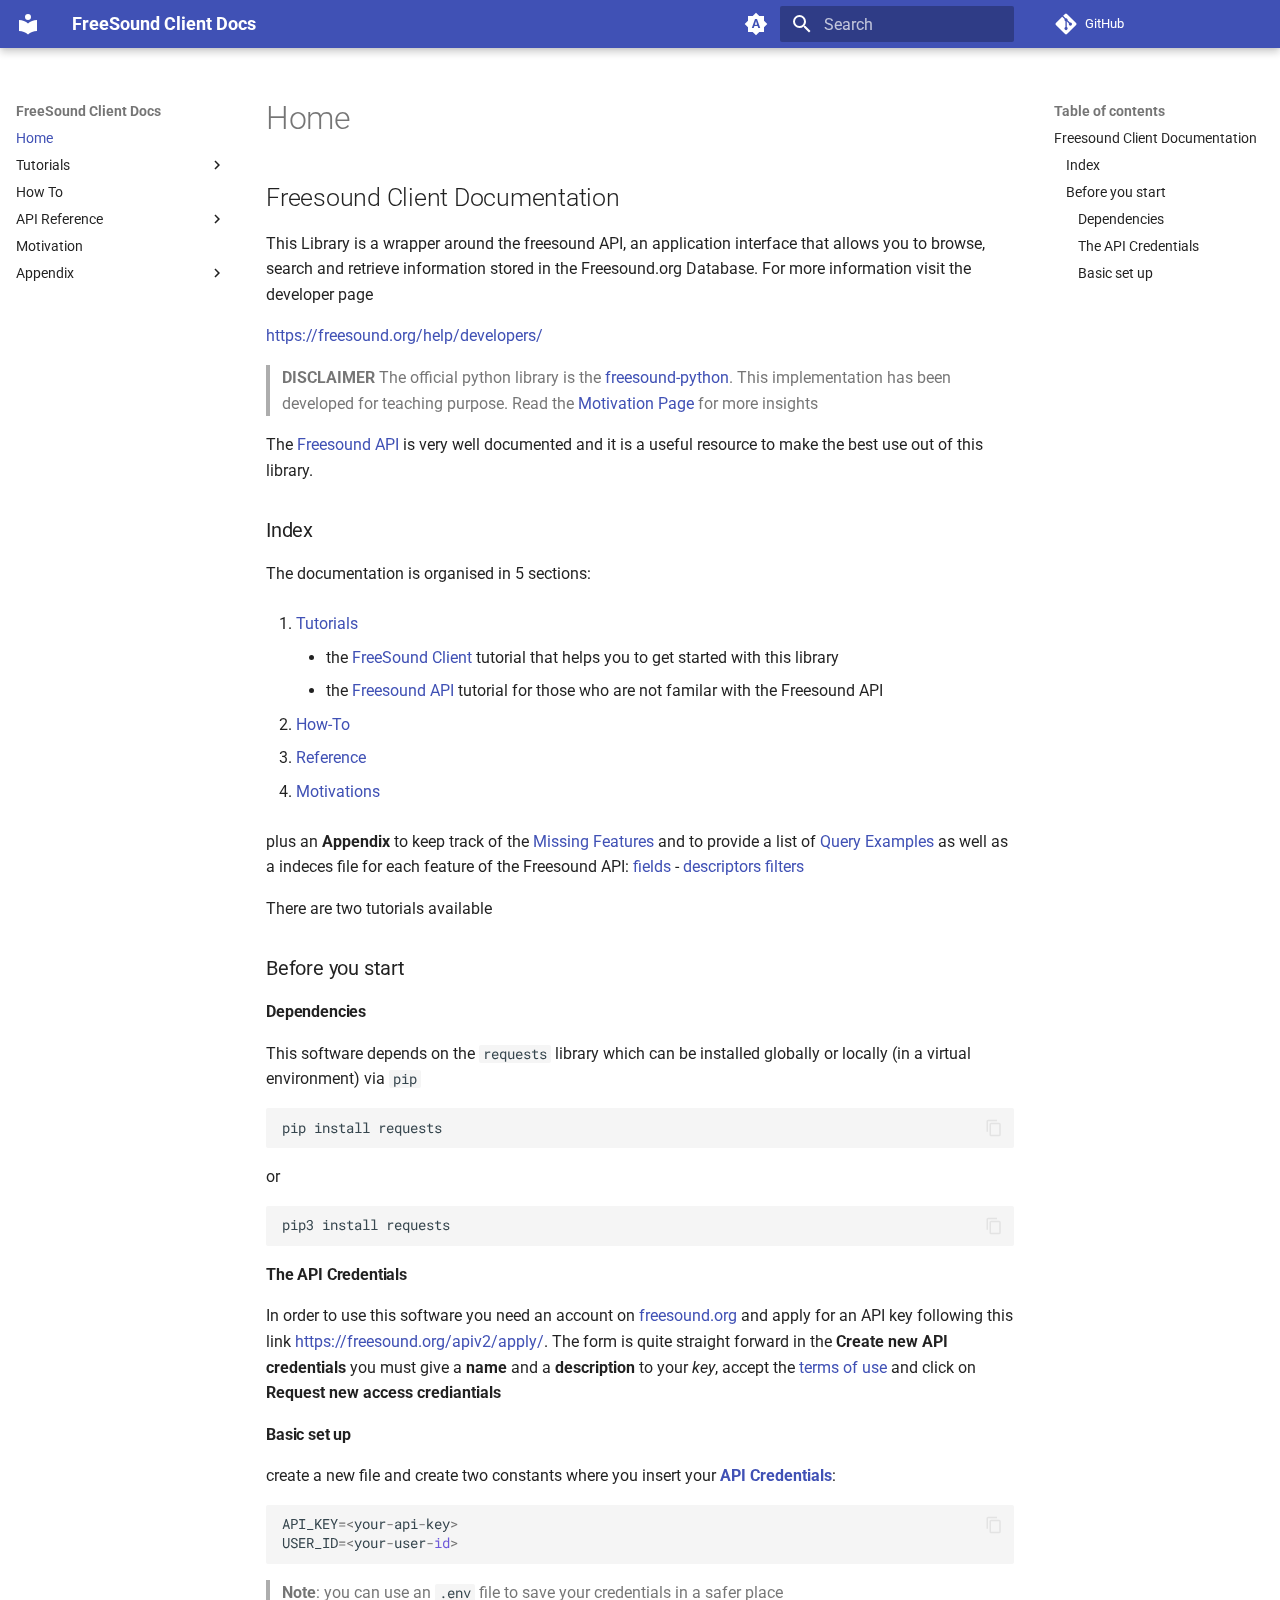
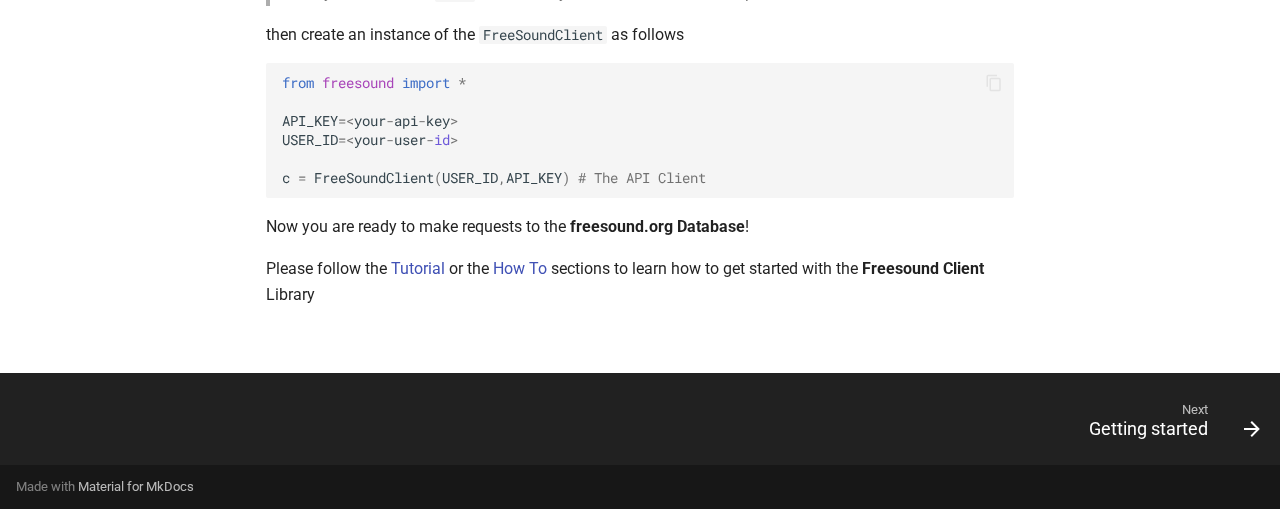
<file: index.html>
<!doctype html>
<html lang="en" class="no-js">
  <head>
    
      <meta charset="utf-8">
      <meta name="viewport" content="width=device-width,initial-scale=1">
      
      
      
        <link rel="canonical" href="https://github.com/ddgg-el/freesound-client/">
      
      
      
        <link rel="next" href="tutorials/tutorial-basics/">
      
      
      <link rel="icon" href="assets/images/favicon.png">
      <meta name="generator" content="mkdocs-1.5.3, mkdocs-material-9.5.10">
    
    
      
        <title>FreeSound Client Docs</title>
      
    
    
      <link rel="stylesheet" href="assets/stylesheets/main.7e359304.min.css">
      
        
        <link rel="stylesheet" href="assets/stylesheets/palette.06af60db.min.css">
      
      


    
    
      
    
    
      
        
        
        <link rel="preconnect" href="https://fonts.gstatic.com" crossorigin>
        <link rel="stylesheet" href="https://fonts.googleapis.com/css?family=Roboto:300,300i,400,400i,700,700i%7CRoboto+Mono:400,400i,700,700i&display=fallback">
        <style>:root{--md-text-font:"Roboto";--md-code-font:"Roboto Mono"}</style>
      
    
    
      <link rel="stylesheet" href="assets/_mkdocstrings.css">
    
      <link rel="stylesheet" href="stylesheets/extra.css">
    
    <script>__md_scope=new URL(".",location),__md_hash=e=>[...e].reduce((e,_)=>(e<<5)-e+_.charCodeAt(0),0),__md_get=(e,_=localStorage,t=__md_scope)=>JSON.parse(_.getItem(t.pathname+"."+e)),__md_set=(e,_,t=localStorage,a=__md_scope)=>{try{t.setItem(a.pathname+"."+e,JSON.stringify(_))}catch(e){}}</script>
    
      

    
    
    
   <link href="assets/stylesheets/glightbox.min.css" rel="stylesheet"/><style>
    html.glightbox-open { overflow: initial; height: 100%; }
    .gslide-title { margin-top: 0px; user-select: text; }
    .gslide-desc { color: #666; user-select: text; }
    .gslide-image img { background: white; }
    .gscrollbar-fixer { padding-right: 15px; }
    .gdesc-inner { font-size: 0.75rem; }
    body[data-md-color-scheme="slate"] .gdesc-inner { background: var(--md-default-bg-color);}
    body[data-md-color-scheme="slate"] .gslide-title { color: var(--md-default-fg-color);}
    body[data-md-color-scheme="slate"] .gslide-desc { color: var(--md-default-fg-color);}</style> <script src="assets/javascripts/glightbox.min.js"></script></head>
  
  
    
    
      
    
    
    
    
    <body dir="ltr" data-md-color-scheme="default" data-md-color-primary="indigo" data-md-color-accent="indigo">
  
    
    <input class="md-toggle" data-md-toggle="drawer" type="checkbox" id="__drawer" autocomplete="off">
    <input class="md-toggle" data-md-toggle="search" type="checkbox" id="__search" autocomplete="off">
    <label class="md-overlay" for="__drawer"></label>
    <div data-md-component="skip">
      
        
        <a href="#freesound-client-documentation" class="md-skip">
          Skip to content
        </a>
      
    </div>
    <div data-md-component="announce">
      
    </div>
    
    
      

  

<header class="md-header md-header--shadow" data-md-component="header">
  <nav class="md-header__inner md-grid" aria-label="Header">
    <a href="." title="FreeSound Client Docs" class="md-header__button md-logo" aria-label="FreeSound Client Docs" data-md-component="logo">
      
  
  <svg xmlns="http://www.w3.org/2000/svg" viewBox="0 0 24 24"><path d="M12 8a3 3 0 0 0 3-3 3 3 0 0 0-3-3 3 3 0 0 0-3 3 3 3 0 0 0 3 3m0 3.54C9.64 9.35 6.5 8 3 8v11c3.5 0 6.64 1.35 9 3.54 2.36-2.19 5.5-3.54 9-3.54V8c-3.5 0-6.64 1.35-9 3.54Z"/></svg>

    </a>
    <label class="md-header__button md-icon" for="__drawer">
      
      <svg xmlns="http://www.w3.org/2000/svg" viewBox="0 0 24 24"><path d="M3 6h18v2H3V6m0 5h18v2H3v-2m0 5h18v2H3v-2Z"/></svg>
    </label>
    <div class="md-header__title" data-md-component="header-title">
      <div class="md-header__ellipsis">
        <div class="md-header__topic">
          <span class="md-ellipsis">
            FreeSound Client Docs
          </span>
        </div>
        <div class="md-header__topic" data-md-component="header-topic">
          <span class="md-ellipsis">
            
              Home
            
          </span>
        </div>
      </div>
    </div>
    
      
        <form class="md-header__option" data-md-component="palette">
  
    
    
    
    <input class="md-option" data-md-color-media="(prefers-color-scheme)" data-md-color-scheme="default" data-md-color-primary="indigo" data-md-color-accent="indigo"  aria-label="Switch to light mode"  type="radio" name="__palette" id="__palette_0">
    
      <label class="md-header__button md-icon" title="Switch to light mode" for="__palette_1" hidden>
        <svg xmlns="http://www.w3.org/2000/svg" viewBox="0 0 24 24"><path d="m14.3 16-.7-2h-3.2l-.7 2H7.8L11 7h2l3.2 9h-1.9M20 8.69V4h-4.69L12 .69 8.69 4H4v4.69L.69 12 4 15.31V20h4.69L12 23.31 15.31 20H20v-4.69L23.31 12 20 8.69m-9.15 3.96h2.3L12 9l-1.15 3.65Z"/></svg>
      </label>
    
  
    
    
    
    <input class="md-option" data-md-color-media="(prefers-color-scheme: light)" data-md-color-scheme="default" data-md-color-primary="indigo" data-md-color-accent="indigo"  aria-label="Switch to dark mode"  type="radio" name="__palette" id="__palette_1">
    
      <label class="md-header__button md-icon" title="Switch to dark mode" for="__palette_2" hidden>
        <svg xmlns="http://www.w3.org/2000/svg" viewBox="0 0 24 24"><path d="M12 2a7 7 0 0 0-7 7c0 2.38 1.19 4.47 3 5.74V17a1 1 0 0 0 1 1h6a1 1 0 0 0 1-1v-2.26c1.81-1.27 3-3.36 3-5.74a7 7 0 0 0-7-7M9 21a1 1 0 0 0 1 1h4a1 1 0 0 0 1-1v-1H9v1Z"/></svg>
      </label>
    
  
    
    
    
    <input class="md-option" data-md-color-media="(prefers-color-scheme: light)" data-md-color-scheme="slate" data-md-color-primary="indigo" data-md-color-accent="indigo"  aria-label="Switch to light mode"  type="radio" name="__palette" id="__palette_2">
    
      <label class="md-header__button md-icon" title="Switch to light mode" for="__palette_0" hidden>
        <svg xmlns="http://www.w3.org/2000/svg" viewBox="0 0 24 24"><path d="M12 2a7 7 0 0 1 7 7c0 2.38-1.19 4.47-3 5.74V17a1 1 0 0 1-1 1H9a1 1 0 0 1-1-1v-2.26C6.19 13.47 5 11.38 5 9a7 7 0 0 1 7-7M9 21v-1h6v1a1 1 0 0 1-1 1h-4a1 1 0 0 1-1-1m3-17a5 5 0 0 0-5 5c0 2.05 1.23 3.81 3 4.58V16h4v-2.42c1.77-.77 3-2.53 3-4.58a5 5 0 0 0-5-5Z"/></svg>
      </label>
    
  
</form>
      
    
    
      <script>var media,input,key,value,palette=__md_get("__palette");if(palette&&palette.color){"(prefers-color-scheme)"===palette.color.media&&(media=matchMedia("(prefers-color-scheme: light)"),input=document.querySelector(media.matches?"[data-md-color-media='(prefers-color-scheme: light)']":"[data-md-color-media='(prefers-color-scheme: dark)']"),palette.color.media=input.getAttribute("data-md-color-media"),palette.color.scheme=input.getAttribute("data-md-color-scheme"),palette.color.primary=input.getAttribute("data-md-color-primary"),palette.color.accent=input.getAttribute("data-md-color-accent"));for([key,value]of Object.entries(palette.color))document.body.setAttribute("data-md-color-"+key,value)}</script>
    
    
    
      <label class="md-header__button md-icon" for="__search">
        
        <svg xmlns="http://www.w3.org/2000/svg" viewBox="0 0 24 24"><path d="M9.5 3A6.5 6.5 0 0 1 16 9.5c0 1.61-.59 3.09-1.56 4.23l.27.27h.79l5 5-1.5 1.5-5-5v-.79l-.27-.27A6.516 6.516 0 0 1 9.5 16 6.5 6.5 0 0 1 3 9.5 6.5 6.5 0 0 1 9.5 3m0 2C7 5 5 7 5 9.5S7 14 9.5 14 14 12 14 9.5 12 5 9.5 5Z"/></svg>
      </label>
      <div class="md-search" data-md-component="search" role="dialog">
  <label class="md-search__overlay" for="__search"></label>
  <div class="md-search__inner" role="search">
    <form class="md-search__form" name="search">
      <input type="text" class="md-search__input" name="query" aria-label="Search" placeholder="Search" autocapitalize="off" autocorrect="off" autocomplete="off" spellcheck="false" data-md-component="search-query" required>
      <label class="md-search__icon md-icon" for="__search">
        
        <svg xmlns="http://www.w3.org/2000/svg" viewBox="0 0 24 24"><path d="M9.5 3A6.5 6.5 0 0 1 16 9.5c0 1.61-.59 3.09-1.56 4.23l.27.27h.79l5 5-1.5 1.5-5-5v-.79l-.27-.27A6.516 6.516 0 0 1 9.5 16 6.5 6.5 0 0 1 3 9.5 6.5 6.5 0 0 1 9.5 3m0 2C7 5 5 7 5 9.5S7 14 9.5 14 14 12 14 9.5 12 5 9.5 5Z"/></svg>
        
        <svg xmlns="http://www.w3.org/2000/svg" viewBox="0 0 24 24"><path d="M20 11v2H8l5.5 5.5-1.42 1.42L4.16 12l7.92-7.92L13.5 5.5 8 11h12Z"/></svg>
      </label>
      <nav class="md-search__options" aria-label="Search">
        
        <button type="reset" class="md-search__icon md-icon" title="Clear" aria-label="Clear" tabindex="-1">
          
          <svg xmlns="http://www.w3.org/2000/svg" viewBox="0 0 24 24"><path d="M19 6.41 17.59 5 12 10.59 6.41 5 5 6.41 10.59 12 5 17.59 6.41 19 12 13.41 17.59 19 19 17.59 13.41 12 19 6.41Z"/></svg>
        </button>
      </nav>
      
        <div class="md-search__suggest" data-md-component="search-suggest"></div>
      
    </form>
    <div class="md-search__output">
      <div class="md-search__scrollwrap" data-md-scrollfix>
        <div class="md-search-result" data-md-component="search-result">
          <div class="md-search-result__meta">
            Initializing search
          </div>
          <ol class="md-search-result__list" role="presentation"></ol>
        </div>
      </div>
    </div>
  </div>
</div>
    
    
      <div class="md-header__source">
        <a href="https://github.com/ddgg-el/freesound-client" title="Go to repository" class="md-source" data-md-component="source">
  <div class="md-source__icon md-icon">
    
    <svg xmlns="http://www.w3.org/2000/svg" viewBox="0 0 448 512"><!--! Font Awesome Free 6.5.1 by @fontawesome - https://fontawesome.com License - https://fontawesome.com/license/free (Icons: CC BY 4.0, Fonts: SIL OFL 1.1, Code: MIT License) Copyright 2023 Fonticons, Inc.--><path d="M439.55 236.05 244 40.45a28.87 28.87 0 0 0-40.81 0l-40.66 40.63 51.52 51.52c27.06-9.14 52.68 16.77 43.39 43.68l49.66 49.66c34.23-11.8 61.18 31 35.47 56.69-26.49 26.49-70.21-2.87-56-37.34L240.22 199v121.85c25.3 12.54 22.26 41.85 9.08 55a34.34 34.34 0 0 1-48.55 0c-17.57-17.6-11.07-46.91 11.25-56v-123c-20.8-8.51-24.6-30.74-18.64-45L142.57 101 8.45 235.14a28.86 28.86 0 0 0 0 40.81l195.61 195.6a28.86 28.86 0 0 0 40.8 0l194.69-194.69a28.86 28.86 0 0 0 0-40.81z"/></svg>
  </div>
  <div class="md-source__repository">
    GitHub
  </div>
</a>
      </div>
    
  </nav>
  
</header>
    
    <div class="md-container" data-md-component="container">
      
      
        
          
        
      
      <main class="md-main" data-md-component="main">
        <div class="md-main__inner md-grid">
          
            
              
              <div class="md-sidebar md-sidebar--primary" data-md-component="sidebar" data-md-type="navigation" >
                <div class="md-sidebar__scrollwrap">
                  <div class="md-sidebar__inner">
                    



<nav class="md-nav md-nav--primary" aria-label="Navigation" data-md-level="0">
  <label class="md-nav__title" for="__drawer">
    <a href="." title="FreeSound Client Docs" class="md-nav__button md-logo" aria-label="FreeSound Client Docs" data-md-component="logo">
      
  
  <svg xmlns="http://www.w3.org/2000/svg" viewBox="0 0 24 24"><path d="M12 8a3 3 0 0 0 3-3 3 3 0 0 0-3-3 3 3 0 0 0-3 3 3 3 0 0 0 3 3m0 3.54C9.64 9.35 6.5 8 3 8v11c3.5 0 6.64 1.35 9 3.54 2.36-2.19 5.5-3.54 9-3.54V8c-3.5 0-6.64 1.35-9 3.54Z"/></svg>

    </a>
    FreeSound Client Docs
  </label>
  
    <div class="md-nav__source">
      <a href="https://github.com/ddgg-el/freesound-client" title="Go to repository" class="md-source" data-md-component="source">
  <div class="md-source__icon md-icon">
    
    <svg xmlns="http://www.w3.org/2000/svg" viewBox="0 0 448 512"><!--! Font Awesome Free 6.5.1 by @fontawesome - https://fontawesome.com License - https://fontawesome.com/license/free (Icons: CC BY 4.0, Fonts: SIL OFL 1.1, Code: MIT License) Copyright 2023 Fonticons, Inc.--><path d="M439.55 236.05 244 40.45a28.87 28.87 0 0 0-40.81 0l-40.66 40.63 51.52 51.52c27.06-9.14 52.68 16.77 43.39 43.68l49.66 49.66c34.23-11.8 61.18 31 35.47 56.69-26.49 26.49-70.21-2.87-56-37.34L240.22 199v121.85c25.3 12.54 22.26 41.85 9.08 55a34.34 34.34 0 0 1-48.55 0c-17.57-17.6-11.07-46.91 11.25-56v-123c-20.8-8.51-24.6-30.74-18.64-45L142.57 101 8.45 235.14a28.86 28.86 0 0 0 0 40.81l195.61 195.6a28.86 28.86 0 0 0 40.8 0l194.69-194.69a28.86 28.86 0 0 0 0-40.81z"/></svg>
  </div>
  <div class="md-source__repository">
    GitHub
  </div>
</a>
    </div>
  
  <ul class="md-nav__list" data-md-scrollfix>
    
      
      
  
  
    
  
  
  
    <li class="md-nav__item md-nav__item--active">
      
      <input class="md-nav__toggle md-toggle" type="checkbox" id="__toc">
      
      
      
        <label class="md-nav__link md-nav__link--active" for="__toc">
          
  
  <span class="md-ellipsis">
    Home
  </span>
  

          <span class="md-nav__icon md-icon"></span>
        </label>
      
      <a href="." class="md-nav__link md-nav__link--active">
        
  
  <span class="md-ellipsis">
    Home
  </span>
  

      </a>
      
        

<nav class="md-nav md-nav--secondary" aria-label="Table of contents">
  
  
  
  
    <label class="md-nav__title" for="__toc">
      <span class="md-nav__icon md-icon"></span>
      Table of contents
    </label>
    <ul class="md-nav__list" data-md-component="toc" data-md-scrollfix>
      
        <li class="md-nav__item">
  <a href="#freesound-client-documentation" class="md-nav__link">
    <span class="md-ellipsis">
      Freesound Client Documentation
    </span>
  </a>
  
    <nav class="md-nav" aria-label="Freesound Client Documentation">
      <ul class="md-nav__list">
        
          <li class="md-nav__item">
  <a href="#index" class="md-nav__link">
    <span class="md-ellipsis">
      Index
    </span>
  </a>
  
</li>
        
          <li class="md-nav__item">
  <a href="#before-you-start" class="md-nav__link">
    <span class="md-ellipsis">
      Before you start
    </span>
  </a>
  
    <nav class="md-nav" aria-label="Before you start">
      <ul class="md-nav__list">
        
          <li class="md-nav__item">
  <a href="#dependencies" class="md-nav__link">
    <span class="md-ellipsis">
      Dependencies
    </span>
  </a>
  
</li>
        
          <li class="md-nav__item">
  <a href="#the-api-credentials" class="md-nav__link">
    <span class="md-ellipsis">
      The API Credentials
    </span>
  </a>
  
</li>
        
          <li class="md-nav__item">
  <a href="#basic-set-up" class="md-nav__link">
    <span class="md-ellipsis">
      Basic set up
    </span>
  </a>
  
</li>
        
      </ul>
    </nav>
  
</li>
        
      </ul>
    </nav>
  
</li>
      
    </ul>
  
</nav>
      
    </li>
  

    
      
      
  
  
  
  
    
    
    
    
    <li class="md-nav__item md-nav__item--nested">
      
        
        
        <input class="md-nav__toggle md-toggle " type="checkbox" id="__nav_2" >
        
          
          <label class="md-nav__link" for="__nav_2" id="__nav_2_label" tabindex="0">
            
  
  <span class="md-ellipsis">
    Tutorials
  </span>
  

            <span class="md-nav__icon md-icon"></span>
          </label>
        
        <nav class="md-nav" data-md-level="1" aria-labelledby="__nav_2_label" aria-expanded="false">
          <label class="md-nav__title" for="__nav_2">
            <span class="md-nav__icon md-icon"></span>
            Tutorials
          </label>
          <ul class="md-nav__list" data-md-scrollfix>
            
              
                
  
  
  
  
    <li class="md-nav__item">
      <a href="tutorials/tutorial-basics/" class="md-nav__link">
        
  
  <span class="md-ellipsis">
    Getting started
  </span>
  

      </a>
    </li>
  

              
            
              
                
  
  
  
  
    <li class="md-nav__item">
      <a href="tutorials/tutorial-freesound/" class="md-nav__link">
        
  
  <span class="md-ellipsis">
    How does the Freesound API works
  </span>
  

      </a>
    </li>
  

              
            
          </ul>
        </nav>
      
    </li>
  

    
      
      
  
  
  
  
    <li class="md-nav__item">
      <a href="how-to-guide/" class="md-nav__link">
        
  
  <span class="md-ellipsis">
    How To
  </span>
  

      </a>
    </li>
  

    
      
      
  
  
  
  
    
    
    
    
    <li class="md-nav__item md-nav__item--nested">
      
        
        
        <input class="md-nav__toggle md-toggle " type="checkbox" id="__nav_4" >
        
          
          <label class="md-nav__link" for="__nav_4" id="__nav_4_label" tabindex="0">
            
  
  <span class="md-ellipsis">
    API Reference
  </span>
  

            <span class="md-nav__icon md-icon"></span>
          </label>
        
        <nav class="md-nav" data-md-level="1" aria-labelledby="__nav_4_label" aria-expanded="false">
          <label class="md-nav__title" for="__nav_4">
            <span class="md-nav__icon md-icon"></span>
            API Reference
          </label>
          <ul class="md-nav__list" data-md-scrollfix>
            
              
                
  
  
  
  
    <li class="md-nav__item">
      <a href="api/api-reference/" class="md-nav__link">
        
  
  <span class="md-ellipsis">
    Overview
  </span>
  

      </a>
    </li>
  

              
            
              
                
  
  
  
  
    <li class="md-nav__item">
      <a href="api/api-client/" class="md-nav__link">
        
  
  <span class="md-ellipsis">
    FreeSoundClient
  </span>
  

      </a>
    </li>
  

              
            
              
                
  
  
  
  
    <li class="md-nav__item">
      <a href="api/api-utilities/" class="md-nav__link">
        
  
  <span class="md-ellipsis">
    Utilities
  </span>
  

      </a>
    </li>
  

              
            
              
                
  
  
  
  
    <li class="md-nav__item">
      <a href="api/api-fs-api/" class="md-nav__link">
        
  
  <span class="md-ellipsis">
    freesound-api
  </span>
  

      </a>
    </li>
  

              
            
          </ul>
        </nav>
      
    </li>
  

    
      
      
  
  
  
  
    <li class="md-nav__item">
      <a href="motivation/" class="md-nav__link">
        
  
  <span class="md-ellipsis">
    Motivation
  </span>
  

      </a>
    </li>
  

    
      
      
  
  
  
  
    
    
    
    
    <li class="md-nav__item md-nav__item--nested">
      
        
        
        <input class="md-nav__toggle md-toggle " type="checkbox" id="__nav_6" >
        
          
          <label class="md-nav__link" for="__nav_6" id="__nav_6_label" tabindex="0">
            
  
  <span class="md-ellipsis">
    Appendix
  </span>
  

            <span class="md-nav__icon md-icon"></span>
          </label>
        
        <nav class="md-nav" data-md-level="1" aria-labelledby="__nav_6_label" aria-expanded="false">
          <label class="md-nav__title" for="__nav_6">
            <span class="md-nav__icon md-icon"></span>
            Appendix
          </label>
          <ul class="md-nav__list" data-md-scrollfix>
            
              
                
  
  
  
  
    <li class="md-nav__item">
      <a href="appendix/missing-features/" class="md-nav__link">
        
  
  <span class="md-ellipsis">
    Missing Features
  </span>
  

      </a>
    </li>
  

              
            
              
                
  
  
  
  
    <li class="md-nav__item">
      <a href="appendix/query-examples/" class="md-nav__link">
        
  
  <span class="md-ellipsis">
    Search Examples
  </span>
  

      </a>
    </li>
  

              
            
              
                
  
  
  
  
    
    
    
    
    <li class="md-nav__item md-nav__item--nested">
      
        
        
        <input class="md-nav__toggle md-toggle " type="checkbox" id="__nav_6_3" >
        
          
          <label class="md-nav__link" for="__nav_6_3" id="__nav_6_3_label" tabindex="0">
            
  
  <span class="md-ellipsis">
    Lists
  </span>
  

            <span class="md-nav__icon md-icon"></span>
          </label>
        
        <nav class="md-nav" data-md-level="2" aria-labelledby="__nav_6_3_label" aria-expanded="false">
          <label class="md-nav__title" for="__nav_6_3">
            <span class="md-nav__icon md-icon"></span>
            Lists
          </label>
          <ul class="md-nav__list" data-md-scrollfix>
            
              
                
  
  
  
  
    <li class="md-nav__item">
      <a href="appendix/fields-list/" class="md-nav__link">
        
  
  <span class="md-ellipsis">
    Fields
  </span>
  

      </a>
    </li>
  

              
            
              
                
  
  
  
  
    <li class="md-nav__item">
      <a href="appendix/descriptors-list/" class="md-nav__link">
        
  
  <span class="md-ellipsis">
    Descriptors
  </span>
  

      </a>
    </li>
  

              
            
              
                
  
  
  
  
    <li class="md-nav__item">
      <a href="appendix/filters-list/" class="md-nav__link">
        
  
  <span class="md-ellipsis">
    Filters
  </span>
  

      </a>
    </li>
  

              
            
          </ul>
        </nav>
      
    </li>
  

              
            
          </ul>
        </nav>
      
    </li>
  

    
  </ul>
</nav>
                  </div>
                </div>
              </div>
            
            
              
              <div class="md-sidebar md-sidebar--secondary" data-md-component="sidebar" data-md-type="toc" >
                <div class="md-sidebar__scrollwrap">
                  <div class="md-sidebar__inner">
                    

<nav class="md-nav md-nav--secondary" aria-label="Table of contents">
  
  
  
  
    <label class="md-nav__title" for="__toc">
      <span class="md-nav__icon md-icon"></span>
      Table of contents
    </label>
    <ul class="md-nav__list" data-md-component="toc" data-md-scrollfix>
      
        <li class="md-nav__item">
  <a href="#freesound-client-documentation" class="md-nav__link">
    <span class="md-ellipsis">
      Freesound Client Documentation
    </span>
  </a>
  
    <nav class="md-nav" aria-label="Freesound Client Documentation">
      <ul class="md-nav__list">
        
          <li class="md-nav__item">
  <a href="#index" class="md-nav__link">
    <span class="md-ellipsis">
      Index
    </span>
  </a>
  
</li>
        
          <li class="md-nav__item">
  <a href="#before-you-start" class="md-nav__link">
    <span class="md-ellipsis">
      Before you start
    </span>
  </a>
  
    <nav class="md-nav" aria-label="Before you start">
      <ul class="md-nav__list">
        
          <li class="md-nav__item">
  <a href="#dependencies" class="md-nav__link">
    <span class="md-ellipsis">
      Dependencies
    </span>
  </a>
  
</li>
        
          <li class="md-nav__item">
  <a href="#the-api-credentials" class="md-nav__link">
    <span class="md-ellipsis">
      The API Credentials
    </span>
  </a>
  
</li>
        
          <li class="md-nav__item">
  <a href="#basic-set-up" class="md-nav__link">
    <span class="md-ellipsis">
      Basic set up
    </span>
  </a>
  
</li>
        
      </ul>
    </nav>
  
</li>
        
      </ul>
    </nav>
  
</li>
      
    </ul>
  
</nav>
                  </div>
                </div>
              </div>
            
          
          
            <div class="md-content" data-md-component="content">
              <article class="md-content__inner md-typeset">
                
                  

  
  


  <h1>Home</h1>

<h2 id="freesound-client-documentation">Freesound Client Documentation</h2>
<p>This Library is a wrapper around the freesound API, an application interface that allows you to browse, search and retrieve information stored in the Freesound.org Database. For more information visit the developer page</p>
<p><a href="https://freesound.org/help/developers/">https://freesound.org/help/developers/</a></p>
<blockquote>
<p><strong>DISCLAIMER</strong>
The official python library is the <a href="https://github.com/MTG/freesound-python">freesound-python</a>. This implementation has been developed for teaching purpose. Read the <a href="motivation/">Motivation Page</a> for more insights</p>
</blockquote>
<p>The <a href="https://freesound.org/docs/api/index.html">Freesound API</a> is very well documented and it is a useful resource to make the best use out of this library.</p>
<h3 id="index">Index</h3>
<p>The documentation is organised in 5 sections:</p>
<ol>
<li>
<p><a href="">Tutorials</a></p>
<ul>
<li>the <a href="tutorials/tutorial-basics/">FreeSound Client</a> tutorial that helps you to get started with this library</li>
<li>the <a href="tutorials/tutorial-freesound/">Freesound API</a> tutorial for those who are not familar with the Freesound API</li>
</ul>
</li>
<li>
<p><a href="how-to-guide/">How-To</a></p>
</li>
<li>
<p><a href="api/api-reference/">Reference</a></p>
</li>
<li>
<p><a href="motivation/">Motivations</a></p>
</li>
</ol>
<p>plus an <strong>Appendix</strong> to keep track of the <a href="appendix/missing-features/">Missing Features</a> and to provide a list of <a href="appendix/query-examples/">Query Examples</a> as well as a indeces file for each feature of the Freesound API: <a href="appendix/fields-list/">fields</a> - <a href="appendix/descriptors-list/">descriptors</a> <a href="appendix/filters-list/">filters</a></p>
<p>There are two tutorials available</p>
<h3 id="before-you-start">Before you start</h3>
<h4 id="dependencies">Dependencies</h4>
<p>This software depends on the <code>requests</code> library which can be installed globally or locally (in a virtual environment) via <code>pip</code>
<div class="highlight"><pre><span></span><code>pip install requests
</code></pre></div>
or
<div class="highlight"><pre><span></span><code>pip3 install requests
</code></pre></div></p>
<h4 id="the-api-credentials">The API Credentials</h4>
<p>In order to use this software you need an account on <a href="https://freesound.org">freesound.org</a> and apply for an API key following this link <a href="https://freesound.org/apiv2/apply/">https://freesound.org/apiv2/apply/</a>. The form is quite straight forward in the <strong>Create new API credentials</strong> you must give a <strong>name</strong> and a <strong>description</strong> to your <em>key</em>, accept the <a href="https://freesound.org/help/tos_api/">terms of use </a> and click on <strong>Request new access crediantials</strong></p>
<h4 id="basic-set-up">Basic set up</h4>
<p>create a new file and create two constants where you insert your <a href="./#the-api-credentials"><strong>API Credentials</strong></a>:
<div class="highlight"><pre><span></span><code><span class="n">API_KEY</span><span class="o">=&lt;</span><span class="n">your</span><span class="o">-</span><span class="n">api</span><span class="o">-</span><span class="n">key</span><span class="o">&gt;</span>
<span class="n">USER_ID</span><span class="o">=&lt;</span><span class="n">your</span><span class="o">-</span><span class="n">user</span><span class="o">-</span><span class="nb">id</span><span class="o">&gt;</span>
</code></pre></div></p>
<blockquote>
<p><strong>Note</strong>: you can use an <code>.env</code> file to save your credentials in a safer place</p>
</blockquote>
<p>then create an instance of the <code>FreeSoundClient</code> as follows</p>
<p><div class="highlight"><pre><span></span><code><span class="kn">from</span> <span class="nn">freesound</span> <span class="kn">import</span> <span class="o">*</span>

<span class="n">API_KEY</span><span class="o">=&lt;</span><span class="n">your</span><span class="o">-</span><span class="n">api</span><span class="o">-</span><span class="n">key</span><span class="o">&gt;</span>
<span class="n">USER_ID</span><span class="o">=&lt;</span><span class="n">your</span><span class="o">-</span><span class="n">user</span><span class="o">-</span><span class="nb">id</span><span class="o">&gt;</span>

<span class="n">c</span> <span class="o">=</span> <span class="n">FreeSoundClient</span><span class="p">(</span><span class="n">USER_ID</span><span class="p">,</span><span class="n">API_KEY</span><span class="p">)</span> <span class="c1"># The API Client</span>
</code></pre></div>
Now you are ready to make requests to the <strong>freesound.org Database</strong>!</p>
<p>Please follow the <a href="tutorials/tutorial-basics/">Tutorial</a> or the <a href="how-to-guide/">How To</a> sections to learn how to get started with the <strong>Freesound Client</strong> Library</p>
<p><br></p>












                
              </article>
            </div>
          
          
<script>var target=document.getElementById(location.hash.slice(1));target&&target.name&&(target.checked=target.name.startsWith("__tabbed_"))</script>
        </div>
        
      </main>
      
        <footer class="md-footer">
  
    
      
      <nav class="md-footer__inner md-grid" aria-label="Footer" >
        
        
          
          <a href="tutorials/tutorial-basics/" class="md-footer__link md-footer__link--next" aria-label="Next: Getting started">
            <div class="md-footer__title">
              <span class="md-footer__direction">
                Next
              </span>
              <div class="md-ellipsis">
                Getting started
              </div>
            </div>
            <div class="md-footer__button md-icon">
              
              <svg xmlns="http://www.w3.org/2000/svg" viewBox="0 0 24 24"><path d="M4 11v2h12l-5.5 5.5 1.42 1.42L19.84 12l-7.92-7.92L10.5 5.5 16 11H4Z"/></svg>
            </div>
          </a>
        
      </nav>
    
  
  <div class="md-footer-meta md-typeset">
    <div class="md-footer-meta__inner md-grid">
      <div class="md-copyright">
  
  
    Made with
    <a href="https://squidfunk.github.io/mkdocs-material/" target="_blank" rel="noopener">
      Material for MkDocs
    </a>
  
</div>
      
    </div>
  </div>
</footer>
      
    </div>
    <div class="md-dialog" data-md-component="dialog">
      <div class="md-dialog__inner md-typeset"></div>
    </div>
    
    
    <script id="__config" type="application/json">{"base": ".", "features": ["search.suggest", "navigation.footer", "content.code.copy", "content.code.select"], "search": "assets/javascripts/workers/search.b8dbb3d2.min.js", "translations": {"clipboard.copied": "Copied to clipboard", "clipboard.copy": "Copy to clipboard", "search.result.more.one": "1 more on this page", "search.result.more.other": "# more on this page", "search.result.none": "No matching documents", "search.result.one": "1 matching document", "search.result.other": "# matching documents", "search.result.placeholder": "Type to start searching", "search.result.term.missing": "Missing", "select.version": "Select version"}}</script>
    
    
      <script src="assets/javascripts/bundle.8fd75fb4.min.js"></script>
      
    
  <script>document$.subscribe(() => {const lightbox = GLightbox({"touchNavigation": true, "loop": false, "zoomable": true, "draggable": true, "openEffect": "zoom", "closeEffect": "zoom", "slideEffect": "slide"});})</script></body>
</html>
</file>
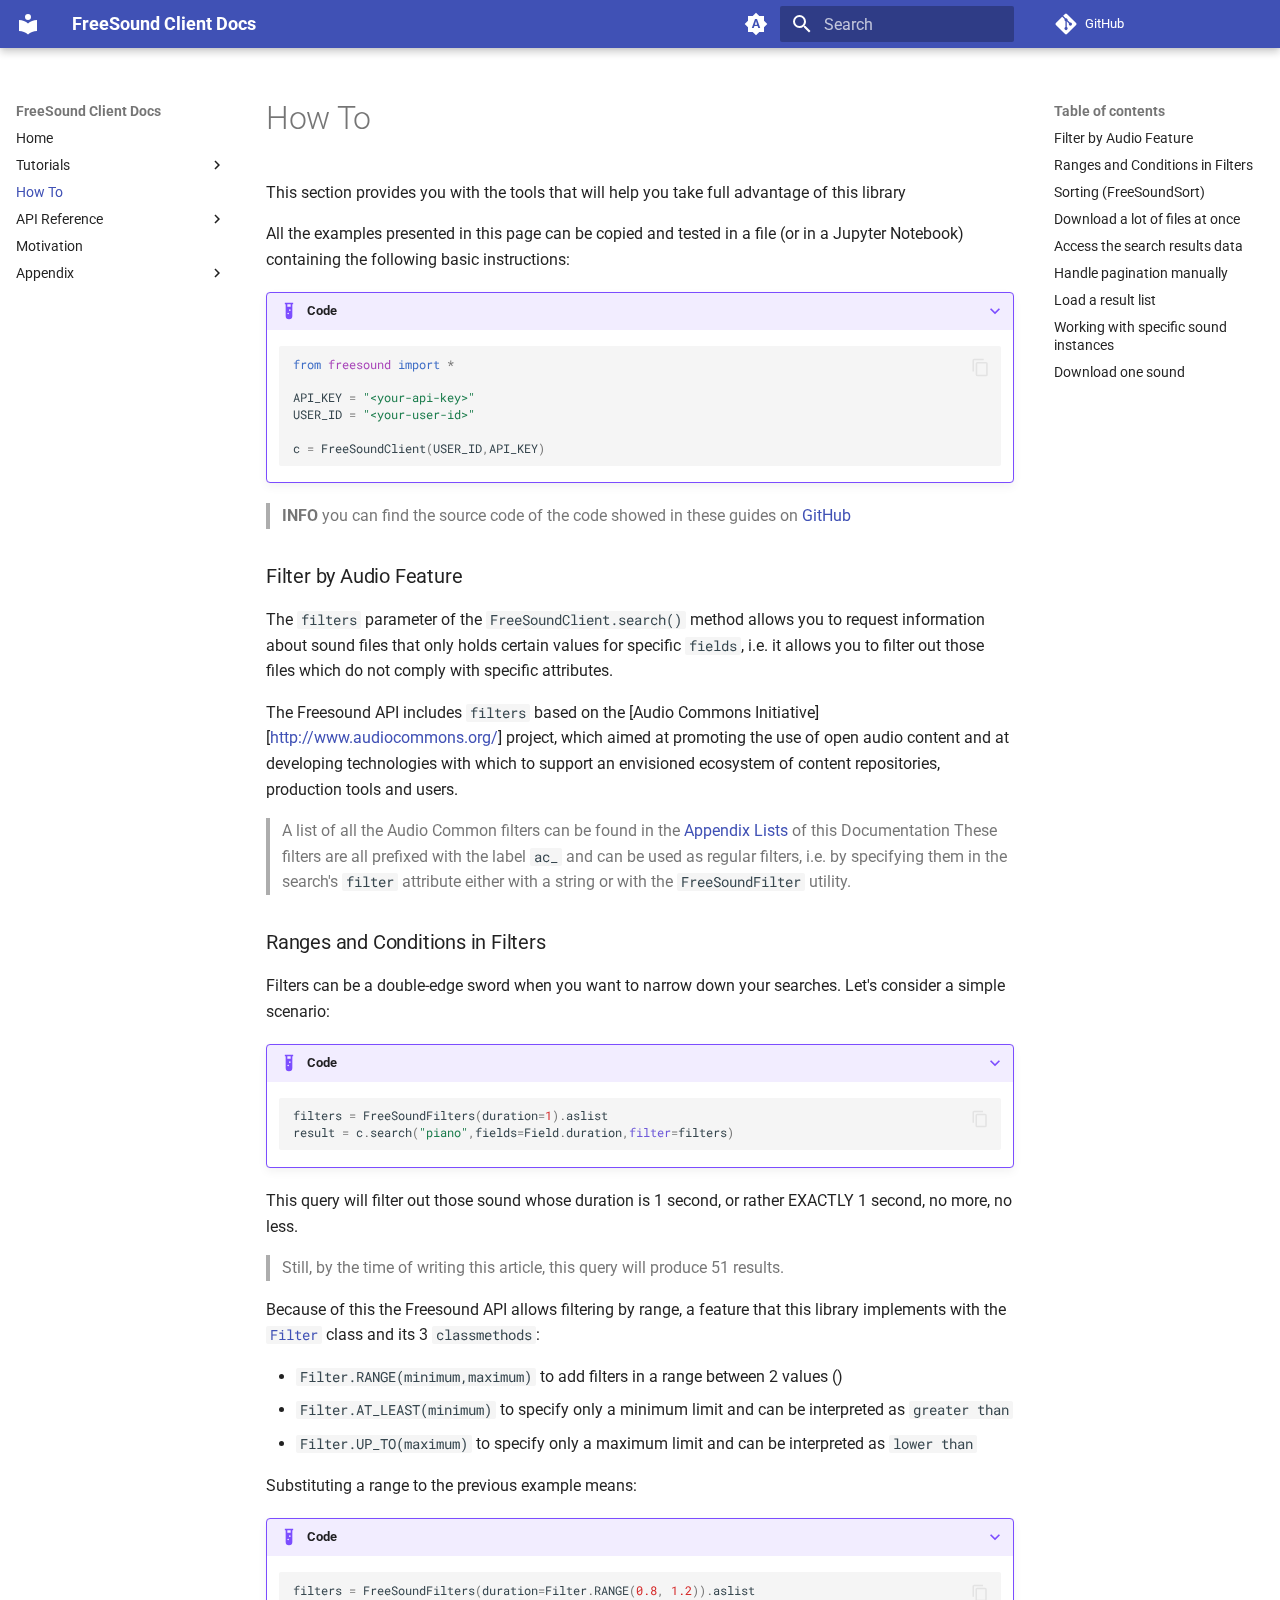
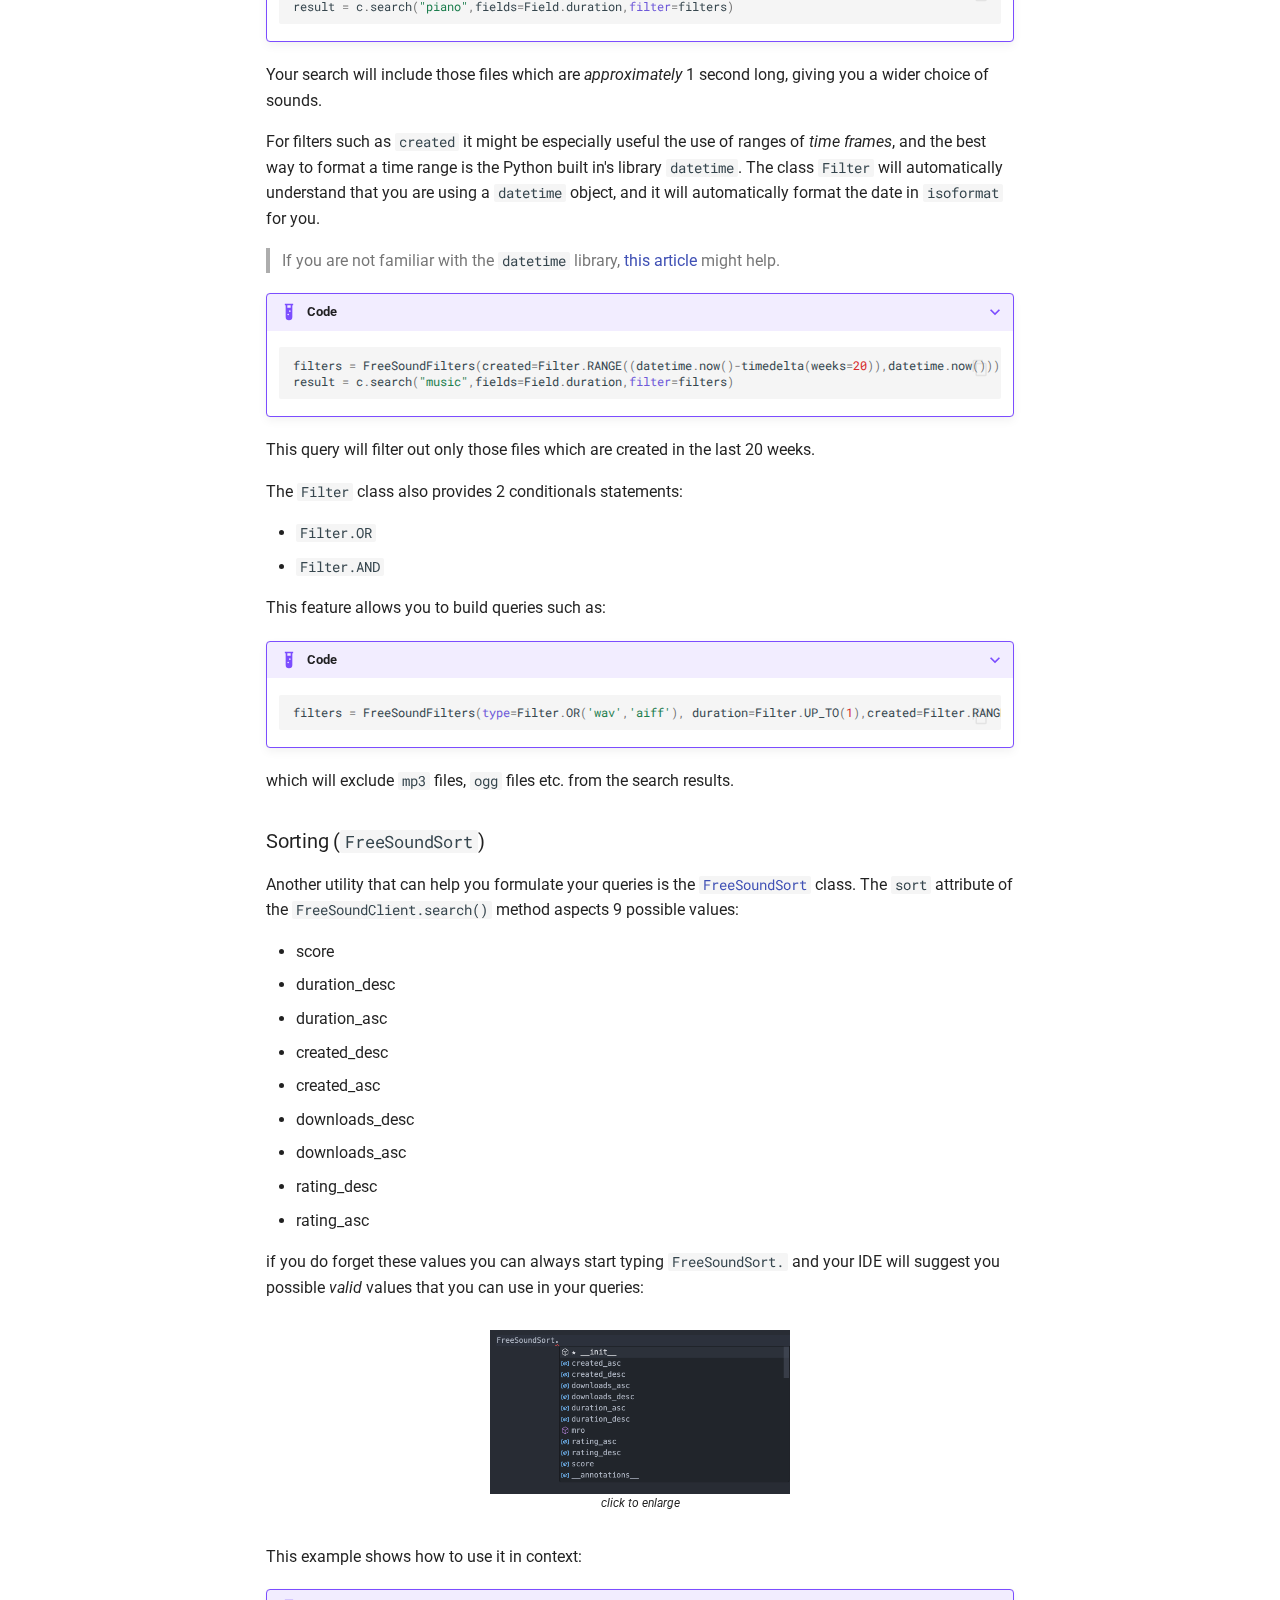
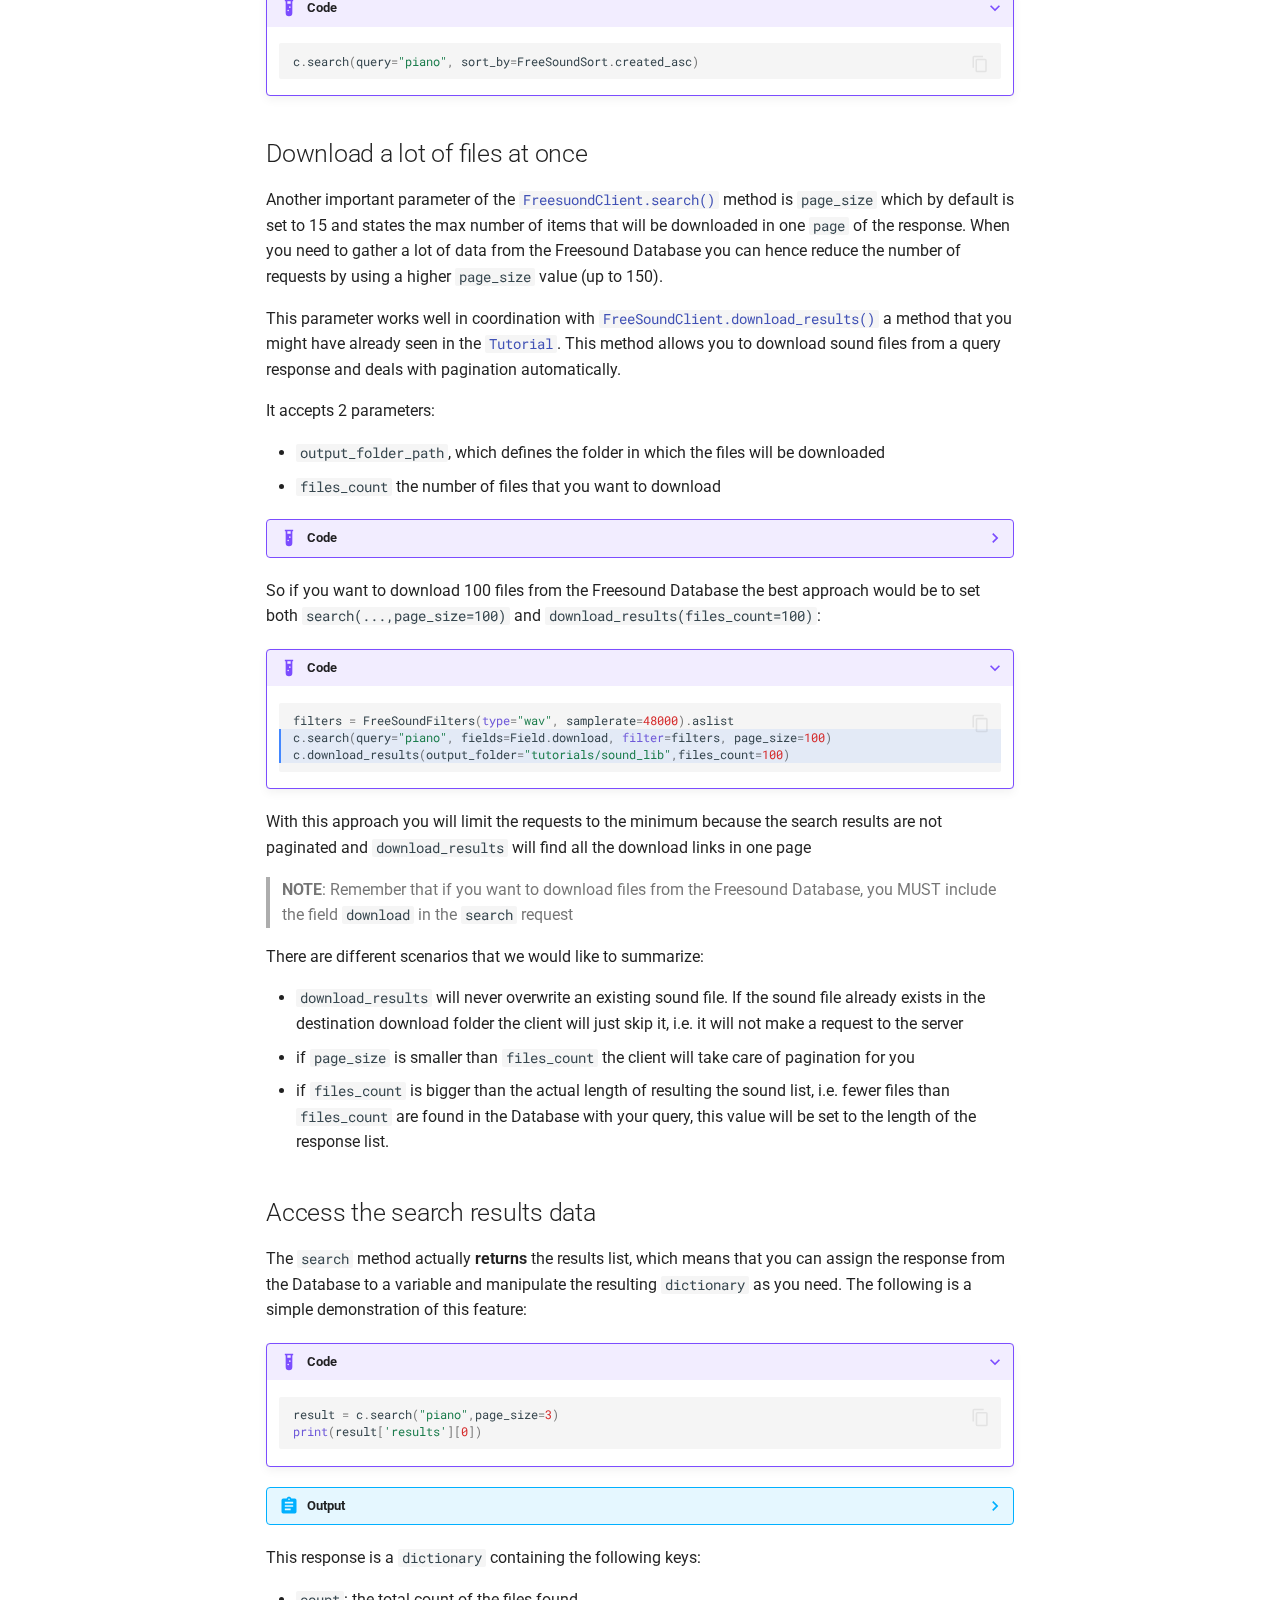
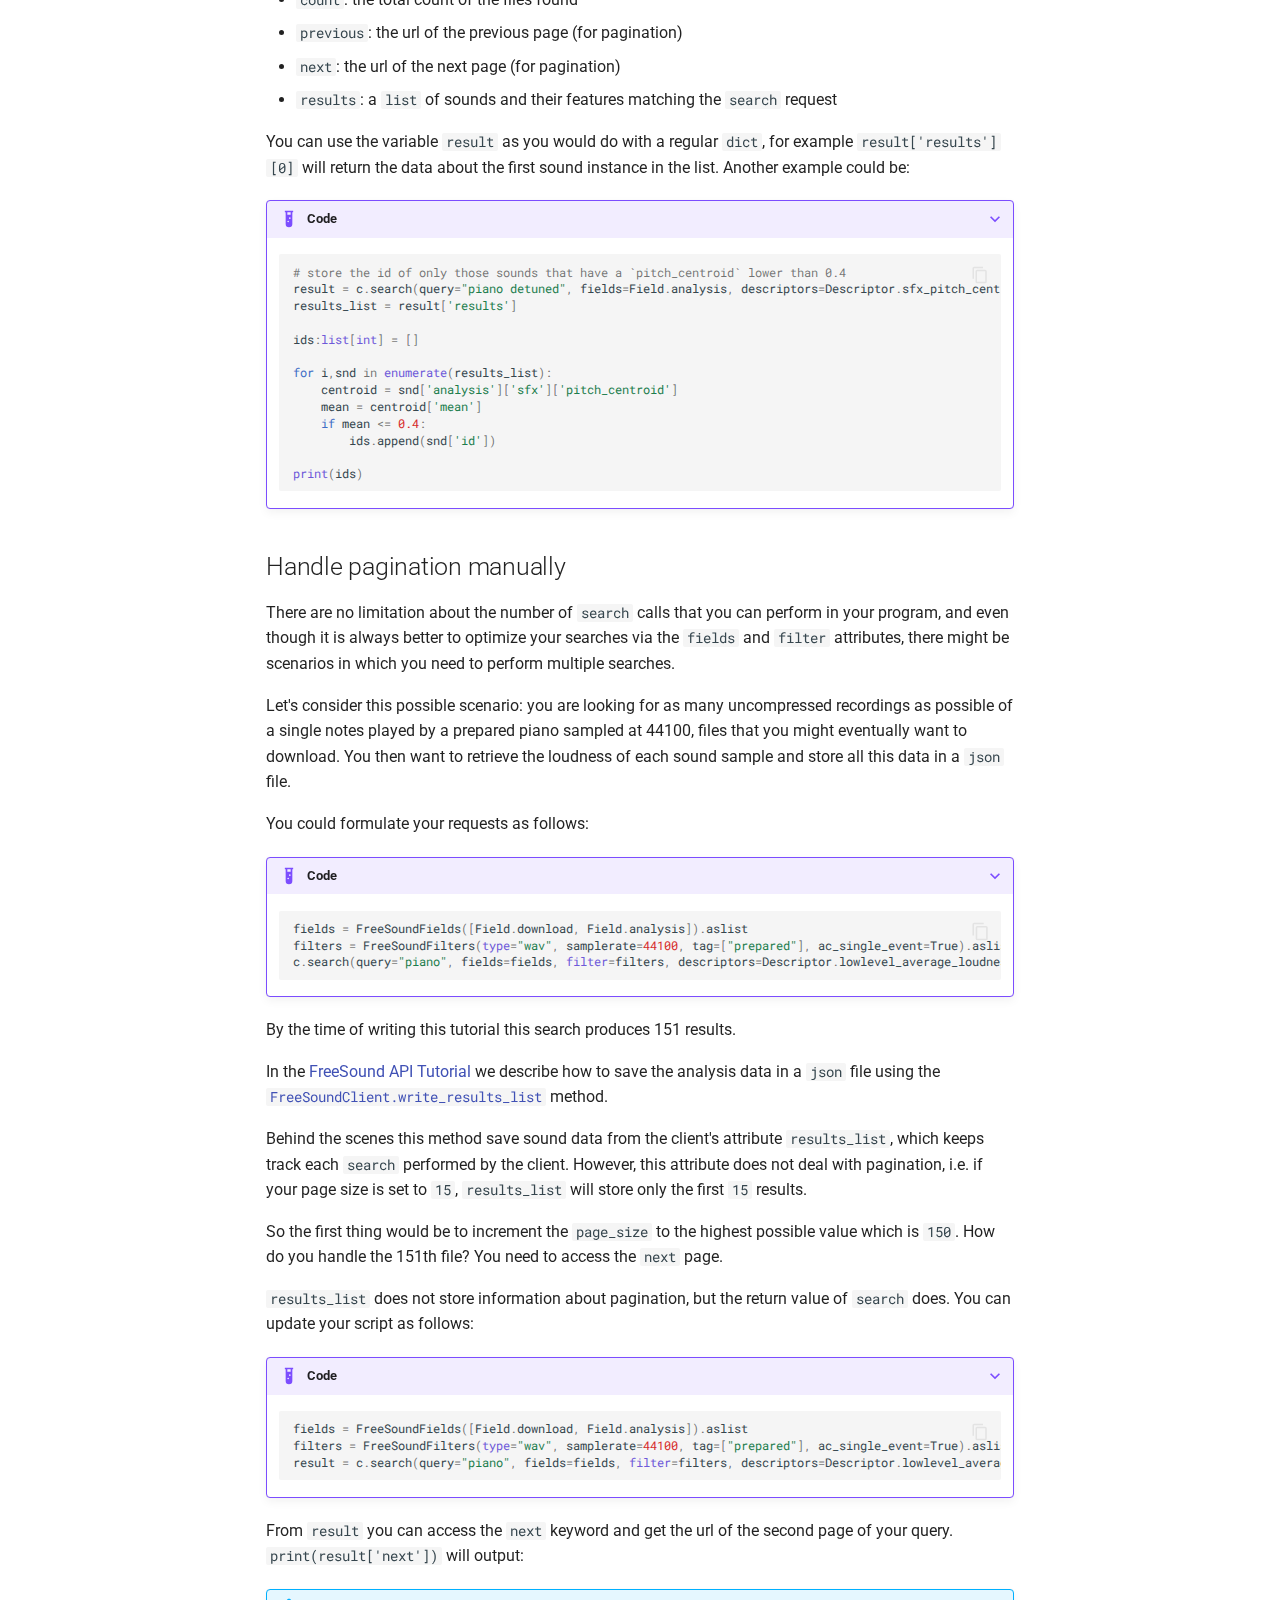
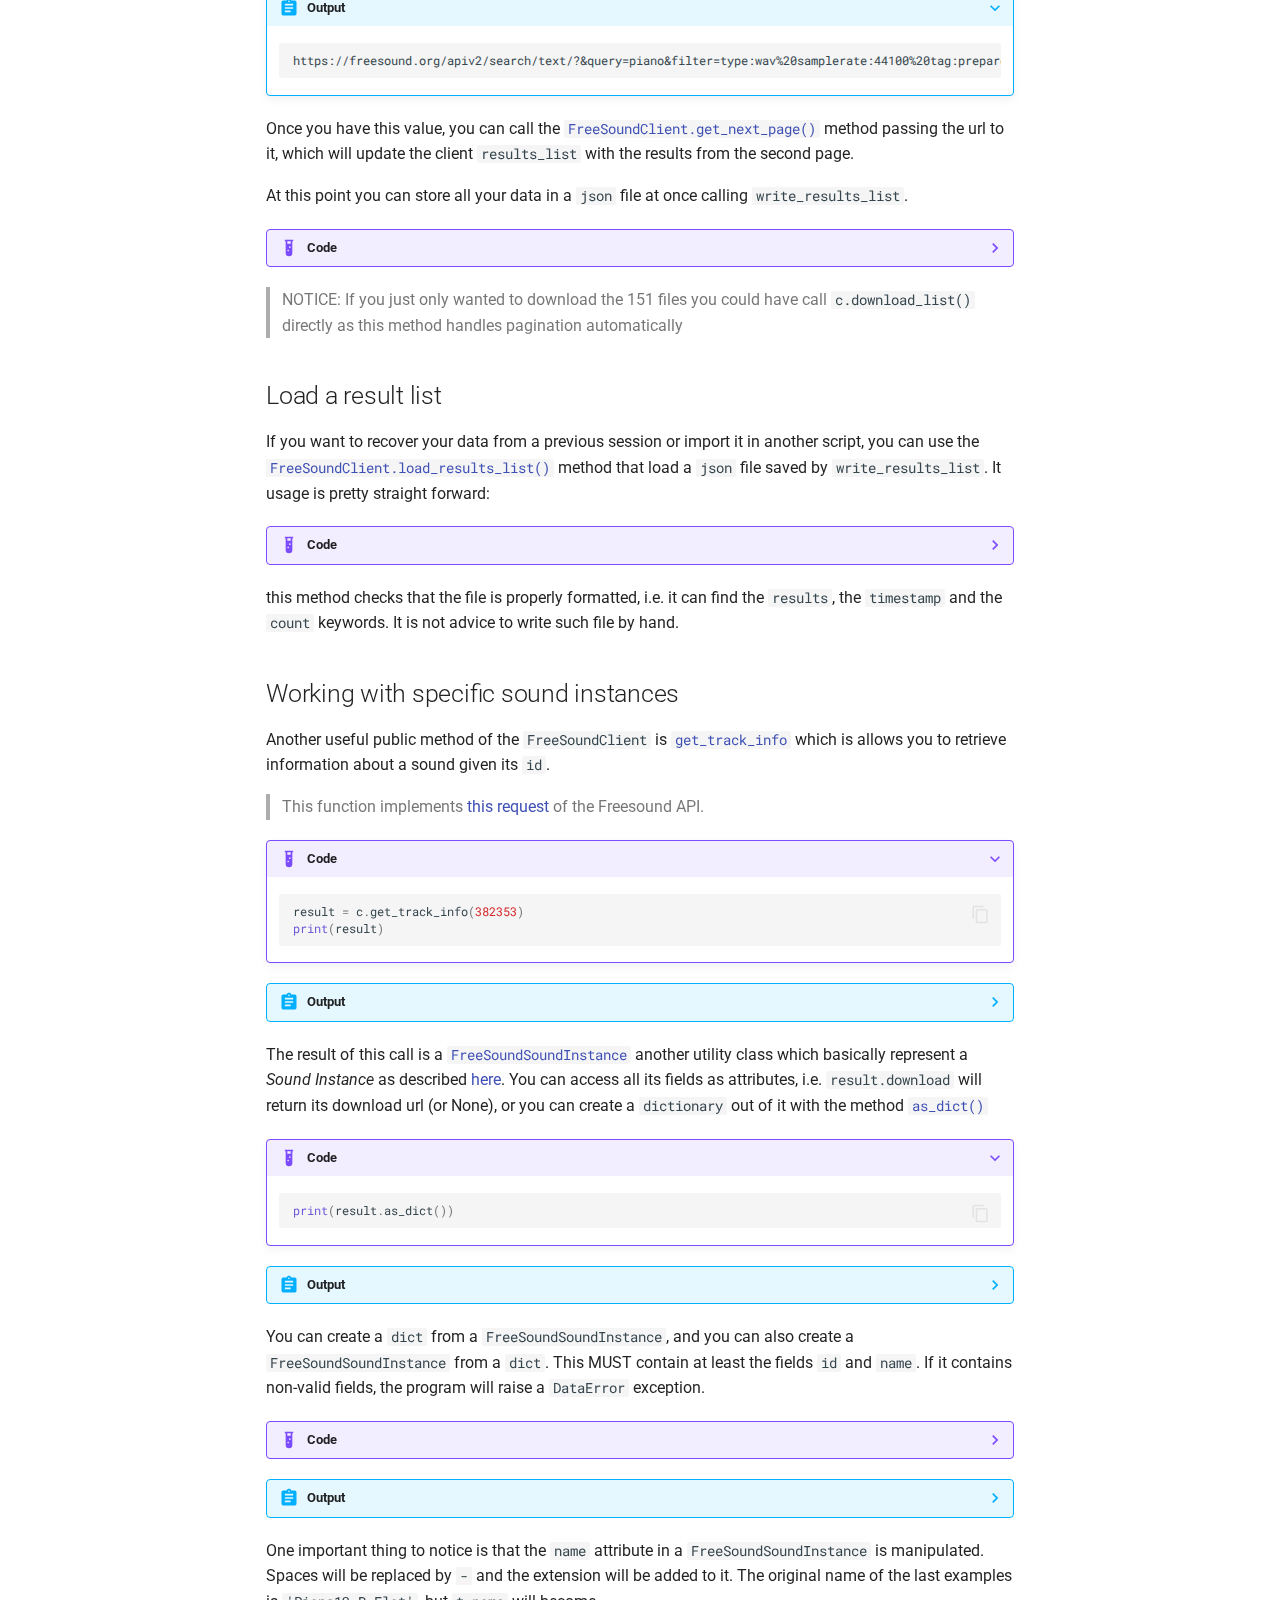
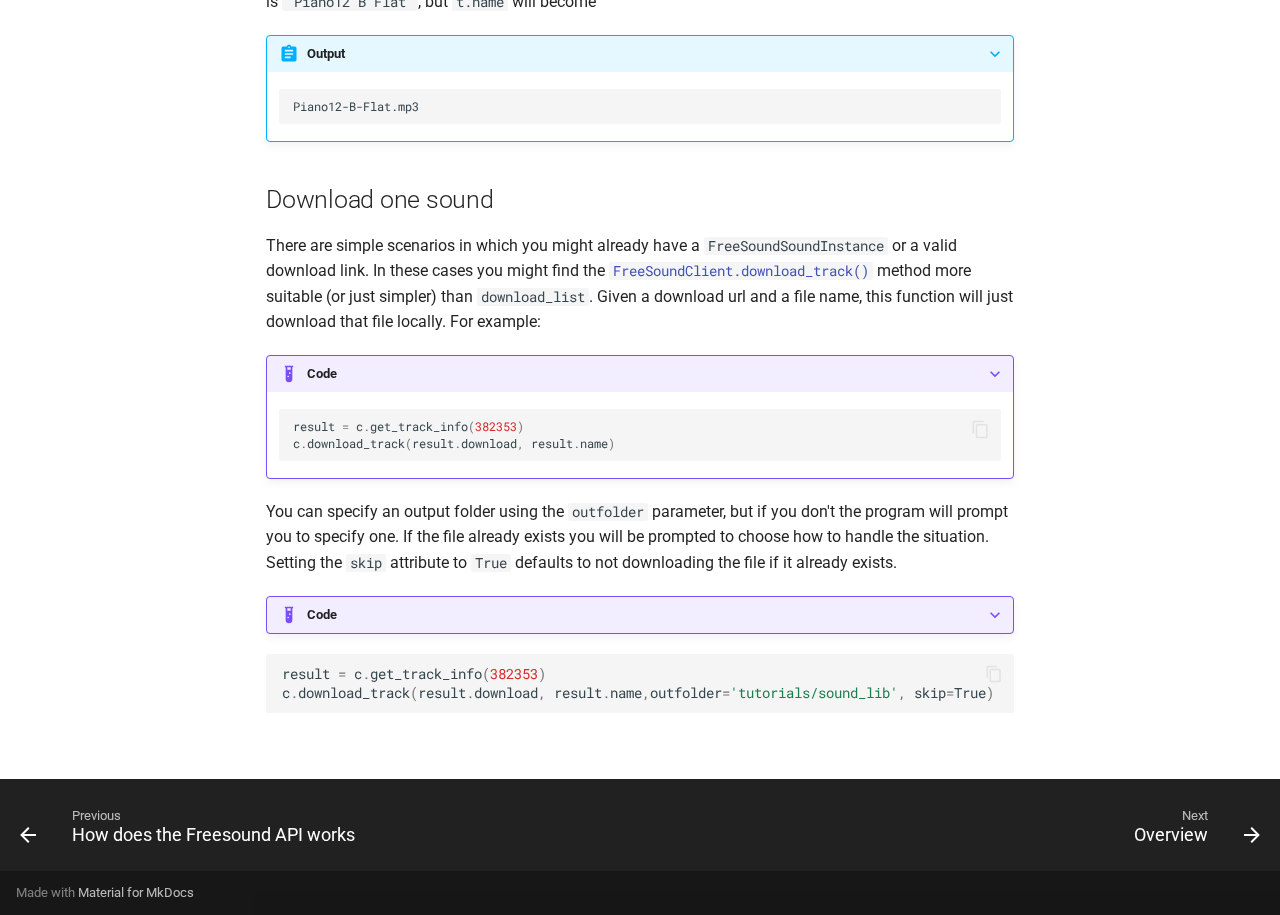
<file: how-to-guide/index.html>
<!doctype html>
<html lang="en" class="no-js">
  <head>
    
      <meta charset="utf-8">
      <meta name="viewport" content="width=device-width,initial-scale=1">
      
      
      
        <link rel="canonical" href="https://github.com/ddgg-el/freesound-client/how-to-guide/">
      
      
        <link rel="prev" href="../tutorials/tutorial-freesound/">
      
      
        <link rel="next" href="../api/api-reference/">
      
      
      <link rel="icon" href="../assets/images/favicon.png">
      <meta name="generator" content="mkdocs-1.5.3, mkdocs-material-9.5.10">
    
    
      
        <title>How To - FreeSound Client Docs</title>
      
    
    
      <link rel="stylesheet" href="../assets/stylesheets/main.7e359304.min.css">
      
        
        <link rel="stylesheet" href="../assets/stylesheets/palette.06af60db.min.css">
      
      


    
    
      
    
    
      
        
        
        <link rel="preconnect" href="https://fonts.gstatic.com" crossorigin>
        <link rel="stylesheet" href="https://fonts.googleapis.com/css?family=Roboto:300,300i,400,400i,700,700i%7CRoboto+Mono:400,400i,700,700i&display=fallback">
        <style>:root{--md-text-font:"Roboto";--md-code-font:"Roboto Mono"}</style>
      
    
    
      <link rel="stylesheet" href="../assets/_mkdocstrings.css">
    
      <link rel="stylesheet" href="../stylesheets/extra.css">
    
    <script>__md_scope=new URL("..",location),__md_hash=e=>[...e].reduce((e,_)=>(e<<5)-e+_.charCodeAt(0),0),__md_get=(e,_=localStorage,t=__md_scope)=>JSON.parse(_.getItem(t.pathname+"."+e)),__md_set=(e,_,t=localStorage,a=__md_scope)=>{try{t.setItem(a.pathname+"."+e,JSON.stringify(_))}catch(e){}}</script>
    
      

    
    
    
   <link href="../assets/stylesheets/glightbox.min.css" rel="stylesheet"/><style>
    html.glightbox-open { overflow: initial; height: 100%; }
    .gslide-title { margin-top: 0px; user-select: text; }
    .gslide-desc { color: #666; user-select: text; }
    .gslide-image img { background: white; }
    .gscrollbar-fixer { padding-right: 15px; }
    .gdesc-inner { font-size: 0.75rem; }
    body[data-md-color-scheme="slate"] .gdesc-inner { background: var(--md-default-bg-color);}
    body[data-md-color-scheme="slate"] .gslide-title { color: var(--md-default-fg-color);}
    body[data-md-color-scheme="slate"] .gslide-desc { color: var(--md-default-fg-color);}</style> <script src="../assets/javascripts/glightbox.min.js"></script></head>
  
  
    
    
      
    
    
    
    
    <body dir="ltr" data-md-color-scheme="default" data-md-color-primary="indigo" data-md-color-accent="indigo">
  
    
    <input class="md-toggle" data-md-toggle="drawer" type="checkbox" id="__drawer" autocomplete="off">
    <input class="md-toggle" data-md-toggle="search" type="checkbox" id="__search" autocomplete="off">
    <label class="md-overlay" for="__drawer"></label>
    <div data-md-component="skip">
      
        
        <a href="#filter-by-audio-feature" class="md-skip">
          Skip to content
        </a>
      
    </div>
    <div data-md-component="announce">
      
    </div>
    
    
      

  

<header class="md-header md-header--shadow" data-md-component="header">
  <nav class="md-header__inner md-grid" aria-label="Header">
    <a href=".." title="FreeSound Client Docs" class="md-header__button md-logo" aria-label="FreeSound Client Docs" data-md-component="logo">
      
  
  <svg xmlns="http://www.w3.org/2000/svg" viewBox="0 0 24 24"><path d="M12 8a3 3 0 0 0 3-3 3 3 0 0 0-3-3 3 3 0 0 0-3 3 3 3 0 0 0 3 3m0 3.54C9.64 9.35 6.5 8 3 8v11c3.5 0 6.64 1.35 9 3.54 2.36-2.19 5.5-3.54 9-3.54V8c-3.5 0-6.64 1.35-9 3.54Z"/></svg>

    </a>
    <label class="md-header__button md-icon" for="__drawer">
      
      <svg xmlns="http://www.w3.org/2000/svg" viewBox="0 0 24 24"><path d="M3 6h18v2H3V6m0 5h18v2H3v-2m0 5h18v2H3v-2Z"/></svg>
    </label>
    <div class="md-header__title" data-md-component="header-title">
      <div class="md-header__ellipsis">
        <div class="md-header__topic">
          <span class="md-ellipsis">
            FreeSound Client Docs
          </span>
        </div>
        <div class="md-header__topic" data-md-component="header-topic">
          <span class="md-ellipsis">
            
              How To
            
          </span>
        </div>
      </div>
    </div>
    
      
        <form class="md-header__option" data-md-component="palette">
  
    
    
    
    <input class="md-option" data-md-color-media="(prefers-color-scheme)" data-md-color-scheme="default" data-md-color-primary="indigo" data-md-color-accent="indigo"  aria-label="Switch to light mode"  type="radio" name="__palette" id="__palette_0">
    
      <label class="md-header__button md-icon" title="Switch to light mode" for="__palette_1" hidden>
        <svg xmlns="http://www.w3.org/2000/svg" viewBox="0 0 24 24"><path d="m14.3 16-.7-2h-3.2l-.7 2H7.8L11 7h2l3.2 9h-1.9M20 8.69V4h-4.69L12 .69 8.69 4H4v4.69L.69 12 4 15.31V20h4.69L12 23.31 15.31 20H20v-4.69L23.31 12 20 8.69m-9.15 3.96h2.3L12 9l-1.15 3.65Z"/></svg>
      </label>
    
  
    
    
    
    <input class="md-option" data-md-color-media="(prefers-color-scheme: light)" data-md-color-scheme="default" data-md-color-primary="indigo" data-md-color-accent="indigo"  aria-label="Switch to dark mode"  type="radio" name="__palette" id="__palette_1">
    
      <label class="md-header__button md-icon" title="Switch to dark mode" for="__palette_2" hidden>
        <svg xmlns="http://www.w3.org/2000/svg" viewBox="0 0 24 24"><path d="M12 2a7 7 0 0 0-7 7c0 2.38 1.19 4.47 3 5.74V17a1 1 0 0 0 1 1h6a1 1 0 0 0 1-1v-2.26c1.81-1.27 3-3.36 3-5.74a7 7 0 0 0-7-7M9 21a1 1 0 0 0 1 1h4a1 1 0 0 0 1-1v-1H9v1Z"/></svg>
      </label>
    
  
    
    
    
    <input class="md-option" data-md-color-media="(prefers-color-scheme: light)" data-md-color-scheme="slate" data-md-color-primary="indigo" data-md-color-accent="indigo"  aria-label="Switch to light mode"  type="radio" name="__palette" id="__palette_2">
    
      <label class="md-header__button md-icon" title="Switch to light mode" for="__palette_0" hidden>
        <svg xmlns="http://www.w3.org/2000/svg" viewBox="0 0 24 24"><path d="M12 2a7 7 0 0 1 7 7c0 2.38-1.19 4.47-3 5.74V17a1 1 0 0 1-1 1H9a1 1 0 0 1-1-1v-2.26C6.19 13.47 5 11.38 5 9a7 7 0 0 1 7-7M9 21v-1h6v1a1 1 0 0 1-1 1h-4a1 1 0 0 1-1-1m3-17a5 5 0 0 0-5 5c0 2.05 1.23 3.81 3 4.58V16h4v-2.42c1.77-.77 3-2.53 3-4.58a5 5 0 0 0-5-5Z"/></svg>
      </label>
    
  
</form>
      
    
    
      <script>var media,input,key,value,palette=__md_get("__palette");if(palette&&palette.color){"(prefers-color-scheme)"===palette.color.media&&(media=matchMedia("(prefers-color-scheme: light)"),input=document.querySelector(media.matches?"[data-md-color-media='(prefers-color-scheme: light)']":"[data-md-color-media='(prefers-color-scheme: dark)']"),palette.color.media=input.getAttribute("data-md-color-media"),palette.color.scheme=input.getAttribute("data-md-color-scheme"),palette.color.primary=input.getAttribute("data-md-color-primary"),palette.color.accent=input.getAttribute("data-md-color-accent"));for([key,value]of Object.entries(palette.color))document.body.setAttribute("data-md-color-"+key,value)}</script>
    
    
    
      <label class="md-header__button md-icon" for="__search">
        
        <svg xmlns="http://www.w3.org/2000/svg" viewBox="0 0 24 24"><path d="M9.5 3A6.5 6.5 0 0 1 16 9.5c0 1.61-.59 3.09-1.56 4.23l.27.27h.79l5 5-1.5 1.5-5-5v-.79l-.27-.27A6.516 6.516 0 0 1 9.5 16 6.5 6.5 0 0 1 3 9.5 6.5 6.5 0 0 1 9.5 3m0 2C7 5 5 7 5 9.5S7 14 9.5 14 14 12 14 9.5 12 5 9.5 5Z"/></svg>
      </label>
      <div class="md-search" data-md-component="search" role="dialog">
  <label class="md-search__overlay" for="__search"></label>
  <div class="md-search__inner" role="search">
    <form class="md-search__form" name="search">
      <input type="text" class="md-search__input" name="query" aria-label="Search" placeholder="Search" autocapitalize="off" autocorrect="off" autocomplete="off" spellcheck="false" data-md-component="search-query" required>
      <label class="md-search__icon md-icon" for="__search">
        
        <svg xmlns="http://www.w3.org/2000/svg" viewBox="0 0 24 24"><path d="M9.5 3A6.5 6.5 0 0 1 16 9.5c0 1.61-.59 3.09-1.56 4.23l.27.27h.79l5 5-1.5 1.5-5-5v-.79l-.27-.27A6.516 6.516 0 0 1 9.5 16 6.5 6.5 0 0 1 3 9.5 6.5 6.5 0 0 1 9.5 3m0 2C7 5 5 7 5 9.5S7 14 9.5 14 14 12 14 9.5 12 5 9.5 5Z"/></svg>
        
        <svg xmlns="http://www.w3.org/2000/svg" viewBox="0 0 24 24"><path d="M20 11v2H8l5.5 5.5-1.42 1.42L4.16 12l7.92-7.92L13.5 5.5 8 11h12Z"/></svg>
      </label>
      <nav class="md-search__options" aria-label="Search">
        
        <button type="reset" class="md-search__icon md-icon" title="Clear" aria-label="Clear" tabindex="-1">
          
          <svg xmlns="http://www.w3.org/2000/svg" viewBox="0 0 24 24"><path d="M19 6.41 17.59 5 12 10.59 6.41 5 5 6.41 10.59 12 5 17.59 6.41 19 12 13.41 17.59 19 19 17.59 13.41 12 19 6.41Z"/></svg>
        </button>
      </nav>
      
        <div class="md-search__suggest" data-md-component="search-suggest"></div>
      
    </form>
    <div class="md-search__output">
      <div class="md-search__scrollwrap" data-md-scrollfix>
        <div class="md-search-result" data-md-component="search-result">
          <div class="md-search-result__meta">
            Initializing search
          </div>
          <ol class="md-search-result__list" role="presentation"></ol>
        </div>
      </div>
    </div>
  </div>
</div>
    
    
      <div class="md-header__source">
        <a href="https://github.com/ddgg-el/freesound-client" title="Go to repository" class="md-source" data-md-component="source">
  <div class="md-source__icon md-icon">
    
    <svg xmlns="http://www.w3.org/2000/svg" viewBox="0 0 448 512"><!--! Font Awesome Free 6.5.1 by @fontawesome - https://fontawesome.com License - https://fontawesome.com/license/free (Icons: CC BY 4.0, Fonts: SIL OFL 1.1, Code: MIT License) Copyright 2023 Fonticons, Inc.--><path d="M439.55 236.05 244 40.45a28.87 28.87 0 0 0-40.81 0l-40.66 40.63 51.52 51.52c27.06-9.14 52.68 16.77 43.39 43.68l49.66 49.66c34.23-11.8 61.18 31 35.47 56.69-26.49 26.49-70.21-2.87-56-37.34L240.22 199v121.85c25.3 12.54 22.26 41.85 9.08 55a34.34 34.34 0 0 1-48.55 0c-17.57-17.6-11.07-46.91 11.25-56v-123c-20.8-8.51-24.6-30.74-18.64-45L142.57 101 8.45 235.14a28.86 28.86 0 0 0 0 40.81l195.61 195.6a28.86 28.86 0 0 0 40.8 0l194.69-194.69a28.86 28.86 0 0 0 0-40.81z"/></svg>
  </div>
  <div class="md-source__repository">
    GitHub
  </div>
</a>
      </div>
    
  </nav>
  
</header>
    
    <div class="md-container" data-md-component="container">
      
      
        
          
        
      
      <main class="md-main" data-md-component="main">
        <div class="md-main__inner md-grid">
          
            
              
              <div class="md-sidebar md-sidebar--primary" data-md-component="sidebar" data-md-type="navigation" >
                <div class="md-sidebar__scrollwrap">
                  <div class="md-sidebar__inner">
                    



<nav class="md-nav md-nav--primary" aria-label="Navigation" data-md-level="0">
  <label class="md-nav__title" for="__drawer">
    <a href=".." title="FreeSound Client Docs" class="md-nav__button md-logo" aria-label="FreeSound Client Docs" data-md-component="logo">
      
  
  <svg xmlns="http://www.w3.org/2000/svg" viewBox="0 0 24 24"><path d="M12 8a3 3 0 0 0 3-3 3 3 0 0 0-3-3 3 3 0 0 0-3 3 3 3 0 0 0 3 3m0 3.54C9.64 9.35 6.5 8 3 8v11c3.5 0 6.64 1.35 9 3.54 2.36-2.19 5.5-3.54 9-3.54V8c-3.5 0-6.64 1.35-9 3.54Z"/></svg>

    </a>
    FreeSound Client Docs
  </label>
  
    <div class="md-nav__source">
      <a href="https://github.com/ddgg-el/freesound-client" title="Go to repository" class="md-source" data-md-component="source">
  <div class="md-source__icon md-icon">
    
    <svg xmlns="http://www.w3.org/2000/svg" viewBox="0 0 448 512"><!--! Font Awesome Free 6.5.1 by @fontawesome - https://fontawesome.com License - https://fontawesome.com/license/free (Icons: CC BY 4.0, Fonts: SIL OFL 1.1, Code: MIT License) Copyright 2023 Fonticons, Inc.--><path d="M439.55 236.05 244 40.45a28.87 28.87 0 0 0-40.81 0l-40.66 40.63 51.52 51.52c27.06-9.14 52.68 16.77 43.39 43.68l49.66 49.66c34.23-11.8 61.18 31 35.47 56.69-26.49 26.49-70.21-2.87-56-37.34L240.22 199v121.85c25.3 12.54 22.26 41.85 9.08 55a34.34 34.34 0 0 1-48.55 0c-17.57-17.6-11.07-46.91 11.25-56v-123c-20.8-8.51-24.6-30.74-18.64-45L142.57 101 8.45 235.14a28.86 28.86 0 0 0 0 40.81l195.61 195.6a28.86 28.86 0 0 0 40.8 0l194.69-194.69a28.86 28.86 0 0 0 0-40.81z"/></svg>
  </div>
  <div class="md-source__repository">
    GitHub
  </div>
</a>
    </div>
  
  <ul class="md-nav__list" data-md-scrollfix>
    
      
      
  
  
  
  
    <li class="md-nav__item">
      <a href=".." class="md-nav__link">
        
  
  <span class="md-ellipsis">
    Home
  </span>
  

      </a>
    </li>
  

    
      
      
  
  
  
  
    
    
    
    
    <li class="md-nav__item md-nav__item--nested">
      
        
        
        <input class="md-nav__toggle md-toggle " type="checkbox" id="__nav_2" >
        
          
          <label class="md-nav__link" for="__nav_2" id="__nav_2_label" tabindex="0">
            
  
  <span class="md-ellipsis">
    Tutorials
  </span>
  

            <span class="md-nav__icon md-icon"></span>
          </label>
        
        <nav class="md-nav" data-md-level="1" aria-labelledby="__nav_2_label" aria-expanded="false">
          <label class="md-nav__title" for="__nav_2">
            <span class="md-nav__icon md-icon"></span>
            Tutorials
          </label>
          <ul class="md-nav__list" data-md-scrollfix>
            
              
                
  
  
  
  
    <li class="md-nav__item">
      <a href="../tutorials/tutorial-basics/" class="md-nav__link">
        
  
  <span class="md-ellipsis">
    Getting started
  </span>
  

      </a>
    </li>
  

              
            
              
                
  
  
  
  
    <li class="md-nav__item">
      <a href="../tutorials/tutorial-freesound/" class="md-nav__link">
        
  
  <span class="md-ellipsis">
    How does the Freesound API works
  </span>
  

      </a>
    </li>
  

              
            
          </ul>
        </nav>
      
    </li>
  

    
      
      
  
  
    
  
  
  
    <li class="md-nav__item md-nav__item--active">
      
      <input class="md-nav__toggle md-toggle" type="checkbox" id="__toc">
      
      
      
        <label class="md-nav__link md-nav__link--active" for="__toc">
          
  
  <span class="md-ellipsis">
    How To
  </span>
  

          <span class="md-nav__icon md-icon"></span>
        </label>
      
      <a href="./" class="md-nav__link md-nav__link--active">
        
  
  <span class="md-ellipsis">
    How To
  </span>
  

      </a>
      
        

<nav class="md-nav md-nav--secondary" aria-label="Table of contents">
  
  
  
  
    <label class="md-nav__title" for="__toc">
      <span class="md-nav__icon md-icon"></span>
      Table of contents
    </label>
    <ul class="md-nav__list" data-md-component="toc" data-md-scrollfix>
      
        <li class="md-nav__item">
  <a href="#filter-by-audio-feature" class="md-nav__link">
    <span class="md-ellipsis">
      Filter by Audio Feature
    </span>
  </a>
  
</li>
      
        <li class="md-nav__item">
  <a href="#ranges-and-conditions-in-filters" class="md-nav__link">
    <span class="md-ellipsis">
      Ranges and Conditions in Filters
    </span>
  </a>
  
</li>
      
        <li class="md-nav__item">
  <a href="#sorting-freesoundsort" class="md-nav__link">
    <span class="md-ellipsis">
      Sorting (FreeSoundSort)
    </span>
  </a>
  
</li>
      
        <li class="md-nav__item">
  <a href="#download-a-lot-of-files-at-once" class="md-nav__link">
    <span class="md-ellipsis">
      Download a lot of files at once
    </span>
  </a>
  
</li>
      
        <li class="md-nav__item">
  <a href="#access-the-search-results-data" class="md-nav__link">
    <span class="md-ellipsis">
      Access the search results data
    </span>
  </a>
  
</li>
      
        <li class="md-nav__item">
  <a href="#handle-pagination-manually" class="md-nav__link">
    <span class="md-ellipsis">
      Handle pagination manually
    </span>
  </a>
  
</li>
      
        <li class="md-nav__item">
  <a href="#load-a-result-list" class="md-nav__link">
    <span class="md-ellipsis">
      Load a result list
    </span>
  </a>
  
</li>
      
        <li class="md-nav__item">
  <a href="#working-with-specific-sound-instances" class="md-nav__link">
    <span class="md-ellipsis">
      Working with specific sound instances
    </span>
  </a>
  
</li>
      
        <li class="md-nav__item">
  <a href="#download-one-sound" class="md-nav__link">
    <span class="md-ellipsis">
      Download one sound
    </span>
  </a>
  
</li>
      
    </ul>
  
</nav>
      
    </li>
  

    
      
      
  
  
  
  
    
    
    
    
    <li class="md-nav__item md-nav__item--nested">
      
        
        
        <input class="md-nav__toggle md-toggle " type="checkbox" id="__nav_4" >
        
          
          <label class="md-nav__link" for="__nav_4" id="__nav_4_label" tabindex="0">
            
  
  <span class="md-ellipsis">
    API Reference
  </span>
  

            <span class="md-nav__icon md-icon"></span>
          </label>
        
        <nav class="md-nav" data-md-level="1" aria-labelledby="__nav_4_label" aria-expanded="false">
          <label class="md-nav__title" for="__nav_4">
            <span class="md-nav__icon md-icon"></span>
            API Reference
          </label>
          <ul class="md-nav__list" data-md-scrollfix>
            
              
                
  
  
  
  
    <li class="md-nav__item">
      <a href="../api/api-reference/" class="md-nav__link">
        
  
  <span class="md-ellipsis">
    Overview
  </span>
  

      </a>
    </li>
  

              
            
              
                
  
  
  
  
    <li class="md-nav__item">
      <a href="../api/api-client/" class="md-nav__link">
        
  
  <span class="md-ellipsis">
    FreeSoundClient
  </span>
  

      </a>
    </li>
  

              
            
              
                
  
  
  
  
    <li class="md-nav__item">
      <a href="../api/api-utilities/" class="md-nav__link">
        
  
  <span class="md-ellipsis">
    Utilities
  </span>
  

      </a>
    </li>
  

              
            
              
                
  
  
  
  
    <li class="md-nav__item">
      <a href="../api/api-fs-api/" class="md-nav__link">
        
  
  <span class="md-ellipsis">
    freesound-api
  </span>
  

      </a>
    </li>
  

              
            
          </ul>
        </nav>
      
    </li>
  

    
      
      
  
  
  
  
    <li class="md-nav__item">
      <a href="../motivation/" class="md-nav__link">
        
  
  <span class="md-ellipsis">
    Motivation
  </span>
  

      </a>
    </li>
  

    
      
      
  
  
  
  
    
    
    
    
    <li class="md-nav__item md-nav__item--nested">
      
        
        
        <input class="md-nav__toggle md-toggle " type="checkbox" id="__nav_6" >
        
          
          <label class="md-nav__link" for="__nav_6" id="__nav_6_label" tabindex="0">
            
  
  <span class="md-ellipsis">
    Appendix
  </span>
  

            <span class="md-nav__icon md-icon"></span>
          </label>
        
        <nav class="md-nav" data-md-level="1" aria-labelledby="__nav_6_label" aria-expanded="false">
          <label class="md-nav__title" for="__nav_6">
            <span class="md-nav__icon md-icon"></span>
            Appendix
          </label>
          <ul class="md-nav__list" data-md-scrollfix>
            
              
                
  
  
  
  
    <li class="md-nav__item">
      <a href="../appendix/missing-features/" class="md-nav__link">
        
  
  <span class="md-ellipsis">
    Missing Features
  </span>
  

      </a>
    </li>
  

              
            
              
                
  
  
  
  
    <li class="md-nav__item">
      <a href="../appendix/query-examples/" class="md-nav__link">
        
  
  <span class="md-ellipsis">
    Search Examples
  </span>
  

      </a>
    </li>
  

              
            
              
                
  
  
  
  
    
    
    
    
    <li class="md-nav__item md-nav__item--nested">
      
        
        
        <input class="md-nav__toggle md-toggle " type="checkbox" id="__nav_6_3" >
        
          
          <label class="md-nav__link" for="__nav_6_3" id="__nav_6_3_label" tabindex="0">
            
  
  <span class="md-ellipsis">
    Lists
  </span>
  

            <span class="md-nav__icon md-icon"></span>
          </label>
        
        <nav class="md-nav" data-md-level="2" aria-labelledby="__nav_6_3_label" aria-expanded="false">
          <label class="md-nav__title" for="__nav_6_3">
            <span class="md-nav__icon md-icon"></span>
            Lists
          </label>
          <ul class="md-nav__list" data-md-scrollfix>
            
              
                
  
  
  
  
    <li class="md-nav__item">
      <a href="../appendix/fields-list/" class="md-nav__link">
        
  
  <span class="md-ellipsis">
    Fields
  </span>
  

      </a>
    </li>
  

              
            
              
                
  
  
  
  
    <li class="md-nav__item">
      <a href="../appendix/descriptors-list/" class="md-nav__link">
        
  
  <span class="md-ellipsis">
    Descriptors
  </span>
  

      </a>
    </li>
  

              
            
              
                
  
  
  
  
    <li class="md-nav__item">
      <a href="../appendix/filters-list/" class="md-nav__link">
        
  
  <span class="md-ellipsis">
    Filters
  </span>
  

      </a>
    </li>
  

              
            
          </ul>
        </nav>
      
    </li>
  

              
            
          </ul>
        </nav>
      
    </li>
  

    
  </ul>
</nav>
                  </div>
                </div>
              </div>
            
            
              
              <div class="md-sidebar md-sidebar--secondary" data-md-component="sidebar" data-md-type="toc" >
                <div class="md-sidebar__scrollwrap">
                  <div class="md-sidebar__inner">
                    

<nav class="md-nav md-nav--secondary" aria-label="Table of contents">
  
  
  
  
    <label class="md-nav__title" for="__toc">
      <span class="md-nav__icon md-icon"></span>
      Table of contents
    </label>
    <ul class="md-nav__list" data-md-component="toc" data-md-scrollfix>
      
        <li class="md-nav__item">
  <a href="#filter-by-audio-feature" class="md-nav__link">
    <span class="md-ellipsis">
      Filter by Audio Feature
    </span>
  </a>
  
</li>
      
        <li class="md-nav__item">
  <a href="#ranges-and-conditions-in-filters" class="md-nav__link">
    <span class="md-ellipsis">
      Ranges and Conditions in Filters
    </span>
  </a>
  
</li>
      
        <li class="md-nav__item">
  <a href="#sorting-freesoundsort" class="md-nav__link">
    <span class="md-ellipsis">
      Sorting (FreeSoundSort)
    </span>
  </a>
  
</li>
      
        <li class="md-nav__item">
  <a href="#download-a-lot-of-files-at-once" class="md-nav__link">
    <span class="md-ellipsis">
      Download a lot of files at once
    </span>
  </a>
  
</li>
      
        <li class="md-nav__item">
  <a href="#access-the-search-results-data" class="md-nav__link">
    <span class="md-ellipsis">
      Access the search results data
    </span>
  </a>
  
</li>
      
        <li class="md-nav__item">
  <a href="#handle-pagination-manually" class="md-nav__link">
    <span class="md-ellipsis">
      Handle pagination manually
    </span>
  </a>
  
</li>
      
        <li class="md-nav__item">
  <a href="#load-a-result-list" class="md-nav__link">
    <span class="md-ellipsis">
      Load a result list
    </span>
  </a>
  
</li>
      
        <li class="md-nav__item">
  <a href="#working-with-specific-sound-instances" class="md-nav__link">
    <span class="md-ellipsis">
      Working with specific sound instances
    </span>
  </a>
  
</li>
      
        <li class="md-nav__item">
  <a href="#download-one-sound" class="md-nav__link">
    <span class="md-ellipsis">
      Download one sound
    </span>
  </a>
  
</li>
      
    </ul>
  
</nav>
                  </div>
                </div>
              </div>
            
          
          
            <div class="md-content" data-md-component="content">
              <article class="md-content__inner md-typeset">
                
                  

  
  


  <h1>How To</h1>

<p>This section provides you with the tools that will help you take full advantage of this library</p>
<p>All the examples presented in this page can be copied and tested in a file (or in a Jupyter Notebook) containing the following basic instructions:</p>
<details class="example" open="open">
<summary>Code</summary>
<div class="highlight"><pre><span></span><code><span class="kn">from</span> <span class="nn">freesound</span> <span class="kn">import</span> <span class="o">*</span>

<span class="n">API_KEY</span> <span class="o">=</span> <span class="s2">&quot;&lt;your-api-key&gt;&quot;</span>
<span class="n">USER_ID</span> <span class="o">=</span> <span class="s2">&quot;&lt;your-user-id&gt;&quot;</span>

<span class="n">c</span> <span class="o">=</span> <span class="n">FreeSoundClient</span><span class="p">(</span><span class="n">USER_ID</span><span class="p">,</span><span class="n">API_KEY</span><span class="p">)</span>
</code></pre></div>
</details>
<blockquote>
<p><strong>INFO</strong> you can find the source code of the code showed in these guides on <a href="https://github.com/ddgg-el/freesound-client/tree/main/tutorials">GitHub</a></p>
</blockquote>
<h3 id="filter-by-audio-feature">Filter by Audio Feature</h3>
<p>The <code>filters</code> parameter of the <code>FreeSoundClient.search()</code> method allows you to request information about sound files that only holds certain values for specific <code>fields</code>, i.e. it allows you to filter out those files which do not comply with specific attributes.</p>
<p>The Freesound API includes <code>filters</code> based on the [Audio Commons Initiative][<a href="http://www.audiocommons.org/">http://www.audiocommons.org/</a>] project, which aimed at promoting the use of open audio content and at developing technologies with which to support an envisioned ecosystem of content repositories, production tools and users.</p>
<blockquote>
<p>A list of all the Audio Common filters can be found in the <a href="../appendix/filters-list/">Appendix Lists</a> of this Documentation
These filters are all prefixed with the label <code>ac_</code> and can be used as regular filters, i.e. by specifying them in the search's <code>filter</code> attribute either with a string or with the <code>FreeSoundFilter</code> utility.</p>
</blockquote>
<h3 id="ranges-and-conditions-in-filters">Ranges and Conditions in Filters</h3>
<p>Filters can be a double-edge sword when you want to narrow down your searches. Let's consider a simple scenario:</p>
<details class="example" open="open">
<summary>Code</summary>
<div class="highlight"><pre><span></span><code><span class="n">filters</span> <span class="o">=</span> <span class="n">FreeSoundFilters</span><span class="p">(</span><span class="n">duration</span><span class="o">=</span><span class="mi">1</span><span class="p">)</span><span class="o">.</span><span class="n">aslist</span>
<span class="n">result</span> <span class="o">=</span> <span class="n">c</span><span class="o">.</span><span class="n">search</span><span class="p">(</span><span class="s2">&quot;piano&quot;</span><span class="p">,</span><span class="n">fields</span><span class="o">=</span><span class="n">Field</span><span class="o">.</span><span class="n">duration</span><span class="p">,</span><span class="nb">filter</span><span class="o">=</span><span class="n">filters</span><span class="p">)</span>
</code></pre></div>
</details>
<p>This query will filter out those sound whose duration is 1 second, or rather EXACTLY 1 second, no more, no less. </p>
<blockquote>
<p>Still, by the time of writing this article, this query will produce 51 results.</p>
</blockquote>
<p>Because of this the Freesound API allows filtering by range, a feature that this library implements with the <a href="../api/api-utilities/#freesound.filter_types.Filter"><code>Filter</code></a> class and its 3 <code>classmethods</code>:</p>
<ul>
<li><code>Filter.RANGE(minimum,maximum)</code> to add filters in a range between 2 values ()</li>
<li><code>Filter.AT_LEAST(minimum)</code> to specify only a minimum limit and can be interpreted as <code>greater than</code></li>
<li><code>Filter.UP_TO(maximum)</code> to specify only a maximum limit and can be interpreted as <code>lower than</code></li>
</ul>
<p>Substituting a range to the previous example means:</p>
<details class="example" open="open">
<summary>Code</summary>
<div class="highlight"><pre><span></span><code><span class="n">filters</span> <span class="o">=</span> <span class="n">FreeSoundFilters</span><span class="p">(</span><span class="n">duration</span><span class="o">=</span><span class="n">Filter</span><span class="o">.</span><span class="n">RANGE</span><span class="p">(</span><span class="mf">0.8</span><span class="p">,</span> <span class="mf">1.2</span><span class="p">))</span><span class="o">.</span><span class="n">aslist</span>
<span class="n">result</span> <span class="o">=</span> <span class="n">c</span><span class="o">.</span><span class="n">search</span><span class="p">(</span><span class="s2">&quot;piano&quot;</span><span class="p">,</span><span class="n">fields</span><span class="o">=</span><span class="n">Field</span><span class="o">.</span><span class="n">duration</span><span class="p">,</span><span class="nb">filter</span><span class="o">=</span><span class="n">filters</span><span class="p">)</span>
</code></pre></div>
</details>
<p>Your search will include those files which are <em>approximately</em> 1 second long, giving you a wider choice of sounds.</p>
<p>For filters such as <code>created</code> it might be especially useful the use of ranges of <em>time frames</em>, and the best way to format a time range is the Python built in's library <code>datetime</code>. The class <code>Filter</code> will automatically understand that you are using a <code>datetime</code> object, and it will automatically format the date in <code>isoformat</code> for you. </p>
<blockquote>
<p>If you are not familiar with the <code>datetime</code> library, <a href="https://pymotw.com/2/datetime/">this article</a> might help. </p>
</blockquote>
<details class="example" open="open">
<summary>Code</summary>
<div class="highlight"><pre><span></span><code><span class="n">filters</span> <span class="o">=</span> <span class="n">FreeSoundFilters</span><span class="p">(</span><span class="n">created</span><span class="o">=</span><span class="n">Filter</span><span class="o">.</span><span class="n">RANGE</span><span class="p">((</span><span class="n">datetime</span><span class="o">.</span><span class="n">now</span><span class="p">()</span><span class="o">-</span><span class="n">timedelta</span><span class="p">(</span><span class="n">weeks</span><span class="o">=</span><span class="mi">20</span><span class="p">)),</span><span class="n">datetime</span><span class="o">.</span><span class="n">now</span><span class="p">()))</span><span class="o">.</span><span class="n">aslist</span>
<span class="n">result</span> <span class="o">=</span> <span class="n">c</span><span class="o">.</span><span class="n">search</span><span class="p">(</span><span class="s2">&quot;music&quot;</span><span class="p">,</span><span class="n">fields</span><span class="o">=</span><span class="n">Field</span><span class="o">.</span><span class="n">duration</span><span class="p">,</span><span class="nb">filter</span><span class="o">=</span><span class="n">filters</span><span class="p">)</span>
</code></pre></div>
</details>
<p>This query will filter out only those files which are created in the last 20 weeks.</p>
<p>The <code>Filter</code> class also provides 2 conditionals statements:</p>
<ul>
<li><code>Filter.OR</code></li>
<li><code>Filter.AND</code></li>
</ul>
<p>This feature allows you to build queries such as:</p>
<details class="example" open="open">
<summary>Code</summary>
<div class="highlight"><pre><span></span><code><span class="n">filters</span> <span class="o">=</span> <span class="n">FreeSoundFilters</span><span class="p">(</span><span class="nb">type</span><span class="o">=</span><span class="n">Filter</span><span class="o">.</span><span class="n">OR</span><span class="p">(</span><span class="s1">&#39;wav&#39;</span><span class="p">,</span><span class="s1">&#39;aiff&#39;</span><span class="p">),</span> <span class="n">duration</span><span class="o">=</span><span class="n">Filter</span><span class="o">.</span><span class="n">UP_TO</span><span class="p">(</span><span class="mi">1</span><span class="p">),</span><span class="n">created</span><span class="o">=</span><span class="n">Filter</span><span class="o">.</span><span class="n">RANGE</span><span class="p">((</span><span class="n">datetime</span><span class="o">.</span><span class="n">now</span><span class="p">()</span><span class="o">-</span><span class="n">timedelta</span><span class="p">(</span><span class="n">weeks</span><span class="o">=</span><span class="mi">20</span><span class="p">)),</span><span class="n">datetime</span><span class="o">.</span><span class="n">now</span><span class="p">()))</span><span class="o">.</span><span class="n">aslist</span>
</code></pre></div>
</details>
<p>which will exclude <code>mp3</code> files, <code>ogg</code> files etc. from the search results.</p>
<h3 id="sorting-freesoundsort">Sorting (<code>FreeSoundSort</code>)</h3>
<p>Another utility that can help you formulate your queries is the <a href="../api/api-utilities/#sort"><code>FreeSoundSort</code></a> class.
The <code>sort</code> attribute of the <code>FreeSoundClient.search()</code> method aspects 9 possible values:</p>
<ul>
<li>score</li>
<li>duration_desc</li>
<li>duration_asc</li>
<li>created_desc</li>
<li>created_asc</li>
<li>downloads_desc</li>
<li>downloads_asc</li>
<li>rating_desc</li>
<li>rating_asc</li>
</ul>
<p>if you do forget these values you can always start typing <code>FreeSoundSort.</code> and your IDE will suggest you possible <em>valid</em> values that you can use in your queries:</p>
<figure>
    <a class="glightbox" href="../img/sort.png" data-type="image" data-width="auto" data-height="auto" data-desc-position="bottom"><img alt="filters hints" src="../img/sort.png" width="300" /></a>
      <figcaption>click to enlarge</figcaption>
</figure>
<p>This example shows how to use it in context:</p>
<details class="example" open="open">
<summary>Code</summary>
<div class="highlight"><pre><span></span><code><span class="n">c</span><span class="o">.</span><span class="n">search</span><span class="p">(</span><span class="n">query</span><span class="o">=</span><span class="s2">&quot;piano&quot;</span><span class="p">,</span> <span class="n">sort_by</span><span class="o">=</span><span class="n">FreeSoundSort</span><span class="o">.</span><span class="n">created_asc</span><span class="p">)</span>
</code></pre></div>
</details>
<h2 id="download-a-lot-of-files-at-once">Download a lot of files at once</h2>
<p>Another important parameter of the <a href="../api/api-client/#freesound.freesound_api.FreeSoundClient.search"><code>FreesuondClient.search()</code></a> method is <code>page_size</code> which by default is set to 15 and states the max number of items that will be downloaded in one <code>page</code> of the response. When you need to gather a lot of data from the Freesound Database you can hence reduce the number of requests by using a higher <code>page_size</code> value (up to 150).</p>
<p>This parameter works well in coordination with <a href="../api/api-client/#freesound.freesound_api.FreeSoundClient.download_results"><code>FreeSoundClient.download_results()</code></a> a method that you might have already seen in the <a href="../tutorials/tutorial-basics/#download-your-search-results"><code>Tutorial</code></a>. This method allows you to download sound files from a query response and deals with pagination automatically.</p>
<p>It accepts 2 parameters: </p>
<ul>
<li><code>output_folder_path</code>, which defines the folder in which the files will be downloaded </li>
<li><code>files_count</code> the number of files that you want to download</li>
</ul>
<details class="example">
<summary>Code</summary>
<div class="highlight"><pre><span></span><code><span class="n">c</span><span class="o">.</span><span class="n">download_results</span><span class="p">(</span><span class="n">output_folder_path</span><span class="o">=</span><span class="s2">&quot;sound_lib&quot;</span><span class="p">,</span> <span class="n">files_count</span><span class="o">=</span><span class="mi">100</span><span class="p">)</span>
</code></pre></div>
</details>
<p>So if you want to download 100 files from the Freesound Database the best approach would be to set both <code>search(...,page_size=100)</code> and <code>download_results(files_count=100)</code>:</p>
<details class="example" open="open">
<summary>Code</summary>
<div class="highlight"><pre><span></span><code><span class="n">filters</span> <span class="o">=</span> <span class="n">FreeSoundFilters</span><span class="p">(</span><span class="nb">type</span><span class="o">=</span><span class="s2">&quot;wav&quot;</span><span class="p">,</span> <span class="n">samplerate</span><span class="o">=</span><span class="mi">48000</span><span class="p">)</span><span class="o">.</span><span class="n">aslist</span>
<span class="hll"><span class="n">c</span><span class="o">.</span><span class="n">search</span><span class="p">(</span><span class="n">query</span><span class="o">=</span><span class="s2">&quot;piano&quot;</span><span class="p">,</span> <span class="n">fields</span><span class="o">=</span><span class="n">Field</span><span class="o">.</span><span class="n">download</span><span class="p">,</span> <span class="nb">filter</span><span class="o">=</span><span class="n">filters</span><span class="p">,</span> <span class="n">page_size</span><span class="o">=</span><span class="mi">100</span><span class="p">)</span>
</span><span class="hll"><span class="n">c</span><span class="o">.</span><span class="n">download_results</span><span class="p">(</span><span class="n">output_folder</span><span class="o">=</span><span class="s2">&quot;tutorials/sound_lib&quot;</span><span class="p">,</span><span class="n">files_count</span><span class="o">=</span><span class="mi">100</span><span class="p">)</span>
</span></code></pre></div>
</details>
<p>With this approach you will limit the requests to the minimum because the search results are not paginated and <code>download_results</code> will find all the download links in one page</p>
<blockquote>
<p><strong>NOTE</strong>: Remember that if you want to download files from the Freesound Database, you MUST include the field <code>download</code> in the <code>search</code> request</p>
</blockquote>
<p>There are different scenarios that we would like to summarize:</p>
<ul>
<li><code>download_results</code> will never overwrite an existing sound file. If the sound file already exists in the destination download folder the client will just skip it, i.e. it will not make a request to the server</li>
<li>if <code>page_size</code> is smaller than <code>files_count</code> the client will take care of pagination for you</li>
<li>if <code>files_count</code> is bigger than the actual length of resulting the sound list, i.e. fewer files than <code>files_count</code> are found in the Database with your query, this value will be set to the length of the response list.</li>
</ul>
<h2 id="access-the-search-results-data">Access the search results data</h2>
<p>The <code>search</code> method actually <strong>returns</strong> the results list, which means that you can assign the response from the Database to a variable and manipulate the resulting <code>dictionary</code> as you need. The following is a simple demonstration of this feature:</p>
<details class="example" open="open">
<summary>Code</summary>
<div class="highlight"><pre><span></span><code><span class="n">result</span> <span class="o">=</span> <span class="n">c</span><span class="o">.</span><span class="n">search</span><span class="p">(</span><span class="s2">&quot;piano&quot;</span><span class="p">,</span><span class="n">page_size</span><span class="o">=</span><span class="mi">3</span><span class="p">)</span>
<span class="nb">print</span><span class="p">(</span><span class="n">result</span><span class="p">[</span><span class="s1">&#39;results&#39;</span><span class="p">][</span><span class="mi">0</span><span class="p">])</span>
</code></pre></div>
</details>
<details class="abstract">
<summary>Output</summary>
<div class="highlight"><pre><span></span><code><span class="p">{</span>
<span class="nt">&quot;id&quot;</span><span class="p">:</span><span class="w"> </span><span class="mi">148471</span><span class="p">,</span>
<span class="nt">&quot;name&quot;</span><span class="p">:</span><span class="w"> </span><span class="s2">&quot;PIANO_LOUD_AB6.wav&quot;</span>
<span class="p">}</span>
</code></pre></div>
</details>
<p>This response is a <code>dictionary</code> containing the following keys:</p>
<ul>
<li><code>count</code>: the total count of the files found</li>
<li><code>previous</code>: the url of the previous page (for pagination)</li>
<li><code>next</code>: the url of the next page (for pagination)</li>
<li><code>results</code>: a <code>list</code> of sounds and their features matching the <code>search</code> request</li>
</ul>
<p>You can use the variable <code>result</code> as you would do with a regular <code>dict</code>, for example <code>result['results'][0]</code> will return the data about the first sound instance in the list. Another example could be:</p>
<details class="example" open="open">
<summary>Code</summary>
<div class="highlight"><pre><span></span><code><span class="c1"># store the id of only those sounds that have a `pitch_centroid` lower than 0.4</span>
<span class="n">result</span> <span class="o">=</span> <span class="n">c</span><span class="o">.</span><span class="n">search</span><span class="p">(</span><span class="n">query</span><span class="o">=</span><span class="s2">&quot;piano detuned&quot;</span><span class="p">,</span> <span class="n">fields</span><span class="o">=</span><span class="n">Field</span><span class="o">.</span><span class="n">analysis</span><span class="p">,</span> <span class="n">descriptors</span><span class="o">=</span><span class="n">Descriptor</span><span class="o">.</span><span class="n">sfx_pitch_centroid</span><span class="p">,</span> <span class="n">page_size</span><span class="o">=</span><span class="mi">100</span><span class="p">)</span>
<span class="n">results_list</span> <span class="o">=</span> <span class="n">result</span><span class="p">[</span><span class="s1">&#39;results&#39;</span><span class="p">]</span>

<span class="n">ids</span><span class="p">:</span><span class="nb">list</span><span class="p">[</span><span class="nb">int</span><span class="p">]</span> <span class="o">=</span> <span class="p">[]</span>

<span class="k">for</span> <span class="n">i</span><span class="p">,</span><span class="n">snd</span> <span class="ow">in</span> <span class="nb">enumerate</span><span class="p">(</span><span class="n">results_list</span><span class="p">):</span>
    <span class="n">centroid</span> <span class="o">=</span> <span class="n">snd</span><span class="p">[</span><span class="s1">&#39;analysis&#39;</span><span class="p">][</span><span class="s1">&#39;sfx&#39;</span><span class="p">][</span><span class="s1">&#39;pitch_centroid&#39;</span><span class="p">]</span>
    <span class="n">mean</span> <span class="o">=</span> <span class="n">centroid</span><span class="p">[</span><span class="s1">&#39;mean&#39;</span><span class="p">]</span>
    <span class="k">if</span> <span class="n">mean</span> <span class="o">&lt;=</span> <span class="mf">0.4</span><span class="p">:</span>
        <span class="n">ids</span><span class="o">.</span><span class="n">append</span><span class="p">(</span><span class="n">snd</span><span class="p">[</span><span class="s1">&#39;id&#39;</span><span class="p">])</span>

<span class="nb">print</span><span class="p">(</span><span class="n">ids</span><span class="p">)</span>
</code></pre></div>
</details>
<h2 id="handle-pagination-manually">Handle pagination manually</h2>
<p>There are no limitation about the number of <code>search</code> calls that you can perform in your program, and even though it is always better to optimize your searches via the <code>fields</code> and <code>filter</code> attributes, there might be scenarios in which you need to perform multiple searches.</p>
<p>Let's consider this possible scenario: you are looking for as many uncompressed recordings as possible of a single notes played by a prepared piano sampled at 44100, files that you might eventually want to download. You then want to retrieve the loudness of each sound sample and store all this data in a <code>json</code> file.</p>
<p>You could formulate your requests as follows:</p>
<details class="example" open="open">
<summary>Code</summary>
<div class="highlight"><pre><span></span><code><span class="n">fields</span> <span class="o">=</span> <span class="n">FreeSoundFields</span><span class="p">([</span><span class="n">Field</span><span class="o">.</span><span class="n">download</span><span class="p">,</span> <span class="n">Field</span><span class="o">.</span><span class="n">analysis</span><span class="p">])</span><span class="o">.</span><span class="n">aslist</span>
<span class="n">filters</span> <span class="o">=</span> <span class="n">FreeSoundFilters</span><span class="p">(</span><span class="nb">type</span><span class="o">=</span><span class="s2">&quot;wav&quot;</span><span class="p">,</span> <span class="n">samplerate</span><span class="o">=</span><span class="mi">44100</span><span class="p">,</span> <span class="n">tag</span><span class="o">=</span><span class="p">[</span><span class="s2">&quot;prepared&quot;</span><span class="p">],</span> <span class="n">ac_single_event</span><span class="o">=</span><span class="kc">True</span><span class="p">)</span><span class="o">.</span><span class="n">aslist</span>
<span class="n">c</span><span class="o">.</span><span class="n">search</span><span class="p">(</span><span class="n">query</span><span class="o">=</span><span class="s2">&quot;piano&quot;</span><span class="p">,</span> <span class="n">fields</span><span class="o">=</span><span class="n">fields</span><span class="p">,</span> <span class="nb">filter</span><span class="o">=</span><span class="n">filters</span><span class="p">,</span> <span class="n">descriptors</span><span class="o">=</span><span class="n">Descriptor</span><span class="o">.</span><span class="n">lowlevel_average_loudness</span><span class="p">,</span> <span class="n">page_size</span><span class="o">=</span><span class="mi">15</span><span class="p">)</span>
</code></pre></div>
</details>
<p>By the time of writing this tutorial this search produces 151 results. </p>
<p>In the <a href="../tutorials/tutorial-freesound/">FreeSound API Tutorial</a> we describe how to save the analysis data in a <code>json</code> file using the <a href="../api/api-client/#freesound.freesound_api.FreeSoundClient.write_results_list"><code>FreeSoundClient.write_results_list</code></a> method.</p>
<p>Behind the scenes this method save sound data from the client's attribute <code>results_list</code>, which keeps track each <code>search</code> performed by the client. However, this attribute does not deal with pagination, i.e. if your page size is set to <code>15</code>, <code>results_list</code> will store only the first <code>15</code> results.</p>
<p>So the first thing would be to increment the <code>page_size</code> to the highest possible value which is <code>150</code>. How do you handle the 151th file? You need to access the <code>next</code> page.</p>
<p><code>results_list</code> does not store information about pagination, but the return value of <code>search</code> does. You can update your script as follows:</p>
<details class="example" open="open">
<summary>Code</summary>
<div class="highlight"><pre><span></span><code><span class="n">fields</span> <span class="o">=</span> <span class="n">FreeSoundFields</span><span class="p">([</span><span class="n">Field</span><span class="o">.</span><span class="n">download</span><span class="p">,</span> <span class="n">Field</span><span class="o">.</span><span class="n">analysis</span><span class="p">])</span><span class="o">.</span><span class="n">aslist</span>
<span class="n">filters</span> <span class="o">=</span> <span class="n">FreeSoundFilters</span><span class="p">(</span><span class="nb">type</span><span class="o">=</span><span class="s2">&quot;wav&quot;</span><span class="p">,</span> <span class="n">samplerate</span><span class="o">=</span><span class="mi">44100</span><span class="p">,</span> <span class="n">tag</span><span class="o">=</span><span class="p">[</span><span class="s2">&quot;prepared&quot;</span><span class="p">],</span> <span class="n">ac_single_event</span><span class="o">=</span><span class="kc">True</span><span class="p">)</span><span class="o">.</span><span class="n">aslist</span>
<span class="n">result</span> <span class="o">=</span> <span class="n">c</span><span class="o">.</span><span class="n">search</span><span class="p">(</span><span class="n">query</span><span class="o">=</span><span class="s2">&quot;piano&quot;</span><span class="p">,</span> <span class="n">fields</span><span class="o">=</span><span class="n">fields</span><span class="p">,</span> <span class="nb">filter</span><span class="o">=</span><span class="n">filters</span><span class="p">,</span> <span class="n">descriptors</span><span class="o">=</span><span class="n">Descriptor</span><span class="o">.</span><span class="n">lowlevel_average_loudness</span><span class="p">,</span> <span class="n">page_size</span><span class="o">=</span><span class="mi">150</span><span class="p">)</span>
</code></pre></div>
</details>
<p>From <code>result</code> you can access the <code>next</code> keyword and get the url of the second page of your query. <code>print(result['next'])</code> will output:</p>
<details class="abstract" open="open">
<summary>Output</summary>
<div class="no-copy highlight"><pre><span></span><code>https://freesound.org/apiv2/search/text/?&amp;query=piano&amp;filter=type:wav%20samplerate:44100%20tag:prepared%20ac_single_event:True&amp;weights=&amp;page=2&amp;page_size=150&amp;fields=id,name,download,analysis&amp;descriptors=lowlevel.average_loudness
</code></pre></div>
</details>
<p>Once you have this value, you can call the <a href="../api/api-client/#freesound.freesound_api.FreeSoundClient.get_next_page"><code>FreeSoundClient.get_next_page()</code></a> method passing the url to it, which will update the client <code>results_list</code> with the results from the second page.</p>
<p>At this point you can store all your data in a <code>json</code> file at once calling <code>write_results_list</code>.</p>
<details class="example">
<summary>Code</summary>
<div class="highlight"><pre><span></span><code><span class="n">c</span> <span class="o">=</span> <span class="n">FreeSoundClient</span><span class="p">(</span><span class="n">USER_ID</span><span class="p">,</span><span class="n">API_KEY</span><span class="p">)</span>

<span class="n">fields</span> <span class="o">=</span> <span class="n">FreeSoundFields</span><span class="p">([</span><span class="n">Field</span><span class="o">.</span><span class="n">download</span><span class="p">,</span> <span class="n">Field</span><span class="o">.</span><span class="n">analysis</span><span class="p">])</span><span class="o">.</span><span class="n">aslist</span>
<span class="n">filters</span> <span class="o">=</span> <span class="n">FreeSoundFilters</span><span class="p">(</span><span class="nb">type</span><span class="o">=</span><span class="s2">&quot;wav&quot;</span><span class="p">,</span> <span class="n">samplerate</span><span class="o">=</span><span class="mi">44100</span><span class="p">,</span> <span class="n">tag</span><span class="o">=</span><span class="p">[</span><span class="s2">&quot;prepared&quot;</span><span class="p">],</span> <span class="n">ac_single_event</span><span class="o">=</span><span class="kc">True</span><span class="p">)</span><span class="o">.</span><span class="n">aslist</span>
<span class="n">result</span> <span class="o">=</span> <span class="n">c</span><span class="o">.</span><span class="n">search</span><span class="p">(</span><span class="n">query</span><span class="o">=</span><span class="s2">&quot;piano&quot;</span><span class="p">,</span> <span class="n">fields</span><span class="o">=</span><span class="n">fields</span><span class="p">,</span> <span class="nb">filter</span><span class="o">=</span><span class="n">filters</span><span class="p">,</span> <span class="n">descriptors</span><span class="o">=</span><span class="n">Descriptor</span><span class="o">.</span><span class="n">lowlevel_average_loudness</span><span class="p">,</span> <span class="n">page_size</span><span class="o">=</span><span class="mi">150</span><span class="p">)</span>
<span class="nb">print</span><span class="p">(</span><span class="n">c</span><span class="o">.</span><span class="n">results_list</span><span class="p">[</span><span class="s1">&#39;count&#39;</span><span class="p">])</span> <span class="c1"># 150</span>

<span class="n">c</span><span class="o">.</span><span class="n">get_next_page</span><span class="p">(</span><span class="n">result</span><span class="p">[</span><span class="s1">&#39;next&#39;</span><span class="p">])</span>
<span class="nb">print</span><span class="p">(</span><span class="n">c</span><span class="o">.</span><span class="n">results_list</span><span class="p">[</span><span class="s1">&#39;count&#39;</span><span class="p">])</span> <span class="c1"># 151</span>
</code></pre></div>
</details>
<blockquote>
<p>NOTICE: If you just only wanted to download the 151 files you could have call <code>c.download_list()</code> directly as this method handles pagination automatically</p>
</blockquote>
<h2 id="load-a-result-list">Load a result list</h2>
<p>If you want to recover your data from a previous session or import it in another script, you can use the <a href="../api/api-client/#freesound.freesound_api.FreeSoundClient.load_results_list"><code>FreeSoundClient.load_results_list()</code></a> method that load a <code>json</code> file saved by <code>write_results_list</code>. It usage is pretty straight forward:</p>
<details class="example">
<summary>Code</summary>
<div class="highlight"><pre><span></span><code><span class="n">c</span> <span class="o">=</span> <span class="n">FreeSoundClient</span><span class="p">(</span><span class="n">USER_ID</span><span class="p">,</span><span class="n">API_KEY</span><span class="p">)</span>
<span class="n">c</span><span class="o">.</span><span class="n">load_results_list</span><span class="p">(</span><span class="s2">&quot;tutorials/records/240301T2042_results_list.json&quot;</span><span class="p">)</span>
<span class="n">c</span><span class="o">.</span><span class="n">dump_results</span><span class="p">()</span>
</code></pre></div>
</details>
<p>this method checks that the file is properly formatted, i.e. it can find the <code>results</code>, the <code>timestamp</code> and the <code>count</code> keywords. It is not advice to write such file by hand.</p>
<h2 id="working-with-specific-sound-instances">Working with specific sound instances</h2>
<p>Another useful public method of the <code>FreeSoundClient</code> is <a href="../api/api-client/#freesound.freesound_api.FreeSoundClient.get_track_info"><code>get_track_info</code></a> which is allows you to retrieve information about a sound given its <code>id</code>.</p>
<blockquote>
<p>This function implements <a href="https://freesound.org/docs/api/resources_apiv2.html#sound-instance">this request</a> of the Freesound API. </p>
</blockquote>
<details class="example" open="open">
<summary>Code</summary>
<div class="highlight"><pre><span></span><code><span class="n">result</span> <span class="o">=</span> <span class="n">c</span><span class="o">.</span><span class="n">get_track_info</span><span class="p">(</span><span class="mi">382353</span><span class="p">)</span>
<span class="nb">print</span><span class="p">(</span><span class="n">result</span><span class="p">)</span>
</code></pre></div>
</details>
<details class="abstract">
<summary>Output</summary>
<div class="no-copy highlight"><pre><span></span><code>&lt;freesound.freesound_track.FreeSoundTrack Cymbale-longue-02.wav&gt;
</code></pre></div>
</details>
<p>The result of this call is a <a href="../api/api-utilities/#freesound.freesound_sound.FreeSoundSoundInstance"><code>FreeSoundSoundInstance</code></a> another utility class which basically represent a <em>Sound Instance</em> as described <a href="https://freesound.org/docs/api/resources_apiv2.html#sound-instance">here</a>. You can access all its fields as attributes, i.e. <code>result.download</code> will return its download url (or None), or you can create a <code>dictionary</code> out of it with the method <a href="../api/api-utilities/#freesound.freesound_sound.FreeSoundSoundInstance.as_dict"><code>as_dict()</code></a></p>
<details class="example" open="open">
<summary>Code</summary>
<div class="highlight"><pre><span></span><code><span class="nb">print</span><span class="p">(</span><span class="n">result</span><span class="o">.</span><span class="n">as_dict</span><span class="p">())</span>
</code></pre></div>
</details>
<details class="abstract">
<summary>Output</summary>
<div class="no-copy highlight"><pre><span></span><code>{
&quot;id&quot;: 382353,
&quot;name&quot;: &quot;Cymbale-longue-02.wav&quot;,
&quot;url&quot;: &quot;https://freesound.org/people/lomographicmusic/sounds/382353/&quot;,
&quot;tags&quot;: [
    &quot;prepared&quot;,
    &quot;detuned&quot;,
    &quot;piano&quot;
],
&quot;description&quot;: &quot;A cymbal flippantly thrown into the piano, recorded with Tascam DP008. \r\n\r\nUne cymbale jet\u00e9e n\u00e9gligemment dans le piano, frapp\u00e9e par les marteaux et capt\u00e9e par le brave Tascam DP008 !&quot;,
&quot;created&quot;: &quot;2017-02-28T20:16:07&quot;,
&quot;license&quot;: &quot;https://creativecommons.org/licenses/by/4.0/&quot;,
&quot;type&quot;: &quot;wav&quot;,
&quot;channels&quot;: 2,
&quot;filesize&quot;: 493772,
&quot;bitrate&quot;: 0,
&quot;bitdepth&quot;: 16,
&quot;duration&quot;: 2.79891,
&quot;samplerate&quot;: 44100.0,
&quot;username&quot;: &quot;lomographicmusic&quot;,
&quot;pack&quot;: &quot;https://freesound.org/apiv2/packs/21508/&quot;,
&quot;download&quot;: &quot;https://freesound.org/apiv2/sounds/382353/download/&quot;,
&quot;bookmark&quot;: &quot;https://freesound.org/apiv2/sounds/382353/bookmark/&quot;,
&quot;previews&quot;: {
    &quot;preview-hq-mp3&quot;: &quot;https://cdn.freesound.org/previews/382/382353_7119516-hq.mp3&quot;,
    &quot;preview-hq-ogg&quot;: &quot;https://cdn.freesound.org/previews/382/382353_7119516-hq.ogg&quot;,
    &quot;preview-lq-mp3&quot;: &quot;https://cdn.freesound.org/previews/382/382353_7119516-lq.mp3&quot;,
    &quot;preview-lq-ogg&quot;: &quot;https://cdn.freesound.org/previews/382/382353_7119516-lq.ogg&quot;
},
&quot;images&quot;: {
    &quot;waveform_m&quot;: &quot;https://cdn.freesound.org/displays/382/382353_7119516_wave_M.png&quot;,
    &quot;waveform_l&quot;: &quot;https://cdn.freesound.org/displays/382/382353_7119516_wave_L.png&quot;,
    &quot;spectral_m&quot;: &quot;https://cdn.freesound.org/displays/382/382353_7119516_spec_M.jpg&quot;,
    &quot;spectral_l&quot;: &quot;https://cdn.freesound.org/displays/382/382353_7119516_spec_L.jpg&quot;,
    &quot;waveform_bw_m&quot;: &quot;https://cdn.freesound.org/displays/382/382353_7119516_wave_bw_M.png&quot;,
    &quot;waveform_bw_l&quot;: &quot;https://cdn.freesound.org/displays/382/382353_7119516_wave_bw_L.png&quot;,
    &quot;spectral_bw_m&quot;: &quot;https://cdn.freesound.org/displays/382/382353_7119516_spec_bw_M.jpg&quot;,
    &quot;spectral_bw_l&quot;: &quot;https://cdn.freesound.org/displays/382/382353_7119516_spec_bw_L.jpg&quot;
},
&quot;num_downloads&quot;: 31,
&quot;avg_rating&quot;: 3.0,
&quot;num_ratings&quot;: 1,
&quot;rate&quot;: &quot;https://freesound.org/apiv2/sounds/382353/rate/&quot;,
&quot;comments&quot;: &quot;https://freesound.org/apiv2/sounds/382353/comments/&quot;,
&quot;num_comments&quot;: 0,
&quot;comment&quot;: &quot;https://freesound.org/apiv2/sounds/382353/comment/&quot;,
&quot;similar_sounds&quot;: &quot;https://freesound.org/apiv2/sounds/382353/similar/&quot;,
&quot;analysis&quot;: &quot;No descriptors specified. You should indicate which descriptors you want with the &#39;descriptors&#39; request parameter.&quot;,
&quot;analysis_stats&quot;: &quot;https://freesound.org/apiv2/sounds/382353/analysis/&quot;,
&quot;analysis_frames&quot;: &quot;https://freesound.org/data/analysis/382/382353-fs-essentia-extractor_legacy_frames.json&quot;,
&quot;is_explicit&quot;: false
}
</code></pre></div>
</details>
<p>You can create a <code>dict</code> from a <code>FreeSoundSoundInstance</code>, and you can also create a <code>FreeSoundSoundInstance</code> from a <code>dict</code>. This MUST contain at least the fields <code>id</code> and <code>name</code>. If it contains non-valid fields, the program will raise a <code>DataError</code> exception.</p>
<details class="example">
<summary>Code</summary>
<div class="highlight"><pre><span></span><code><span class="c1"># notice &#39;tegs&#39; instead of &#39;tags&#39;</span>
<span class="n">t</span> <span class="o">=</span> <span class="n">FreeSoundSoundInstance</span><span class="p">({</span><span class="s1">&#39;id&#39;</span><span class="p">:</span> <span class="mi">524545</span><span class="p">,</span> <span class="s1">&#39;name&#39;</span><span class="p">:</span> <span class="s1">&#39;Piano12 B Flat&#39;</span><span class="p">,</span> <span class="s1">&#39;tegs&#39;</span><span class="p">:</span> <span class="p">[</span><span class="s1">&#39;note&#39;</span><span class="p">,</span> <span class="s1">&#39;synthesizer&#39;</span><span class="p">,</span> <span class="s1">&#39;Piano&#39;</span><span class="p">],</span> <span class="s1">&#39;type&#39;</span><span class="p">:</span> <span class="s1">&#39;mp3&#39;</span><span class="p">,</span> <span class="s1">&#39;download&#39;</span><span class="p">:</span> <span class="s1">&#39;https://freesound.org/apiv2/sounds/524545/download/&#39;</span><span class="p">})</span>
<span class="nb">print</span><span class="p">(</span><span class="n">t</span><span class="o">.</span><span class="n">name</span><span class="p">)</span>
</code></pre></div>
</details>
<details class="abstract">
<summary>Output</summary>
<div class="no-copy highlight"><pre><span></span><code>freesound.freesound_errors.DataError: Could not create a FreeSoundTrack &#39;tegs&#39; is not a valid field
</code></pre></div>
</details>
<p>One important thing to notice is that the <code>name</code> attribute in a <code>FreeSoundSoundInstance</code> is manipulated. Spaces will be replaced by <code>-</code> and the extension will be added to it. The original name of the last examples is <code>'Piano12 B Flat'</code>, but <code>t.name</code> will become</p>
<details class="abstract" open="open">
<summary>Output</summary>
<div class="no-copy highlight"><pre><span></span><code>Piano12-B-Flat.mp3
</code></pre></div>
</details>
<h2 id="download-one-sound">Download one sound</h2>
<p>There are simple scenarios in which you might already have a <code>FreeSoundSoundInstance</code> or a valid download link. In these cases you might find the <a href="../api/api-client/#freesound.freesound_api.FreeSoundClient.download_track"><code>FreeSoundClient.download_track()</code></a> method more suitable (or just simpler) than <code>download_list</code>. Given a download url and a file name, this function will just download that file locally. For example:</p>
<details class="example" open="open">
<summary>Code</summary>
<div class="highlight"><pre><span></span><code><span class="n">result</span> <span class="o">=</span> <span class="n">c</span><span class="o">.</span><span class="n">get_track_info</span><span class="p">(</span><span class="mi">382353</span><span class="p">)</span>
<span class="n">c</span><span class="o">.</span><span class="n">download_track</span><span class="p">(</span><span class="n">result</span><span class="o">.</span><span class="n">download</span><span class="p">,</span> <span class="n">result</span><span class="o">.</span><span class="n">name</span><span class="p">)</span>
</code></pre></div>
</details>
<p>You can specify an output folder using the <code>outfolder</code> parameter, but if you don't the program will prompt you to specify one. If the file already exists you will be prompted to choose how to handle the situation. Setting the <code>skip</code> attribute to <code>True</code> defaults to not downloading the file if it already exists.</p>
<details class="example" open="open">
<summary>Code</summary>
</details>
<div class="highlight"><pre><span></span><code><span class="n">result</span> <span class="o">=</span> <span class="n">c</span><span class="o">.</span><span class="n">get_track_info</span><span class="p">(</span><span class="mi">382353</span><span class="p">)</span>
<span class="n">c</span><span class="o">.</span><span class="n">download_track</span><span class="p">(</span><span class="n">result</span><span class="o">.</span><span class="n">download</span><span class="p">,</span> <span class="n">result</span><span class="o">.</span><span class="n">name</span><span class="p">,</span><span class="n">outfolder</span><span class="o">=</span><span class="s1">&#39;tutorials/sound_lib&#39;</span><span class="p">,</span> <span class="n">skip</span><span class="o">=</span><span class="kc">True</span><span class="p">)</span>
</code></pre></div>
<p><br></p>







  
  






                
              </article>
            </div>
          
          
<script>var target=document.getElementById(location.hash.slice(1));target&&target.name&&(target.checked=target.name.startsWith("__tabbed_"))</script>
        </div>
        
      </main>
      
        <footer class="md-footer">
  
    
      
      <nav class="md-footer__inner md-grid" aria-label="Footer" >
        
          
          <a href="../tutorials/tutorial-freesound/" class="md-footer__link md-footer__link--prev" aria-label="Previous: How does the Freesound API works">
            <div class="md-footer__button md-icon">
              
              <svg xmlns="http://www.w3.org/2000/svg" viewBox="0 0 24 24"><path d="M20 11v2H8l5.5 5.5-1.42 1.42L4.16 12l7.92-7.92L13.5 5.5 8 11h12Z"/></svg>
            </div>
            <div class="md-footer__title">
              <span class="md-footer__direction">
                Previous
              </span>
              <div class="md-ellipsis">
                How does the Freesound API works
              </div>
            </div>
          </a>
        
        
          
          <a href="../api/api-reference/" class="md-footer__link md-footer__link--next" aria-label="Next: Overview">
            <div class="md-footer__title">
              <span class="md-footer__direction">
                Next
              </span>
              <div class="md-ellipsis">
                Overview
              </div>
            </div>
            <div class="md-footer__button md-icon">
              
              <svg xmlns="http://www.w3.org/2000/svg" viewBox="0 0 24 24"><path d="M4 11v2h12l-5.5 5.5 1.42 1.42L19.84 12l-7.92-7.92L10.5 5.5 16 11H4Z"/></svg>
            </div>
          </a>
        
      </nav>
    
  
  <div class="md-footer-meta md-typeset">
    <div class="md-footer-meta__inner md-grid">
      <div class="md-copyright">
  
  
    Made with
    <a href="https://squidfunk.github.io/mkdocs-material/" target="_blank" rel="noopener">
      Material for MkDocs
    </a>
  
</div>
      
    </div>
  </div>
</footer>
      
    </div>
    <div class="md-dialog" data-md-component="dialog">
      <div class="md-dialog__inner md-typeset"></div>
    </div>
    
    
    <script id="__config" type="application/json">{"base": "..", "features": ["search.suggest", "navigation.footer", "content.code.copy", "content.code.select"], "search": "../assets/javascripts/workers/search.b8dbb3d2.min.js", "translations": {"clipboard.copied": "Copied to clipboard", "clipboard.copy": "Copy to clipboard", "search.result.more.one": "1 more on this page", "search.result.more.other": "# more on this page", "search.result.none": "No matching documents", "search.result.one": "1 matching document", "search.result.other": "# matching documents", "search.result.placeholder": "Type to start searching", "search.result.term.missing": "Missing", "select.version": "Select version"}}</script>
    
    
      <script src="../assets/javascripts/bundle.8fd75fb4.min.js"></script>
      
    
  <script>document$.subscribe(() => {const lightbox = GLightbox({"touchNavigation": true, "loop": false, "zoomable": true, "draggable": true, "openEffect": "zoom", "closeEffect": "zoom", "slideEffect": "slide"});})</script></body>
</html>
</file>
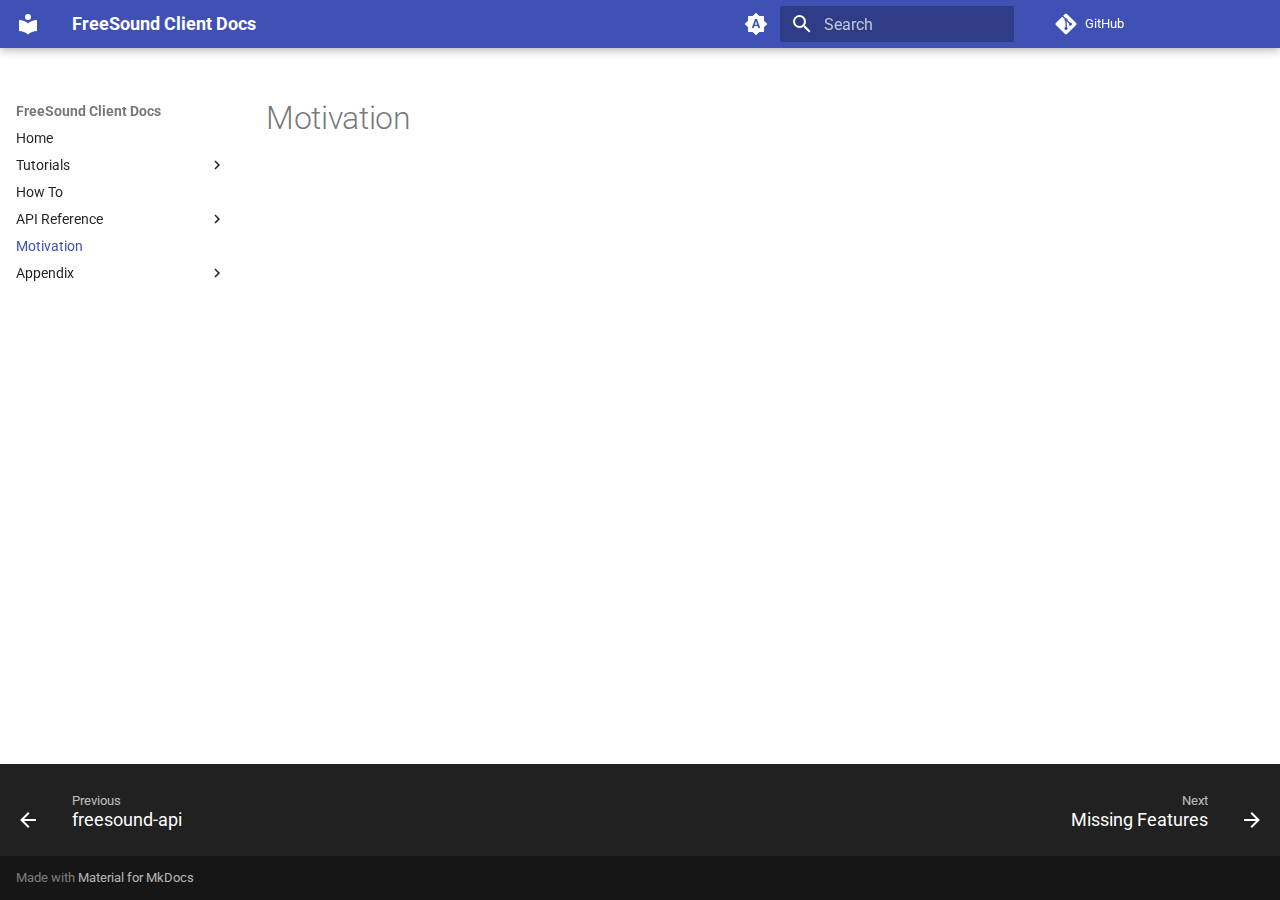
<file: motivation/index.html>
<!doctype html>
<html lang="en" class="no-js">
  <head>
    
      <meta charset="utf-8">
      <meta name="viewport" content="width=device-width,initial-scale=1">
      
      
      
        <link rel="canonical" href="https://github.com/ddgg-el/freesound-client/motivation/">
      
      
        <link rel="prev" href="../api/api-fs-api/">
      
      
        <link rel="next" href="../appendix/missing-features/">
      
      
      <link rel="icon" href="../assets/images/favicon.png">
      <meta name="generator" content="mkdocs-1.5.3, mkdocs-material-9.5.10">
    
    
      
        <title>Motivation - FreeSound Client Docs</title>
      
    
    
      <link rel="stylesheet" href="../assets/stylesheets/main.7e359304.min.css">
      
        
        <link rel="stylesheet" href="../assets/stylesheets/palette.06af60db.min.css">
      
      


    
    
      
    
    
      
        
        
        <link rel="preconnect" href="https://fonts.gstatic.com" crossorigin>
        <link rel="stylesheet" href="https://fonts.googleapis.com/css?family=Roboto:300,300i,400,400i,700,700i%7CRoboto+Mono:400,400i,700,700i&display=fallback">
        <style>:root{--md-text-font:"Roboto";--md-code-font:"Roboto Mono"}</style>
      
    
    
      <link rel="stylesheet" href="../assets/_mkdocstrings.css">
    
      <link rel="stylesheet" href="../stylesheets/extra.css">
    
    <script>__md_scope=new URL("..",location),__md_hash=e=>[...e].reduce((e,_)=>(e<<5)-e+_.charCodeAt(0),0),__md_get=(e,_=localStorage,t=__md_scope)=>JSON.parse(_.getItem(t.pathname+"."+e)),__md_set=(e,_,t=localStorage,a=__md_scope)=>{try{t.setItem(a.pathname+"."+e,JSON.stringify(_))}catch(e){}}</script>
    
      

    
    
    
   <link href="../assets/stylesheets/glightbox.min.css" rel="stylesheet"/><style>
    html.glightbox-open { overflow: initial; height: 100%; }
    .gslide-title { margin-top: 0px; user-select: text; }
    .gslide-desc { color: #666; user-select: text; }
    .gslide-image img { background: white; }
    .gscrollbar-fixer { padding-right: 15px; }
    .gdesc-inner { font-size: 0.75rem; }
    body[data-md-color-scheme="slate"] .gdesc-inner { background: var(--md-default-bg-color);}
    body[data-md-color-scheme="slate"] .gslide-title { color: var(--md-default-fg-color);}
    body[data-md-color-scheme="slate"] .gslide-desc { color: var(--md-default-fg-color);}</style> <script src="../assets/javascripts/glightbox.min.js"></script></head>
  
  
    
    
      
    
    
    
    
    <body dir="ltr" data-md-color-scheme="default" data-md-color-primary="indigo" data-md-color-accent="indigo">
  
    
    <input class="md-toggle" data-md-toggle="drawer" type="checkbox" id="__drawer" autocomplete="off">
    <input class="md-toggle" data-md-toggle="search" type="checkbox" id="__search" autocomplete="off">
    <label class="md-overlay" for="__drawer"></label>
    <div data-md-component="skip">
      
    </div>
    <div data-md-component="announce">
      
    </div>
    
    
      

  

<header class="md-header md-header--shadow" data-md-component="header">
  <nav class="md-header__inner md-grid" aria-label="Header">
    <a href=".." title="FreeSound Client Docs" class="md-header__button md-logo" aria-label="FreeSound Client Docs" data-md-component="logo">
      
  
  <svg xmlns="http://www.w3.org/2000/svg" viewBox="0 0 24 24"><path d="M12 8a3 3 0 0 0 3-3 3 3 0 0 0-3-3 3 3 0 0 0-3 3 3 3 0 0 0 3 3m0 3.54C9.64 9.35 6.5 8 3 8v11c3.5 0 6.64 1.35 9 3.54 2.36-2.19 5.5-3.54 9-3.54V8c-3.5 0-6.64 1.35-9 3.54Z"/></svg>

    </a>
    <label class="md-header__button md-icon" for="__drawer">
      
      <svg xmlns="http://www.w3.org/2000/svg" viewBox="0 0 24 24"><path d="M3 6h18v2H3V6m0 5h18v2H3v-2m0 5h18v2H3v-2Z"/></svg>
    </label>
    <div class="md-header__title" data-md-component="header-title">
      <div class="md-header__ellipsis">
        <div class="md-header__topic">
          <span class="md-ellipsis">
            FreeSound Client Docs
          </span>
        </div>
        <div class="md-header__topic" data-md-component="header-topic">
          <span class="md-ellipsis">
            
              Motivation
            
          </span>
        </div>
      </div>
    </div>
    
      
        <form class="md-header__option" data-md-component="palette">
  
    
    
    
    <input class="md-option" data-md-color-media="(prefers-color-scheme)" data-md-color-scheme="default" data-md-color-primary="indigo" data-md-color-accent="indigo"  aria-label="Switch to light mode"  type="radio" name="__palette" id="__palette_0">
    
      <label class="md-header__button md-icon" title="Switch to light mode" for="__palette_1" hidden>
        <svg xmlns="http://www.w3.org/2000/svg" viewBox="0 0 24 24"><path d="m14.3 16-.7-2h-3.2l-.7 2H7.8L11 7h2l3.2 9h-1.9M20 8.69V4h-4.69L12 .69 8.69 4H4v4.69L.69 12 4 15.31V20h4.69L12 23.31 15.31 20H20v-4.69L23.31 12 20 8.69m-9.15 3.96h2.3L12 9l-1.15 3.65Z"/></svg>
      </label>
    
  
    
    
    
    <input class="md-option" data-md-color-media="(prefers-color-scheme: light)" data-md-color-scheme="default" data-md-color-primary="indigo" data-md-color-accent="indigo"  aria-label="Switch to dark mode"  type="radio" name="__palette" id="__palette_1">
    
      <label class="md-header__button md-icon" title="Switch to dark mode" for="__palette_2" hidden>
        <svg xmlns="http://www.w3.org/2000/svg" viewBox="0 0 24 24"><path d="M12 2a7 7 0 0 0-7 7c0 2.38 1.19 4.47 3 5.74V17a1 1 0 0 0 1 1h6a1 1 0 0 0 1-1v-2.26c1.81-1.27 3-3.36 3-5.74a7 7 0 0 0-7-7M9 21a1 1 0 0 0 1 1h4a1 1 0 0 0 1-1v-1H9v1Z"/></svg>
      </label>
    
  
    
    
    
    <input class="md-option" data-md-color-media="(prefers-color-scheme: light)" data-md-color-scheme="slate" data-md-color-primary="indigo" data-md-color-accent="indigo"  aria-label="Switch to light mode"  type="radio" name="__palette" id="__palette_2">
    
      <label class="md-header__button md-icon" title="Switch to light mode" for="__palette_0" hidden>
        <svg xmlns="http://www.w3.org/2000/svg" viewBox="0 0 24 24"><path d="M12 2a7 7 0 0 1 7 7c0 2.38-1.19 4.47-3 5.74V17a1 1 0 0 1-1 1H9a1 1 0 0 1-1-1v-2.26C6.19 13.47 5 11.38 5 9a7 7 0 0 1 7-7M9 21v-1h6v1a1 1 0 0 1-1 1h-4a1 1 0 0 1-1-1m3-17a5 5 0 0 0-5 5c0 2.05 1.23 3.81 3 4.58V16h4v-2.42c1.77-.77 3-2.53 3-4.58a5 5 0 0 0-5-5Z"/></svg>
      </label>
    
  
</form>
      
    
    
      <script>var media,input,key,value,palette=__md_get("__palette");if(palette&&palette.color){"(prefers-color-scheme)"===palette.color.media&&(media=matchMedia("(prefers-color-scheme: light)"),input=document.querySelector(media.matches?"[data-md-color-media='(prefers-color-scheme: light)']":"[data-md-color-media='(prefers-color-scheme: dark)']"),palette.color.media=input.getAttribute("data-md-color-media"),palette.color.scheme=input.getAttribute("data-md-color-scheme"),palette.color.primary=input.getAttribute("data-md-color-primary"),palette.color.accent=input.getAttribute("data-md-color-accent"));for([key,value]of Object.entries(palette.color))document.body.setAttribute("data-md-color-"+key,value)}</script>
    
    
    
      <label class="md-header__button md-icon" for="__search">
        
        <svg xmlns="http://www.w3.org/2000/svg" viewBox="0 0 24 24"><path d="M9.5 3A6.5 6.5 0 0 1 16 9.5c0 1.61-.59 3.09-1.56 4.23l.27.27h.79l5 5-1.5 1.5-5-5v-.79l-.27-.27A6.516 6.516 0 0 1 9.5 16 6.5 6.5 0 0 1 3 9.5 6.5 6.5 0 0 1 9.5 3m0 2C7 5 5 7 5 9.5S7 14 9.5 14 14 12 14 9.5 12 5 9.5 5Z"/></svg>
      </label>
      <div class="md-search" data-md-component="search" role="dialog">
  <label class="md-search__overlay" for="__search"></label>
  <div class="md-search__inner" role="search">
    <form class="md-search__form" name="search">
      <input type="text" class="md-search__input" name="query" aria-label="Search" placeholder="Search" autocapitalize="off" autocorrect="off" autocomplete="off" spellcheck="false" data-md-component="search-query" required>
      <label class="md-search__icon md-icon" for="__search">
        
        <svg xmlns="http://www.w3.org/2000/svg" viewBox="0 0 24 24"><path d="M9.5 3A6.5 6.5 0 0 1 16 9.5c0 1.61-.59 3.09-1.56 4.23l.27.27h.79l5 5-1.5 1.5-5-5v-.79l-.27-.27A6.516 6.516 0 0 1 9.5 16 6.5 6.5 0 0 1 3 9.5 6.5 6.5 0 0 1 9.5 3m0 2C7 5 5 7 5 9.5S7 14 9.5 14 14 12 14 9.5 12 5 9.5 5Z"/></svg>
        
        <svg xmlns="http://www.w3.org/2000/svg" viewBox="0 0 24 24"><path d="M20 11v2H8l5.5 5.5-1.42 1.42L4.16 12l7.92-7.92L13.5 5.5 8 11h12Z"/></svg>
      </label>
      <nav class="md-search__options" aria-label="Search">
        
        <button type="reset" class="md-search__icon md-icon" title="Clear" aria-label="Clear" tabindex="-1">
          
          <svg xmlns="http://www.w3.org/2000/svg" viewBox="0 0 24 24"><path d="M19 6.41 17.59 5 12 10.59 6.41 5 5 6.41 10.59 12 5 17.59 6.41 19 12 13.41 17.59 19 19 17.59 13.41 12 19 6.41Z"/></svg>
        </button>
      </nav>
      
        <div class="md-search__suggest" data-md-component="search-suggest"></div>
      
    </form>
    <div class="md-search__output">
      <div class="md-search__scrollwrap" data-md-scrollfix>
        <div class="md-search-result" data-md-component="search-result">
          <div class="md-search-result__meta">
            Initializing search
          </div>
          <ol class="md-search-result__list" role="presentation"></ol>
        </div>
      </div>
    </div>
  </div>
</div>
    
    
      <div class="md-header__source">
        <a href="https://github.com/ddgg-el/freesound-client" title="Go to repository" class="md-source" data-md-component="source">
  <div class="md-source__icon md-icon">
    
    <svg xmlns="http://www.w3.org/2000/svg" viewBox="0 0 448 512"><!--! Font Awesome Free 6.5.1 by @fontawesome - https://fontawesome.com License - https://fontawesome.com/license/free (Icons: CC BY 4.0, Fonts: SIL OFL 1.1, Code: MIT License) Copyright 2023 Fonticons, Inc.--><path d="M439.55 236.05 244 40.45a28.87 28.87 0 0 0-40.81 0l-40.66 40.63 51.52 51.52c27.06-9.14 52.68 16.77 43.39 43.68l49.66 49.66c34.23-11.8 61.18 31 35.47 56.69-26.49 26.49-70.21-2.87-56-37.34L240.22 199v121.85c25.3 12.54 22.26 41.85 9.08 55a34.34 34.34 0 0 1-48.55 0c-17.57-17.6-11.07-46.91 11.25-56v-123c-20.8-8.51-24.6-30.74-18.64-45L142.57 101 8.45 235.14a28.86 28.86 0 0 0 0 40.81l195.61 195.6a28.86 28.86 0 0 0 40.8 0l194.69-194.69a28.86 28.86 0 0 0 0-40.81z"/></svg>
  </div>
  <div class="md-source__repository">
    GitHub
  </div>
</a>
      </div>
    
  </nav>
  
</header>
    
    <div class="md-container" data-md-component="container">
      
      
        
          
        
      
      <main class="md-main" data-md-component="main">
        <div class="md-main__inner md-grid">
          
            
              
              <div class="md-sidebar md-sidebar--primary" data-md-component="sidebar" data-md-type="navigation" >
                <div class="md-sidebar__scrollwrap">
                  <div class="md-sidebar__inner">
                    



<nav class="md-nav md-nav--primary" aria-label="Navigation" data-md-level="0">
  <label class="md-nav__title" for="__drawer">
    <a href=".." title="FreeSound Client Docs" class="md-nav__button md-logo" aria-label="FreeSound Client Docs" data-md-component="logo">
      
  
  <svg xmlns="http://www.w3.org/2000/svg" viewBox="0 0 24 24"><path d="M12 8a3 3 0 0 0 3-3 3 3 0 0 0-3-3 3 3 0 0 0-3 3 3 3 0 0 0 3 3m0 3.54C9.64 9.35 6.5 8 3 8v11c3.5 0 6.64 1.35 9 3.54 2.36-2.19 5.5-3.54 9-3.54V8c-3.5 0-6.64 1.35-9 3.54Z"/></svg>

    </a>
    FreeSound Client Docs
  </label>
  
    <div class="md-nav__source">
      <a href="https://github.com/ddgg-el/freesound-client" title="Go to repository" class="md-source" data-md-component="source">
  <div class="md-source__icon md-icon">
    
    <svg xmlns="http://www.w3.org/2000/svg" viewBox="0 0 448 512"><!--! Font Awesome Free 6.5.1 by @fontawesome - https://fontawesome.com License - https://fontawesome.com/license/free (Icons: CC BY 4.0, Fonts: SIL OFL 1.1, Code: MIT License) Copyright 2023 Fonticons, Inc.--><path d="M439.55 236.05 244 40.45a28.87 28.87 0 0 0-40.81 0l-40.66 40.63 51.52 51.52c27.06-9.14 52.68 16.77 43.39 43.68l49.66 49.66c34.23-11.8 61.18 31 35.47 56.69-26.49 26.49-70.21-2.87-56-37.34L240.22 199v121.85c25.3 12.54 22.26 41.85 9.08 55a34.34 34.34 0 0 1-48.55 0c-17.57-17.6-11.07-46.91 11.25-56v-123c-20.8-8.51-24.6-30.74-18.64-45L142.57 101 8.45 235.14a28.86 28.86 0 0 0 0 40.81l195.61 195.6a28.86 28.86 0 0 0 40.8 0l194.69-194.69a28.86 28.86 0 0 0 0-40.81z"/></svg>
  </div>
  <div class="md-source__repository">
    GitHub
  </div>
</a>
    </div>
  
  <ul class="md-nav__list" data-md-scrollfix>
    
      
      
  
  
  
  
    <li class="md-nav__item">
      <a href=".." class="md-nav__link">
        
  
  <span class="md-ellipsis">
    Home
  </span>
  

      </a>
    </li>
  

    
      
      
  
  
  
  
    
    
    
    
    <li class="md-nav__item md-nav__item--nested">
      
        
        
        <input class="md-nav__toggle md-toggle " type="checkbox" id="__nav_2" >
        
          
          <label class="md-nav__link" for="__nav_2" id="__nav_2_label" tabindex="0">
            
  
  <span class="md-ellipsis">
    Tutorials
  </span>
  

            <span class="md-nav__icon md-icon"></span>
          </label>
        
        <nav class="md-nav" data-md-level="1" aria-labelledby="__nav_2_label" aria-expanded="false">
          <label class="md-nav__title" for="__nav_2">
            <span class="md-nav__icon md-icon"></span>
            Tutorials
          </label>
          <ul class="md-nav__list" data-md-scrollfix>
            
              
                
  
  
  
  
    <li class="md-nav__item">
      <a href="../tutorials/tutorial-basics/" class="md-nav__link">
        
  
  <span class="md-ellipsis">
    Getting started
  </span>
  

      </a>
    </li>
  

              
            
              
                
  
  
  
  
    <li class="md-nav__item">
      <a href="../tutorials/tutorial-freesound/" class="md-nav__link">
        
  
  <span class="md-ellipsis">
    How does the Freesound API works
  </span>
  

      </a>
    </li>
  

              
            
          </ul>
        </nav>
      
    </li>
  

    
      
      
  
  
  
  
    <li class="md-nav__item">
      <a href="../how-to-guide/" class="md-nav__link">
        
  
  <span class="md-ellipsis">
    How To
  </span>
  

      </a>
    </li>
  

    
      
      
  
  
  
  
    
    
    
    
    <li class="md-nav__item md-nav__item--nested">
      
        
        
        <input class="md-nav__toggle md-toggle " type="checkbox" id="__nav_4" >
        
          
          <label class="md-nav__link" for="__nav_4" id="__nav_4_label" tabindex="0">
            
  
  <span class="md-ellipsis">
    API Reference
  </span>
  

            <span class="md-nav__icon md-icon"></span>
          </label>
        
        <nav class="md-nav" data-md-level="1" aria-labelledby="__nav_4_label" aria-expanded="false">
          <label class="md-nav__title" for="__nav_4">
            <span class="md-nav__icon md-icon"></span>
            API Reference
          </label>
          <ul class="md-nav__list" data-md-scrollfix>
            
              
                
  
  
  
  
    <li class="md-nav__item">
      <a href="../api/api-reference/" class="md-nav__link">
        
  
  <span class="md-ellipsis">
    Overview
  </span>
  

      </a>
    </li>
  

              
            
              
                
  
  
  
  
    <li class="md-nav__item">
      <a href="../api/api-client/" class="md-nav__link">
        
  
  <span class="md-ellipsis">
    FreeSoundClient
  </span>
  

      </a>
    </li>
  

              
            
              
                
  
  
  
  
    <li class="md-nav__item">
      <a href="../api/api-utilities/" class="md-nav__link">
        
  
  <span class="md-ellipsis">
    Utilities
  </span>
  

      </a>
    </li>
  

              
            
              
                
  
  
  
  
    <li class="md-nav__item">
      <a href="../api/api-fs-api/" class="md-nav__link">
        
  
  <span class="md-ellipsis">
    freesound-api
  </span>
  

      </a>
    </li>
  

              
            
          </ul>
        </nav>
      
    </li>
  

    
      
      
  
  
    
  
  
  
    <li class="md-nav__item md-nav__item--active">
      
      <input class="md-nav__toggle md-toggle" type="checkbox" id="__toc">
      
      
      
      <a href="./" class="md-nav__link md-nav__link--active">
        
  
  <span class="md-ellipsis">
    Motivation
  </span>
  

      </a>
      
    </li>
  

    
      
      
  
  
  
  
    
    
    
    
    <li class="md-nav__item md-nav__item--nested">
      
        
        
        <input class="md-nav__toggle md-toggle " type="checkbox" id="__nav_6" >
        
          
          <label class="md-nav__link" for="__nav_6" id="__nav_6_label" tabindex="0">
            
  
  <span class="md-ellipsis">
    Appendix
  </span>
  

            <span class="md-nav__icon md-icon"></span>
          </label>
        
        <nav class="md-nav" data-md-level="1" aria-labelledby="__nav_6_label" aria-expanded="false">
          <label class="md-nav__title" for="__nav_6">
            <span class="md-nav__icon md-icon"></span>
            Appendix
          </label>
          <ul class="md-nav__list" data-md-scrollfix>
            
              
                
  
  
  
  
    <li class="md-nav__item">
      <a href="../appendix/missing-features/" class="md-nav__link">
        
  
  <span class="md-ellipsis">
    Missing Features
  </span>
  

      </a>
    </li>
  

              
            
              
                
  
  
  
  
    <li class="md-nav__item">
      <a href="../appendix/query-examples/" class="md-nav__link">
        
  
  <span class="md-ellipsis">
    Search Examples
  </span>
  

      </a>
    </li>
  

              
            
              
                
  
  
  
  
    
    
    
    
    <li class="md-nav__item md-nav__item--nested">
      
        
        
        <input class="md-nav__toggle md-toggle " type="checkbox" id="__nav_6_3" >
        
          
          <label class="md-nav__link" for="__nav_6_3" id="__nav_6_3_label" tabindex="0">
            
  
  <span class="md-ellipsis">
    Lists
  </span>
  

            <span class="md-nav__icon md-icon"></span>
          </label>
        
        <nav class="md-nav" data-md-level="2" aria-labelledby="__nav_6_3_label" aria-expanded="false">
          <label class="md-nav__title" for="__nav_6_3">
            <span class="md-nav__icon md-icon"></span>
            Lists
          </label>
          <ul class="md-nav__list" data-md-scrollfix>
            
              
                
  
  
  
  
    <li class="md-nav__item">
      <a href="../appendix/fields-list/" class="md-nav__link">
        
  
  <span class="md-ellipsis">
    Fields
  </span>
  

      </a>
    </li>
  

              
            
              
                
  
  
  
  
    <li class="md-nav__item">
      <a href="../appendix/descriptors-list/" class="md-nav__link">
        
  
  <span class="md-ellipsis">
    Descriptors
  </span>
  

      </a>
    </li>
  

              
            
              
                
  
  
  
  
    <li class="md-nav__item">
      <a href="../appendix/filters-list/" class="md-nav__link">
        
  
  <span class="md-ellipsis">
    Filters
  </span>
  

      </a>
    </li>
  

              
            
          </ul>
        </nav>
      
    </li>
  

              
            
          </ul>
        </nav>
      
    </li>
  

    
  </ul>
</nav>
                  </div>
                </div>
              </div>
            
            
              
              <div class="md-sidebar md-sidebar--secondary" data-md-component="sidebar" data-md-type="toc" >
                <div class="md-sidebar__scrollwrap">
                  <div class="md-sidebar__inner">
                    

<nav class="md-nav md-nav--secondary" aria-label="Table of contents">
  
  
  
  
</nav>
                  </div>
                </div>
              </div>
            
          
          
            <div class="md-content" data-md-component="content">
              <article class="md-content__inner md-typeset">
                
                  

  
  


  <h1>Motivation</h1>














                
              </article>
            </div>
          
          
<script>var target=document.getElementById(location.hash.slice(1));target&&target.name&&(target.checked=target.name.startsWith("__tabbed_"))</script>
        </div>
        
      </main>
      
        <footer class="md-footer">
  
    
      
      <nav class="md-footer__inner md-grid" aria-label="Footer" >
        
          
          <a href="../api/api-fs-api/" class="md-footer__link md-footer__link--prev" aria-label="Previous: freesound-api">
            <div class="md-footer__button md-icon">
              
              <svg xmlns="http://www.w3.org/2000/svg" viewBox="0 0 24 24"><path d="M20 11v2H8l5.5 5.5-1.42 1.42L4.16 12l7.92-7.92L13.5 5.5 8 11h12Z"/></svg>
            </div>
            <div class="md-footer__title">
              <span class="md-footer__direction">
                Previous
              </span>
              <div class="md-ellipsis">
                freesound-api
              </div>
            </div>
          </a>
        
        
          
          <a href="../appendix/missing-features/" class="md-footer__link md-footer__link--next" aria-label="Next: Missing Features">
            <div class="md-footer__title">
              <span class="md-footer__direction">
                Next
              </span>
              <div class="md-ellipsis">
                Missing Features
              </div>
            </div>
            <div class="md-footer__button md-icon">
              
              <svg xmlns="http://www.w3.org/2000/svg" viewBox="0 0 24 24"><path d="M4 11v2h12l-5.5 5.5 1.42 1.42L19.84 12l-7.92-7.92L10.5 5.5 16 11H4Z"/></svg>
            </div>
          </a>
        
      </nav>
    
  
  <div class="md-footer-meta md-typeset">
    <div class="md-footer-meta__inner md-grid">
      <div class="md-copyright">
  
  
    Made with
    <a href="https://squidfunk.github.io/mkdocs-material/" target="_blank" rel="noopener">
      Material for MkDocs
    </a>
  
</div>
      
    </div>
  </div>
</footer>
      
    </div>
    <div class="md-dialog" data-md-component="dialog">
      <div class="md-dialog__inner md-typeset"></div>
    </div>
    
    
    <script id="__config" type="application/json">{"base": "..", "features": ["search.suggest", "navigation.footer", "content.code.copy", "content.code.select"], "search": "../assets/javascripts/workers/search.b8dbb3d2.min.js", "translations": {"clipboard.copied": "Copied to clipboard", "clipboard.copy": "Copy to clipboard", "search.result.more.one": "1 more on this page", "search.result.more.other": "# more on this page", "search.result.none": "No matching documents", "search.result.one": "1 matching document", "search.result.other": "# matching documents", "search.result.placeholder": "Type to start searching", "search.result.term.missing": "Missing", "select.version": "Select version"}}</script>
    
    
      <script src="../assets/javascripts/bundle.8fd75fb4.min.js"></script>
      
    
  <script>document$.subscribe(() => {const lightbox = GLightbox({"touchNavigation": true, "loop": false, "zoomable": true, "draggable": true, "openEffect": "zoom", "closeEffect": "zoom", "slideEffect": "slide"});})</script></body>
</html>
</file>
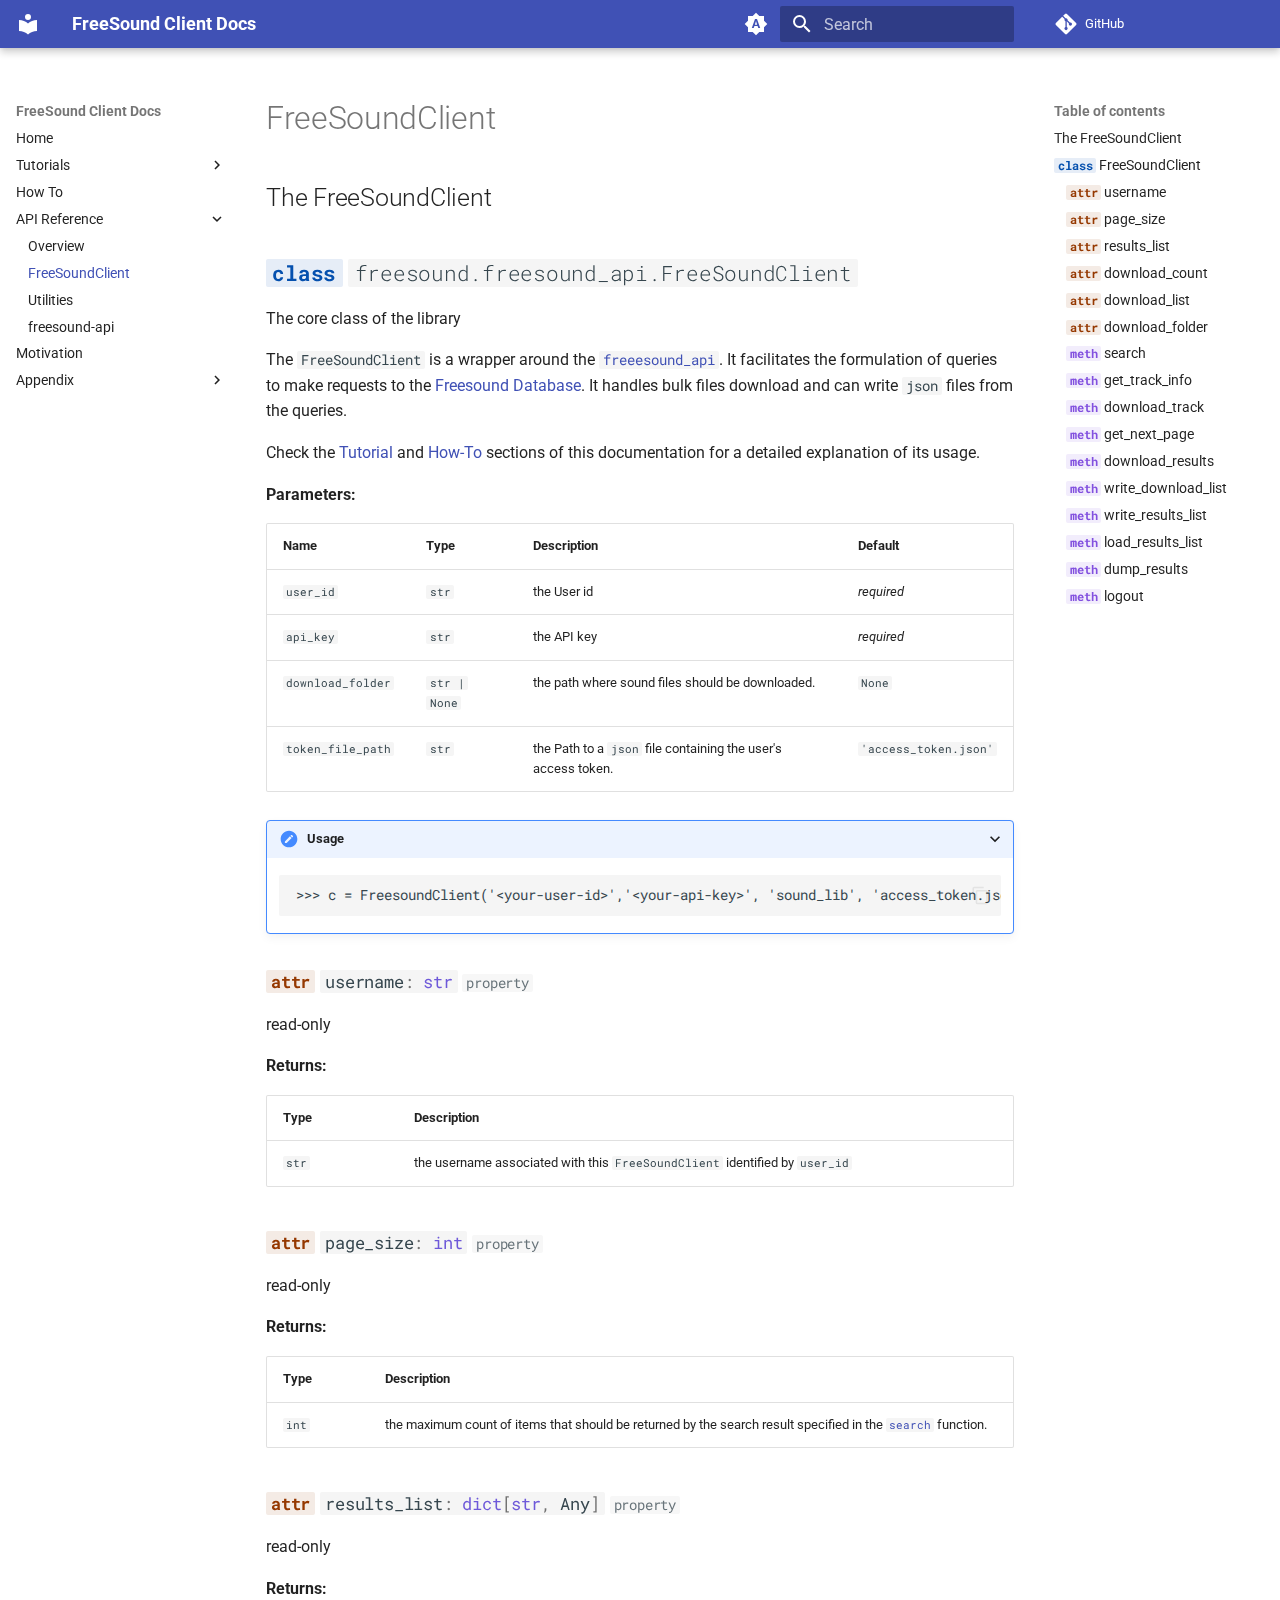
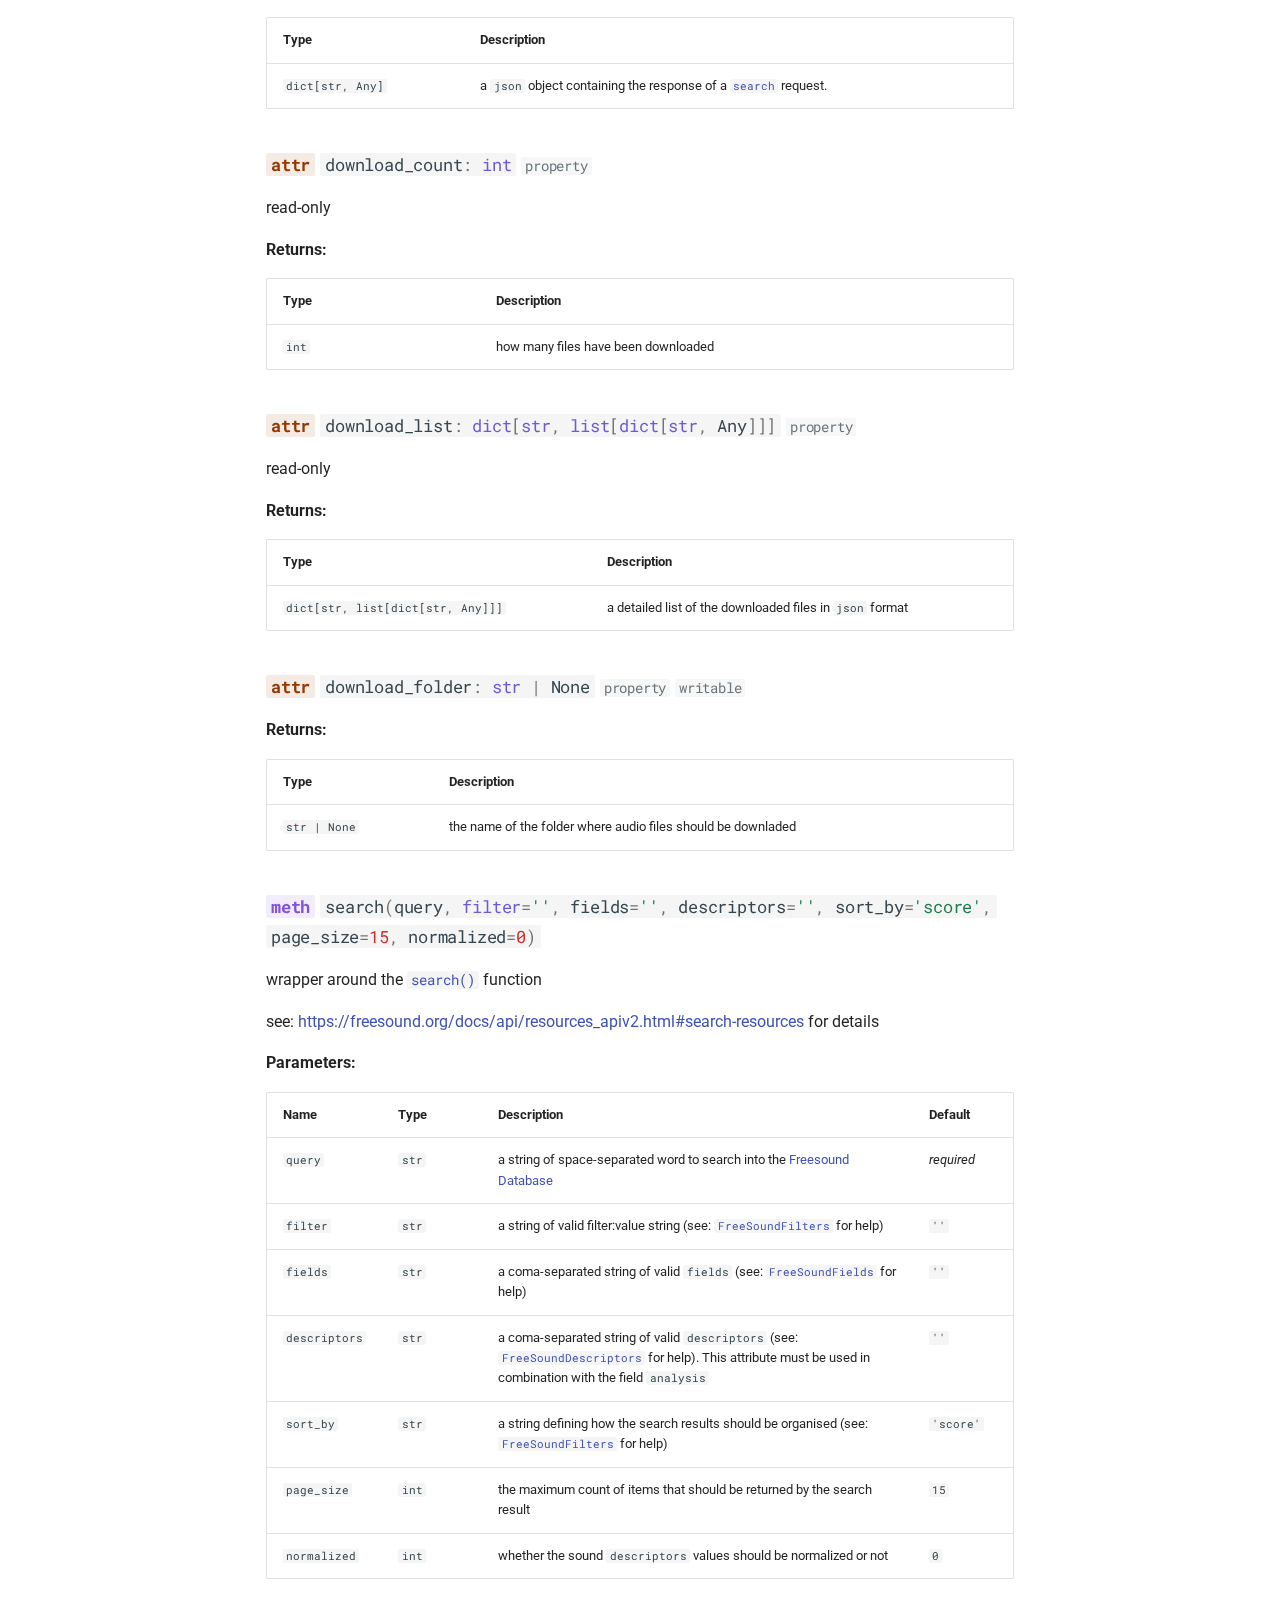
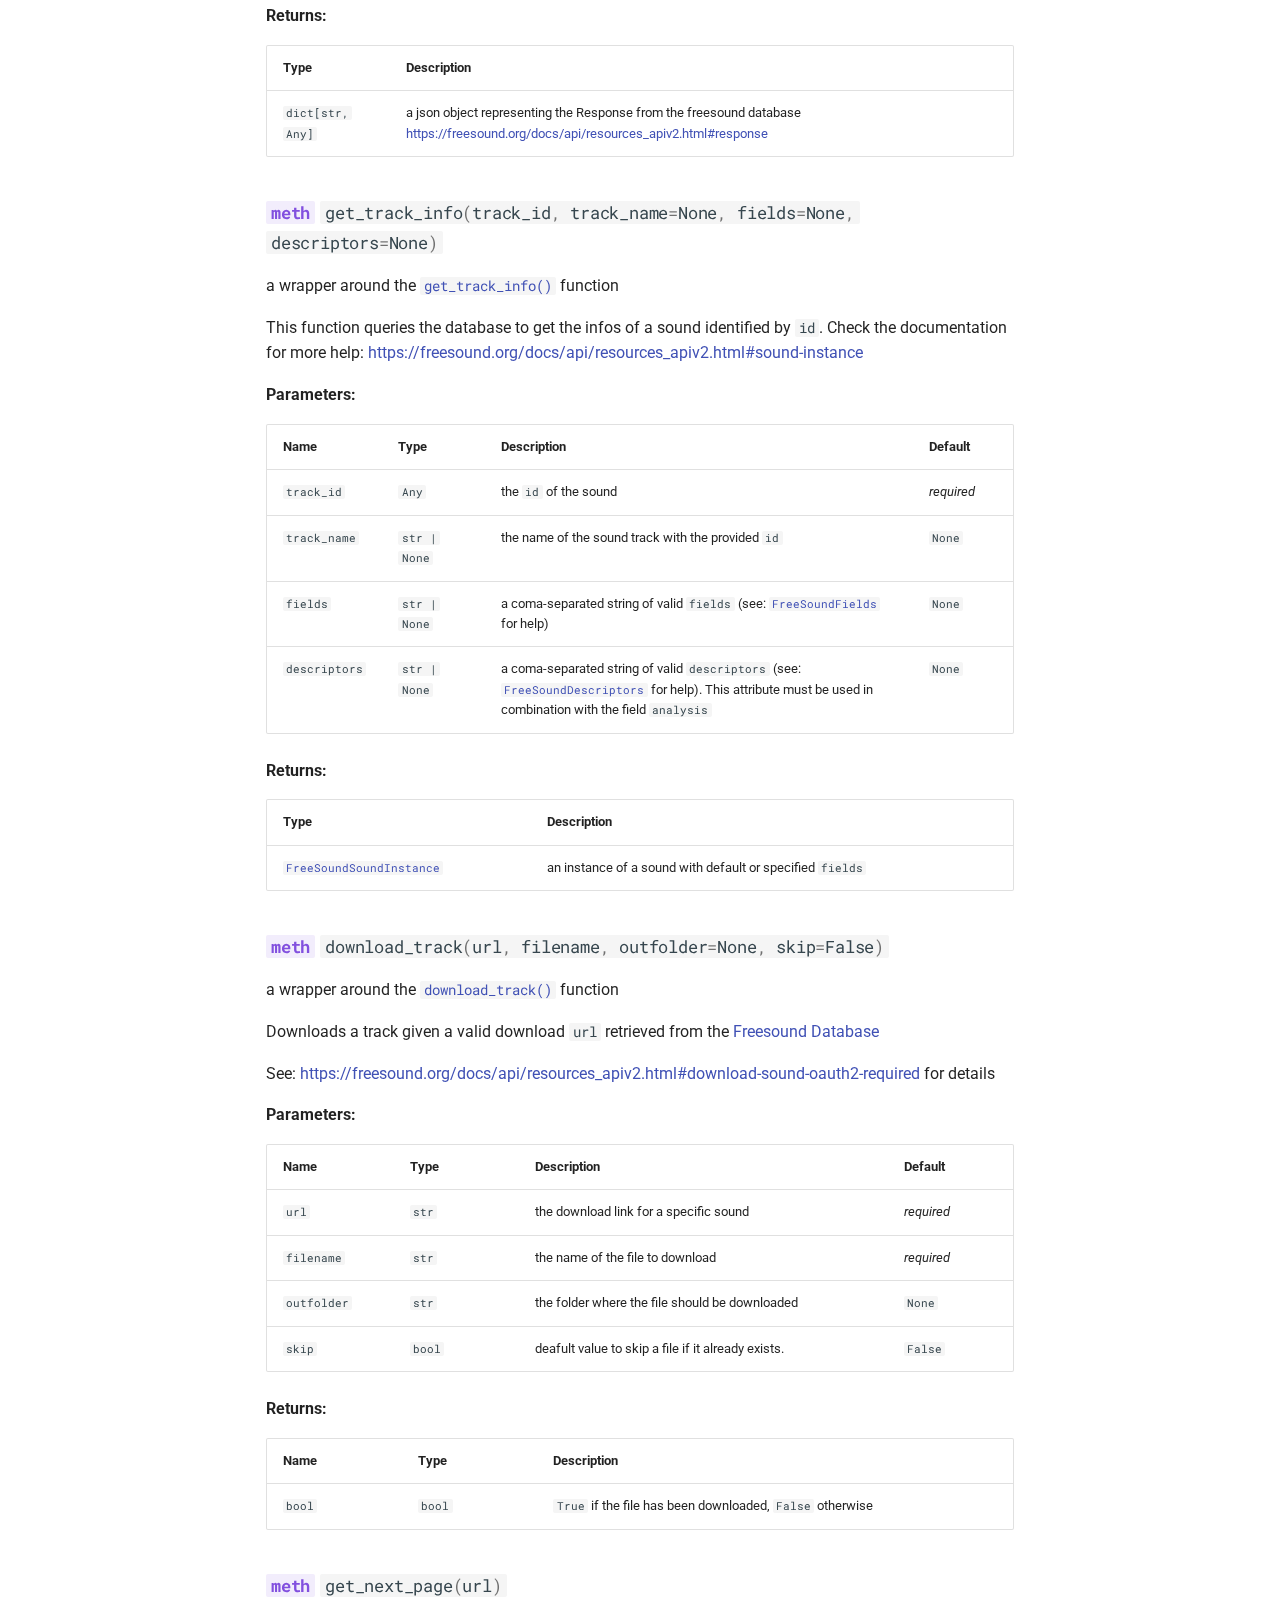
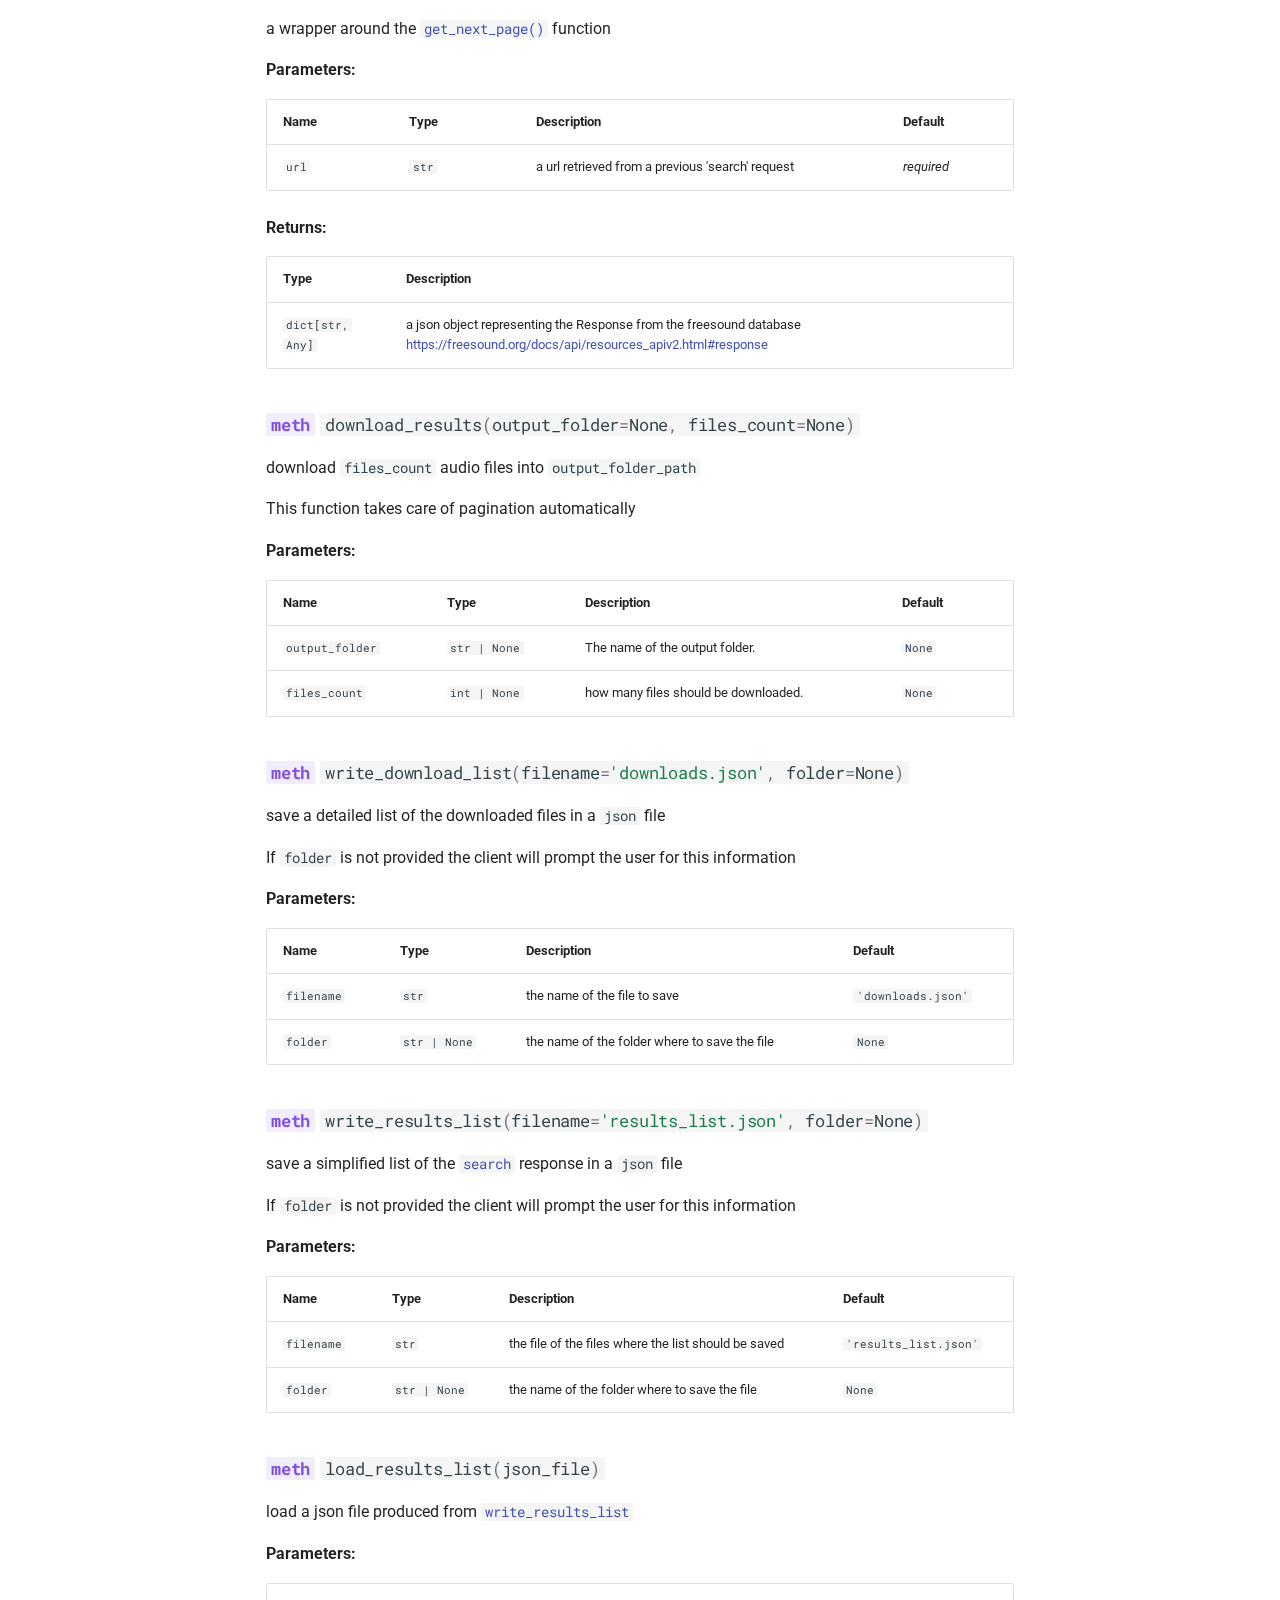
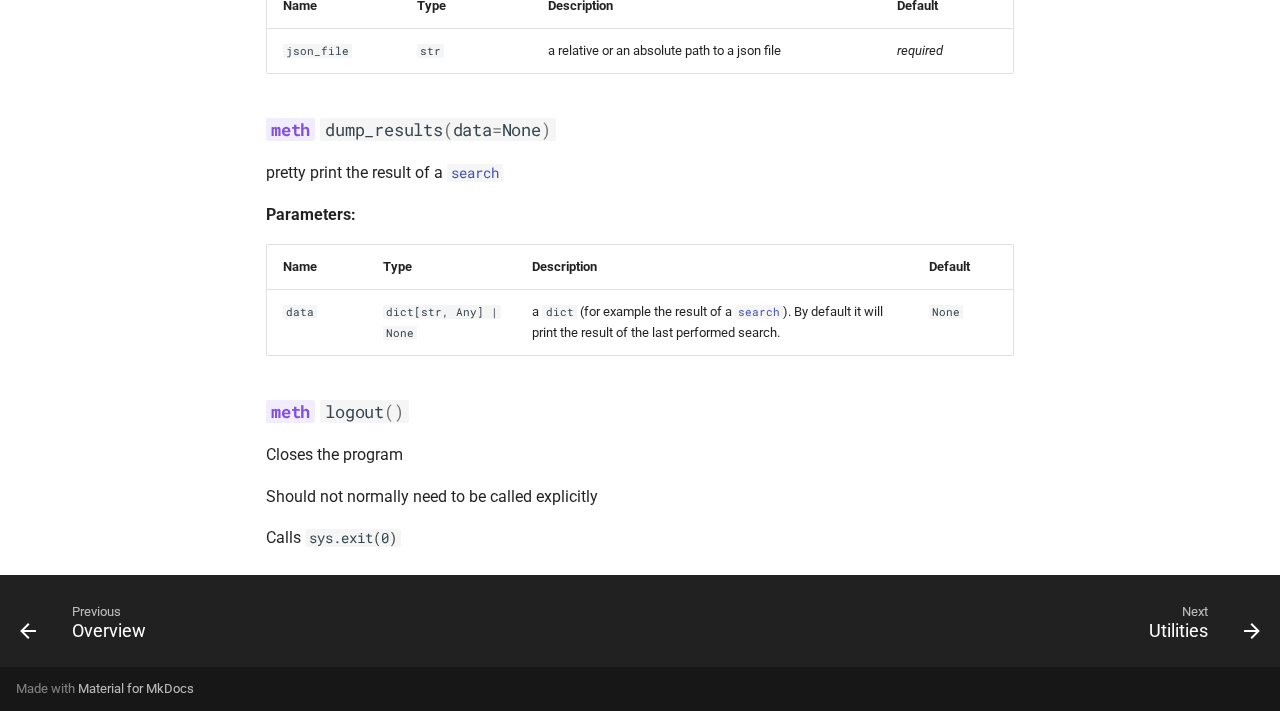
<file: api/api-client/index.html>
<!doctype html>
<html lang="en" class="no-js">
  <head>
    
      <meta charset="utf-8">
      <meta name="viewport" content="width=device-width,initial-scale=1">
      
      
      
        <link rel="canonical" href="https://github.com/ddgg-el/freesound-client/api/api-client/">
      
      
        <link rel="prev" href="../api-reference/">
      
      
        <link rel="next" href="../api-utilities/">
      
      
      <link rel="icon" href="../../assets/images/favicon.png">
      <meta name="generator" content="mkdocs-1.5.3, mkdocs-material-9.5.10">
    
    
      
        <title>FreeSoundClient - FreeSound Client Docs</title>
      
    
    
      <link rel="stylesheet" href="../../assets/stylesheets/main.7e359304.min.css">
      
        
        <link rel="stylesheet" href="../../assets/stylesheets/palette.06af60db.min.css">
      
      


    
    
      
    
    
      
        
        
        <link rel="preconnect" href="https://fonts.gstatic.com" crossorigin>
        <link rel="stylesheet" href="https://fonts.googleapis.com/css?family=Roboto:300,300i,400,400i,700,700i%7CRoboto+Mono:400,400i,700,700i&display=fallback">
        <style>:root{--md-text-font:"Roboto";--md-code-font:"Roboto Mono"}</style>
      
    
    
      <link rel="stylesheet" href="../../assets/_mkdocstrings.css">
    
      <link rel="stylesheet" href="../../stylesheets/extra.css">
    
    <script>__md_scope=new URL("../..",location),__md_hash=e=>[...e].reduce((e,_)=>(e<<5)-e+_.charCodeAt(0),0),__md_get=(e,_=localStorage,t=__md_scope)=>JSON.parse(_.getItem(t.pathname+"."+e)),__md_set=(e,_,t=localStorage,a=__md_scope)=>{try{t.setItem(a.pathname+"."+e,JSON.stringify(_))}catch(e){}}</script>
    
      

    
    
    
   <link href="../../assets/stylesheets/glightbox.min.css" rel="stylesheet"/><style>
    html.glightbox-open { overflow: initial; height: 100%; }
    .gslide-title { margin-top: 0px; user-select: text; }
    .gslide-desc { color: #666; user-select: text; }
    .gslide-image img { background: white; }
    .gscrollbar-fixer { padding-right: 15px; }
    .gdesc-inner { font-size: 0.75rem; }
    body[data-md-color-scheme="slate"] .gdesc-inner { background: var(--md-default-bg-color);}
    body[data-md-color-scheme="slate"] .gslide-title { color: var(--md-default-fg-color);}
    body[data-md-color-scheme="slate"] .gslide-desc { color: var(--md-default-fg-color);}</style> <script src="../../assets/javascripts/glightbox.min.js"></script></head>
  
  
    
    
      
    
    
    
    
    <body dir="ltr" data-md-color-scheme="default" data-md-color-primary="indigo" data-md-color-accent="indigo">
  
    
    <input class="md-toggle" data-md-toggle="drawer" type="checkbox" id="__drawer" autocomplete="off">
    <input class="md-toggle" data-md-toggle="search" type="checkbox" id="__search" autocomplete="off">
    <label class="md-overlay" for="__drawer"></label>
    <div data-md-component="skip">
      
        
        <a href="#the-freesoundclient" class="md-skip">
          Skip to content
        </a>
      
    </div>
    <div data-md-component="announce">
      
    </div>
    
    
      

  

<header class="md-header md-header--shadow" data-md-component="header">
  <nav class="md-header__inner md-grid" aria-label="Header">
    <a href="../.." title="FreeSound Client Docs" class="md-header__button md-logo" aria-label="FreeSound Client Docs" data-md-component="logo">
      
  
  <svg xmlns="http://www.w3.org/2000/svg" viewBox="0 0 24 24"><path d="M12 8a3 3 0 0 0 3-3 3 3 0 0 0-3-3 3 3 0 0 0-3 3 3 3 0 0 0 3 3m0 3.54C9.64 9.35 6.5 8 3 8v11c3.5 0 6.64 1.35 9 3.54 2.36-2.19 5.5-3.54 9-3.54V8c-3.5 0-6.64 1.35-9 3.54Z"/></svg>

    </a>
    <label class="md-header__button md-icon" for="__drawer">
      
      <svg xmlns="http://www.w3.org/2000/svg" viewBox="0 0 24 24"><path d="M3 6h18v2H3V6m0 5h18v2H3v-2m0 5h18v2H3v-2Z"/></svg>
    </label>
    <div class="md-header__title" data-md-component="header-title">
      <div class="md-header__ellipsis">
        <div class="md-header__topic">
          <span class="md-ellipsis">
            FreeSound Client Docs
          </span>
        </div>
        <div class="md-header__topic" data-md-component="header-topic">
          <span class="md-ellipsis">
            
              FreeSoundClient
            
          </span>
        </div>
      </div>
    </div>
    
      
        <form class="md-header__option" data-md-component="palette">
  
    
    
    
    <input class="md-option" data-md-color-media="(prefers-color-scheme)" data-md-color-scheme="default" data-md-color-primary="indigo" data-md-color-accent="indigo"  aria-label="Switch to light mode"  type="radio" name="__palette" id="__palette_0">
    
      <label class="md-header__button md-icon" title="Switch to light mode" for="__palette_1" hidden>
        <svg xmlns="http://www.w3.org/2000/svg" viewBox="0 0 24 24"><path d="m14.3 16-.7-2h-3.2l-.7 2H7.8L11 7h2l3.2 9h-1.9M20 8.69V4h-4.69L12 .69 8.69 4H4v4.69L.69 12 4 15.31V20h4.69L12 23.31 15.31 20H20v-4.69L23.31 12 20 8.69m-9.15 3.96h2.3L12 9l-1.15 3.65Z"/></svg>
      </label>
    
  
    
    
    
    <input class="md-option" data-md-color-media="(prefers-color-scheme: light)" data-md-color-scheme="default" data-md-color-primary="indigo" data-md-color-accent="indigo"  aria-label="Switch to dark mode"  type="radio" name="__palette" id="__palette_1">
    
      <label class="md-header__button md-icon" title="Switch to dark mode" for="__palette_2" hidden>
        <svg xmlns="http://www.w3.org/2000/svg" viewBox="0 0 24 24"><path d="M12 2a7 7 0 0 0-7 7c0 2.38 1.19 4.47 3 5.74V17a1 1 0 0 0 1 1h6a1 1 0 0 0 1-1v-2.26c1.81-1.27 3-3.36 3-5.74a7 7 0 0 0-7-7M9 21a1 1 0 0 0 1 1h4a1 1 0 0 0 1-1v-1H9v1Z"/></svg>
      </label>
    
  
    
    
    
    <input class="md-option" data-md-color-media="(prefers-color-scheme: light)" data-md-color-scheme="slate" data-md-color-primary="indigo" data-md-color-accent="indigo"  aria-label="Switch to light mode"  type="radio" name="__palette" id="__palette_2">
    
      <label class="md-header__button md-icon" title="Switch to light mode" for="__palette_0" hidden>
        <svg xmlns="http://www.w3.org/2000/svg" viewBox="0 0 24 24"><path d="M12 2a7 7 0 0 1 7 7c0 2.38-1.19 4.47-3 5.74V17a1 1 0 0 1-1 1H9a1 1 0 0 1-1-1v-2.26C6.19 13.47 5 11.38 5 9a7 7 0 0 1 7-7M9 21v-1h6v1a1 1 0 0 1-1 1h-4a1 1 0 0 1-1-1m3-17a5 5 0 0 0-5 5c0 2.05 1.23 3.81 3 4.58V16h4v-2.42c1.77-.77 3-2.53 3-4.58a5 5 0 0 0-5-5Z"/></svg>
      </label>
    
  
</form>
      
    
    
      <script>var media,input,key,value,palette=__md_get("__palette");if(palette&&palette.color){"(prefers-color-scheme)"===palette.color.media&&(media=matchMedia("(prefers-color-scheme: light)"),input=document.querySelector(media.matches?"[data-md-color-media='(prefers-color-scheme: light)']":"[data-md-color-media='(prefers-color-scheme: dark)']"),palette.color.media=input.getAttribute("data-md-color-media"),palette.color.scheme=input.getAttribute("data-md-color-scheme"),palette.color.primary=input.getAttribute("data-md-color-primary"),palette.color.accent=input.getAttribute("data-md-color-accent"));for([key,value]of Object.entries(palette.color))document.body.setAttribute("data-md-color-"+key,value)}</script>
    
    
    
      <label class="md-header__button md-icon" for="__search">
        
        <svg xmlns="http://www.w3.org/2000/svg" viewBox="0 0 24 24"><path d="M9.5 3A6.5 6.5 0 0 1 16 9.5c0 1.61-.59 3.09-1.56 4.23l.27.27h.79l5 5-1.5 1.5-5-5v-.79l-.27-.27A6.516 6.516 0 0 1 9.5 16 6.5 6.5 0 0 1 3 9.5 6.5 6.5 0 0 1 9.5 3m0 2C7 5 5 7 5 9.5S7 14 9.5 14 14 12 14 9.5 12 5 9.5 5Z"/></svg>
      </label>
      <div class="md-search" data-md-component="search" role="dialog">
  <label class="md-search__overlay" for="__search"></label>
  <div class="md-search__inner" role="search">
    <form class="md-search__form" name="search">
      <input type="text" class="md-search__input" name="query" aria-label="Search" placeholder="Search" autocapitalize="off" autocorrect="off" autocomplete="off" spellcheck="false" data-md-component="search-query" required>
      <label class="md-search__icon md-icon" for="__search">
        
        <svg xmlns="http://www.w3.org/2000/svg" viewBox="0 0 24 24"><path d="M9.5 3A6.5 6.5 0 0 1 16 9.5c0 1.61-.59 3.09-1.56 4.23l.27.27h.79l5 5-1.5 1.5-5-5v-.79l-.27-.27A6.516 6.516 0 0 1 9.5 16 6.5 6.5 0 0 1 3 9.5 6.5 6.5 0 0 1 9.5 3m0 2C7 5 5 7 5 9.5S7 14 9.5 14 14 12 14 9.5 12 5 9.5 5Z"/></svg>
        
        <svg xmlns="http://www.w3.org/2000/svg" viewBox="0 0 24 24"><path d="M20 11v2H8l5.5 5.5-1.42 1.42L4.16 12l7.92-7.92L13.5 5.5 8 11h12Z"/></svg>
      </label>
      <nav class="md-search__options" aria-label="Search">
        
        <button type="reset" class="md-search__icon md-icon" title="Clear" aria-label="Clear" tabindex="-1">
          
          <svg xmlns="http://www.w3.org/2000/svg" viewBox="0 0 24 24"><path d="M19 6.41 17.59 5 12 10.59 6.41 5 5 6.41 10.59 12 5 17.59 6.41 19 12 13.41 17.59 19 19 17.59 13.41 12 19 6.41Z"/></svg>
        </button>
      </nav>
      
        <div class="md-search__suggest" data-md-component="search-suggest"></div>
      
    </form>
    <div class="md-search__output">
      <div class="md-search__scrollwrap" data-md-scrollfix>
        <div class="md-search-result" data-md-component="search-result">
          <div class="md-search-result__meta">
            Initializing search
          </div>
          <ol class="md-search-result__list" role="presentation"></ol>
        </div>
      </div>
    </div>
  </div>
</div>
    
    
      <div class="md-header__source">
        <a href="https://github.com/ddgg-el/freesound-client" title="Go to repository" class="md-source" data-md-component="source">
  <div class="md-source__icon md-icon">
    
    <svg xmlns="http://www.w3.org/2000/svg" viewBox="0 0 448 512"><!--! Font Awesome Free 6.5.1 by @fontawesome - https://fontawesome.com License - https://fontawesome.com/license/free (Icons: CC BY 4.0, Fonts: SIL OFL 1.1, Code: MIT License) Copyright 2023 Fonticons, Inc.--><path d="M439.55 236.05 244 40.45a28.87 28.87 0 0 0-40.81 0l-40.66 40.63 51.52 51.52c27.06-9.14 52.68 16.77 43.39 43.68l49.66 49.66c34.23-11.8 61.18 31 35.47 56.69-26.49 26.49-70.21-2.87-56-37.34L240.22 199v121.85c25.3 12.54 22.26 41.85 9.08 55a34.34 34.34 0 0 1-48.55 0c-17.57-17.6-11.07-46.91 11.25-56v-123c-20.8-8.51-24.6-30.74-18.64-45L142.57 101 8.45 235.14a28.86 28.86 0 0 0 0 40.81l195.61 195.6a28.86 28.86 0 0 0 40.8 0l194.69-194.69a28.86 28.86 0 0 0 0-40.81z"/></svg>
  </div>
  <div class="md-source__repository">
    GitHub
  </div>
</a>
      </div>
    
  </nav>
  
</header>
    
    <div class="md-container" data-md-component="container">
      
      
        
          
        
      
      <main class="md-main" data-md-component="main">
        <div class="md-main__inner md-grid">
          
            
              
              <div class="md-sidebar md-sidebar--primary" data-md-component="sidebar" data-md-type="navigation" >
                <div class="md-sidebar__scrollwrap">
                  <div class="md-sidebar__inner">
                    



<nav class="md-nav md-nav--primary" aria-label="Navigation" data-md-level="0">
  <label class="md-nav__title" for="__drawer">
    <a href="../.." title="FreeSound Client Docs" class="md-nav__button md-logo" aria-label="FreeSound Client Docs" data-md-component="logo">
      
  
  <svg xmlns="http://www.w3.org/2000/svg" viewBox="0 0 24 24"><path d="M12 8a3 3 0 0 0 3-3 3 3 0 0 0-3-3 3 3 0 0 0-3 3 3 3 0 0 0 3 3m0 3.54C9.64 9.35 6.5 8 3 8v11c3.5 0 6.64 1.35 9 3.54 2.36-2.19 5.5-3.54 9-3.54V8c-3.5 0-6.64 1.35-9 3.54Z"/></svg>

    </a>
    FreeSound Client Docs
  </label>
  
    <div class="md-nav__source">
      <a href="https://github.com/ddgg-el/freesound-client" title="Go to repository" class="md-source" data-md-component="source">
  <div class="md-source__icon md-icon">
    
    <svg xmlns="http://www.w3.org/2000/svg" viewBox="0 0 448 512"><!--! Font Awesome Free 6.5.1 by @fontawesome - https://fontawesome.com License - https://fontawesome.com/license/free (Icons: CC BY 4.0, Fonts: SIL OFL 1.1, Code: MIT License) Copyright 2023 Fonticons, Inc.--><path d="M439.55 236.05 244 40.45a28.87 28.87 0 0 0-40.81 0l-40.66 40.63 51.52 51.52c27.06-9.14 52.68 16.77 43.39 43.68l49.66 49.66c34.23-11.8 61.18 31 35.47 56.69-26.49 26.49-70.21-2.87-56-37.34L240.22 199v121.85c25.3 12.54 22.26 41.85 9.08 55a34.34 34.34 0 0 1-48.55 0c-17.57-17.6-11.07-46.91 11.25-56v-123c-20.8-8.51-24.6-30.74-18.64-45L142.57 101 8.45 235.14a28.86 28.86 0 0 0 0 40.81l195.61 195.6a28.86 28.86 0 0 0 40.8 0l194.69-194.69a28.86 28.86 0 0 0 0-40.81z"/></svg>
  </div>
  <div class="md-source__repository">
    GitHub
  </div>
</a>
    </div>
  
  <ul class="md-nav__list" data-md-scrollfix>
    
      
      
  
  
  
  
    <li class="md-nav__item">
      <a href="../.." class="md-nav__link">
        
  
  <span class="md-ellipsis">
    Home
  </span>
  

      </a>
    </li>
  

    
      
      
  
  
  
  
    
    
    
    
    <li class="md-nav__item md-nav__item--nested">
      
        
        
        <input class="md-nav__toggle md-toggle " type="checkbox" id="__nav_2" >
        
          
          <label class="md-nav__link" for="__nav_2" id="__nav_2_label" tabindex="0">
            
  
  <span class="md-ellipsis">
    Tutorials
  </span>
  

            <span class="md-nav__icon md-icon"></span>
          </label>
        
        <nav class="md-nav" data-md-level="1" aria-labelledby="__nav_2_label" aria-expanded="false">
          <label class="md-nav__title" for="__nav_2">
            <span class="md-nav__icon md-icon"></span>
            Tutorials
          </label>
          <ul class="md-nav__list" data-md-scrollfix>
            
              
                
  
  
  
  
    <li class="md-nav__item">
      <a href="../../tutorials/tutorial-basics/" class="md-nav__link">
        
  
  <span class="md-ellipsis">
    Getting started
  </span>
  

      </a>
    </li>
  

              
            
              
                
  
  
  
  
    <li class="md-nav__item">
      <a href="../../tutorials/tutorial-freesound/" class="md-nav__link">
        
  
  <span class="md-ellipsis">
    How does the Freesound API works
  </span>
  

      </a>
    </li>
  

              
            
          </ul>
        </nav>
      
    </li>
  

    
      
      
  
  
  
  
    <li class="md-nav__item">
      <a href="../../how-to-guide/" class="md-nav__link">
        
  
  <span class="md-ellipsis">
    How To
  </span>
  

      </a>
    </li>
  

    
      
      
  
  
    
  
  
  
    
    
    
    
    <li class="md-nav__item md-nav__item--active md-nav__item--nested">
      
        
        
        <input class="md-nav__toggle md-toggle " type="checkbox" id="__nav_4" checked>
        
          
          <label class="md-nav__link" for="__nav_4" id="__nav_4_label" tabindex="0">
            
  
  <span class="md-ellipsis">
    API Reference
  </span>
  

            <span class="md-nav__icon md-icon"></span>
          </label>
        
        <nav class="md-nav" data-md-level="1" aria-labelledby="__nav_4_label" aria-expanded="true">
          <label class="md-nav__title" for="__nav_4">
            <span class="md-nav__icon md-icon"></span>
            API Reference
          </label>
          <ul class="md-nav__list" data-md-scrollfix>
            
              
                
  
  
  
  
    <li class="md-nav__item">
      <a href="../api-reference/" class="md-nav__link">
        
  
  <span class="md-ellipsis">
    Overview
  </span>
  

      </a>
    </li>
  

              
            
              
                
  
  
    
  
  
  
    <li class="md-nav__item md-nav__item--active">
      
      <input class="md-nav__toggle md-toggle" type="checkbox" id="__toc">
      
      
      
        <label class="md-nav__link md-nav__link--active" for="__toc">
          
  
  <span class="md-ellipsis">
    FreeSoundClient
  </span>
  

          <span class="md-nav__icon md-icon"></span>
        </label>
      
      <a href="./" class="md-nav__link md-nav__link--active">
        
  
  <span class="md-ellipsis">
    FreeSoundClient
  </span>
  

      </a>
      
        

<nav class="md-nav md-nav--secondary" aria-label="Table of contents">
  
  
  
  
    <label class="md-nav__title" for="__toc">
      <span class="md-nav__icon md-icon"></span>
      Table of contents
    </label>
    <ul class="md-nav__list" data-md-component="toc" data-md-scrollfix>
      
        <li class="md-nav__item">
  <a href="#the-freesoundclient" class="md-nav__link">
    <span class="md-ellipsis">
      The FreeSoundClient
    </span>
  </a>
  
</li>
      
        <li class="md-nav__item">
  <a href="#freesound.freesound_api.FreeSoundClient" class="md-nav__link">
    <span class="md-ellipsis">
      <code class="doc-symbol doc-symbol-toc doc-symbol-class"></code>&nbsp;FreeSoundClient
    </span>
  </a>
  
    <nav class="md-nav" aria-label=" FreeSoundClient">
      <ul class="md-nav__list">
        
          <li class="md-nav__item">
  <a href="#freesound.freesound_api.FreeSoundClient.username" class="md-nav__link">
    <span class="md-ellipsis">
      <code class="doc-symbol doc-symbol-toc doc-symbol-attribute"></code>&nbsp;username
    </span>
  </a>
  
</li>
        
          <li class="md-nav__item">
  <a href="#freesound.freesound_api.FreeSoundClient.page_size" class="md-nav__link">
    <span class="md-ellipsis">
      <code class="doc-symbol doc-symbol-toc doc-symbol-attribute"></code>&nbsp;page_size
    </span>
  </a>
  
</li>
        
          <li class="md-nav__item">
  <a href="#freesound.freesound_api.FreeSoundClient.results_list" class="md-nav__link">
    <span class="md-ellipsis">
      <code class="doc-symbol doc-symbol-toc doc-symbol-attribute"></code>&nbsp;results_list
    </span>
  </a>
  
</li>
        
          <li class="md-nav__item">
  <a href="#freesound.freesound_api.FreeSoundClient.download_count" class="md-nav__link">
    <span class="md-ellipsis">
      <code class="doc-symbol doc-symbol-toc doc-symbol-attribute"></code>&nbsp;download_count
    </span>
  </a>
  
</li>
        
          <li class="md-nav__item">
  <a href="#freesound.freesound_api.FreeSoundClient.download_list" class="md-nav__link">
    <span class="md-ellipsis">
      <code class="doc-symbol doc-symbol-toc doc-symbol-attribute"></code>&nbsp;download_list
    </span>
  </a>
  
</li>
        
          <li class="md-nav__item">
  <a href="#freesound.freesound_api.FreeSoundClient.download_folder" class="md-nav__link">
    <span class="md-ellipsis">
      <code class="doc-symbol doc-symbol-toc doc-symbol-attribute"></code>&nbsp;download_folder
    </span>
  </a>
  
</li>
        
          <li class="md-nav__item">
  <a href="#freesound.freesound_api.FreeSoundClient.search" class="md-nav__link">
    <span class="md-ellipsis">
      <code class="doc-symbol doc-symbol-toc doc-symbol-method"></code>&nbsp;search
    </span>
  </a>
  
</li>
        
          <li class="md-nav__item">
  <a href="#freesound.freesound_api.FreeSoundClient.get_track_info" class="md-nav__link">
    <span class="md-ellipsis">
      <code class="doc-symbol doc-symbol-toc doc-symbol-method"></code>&nbsp;get_track_info
    </span>
  </a>
  
</li>
        
          <li class="md-nav__item">
  <a href="#freesound.freesound_api.FreeSoundClient.download_track" class="md-nav__link">
    <span class="md-ellipsis">
      <code class="doc-symbol doc-symbol-toc doc-symbol-method"></code>&nbsp;download_track
    </span>
  </a>
  
</li>
        
          <li class="md-nav__item">
  <a href="#freesound.freesound_api.FreeSoundClient.get_next_page" class="md-nav__link">
    <span class="md-ellipsis">
      <code class="doc-symbol doc-symbol-toc doc-symbol-method"></code>&nbsp;get_next_page
    </span>
  </a>
  
</li>
        
          <li class="md-nav__item">
  <a href="#freesound.freesound_api.FreeSoundClient.download_results" class="md-nav__link">
    <span class="md-ellipsis">
      <code class="doc-symbol doc-symbol-toc doc-symbol-method"></code>&nbsp;download_results
    </span>
  </a>
  
</li>
        
          <li class="md-nav__item">
  <a href="#freesound.freesound_api.FreeSoundClient.write_download_list" class="md-nav__link">
    <span class="md-ellipsis">
      <code class="doc-symbol doc-symbol-toc doc-symbol-method"></code>&nbsp;write_download_list
    </span>
  </a>
  
</li>
        
          <li class="md-nav__item">
  <a href="#freesound.freesound_api.FreeSoundClient.write_results_list" class="md-nav__link">
    <span class="md-ellipsis">
      <code class="doc-symbol doc-symbol-toc doc-symbol-method"></code>&nbsp;write_results_list
    </span>
  </a>
  
</li>
        
          <li class="md-nav__item">
  <a href="#freesound.freesound_api.FreeSoundClient.load_results_list" class="md-nav__link">
    <span class="md-ellipsis">
      <code class="doc-symbol doc-symbol-toc doc-symbol-method"></code>&nbsp;load_results_list
    </span>
  </a>
  
</li>
        
          <li class="md-nav__item">
  <a href="#freesound.freesound_api.FreeSoundClient.dump_results" class="md-nav__link">
    <span class="md-ellipsis">
      <code class="doc-symbol doc-symbol-toc doc-symbol-method"></code>&nbsp;dump_results
    </span>
  </a>
  
</li>
        
          <li class="md-nav__item">
  <a href="#freesound.freesound_api.FreeSoundClient.logout" class="md-nav__link">
    <span class="md-ellipsis">
      <code class="doc-symbol doc-symbol-toc doc-symbol-method"></code>&nbsp;logout
    </span>
  </a>
  
</li>
        
      </ul>
    </nav>
  
</li>
      
    </ul>
  
</nav>
      
    </li>
  

              
            
              
                
  
  
  
  
    <li class="md-nav__item">
      <a href="../api-utilities/" class="md-nav__link">
        
  
  <span class="md-ellipsis">
    Utilities
  </span>
  

      </a>
    </li>
  

              
            
              
                
  
  
  
  
    <li class="md-nav__item">
      <a href="../api-fs-api/" class="md-nav__link">
        
  
  <span class="md-ellipsis">
    freesound-api
  </span>
  

      </a>
    </li>
  

              
            
          </ul>
        </nav>
      
    </li>
  

    
      
      
  
  
  
  
    <li class="md-nav__item">
      <a href="../../motivation/" class="md-nav__link">
        
  
  <span class="md-ellipsis">
    Motivation
  </span>
  

      </a>
    </li>
  

    
      
      
  
  
  
  
    
    
    
    
    <li class="md-nav__item md-nav__item--nested">
      
        
        
        <input class="md-nav__toggle md-toggle " type="checkbox" id="__nav_6" >
        
          
          <label class="md-nav__link" for="__nav_6" id="__nav_6_label" tabindex="0">
            
  
  <span class="md-ellipsis">
    Appendix
  </span>
  

            <span class="md-nav__icon md-icon"></span>
          </label>
        
        <nav class="md-nav" data-md-level="1" aria-labelledby="__nav_6_label" aria-expanded="false">
          <label class="md-nav__title" for="__nav_6">
            <span class="md-nav__icon md-icon"></span>
            Appendix
          </label>
          <ul class="md-nav__list" data-md-scrollfix>
            
              
                
  
  
  
  
    <li class="md-nav__item">
      <a href="../../appendix/missing-features/" class="md-nav__link">
        
  
  <span class="md-ellipsis">
    Missing Features
  </span>
  

      </a>
    </li>
  

              
            
              
                
  
  
  
  
    <li class="md-nav__item">
      <a href="../../appendix/query-examples/" class="md-nav__link">
        
  
  <span class="md-ellipsis">
    Search Examples
  </span>
  

      </a>
    </li>
  

              
            
              
                
  
  
  
  
    
    
    
    
    <li class="md-nav__item md-nav__item--nested">
      
        
        
        <input class="md-nav__toggle md-toggle " type="checkbox" id="__nav_6_3" >
        
          
          <label class="md-nav__link" for="__nav_6_3" id="__nav_6_3_label" tabindex="0">
            
  
  <span class="md-ellipsis">
    Lists
  </span>
  

            <span class="md-nav__icon md-icon"></span>
          </label>
        
        <nav class="md-nav" data-md-level="2" aria-labelledby="__nav_6_3_label" aria-expanded="false">
          <label class="md-nav__title" for="__nav_6_3">
            <span class="md-nav__icon md-icon"></span>
            Lists
          </label>
          <ul class="md-nav__list" data-md-scrollfix>
            
              
                
  
  
  
  
    <li class="md-nav__item">
      <a href="../../appendix/fields-list/" class="md-nav__link">
        
  
  <span class="md-ellipsis">
    Fields
  </span>
  

      </a>
    </li>
  

              
            
              
                
  
  
  
  
    <li class="md-nav__item">
      <a href="../../appendix/descriptors-list/" class="md-nav__link">
        
  
  <span class="md-ellipsis">
    Descriptors
  </span>
  

      </a>
    </li>
  

              
            
              
                
  
  
  
  
    <li class="md-nav__item">
      <a href="../../appendix/filters-list/" class="md-nav__link">
        
  
  <span class="md-ellipsis">
    Filters
  </span>
  

      </a>
    </li>
  

              
            
          </ul>
        </nav>
      
    </li>
  

              
            
          </ul>
        </nav>
      
    </li>
  

    
  </ul>
</nav>
                  </div>
                </div>
              </div>
            
            
              
              <div class="md-sidebar md-sidebar--secondary" data-md-component="sidebar" data-md-type="toc" >
                <div class="md-sidebar__scrollwrap">
                  <div class="md-sidebar__inner">
                    

<nav class="md-nav md-nav--secondary" aria-label="Table of contents">
  
  
  
  
    <label class="md-nav__title" for="__toc">
      <span class="md-nav__icon md-icon"></span>
      Table of contents
    </label>
    <ul class="md-nav__list" data-md-component="toc" data-md-scrollfix>
      
        <li class="md-nav__item">
  <a href="#the-freesoundclient" class="md-nav__link">
    <span class="md-ellipsis">
      The FreeSoundClient
    </span>
  </a>
  
</li>
      
        <li class="md-nav__item">
  <a href="#freesound.freesound_api.FreeSoundClient" class="md-nav__link">
    <span class="md-ellipsis">
      <code class="doc-symbol doc-symbol-toc doc-symbol-class"></code>&nbsp;FreeSoundClient
    </span>
  </a>
  
    <nav class="md-nav" aria-label=" FreeSoundClient">
      <ul class="md-nav__list">
        
          <li class="md-nav__item">
  <a href="#freesound.freesound_api.FreeSoundClient.username" class="md-nav__link">
    <span class="md-ellipsis">
      <code class="doc-symbol doc-symbol-toc doc-symbol-attribute"></code>&nbsp;username
    </span>
  </a>
  
</li>
        
          <li class="md-nav__item">
  <a href="#freesound.freesound_api.FreeSoundClient.page_size" class="md-nav__link">
    <span class="md-ellipsis">
      <code class="doc-symbol doc-symbol-toc doc-symbol-attribute"></code>&nbsp;page_size
    </span>
  </a>
  
</li>
        
          <li class="md-nav__item">
  <a href="#freesound.freesound_api.FreeSoundClient.results_list" class="md-nav__link">
    <span class="md-ellipsis">
      <code class="doc-symbol doc-symbol-toc doc-symbol-attribute"></code>&nbsp;results_list
    </span>
  </a>
  
</li>
        
          <li class="md-nav__item">
  <a href="#freesound.freesound_api.FreeSoundClient.download_count" class="md-nav__link">
    <span class="md-ellipsis">
      <code class="doc-symbol doc-symbol-toc doc-symbol-attribute"></code>&nbsp;download_count
    </span>
  </a>
  
</li>
        
          <li class="md-nav__item">
  <a href="#freesound.freesound_api.FreeSoundClient.download_list" class="md-nav__link">
    <span class="md-ellipsis">
      <code class="doc-symbol doc-symbol-toc doc-symbol-attribute"></code>&nbsp;download_list
    </span>
  </a>
  
</li>
        
          <li class="md-nav__item">
  <a href="#freesound.freesound_api.FreeSoundClient.download_folder" class="md-nav__link">
    <span class="md-ellipsis">
      <code class="doc-symbol doc-symbol-toc doc-symbol-attribute"></code>&nbsp;download_folder
    </span>
  </a>
  
</li>
        
          <li class="md-nav__item">
  <a href="#freesound.freesound_api.FreeSoundClient.search" class="md-nav__link">
    <span class="md-ellipsis">
      <code class="doc-symbol doc-symbol-toc doc-symbol-method"></code>&nbsp;search
    </span>
  </a>
  
</li>
        
          <li class="md-nav__item">
  <a href="#freesound.freesound_api.FreeSoundClient.get_track_info" class="md-nav__link">
    <span class="md-ellipsis">
      <code class="doc-symbol doc-symbol-toc doc-symbol-method"></code>&nbsp;get_track_info
    </span>
  </a>
  
</li>
        
          <li class="md-nav__item">
  <a href="#freesound.freesound_api.FreeSoundClient.download_track" class="md-nav__link">
    <span class="md-ellipsis">
      <code class="doc-symbol doc-symbol-toc doc-symbol-method"></code>&nbsp;download_track
    </span>
  </a>
  
</li>
        
          <li class="md-nav__item">
  <a href="#freesound.freesound_api.FreeSoundClient.get_next_page" class="md-nav__link">
    <span class="md-ellipsis">
      <code class="doc-symbol doc-symbol-toc doc-symbol-method"></code>&nbsp;get_next_page
    </span>
  </a>
  
</li>
        
          <li class="md-nav__item">
  <a href="#freesound.freesound_api.FreeSoundClient.download_results" class="md-nav__link">
    <span class="md-ellipsis">
      <code class="doc-symbol doc-symbol-toc doc-symbol-method"></code>&nbsp;download_results
    </span>
  </a>
  
</li>
        
          <li class="md-nav__item">
  <a href="#freesound.freesound_api.FreeSoundClient.write_download_list" class="md-nav__link">
    <span class="md-ellipsis">
      <code class="doc-symbol doc-symbol-toc doc-symbol-method"></code>&nbsp;write_download_list
    </span>
  </a>
  
</li>
        
          <li class="md-nav__item">
  <a href="#freesound.freesound_api.FreeSoundClient.write_results_list" class="md-nav__link">
    <span class="md-ellipsis">
      <code class="doc-symbol doc-symbol-toc doc-symbol-method"></code>&nbsp;write_results_list
    </span>
  </a>
  
</li>
        
          <li class="md-nav__item">
  <a href="#freesound.freesound_api.FreeSoundClient.load_results_list" class="md-nav__link">
    <span class="md-ellipsis">
      <code class="doc-symbol doc-symbol-toc doc-symbol-method"></code>&nbsp;load_results_list
    </span>
  </a>
  
</li>
        
          <li class="md-nav__item">
  <a href="#freesound.freesound_api.FreeSoundClient.dump_results" class="md-nav__link">
    <span class="md-ellipsis">
      <code class="doc-symbol doc-symbol-toc doc-symbol-method"></code>&nbsp;dump_results
    </span>
  </a>
  
</li>
        
          <li class="md-nav__item">
  <a href="#freesound.freesound_api.FreeSoundClient.logout" class="md-nav__link">
    <span class="md-ellipsis">
      <code class="doc-symbol doc-symbol-toc doc-symbol-method"></code>&nbsp;logout
    </span>
  </a>
  
</li>
        
      </ul>
    </nav>
  
</li>
      
    </ul>
  
</nav>
                  </div>
                </div>
              </div>
            
          
          
            <div class="md-content" data-md-component="content">
              <article class="md-content__inner md-typeset">
                
                  

  
  


  <h1>FreeSoundClient</h1>

<h2 id="the-freesoundclient">The FreeSoundClient</h2>


<div class="doc doc-object doc-class">



<h2 id="freesound.freesound_api.FreeSoundClient" class="doc doc-heading">
<code class="doc-symbol doc-symbol-heading doc-symbol-class"></code>          <code>freesound.freesound_api.FreeSoundClient</code>


</h2>


  <div class="doc doc-contents first">

  
      <p>The core class of the library</p>
<p>The <code>FreeSoundClient</code> is a wrapper around the <a href="../api-fs-api/"><code>freeesound_api</code></a>.
It facilitates the formulation of queries to make requests to the <a href="https://www.freesound.org">Freesound Database</a>.
It handles bulk files download and can write <code>json</code> files from the queries.</p>
<p>Check the <a href="../../tutorials/tutorial-basics/">Tutorial</a> and <a href="../../how-to-guide/">How-To</a> sections of this documentation for a detailed explanation of its usage.</p>



  <p><strong>Parameters:</strong></p>
  <table>
    <thead>
      <tr>
        <th>Name</th>
        <th>Type</th>
        <th>Description</th>
        <th>Default</th>
      </tr>
    </thead>
    <tbody>
        <tr>
          <td><code>user_id</code></td>
          <td>
                <code>str</code>
          </td>
          <td>
            <div class="doc-md-description">
              <p>the User id</p>
            </div>
          </td>
          <td>
              <em>required</em>
          </td>
        </tr>
        <tr>
          <td><code>api_key</code></td>
          <td>
                <code>str</code>
          </td>
          <td>
            <div class="doc-md-description">
              <p>the API key</p>
            </div>
          </td>
          <td>
              <em>required</em>
          </td>
        </tr>
        <tr>
          <td><code>download_folder</code></td>
          <td>
                <code>str | None</code>
          </td>
          <td>
            <div class="doc-md-description">
              <p>the path where sound files should be downloaded.</p>
            </div>
          </td>
          <td>
                <code>None</code>
          </td>
        </tr>
        <tr>
          <td><code>token_file_path</code></td>
          <td>
                <code>str</code>
          </td>
          <td>
            <div class="doc-md-description">
              <p>the Path to a <code>json</code> file containing the user's access token.</p>
            </div>
          </td>
          <td>
                <code>&#39;access_token.json&#39;</code>
          </td>
        </tr>
    </tbody>
  </table>

<details class="usage" open>
  <summary>Usage</summary>
  <div class="highlight"><pre><span></span><code>&gt;&gt;&gt; c = FreesoundClient(&#39;&lt;your-user-id&gt;&#39;,&#39;&lt;your-api-key&gt;&#39;, &#39;sound_lib&#39;, &#39;access_token.json&#39;)
</code></pre></div>
</details>

  

  <div class="doc doc-children">







<div class="doc doc-object doc-attribute">



<h3 id="freesound.freesound_api.FreeSoundClient.username" class="doc doc-heading">
<code class="doc-symbol doc-symbol-heading doc-symbol-attribute"></code>          <code class="highlight language-python"><span class="n">username</span><span class="p">:</span> <span class="nb">str</span></code>
  
  <span class="doc doc-labels">
      <small class="doc doc-label doc-label-property"><code>property</code></small>
  </span>

</h3>


  <div class="doc doc-contents ">
  
      <p>read-only</p>



  <p><strong>Returns:</strong></p>
  <table>
    <thead>
      <tr>
        <th>Type</th>
        <th>Description</th>
      </tr>
    </thead>
    <tbody>
        <tr>
          <td>
                <code>str</code>
          </td>
          <td>
            <div class="doc-md-description">
              <p>the username associated with this <code>FreeSoundClient</code> identified by <code>user_id</code></p>
            </div>
          </td>
        </tr>
    </tbody>
  </table>
  </div>

</div>

<div class="doc doc-object doc-attribute">



<h3 id="freesound.freesound_api.FreeSoundClient.page_size" class="doc doc-heading">
<code class="doc-symbol doc-symbol-heading doc-symbol-attribute"></code>          <code class="highlight language-python"><span class="n">page_size</span><span class="p">:</span> <span class="nb">int</span></code>
  
  <span class="doc doc-labels">
      <small class="doc doc-label doc-label-property"><code>property</code></small>
  </span>

</h3>


  <div class="doc doc-contents ">
  
      <p>read-only</p>



  <p><strong>Returns:</strong></p>
  <table>
    <thead>
      <tr>
        <th>Type</th>
        <th>Description</th>
      </tr>
    </thead>
    <tbody>
        <tr>
          <td>
                <code>int</code>
          </td>
          <td>
            <div class="doc-md-description">
              <p>the maximum count of items that should be returned by the search result specified in the <a class="autorefs autorefs-internal" href="#freesound.freesound_api.FreeSoundClient.search"><code>search</code></a> function.</p>
            </div>
          </td>
        </tr>
    </tbody>
  </table>
  </div>

</div>

<div class="doc doc-object doc-attribute">



<h3 id="freesound.freesound_api.FreeSoundClient.results_list" class="doc doc-heading">
<code class="doc-symbol doc-symbol-heading doc-symbol-attribute"></code>          <code class="highlight language-python"><span class="n">results_list</span><span class="p">:</span> <span class="nb">dict</span><span class="p">[</span><span class="nb">str</span><span class="p">,</span> <span class="n">Any</span><span class="p">]</span></code>
  
  <span class="doc doc-labels">
      <small class="doc doc-label doc-label-property"><code>property</code></small>
  </span>

</h3>


  <div class="doc doc-contents ">
  
      <p>read-only</p>



  <p><strong>Returns:</strong></p>
  <table>
    <thead>
      <tr>
        <th>Type</th>
        <th>Description</th>
      </tr>
    </thead>
    <tbody>
        <tr>
          <td>
                <code>dict[str, <span title="typing.Any">Any</span>]</code>
          </td>
          <td>
            <div class="doc-md-description">
              <p>a <code>json</code> object containing the response of a <a class="autorefs autorefs-internal" href="#freesound.freesound_api.FreeSoundClient.search"><code>search</code></a> request.</p>
            </div>
          </td>
        </tr>
    </tbody>
  </table>
  </div>

</div>

<div class="doc doc-object doc-attribute">



<h3 id="freesound.freesound_api.FreeSoundClient.download_count" class="doc doc-heading">
<code class="doc-symbol doc-symbol-heading doc-symbol-attribute"></code>          <code class="highlight language-python"><span class="n">download_count</span><span class="p">:</span> <span class="nb">int</span></code>
  
  <span class="doc doc-labels">
      <small class="doc doc-label doc-label-property"><code>property</code></small>
  </span>

</h3>


  <div class="doc doc-contents ">
  
      <p>read-only</p>



  <p><strong>Returns:</strong></p>
  <table>
    <thead>
      <tr>
        <th>Type</th>
        <th>Description</th>
      </tr>
    </thead>
    <tbody>
        <tr>
          <td>
                <code>int</code>
          </td>
          <td>
            <div class="doc-md-description">
              <p>how many files have been downloaded</p>
            </div>
          </td>
        </tr>
    </tbody>
  </table>
  </div>

</div>

<div class="doc doc-object doc-attribute">



<h3 id="freesound.freesound_api.FreeSoundClient.download_list" class="doc doc-heading">
<code class="doc-symbol doc-symbol-heading doc-symbol-attribute"></code>          <code class="highlight language-python"><span class="n">download_list</span><span class="p">:</span> <span class="nb">dict</span><span class="p">[</span><span class="nb">str</span><span class="p">,</span> <span class="nb">list</span><span class="p">[</span><span class="nb">dict</span><span class="p">[</span><span class="nb">str</span><span class="p">,</span> <span class="n">Any</span><span class="p">]]]</span></code>
  
  <span class="doc doc-labels">
      <small class="doc doc-label doc-label-property"><code>property</code></small>
  </span>

</h3>


  <div class="doc doc-contents ">
  
      <p>read-only</p>



  <p><strong>Returns:</strong></p>
  <table>
    <thead>
      <tr>
        <th>Type</th>
        <th>Description</th>
      </tr>
    </thead>
    <tbody>
        <tr>
          <td>
                <code>dict[str, list[dict[str, <span title="typing.Any">Any</span>]]]</code>
          </td>
          <td>
            <div class="doc-md-description">
              <p>a detailed list of the downloaded files in <code>json</code> format</p>
            </div>
          </td>
        </tr>
    </tbody>
  </table>
  </div>

</div>

<div class="doc doc-object doc-attribute">



<h3 id="freesound.freesound_api.FreeSoundClient.download_folder" class="doc doc-heading">
<code class="doc-symbol doc-symbol-heading doc-symbol-attribute"></code>          <code class="highlight language-python"><span class="n">download_folder</span><span class="p">:</span> <span class="nb">str</span> <span class="o">|</span> <span class="kc">None</span></code>
  
  <span class="doc doc-labels">
      <small class="doc doc-label doc-label-property"><code>property</code></small>
      <small class="doc doc-label doc-label-writable"><code>writable</code></small>
  </span>

</h3>


  <div class="doc doc-contents ">
  



  <p><strong>Returns:</strong></p>
  <table>
    <thead>
      <tr>
        <th>Type</th>
        <th>Description</th>
      </tr>
    </thead>
    <tbody>
        <tr>
          <td>
                <code>str | None</code>
          </td>
          <td>
            <div class="doc-md-description">
              <p>the name of the folder where audio files should be downladed</p>
            </div>
          </td>
        </tr>
    </tbody>
  </table>
  </div>

</div>




<div class="doc doc-object doc-function">



<h3 id="freesound.freesound_api.FreeSoundClient.search" class="doc doc-heading">
<code class="doc-symbol doc-symbol-heading doc-symbol-method"></code>          <code class="highlight language-python"><span class="n">search</span><span class="p">(</span><span class="n">query</span><span class="p">,</span> <span class="nb">filter</span><span class="o">=</span><span class="s1">&#39;&#39;</span><span class="p">,</span> <span class="n">fields</span><span class="o">=</span><span class="s1">&#39;&#39;</span><span class="p">,</span> <span class="n">descriptors</span><span class="o">=</span><span class="s1">&#39;&#39;</span><span class="p">,</span> <span class="n">sort_by</span><span class="o">=</span><span class="s1">&#39;score&#39;</span><span class="p">,</span> <span class="n">page_size</span><span class="o">=</span><span class="mi">15</span><span class="p">,</span> <span class="n">normalized</span><span class="o">=</span><span class="mi">0</span><span class="p">)</span></code>

</h3>


  <div class="doc doc-contents ">
  
      <p>wrapper around the <a class="autorefs autorefs-internal" href="../api-fs-api/#freesound.freesound_api.search"><code>search()</code></a> function </p>
<p>see: <a href="https://freesound.org/docs/api/resources_apiv2.html#search-resources">https://freesound.org/docs/api/resources_apiv2.html#search-resources</a> for details</p>



  <p><strong>Parameters:</strong></p>
  <table>
    <thead>
      <tr>
        <th>Name</th>
        <th>Type</th>
        <th>Description</th>
        <th>Default</th>
      </tr>
    </thead>
    <tbody>
        <tr>
          <td><code>query</code></td>
          <td>
                <code>str</code>
          </td>
          <td>
            <div class="doc-md-description">
              <p>a string of space-separated word to search into the <a href="https://www.freesound.org">Freesound Database</a></p>
            </div>
          </td>
          <td>
              <em>required</em>
          </td>
        </tr>
        <tr>
          <td><code>filter</code></td>
          <td>
                <code>str</code>
          </td>
          <td>
            <div class="doc-md-description">
              <p>a string of valid filter:value string (see: <a class="autorefs autorefs-internal" href="../api-utilities/#freesound.freesound_filters.FreeSoundFilters"><code>FreeSoundFilters</code></a> for help)</p>
            </div>
          </td>
          <td>
                <code>&#39;&#39;</code>
          </td>
        </tr>
        <tr>
          <td><code>fields</code></td>
          <td>
                <code>str</code>
          </td>
          <td>
            <div class="doc-md-description">
              <p>a coma-separated string of valid <code>fields</code> (see: <a class="autorefs autorefs-internal" href="../api-utilities/#freesound.freesound_fields.FreeSoundFields"><code>FreeSoundFields</code></a> for help)</p>
            </div>
          </td>
          <td>
                <code>&#39;&#39;</code>
          </td>
        </tr>
        <tr>
          <td><code>descriptors</code></td>
          <td>
                <code>str</code>
          </td>
          <td>
            <div class="doc-md-description">
              <p>a coma-separated string of valid <code>descriptors</code> (see: <a class="autorefs autorefs-internal" href="../api-utilities/#freesound.freesound_descriptors.FreeSoundDescriptors"><code>FreeSoundDescriptors</code></a> for help). This attribute must be used in combination with the field <code>analysis</code></p>
            </div>
          </td>
          <td>
                <code>&#39;&#39;</code>
          </td>
        </tr>
        <tr>
          <td><code>sort_by</code></td>
          <td>
                <code>str</code>
          </td>
          <td>
            <div class="doc-md-description">
              <p>a string defining how the search results should be organised (see: <a class="autorefs autorefs-internal" href="../api-utilities/#freesound.freesound_filters.FreeSoundSort"><code>FreeSoundFilters</code></a> for help)</p>
            </div>
          </td>
          <td>
                <code>&#39;score&#39;</code>
          </td>
        </tr>
        <tr>
          <td><code>page_size</code></td>
          <td>
                <code>int</code>
          </td>
          <td>
            <div class="doc-md-description">
              <p>the maximum count of items that should be returned by the search result</p>
            </div>
          </td>
          <td>
                <code>15</code>
          </td>
        </tr>
        <tr>
          <td><code>normalized</code></td>
          <td>
                <code>int</code>
          </td>
          <td>
            <div class="doc-md-description">
              <p>whether the sound <code>descriptors</code> values should be normalized or not</p>
            </div>
          </td>
          <td>
                <code>0</code>
          </td>
        </tr>
    </tbody>
  </table>



  <p><strong>Returns:</strong></p>
  <table>
    <thead>
      <tr>
        <th>Type</th>
        <th>Description</th>
      </tr>
    </thead>
    <tbody>
        <tr>
          <td>
                <code>dict[str, <span title="typing.Any">Any</span>]</code>
          </td>
          <td>
            <div class="doc-md-description">
              <p>a json object representing the Response from the freesound database <a href="https://freesound.org/docs/api/resources_apiv2.html#response">https://freesound.org/docs/api/resources_apiv2.html#response</a></p>
            </div>
          </td>
        </tr>
    </tbody>
  </table>

  </div>

</div>


<div class="doc doc-object doc-function">



<h3 id="freesound.freesound_api.FreeSoundClient.get_track_info" class="doc doc-heading">
<code class="doc-symbol doc-symbol-heading doc-symbol-method"></code>          <code class="highlight language-python"><span class="n">get_track_info</span><span class="p">(</span><span class="n">track_id</span><span class="p">,</span> <span class="n">track_name</span><span class="o">=</span><span class="kc">None</span><span class="p">,</span> <span class="n">fields</span><span class="o">=</span><span class="kc">None</span><span class="p">,</span> <span class="n">descriptors</span><span class="o">=</span><span class="kc">None</span><span class="p">)</span></code>

</h3>


  <div class="doc doc-contents ">
  
      <p>a wrapper around the <a class="autorefs autorefs-internal" href="../api-fs-api/#freesound.freesound_api.get_track_info"><code>get_track_info()</code></a> function </p>
<p>This function queries the database to get the infos of a sound identified by <code>id</code>.
Check the documentation for more help: <a href="https://freesound.org/docs/api/resources_apiv2.html#sound-instance">https://freesound.org/docs/api/resources_apiv2.html#sound-instance</a></p>



  <p><strong>Parameters:</strong></p>
  <table>
    <thead>
      <tr>
        <th>Name</th>
        <th>Type</th>
        <th>Description</th>
        <th>Default</th>
      </tr>
    </thead>
    <tbody>
        <tr>
          <td><code>track_id</code></td>
          <td>
                <code><span title="typing.Any">Any</span></code>
          </td>
          <td>
            <div class="doc-md-description">
              <p>the <code>id</code> of the sound</p>
            </div>
          </td>
          <td>
              <em>required</em>
          </td>
        </tr>
        <tr>
          <td><code>track_name</code></td>
          <td>
                <code>str | None</code>
          </td>
          <td>
            <div class="doc-md-description">
              <p>the name of the sound track with the provided <code>id</code></p>
            </div>
          </td>
          <td>
                <code>None</code>
          </td>
        </tr>
        <tr>
          <td><code>fields</code></td>
          <td>
                <code>str | None</code>
          </td>
          <td>
            <div class="doc-md-description">
              <p>a coma-separated string of valid <code>fields</code> (see: <a class="autorefs autorefs-internal" href="../api-utilities/#freesound.freesound_fields.FreeSoundFields"><code>FreeSoundFields</code></a> for help)</p>
            </div>
          </td>
          <td>
                <code>None</code>
          </td>
        </tr>
        <tr>
          <td><code>descriptors</code></td>
          <td>
                <code>str | None</code>
          </td>
          <td>
            <div class="doc-md-description">
              <p>a coma-separated string of valid <code>descriptors</code> (see: <a class="autorefs autorefs-internal" href="../api-utilities/#freesound.freesound_descriptors.FreeSoundDescriptors"><code>FreeSoundDescriptors</code></a> for help). This attribute must be used in combination with the field <code>analysis</code></p>
            </div>
          </td>
          <td>
                <code>None</code>
          </td>
        </tr>
    </tbody>
  </table>



  <p><strong>Returns:</strong></p>
  <table>
    <thead>
      <tr>
        <th>Type</th>
        <th>Description</th>
      </tr>
    </thead>
    <tbody>
        <tr>
          <td>
                <code><a class="autorefs autorefs-internal" title="freesound.freesound_sound.FreeSoundSoundInstance" href="../api-utilities/#freesound.freesound_sound.FreeSoundSoundInstance">FreeSoundSoundInstance</a></code>
          </td>
          <td>
            <div class="doc-md-description">
              <p>an instance of a sound with default or specified <code>fields</code></p>
            </div>
          </td>
        </tr>
    </tbody>
  </table>

  </div>

</div>


<div class="doc doc-object doc-function">



<h3 id="freesound.freesound_api.FreeSoundClient.download_track" class="doc doc-heading">
<code class="doc-symbol doc-symbol-heading doc-symbol-method"></code>          <code class="highlight language-python"><span class="n">download_track</span><span class="p">(</span><span class="n">url</span><span class="p">,</span> <span class="n">filename</span><span class="p">,</span> <span class="n">outfolder</span><span class="o">=</span><span class="kc">None</span><span class="p">,</span> <span class="n">skip</span><span class="o">=</span><span class="kc">False</span><span class="p">)</span></code>

</h3>


  <div class="doc doc-contents ">
  
      <p>a wrapper around the <a class="autorefs autorefs-internal" href="../api-fs-api/#freesound.freesound_api.download_track"><code>download_track()</code></a> function </p>
<p>Downloads a track given a valid download <code>url</code> retrieved from the <a href="https://www.freesound.org">Freesound Database</a></p>
<p>See: <a href="https://freesound.org/docs/api/resources_apiv2.html#download-sound-oauth2-required">https://freesound.org/docs/api/resources_apiv2.html#download-sound-oauth2-required</a> for details</p>



  <p><strong>Parameters:</strong></p>
  <table>
    <thead>
      <tr>
        <th>Name</th>
        <th>Type</th>
        <th>Description</th>
        <th>Default</th>
      </tr>
    </thead>
    <tbody>
        <tr>
          <td><code>url</code></td>
          <td>
                <code>str</code>
          </td>
          <td>
            <div class="doc-md-description">
              <p>the download link for a specific sound</p>
            </div>
          </td>
          <td>
              <em>required</em>
          </td>
        </tr>
        <tr>
          <td><code>filename</code></td>
          <td>
                <code>str</code>
          </td>
          <td>
            <div class="doc-md-description">
              <p>the name of the file to download</p>
            </div>
          </td>
          <td>
              <em>required</em>
          </td>
        </tr>
        <tr>
          <td><code>outfolder</code></td>
          <td>
                <code>str</code>
          </td>
          <td>
            <div class="doc-md-description">
              <p>the folder where the file should be downloaded</p>
            </div>
          </td>
          <td>
                <code>None</code>
          </td>
        </tr>
        <tr>
          <td><code>skip</code></td>
          <td>
                <code>bool</code>
          </td>
          <td>
            <div class="doc-md-description">
              <p>deafult value to skip a file if it already exists.</p>
            </div>
          </td>
          <td>
                <code>False</code>
          </td>
        </tr>
    </tbody>
  </table>



  <p><strong>Returns:</strong></p>
  <table>
    <thead>
      <tr>
<th>Name</th>        <th>Type</th>
        <th>Description</th>
      </tr>
    </thead>
    <tbody>
        <tr>
<td><code>bool</code></td>          <td>
                <code>bool</code>
          </td>
          <td>
            <div class="doc-md-description">
              <p><code>True</code> if the file has been downloaded, <code>False</code> otherwise</p>
            </div>
          </td>
        </tr>
    </tbody>
  </table>

  </div>

</div>


<div class="doc doc-object doc-function">



<h3 id="freesound.freesound_api.FreeSoundClient.get_next_page" class="doc doc-heading">
<code class="doc-symbol doc-symbol-heading doc-symbol-method"></code>          <code class="highlight language-python"><span class="n">get_next_page</span><span class="p">(</span><span class="n">url</span><span class="p">)</span></code>

</h3>


  <div class="doc doc-contents ">
  
      <p>a wrapper around the <a class="autorefs autorefs-internal" href="../api-fs-api/#freesound.freesound_api.get_next_page"><code>get_next_page()</code></a> function </p>



  <p><strong>Parameters:</strong></p>
  <table>
    <thead>
      <tr>
        <th>Name</th>
        <th>Type</th>
        <th>Description</th>
        <th>Default</th>
      </tr>
    </thead>
    <tbody>
        <tr>
          <td><code>url</code></td>
          <td>
                <code>str</code>
          </td>
          <td>
            <div class="doc-md-description">
              <p>a url retrieved from a previous 'search' request</p>
            </div>
          </td>
          <td>
              <em>required</em>
          </td>
        </tr>
    </tbody>
  </table>



  <p><strong>Returns:</strong></p>
  <table>
    <thead>
      <tr>
        <th>Type</th>
        <th>Description</th>
      </tr>
    </thead>
    <tbody>
        <tr>
          <td>
                <code>dict[str, <span title="typing.Any">Any</span>]</code>
          </td>
          <td>
            <div class="doc-md-description">
              <p>a json object representing the Response from the freesound database <a href="https://freesound.org/docs/api/resources_apiv2.html#response">https://freesound.org/docs/api/resources_apiv2.html#response</a></p>
            </div>
          </td>
        </tr>
    </tbody>
  </table>

  </div>

</div>


<div class="doc doc-object doc-function">



<h3 id="freesound.freesound_api.FreeSoundClient.download_results" class="doc doc-heading">
<code class="doc-symbol doc-symbol-heading doc-symbol-method"></code>          <code class="highlight language-python"><span class="n">download_results</span><span class="p">(</span><span class="n">output_folder</span><span class="o">=</span><span class="kc">None</span><span class="p">,</span> <span class="n">files_count</span><span class="o">=</span><span class="kc">None</span><span class="p">)</span></code>

</h3>


  <div class="doc doc-contents ">
  
      <p>download <code>files_count</code> audio files into <code>output_folder_path</code></p>
<p>This function takes care of pagination automatically</p>



  <p><strong>Parameters:</strong></p>
  <table>
    <thead>
      <tr>
        <th>Name</th>
        <th>Type</th>
        <th>Description</th>
        <th>Default</th>
      </tr>
    </thead>
    <tbody>
        <tr>
          <td><code>output_folder</code></td>
          <td>
                <code>str | None</code>
          </td>
          <td>
            <div class="doc-md-description">
              <p>The name of the output folder.</p>
            </div>
          </td>
          <td>
                <code>None</code>
          </td>
        </tr>
        <tr>
          <td><code>files_count</code></td>
          <td>
                <code>int | None</code>
          </td>
          <td>
            <div class="doc-md-description">
              <p>how many files should be downloaded.</p>
            </div>
          </td>
          <td>
                <code>None</code>
          </td>
        </tr>
    </tbody>
  </table>

  </div>

</div>


<div class="doc doc-object doc-function">



<h3 id="freesound.freesound_api.FreeSoundClient.write_download_list" class="doc doc-heading">
<code class="doc-symbol doc-symbol-heading doc-symbol-method"></code>          <code class="highlight language-python"><span class="n">write_download_list</span><span class="p">(</span><span class="n">filename</span><span class="o">=</span><span class="s1">&#39;downloads.json&#39;</span><span class="p">,</span> <span class="n">folder</span><span class="o">=</span><span class="kc">None</span><span class="p">)</span></code>

</h3>


  <div class="doc doc-contents ">
  
      <p>save a detailed list of the downloaded files in a <code>json</code> file</p>
<p>If <code>folder</code> is not provided the client will prompt the user for this information</p>



  <p><strong>Parameters:</strong></p>
  <table>
    <thead>
      <tr>
        <th>Name</th>
        <th>Type</th>
        <th>Description</th>
        <th>Default</th>
      </tr>
    </thead>
    <tbody>
        <tr>
          <td><code>filename</code></td>
          <td>
                <code>str</code>
          </td>
          <td>
            <div class="doc-md-description">
              <p>the name of the file to save</p>
            </div>
          </td>
          <td>
                <code>&#39;downloads.json&#39;</code>
          </td>
        </tr>
        <tr>
          <td><code>folder</code></td>
          <td>
                <code>str | None</code>
          </td>
          <td>
            <div class="doc-md-description">
              <p>the name of the folder where to save the file</p>
            </div>
          </td>
          <td>
                <code>None</code>
          </td>
        </tr>
    </tbody>
  </table>

  </div>

</div>


<div class="doc doc-object doc-function">



<h3 id="freesound.freesound_api.FreeSoundClient.write_results_list" class="doc doc-heading">
<code class="doc-symbol doc-symbol-heading doc-symbol-method"></code>          <code class="highlight language-python"><span class="n">write_results_list</span><span class="p">(</span><span class="n">filename</span><span class="o">=</span><span class="s1">&#39;results_list.json&#39;</span><span class="p">,</span> <span class="n">folder</span><span class="o">=</span><span class="kc">None</span><span class="p">)</span></code>

</h3>


  <div class="doc doc-contents ">
  
      <p>save a simplified list of the <a class="autorefs autorefs-internal" href="#freesound.freesound_api.FreeSoundClient.search"><code>search</code></a> response in a <code>json</code> file</p>
<p>If <code>folder</code> is not provided the client will prompt the user for this information</p>



  <p><strong>Parameters:</strong></p>
  <table>
    <thead>
      <tr>
        <th>Name</th>
        <th>Type</th>
        <th>Description</th>
        <th>Default</th>
      </tr>
    </thead>
    <tbody>
        <tr>
          <td><code>filename</code></td>
          <td>
                <code>str</code>
          </td>
          <td>
            <div class="doc-md-description">
              <p>the file of the files where the list should be saved</p>
            </div>
          </td>
          <td>
                <code>&#39;results_list.json&#39;</code>
          </td>
        </tr>
        <tr>
          <td><code>folder</code></td>
          <td>
                <code>str | None</code>
          </td>
          <td>
            <div class="doc-md-description">
              <p>the name of the folder where to save the file</p>
            </div>
          </td>
          <td>
                <code>None</code>
          </td>
        </tr>
    </tbody>
  </table>

  </div>

</div>


<div class="doc doc-object doc-function">



<h3 id="freesound.freesound_api.FreeSoundClient.load_results_list" class="doc doc-heading">
<code class="doc-symbol doc-symbol-heading doc-symbol-method"></code>          <code class="highlight language-python"><span class="n">load_results_list</span><span class="p">(</span><span class="n">json_file</span><span class="p">)</span></code>

</h3>


  <div class="doc doc-contents ">
  
      <p>load a json file produced from <a class="autorefs autorefs-internal" href="#freesound.freesound_api.FreeSoundClient.write_results_list"><code>write_results_list</code></a></p>



  <p><strong>Parameters:</strong></p>
  <table>
    <thead>
      <tr>
        <th>Name</th>
        <th>Type</th>
        <th>Description</th>
        <th>Default</th>
      </tr>
    </thead>
    <tbody>
        <tr>
          <td><code>json_file</code></td>
          <td>
                <code>str</code>
          </td>
          <td>
            <div class="doc-md-description">
              <p>a relative or an absolute path to a json file</p>
            </div>
          </td>
          <td>
              <em>required</em>
          </td>
        </tr>
    </tbody>
  </table>

  </div>

</div>


<div class="doc doc-object doc-function">



<h3 id="freesound.freesound_api.FreeSoundClient.dump_results" class="doc doc-heading">
<code class="doc-symbol doc-symbol-heading doc-symbol-method"></code>          <code class="highlight language-python"><span class="n">dump_results</span><span class="p">(</span><span class="n">data</span><span class="o">=</span><span class="kc">None</span><span class="p">)</span></code>

</h3>


  <div class="doc doc-contents ">
  
      <p>pretty print the result of a <a class="autorefs autorefs-internal" href="#freesound.freesound_api.FreeSoundClient.search"><code>search</code></a></p>



  <p><strong>Parameters:</strong></p>
  <table>
    <thead>
      <tr>
        <th>Name</th>
        <th>Type</th>
        <th>Description</th>
        <th>Default</th>
      </tr>
    </thead>
    <tbody>
        <tr>
          <td><code>data</code></td>
          <td>
                <code>dict[str, <span title="typing.Any">Any</span>] | None</code>
          </td>
          <td>
            <div class="doc-md-description">
              <p>a <code>dict</code> (for example the result of a <a class="autorefs autorefs-internal" href="#freesound.freesound_api.FreeSoundClient.search"><code>search</code></a>). By default it will print the result of the last performed search.</p>
            </div>
          </td>
          <td>
                <code>None</code>
          </td>
        </tr>
    </tbody>
  </table>

  </div>

</div>


<div class="doc doc-object doc-function">



<h3 id="freesound.freesound_api.FreeSoundClient.logout" class="doc doc-heading">
<code class="doc-symbol doc-symbol-heading doc-symbol-method"></code>          <code class="highlight language-python"><span class="n">logout</span><span class="p">()</span></code>

</h3>


  <div class="doc doc-contents ">
  
      <p>Closes the program</p>
<p>Should not normally need to be called explicitly</p>
<p>Calls <code>sys.exit(0)</code></p>

  </div>

</div>



  </div>

  </div>


</div>












                
              </article>
            </div>
          
          
<script>var target=document.getElementById(location.hash.slice(1));target&&target.name&&(target.checked=target.name.startsWith("__tabbed_"))</script>
        </div>
        
      </main>
      
        <footer class="md-footer">
  
    
      
      <nav class="md-footer__inner md-grid" aria-label="Footer" >
        
          
          <a href="../api-reference/" class="md-footer__link md-footer__link--prev" aria-label="Previous: Overview">
            <div class="md-footer__button md-icon">
              
              <svg xmlns="http://www.w3.org/2000/svg" viewBox="0 0 24 24"><path d="M20 11v2H8l5.5 5.5-1.42 1.42L4.16 12l7.92-7.92L13.5 5.5 8 11h12Z"/></svg>
            </div>
            <div class="md-footer__title">
              <span class="md-footer__direction">
                Previous
              </span>
              <div class="md-ellipsis">
                Overview
              </div>
            </div>
          </a>
        
        
          
          <a href="../api-utilities/" class="md-footer__link md-footer__link--next" aria-label="Next: Utilities">
            <div class="md-footer__title">
              <span class="md-footer__direction">
                Next
              </span>
              <div class="md-ellipsis">
                Utilities
              </div>
            </div>
            <div class="md-footer__button md-icon">
              
              <svg xmlns="http://www.w3.org/2000/svg" viewBox="0 0 24 24"><path d="M4 11v2h12l-5.5 5.5 1.42 1.42L19.84 12l-7.92-7.92L10.5 5.5 16 11H4Z"/></svg>
            </div>
          </a>
        
      </nav>
    
  
  <div class="md-footer-meta md-typeset">
    <div class="md-footer-meta__inner md-grid">
      <div class="md-copyright">
  
  
    Made with
    <a href="https://squidfunk.github.io/mkdocs-material/" target="_blank" rel="noopener">
      Material for MkDocs
    </a>
  
</div>
      
    </div>
  </div>
</footer>
      
    </div>
    <div class="md-dialog" data-md-component="dialog">
      <div class="md-dialog__inner md-typeset"></div>
    </div>
    
    
    <script id="__config" type="application/json">{"base": "../..", "features": ["search.suggest", "navigation.footer", "content.code.copy", "content.code.select"], "search": "../../assets/javascripts/workers/search.b8dbb3d2.min.js", "translations": {"clipboard.copied": "Copied to clipboard", "clipboard.copy": "Copy to clipboard", "search.result.more.one": "1 more on this page", "search.result.more.other": "# more on this page", "search.result.none": "No matching documents", "search.result.one": "1 matching document", "search.result.other": "# matching documents", "search.result.placeholder": "Type to start searching", "search.result.term.missing": "Missing", "select.version": "Select version"}}</script>
    
    
      <script src="../../assets/javascripts/bundle.8fd75fb4.min.js"></script>
      
    
  <script>document$.subscribe(() => {const lightbox = GLightbox({"touchNavigation": true, "loop": false, "zoomable": true, "draggable": true, "openEffect": "zoom", "closeEffect": "zoom", "slideEffect": "slide"});})</script></body>
</html>
</file>
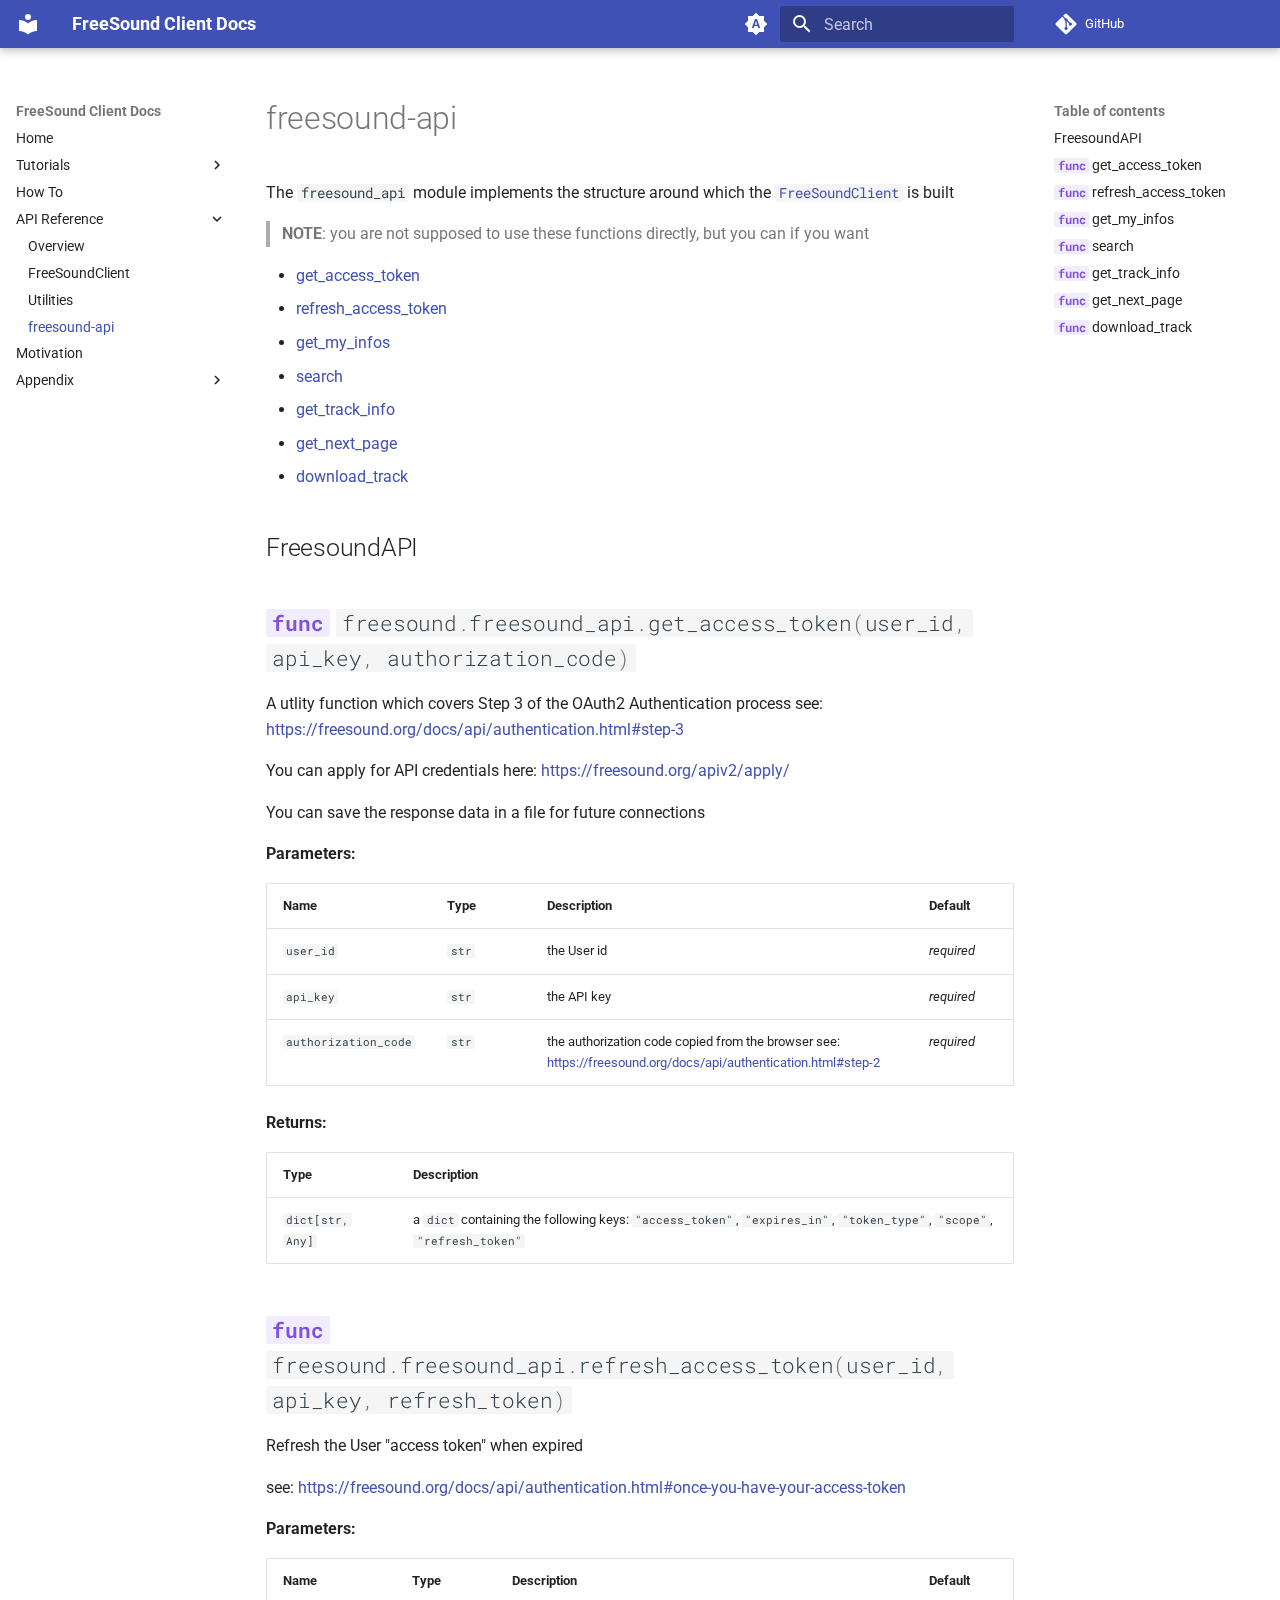
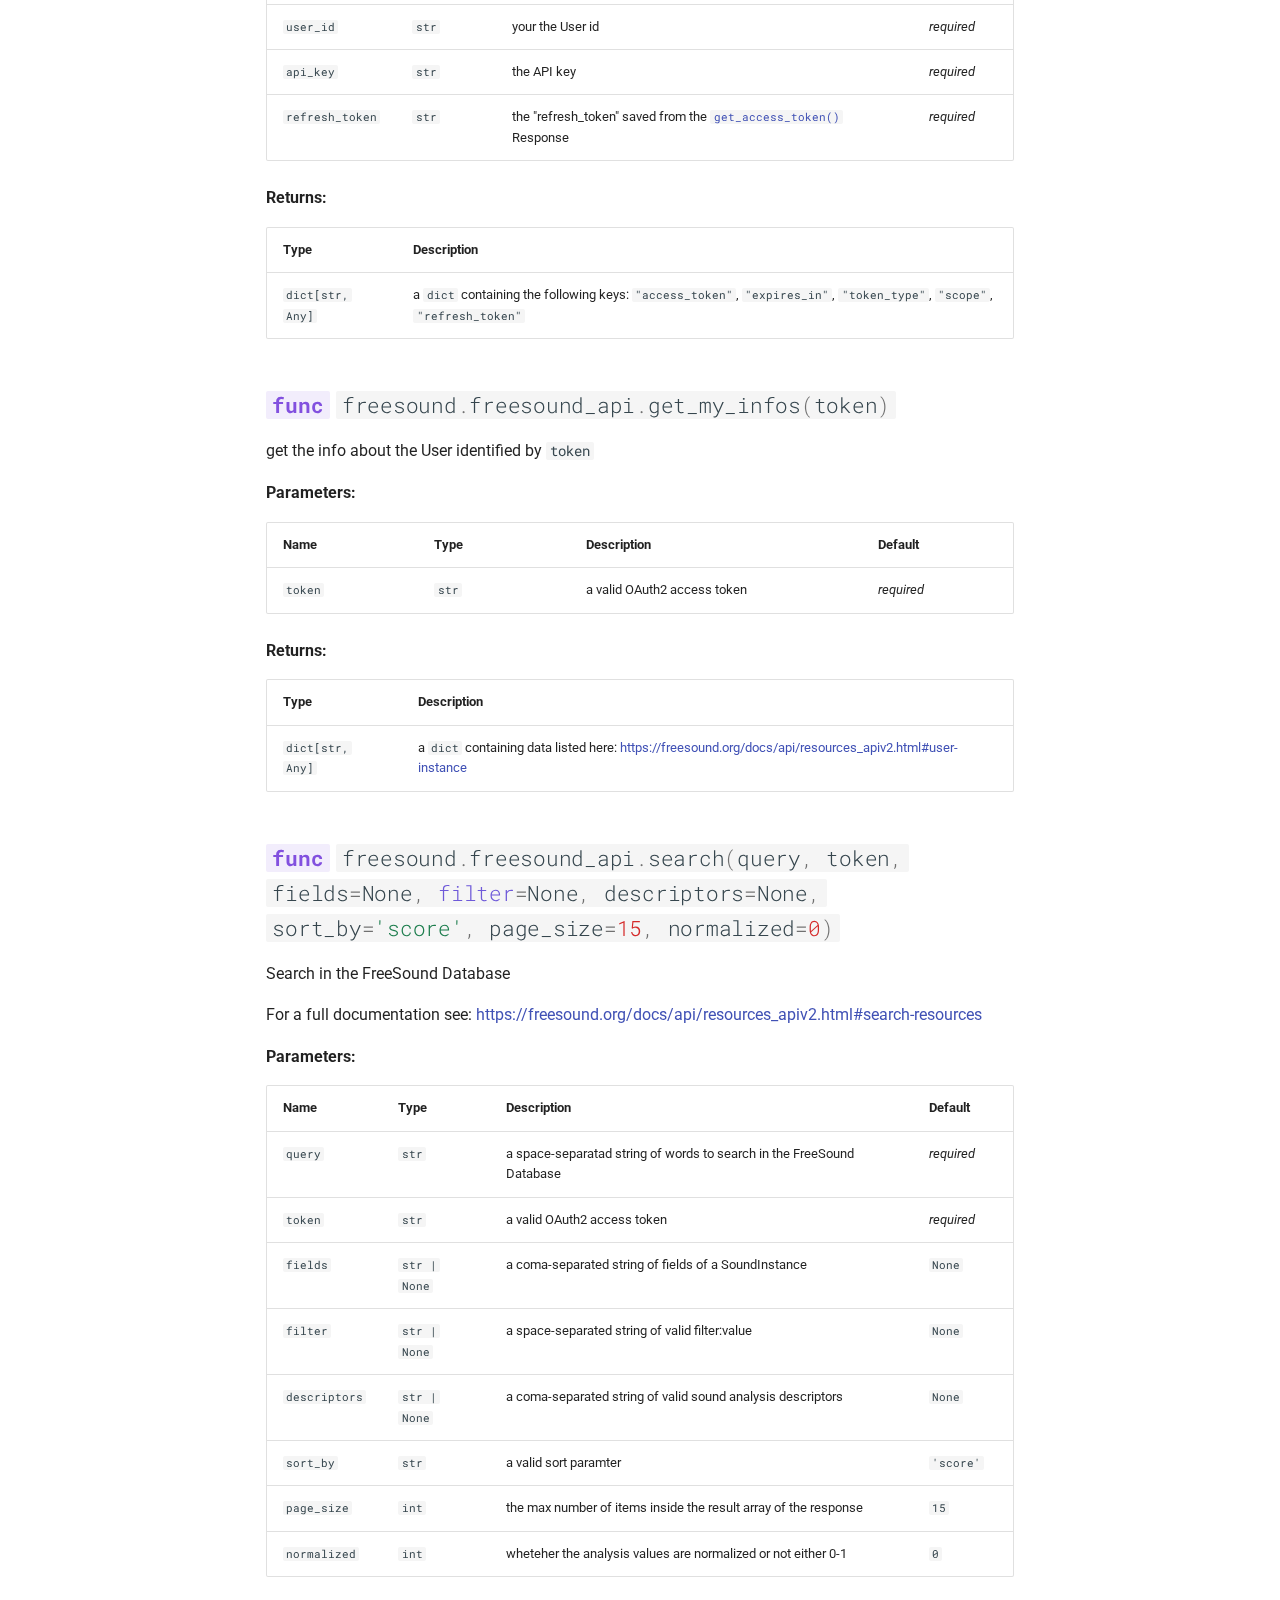
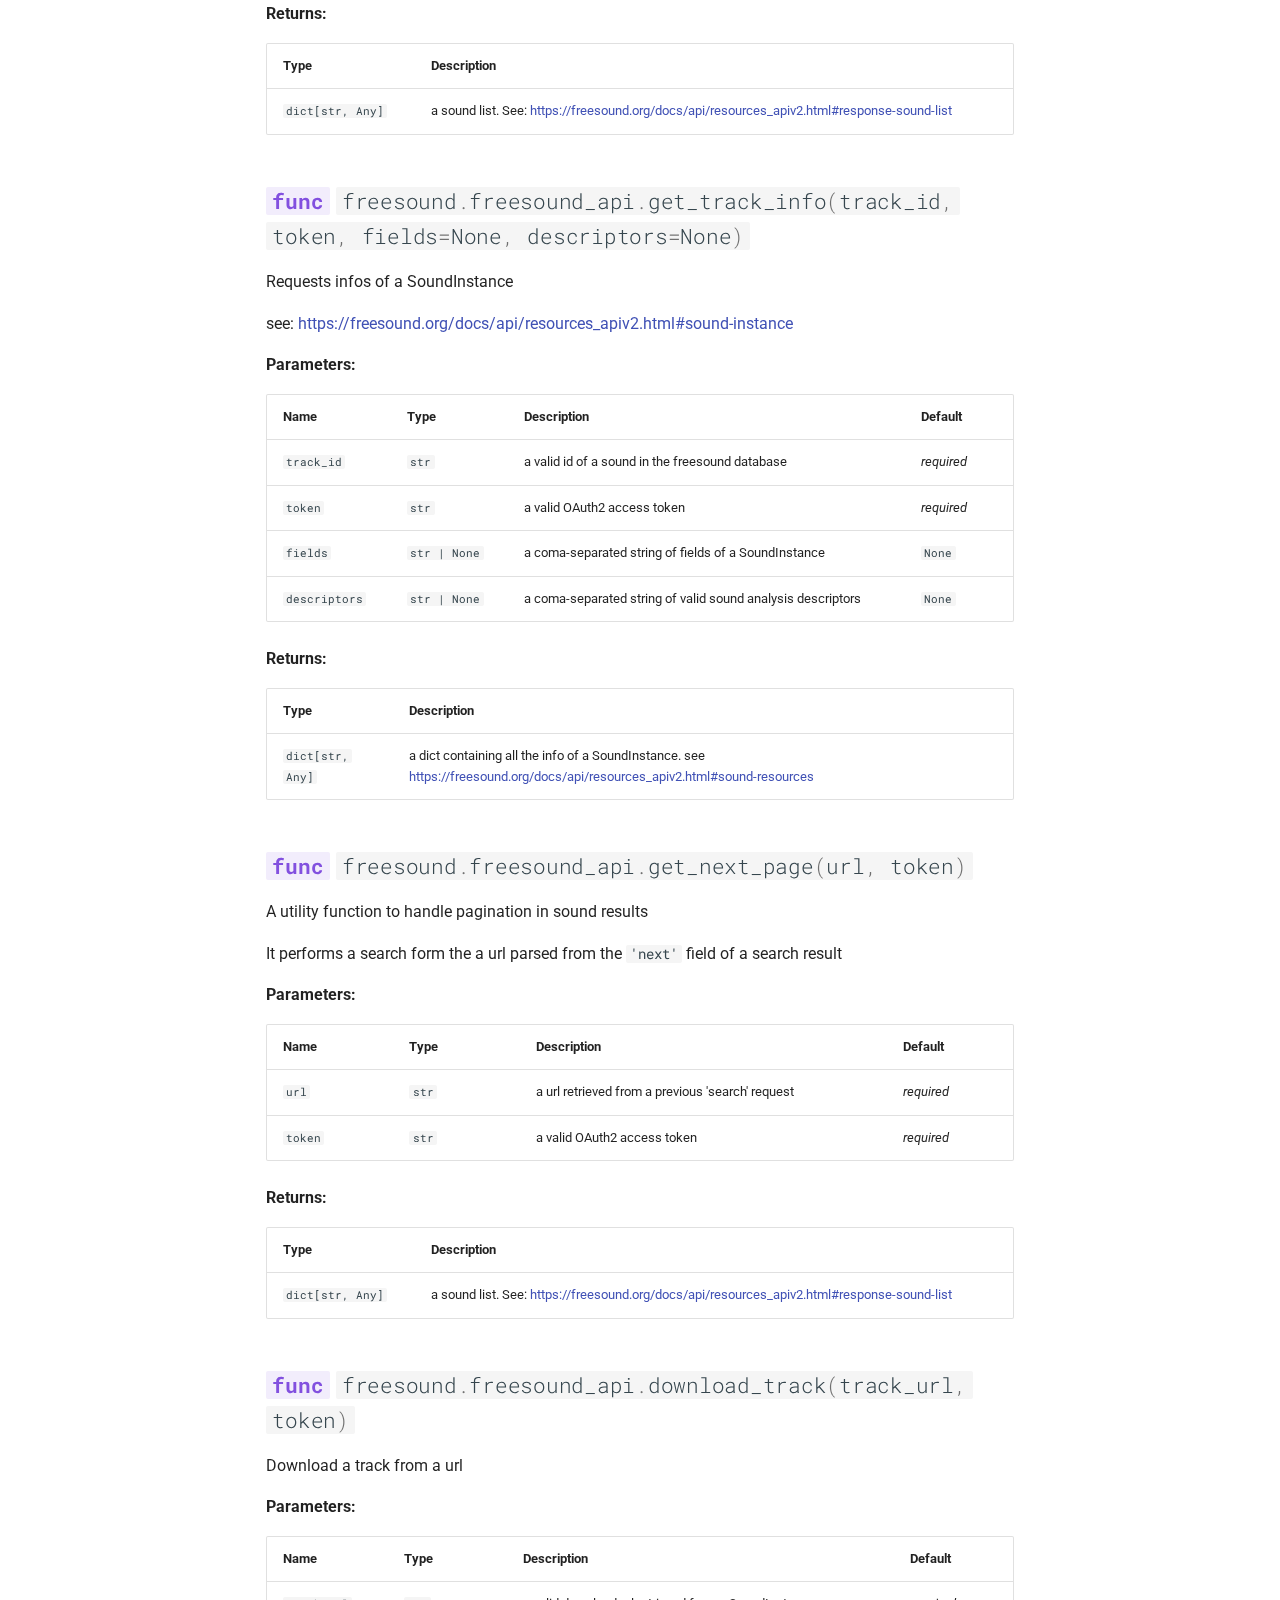
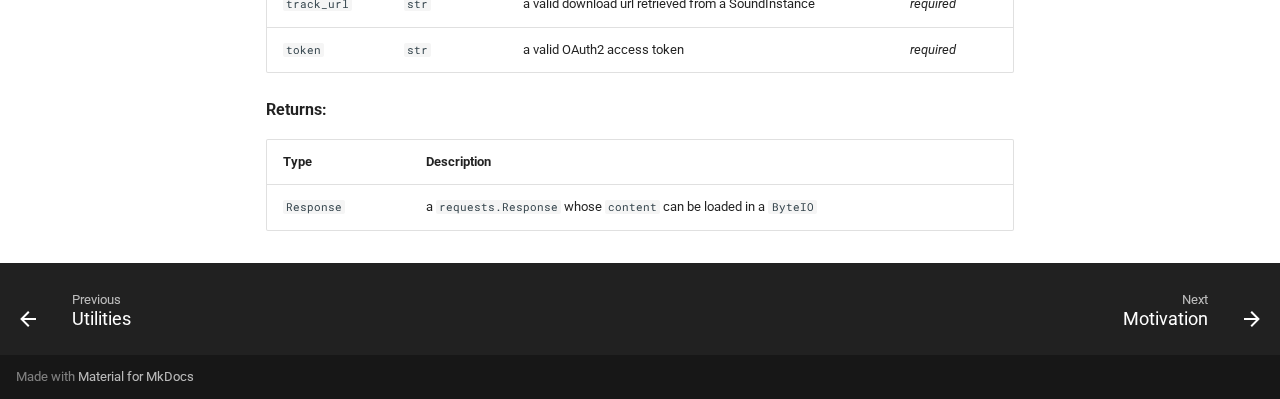
<file: api/api-fs-api/index.html>
<!doctype html>
<html lang="en" class="no-js">
  <head>
    
      <meta charset="utf-8">
      <meta name="viewport" content="width=device-width,initial-scale=1">
      
      
      
        <link rel="canonical" href="https://github.com/ddgg-el/freesound-client/api/api-fs-api/">
      
      
        <link rel="prev" href="../api-utilities/">
      
      
        <link rel="next" href="../../motivation/">
      
      
      <link rel="icon" href="../../assets/images/favicon.png">
      <meta name="generator" content="mkdocs-1.5.3, mkdocs-material-9.5.10">
    
    
      
        <title>freesound-api - FreeSound Client Docs</title>
      
    
    
      <link rel="stylesheet" href="../../assets/stylesheets/main.7e359304.min.css">
      
        
        <link rel="stylesheet" href="../../assets/stylesheets/palette.06af60db.min.css">
      
      


    
    
      
    
    
      
        
        
        <link rel="preconnect" href="https://fonts.gstatic.com" crossorigin>
        <link rel="stylesheet" href="https://fonts.googleapis.com/css?family=Roboto:300,300i,400,400i,700,700i%7CRoboto+Mono:400,400i,700,700i&display=fallback">
        <style>:root{--md-text-font:"Roboto";--md-code-font:"Roboto Mono"}</style>
      
    
    
      <link rel="stylesheet" href="../../assets/_mkdocstrings.css">
    
      <link rel="stylesheet" href="../../stylesheets/extra.css">
    
    <script>__md_scope=new URL("../..",location),__md_hash=e=>[...e].reduce((e,_)=>(e<<5)-e+_.charCodeAt(0),0),__md_get=(e,_=localStorage,t=__md_scope)=>JSON.parse(_.getItem(t.pathname+"."+e)),__md_set=(e,_,t=localStorage,a=__md_scope)=>{try{t.setItem(a.pathname+"."+e,JSON.stringify(_))}catch(e){}}</script>
    
      

    
    
    
   <link href="../../assets/stylesheets/glightbox.min.css" rel="stylesheet"/><style>
    html.glightbox-open { overflow: initial; height: 100%; }
    .gslide-title { margin-top: 0px; user-select: text; }
    .gslide-desc { color: #666; user-select: text; }
    .gslide-image img { background: white; }
    .gscrollbar-fixer { padding-right: 15px; }
    .gdesc-inner { font-size: 0.75rem; }
    body[data-md-color-scheme="slate"] .gdesc-inner { background: var(--md-default-bg-color);}
    body[data-md-color-scheme="slate"] .gslide-title { color: var(--md-default-fg-color);}
    body[data-md-color-scheme="slate"] .gslide-desc { color: var(--md-default-fg-color);}</style> <script src="../../assets/javascripts/glightbox.min.js"></script></head>
  
  
    
    
      
    
    
    
    
    <body dir="ltr" data-md-color-scheme="default" data-md-color-primary="indigo" data-md-color-accent="indigo">
  
    
    <input class="md-toggle" data-md-toggle="drawer" type="checkbox" id="__drawer" autocomplete="off">
    <input class="md-toggle" data-md-toggle="search" type="checkbox" id="__search" autocomplete="off">
    <label class="md-overlay" for="__drawer"></label>
    <div data-md-component="skip">
      
        
        <a href="#freesoundapi" class="md-skip">
          Skip to content
        </a>
      
    </div>
    <div data-md-component="announce">
      
    </div>
    
    
      

  

<header class="md-header md-header--shadow" data-md-component="header">
  <nav class="md-header__inner md-grid" aria-label="Header">
    <a href="../.." title="FreeSound Client Docs" class="md-header__button md-logo" aria-label="FreeSound Client Docs" data-md-component="logo">
      
  
  <svg xmlns="http://www.w3.org/2000/svg" viewBox="0 0 24 24"><path d="M12 8a3 3 0 0 0 3-3 3 3 0 0 0-3-3 3 3 0 0 0-3 3 3 3 0 0 0 3 3m0 3.54C9.64 9.35 6.5 8 3 8v11c3.5 0 6.64 1.35 9 3.54 2.36-2.19 5.5-3.54 9-3.54V8c-3.5 0-6.64 1.35-9 3.54Z"/></svg>

    </a>
    <label class="md-header__button md-icon" for="__drawer">
      
      <svg xmlns="http://www.w3.org/2000/svg" viewBox="0 0 24 24"><path d="M3 6h18v2H3V6m0 5h18v2H3v-2m0 5h18v2H3v-2Z"/></svg>
    </label>
    <div class="md-header__title" data-md-component="header-title">
      <div class="md-header__ellipsis">
        <div class="md-header__topic">
          <span class="md-ellipsis">
            FreeSound Client Docs
          </span>
        </div>
        <div class="md-header__topic" data-md-component="header-topic">
          <span class="md-ellipsis">
            
              freesound-api
            
          </span>
        </div>
      </div>
    </div>
    
      
        <form class="md-header__option" data-md-component="palette">
  
    
    
    
    <input class="md-option" data-md-color-media="(prefers-color-scheme)" data-md-color-scheme="default" data-md-color-primary="indigo" data-md-color-accent="indigo"  aria-label="Switch to light mode"  type="radio" name="__palette" id="__palette_0">
    
      <label class="md-header__button md-icon" title="Switch to light mode" for="__palette_1" hidden>
        <svg xmlns="http://www.w3.org/2000/svg" viewBox="0 0 24 24"><path d="m14.3 16-.7-2h-3.2l-.7 2H7.8L11 7h2l3.2 9h-1.9M20 8.69V4h-4.69L12 .69 8.69 4H4v4.69L.69 12 4 15.31V20h4.69L12 23.31 15.31 20H20v-4.69L23.31 12 20 8.69m-9.15 3.96h2.3L12 9l-1.15 3.65Z"/></svg>
      </label>
    
  
    
    
    
    <input class="md-option" data-md-color-media="(prefers-color-scheme: light)" data-md-color-scheme="default" data-md-color-primary="indigo" data-md-color-accent="indigo"  aria-label="Switch to dark mode"  type="radio" name="__palette" id="__palette_1">
    
      <label class="md-header__button md-icon" title="Switch to dark mode" for="__palette_2" hidden>
        <svg xmlns="http://www.w3.org/2000/svg" viewBox="0 0 24 24"><path d="M12 2a7 7 0 0 0-7 7c0 2.38 1.19 4.47 3 5.74V17a1 1 0 0 0 1 1h6a1 1 0 0 0 1-1v-2.26c1.81-1.27 3-3.36 3-5.74a7 7 0 0 0-7-7M9 21a1 1 0 0 0 1 1h4a1 1 0 0 0 1-1v-1H9v1Z"/></svg>
      </label>
    
  
    
    
    
    <input class="md-option" data-md-color-media="(prefers-color-scheme: light)" data-md-color-scheme="slate" data-md-color-primary="indigo" data-md-color-accent="indigo"  aria-label="Switch to light mode"  type="radio" name="__palette" id="__palette_2">
    
      <label class="md-header__button md-icon" title="Switch to light mode" for="__palette_0" hidden>
        <svg xmlns="http://www.w3.org/2000/svg" viewBox="0 0 24 24"><path d="M12 2a7 7 0 0 1 7 7c0 2.38-1.19 4.47-3 5.74V17a1 1 0 0 1-1 1H9a1 1 0 0 1-1-1v-2.26C6.19 13.47 5 11.38 5 9a7 7 0 0 1 7-7M9 21v-1h6v1a1 1 0 0 1-1 1h-4a1 1 0 0 1-1-1m3-17a5 5 0 0 0-5 5c0 2.05 1.23 3.81 3 4.58V16h4v-2.42c1.77-.77 3-2.53 3-4.58a5 5 0 0 0-5-5Z"/></svg>
      </label>
    
  
</form>
      
    
    
      <script>var media,input,key,value,palette=__md_get("__palette");if(palette&&palette.color){"(prefers-color-scheme)"===palette.color.media&&(media=matchMedia("(prefers-color-scheme: light)"),input=document.querySelector(media.matches?"[data-md-color-media='(prefers-color-scheme: light)']":"[data-md-color-media='(prefers-color-scheme: dark)']"),palette.color.media=input.getAttribute("data-md-color-media"),palette.color.scheme=input.getAttribute("data-md-color-scheme"),palette.color.primary=input.getAttribute("data-md-color-primary"),palette.color.accent=input.getAttribute("data-md-color-accent"));for([key,value]of Object.entries(palette.color))document.body.setAttribute("data-md-color-"+key,value)}</script>
    
    
    
      <label class="md-header__button md-icon" for="__search">
        
        <svg xmlns="http://www.w3.org/2000/svg" viewBox="0 0 24 24"><path d="M9.5 3A6.5 6.5 0 0 1 16 9.5c0 1.61-.59 3.09-1.56 4.23l.27.27h.79l5 5-1.5 1.5-5-5v-.79l-.27-.27A6.516 6.516 0 0 1 9.5 16 6.5 6.5 0 0 1 3 9.5 6.5 6.5 0 0 1 9.5 3m0 2C7 5 5 7 5 9.5S7 14 9.5 14 14 12 14 9.5 12 5 9.5 5Z"/></svg>
      </label>
      <div class="md-search" data-md-component="search" role="dialog">
  <label class="md-search__overlay" for="__search"></label>
  <div class="md-search__inner" role="search">
    <form class="md-search__form" name="search">
      <input type="text" class="md-search__input" name="query" aria-label="Search" placeholder="Search" autocapitalize="off" autocorrect="off" autocomplete="off" spellcheck="false" data-md-component="search-query" required>
      <label class="md-search__icon md-icon" for="__search">
        
        <svg xmlns="http://www.w3.org/2000/svg" viewBox="0 0 24 24"><path d="M9.5 3A6.5 6.5 0 0 1 16 9.5c0 1.61-.59 3.09-1.56 4.23l.27.27h.79l5 5-1.5 1.5-5-5v-.79l-.27-.27A6.516 6.516 0 0 1 9.5 16 6.5 6.5 0 0 1 3 9.5 6.5 6.5 0 0 1 9.5 3m0 2C7 5 5 7 5 9.5S7 14 9.5 14 14 12 14 9.5 12 5 9.5 5Z"/></svg>
        
        <svg xmlns="http://www.w3.org/2000/svg" viewBox="0 0 24 24"><path d="M20 11v2H8l5.5 5.5-1.42 1.42L4.16 12l7.92-7.92L13.5 5.5 8 11h12Z"/></svg>
      </label>
      <nav class="md-search__options" aria-label="Search">
        
        <button type="reset" class="md-search__icon md-icon" title="Clear" aria-label="Clear" tabindex="-1">
          
          <svg xmlns="http://www.w3.org/2000/svg" viewBox="0 0 24 24"><path d="M19 6.41 17.59 5 12 10.59 6.41 5 5 6.41 10.59 12 5 17.59 6.41 19 12 13.41 17.59 19 19 17.59 13.41 12 19 6.41Z"/></svg>
        </button>
      </nav>
      
        <div class="md-search__suggest" data-md-component="search-suggest"></div>
      
    </form>
    <div class="md-search__output">
      <div class="md-search__scrollwrap" data-md-scrollfix>
        <div class="md-search-result" data-md-component="search-result">
          <div class="md-search-result__meta">
            Initializing search
          </div>
          <ol class="md-search-result__list" role="presentation"></ol>
        </div>
      </div>
    </div>
  </div>
</div>
    
    
      <div class="md-header__source">
        <a href="https://github.com/ddgg-el/freesound-client" title="Go to repository" class="md-source" data-md-component="source">
  <div class="md-source__icon md-icon">
    
    <svg xmlns="http://www.w3.org/2000/svg" viewBox="0 0 448 512"><!--! Font Awesome Free 6.5.1 by @fontawesome - https://fontawesome.com License - https://fontawesome.com/license/free (Icons: CC BY 4.0, Fonts: SIL OFL 1.1, Code: MIT License) Copyright 2023 Fonticons, Inc.--><path d="M439.55 236.05 244 40.45a28.87 28.87 0 0 0-40.81 0l-40.66 40.63 51.52 51.52c27.06-9.14 52.68 16.77 43.39 43.68l49.66 49.66c34.23-11.8 61.18 31 35.47 56.69-26.49 26.49-70.21-2.87-56-37.34L240.22 199v121.85c25.3 12.54 22.26 41.85 9.08 55a34.34 34.34 0 0 1-48.55 0c-17.57-17.6-11.07-46.91 11.25-56v-123c-20.8-8.51-24.6-30.74-18.64-45L142.57 101 8.45 235.14a28.86 28.86 0 0 0 0 40.81l195.61 195.6a28.86 28.86 0 0 0 40.8 0l194.69-194.69a28.86 28.86 0 0 0 0-40.81z"/></svg>
  </div>
  <div class="md-source__repository">
    GitHub
  </div>
</a>
      </div>
    
  </nav>
  
</header>
    
    <div class="md-container" data-md-component="container">
      
      
        
          
        
      
      <main class="md-main" data-md-component="main">
        <div class="md-main__inner md-grid">
          
            
              
              <div class="md-sidebar md-sidebar--primary" data-md-component="sidebar" data-md-type="navigation" >
                <div class="md-sidebar__scrollwrap">
                  <div class="md-sidebar__inner">
                    



<nav class="md-nav md-nav--primary" aria-label="Navigation" data-md-level="0">
  <label class="md-nav__title" for="__drawer">
    <a href="../.." title="FreeSound Client Docs" class="md-nav__button md-logo" aria-label="FreeSound Client Docs" data-md-component="logo">
      
  
  <svg xmlns="http://www.w3.org/2000/svg" viewBox="0 0 24 24"><path d="M12 8a3 3 0 0 0 3-3 3 3 0 0 0-3-3 3 3 0 0 0-3 3 3 3 0 0 0 3 3m0 3.54C9.64 9.35 6.5 8 3 8v11c3.5 0 6.64 1.35 9 3.54 2.36-2.19 5.5-3.54 9-3.54V8c-3.5 0-6.64 1.35-9 3.54Z"/></svg>

    </a>
    FreeSound Client Docs
  </label>
  
    <div class="md-nav__source">
      <a href="https://github.com/ddgg-el/freesound-client" title="Go to repository" class="md-source" data-md-component="source">
  <div class="md-source__icon md-icon">
    
    <svg xmlns="http://www.w3.org/2000/svg" viewBox="0 0 448 512"><!--! Font Awesome Free 6.5.1 by @fontawesome - https://fontawesome.com License - https://fontawesome.com/license/free (Icons: CC BY 4.0, Fonts: SIL OFL 1.1, Code: MIT License) Copyright 2023 Fonticons, Inc.--><path d="M439.55 236.05 244 40.45a28.87 28.87 0 0 0-40.81 0l-40.66 40.63 51.52 51.52c27.06-9.14 52.68 16.77 43.39 43.68l49.66 49.66c34.23-11.8 61.18 31 35.47 56.69-26.49 26.49-70.21-2.87-56-37.34L240.22 199v121.85c25.3 12.54 22.26 41.85 9.08 55a34.34 34.34 0 0 1-48.55 0c-17.57-17.6-11.07-46.91 11.25-56v-123c-20.8-8.51-24.6-30.74-18.64-45L142.57 101 8.45 235.14a28.86 28.86 0 0 0 0 40.81l195.61 195.6a28.86 28.86 0 0 0 40.8 0l194.69-194.69a28.86 28.86 0 0 0 0-40.81z"/></svg>
  </div>
  <div class="md-source__repository">
    GitHub
  </div>
</a>
    </div>
  
  <ul class="md-nav__list" data-md-scrollfix>
    
      
      
  
  
  
  
    <li class="md-nav__item">
      <a href="../.." class="md-nav__link">
        
  
  <span class="md-ellipsis">
    Home
  </span>
  

      </a>
    </li>
  

    
      
      
  
  
  
  
    
    
    
    
    <li class="md-nav__item md-nav__item--nested">
      
        
        
        <input class="md-nav__toggle md-toggle " type="checkbox" id="__nav_2" >
        
          
          <label class="md-nav__link" for="__nav_2" id="__nav_2_label" tabindex="0">
            
  
  <span class="md-ellipsis">
    Tutorials
  </span>
  

            <span class="md-nav__icon md-icon"></span>
          </label>
        
        <nav class="md-nav" data-md-level="1" aria-labelledby="__nav_2_label" aria-expanded="false">
          <label class="md-nav__title" for="__nav_2">
            <span class="md-nav__icon md-icon"></span>
            Tutorials
          </label>
          <ul class="md-nav__list" data-md-scrollfix>
            
              
                
  
  
  
  
    <li class="md-nav__item">
      <a href="../../tutorials/tutorial-basics/" class="md-nav__link">
        
  
  <span class="md-ellipsis">
    Getting started
  </span>
  

      </a>
    </li>
  

              
            
              
                
  
  
  
  
    <li class="md-nav__item">
      <a href="../../tutorials/tutorial-freesound/" class="md-nav__link">
        
  
  <span class="md-ellipsis">
    How does the Freesound API works
  </span>
  

      </a>
    </li>
  

              
            
          </ul>
        </nav>
      
    </li>
  

    
      
      
  
  
  
  
    <li class="md-nav__item">
      <a href="../../how-to-guide/" class="md-nav__link">
        
  
  <span class="md-ellipsis">
    How To
  </span>
  

      </a>
    </li>
  

    
      
      
  
  
    
  
  
  
    
    
    
    
    <li class="md-nav__item md-nav__item--active md-nav__item--nested">
      
        
        
        <input class="md-nav__toggle md-toggle " type="checkbox" id="__nav_4" checked>
        
          
          <label class="md-nav__link" for="__nav_4" id="__nav_4_label" tabindex="0">
            
  
  <span class="md-ellipsis">
    API Reference
  </span>
  

            <span class="md-nav__icon md-icon"></span>
          </label>
        
        <nav class="md-nav" data-md-level="1" aria-labelledby="__nav_4_label" aria-expanded="true">
          <label class="md-nav__title" for="__nav_4">
            <span class="md-nav__icon md-icon"></span>
            API Reference
          </label>
          <ul class="md-nav__list" data-md-scrollfix>
            
              
                
  
  
  
  
    <li class="md-nav__item">
      <a href="../api-reference/" class="md-nav__link">
        
  
  <span class="md-ellipsis">
    Overview
  </span>
  

      </a>
    </li>
  

              
            
              
                
  
  
  
  
    <li class="md-nav__item">
      <a href="../api-client/" class="md-nav__link">
        
  
  <span class="md-ellipsis">
    FreeSoundClient
  </span>
  

      </a>
    </li>
  

              
            
              
                
  
  
  
  
    <li class="md-nav__item">
      <a href="../api-utilities/" class="md-nav__link">
        
  
  <span class="md-ellipsis">
    Utilities
  </span>
  

      </a>
    </li>
  

              
            
              
                
  
  
    
  
  
  
    <li class="md-nav__item md-nav__item--active">
      
      <input class="md-nav__toggle md-toggle" type="checkbox" id="__toc">
      
      
      
        <label class="md-nav__link md-nav__link--active" for="__toc">
          
  
  <span class="md-ellipsis">
    freesound-api
  </span>
  

          <span class="md-nav__icon md-icon"></span>
        </label>
      
      <a href="./" class="md-nav__link md-nav__link--active">
        
  
  <span class="md-ellipsis">
    freesound-api
  </span>
  

      </a>
      
        

<nav class="md-nav md-nav--secondary" aria-label="Table of contents">
  
  
  
  
    <label class="md-nav__title" for="__toc">
      <span class="md-nav__icon md-icon"></span>
      Table of contents
    </label>
    <ul class="md-nav__list" data-md-component="toc" data-md-scrollfix>
      
        <li class="md-nav__item">
  <a href="#freesoundapi" class="md-nav__link">
    <span class="md-ellipsis">
      FreesoundAPI
    </span>
  </a>
  
</li>
      
        <li class="md-nav__item">
  <a href="#freesound.freesound_api.get_access_token" class="md-nav__link">
    <span class="md-ellipsis">
      <code class="doc-symbol doc-symbol-toc doc-symbol-function"></code>&nbsp;get_access_token
    </span>
  </a>
  
</li>
      
        <li class="md-nav__item">
  <a href="#freesound.freesound_api.refresh_access_token" class="md-nav__link">
    <span class="md-ellipsis">
      <code class="doc-symbol doc-symbol-toc doc-symbol-function"></code>&nbsp;refresh_access_token
    </span>
  </a>
  
</li>
      
        <li class="md-nav__item">
  <a href="#freesound.freesound_api.get_my_infos" class="md-nav__link">
    <span class="md-ellipsis">
      <code class="doc-symbol doc-symbol-toc doc-symbol-function"></code>&nbsp;get_my_infos
    </span>
  </a>
  
</li>
      
        <li class="md-nav__item">
  <a href="#freesound.freesound_api.search" class="md-nav__link">
    <span class="md-ellipsis">
      <code class="doc-symbol doc-symbol-toc doc-symbol-function"></code>&nbsp;search
    </span>
  </a>
  
</li>
      
        <li class="md-nav__item">
  <a href="#freesound.freesound_api.get_track_info" class="md-nav__link">
    <span class="md-ellipsis">
      <code class="doc-symbol doc-symbol-toc doc-symbol-function"></code>&nbsp;get_track_info
    </span>
  </a>
  
</li>
      
        <li class="md-nav__item">
  <a href="#freesound.freesound_api.get_next_page" class="md-nav__link">
    <span class="md-ellipsis">
      <code class="doc-symbol doc-symbol-toc doc-symbol-function"></code>&nbsp;get_next_page
    </span>
  </a>
  
</li>
      
        <li class="md-nav__item">
  <a href="#freesound.freesound_api.download_track" class="md-nav__link">
    <span class="md-ellipsis">
      <code class="doc-symbol doc-symbol-toc doc-symbol-function"></code>&nbsp;download_track
    </span>
  </a>
  
</li>
      
    </ul>
  
</nav>
      
    </li>
  

              
            
          </ul>
        </nav>
      
    </li>
  

    
      
      
  
  
  
  
    <li class="md-nav__item">
      <a href="../../motivation/" class="md-nav__link">
        
  
  <span class="md-ellipsis">
    Motivation
  </span>
  

      </a>
    </li>
  

    
      
      
  
  
  
  
    
    
    
    
    <li class="md-nav__item md-nav__item--nested">
      
        
        
        <input class="md-nav__toggle md-toggle " type="checkbox" id="__nav_6" >
        
          
          <label class="md-nav__link" for="__nav_6" id="__nav_6_label" tabindex="0">
            
  
  <span class="md-ellipsis">
    Appendix
  </span>
  

            <span class="md-nav__icon md-icon"></span>
          </label>
        
        <nav class="md-nav" data-md-level="1" aria-labelledby="__nav_6_label" aria-expanded="false">
          <label class="md-nav__title" for="__nav_6">
            <span class="md-nav__icon md-icon"></span>
            Appendix
          </label>
          <ul class="md-nav__list" data-md-scrollfix>
            
              
                
  
  
  
  
    <li class="md-nav__item">
      <a href="../../appendix/missing-features/" class="md-nav__link">
        
  
  <span class="md-ellipsis">
    Missing Features
  </span>
  

      </a>
    </li>
  

              
            
              
                
  
  
  
  
    <li class="md-nav__item">
      <a href="../../appendix/query-examples/" class="md-nav__link">
        
  
  <span class="md-ellipsis">
    Search Examples
  </span>
  

      </a>
    </li>
  

              
            
              
                
  
  
  
  
    
    
    
    
    <li class="md-nav__item md-nav__item--nested">
      
        
        
        <input class="md-nav__toggle md-toggle " type="checkbox" id="__nav_6_3" >
        
          
          <label class="md-nav__link" for="__nav_6_3" id="__nav_6_3_label" tabindex="0">
            
  
  <span class="md-ellipsis">
    Lists
  </span>
  

            <span class="md-nav__icon md-icon"></span>
          </label>
        
        <nav class="md-nav" data-md-level="2" aria-labelledby="__nav_6_3_label" aria-expanded="false">
          <label class="md-nav__title" for="__nav_6_3">
            <span class="md-nav__icon md-icon"></span>
            Lists
          </label>
          <ul class="md-nav__list" data-md-scrollfix>
            
              
                
  
  
  
  
    <li class="md-nav__item">
      <a href="../../appendix/fields-list/" class="md-nav__link">
        
  
  <span class="md-ellipsis">
    Fields
  </span>
  

      </a>
    </li>
  

              
            
              
                
  
  
  
  
    <li class="md-nav__item">
      <a href="../../appendix/descriptors-list/" class="md-nav__link">
        
  
  <span class="md-ellipsis">
    Descriptors
  </span>
  

      </a>
    </li>
  

              
            
              
                
  
  
  
  
    <li class="md-nav__item">
      <a href="../../appendix/filters-list/" class="md-nav__link">
        
  
  <span class="md-ellipsis">
    Filters
  </span>
  

      </a>
    </li>
  

              
            
          </ul>
        </nav>
      
    </li>
  

              
            
          </ul>
        </nav>
      
    </li>
  

    
  </ul>
</nav>
                  </div>
                </div>
              </div>
            
            
              
              <div class="md-sidebar md-sidebar--secondary" data-md-component="sidebar" data-md-type="toc" >
                <div class="md-sidebar__scrollwrap">
                  <div class="md-sidebar__inner">
                    

<nav class="md-nav md-nav--secondary" aria-label="Table of contents">
  
  
  
  
    <label class="md-nav__title" for="__toc">
      <span class="md-nav__icon md-icon"></span>
      Table of contents
    </label>
    <ul class="md-nav__list" data-md-component="toc" data-md-scrollfix>
      
        <li class="md-nav__item">
  <a href="#freesoundapi" class="md-nav__link">
    <span class="md-ellipsis">
      FreesoundAPI
    </span>
  </a>
  
</li>
      
        <li class="md-nav__item">
  <a href="#freesound.freesound_api.get_access_token" class="md-nav__link">
    <span class="md-ellipsis">
      <code class="doc-symbol doc-symbol-toc doc-symbol-function"></code>&nbsp;get_access_token
    </span>
  </a>
  
</li>
      
        <li class="md-nav__item">
  <a href="#freesound.freesound_api.refresh_access_token" class="md-nav__link">
    <span class="md-ellipsis">
      <code class="doc-symbol doc-symbol-toc doc-symbol-function"></code>&nbsp;refresh_access_token
    </span>
  </a>
  
</li>
      
        <li class="md-nav__item">
  <a href="#freesound.freesound_api.get_my_infos" class="md-nav__link">
    <span class="md-ellipsis">
      <code class="doc-symbol doc-symbol-toc doc-symbol-function"></code>&nbsp;get_my_infos
    </span>
  </a>
  
</li>
      
        <li class="md-nav__item">
  <a href="#freesound.freesound_api.search" class="md-nav__link">
    <span class="md-ellipsis">
      <code class="doc-symbol doc-symbol-toc doc-symbol-function"></code>&nbsp;search
    </span>
  </a>
  
</li>
      
        <li class="md-nav__item">
  <a href="#freesound.freesound_api.get_track_info" class="md-nav__link">
    <span class="md-ellipsis">
      <code class="doc-symbol doc-symbol-toc doc-symbol-function"></code>&nbsp;get_track_info
    </span>
  </a>
  
</li>
      
        <li class="md-nav__item">
  <a href="#freesound.freesound_api.get_next_page" class="md-nav__link">
    <span class="md-ellipsis">
      <code class="doc-symbol doc-symbol-toc doc-symbol-function"></code>&nbsp;get_next_page
    </span>
  </a>
  
</li>
      
        <li class="md-nav__item">
  <a href="#freesound.freesound_api.download_track" class="md-nav__link">
    <span class="md-ellipsis">
      <code class="doc-symbol doc-symbol-toc doc-symbol-function"></code>&nbsp;download_track
    </span>
  </a>
  
</li>
      
    </ul>
  
</nav>
                  </div>
                </div>
              </div>
            
          
          
            <div class="md-content" data-md-component="content">
              <article class="md-content__inner md-typeset">
                
                  

  
  


  <h1>freesound-api</h1>

<p>The <code>freesound_api</code> module implements the structure around which the <a href="../api-client/"><code>FreeSoundClient</code></a> is built</p>
<blockquote>
<p><strong>NOTE</strong>: you are not supposed to use these functions directly, but you can if you want</p>
</blockquote>
<ul>
<li><a href="#freesound.freesound_api.get_access_token">get_access_token</a></li>
<li><a href="#freesound.freesound_api.refresh_access_token">refresh_access_token</a></li>
<li><a href="#freesound.freesound_api.get_my_infos">get_my_infos</a></li>
<li><a href="#freesound.freesound_api.search">search</a></li>
<li><a href="#freesound.freesound_api.get_track_info">get_track_info</a></li>
<li><a href="#freesound.freesound_api.get_next_page">get_next_page</a></li>
<li><a href="#freesound.freesound_api.download_track">download_track</a></li>
</ul>
<h2 id="freesoundapi">FreesoundAPI</h2>



<div class="doc doc-object doc-function">



<h2 id="freesound.freesound_api.get_access_token" class="doc doc-heading">
<code class="doc-symbol doc-symbol-heading doc-symbol-function"></code>          <code class="highlight language-python"><span class="n">freesound</span><span class="o">.</span><span class="n">freesound_api</span><span class="o">.</span><span class="n">get_access_token</span><span class="p">(</span><span class="n">user_id</span><span class="p">,</span> <span class="n">api_key</span><span class="p">,</span> <span class="n">authorization_code</span><span class="p">)</span></code>

</h2>


  <div class="doc doc-contents first">
  
      <p>A utlity function which covers Step 3 of the OAuth2 Authentication process 
        see: <a href="https://freesound.org/docs/api/authentication.html#step-3">https://freesound.org/docs/api/authentication.html#step-3</a></p>
<p>You can apply for API credentials here: <a href="https://freesound.org/apiv2/apply/">https://freesound.org/apiv2/apply/</a></p>
<p>You can save the response data in a file for future connections</p>



  <p><strong>Parameters:</strong></p>
  <table>
    <thead>
      <tr>
        <th>Name</th>
        <th>Type</th>
        <th>Description</th>
        <th>Default</th>
      </tr>
    </thead>
    <tbody>
        <tr>
          <td><code>user_id</code></td>
          <td>
                <code>str</code>
          </td>
          <td>
            <div class="doc-md-description">
              <p>the User id</p>
            </div>
          </td>
          <td>
              <em>required</em>
          </td>
        </tr>
        <tr>
          <td><code>api_key</code></td>
          <td>
                <code>str</code>
          </td>
          <td>
            <div class="doc-md-description">
              <p>the API key</p>
            </div>
          </td>
          <td>
              <em>required</em>
          </td>
        </tr>
        <tr>
          <td><code>authorization_code</code></td>
          <td>
                <code>str</code>
          </td>
          <td>
            <div class="doc-md-description">
              <p>the authorization code copied from the browser see: <a href="https://freesound.org/docs/api/authentication.html#step-2">https://freesound.org/docs/api/authentication.html#step-2</a></p>
            </div>
          </td>
          <td>
              <em>required</em>
          </td>
        </tr>
    </tbody>
  </table>



  <p><strong>Returns:</strong></p>
  <table>
    <thead>
      <tr>
        <th>Type</th>
        <th>Description</th>
      </tr>
    </thead>
    <tbody>
        <tr>
          <td>
                <code>dict[str, <span title="typing.Any">Any</span>]</code>
          </td>
          <td>
            <div class="doc-md-description">
              <p>a <code>dict</code> containing the following keys: <code>"access_token"</code>, <code>"expires_in"</code>, <code>"token_type"</code>, <code>"scope"</code>, <code>"refresh_token"</code></p>
            </div>
          </td>
        </tr>
    </tbody>
  </table>

  </div>

</div>


<div class="doc doc-object doc-function">



<h2 id="freesound.freesound_api.refresh_access_token" class="doc doc-heading">
<code class="doc-symbol doc-symbol-heading doc-symbol-function"></code>          <code class="highlight language-python"><span class="n">freesound</span><span class="o">.</span><span class="n">freesound_api</span><span class="o">.</span><span class="n">refresh_access_token</span><span class="p">(</span><span class="n">user_id</span><span class="p">,</span> <span class="n">api_key</span><span class="p">,</span> <span class="n">refresh_token</span><span class="p">)</span></code>

</h2>


  <div class="doc doc-contents first">
  
      <p>Refresh the User "access token" when expired</p>
<p>see: <a href="https://freesound.org/docs/api/authentication.html#once-you-have-your-access-token">https://freesound.org/docs/api/authentication.html#once-you-have-your-access-token</a></p>



  <p><strong>Parameters:</strong></p>
  <table>
    <thead>
      <tr>
        <th>Name</th>
        <th>Type</th>
        <th>Description</th>
        <th>Default</th>
      </tr>
    </thead>
    <tbody>
        <tr>
          <td><code>user_id</code></td>
          <td>
                <code>str</code>
          </td>
          <td>
            <div class="doc-md-description">
              <p>your the User id</p>
            </div>
          </td>
          <td>
              <em>required</em>
          </td>
        </tr>
        <tr>
          <td><code>api_key</code></td>
          <td>
                <code>str</code>
          </td>
          <td>
            <div class="doc-md-description">
              <p>the API key</p>
            </div>
          </td>
          <td>
              <em>required</em>
          </td>
        </tr>
        <tr>
          <td><code>refresh_token</code></td>
          <td>
                <code>str</code>
          </td>
          <td>
            <div class="doc-md-description">
              <p>the "refresh_token" saved from the <a class="autorefs autorefs-internal" href="#freesound.freesound_api.get_access_token"><code>get_access_token()</code></a> Response</p>
            </div>
          </td>
          <td>
              <em>required</em>
          </td>
        </tr>
    </tbody>
  </table>



  <p><strong>Returns:</strong></p>
  <table>
    <thead>
      <tr>
        <th>Type</th>
        <th>Description</th>
      </tr>
    </thead>
    <tbody>
        <tr>
          <td>
                <code>dict[str, <span title="typing.Any">Any</span>]</code>
          </td>
          <td>
            <div class="doc-md-description">
              <p>a <code>dict</code> containing the following keys: <code>"access_token"</code>, <code>"expires_in"</code>, <code>"token_type"</code>, <code>"scope"</code>, <code>"refresh_token"</code></p>
            </div>
          </td>
        </tr>
    </tbody>
  </table>

  </div>

</div>


<div class="doc doc-object doc-function">



<h2 id="freesound.freesound_api.get_my_infos" class="doc doc-heading">
<code class="doc-symbol doc-symbol-heading doc-symbol-function"></code>          <code class="highlight language-python"><span class="n">freesound</span><span class="o">.</span><span class="n">freesound_api</span><span class="o">.</span><span class="n">get_my_infos</span><span class="p">(</span><span class="n">token</span><span class="p">)</span></code>

</h2>


  <div class="doc doc-contents first">
  
      <p>get the info about the User identified by <code>token</code></p>



  <p><strong>Parameters:</strong></p>
  <table>
    <thead>
      <tr>
        <th>Name</th>
        <th>Type</th>
        <th>Description</th>
        <th>Default</th>
      </tr>
    </thead>
    <tbody>
        <tr>
          <td><code>token</code></td>
          <td>
                <code>str</code>
          </td>
          <td>
            <div class="doc-md-description">
              <p>a valid OAuth2 access token</p>
            </div>
          </td>
          <td>
              <em>required</em>
          </td>
        </tr>
    </tbody>
  </table>



  <p><strong>Returns:</strong></p>
  <table>
    <thead>
      <tr>
        <th>Type</th>
        <th>Description</th>
      </tr>
    </thead>
    <tbody>
        <tr>
          <td>
                <code>dict[str, <span title="typing.Any">Any</span>]</code>
          </td>
          <td>
            <div class="doc-md-description">
              <p>a <code>dict</code> containing data listed here: <a href="https://freesound.org/docs/api/resources_apiv2.html#user-instance">https://freesound.org/docs/api/resources_apiv2.html#user-instance</a></p>
            </div>
          </td>
        </tr>
    </tbody>
  </table>

  </div>

</div>


<div class="doc doc-object doc-function">



<h2 id="freesound.freesound_api.search" class="doc doc-heading">
<code class="doc-symbol doc-symbol-heading doc-symbol-function"></code>          <code class="highlight language-python"><span class="n">freesound</span><span class="o">.</span><span class="n">freesound_api</span><span class="o">.</span><span class="n">search</span><span class="p">(</span><span class="n">query</span><span class="p">,</span> <span class="n">token</span><span class="p">,</span> <span class="n">fields</span><span class="o">=</span><span class="kc">None</span><span class="p">,</span> <span class="nb">filter</span><span class="o">=</span><span class="kc">None</span><span class="p">,</span> <span class="n">descriptors</span><span class="o">=</span><span class="kc">None</span><span class="p">,</span> <span class="n">sort_by</span><span class="o">=</span><span class="s1">&#39;score&#39;</span><span class="p">,</span> <span class="n">page_size</span><span class="o">=</span><span class="mi">15</span><span class="p">,</span> <span class="n">normalized</span><span class="o">=</span><span class="mi">0</span><span class="p">)</span></code>

</h2>


  <div class="doc doc-contents first">
  
      <p>Search in the FreeSound Database</p>
<p>For a full documentation see: <a href="https://freesound.org/docs/api/resources_apiv2.html#search-resources">https://freesound.org/docs/api/resources_apiv2.html#search-resources</a></p>



  <p><strong>Parameters:</strong></p>
  <table>
    <thead>
      <tr>
        <th>Name</th>
        <th>Type</th>
        <th>Description</th>
        <th>Default</th>
      </tr>
    </thead>
    <tbody>
        <tr>
          <td><code>query</code></td>
          <td>
                <code>str</code>
          </td>
          <td>
            <div class="doc-md-description">
              <p>a space-separatad string of words to search in the FreeSound Database</p>
            </div>
          </td>
          <td>
              <em>required</em>
          </td>
        </tr>
        <tr>
          <td><code>token</code></td>
          <td>
                <code>str</code>
          </td>
          <td>
            <div class="doc-md-description">
              <p>a valid OAuth2 access token</p>
            </div>
          </td>
          <td>
              <em>required</em>
          </td>
        </tr>
        <tr>
          <td><code>fields</code></td>
          <td>
                <code>str | None</code>
          </td>
          <td>
            <div class="doc-md-description">
              <p>a coma-separated string of fields of a SoundInstance</p>
            </div>
          </td>
          <td>
                <code>None</code>
          </td>
        </tr>
        <tr>
          <td><code>filter</code></td>
          <td>
                <code>str | None</code>
          </td>
          <td>
            <div class="doc-md-description">
              <p>a space-separated string of valid filter:value</p>
            </div>
          </td>
          <td>
                <code>None</code>
          </td>
        </tr>
        <tr>
          <td><code>descriptors</code></td>
          <td>
                <code>str | None</code>
          </td>
          <td>
            <div class="doc-md-description">
              <p>a coma-separated string of valid sound analysis descriptors</p>
            </div>
          </td>
          <td>
                <code>None</code>
          </td>
        </tr>
        <tr>
          <td><code>sort_by</code></td>
          <td>
                <code>str</code>
          </td>
          <td>
            <div class="doc-md-description">
              <p>a valid sort paramter</p>
            </div>
          </td>
          <td>
                <code>&#39;score&#39;</code>
          </td>
        </tr>
        <tr>
          <td><code>page_size</code></td>
          <td>
                <code>int</code>
          </td>
          <td>
            <div class="doc-md-description">
              <p>the max number of items inside the result array of the response</p>
            </div>
          </td>
          <td>
                <code>15</code>
          </td>
        </tr>
        <tr>
          <td><code>normalized</code></td>
          <td>
                <code>int</code>
          </td>
          <td>
            <div class="doc-md-description">
              <p>wheteher the analysis values are normalized or not either 0-1</p>
            </div>
          </td>
          <td>
                <code>0</code>
          </td>
        </tr>
    </tbody>
  </table>



  <p><strong>Returns:</strong></p>
  <table>
    <thead>
      <tr>
        <th>Type</th>
        <th>Description</th>
      </tr>
    </thead>
    <tbody>
        <tr>
          <td>
                <code>dict[str, <span title="typing.Any">Any</span>]</code>
          </td>
          <td>
            <div class="doc-md-description">
              <p>a sound list. See: <a href="https://freesound.org/docs/api/resources_apiv2.html#response-sound-list">https://freesound.org/docs/api/resources_apiv2.html#response-sound-list</a></p>
            </div>
          </td>
        </tr>
    </tbody>
  </table>

  </div>

</div>


<div class="doc doc-object doc-function">



<h2 id="freesound.freesound_api.get_track_info" class="doc doc-heading">
<code class="doc-symbol doc-symbol-heading doc-symbol-function"></code>          <code class="highlight language-python"><span class="n">freesound</span><span class="o">.</span><span class="n">freesound_api</span><span class="o">.</span><span class="n">get_track_info</span><span class="p">(</span><span class="n">track_id</span><span class="p">,</span> <span class="n">token</span><span class="p">,</span> <span class="n">fields</span><span class="o">=</span><span class="kc">None</span><span class="p">,</span> <span class="n">descriptors</span><span class="o">=</span><span class="kc">None</span><span class="p">)</span></code>

</h2>


  <div class="doc doc-contents first">
  
      <p>Requests infos of a SoundInstance</p>
<p>see: <a href="https://freesound.org/docs/api/resources_apiv2.html#sound-instance">https://freesound.org/docs/api/resources_apiv2.html#sound-instance</a></p>



  <p><strong>Parameters:</strong></p>
  <table>
    <thead>
      <tr>
        <th>Name</th>
        <th>Type</th>
        <th>Description</th>
        <th>Default</th>
      </tr>
    </thead>
    <tbody>
        <tr>
          <td><code>track_id</code></td>
          <td>
                <code>str</code>
          </td>
          <td>
            <div class="doc-md-description">
              <p>a valid id of a sound in the freesound database</p>
            </div>
          </td>
          <td>
              <em>required</em>
          </td>
        </tr>
        <tr>
          <td><code>token</code></td>
          <td>
                <code>str</code>
          </td>
          <td>
            <div class="doc-md-description">
              <p>a valid OAuth2 access token</p>
            </div>
          </td>
          <td>
              <em>required</em>
          </td>
        </tr>
        <tr>
          <td><code>fields</code></td>
          <td>
                <code>str | None</code>
          </td>
          <td>
            <div class="doc-md-description">
              <p>a coma-separated string of fields of a SoundInstance</p>
            </div>
          </td>
          <td>
                <code>None</code>
          </td>
        </tr>
        <tr>
          <td><code>descriptors</code></td>
          <td>
                <code>str | None</code>
          </td>
          <td>
            <div class="doc-md-description">
              <p>a coma-separated string of valid sound analysis descriptors</p>
            </div>
          </td>
          <td>
                <code>None</code>
          </td>
        </tr>
    </tbody>
  </table>



  <p><strong>Returns:</strong></p>
  <table>
    <thead>
      <tr>
        <th>Type</th>
        <th>Description</th>
      </tr>
    </thead>
    <tbody>
        <tr>
          <td>
                <code>dict[str, <span title="typing.Any">Any</span>]</code>
          </td>
          <td>
            <div class="doc-md-description">
              <p>a dict containing all the info of a SoundInstance. see <a href="https://freesound.org/docs/api/resources_apiv2.html#sound-resources">https://freesound.org/docs/api/resources_apiv2.html#sound-resources</a></p>
            </div>
          </td>
        </tr>
    </tbody>
  </table>

  </div>

</div>


<div class="doc doc-object doc-function">



<h2 id="freesound.freesound_api.get_next_page" class="doc doc-heading">
<code class="doc-symbol doc-symbol-heading doc-symbol-function"></code>          <code class="highlight language-python"><span class="n">freesound</span><span class="o">.</span><span class="n">freesound_api</span><span class="o">.</span><span class="n">get_next_page</span><span class="p">(</span><span class="n">url</span><span class="p">,</span> <span class="n">token</span><span class="p">)</span></code>

</h2>


  <div class="doc doc-contents first">
  
      <p>A utility function to handle pagination in sound results</p>
<p>It performs a search form the a url parsed from the <code>'next'</code> field of a search result</p>



  <p><strong>Parameters:</strong></p>
  <table>
    <thead>
      <tr>
        <th>Name</th>
        <th>Type</th>
        <th>Description</th>
        <th>Default</th>
      </tr>
    </thead>
    <tbody>
        <tr>
          <td><code>url</code></td>
          <td>
                <code>str</code>
          </td>
          <td>
            <div class="doc-md-description">
              <p>a url retrieved from a previous 'search' request</p>
            </div>
          </td>
          <td>
              <em>required</em>
          </td>
        </tr>
        <tr>
          <td><code>token</code></td>
          <td>
                <code>str</code>
          </td>
          <td>
            <div class="doc-md-description">
              <p>a valid OAuth2 access token</p>
            </div>
          </td>
          <td>
              <em>required</em>
          </td>
        </tr>
    </tbody>
  </table>



  <p><strong>Returns:</strong></p>
  <table>
    <thead>
      <tr>
        <th>Type</th>
        <th>Description</th>
      </tr>
    </thead>
    <tbody>
        <tr>
          <td>
                <code>dict[str, <span title="typing.Any">Any</span>]</code>
          </td>
          <td>
            <div class="doc-md-description">
              <p>a sound list. See: <a href="https://freesound.org/docs/api/resources_apiv2.html#response-sound-list">https://freesound.org/docs/api/resources_apiv2.html#response-sound-list</a></p>
            </div>
          </td>
        </tr>
    </tbody>
  </table>

  </div>

</div>


<div class="doc doc-object doc-function">



<h2 id="freesound.freesound_api.download_track" class="doc doc-heading">
<code class="doc-symbol doc-symbol-heading doc-symbol-function"></code>          <code class="highlight language-python"><span class="n">freesound</span><span class="o">.</span><span class="n">freesound_api</span><span class="o">.</span><span class="n">download_track</span><span class="p">(</span><span class="n">track_url</span><span class="p">,</span> <span class="n">token</span><span class="p">)</span></code>

</h2>


  <div class="doc doc-contents first">
  
      <p>Download a track from a url</p>



  <p><strong>Parameters:</strong></p>
  <table>
    <thead>
      <tr>
        <th>Name</th>
        <th>Type</th>
        <th>Description</th>
        <th>Default</th>
      </tr>
    </thead>
    <tbody>
        <tr>
          <td><code>track_url</code></td>
          <td>
                <code>str</code>
          </td>
          <td>
            <div class="doc-md-description">
              <p>a valid download url retrieved from a SoundInstance</p>
            </div>
          </td>
          <td>
              <em>required</em>
          </td>
        </tr>
        <tr>
          <td><code>token</code></td>
          <td>
                <code>str</code>
          </td>
          <td>
            <div class="doc-md-description">
              <p>a valid OAuth2 access token</p>
            </div>
          </td>
          <td>
              <em>required</em>
          </td>
        </tr>
    </tbody>
  </table>



  <p><strong>Returns:</strong></p>
  <table>
    <thead>
      <tr>
        <th>Type</th>
        <th>Description</th>
      </tr>
    </thead>
    <tbody>
        <tr>
          <td>
                <code><span title="requests.Response">Response</span></code>
          </td>
          <td>
            <div class="doc-md-description">
              <p>a <code>requests.Response</code> whose <code>content</code> can be loaded in a <code>ByteIO</code></p>
            </div>
          </td>
        </tr>
    </tbody>
  </table>

  </div>

</div>












                
              </article>
            </div>
          
          
<script>var target=document.getElementById(location.hash.slice(1));target&&target.name&&(target.checked=target.name.startsWith("__tabbed_"))</script>
        </div>
        
      </main>
      
        <footer class="md-footer">
  
    
      
      <nav class="md-footer__inner md-grid" aria-label="Footer" >
        
          
          <a href="../api-utilities/" class="md-footer__link md-footer__link--prev" aria-label="Previous: Utilities">
            <div class="md-footer__button md-icon">
              
              <svg xmlns="http://www.w3.org/2000/svg" viewBox="0 0 24 24"><path d="M20 11v2H8l5.5 5.5-1.42 1.42L4.16 12l7.92-7.92L13.5 5.5 8 11h12Z"/></svg>
            </div>
            <div class="md-footer__title">
              <span class="md-footer__direction">
                Previous
              </span>
              <div class="md-ellipsis">
                Utilities
              </div>
            </div>
          </a>
        
        
          
          <a href="../../motivation/" class="md-footer__link md-footer__link--next" aria-label="Next: Motivation">
            <div class="md-footer__title">
              <span class="md-footer__direction">
                Next
              </span>
              <div class="md-ellipsis">
                Motivation
              </div>
            </div>
            <div class="md-footer__button md-icon">
              
              <svg xmlns="http://www.w3.org/2000/svg" viewBox="0 0 24 24"><path d="M4 11v2h12l-5.5 5.5 1.42 1.42L19.84 12l-7.92-7.92L10.5 5.5 16 11H4Z"/></svg>
            </div>
          </a>
        
      </nav>
    
  
  <div class="md-footer-meta md-typeset">
    <div class="md-footer-meta__inner md-grid">
      <div class="md-copyright">
  
  
    Made with
    <a href="https://squidfunk.github.io/mkdocs-material/" target="_blank" rel="noopener">
      Material for MkDocs
    </a>
  
</div>
      
    </div>
  </div>
</footer>
      
    </div>
    <div class="md-dialog" data-md-component="dialog">
      <div class="md-dialog__inner md-typeset"></div>
    </div>
    
    
    <script id="__config" type="application/json">{"base": "../..", "features": ["search.suggest", "navigation.footer", "content.code.copy", "content.code.select"], "search": "../../assets/javascripts/workers/search.b8dbb3d2.min.js", "translations": {"clipboard.copied": "Copied to clipboard", "clipboard.copy": "Copy to clipboard", "search.result.more.one": "1 more on this page", "search.result.more.other": "# more on this page", "search.result.none": "No matching documents", "search.result.one": "1 matching document", "search.result.other": "# matching documents", "search.result.placeholder": "Type to start searching", "search.result.term.missing": "Missing", "select.version": "Select version"}}</script>
    
    
      <script src="../../assets/javascripts/bundle.8fd75fb4.min.js"></script>
      
    
  <script>document$.subscribe(() => {const lightbox = GLightbox({"touchNavigation": true, "loop": false, "zoomable": true, "draggable": true, "openEffect": "zoom", "closeEffect": "zoom", "slideEffect": "slide"});})</script></body>
</html>
</file>
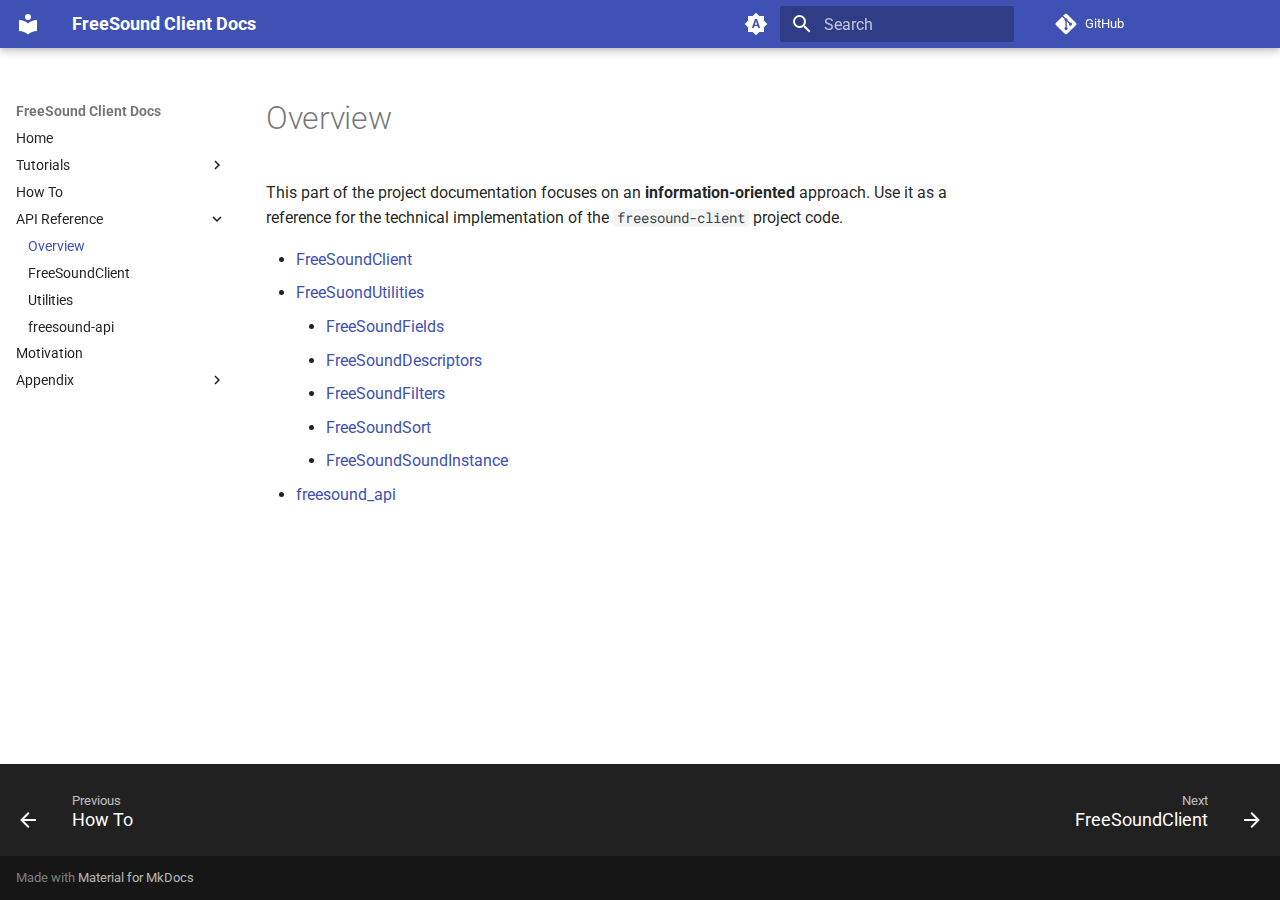
<file: api/api-reference/index.html>
<!doctype html>
<html lang="en" class="no-js">
  <head>
    
      <meta charset="utf-8">
      <meta name="viewport" content="width=device-width,initial-scale=1">
      
      
      
        <link rel="canonical" href="https://github.com/ddgg-el/freesound-client/api/api-reference/">
      
      
        <link rel="prev" href="../../how-to-guide/">
      
      
        <link rel="next" href="../api-client/">
      
      
      <link rel="icon" href="../../assets/images/favicon.png">
      <meta name="generator" content="mkdocs-1.5.3, mkdocs-material-9.5.10">
    
    
      
        <title>Overview - FreeSound Client Docs</title>
      
    
    
      <link rel="stylesheet" href="../../assets/stylesheets/main.7e359304.min.css">
      
        
        <link rel="stylesheet" href="../../assets/stylesheets/palette.06af60db.min.css">
      
      


    
    
      
    
    
      
        
        
        <link rel="preconnect" href="https://fonts.gstatic.com" crossorigin>
        <link rel="stylesheet" href="https://fonts.googleapis.com/css?family=Roboto:300,300i,400,400i,700,700i%7CRoboto+Mono:400,400i,700,700i&display=fallback">
        <style>:root{--md-text-font:"Roboto";--md-code-font:"Roboto Mono"}</style>
      
    
    
      <link rel="stylesheet" href="../../assets/_mkdocstrings.css">
    
      <link rel="stylesheet" href="../../stylesheets/extra.css">
    
    <script>__md_scope=new URL("../..",location),__md_hash=e=>[...e].reduce((e,_)=>(e<<5)-e+_.charCodeAt(0),0),__md_get=(e,_=localStorage,t=__md_scope)=>JSON.parse(_.getItem(t.pathname+"."+e)),__md_set=(e,_,t=localStorage,a=__md_scope)=>{try{t.setItem(a.pathname+"."+e,JSON.stringify(_))}catch(e){}}</script>
    
      

    
    
    
   <link href="../../assets/stylesheets/glightbox.min.css" rel="stylesheet"/><style>
    html.glightbox-open { overflow: initial; height: 100%; }
    .gslide-title { margin-top: 0px; user-select: text; }
    .gslide-desc { color: #666; user-select: text; }
    .gslide-image img { background: white; }
    .gscrollbar-fixer { padding-right: 15px; }
    .gdesc-inner { font-size: 0.75rem; }
    body[data-md-color-scheme="slate"] .gdesc-inner { background: var(--md-default-bg-color);}
    body[data-md-color-scheme="slate"] .gslide-title { color: var(--md-default-fg-color);}
    body[data-md-color-scheme="slate"] .gslide-desc { color: var(--md-default-fg-color);}</style> <script src="../../assets/javascripts/glightbox.min.js"></script></head>
  
  
    
    
      
    
    
    
    
    <body dir="ltr" data-md-color-scheme="default" data-md-color-primary="indigo" data-md-color-accent="indigo">
  
    
    <input class="md-toggle" data-md-toggle="drawer" type="checkbox" id="__drawer" autocomplete="off">
    <input class="md-toggle" data-md-toggle="search" type="checkbox" id="__search" autocomplete="off">
    <label class="md-overlay" for="__drawer"></label>
    <div data-md-component="skip">
      
    </div>
    <div data-md-component="announce">
      
    </div>
    
    
      

  

<header class="md-header md-header--shadow" data-md-component="header">
  <nav class="md-header__inner md-grid" aria-label="Header">
    <a href="../.." title="FreeSound Client Docs" class="md-header__button md-logo" aria-label="FreeSound Client Docs" data-md-component="logo">
      
  
  <svg xmlns="http://www.w3.org/2000/svg" viewBox="0 0 24 24"><path d="M12 8a3 3 0 0 0 3-3 3 3 0 0 0-3-3 3 3 0 0 0-3 3 3 3 0 0 0 3 3m0 3.54C9.64 9.35 6.5 8 3 8v11c3.5 0 6.64 1.35 9 3.54 2.36-2.19 5.5-3.54 9-3.54V8c-3.5 0-6.64 1.35-9 3.54Z"/></svg>

    </a>
    <label class="md-header__button md-icon" for="__drawer">
      
      <svg xmlns="http://www.w3.org/2000/svg" viewBox="0 0 24 24"><path d="M3 6h18v2H3V6m0 5h18v2H3v-2m0 5h18v2H3v-2Z"/></svg>
    </label>
    <div class="md-header__title" data-md-component="header-title">
      <div class="md-header__ellipsis">
        <div class="md-header__topic">
          <span class="md-ellipsis">
            FreeSound Client Docs
          </span>
        </div>
        <div class="md-header__topic" data-md-component="header-topic">
          <span class="md-ellipsis">
            
              Overview
            
          </span>
        </div>
      </div>
    </div>
    
      
        <form class="md-header__option" data-md-component="palette">
  
    
    
    
    <input class="md-option" data-md-color-media="(prefers-color-scheme)" data-md-color-scheme="default" data-md-color-primary="indigo" data-md-color-accent="indigo"  aria-label="Switch to light mode"  type="radio" name="__palette" id="__palette_0">
    
      <label class="md-header__button md-icon" title="Switch to light mode" for="__palette_1" hidden>
        <svg xmlns="http://www.w3.org/2000/svg" viewBox="0 0 24 24"><path d="m14.3 16-.7-2h-3.2l-.7 2H7.8L11 7h2l3.2 9h-1.9M20 8.69V4h-4.69L12 .69 8.69 4H4v4.69L.69 12 4 15.31V20h4.69L12 23.31 15.31 20H20v-4.69L23.31 12 20 8.69m-9.15 3.96h2.3L12 9l-1.15 3.65Z"/></svg>
      </label>
    
  
    
    
    
    <input class="md-option" data-md-color-media="(prefers-color-scheme: light)" data-md-color-scheme="default" data-md-color-primary="indigo" data-md-color-accent="indigo"  aria-label="Switch to dark mode"  type="radio" name="__palette" id="__palette_1">
    
      <label class="md-header__button md-icon" title="Switch to dark mode" for="__palette_2" hidden>
        <svg xmlns="http://www.w3.org/2000/svg" viewBox="0 0 24 24"><path d="M12 2a7 7 0 0 0-7 7c0 2.38 1.19 4.47 3 5.74V17a1 1 0 0 0 1 1h6a1 1 0 0 0 1-1v-2.26c1.81-1.27 3-3.36 3-5.74a7 7 0 0 0-7-7M9 21a1 1 0 0 0 1 1h4a1 1 0 0 0 1-1v-1H9v1Z"/></svg>
      </label>
    
  
    
    
    
    <input class="md-option" data-md-color-media="(prefers-color-scheme: light)" data-md-color-scheme="slate" data-md-color-primary="indigo" data-md-color-accent="indigo"  aria-label="Switch to light mode"  type="radio" name="__palette" id="__palette_2">
    
      <label class="md-header__button md-icon" title="Switch to light mode" for="__palette_0" hidden>
        <svg xmlns="http://www.w3.org/2000/svg" viewBox="0 0 24 24"><path d="M12 2a7 7 0 0 1 7 7c0 2.38-1.19 4.47-3 5.74V17a1 1 0 0 1-1 1H9a1 1 0 0 1-1-1v-2.26C6.19 13.47 5 11.38 5 9a7 7 0 0 1 7-7M9 21v-1h6v1a1 1 0 0 1-1 1h-4a1 1 0 0 1-1-1m3-17a5 5 0 0 0-5 5c0 2.05 1.23 3.81 3 4.58V16h4v-2.42c1.77-.77 3-2.53 3-4.58a5 5 0 0 0-5-5Z"/></svg>
      </label>
    
  
</form>
      
    
    
      <script>var media,input,key,value,palette=__md_get("__palette");if(palette&&palette.color){"(prefers-color-scheme)"===palette.color.media&&(media=matchMedia("(prefers-color-scheme: light)"),input=document.querySelector(media.matches?"[data-md-color-media='(prefers-color-scheme: light)']":"[data-md-color-media='(prefers-color-scheme: dark)']"),palette.color.media=input.getAttribute("data-md-color-media"),palette.color.scheme=input.getAttribute("data-md-color-scheme"),palette.color.primary=input.getAttribute("data-md-color-primary"),palette.color.accent=input.getAttribute("data-md-color-accent"));for([key,value]of Object.entries(palette.color))document.body.setAttribute("data-md-color-"+key,value)}</script>
    
    
    
      <label class="md-header__button md-icon" for="__search">
        
        <svg xmlns="http://www.w3.org/2000/svg" viewBox="0 0 24 24"><path d="M9.5 3A6.5 6.5 0 0 1 16 9.5c0 1.61-.59 3.09-1.56 4.23l.27.27h.79l5 5-1.5 1.5-5-5v-.79l-.27-.27A6.516 6.516 0 0 1 9.5 16 6.5 6.5 0 0 1 3 9.5 6.5 6.5 0 0 1 9.5 3m0 2C7 5 5 7 5 9.5S7 14 9.5 14 14 12 14 9.5 12 5 9.5 5Z"/></svg>
      </label>
      <div class="md-search" data-md-component="search" role="dialog">
  <label class="md-search__overlay" for="__search"></label>
  <div class="md-search__inner" role="search">
    <form class="md-search__form" name="search">
      <input type="text" class="md-search__input" name="query" aria-label="Search" placeholder="Search" autocapitalize="off" autocorrect="off" autocomplete="off" spellcheck="false" data-md-component="search-query" required>
      <label class="md-search__icon md-icon" for="__search">
        
        <svg xmlns="http://www.w3.org/2000/svg" viewBox="0 0 24 24"><path d="M9.5 3A6.5 6.5 0 0 1 16 9.5c0 1.61-.59 3.09-1.56 4.23l.27.27h.79l5 5-1.5 1.5-5-5v-.79l-.27-.27A6.516 6.516 0 0 1 9.5 16 6.5 6.5 0 0 1 3 9.5 6.5 6.5 0 0 1 9.5 3m0 2C7 5 5 7 5 9.5S7 14 9.5 14 14 12 14 9.5 12 5 9.5 5Z"/></svg>
        
        <svg xmlns="http://www.w3.org/2000/svg" viewBox="0 0 24 24"><path d="M20 11v2H8l5.5 5.5-1.42 1.42L4.16 12l7.92-7.92L13.5 5.5 8 11h12Z"/></svg>
      </label>
      <nav class="md-search__options" aria-label="Search">
        
        <button type="reset" class="md-search__icon md-icon" title="Clear" aria-label="Clear" tabindex="-1">
          
          <svg xmlns="http://www.w3.org/2000/svg" viewBox="0 0 24 24"><path d="M19 6.41 17.59 5 12 10.59 6.41 5 5 6.41 10.59 12 5 17.59 6.41 19 12 13.41 17.59 19 19 17.59 13.41 12 19 6.41Z"/></svg>
        </button>
      </nav>
      
        <div class="md-search__suggest" data-md-component="search-suggest"></div>
      
    </form>
    <div class="md-search__output">
      <div class="md-search__scrollwrap" data-md-scrollfix>
        <div class="md-search-result" data-md-component="search-result">
          <div class="md-search-result__meta">
            Initializing search
          </div>
          <ol class="md-search-result__list" role="presentation"></ol>
        </div>
      </div>
    </div>
  </div>
</div>
    
    
      <div class="md-header__source">
        <a href="https://github.com/ddgg-el/freesound-client" title="Go to repository" class="md-source" data-md-component="source">
  <div class="md-source__icon md-icon">
    
    <svg xmlns="http://www.w3.org/2000/svg" viewBox="0 0 448 512"><!--! Font Awesome Free 6.5.1 by @fontawesome - https://fontawesome.com License - https://fontawesome.com/license/free (Icons: CC BY 4.0, Fonts: SIL OFL 1.1, Code: MIT License) Copyright 2023 Fonticons, Inc.--><path d="M439.55 236.05 244 40.45a28.87 28.87 0 0 0-40.81 0l-40.66 40.63 51.52 51.52c27.06-9.14 52.68 16.77 43.39 43.68l49.66 49.66c34.23-11.8 61.18 31 35.47 56.69-26.49 26.49-70.21-2.87-56-37.34L240.22 199v121.85c25.3 12.54 22.26 41.85 9.08 55a34.34 34.34 0 0 1-48.55 0c-17.57-17.6-11.07-46.91 11.25-56v-123c-20.8-8.51-24.6-30.74-18.64-45L142.57 101 8.45 235.14a28.86 28.86 0 0 0 0 40.81l195.61 195.6a28.86 28.86 0 0 0 40.8 0l194.69-194.69a28.86 28.86 0 0 0 0-40.81z"/></svg>
  </div>
  <div class="md-source__repository">
    GitHub
  </div>
</a>
      </div>
    
  </nav>
  
</header>
    
    <div class="md-container" data-md-component="container">
      
      
        
          
        
      
      <main class="md-main" data-md-component="main">
        <div class="md-main__inner md-grid">
          
            
              
              <div class="md-sidebar md-sidebar--primary" data-md-component="sidebar" data-md-type="navigation" >
                <div class="md-sidebar__scrollwrap">
                  <div class="md-sidebar__inner">
                    



<nav class="md-nav md-nav--primary" aria-label="Navigation" data-md-level="0">
  <label class="md-nav__title" for="__drawer">
    <a href="../.." title="FreeSound Client Docs" class="md-nav__button md-logo" aria-label="FreeSound Client Docs" data-md-component="logo">
      
  
  <svg xmlns="http://www.w3.org/2000/svg" viewBox="0 0 24 24"><path d="M12 8a3 3 0 0 0 3-3 3 3 0 0 0-3-3 3 3 0 0 0-3 3 3 3 0 0 0 3 3m0 3.54C9.64 9.35 6.5 8 3 8v11c3.5 0 6.64 1.35 9 3.54 2.36-2.19 5.5-3.54 9-3.54V8c-3.5 0-6.64 1.35-9 3.54Z"/></svg>

    </a>
    FreeSound Client Docs
  </label>
  
    <div class="md-nav__source">
      <a href="https://github.com/ddgg-el/freesound-client" title="Go to repository" class="md-source" data-md-component="source">
  <div class="md-source__icon md-icon">
    
    <svg xmlns="http://www.w3.org/2000/svg" viewBox="0 0 448 512"><!--! Font Awesome Free 6.5.1 by @fontawesome - https://fontawesome.com License - https://fontawesome.com/license/free (Icons: CC BY 4.0, Fonts: SIL OFL 1.1, Code: MIT License) Copyright 2023 Fonticons, Inc.--><path d="M439.55 236.05 244 40.45a28.87 28.87 0 0 0-40.81 0l-40.66 40.63 51.52 51.52c27.06-9.14 52.68 16.77 43.39 43.68l49.66 49.66c34.23-11.8 61.18 31 35.47 56.69-26.49 26.49-70.21-2.87-56-37.34L240.22 199v121.85c25.3 12.54 22.26 41.85 9.08 55a34.34 34.34 0 0 1-48.55 0c-17.57-17.6-11.07-46.91 11.25-56v-123c-20.8-8.51-24.6-30.74-18.64-45L142.57 101 8.45 235.14a28.86 28.86 0 0 0 0 40.81l195.61 195.6a28.86 28.86 0 0 0 40.8 0l194.69-194.69a28.86 28.86 0 0 0 0-40.81z"/></svg>
  </div>
  <div class="md-source__repository">
    GitHub
  </div>
</a>
    </div>
  
  <ul class="md-nav__list" data-md-scrollfix>
    
      
      
  
  
  
  
    <li class="md-nav__item">
      <a href="../.." class="md-nav__link">
        
  
  <span class="md-ellipsis">
    Home
  </span>
  

      </a>
    </li>
  

    
      
      
  
  
  
  
    
    
    
    
    <li class="md-nav__item md-nav__item--nested">
      
        
        
        <input class="md-nav__toggle md-toggle " type="checkbox" id="__nav_2" >
        
          
          <label class="md-nav__link" for="__nav_2" id="__nav_2_label" tabindex="0">
            
  
  <span class="md-ellipsis">
    Tutorials
  </span>
  

            <span class="md-nav__icon md-icon"></span>
          </label>
        
        <nav class="md-nav" data-md-level="1" aria-labelledby="__nav_2_label" aria-expanded="false">
          <label class="md-nav__title" for="__nav_2">
            <span class="md-nav__icon md-icon"></span>
            Tutorials
          </label>
          <ul class="md-nav__list" data-md-scrollfix>
            
              
                
  
  
  
  
    <li class="md-nav__item">
      <a href="../../tutorials/tutorial-basics/" class="md-nav__link">
        
  
  <span class="md-ellipsis">
    Getting started
  </span>
  

      </a>
    </li>
  

              
            
              
                
  
  
  
  
    <li class="md-nav__item">
      <a href="../../tutorials/tutorial-freesound/" class="md-nav__link">
        
  
  <span class="md-ellipsis">
    How does the Freesound API works
  </span>
  

      </a>
    </li>
  

              
            
          </ul>
        </nav>
      
    </li>
  

    
      
      
  
  
  
  
    <li class="md-nav__item">
      <a href="../../how-to-guide/" class="md-nav__link">
        
  
  <span class="md-ellipsis">
    How To
  </span>
  

      </a>
    </li>
  

    
      
      
  
  
    
  
  
  
    
    
    
    
    <li class="md-nav__item md-nav__item--active md-nav__item--nested">
      
        
        
        <input class="md-nav__toggle md-toggle " type="checkbox" id="__nav_4" checked>
        
          
          <label class="md-nav__link" for="__nav_4" id="__nav_4_label" tabindex="0">
            
  
  <span class="md-ellipsis">
    API Reference
  </span>
  

            <span class="md-nav__icon md-icon"></span>
          </label>
        
        <nav class="md-nav" data-md-level="1" aria-labelledby="__nav_4_label" aria-expanded="true">
          <label class="md-nav__title" for="__nav_4">
            <span class="md-nav__icon md-icon"></span>
            API Reference
          </label>
          <ul class="md-nav__list" data-md-scrollfix>
            
              
                
  
  
    
  
  
  
    <li class="md-nav__item md-nav__item--active">
      
      <input class="md-nav__toggle md-toggle" type="checkbox" id="__toc">
      
      
      
      <a href="./" class="md-nav__link md-nav__link--active">
        
  
  <span class="md-ellipsis">
    Overview
  </span>
  

      </a>
      
    </li>
  

              
            
              
                
  
  
  
  
    <li class="md-nav__item">
      <a href="../api-client/" class="md-nav__link">
        
  
  <span class="md-ellipsis">
    FreeSoundClient
  </span>
  

      </a>
    </li>
  

              
            
              
                
  
  
  
  
    <li class="md-nav__item">
      <a href="../api-utilities/" class="md-nav__link">
        
  
  <span class="md-ellipsis">
    Utilities
  </span>
  

      </a>
    </li>
  

              
            
              
                
  
  
  
  
    <li class="md-nav__item">
      <a href="../api-fs-api/" class="md-nav__link">
        
  
  <span class="md-ellipsis">
    freesound-api
  </span>
  

      </a>
    </li>
  

              
            
          </ul>
        </nav>
      
    </li>
  

    
      
      
  
  
  
  
    <li class="md-nav__item">
      <a href="../../motivation/" class="md-nav__link">
        
  
  <span class="md-ellipsis">
    Motivation
  </span>
  

      </a>
    </li>
  

    
      
      
  
  
  
  
    
    
    
    
    <li class="md-nav__item md-nav__item--nested">
      
        
        
        <input class="md-nav__toggle md-toggle " type="checkbox" id="__nav_6" >
        
          
          <label class="md-nav__link" for="__nav_6" id="__nav_6_label" tabindex="0">
            
  
  <span class="md-ellipsis">
    Appendix
  </span>
  

            <span class="md-nav__icon md-icon"></span>
          </label>
        
        <nav class="md-nav" data-md-level="1" aria-labelledby="__nav_6_label" aria-expanded="false">
          <label class="md-nav__title" for="__nav_6">
            <span class="md-nav__icon md-icon"></span>
            Appendix
          </label>
          <ul class="md-nav__list" data-md-scrollfix>
            
              
                
  
  
  
  
    <li class="md-nav__item">
      <a href="../../appendix/missing-features/" class="md-nav__link">
        
  
  <span class="md-ellipsis">
    Missing Features
  </span>
  

      </a>
    </li>
  

              
            
              
                
  
  
  
  
    <li class="md-nav__item">
      <a href="../../appendix/query-examples/" class="md-nav__link">
        
  
  <span class="md-ellipsis">
    Search Examples
  </span>
  

      </a>
    </li>
  

              
            
              
                
  
  
  
  
    
    
    
    
    <li class="md-nav__item md-nav__item--nested">
      
        
        
        <input class="md-nav__toggle md-toggle " type="checkbox" id="__nav_6_3" >
        
          
          <label class="md-nav__link" for="__nav_6_3" id="__nav_6_3_label" tabindex="0">
            
  
  <span class="md-ellipsis">
    Lists
  </span>
  

            <span class="md-nav__icon md-icon"></span>
          </label>
        
        <nav class="md-nav" data-md-level="2" aria-labelledby="__nav_6_3_label" aria-expanded="false">
          <label class="md-nav__title" for="__nav_6_3">
            <span class="md-nav__icon md-icon"></span>
            Lists
          </label>
          <ul class="md-nav__list" data-md-scrollfix>
            
              
                
  
  
  
  
    <li class="md-nav__item">
      <a href="../../appendix/fields-list/" class="md-nav__link">
        
  
  <span class="md-ellipsis">
    Fields
  </span>
  

      </a>
    </li>
  

              
            
              
                
  
  
  
  
    <li class="md-nav__item">
      <a href="../../appendix/descriptors-list/" class="md-nav__link">
        
  
  <span class="md-ellipsis">
    Descriptors
  </span>
  

      </a>
    </li>
  

              
            
              
                
  
  
  
  
    <li class="md-nav__item">
      <a href="../../appendix/filters-list/" class="md-nav__link">
        
  
  <span class="md-ellipsis">
    Filters
  </span>
  

      </a>
    </li>
  

              
            
          </ul>
        </nav>
      
    </li>
  

              
            
          </ul>
        </nav>
      
    </li>
  

    
  </ul>
</nav>
                  </div>
                </div>
              </div>
            
            
              
              <div class="md-sidebar md-sidebar--secondary" data-md-component="sidebar" data-md-type="toc" >
                <div class="md-sidebar__scrollwrap">
                  <div class="md-sidebar__inner">
                    

<nav class="md-nav md-nav--secondary" aria-label="Table of contents">
  
  
  
  
</nav>
                  </div>
                </div>
              </div>
            
          
          
            <div class="md-content" data-md-component="content">
              <article class="md-content__inner md-typeset">
                
                  

  
  


  <h1>Overview</h1>

<p>This part of the project documentation focuses on
an <strong>information-oriented</strong> approach. Use it as a
reference for the technical implementation of the
<code>freesound-client</code> project code.</p>
<ul>
<li><a href="../api-client/">FreeSoundClient</a></li>
<li><a href="../api-utilities/">FreeSuondUtilities</a><ul>
<li><a href="../api-utilities/#fields">FreeSoundFields</a></li>
<li><a href="../api-utilities/#descriptors">FreeSoundDescriptors</a></li>
<li><a href="../api-utilities/#filters">FreeSoundFilters</a></li>
<li><a href="../api-utilities/#sort">FreeSoundSort</a></li>
<li><a href="../api-utilities/#sound">FreeSoundSoundInstance</a></li>
</ul>
</li>
<li><a href="../api-fs-api/">freesound_api</a></li>
</ul>












                
              </article>
            </div>
          
          
<script>var target=document.getElementById(location.hash.slice(1));target&&target.name&&(target.checked=target.name.startsWith("__tabbed_"))</script>
        </div>
        
      </main>
      
        <footer class="md-footer">
  
    
      
      <nav class="md-footer__inner md-grid" aria-label="Footer" >
        
          
          <a href="../../how-to-guide/" class="md-footer__link md-footer__link--prev" aria-label="Previous: How To">
            <div class="md-footer__button md-icon">
              
              <svg xmlns="http://www.w3.org/2000/svg" viewBox="0 0 24 24"><path d="M20 11v2H8l5.5 5.5-1.42 1.42L4.16 12l7.92-7.92L13.5 5.5 8 11h12Z"/></svg>
            </div>
            <div class="md-footer__title">
              <span class="md-footer__direction">
                Previous
              </span>
              <div class="md-ellipsis">
                How To
              </div>
            </div>
          </a>
        
        
          
          <a href="../api-client/" class="md-footer__link md-footer__link--next" aria-label="Next: FreeSoundClient">
            <div class="md-footer__title">
              <span class="md-footer__direction">
                Next
              </span>
              <div class="md-ellipsis">
                FreeSoundClient
              </div>
            </div>
            <div class="md-footer__button md-icon">
              
              <svg xmlns="http://www.w3.org/2000/svg" viewBox="0 0 24 24"><path d="M4 11v2h12l-5.5 5.5 1.42 1.42L19.84 12l-7.92-7.92L10.5 5.5 16 11H4Z"/></svg>
            </div>
          </a>
        
      </nav>
    
  
  <div class="md-footer-meta md-typeset">
    <div class="md-footer-meta__inner md-grid">
      <div class="md-copyright">
  
  
    Made with
    <a href="https://squidfunk.github.io/mkdocs-material/" target="_blank" rel="noopener">
      Material for MkDocs
    </a>
  
</div>
      
    </div>
  </div>
</footer>
      
    </div>
    <div class="md-dialog" data-md-component="dialog">
      <div class="md-dialog__inner md-typeset"></div>
    </div>
    
    
    <script id="__config" type="application/json">{"base": "../..", "features": ["search.suggest", "navigation.footer", "content.code.copy", "content.code.select"], "search": "../../assets/javascripts/workers/search.b8dbb3d2.min.js", "translations": {"clipboard.copied": "Copied to clipboard", "clipboard.copy": "Copy to clipboard", "search.result.more.one": "1 more on this page", "search.result.more.other": "# more on this page", "search.result.none": "No matching documents", "search.result.one": "1 matching document", "search.result.other": "# matching documents", "search.result.placeholder": "Type to start searching", "search.result.term.missing": "Missing", "select.version": "Select version"}}</script>
    
    
      <script src="../../assets/javascripts/bundle.8fd75fb4.min.js"></script>
      
    
  <script>document$.subscribe(() => {const lightbox = GLightbox({"touchNavigation": true, "loop": false, "zoomable": true, "draggable": true, "openEffect": "zoom", "closeEffect": "zoom", "slideEffect": "slide"});})</script></body>
</html>
</file>
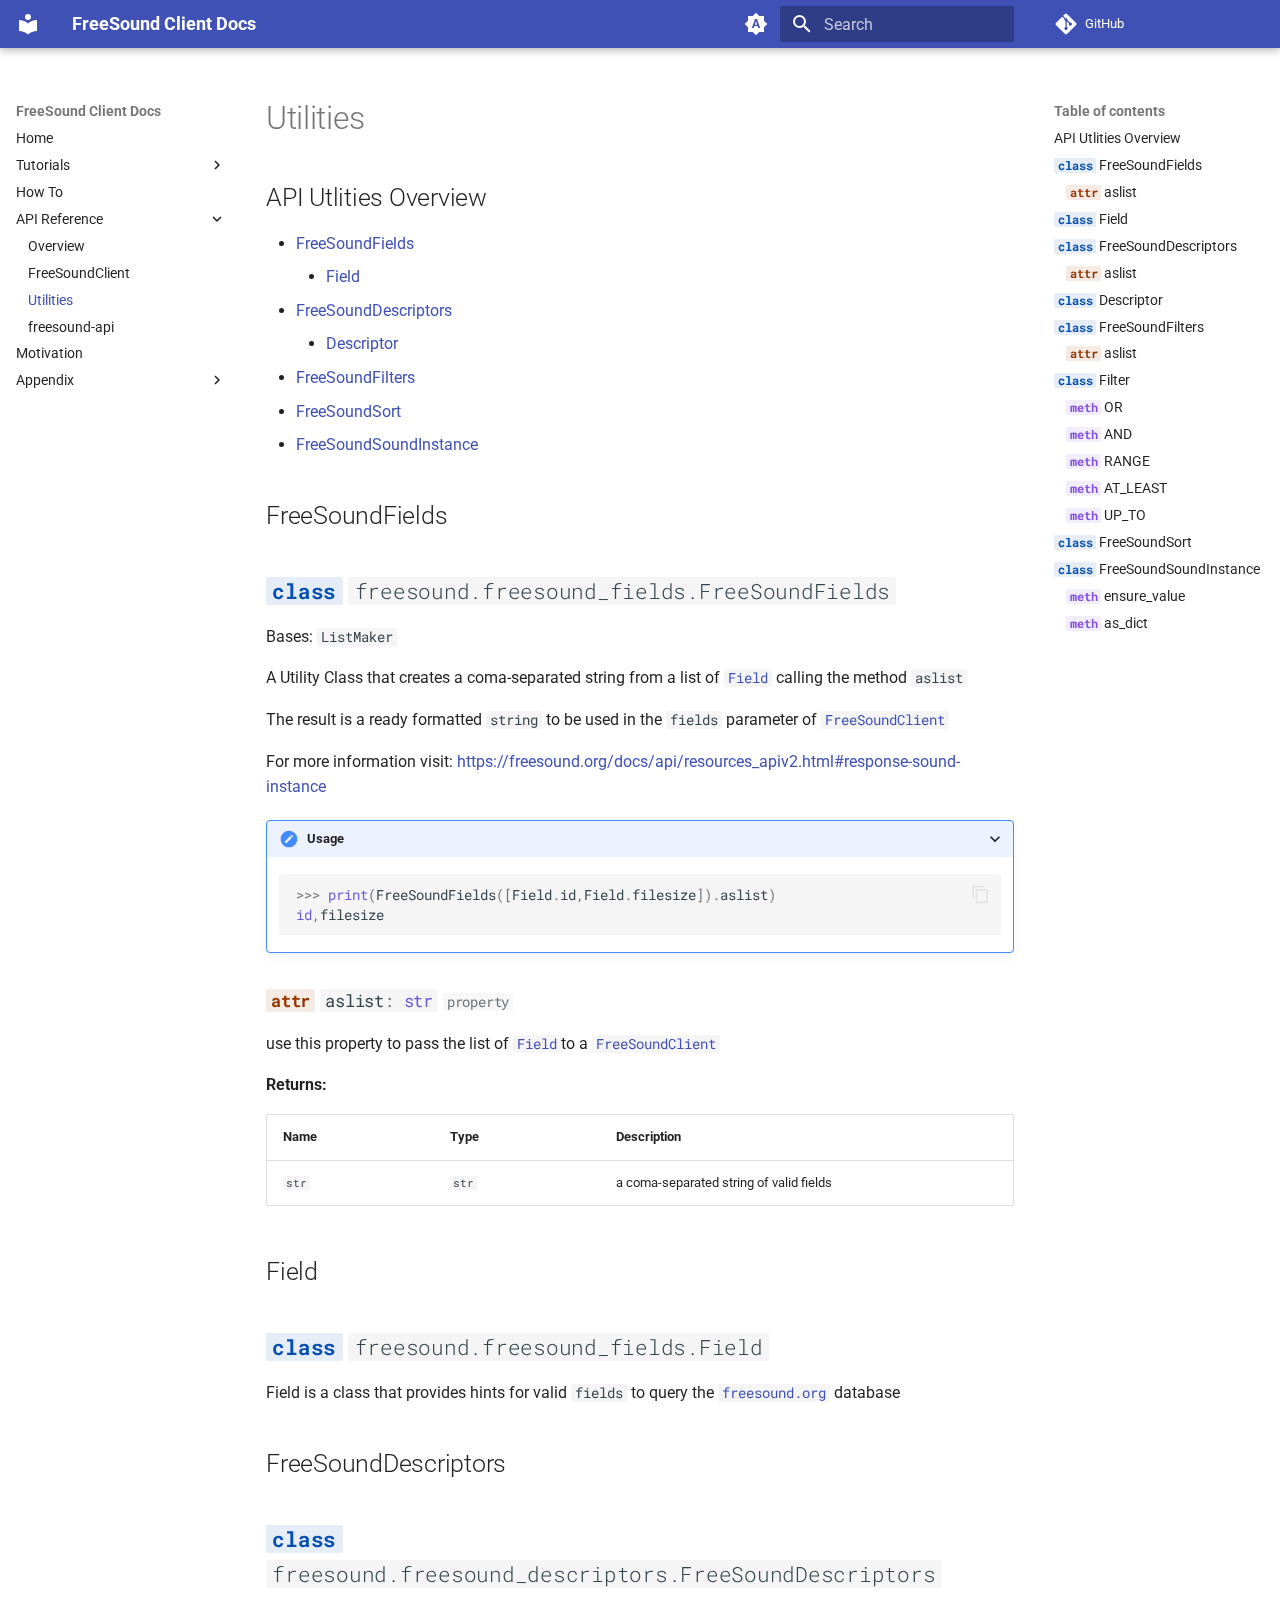
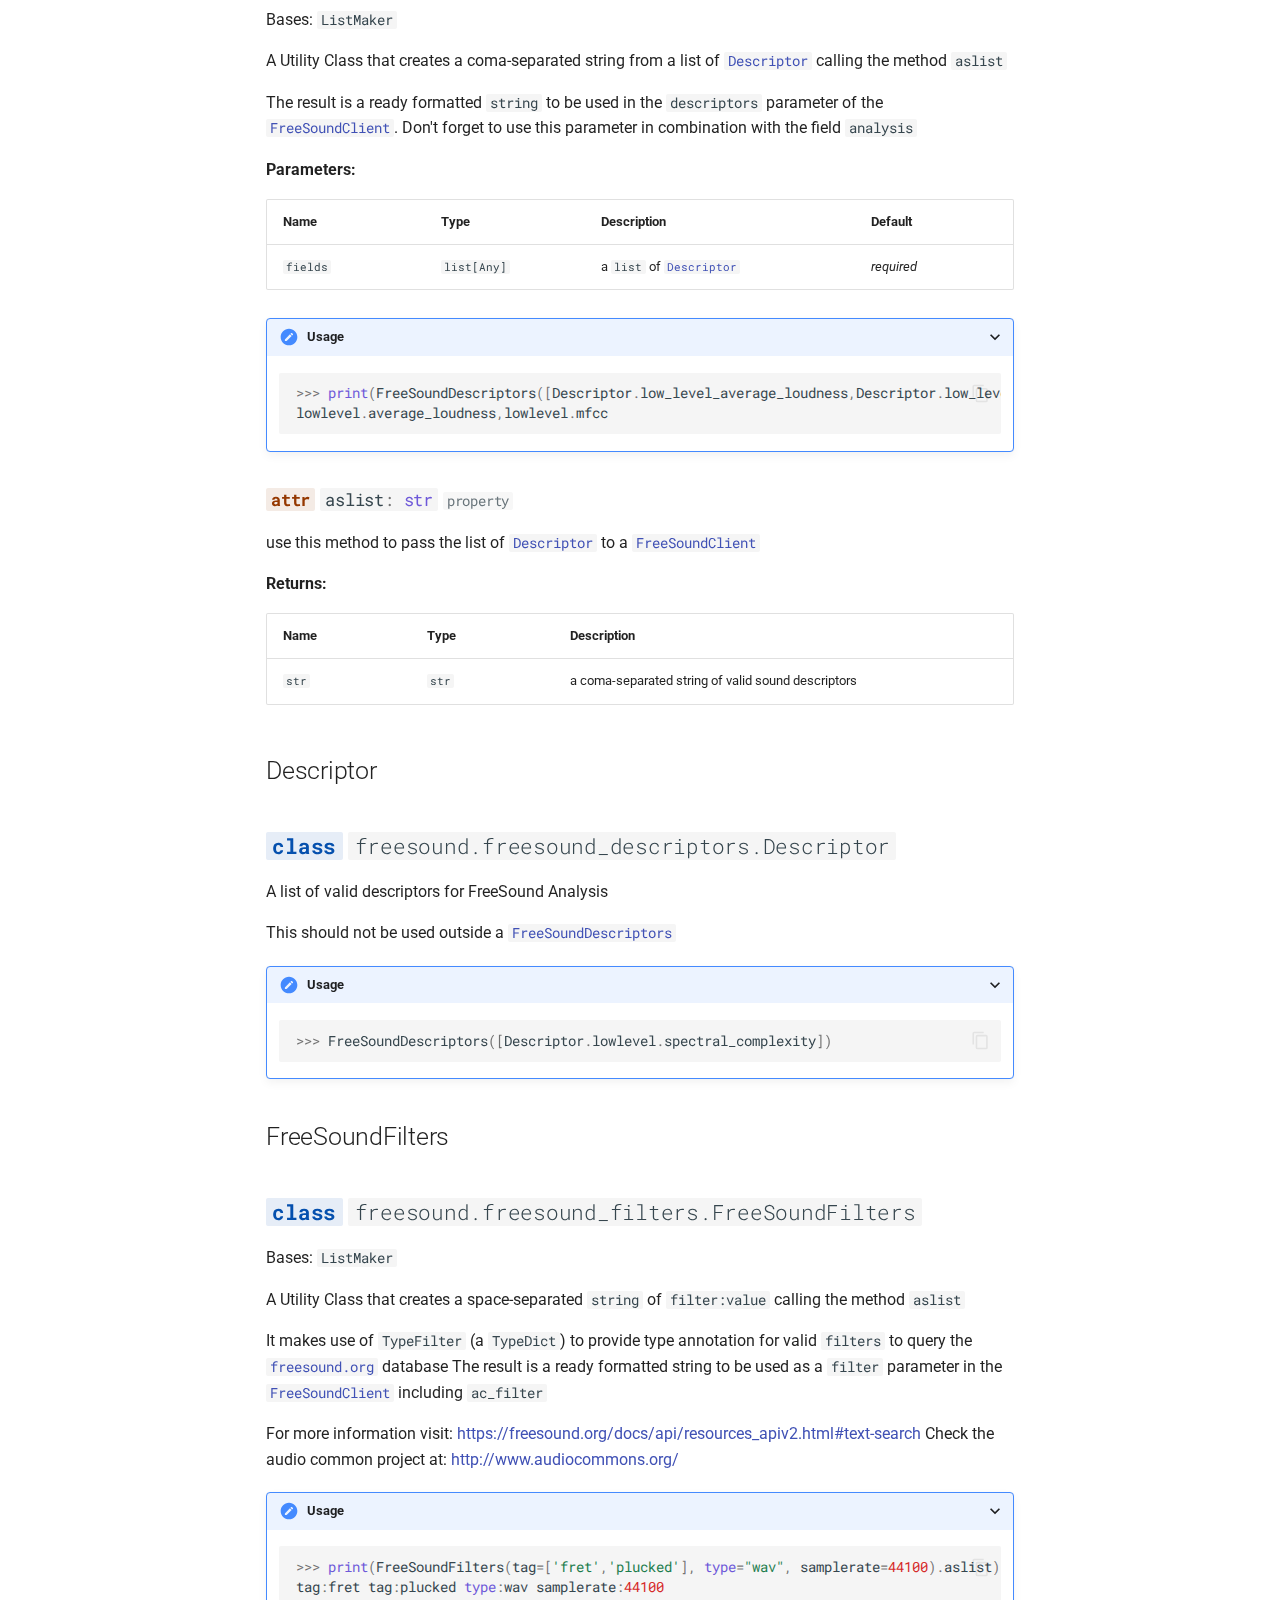
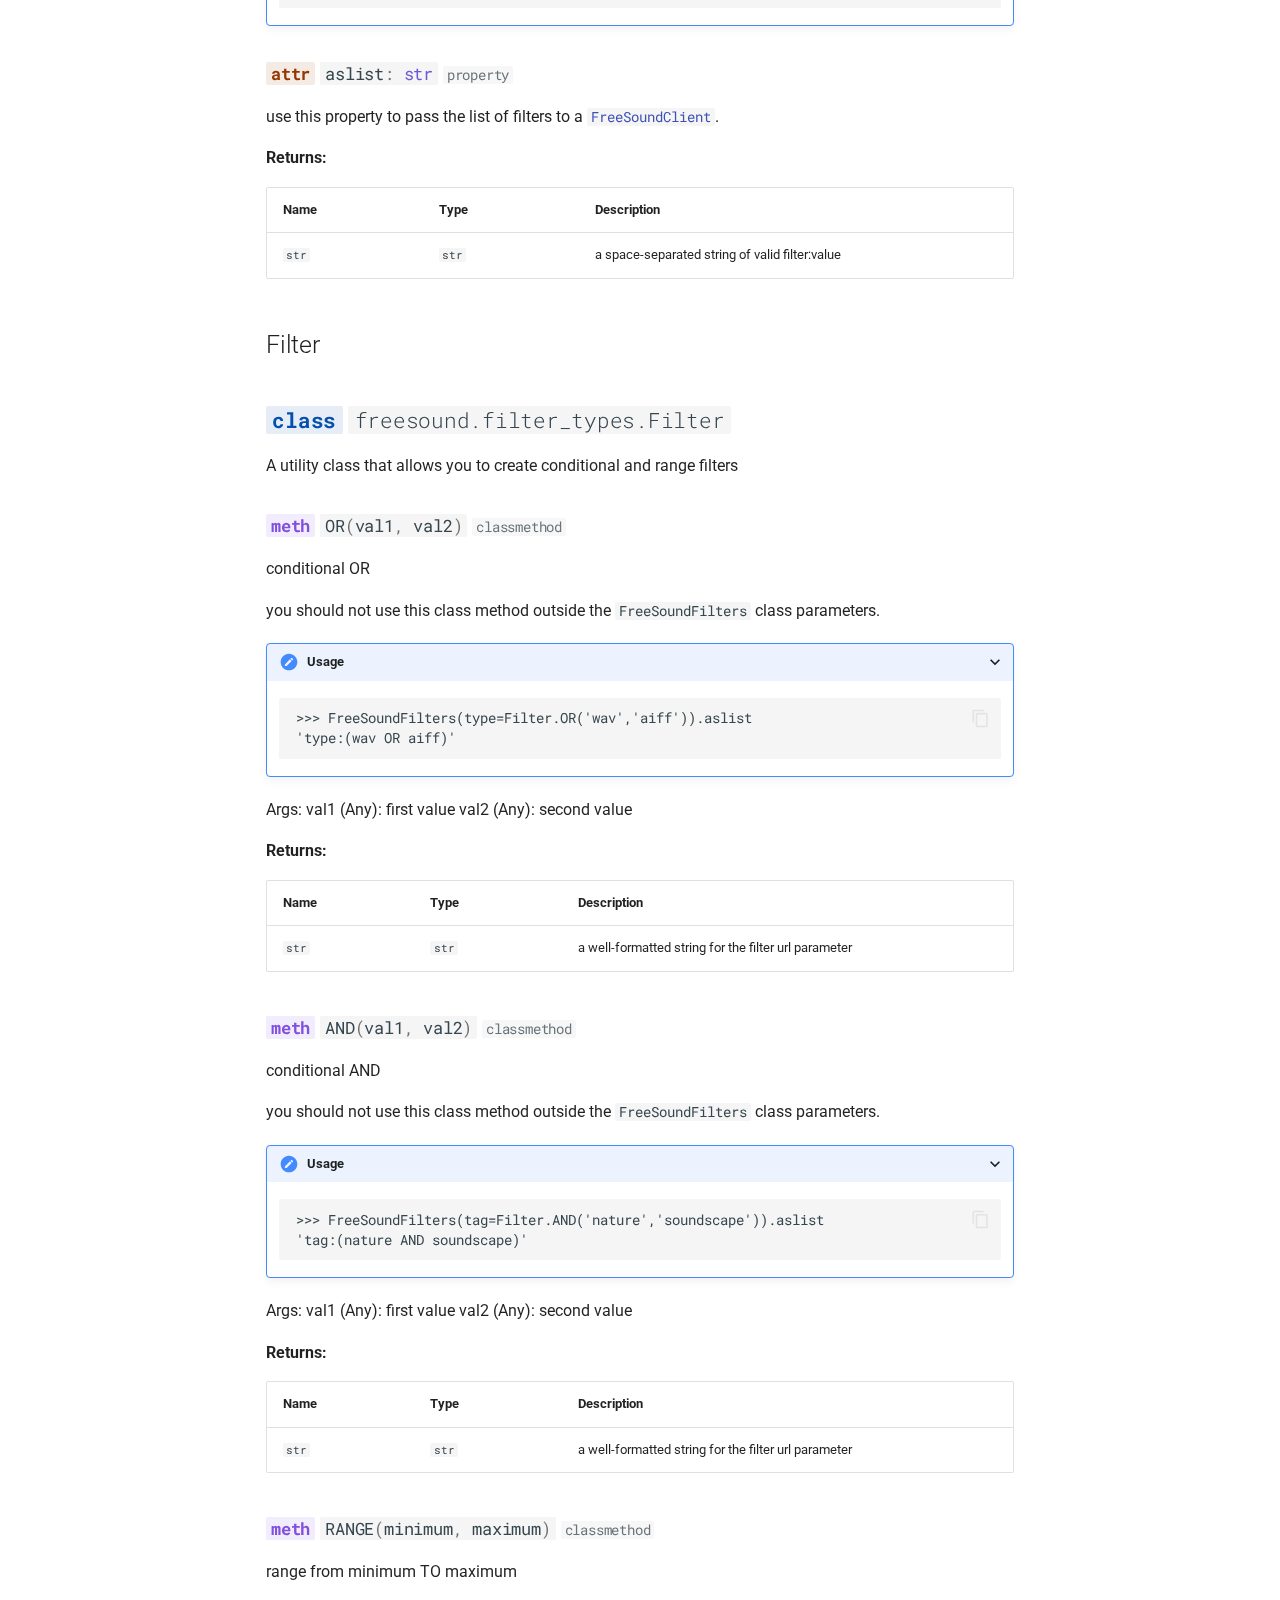
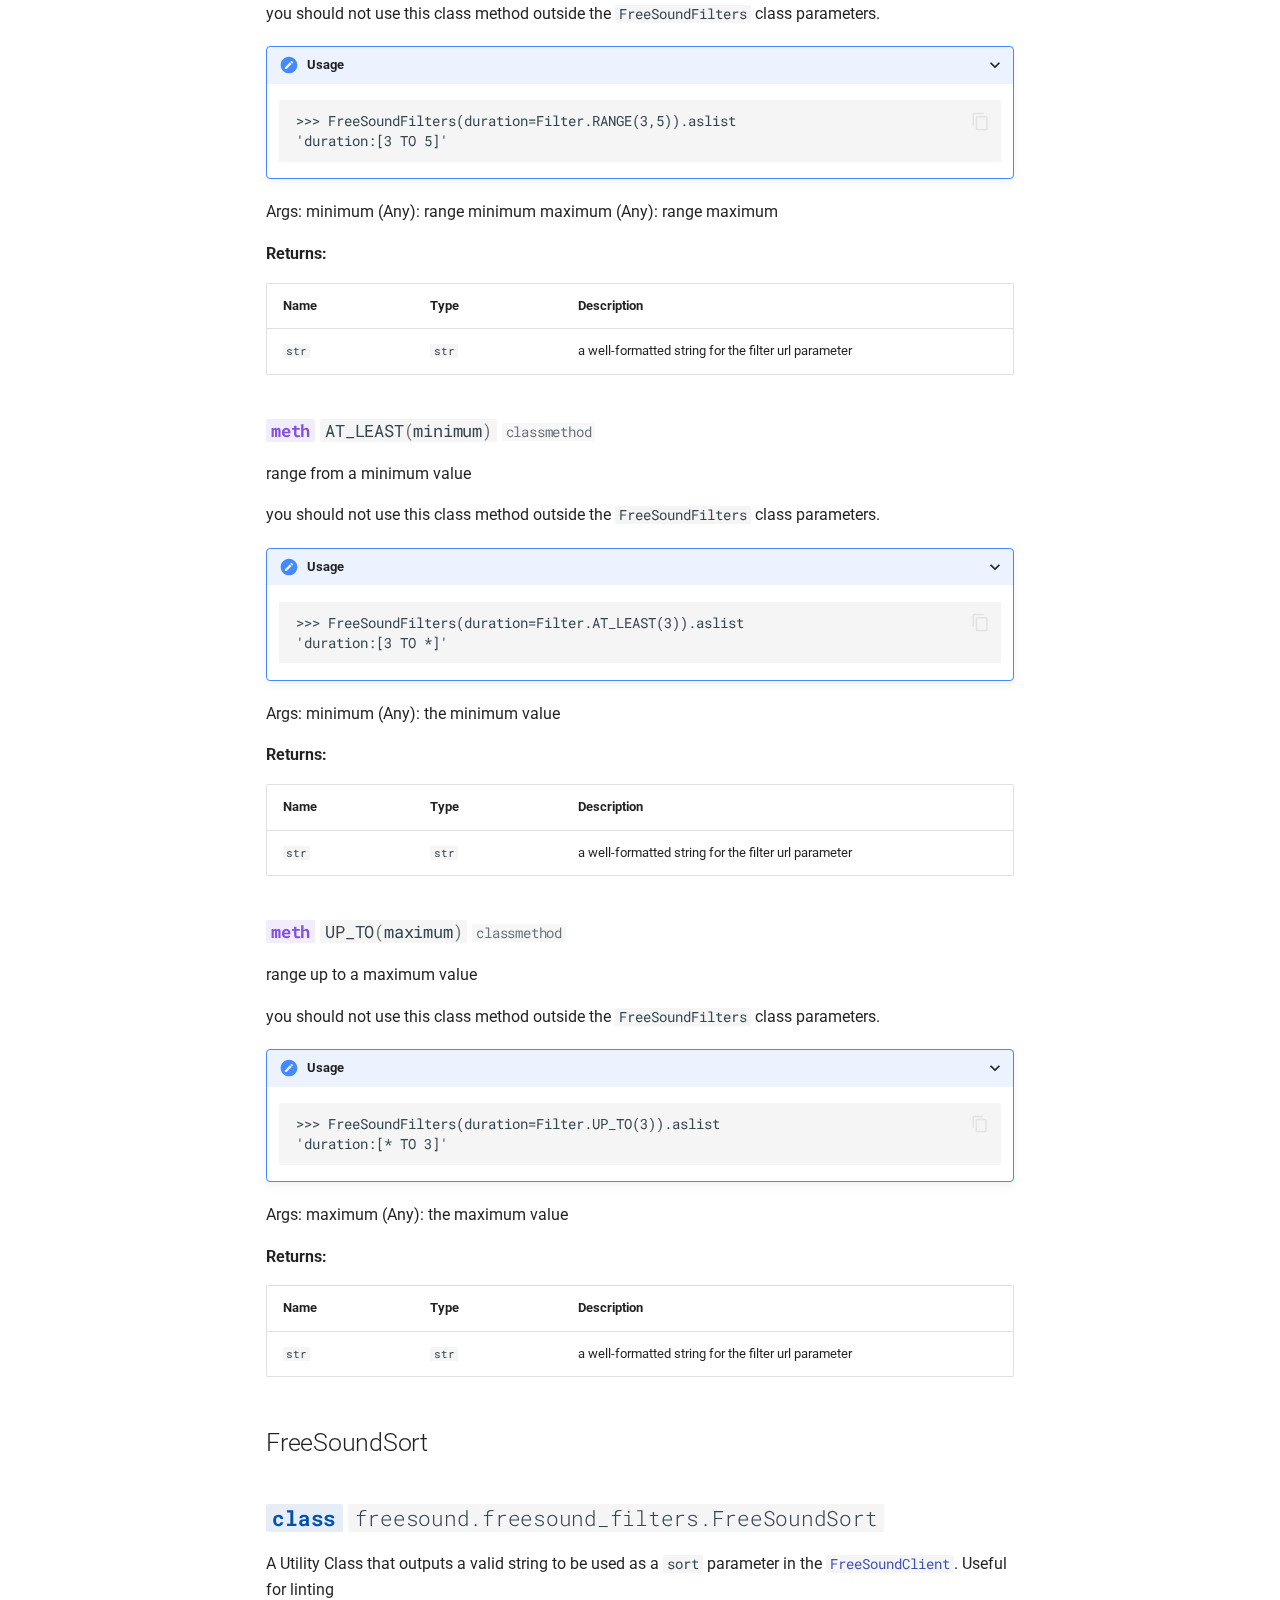
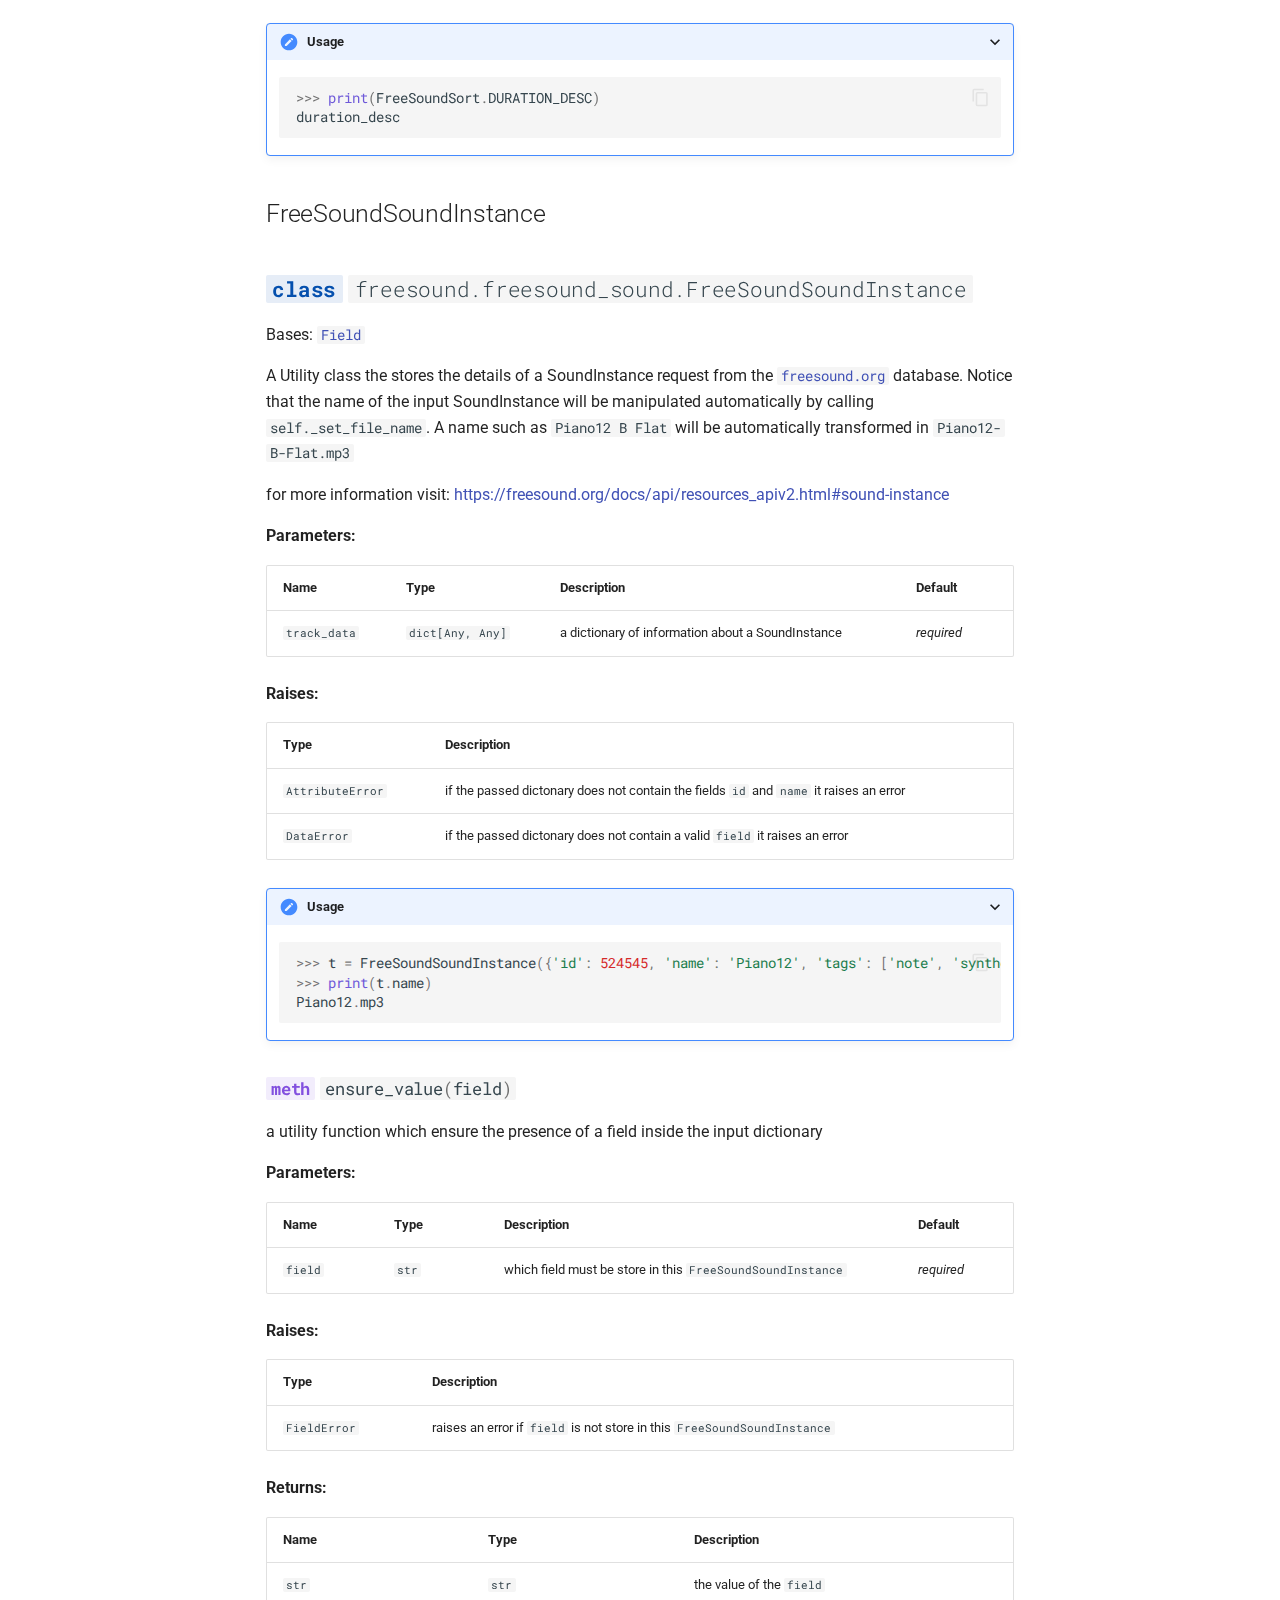
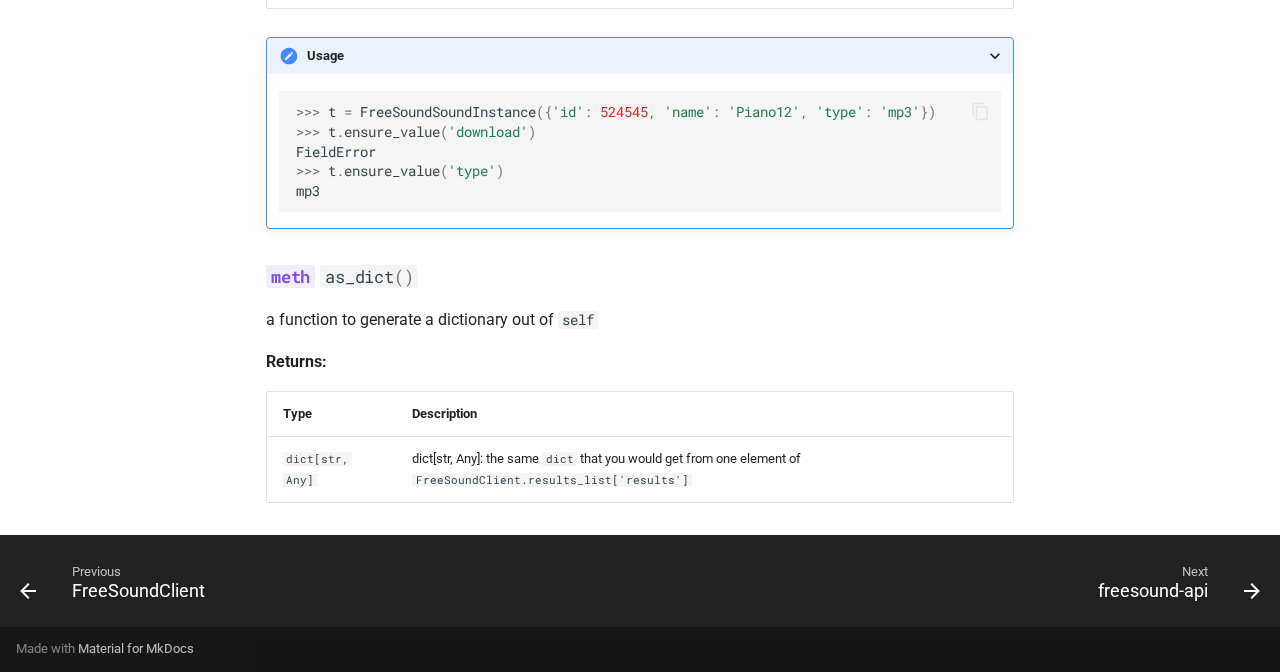
<file: api/api-utilities/index.html>
<!doctype html>
<html lang="en" class="no-js">
  <head>
    
      <meta charset="utf-8">
      <meta name="viewport" content="width=device-width,initial-scale=1">
      
      
      
        <link rel="canonical" href="https://github.com/ddgg-el/freesound-client/api/api-utilities/">
      
      
        <link rel="prev" href="../api-client/">
      
      
        <link rel="next" href="../api-fs-api/">
      
      
      <link rel="icon" href="../../assets/images/favicon.png">
      <meta name="generator" content="mkdocs-1.5.3, mkdocs-material-9.5.10">
    
    
      
        <title>Utilities - FreeSound Client Docs</title>
      
    
    
      <link rel="stylesheet" href="../../assets/stylesheets/main.7e359304.min.css">
      
        
        <link rel="stylesheet" href="../../assets/stylesheets/palette.06af60db.min.css">
      
      


    
    
      
    
    
      
        
        
        <link rel="preconnect" href="https://fonts.gstatic.com" crossorigin>
        <link rel="stylesheet" href="https://fonts.googleapis.com/css?family=Roboto:300,300i,400,400i,700,700i%7CRoboto+Mono:400,400i,700,700i&display=fallback">
        <style>:root{--md-text-font:"Roboto";--md-code-font:"Roboto Mono"}</style>
      
    
    
      <link rel="stylesheet" href="../../assets/_mkdocstrings.css">
    
      <link rel="stylesheet" href="../../stylesheets/extra.css">
    
    <script>__md_scope=new URL("../..",location),__md_hash=e=>[...e].reduce((e,_)=>(e<<5)-e+_.charCodeAt(0),0),__md_get=(e,_=localStorage,t=__md_scope)=>JSON.parse(_.getItem(t.pathname+"."+e)),__md_set=(e,_,t=localStorage,a=__md_scope)=>{try{t.setItem(a.pathname+"."+e,JSON.stringify(_))}catch(e){}}</script>
    
      

    
    
    
   <link href="../../assets/stylesheets/glightbox.min.css" rel="stylesheet"/><style>
    html.glightbox-open { overflow: initial; height: 100%; }
    .gslide-title { margin-top: 0px; user-select: text; }
    .gslide-desc { color: #666; user-select: text; }
    .gslide-image img { background: white; }
    .gscrollbar-fixer { padding-right: 15px; }
    .gdesc-inner { font-size: 0.75rem; }
    body[data-md-color-scheme="slate"] .gdesc-inner { background: var(--md-default-bg-color);}
    body[data-md-color-scheme="slate"] .gslide-title { color: var(--md-default-fg-color);}
    body[data-md-color-scheme="slate"] .gslide-desc { color: var(--md-default-fg-color);}</style> <script src="../../assets/javascripts/glightbox.min.js"></script></head>
  
  
    
    
      
    
    
    
    
    <body dir="ltr" data-md-color-scheme="default" data-md-color-primary="indigo" data-md-color-accent="indigo">
  
    
    <input class="md-toggle" data-md-toggle="drawer" type="checkbox" id="__drawer" autocomplete="off">
    <input class="md-toggle" data-md-toggle="search" type="checkbox" id="__search" autocomplete="off">
    <label class="md-overlay" for="__drawer"></label>
    <div data-md-component="skip">
      
        
        <a href="#api-utlities-overview" class="md-skip">
          Skip to content
        </a>
      
    </div>
    <div data-md-component="announce">
      
    </div>
    
    
      

  

<header class="md-header md-header--shadow" data-md-component="header">
  <nav class="md-header__inner md-grid" aria-label="Header">
    <a href="../.." title="FreeSound Client Docs" class="md-header__button md-logo" aria-label="FreeSound Client Docs" data-md-component="logo">
      
  
  <svg xmlns="http://www.w3.org/2000/svg" viewBox="0 0 24 24"><path d="M12 8a3 3 0 0 0 3-3 3 3 0 0 0-3-3 3 3 0 0 0-3 3 3 3 0 0 0 3 3m0 3.54C9.64 9.35 6.5 8 3 8v11c3.5 0 6.64 1.35 9 3.54 2.36-2.19 5.5-3.54 9-3.54V8c-3.5 0-6.64 1.35-9 3.54Z"/></svg>

    </a>
    <label class="md-header__button md-icon" for="__drawer">
      
      <svg xmlns="http://www.w3.org/2000/svg" viewBox="0 0 24 24"><path d="M3 6h18v2H3V6m0 5h18v2H3v-2m0 5h18v2H3v-2Z"/></svg>
    </label>
    <div class="md-header__title" data-md-component="header-title">
      <div class="md-header__ellipsis">
        <div class="md-header__topic">
          <span class="md-ellipsis">
            FreeSound Client Docs
          </span>
        </div>
        <div class="md-header__topic" data-md-component="header-topic">
          <span class="md-ellipsis">
            
              Utilities
            
          </span>
        </div>
      </div>
    </div>
    
      
        <form class="md-header__option" data-md-component="palette">
  
    
    
    
    <input class="md-option" data-md-color-media="(prefers-color-scheme)" data-md-color-scheme="default" data-md-color-primary="indigo" data-md-color-accent="indigo"  aria-label="Switch to light mode"  type="radio" name="__palette" id="__palette_0">
    
      <label class="md-header__button md-icon" title="Switch to light mode" for="__palette_1" hidden>
        <svg xmlns="http://www.w3.org/2000/svg" viewBox="0 0 24 24"><path d="m14.3 16-.7-2h-3.2l-.7 2H7.8L11 7h2l3.2 9h-1.9M20 8.69V4h-4.69L12 .69 8.69 4H4v4.69L.69 12 4 15.31V20h4.69L12 23.31 15.31 20H20v-4.69L23.31 12 20 8.69m-9.15 3.96h2.3L12 9l-1.15 3.65Z"/></svg>
      </label>
    
  
    
    
    
    <input class="md-option" data-md-color-media="(prefers-color-scheme: light)" data-md-color-scheme="default" data-md-color-primary="indigo" data-md-color-accent="indigo"  aria-label="Switch to dark mode"  type="radio" name="__palette" id="__palette_1">
    
      <label class="md-header__button md-icon" title="Switch to dark mode" for="__palette_2" hidden>
        <svg xmlns="http://www.w3.org/2000/svg" viewBox="0 0 24 24"><path d="M12 2a7 7 0 0 0-7 7c0 2.38 1.19 4.47 3 5.74V17a1 1 0 0 0 1 1h6a1 1 0 0 0 1-1v-2.26c1.81-1.27 3-3.36 3-5.74a7 7 0 0 0-7-7M9 21a1 1 0 0 0 1 1h4a1 1 0 0 0 1-1v-1H9v1Z"/></svg>
      </label>
    
  
    
    
    
    <input class="md-option" data-md-color-media="(prefers-color-scheme: light)" data-md-color-scheme="slate" data-md-color-primary="indigo" data-md-color-accent="indigo"  aria-label="Switch to light mode"  type="radio" name="__palette" id="__palette_2">
    
      <label class="md-header__button md-icon" title="Switch to light mode" for="__palette_0" hidden>
        <svg xmlns="http://www.w3.org/2000/svg" viewBox="0 0 24 24"><path d="M12 2a7 7 0 0 1 7 7c0 2.38-1.19 4.47-3 5.74V17a1 1 0 0 1-1 1H9a1 1 0 0 1-1-1v-2.26C6.19 13.47 5 11.38 5 9a7 7 0 0 1 7-7M9 21v-1h6v1a1 1 0 0 1-1 1h-4a1 1 0 0 1-1-1m3-17a5 5 0 0 0-5 5c0 2.05 1.23 3.81 3 4.58V16h4v-2.42c1.77-.77 3-2.53 3-4.58a5 5 0 0 0-5-5Z"/></svg>
      </label>
    
  
</form>
      
    
    
      <script>var media,input,key,value,palette=__md_get("__palette");if(palette&&palette.color){"(prefers-color-scheme)"===palette.color.media&&(media=matchMedia("(prefers-color-scheme: light)"),input=document.querySelector(media.matches?"[data-md-color-media='(prefers-color-scheme: light)']":"[data-md-color-media='(prefers-color-scheme: dark)']"),palette.color.media=input.getAttribute("data-md-color-media"),palette.color.scheme=input.getAttribute("data-md-color-scheme"),palette.color.primary=input.getAttribute("data-md-color-primary"),palette.color.accent=input.getAttribute("data-md-color-accent"));for([key,value]of Object.entries(palette.color))document.body.setAttribute("data-md-color-"+key,value)}</script>
    
    
    
      <label class="md-header__button md-icon" for="__search">
        
        <svg xmlns="http://www.w3.org/2000/svg" viewBox="0 0 24 24"><path d="M9.5 3A6.5 6.5 0 0 1 16 9.5c0 1.61-.59 3.09-1.56 4.23l.27.27h.79l5 5-1.5 1.5-5-5v-.79l-.27-.27A6.516 6.516 0 0 1 9.5 16 6.5 6.5 0 0 1 3 9.5 6.5 6.5 0 0 1 9.5 3m0 2C7 5 5 7 5 9.5S7 14 9.5 14 14 12 14 9.5 12 5 9.5 5Z"/></svg>
      </label>
      <div class="md-search" data-md-component="search" role="dialog">
  <label class="md-search__overlay" for="__search"></label>
  <div class="md-search__inner" role="search">
    <form class="md-search__form" name="search">
      <input type="text" class="md-search__input" name="query" aria-label="Search" placeholder="Search" autocapitalize="off" autocorrect="off" autocomplete="off" spellcheck="false" data-md-component="search-query" required>
      <label class="md-search__icon md-icon" for="__search">
        
        <svg xmlns="http://www.w3.org/2000/svg" viewBox="0 0 24 24"><path d="M9.5 3A6.5 6.5 0 0 1 16 9.5c0 1.61-.59 3.09-1.56 4.23l.27.27h.79l5 5-1.5 1.5-5-5v-.79l-.27-.27A6.516 6.516 0 0 1 9.5 16 6.5 6.5 0 0 1 3 9.5 6.5 6.5 0 0 1 9.5 3m0 2C7 5 5 7 5 9.5S7 14 9.5 14 14 12 14 9.5 12 5 9.5 5Z"/></svg>
        
        <svg xmlns="http://www.w3.org/2000/svg" viewBox="0 0 24 24"><path d="M20 11v2H8l5.5 5.5-1.42 1.42L4.16 12l7.92-7.92L13.5 5.5 8 11h12Z"/></svg>
      </label>
      <nav class="md-search__options" aria-label="Search">
        
        <button type="reset" class="md-search__icon md-icon" title="Clear" aria-label="Clear" tabindex="-1">
          
          <svg xmlns="http://www.w3.org/2000/svg" viewBox="0 0 24 24"><path d="M19 6.41 17.59 5 12 10.59 6.41 5 5 6.41 10.59 12 5 17.59 6.41 19 12 13.41 17.59 19 19 17.59 13.41 12 19 6.41Z"/></svg>
        </button>
      </nav>
      
        <div class="md-search__suggest" data-md-component="search-suggest"></div>
      
    </form>
    <div class="md-search__output">
      <div class="md-search__scrollwrap" data-md-scrollfix>
        <div class="md-search-result" data-md-component="search-result">
          <div class="md-search-result__meta">
            Initializing search
          </div>
          <ol class="md-search-result__list" role="presentation"></ol>
        </div>
      </div>
    </div>
  </div>
</div>
    
    
      <div class="md-header__source">
        <a href="https://github.com/ddgg-el/freesound-client" title="Go to repository" class="md-source" data-md-component="source">
  <div class="md-source__icon md-icon">
    
    <svg xmlns="http://www.w3.org/2000/svg" viewBox="0 0 448 512"><!--! Font Awesome Free 6.5.1 by @fontawesome - https://fontawesome.com License - https://fontawesome.com/license/free (Icons: CC BY 4.0, Fonts: SIL OFL 1.1, Code: MIT License) Copyright 2023 Fonticons, Inc.--><path d="M439.55 236.05 244 40.45a28.87 28.87 0 0 0-40.81 0l-40.66 40.63 51.52 51.52c27.06-9.14 52.68 16.77 43.39 43.68l49.66 49.66c34.23-11.8 61.18 31 35.47 56.69-26.49 26.49-70.21-2.87-56-37.34L240.22 199v121.85c25.3 12.54 22.26 41.85 9.08 55a34.34 34.34 0 0 1-48.55 0c-17.57-17.6-11.07-46.91 11.25-56v-123c-20.8-8.51-24.6-30.74-18.64-45L142.57 101 8.45 235.14a28.86 28.86 0 0 0 0 40.81l195.61 195.6a28.86 28.86 0 0 0 40.8 0l194.69-194.69a28.86 28.86 0 0 0 0-40.81z"/></svg>
  </div>
  <div class="md-source__repository">
    GitHub
  </div>
</a>
      </div>
    
  </nav>
  
</header>
    
    <div class="md-container" data-md-component="container">
      
      
        
          
        
      
      <main class="md-main" data-md-component="main">
        <div class="md-main__inner md-grid">
          
            
              
              <div class="md-sidebar md-sidebar--primary" data-md-component="sidebar" data-md-type="navigation" >
                <div class="md-sidebar__scrollwrap">
                  <div class="md-sidebar__inner">
                    



<nav class="md-nav md-nav--primary" aria-label="Navigation" data-md-level="0">
  <label class="md-nav__title" for="__drawer">
    <a href="../.." title="FreeSound Client Docs" class="md-nav__button md-logo" aria-label="FreeSound Client Docs" data-md-component="logo">
      
  
  <svg xmlns="http://www.w3.org/2000/svg" viewBox="0 0 24 24"><path d="M12 8a3 3 0 0 0 3-3 3 3 0 0 0-3-3 3 3 0 0 0-3 3 3 3 0 0 0 3 3m0 3.54C9.64 9.35 6.5 8 3 8v11c3.5 0 6.64 1.35 9 3.54 2.36-2.19 5.5-3.54 9-3.54V8c-3.5 0-6.64 1.35-9 3.54Z"/></svg>

    </a>
    FreeSound Client Docs
  </label>
  
    <div class="md-nav__source">
      <a href="https://github.com/ddgg-el/freesound-client" title="Go to repository" class="md-source" data-md-component="source">
  <div class="md-source__icon md-icon">
    
    <svg xmlns="http://www.w3.org/2000/svg" viewBox="0 0 448 512"><!--! Font Awesome Free 6.5.1 by @fontawesome - https://fontawesome.com License - https://fontawesome.com/license/free (Icons: CC BY 4.0, Fonts: SIL OFL 1.1, Code: MIT License) Copyright 2023 Fonticons, Inc.--><path d="M439.55 236.05 244 40.45a28.87 28.87 0 0 0-40.81 0l-40.66 40.63 51.52 51.52c27.06-9.14 52.68 16.77 43.39 43.68l49.66 49.66c34.23-11.8 61.18 31 35.47 56.69-26.49 26.49-70.21-2.87-56-37.34L240.22 199v121.85c25.3 12.54 22.26 41.85 9.08 55a34.34 34.34 0 0 1-48.55 0c-17.57-17.6-11.07-46.91 11.25-56v-123c-20.8-8.51-24.6-30.74-18.64-45L142.57 101 8.45 235.14a28.86 28.86 0 0 0 0 40.81l195.61 195.6a28.86 28.86 0 0 0 40.8 0l194.69-194.69a28.86 28.86 0 0 0 0-40.81z"/></svg>
  </div>
  <div class="md-source__repository">
    GitHub
  </div>
</a>
    </div>
  
  <ul class="md-nav__list" data-md-scrollfix>
    
      
      
  
  
  
  
    <li class="md-nav__item">
      <a href="../.." class="md-nav__link">
        
  
  <span class="md-ellipsis">
    Home
  </span>
  

      </a>
    </li>
  

    
      
      
  
  
  
  
    
    
    
    
    <li class="md-nav__item md-nav__item--nested">
      
        
        
        <input class="md-nav__toggle md-toggle " type="checkbox" id="__nav_2" >
        
          
          <label class="md-nav__link" for="__nav_2" id="__nav_2_label" tabindex="0">
            
  
  <span class="md-ellipsis">
    Tutorials
  </span>
  

            <span class="md-nav__icon md-icon"></span>
          </label>
        
        <nav class="md-nav" data-md-level="1" aria-labelledby="__nav_2_label" aria-expanded="false">
          <label class="md-nav__title" for="__nav_2">
            <span class="md-nav__icon md-icon"></span>
            Tutorials
          </label>
          <ul class="md-nav__list" data-md-scrollfix>
            
              
                
  
  
  
  
    <li class="md-nav__item">
      <a href="../../tutorials/tutorial-basics/" class="md-nav__link">
        
  
  <span class="md-ellipsis">
    Getting started
  </span>
  

      </a>
    </li>
  

              
            
              
                
  
  
  
  
    <li class="md-nav__item">
      <a href="../../tutorials/tutorial-freesound/" class="md-nav__link">
        
  
  <span class="md-ellipsis">
    How does the Freesound API works
  </span>
  

      </a>
    </li>
  

              
            
          </ul>
        </nav>
      
    </li>
  

    
      
      
  
  
  
  
    <li class="md-nav__item">
      <a href="../../how-to-guide/" class="md-nav__link">
        
  
  <span class="md-ellipsis">
    How To
  </span>
  

      </a>
    </li>
  

    
      
      
  
  
    
  
  
  
    
    
    
    
    <li class="md-nav__item md-nav__item--active md-nav__item--nested">
      
        
        
        <input class="md-nav__toggle md-toggle " type="checkbox" id="__nav_4" checked>
        
          
          <label class="md-nav__link" for="__nav_4" id="__nav_4_label" tabindex="0">
            
  
  <span class="md-ellipsis">
    API Reference
  </span>
  

            <span class="md-nav__icon md-icon"></span>
          </label>
        
        <nav class="md-nav" data-md-level="1" aria-labelledby="__nav_4_label" aria-expanded="true">
          <label class="md-nav__title" for="__nav_4">
            <span class="md-nav__icon md-icon"></span>
            API Reference
          </label>
          <ul class="md-nav__list" data-md-scrollfix>
            
              
                
  
  
  
  
    <li class="md-nav__item">
      <a href="../api-reference/" class="md-nav__link">
        
  
  <span class="md-ellipsis">
    Overview
  </span>
  

      </a>
    </li>
  

              
            
              
                
  
  
  
  
    <li class="md-nav__item">
      <a href="../api-client/" class="md-nav__link">
        
  
  <span class="md-ellipsis">
    FreeSoundClient
  </span>
  

      </a>
    </li>
  

              
            
              
                
  
  
    
  
  
  
    <li class="md-nav__item md-nav__item--active">
      
      <input class="md-nav__toggle md-toggle" type="checkbox" id="__toc">
      
      
      
        <label class="md-nav__link md-nav__link--active" for="__toc">
          
  
  <span class="md-ellipsis">
    Utilities
  </span>
  

          <span class="md-nav__icon md-icon"></span>
        </label>
      
      <a href="./" class="md-nav__link md-nav__link--active">
        
  
  <span class="md-ellipsis">
    Utilities
  </span>
  

      </a>
      
        

<nav class="md-nav md-nav--secondary" aria-label="Table of contents">
  
  
  
  
    <label class="md-nav__title" for="__toc">
      <span class="md-nav__icon md-icon"></span>
      Table of contents
    </label>
    <ul class="md-nav__list" data-md-component="toc" data-md-scrollfix>
      
        <li class="md-nav__item">
  <a href="#api-utlities-overview" class="md-nav__link">
    <span class="md-ellipsis">
      API Utlities Overview
    </span>
  </a>
  
</li>
      
        <li class="md-nav__item">
  <a href="#freesound.freesound_fields.FreeSoundFields" class="md-nav__link">
    <span class="md-ellipsis">
      <code class="doc-symbol doc-symbol-toc doc-symbol-class"></code>&nbsp;FreeSoundFields
    </span>
  </a>
  
    <nav class="md-nav" aria-label=" FreeSoundFields">
      <ul class="md-nav__list">
        
          <li class="md-nav__item">
  <a href="#freesound.freesound_fields.FreeSoundFields.aslist" class="md-nav__link">
    <span class="md-ellipsis">
      <code class="doc-symbol doc-symbol-toc doc-symbol-attribute"></code>&nbsp;aslist
    </span>
  </a>
  
</li>
        
      </ul>
    </nav>
  
</li>
      
        <li class="md-nav__item">
  <a href="#freesound.freesound_fields.Field" class="md-nav__link">
    <span class="md-ellipsis">
      <code class="doc-symbol doc-symbol-toc doc-symbol-class"></code>&nbsp;Field
    </span>
  </a>
  
</li>
      
        <li class="md-nav__item">
  <a href="#freesound.freesound_descriptors.FreeSoundDescriptors" class="md-nav__link">
    <span class="md-ellipsis">
      <code class="doc-symbol doc-symbol-toc doc-symbol-class"></code>&nbsp;FreeSoundDescriptors
    </span>
  </a>
  
    <nav class="md-nav" aria-label=" FreeSoundDescriptors">
      <ul class="md-nav__list">
        
          <li class="md-nav__item">
  <a href="#freesound.freesound_descriptors.FreeSoundDescriptors.aslist" class="md-nav__link">
    <span class="md-ellipsis">
      <code class="doc-symbol doc-symbol-toc doc-symbol-attribute"></code>&nbsp;aslist
    </span>
  </a>
  
</li>
        
      </ul>
    </nav>
  
</li>
      
        <li class="md-nav__item">
  <a href="#freesound.freesound_descriptors.Descriptor" class="md-nav__link">
    <span class="md-ellipsis">
      <code class="doc-symbol doc-symbol-toc doc-symbol-class"></code>&nbsp;Descriptor
    </span>
  </a>
  
</li>
      
        <li class="md-nav__item">
  <a href="#freesound.freesound_filters.FreeSoundFilters" class="md-nav__link">
    <span class="md-ellipsis">
      <code class="doc-symbol doc-symbol-toc doc-symbol-class"></code>&nbsp;FreeSoundFilters
    </span>
  </a>
  
    <nav class="md-nav" aria-label=" FreeSoundFilters">
      <ul class="md-nav__list">
        
          <li class="md-nav__item">
  <a href="#freesound.freesound_filters.FreeSoundFilters.aslist" class="md-nav__link">
    <span class="md-ellipsis">
      <code class="doc-symbol doc-symbol-toc doc-symbol-attribute"></code>&nbsp;aslist
    </span>
  </a>
  
</li>
        
      </ul>
    </nav>
  
</li>
      
        <li class="md-nav__item">
  <a href="#freesound.filter_types.Filter" class="md-nav__link">
    <span class="md-ellipsis">
      <code class="doc-symbol doc-symbol-toc doc-symbol-class"></code>&nbsp;Filter
    </span>
  </a>
  
    <nav class="md-nav" aria-label=" Filter">
      <ul class="md-nav__list">
        
          <li class="md-nav__item">
  <a href="#freesound.filter_types.Filter.OR" class="md-nav__link">
    <span class="md-ellipsis">
      <code class="doc-symbol doc-symbol-toc doc-symbol-method"></code>&nbsp;OR
    </span>
  </a>
  
</li>
        
          <li class="md-nav__item">
  <a href="#freesound.filter_types.Filter.AND" class="md-nav__link">
    <span class="md-ellipsis">
      <code class="doc-symbol doc-symbol-toc doc-symbol-method"></code>&nbsp;AND
    </span>
  </a>
  
</li>
        
          <li class="md-nav__item">
  <a href="#freesound.filter_types.Filter.RANGE" class="md-nav__link">
    <span class="md-ellipsis">
      <code class="doc-symbol doc-symbol-toc doc-symbol-method"></code>&nbsp;RANGE
    </span>
  </a>
  
</li>
        
          <li class="md-nav__item">
  <a href="#freesound.filter_types.Filter.AT_LEAST" class="md-nav__link">
    <span class="md-ellipsis">
      <code class="doc-symbol doc-symbol-toc doc-symbol-method"></code>&nbsp;AT_LEAST
    </span>
  </a>
  
</li>
        
          <li class="md-nav__item">
  <a href="#freesound.filter_types.Filter.UP_TO" class="md-nav__link">
    <span class="md-ellipsis">
      <code class="doc-symbol doc-symbol-toc doc-symbol-method"></code>&nbsp;UP_TO
    </span>
  </a>
  
</li>
        
      </ul>
    </nav>
  
</li>
      
        <li class="md-nav__item">
  <a href="#freesound.freesound_filters.FreeSoundSort" class="md-nav__link">
    <span class="md-ellipsis">
      <code class="doc-symbol doc-symbol-toc doc-symbol-class"></code>&nbsp;FreeSoundSort
    </span>
  </a>
  
</li>
      
        <li class="md-nav__item">
  <a href="#freesound.freesound_sound.FreeSoundSoundInstance" class="md-nav__link">
    <span class="md-ellipsis">
      <code class="doc-symbol doc-symbol-toc doc-symbol-class"></code>&nbsp;FreeSoundSoundInstance
    </span>
  </a>
  
    <nav class="md-nav" aria-label=" FreeSoundSoundInstance">
      <ul class="md-nav__list">
        
          <li class="md-nav__item">
  <a href="#freesound.freesound_sound.FreeSoundSoundInstance.ensure_value" class="md-nav__link">
    <span class="md-ellipsis">
      <code class="doc-symbol doc-symbol-toc doc-symbol-method"></code>&nbsp;ensure_value
    </span>
  </a>
  
</li>
        
          <li class="md-nav__item">
  <a href="#freesound.freesound_sound.FreeSoundSoundInstance.as_dict" class="md-nav__link">
    <span class="md-ellipsis">
      <code class="doc-symbol doc-symbol-toc doc-symbol-method"></code>&nbsp;as_dict
    </span>
  </a>
  
</li>
        
      </ul>
    </nav>
  
</li>
      
    </ul>
  
</nav>
      
    </li>
  

              
            
              
                
  
  
  
  
    <li class="md-nav__item">
      <a href="../api-fs-api/" class="md-nav__link">
        
  
  <span class="md-ellipsis">
    freesound-api
  </span>
  

      </a>
    </li>
  

              
            
          </ul>
        </nav>
      
    </li>
  

    
      
      
  
  
  
  
    <li class="md-nav__item">
      <a href="../../motivation/" class="md-nav__link">
        
  
  <span class="md-ellipsis">
    Motivation
  </span>
  

      </a>
    </li>
  

    
      
      
  
  
  
  
    
    
    
    
    <li class="md-nav__item md-nav__item--nested">
      
        
        
        <input class="md-nav__toggle md-toggle " type="checkbox" id="__nav_6" >
        
          
          <label class="md-nav__link" for="__nav_6" id="__nav_6_label" tabindex="0">
            
  
  <span class="md-ellipsis">
    Appendix
  </span>
  

            <span class="md-nav__icon md-icon"></span>
          </label>
        
        <nav class="md-nav" data-md-level="1" aria-labelledby="__nav_6_label" aria-expanded="false">
          <label class="md-nav__title" for="__nav_6">
            <span class="md-nav__icon md-icon"></span>
            Appendix
          </label>
          <ul class="md-nav__list" data-md-scrollfix>
            
              
                
  
  
  
  
    <li class="md-nav__item">
      <a href="../../appendix/missing-features/" class="md-nav__link">
        
  
  <span class="md-ellipsis">
    Missing Features
  </span>
  

      </a>
    </li>
  

              
            
              
                
  
  
  
  
    <li class="md-nav__item">
      <a href="../../appendix/query-examples/" class="md-nav__link">
        
  
  <span class="md-ellipsis">
    Search Examples
  </span>
  

      </a>
    </li>
  

              
            
              
                
  
  
  
  
    
    
    
    
    <li class="md-nav__item md-nav__item--nested">
      
        
        
        <input class="md-nav__toggle md-toggle " type="checkbox" id="__nav_6_3" >
        
          
          <label class="md-nav__link" for="__nav_6_3" id="__nav_6_3_label" tabindex="0">
            
  
  <span class="md-ellipsis">
    Lists
  </span>
  

            <span class="md-nav__icon md-icon"></span>
          </label>
        
        <nav class="md-nav" data-md-level="2" aria-labelledby="__nav_6_3_label" aria-expanded="false">
          <label class="md-nav__title" for="__nav_6_3">
            <span class="md-nav__icon md-icon"></span>
            Lists
          </label>
          <ul class="md-nav__list" data-md-scrollfix>
            
              
                
  
  
  
  
    <li class="md-nav__item">
      <a href="../../appendix/fields-list/" class="md-nav__link">
        
  
  <span class="md-ellipsis">
    Fields
  </span>
  

      </a>
    </li>
  

              
            
              
                
  
  
  
  
    <li class="md-nav__item">
      <a href="../../appendix/descriptors-list/" class="md-nav__link">
        
  
  <span class="md-ellipsis">
    Descriptors
  </span>
  

      </a>
    </li>
  

              
            
              
                
  
  
  
  
    <li class="md-nav__item">
      <a href="../../appendix/filters-list/" class="md-nav__link">
        
  
  <span class="md-ellipsis">
    Filters
  </span>
  

      </a>
    </li>
  

              
            
          </ul>
        </nav>
      
    </li>
  

              
            
          </ul>
        </nav>
      
    </li>
  

    
  </ul>
</nav>
                  </div>
                </div>
              </div>
            
            
              
              <div class="md-sidebar md-sidebar--secondary" data-md-component="sidebar" data-md-type="toc" >
                <div class="md-sidebar__scrollwrap">
                  <div class="md-sidebar__inner">
                    

<nav class="md-nav md-nav--secondary" aria-label="Table of contents">
  
  
  
  
    <label class="md-nav__title" for="__toc">
      <span class="md-nav__icon md-icon"></span>
      Table of contents
    </label>
    <ul class="md-nav__list" data-md-component="toc" data-md-scrollfix>
      
        <li class="md-nav__item">
  <a href="#api-utlities-overview" class="md-nav__link">
    <span class="md-ellipsis">
      API Utlities Overview
    </span>
  </a>
  
</li>
      
        <li class="md-nav__item">
  <a href="#freesound.freesound_fields.FreeSoundFields" class="md-nav__link">
    <span class="md-ellipsis">
      <code class="doc-symbol doc-symbol-toc doc-symbol-class"></code>&nbsp;FreeSoundFields
    </span>
  </a>
  
    <nav class="md-nav" aria-label=" FreeSoundFields">
      <ul class="md-nav__list">
        
          <li class="md-nav__item">
  <a href="#freesound.freesound_fields.FreeSoundFields.aslist" class="md-nav__link">
    <span class="md-ellipsis">
      <code class="doc-symbol doc-symbol-toc doc-symbol-attribute"></code>&nbsp;aslist
    </span>
  </a>
  
</li>
        
      </ul>
    </nav>
  
</li>
      
        <li class="md-nav__item">
  <a href="#freesound.freesound_fields.Field" class="md-nav__link">
    <span class="md-ellipsis">
      <code class="doc-symbol doc-symbol-toc doc-symbol-class"></code>&nbsp;Field
    </span>
  </a>
  
</li>
      
        <li class="md-nav__item">
  <a href="#freesound.freesound_descriptors.FreeSoundDescriptors" class="md-nav__link">
    <span class="md-ellipsis">
      <code class="doc-symbol doc-symbol-toc doc-symbol-class"></code>&nbsp;FreeSoundDescriptors
    </span>
  </a>
  
    <nav class="md-nav" aria-label=" FreeSoundDescriptors">
      <ul class="md-nav__list">
        
          <li class="md-nav__item">
  <a href="#freesound.freesound_descriptors.FreeSoundDescriptors.aslist" class="md-nav__link">
    <span class="md-ellipsis">
      <code class="doc-symbol doc-symbol-toc doc-symbol-attribute"></code>&nbsp;aslist
    </span>
  </a>
  
</li>
        
      </ul>
    </nav>
  
</li>
      
        <li class="md-nav__item">
  <a href="#freesound.freesound_descriptors.Descriptor" class="md-nav__link">
    <span class="md-ellipsis">
      <code class="doc-symbol doc-symbol-toc doc-symbol-class"></code>&nbsp;Descriptor
    </span>
  </a>
  
</li>
      
        <li class="md-nav__item">
  <a href="#freesound.freesound_filters.FreeSoundFilters" class="md-nav__link">
    <span class="md-ellipsis">
      <code class="doc-symbol doc-symbol-toc doc-symbol-class"></code>&nbsp;FreeSoundFilters
    </span>
  </a>
  
    <nav class="md-nav" aria-label=" FreeSoundFilters">
      <ul class="md-nav__list">
        
          <li class="md-nav__item">
  <a href="#freesound.freesound_filters.FreeSoundFilters.aslist" class="md-nav__link">
    <span class="md-ellipsis">
      <code class="doc-symbol doc-symbol-toc doc-symbol-attribute"></code>&nbsp;aslist
    </span>
  </a>
  
</li>
        
      </ul>
    </nav>
  
</li>
      
        <li class="md-nav__item">
  <a href="#freesound.filter_types.Filter" class="md-nav__link">
    <span class="md-ellipsis">
      <code class="doc-symbol doc-symbol-toc doc-symbol-class"></code>&nbsp;Filter
    </span>
  </a>
  
    <nav class="md-nav" aria-label=" Filter">
      <ul class="md-nav__list">
        
          <li class="md-nav__item">
  <a href="#freesound.filter_types.Filter.OR" class="md-nav__link">
    <span class="md-ellipsis">
      <code class="doc-symbol doc-symbol-toc doc-symbol-method"></code>&nbsp;OR
    </span>
  </a>
  
</li>
        
          <li class="md-nav__item">
  <a href="#freesound.filter_types.Filter.AND" class="md-nav__link">
    <span class="md-ellipsis">
      <code class="doc-symbol doc-symbol-toc doc-symbol-method"></code>&nbsp;AND
    </span>
  </a>
  
</li>
        
          <li class="md-nav__item">
  <a href="#freesound.filter_types.Filter.RANGE" class="md-nav__link">
    <span class="md-ellipsis">
      <code class="doc-symbol doc-symbol-toc doc-symbol-method"></code>&nbsp;RANGE
    </span>
  </a>
  
</li>
        
          <li class="md-nav__item">
  <a href="#freesound.filter_types.Filter.AT_LEAST" class="md-nav__link">
    <span class="md-ellipsis">
      <code class="doc-symbol doc-symbol-toc doc-symbol-method"></code>&nbsp;AT_LEAST
    </span>
  </a>
  
</li>
        
          <li class="md-nav__item">
  <a href="#freesound.filter_types.Filter.UP_TO" class="md-nav__link">
    <span class="md-ellipsis">
      <code class="doc-symbol doc-symbol-toc doc-symbol-method"></code>&nbsp;UP_TO
    </span>
  </a>
  
</li>
        
      </ul>
    </nav>
  
</li>
      
        <li class="md-nav__item">
  <a href="#freesound.freesound_filters.FreeSoundSort" class="md-nav__link">
    <span class="md-ellipsis">
      <code class="doc-symbol doc-symbol-toc doc-symbol-class"></code>&nbsp;FreeSoundSort
    </span>
  </a>
  
</li>
      
        <li class="md-nav__item">
  <a href="#freesound.freesound_sound.FreeSoundSoundInstance" class="md-nav__link">
    <span class="md-ellipsis">
      <code class="doc-symbol doc-symbol-toc doc-symbol-class"></code>&nbsp;FreeSoundSoundInstance
    </span>
  </a>
  
    <nav class="md-nav" aria-label=" FreeSoundSoundInstance">
      <ul class="md-nav__list">
        
          <li class="md-nav__item">
  <a href="#freesound.freesound_sound.FreeSoundSoundInstance.ensure_value" class="md-nav__link">
    <span class="md-ellipsis">
      <code class="doc-symbol doc-symbol-toc doc-symbol-method"></code>&nbsp;ensure_value
    </span>
  </a>
  
</li>
        
          <li class="md-nav__item">
  <a href="#freesound.freesound_sound.FreeSoundSoundInstance.as_dict" class="md-nav__link">
    <span class="md-ellipsis">
      <code class="doc-symbol doc-symbol-toc doc-symbol-method"></code>&nbsp;as_dict
    </span>
  </a>
  
</li>
        
      </ul>
    </nav>
  
</li>
      
    </ul>
  
</nav>
                  </div>
                </div>
              </div>
            
          
          
            <div class="md-content" data-md-component="content">
              <article class="md-content__inner md-typeset">
                
                  

  
  


  <h1>Utilities</h1>

<h2 id="api-utlities-overview">API Utlities Overview</h2>
<ul>
<li><a href="#freesound.freesound_fields.FreeSoundFields">FreeSoundFields</a><ul>
<li><a href="#freesound.freesound_fields.Field">Field</a></li>
</ul>
</li>
<li><a href="#freesound.freesound_descriptors.FreeSoundDescriptors">FreeSoundDescriptors</a><ul>
<li><a href="#freesound.freesound_descriptors.Descriptor">Descriptor</a></li>
</ul>
</li>
<li><a href="#freesound.freesound_filters.FreeSoundFilters">FreeSoundFilters</a></li>
<li><a href="#freesound.freesound_filters.FreeSoundSort">FreeSoundSort</a></li>
<li><a href="#freesound.freesound_sound.FreeSoundSoundInstance">FreeSoundSoundInstance</a></li>
</ul>
<p><a name='fields'></a></p>
<h2>FreeSoundFields</h2>


<div class="doc doc-object doc-class">



<h2 id="freesound.freesound_fields.FreeSoundFields" class="doc doc-heading">
<code class="doc-symbol doc-symbol-heading doc-symbol-class"></code>          <code>freesound.freesound_fields.FreeSoundFields</code>


</h2>


  <div class="doc doc-contents first">
          <p class="doc doc-class-bases">
            Bases: <code><span title="freesound.freesound_list_maker.ListMaker">ListMaker</span></code></p>

  
      <p>A Utility Class that creates a coma-separated string from a list of <a class="autorefs autorefs-internal" href="#freesound.freesound_fields.Field"><code>Field</code></a> calling the method <code>aslist</code></p>
<p>The result is a ready formatted <code>string</code> to be used in the <code>fields</code> parameter of <a class="autorefs autorefs-internal" href="../api-client/#freesound.freesound_api.FreeSoundClient"><code>FreeSoundClient</code></a></p>
<p>For more information visit: <a href="https://freesound.org/docs/api/resources_apiv2.html#response-sound-instance">https://freesound.org/docs/api/resources_apiv2.html#response-sound-instance</a></p>

<details class="usage" open>
  <summary>Usage</summary>
  <div class="highlight"><pre><span></span><code><span class="o">&gt;&gt;&gt;</span> <span class="nb">print</span><span class="p">(</span><span class="n">FreeSoundFields</span><span class="p">([</span><span class="n">Field</span><span class="o">.</span><span class="n">id</span><span class="p">,</span><span class="n">Field</span><span class="o">.</span><span class="n">filesize</span><span class="p">])</span><span class="o">.</span><span class="n">aslist</span><span class="p">)</span>
<span class="nb">id</span><span class="p">,</span><span class="n">filesize</span>
</code></pre></div>
</details>

  

  <div class="doc doc-children">







<div class="doc doc-object doc-attribute">



<h3 id="freesound.freesound_fields.FreeSoundFields.aslist" class="doc doc-heading">
<code class="doc-symbol doc-symbol-heading doc-symbol-attribute"></code>          <code class="highlight language-python"><span class="n">aslist</span><span class="p">:</span> <span class="nb">str</span></code>
  
  <span class="doc doc-labels">
      <small class="doc doc-label doc-label-property"><code>property</code></small>
  </span>

</h3>


  <div class="doc doc-contents ">
  
      <p>use this property to pass the list of <a class="autorefs autorefs-internal" href="#freesound.freesound_fields.Field"><code>Field</code></a>to a <a class="autorefs autorefs-internal" href="../api-client/#freesound.freesound_api.FreeSoundClient"><code>FreeSoundClient</code></a></p>



  <p><strong>Returns:</strong></p>
  <table>
    <thead>
      <tr>
<th>Name</th>        <th>Type</th>
        <th>Description</th>
      </tr>
    </thead>
    <tbody>
        <tr>
<td><code>str</code></td>          <td>
                <code>str</code>
          </td>
          <td>
            <div class="doc-md-description">
              <p>a coma-separated string of valid fields</p>
            </div>
          </td>
        </tr>
    </tbody>
  </table>
  </div>

</div>





  </div>

  </div>


</div><p><a name='field'></a></p>
<h2>Field</h2>


<div class="doc doc-object doc-class">



<h2 id="freesound.freesound_fields.Field" class="doc doc-heading">
<code class="doc-symbol doc-symbol-heading doc-symbol-class"></code>          <code>freesound.freesound_fields.Field</code>


</h2>


  <div class="doc doc-contents first">

  
      <p>Field is a class that provides hints for valid <code>fields</code> to query the <a href="https://www.freesound.org"><code>freesound.org</code></a> database</p>


  

  <div class="doc doc-children">











  </div>

  </div>


</div><p><a name='descriptors'></a></p>
<h2>FreeSoundDescriptors</h2>


<div class="doc doc-object doc-class">



<h2 id="freesound.freesound_descriptors.FreeSoundDescriptors" class="doc doc-heading">
<code class="doc-symbol doc-symbol-heading doc-symbol-class"></code>          <code>freesound.freesound_descriptors.FreeSoundDescriptors</code>


</h2>


  <div class="doc doc-contents first">
          <p class="doc doc-class-bases">
            Bases: <code><span title="freesound.freesound_list_maker.ListMaker">ListMaker</span></code></p>

  
      <p>A Utility Class that creates a coma-separated string from a list of <a class="autorefs autorefs-internal" href="#freesound.freesound_descriptors.Descriptor"><code>Descriptor</code></a> calling the method <code>aslist</code></p>
<p>The result is a ready formatted <code>string</code> to be used in the <code>descriptors</code> parameter of the <a class="autorefs autorefs-internal" href="../api-client/#freesound.freesound_api.FreeSoundClient"><code>FreeSoundClient</code></a>. 
Don't forget to use this parameter in combination with the field <code>analysis</code></p>



  <p><strong>Parameters:</strong></p>
  <table>
    <thead>
      <tr>
        <th>Name</th>
        <th>Type</th>
        <th>Description</th>
        <th>Default</th>
      </tr>
    </thead>
    <tbody>
        <tr>
          <td><code>fields</code></td>
          <td>
                <code>list[<span title="typing.Any">Any</span>]</code>
          </td>
          <td>
            <div class="doc-md-description">
              <p>a <code>list</code> of <a class="autorefs autorefs-internal" href="#freesound.freesound_descriptors.Descriptor"><code>Descriptor</code></a></p>
            </div>
          </td>
          <td>
              <em>required</em>
          </td>
        </tr>
    </tbody>
  </table>

<details class="usage" open>
  <summary>Usage</summary>
  <div class="highlight"><pre><span></span><code><span class="o">&gt;&gt;&gt;</span> <span class="nb">print</span><span class="p">(</span><span class="n">FreeSoundDescriptors</span><span class="p">([</span><span class="n">Descriptor</span><span class="o">.</span><span class="n">low_level_average_loudness</span><span class="p">,</span><span class="n">Descriptor</span><span class="o">.</span><span class="n">low_level_mfcc</span><span class="p">])</span><span class="o">.</span><span class="n">aslist</span><span class="p">)</span>
<span class="n">lowlevel</span><span class="o">.</span><span class="n">average_loudness</span><span class="p">,</span><span class="n">lowlevel</span><span class="o">.</span><span class="n">mfcc</span>
</code></pre></div>
</details>

  

  <div class="doc doc-children">







<div class="doc doc-object doc-attribute">



<h3 id="freesound.freesound_descriptors.FreeSoundDescriptors.aslist" class="doc doc-heading">
<code class="doc-symbol doc-symbol-heading doc-symbol-attribute"></code>          <code class="highlight language-python"><span class="n">aslist</span><span class="p">:</span> <span class="nb">str</span></code>
  
  <span class="doc doc-labels">
      <small class="doc doc-label doc-label-property"><code>property</code></small>
  </span>

</h3>


  <div class="doc doc-contents ">
  
      <p>use this method to pass the list of <a class="autorefs autorefs-internal" href="#freesound.freesound_descriptors.Descriptor"><code>Descriptor</code></a> to a <a class="autorefs autorefs-internal" href="../api-client/#freesound.freesound_api.FreeSoundClient"><code>FreeSoundClient</code></a></p>



  <p><strong>Returns:</strong></p>
  <table>
    <thead>
      <tr>
<th>Name</th>        <th>Type</th>
        <th>Description</th>
      </tr>
    </thead>
    <tbody>
        <tr>
<td><code>str</code></td>          <td>
                <code>str</code>
          </td>
          <td>
            <div class="doc-md-description">
              <p>a coma-separated string of valid sound descriptors</p>
            </div>
          </td>
        </tr>
    </tbody>
  </table>
  </div>

</div>





  </div>

  </div>


</div><p><a name='descriptor'></a></p>
<h2>Descriptor</h2>


<div class="doc doc-object doc-class">



<h2 id="freesound.freesound_descriptors.Descriptor" class="doc doc-heading">
<code class="doc-symbol doc-symbol-heading doc-symbol-class"></code>          <code>freesound.freesound_descriptors.Descriptor</code>


</h2>


  <div class="doc doc-contents first">

  
      <p>A list of valid descriptors for FreeSound Analysis</p>
<p>This should not be used outside a <a class="autorefs autorefs-internal" href="#freesound.freesound_descriptors.FreeSoundDescriptors"><code>FreeSoundDescriptors</code></a></p>

<details class="usage" open>
  <summary>Usage</summary>
  <div class="highlight"><pre><span></span><code><span class="o">&gt;&gt;&gt;</span> <span class="n">FreeSoundDescriptors</span><span class="p">([</span><span class="n">Descriptor</span><span class="o">.</span><span class="n">lowlevel</span><span class="o">.</span><span class="n">spectral_complexity</span><span class="p">])</span>
</code></pre></div>
</details>

  

  <div class="doc doc-children">











  </div>

  </div>


</div><p><a name='filters'></a></p>
<h2>FreeSoundFilters</h2>


<div class="doc doc-object doc-class">



<h2 id="freesound.freesound_filters.FreeSoundFilters" class="doc doc-heading">
<code class="doc-symbol doc-symbol-heading doc-symbol-class"></code>          <code>freesound.freesound_filters.FreeSoundFilters</code>


</h2>


  <div class="doc doc-contents first">
          <p class="doc doc-class-bases">
            Bases: <code><span title="freesound.freesound_list_maker.ListMaker">ListMaker</span></code></p>

  
      <p>A Utility Class that creates a space-separated <code>string</code> of <code>filter:value</code> calling the method <code>aslist</code></p>
<p>It makes use of <code>TypeFilter</code> (a <code>TypeDict</code>) to provide type annotation for valid <code>filters</code> to query the <a href="https://www.freesound.org"><code>freesound.org</code></a> database
The result is a ready formatted string to be used as a <code>filter</code> parameter in the <a class="autorefs autorefs-internal" href="../api-client/#freesound.freesound_api.FreeSoundClient"><code>FreeSoundClient</code></a> including <code>ac_filter</code></p>
<p>For more information visit: <a href="https://freesound.org/docs/api/resources_apiv2.html#text-search">https://freesound.org/docs/api/resources_apiv2.html#text-search</a>
Check the audio common project at: <a href="http://www.audiocommons.org/">http://www.audiocommons.org/</a></p>

<details class="usage" open>
  <summary>Usage</summary>
  <div class="highlight"><pre><span></span><code><span class="o">&gt;&gt;&gt;</span> <span class="nb">print</span><span class="p">(</span><span class="n">FreeSoundFilters</span><span class="p">(</span><span class="n">tag</span><span class="o">=</span><span class="p">[</span><span class="s1">&#39;fret&#39;</span><span class="p">,</span><span class="s1">&#39;plucked&#39;</span><span class="p">],</span> <span class="nb">type</span><span class="o">=</span><span class="s2">&quot;wav&quot;</span><span class="p">,</span> <span class="n">samplerate</span><span class="o">=</span><span class="mi">44100</span><span class="p">)</span><span class="o">.</span><span class="n">aslist</span><span class="p">)</span>
<span class="n">tag</span><span class="p">:</span><span class="n">fret</span> <span class="n">tag</span><span class="p">:</span><span class="n">plucked</span> <span class="nb">type</span><span class="p">:</span><span class="n">wav</span> <span class="n">samplerate</span><span class="p">:</span><span class="mi">44100</span>
</code></pre></div>
</details>

  

  <div class="doc doc-children">







<div class="doc doc-object doc-attribute">



<h3 id="freesound.freesound_filters.FreeSoundFilters.aslist" class="doc doc-heading">
<code class="doc-symbol doc-symbol-heading doc-symbol-attribute"></code>          <code class="highlight language-python"><span class="n">aslist</span><span class="p">:</span> <span class="nb">str</span></code>
  
  <span class="doc doc-labels">
      <small class="doc doc-label doc-label-property"><code>property</code></small>
  </span>

</h3>


  <div class="doc doc-contents ">
  
      <p>use this property to pass the list of filters to a <a class="autorefs autorefs-internal" href="../api-client/#freesound.freesound_api.FreeSoundClient"><code>FreeSoundClient</code></a>.</p>



  <p><strong>Returns:</strong></p>
  <table>
    <thead>
      <tr>
<th>Name</th>        <th>Type</th>
        <th>Description</th>
      </tr>
    </thead>
    <tbody>
        <tr>
<td><code>str</code></td>          <td>
                <code>str</code>
          </td>
          <td>
            <div class="doc-md-description">
              <p>a space-separated string of valid filter:value</p>
            </div>
          </td>
        </tr>
    </tbody>
  </table>
  </div>

</div>





  </div>

  </div>


</div><p><a name='filter'></a></p>
<h2>Filter</h2>


<div class="doc doc-object doc-class">



<h2 id="freesound.filter_types.Filter" class="doc doc-heading">
<code class="doc-symbol doc-symbol-heading doc-symbol-class"></code>          <code>freesound.filter_types.Filter</code>


</h2>


  <div class="doc doc-contents first">

  
      <p>A utility class that allows you to create conditional and range filters</p>


  

  <div class="doc doc-children">










<div class="doc doc-object doc-function">



<h3 id="freesound.filter_types.Filter.OR" class="doc doc-heading">
<code class="doc-symbol doc-symbol-heading doc-symbol-method"></code>          <code class="highlight language-python"><span class="n">OR</span><span class="p">(</span><span class="n">val1</span><span class="p">,</span> <span class="n">val2</span><span class="p">)</span></code>
  
  <span class="doc doc-labels">
      <small class="doc doc-label doc-label-classmethod"><code>classmethod</code></small>
  </span>

</h3>


  <div class="doc doc-contents ">
  
      <p>conditional OR</p>
<p>you should not use this class method outside the <code>FreeSoundFilters</code> class parameters.</p>

<details class="usage" open>
  <summary>Usage</summary>
  <div class="highlight"><pre><span></span><code>&gt;&gt;&gt; FreeSoundFilters(type=Filter.OR(&#39;wav&#39;,&#39;aiff&#39;)).aslist
&#39;type:(wav OR aiff)&#39;
</code></pre></div>
</details>      <p>Args:
        val1 (Any): first value
        val2 (Any): second value</p>



  <p><strong>Returns:</strong></p>
  <table>
    <thead>
      <tr>
<th>Name</th>        <th>Type</th>
        <th>Description</th>
      </tr>
    </thead>
    <tbody>
        <tr>
<td><code>str</code></td>          <td>
                <code>str</code>
          </td>
          <td>
            <div class="doc-md-description">
              <p>a well-formatted string for the filter url parameter</p>
            </div>
          </td>
        </tr>
    </tbody>
  </table>

  </div>

</div>


<div class="doc doc-object doc-function">



<h3 id="freesound.filter_types.Filter.AND" class="doc doc-heading">
<code class="doc-symbol doc-symbol-heading doc-symbol-method"></code>          <code class="highlight language-python"><span class="n">AND</span><span class="p">(</span><span class="n">val1</span><span class="p">,</span> <span class="n">val2</span><span class="p">)</span></code>
  
  <span class="doc doc-labels">
      <small class="doc doc-label doc-label-classmethod"><code>classmethod</code></small>
  </span>

</h3>


  <div class="doc doc-contents ">
  
      <p>conditional AND</p>
<p>you should not use this class method outside the <code>FreeSoundFilters</code> class parameters.</p>

<details class="usage" open>
  <summary>Usage</summary>
  <div class="highlight"><pre><span></span><code>&gt;&gt;&gt; FreeSoundFilters(tag=Filter.AND(&#39;nature&#39;,&#39;soundscape&#39;)).aslist
&#39;tag:(nature AND soundscape)&#39;
</code></pre></div>
</details>      <p>Args:
        val1 (Any): first value
        val2 (Any): second value</p>



  <p><strong>Returns:</strong></p>
  <table>
    <thead>
      <tr>
<th>Name</th>        <th>Type</th>
        <th>Description</th>
      </tr>
    </thead>
    <tbody>
        <tr>
<td><code>str</code></td>          <td>
                <code>str</code>
          </td>
          <td>
            <div class="doc-md-description">
              <p>a well-formatted string for the filter url parameter</p>
            </div>
          </td>
        </tr>
    </tbody>
  </table>

  </div>

</div>


<div class="doc doc-object doc-function">



<h3 id="freesound.filter_types.Filter.RANGE" class="doc doc-heading">
<code class="doc-symbol doc-symbol-heading doc-symbol-method"></code>          <code class="highlight language-python"><span class="n">RANGE</span><span class="p">(</span><span class="n">minimum</span><span class="p">,</span> <span class="n">maximum</span><span class="p">)</span></code>
  
  <span class="doc doc-labels">
      <small class="doc doc-label doc-label-classmethod"><code>classmethod</code></small>
  </span>

</h3>


  <div class="doc doc-contents ">
  
      <p>range from minimum TO maximum</p>
<p>you should not use this class method outside the <code>FreeSoundFilters</code> class parameters.</p>

<details class="usage" open>
  <summary>Usage</summary>
  <div class="highlight"><pre><span></span><code>&gt;&gt;&gt; FreeSoundFilters(duration=Filter.RANGE(3,5)).aslist
&#39;duration:[3 TO 5]&#39;
</code></pre></div>
</details>      <p>Args:
        minimum (Any): range minimum
        maximum (Any): range maximum</p>



  <p><strong>Returns:</strong></p>
  <table>
    <thead>
      <tr>
<th>Name</th>        <th>Type</th>
        <th>Description</th>
      </tr>
    </thead>
    <tbody>
        <tr>
<td><code>str</code></td>          <td>
                <code>str</code>
          </td>
          <td>
            <div class="doc-md-description">
              <p>a well-formatted string for the filter url parameter</p>
            </div>
          </td>
        </tr>
    </tbody>
  </table>

  </div>

</div>


<div class="doc doc-object doc-function">



<h3 id="freesound.filter_types.Filter.AT_LEAST" class="doc doc-heading">
<code class="doc-symbol doc-symbol-heading doc-symbol-method"></code>          <code class="highlight language-python"><span class="n">AT_LEAST</span><span class="p">(</span><span class="n">minimum</span><span class="p">)</span></code>
  
  <span class="doc doc-labels">
      <small class="doc doc-label doc-label-classmethod"><code>classmethod</code></small>
  </span>

</h3>


  <div class="doc doc-contents ">
  
      <p>range from a minimum value</p>
<p>you should not use this class method outside the <code>FreeSoundFilters</code> class parameters.</p>

<details class="usage" open>
  <summary>Usage</summary>
  <div class="highlight"><pre><span></span><code>&gt;&gt;&gt; FreeSoundFilters(duration=Filter.AT_LEAST(3)).aslist
&#39;duration:[3 TO *]&#39;
</code></pre></div>
</details>      <p>Args:
        minimum (Any): the minimum value</p>



  <p><strong>Returns:</strong></p>
  <table>
    <thead>
      <tr>
<th>Name</th>        <th>Type</th>
        <th>Description</th>
      </tr>
    </thead>
    <tbody>
        <tr>
<td><code>str</code></td>          <td>
                <code>str</code>
          </td>
          <td>
            <div class="doc-md-description">
              <p>a well-formatted string for the filter url parameter</p>
            </div>
          </td>
        </tr>
    </tbody>
  </table>

  </div>

</div>


<div class="doc doc-object doc-function">



<h3 id="freesound.filter_types.Filter.UP_TO" class="doc doc-heading">
<code class="doc-symbol doc-symbol-heading doc-symbol-method"></code>          <code class="highlight language-python"><span class="n">UP_TO</span><span class="p">(</span><span class="n">maximum</span><span class="p">)</span></code>
  
  <span class="doc doc-labels">
      <small class="doc doc-label doc-label-classmethod"><code>classmethod</code></small>
  </span>

</h3>


  <div class="doc doc-contents ">
  
      <p>range up to a maximum value</p>
<p>you should not use this class method outside the <code>FreeSoundFilters</code> class parameters.</p>

<details class="usage" open>
  <summary>Usage</summary>
  <div class="highlight"><pre><span></span><code>&gt;&gt;&gt; FreeSoundFilters(duration=Filter.UP_TO(3)).aslist
&#39;duration:[* TO 3]&#39;
</code></pre></div>
</details>      <p>Args:
        maximum (Any): the maximum value</p>



  <p><strong>Returns:</strong></p>
  <table>
    <thead>
      <tr>
<th>Name</th>        <th>Type</th>
        <th>Description</th>
      </tr>
    </thead>
    <tbody>
        <tr>
<td><code>str</code></td>          <td>
                <code>str</code>
          </td>
          <td>
            <div class="doc-md-description">
              <p>a well-formatted string for the filter url parameter</p>
            </div>
          </td>
        </tr>
    </tbody>
  </table>

  </div>

</div>



  </div>

  </div>


</div><p><a name='sort'></a></p>
<h2>FreeSoundSort</h2>


<div class="doc doc-object doc-class">



<h2 id="freesound.freesound_filters.FreeSoundSort" class="doc doc-heading">
<code class="doc-symbol doc-symbol-heading doc-symbol-class"></code>          <code>freesound.freesound_filters.FreeSoundSort</code>


</h2>


  <div class="doc doc-contents first">

  
      <p>A Utility Class that outputs a valid string to be used as a <code>sort</code> parameter in the <a class="autorefs autorefs-internal" href="../api-client/#freesound.freesound_api.FreeSoundClient"><code>FreeSoundClient</code></a>.
Useful for linting</p>

<details class="usage" open>
  <summary>Usage</summary>
  <div class="highlight"><pre><span></span><code><span class="o">&gt;&gt;&gt;</span> <span class="nb">print</span><span class="p">(</span><span class="n">FreeSoundSort</span><span class="o">.</span><span class="n">DURATION_DESC</span><span class="p">)</span>
<span class="n">duration_desc</span>
</code></pre></div>
</details>

  

  <div class="doc doc-children">











  </div>

  </div>


</div><p><a name='sound'></a></p>
<h2>FreeSoundSoundInstance</h2>


<div class="doc doc-object doc-class">



<h2 id="freesound.freesound_sound.FreeSoundSoundInstance" class="doc doc-heading">
<code class="doc-symbol doc-symbol-heading doc-symbol-class"></code>          <code>freesound.freesound_sound.FreeSoundSoundInstance</code>


</h2>


  <div class="doc doc-contents first">
          <p class="doc doc-class-bases">
            Bases: <code><a class="autorefs autorefs-internal" title="freesound.freesound_fields.Field" href="#freesound.freesound_fields.Field">Field</a></code></p>

  
      <p>A Utility class the stores the details of a SoundInstance request from the <a href="https://www.freesound.org"><code>freesound.org</code></a> database. 
Notice that the name of the input SoundInstance will be manipulated automatically by calling <code>self._set_file_name</code>. A name such as <code>Piano12 B Flat</code>
will be automatically transformed in <code>Piano12-B-Flat.mp3</code></p>
<p>for more information visit: <a href="https://freesound.org/docs/api/resources_apiv2.html#sound-instance">https://freesound.org/docs/api/resources_apiv2.html#sound-instance</a></p>



  <p><strong>Parameters:</strong></p>
  <table>
    <thead>
      <tr>
        <th>Name</th>
        <th>Type</th>
        <th>Description</th>
        <th>Default</th>
      </tr>
    </thead>
    <tbody>
        <tr>
          <td><code>track_data</code></td>
          <td>
                <code>dict[<span title="typing.Any">Any</span>, <span title="typing.Any">Any</span>]</code>
          </td>
          <td>
            <div class="doc-md-description">
              <p>a dictionary of information about a SoundInstance</p>
            </div>
          </td>
          <td>
              <em>required</em>
          </td>
        </tr>
    </tbody>
  </table>



  <p><strong>Raises:</strong></p>
  <table>
    <thead>
      <tr>
        <th>Type</th>
        <th>Description</th>
      </tr>
    </thead>
    <tbody>
        <tr>
          <td>
                <code>AttributeError</code>
          </td>
          <td>
            <div class="doc-md-description">
              <p>if the passed dictonary does not contain the fields <code>id</code> and <code>name</code> it raises an error</p>
            </div>
          </td>
        </tr>
        <tr>
          <td>
                <code><span title="freesound.freesound_errors.DataError">DataError</span></code>
          </td>
          <td>
            <div class="doc-md-description">
              <p>if the passed dictonary does not contain a valid <code>field</code> it raises an error</p>
            </div>
          </td>
        </tr>
    </tbody>
  </table>

<details class="usage" open>
  <summary>Usage</summary>
  <div class="highlight"><pre><span></span><code><span class="o">&gt;&gt;&gt;</span> <span class="n">t</span> <span class="o">=</span> <span class="n">FreeSoundSoundInstance</span><span class="p">({</span><span class="s1">&#39;id&#39;</span><span class="p">:</span> <span class="mi">524545</span><span class="p">,</span> <span class="s1">&#39;name&#39;</span><span class="p">:</span> <span class="s1">&#39;Piano12&#39;</span><span class="p">,</span> <span class="s1">&#39;tags&#39;</span><span class="p">:</span> <span class="p">[</span><span class="s1">&#39;note&#39;</span><span class="p">,</span> <span class="s1">&#39;synthesizer&#39;</span><span class="p">,</span> <span class="s1">&#39;Piano&#39;</span><span class="p">],</span> <span class="s1">&#39;type&#39;</span><span class="p">:</span> <span class="s1">&#39;mp3&#39;</span><span class="p">,</span> <span class="s1">&#39;download&#39;</span><span class="p">:</span> <span class="s1">&#39;https://freesound.org/apiv2/sounds/524545/download/&#39;</span><span class="p">})</span>
<span class="o">&gt;&gt;&gt;</span> <span class="nb">print</span><span class="p">(</span><span class="n">t</span><span class="o">.</span><span class="n">name</span><span class="p">)</span>
<span class="n">Piano12</span><span class="o">.</span><span class="n">mp3</span>
</code></pre></div>
</details>

  

  <div class="doc doc-children">










<div class="doc doc-object doc-function">



<h3 id="freesound.freesound_sound.FreeSoundSoundInstance.ensure_value" class="doc doc-heading">
<code class="doc-symbol doc-symbol-heading doc-symbol-method"></code>          <code class="highlight language-python"><span class="n">ensure_value</span><span class="p">(</span><span class="n">field</span><span class="p">)</span></code>

</h3>


  <div class="doc doc-contents ">
  
      <p>a utility function which ensure the presence of a field inside the input dictionary</p>



  <p><strong>Parameters:</strong></p>
  <table>
    <thead>
      <tr>
        <th>Name</th>
        <th>Type</th>
        <th>Description</th>
        <th>Default</th>
      </tr>
    </thead>
    <tbody>
        <tr>
          <td><code>field</code></td>
          <td>
                <code>str</code>
          </td>
          <td>
            <div class="doc-md-description">
              <p>which field must be store in this <code>FreeSoundSoundInstance</code></p>
            </div>
          </td>
          <td>
              <em>required</em>
          </td>
        </tr>
    </tbody>
  </table>



  <p><strong>Raises:</strong></p>
  <table>
    <thead>
      <tr>
        <th>Type</th>
        <th>Description</th>
      </tr>
    </thead>
    <tbody>
        <tr>
          <td>
                <code><span title="freesound.freesound_errors.FieldError">FieldError</span></code>
          </td>
          <td>
            <div class="doc-md-description">
              <p>raises an error if <code>field</code> is not store in this <code>FreeSoundSoundInstance</code></p>
            </div>
          </td>
        </tr>
    </tbody>
  </table>



  <p><strong>Returns:</strong></p>
  <table>
    <thead>
      <tr>
<th>Name</th>        <th>Type</th>
        <th>Description</th>
      </tr>
    </thead>
    <tbody>
        <tr>
<td><code>str</code></td>          <td>
                <code>str</code>
          </td>
          <td>
            <div class="doc-md-description">
              <p>the value of the <code>field</code></p>
            </div>
          </td>
        </tr>
    </tbody>
  </table>

<details class="usage" open>
  <summary>Usage</summary>
  <div class="highlight"><pre><span></span><code><span class="o">&gt;&gt;&gt;</span> <span class="n">t</span> <span class="o">=</span> <span class="n">FreeSoundSoundInstance</span><span class="p">({</span><span class="s1">&#39;id&#39;</span><span class="p">:</span> <span class="mi">524545</span><span class="p">,</span> <span class="s1">&#39;name&#39;</span><span class="p">:</span> <span class="s1">&#39;Piano12&#39;</span><span class="p">,</span> <span class="s1">&#39;type&#39;</span><span class="p">:</span> <span class="s1">&#39;mp3&#39;</span><span class="p">})</span>
<span class="o">&gt;&gt;&gt;</span> <span class="n">t</span><span class="o">.</span><span class="n">ensure_value</span><span class="p">(</span><span class="s1">&#39;download&#39;</span><span class="p">)</span>
<span class="n">FieldError</span>
<span class="o">&gt;&gt;&gt;</span> <span class="n">t</span><span class="o">.</span><span class="n">ensure_value</span><span class="p">(</span><span class="s1">&#39;type&#39;</span><span class="p">)</span>
<span class="n">mp3</span>
</code></pre></div>
</details>
  </div>

</div>


<div class="doc doc-object doc-function">



<h3 id="freesound.freesound_sound.FreeSoundSoundInstance.as_dict" class="doc doc-heading">
<code class="doc-symbol doc-symbol-heading doc-symbol-method"></code>          <code class="highlight language-python"><span class="n">as_dict</span><span class="p">()</span></code>

</h3>


  <div class="doc doc-contents ">
  
      <p>a function to generate a dictionary out of <code>self</code></p>



  <p><strong>Returns:</strong></p>
  <table>
    <thead>
      <tr>
        <th>Type</th>
        <th>Description</th>
      </tr>
    </thead>
    <tbody>
        <tr>
          <td>
                <code>dict[str, <span title="typing.Any">Any</span>]</code>
          </td>
          <td>
            <div class="doc-md-description">
              <p>dict[str, Any]: the same <code>dict</code> that you would get from one element of <code>FreeSoundClient.results_list['results']</code></p>
            </div>
          </td>
        </tr>
    </tbody>
  </table>

  </div>

</div>



  </div>

  </div>


</div>












                
              </article>
            </div>
          
          
<script>var target=document.getElementById(location.hash.slice(1));target&&target.name&&(target.checked=target.name.startsWith("__tabbed_"))</script>
        </div>
        
      </main>
      
        <footer class="md-footer">
  
    
      
      <nav class="md-footer__inner md-grid" aria-label="Footer" >
        
          
          <a href="../api-client/" class="md-footer__link md-footer__link--prev" aria-label="Previous: FreeSoundClient">
            <div class="md-footer__button md-icon">
              
              <svg xmlns="http://www.w3.org/2000/svg" viewBox="0 0 24 24"><path d="M20 11v2H8l5.5 5.5-1.42 1.42L4.16 12l7.92-7.92L13.5 5.5 8 11h12Z"/></svg>
            </div>
            <div class="md-footer__title">
              <span class="md-footer__direction">
                Previous
              </span>
              <div class="md-ellipsis">
                FreeSoundClient
              </div>
            </div>
          </a>
        
        
          
          <a href="../api-fs-api/" class="md-footer__link md-footer__link--next" aria-label="Next: freesound-api">
            <div class="md-footer__title">
              <span class="md-footer__direction">
                Next
              </span>
              <div class="md-ellipsis">
                freesound-api
              </div>
            </div>
            <div class="md-footer__button md-icon">
              
              <svg xmlns="http://www.w3.org/2000/svg" viewBox="0 0 24 24"><path d="M4 11v2h12l-5.5 5.5 1.42 1.42L19.84 12l-7.92-7.92L10.5 5.5 16 11H4Z"/></svg>
            </div>
          </a>
        
      </nav>
    
  
  <div class="md-footer-meta md-typeset">
    <div class="md-footer-meta__inner md-grid">
      <div class="md-copyright">
  
  
    Made with
    <a href="https://squidfunk.github.io/mkdocs-material/" target="_blank" rel="noopener">
      Material for MkDocs
    </a>
  
</div>
      
    </div>
  </div>
</footer>
      
    </div>
    <div class="md-dialog" data-md-component="dialog">
      <div class="md-dialog__inner md-typeset"></div>
    </div>
    
    
    <script id="__config" type="application/json">{"base": "../..", "features": ["search.suggest", "navigation.footer", "content.code.copy", "content.code.select"], "search": "../../assets/javascripts/workers/search.b8dbb3d2.min.js", "translations": {"clipboard.copied": "Copied to clipboard", "clipboard.copy": "Copy to clipboard", "search.result.more.one": "1 more on this page", "search.result.more.other": "# more on this page", "search.result.none": "No matching documents", "search.result.one": "1 matching document", "search.result.other": "# matching documents", "search.result.placeholder": "Type to start searching", "search.result.term.missing": "Missing", "select.version": "Select version"}}</script>
    
    
      <script src="../../assets/javascripts/bundle.8fd75fb4.min.js"></script>
      
    
  <script>document$.subscribe(() => {const lightbox = GLightbox({"touchNavigation": true, "loop": false, "zoomable": true, "draggable": true, "openEffect": "zoom", "closeEffect": "zoom", "slideEffect": "slide"});})</script></body>
</html>
</file>
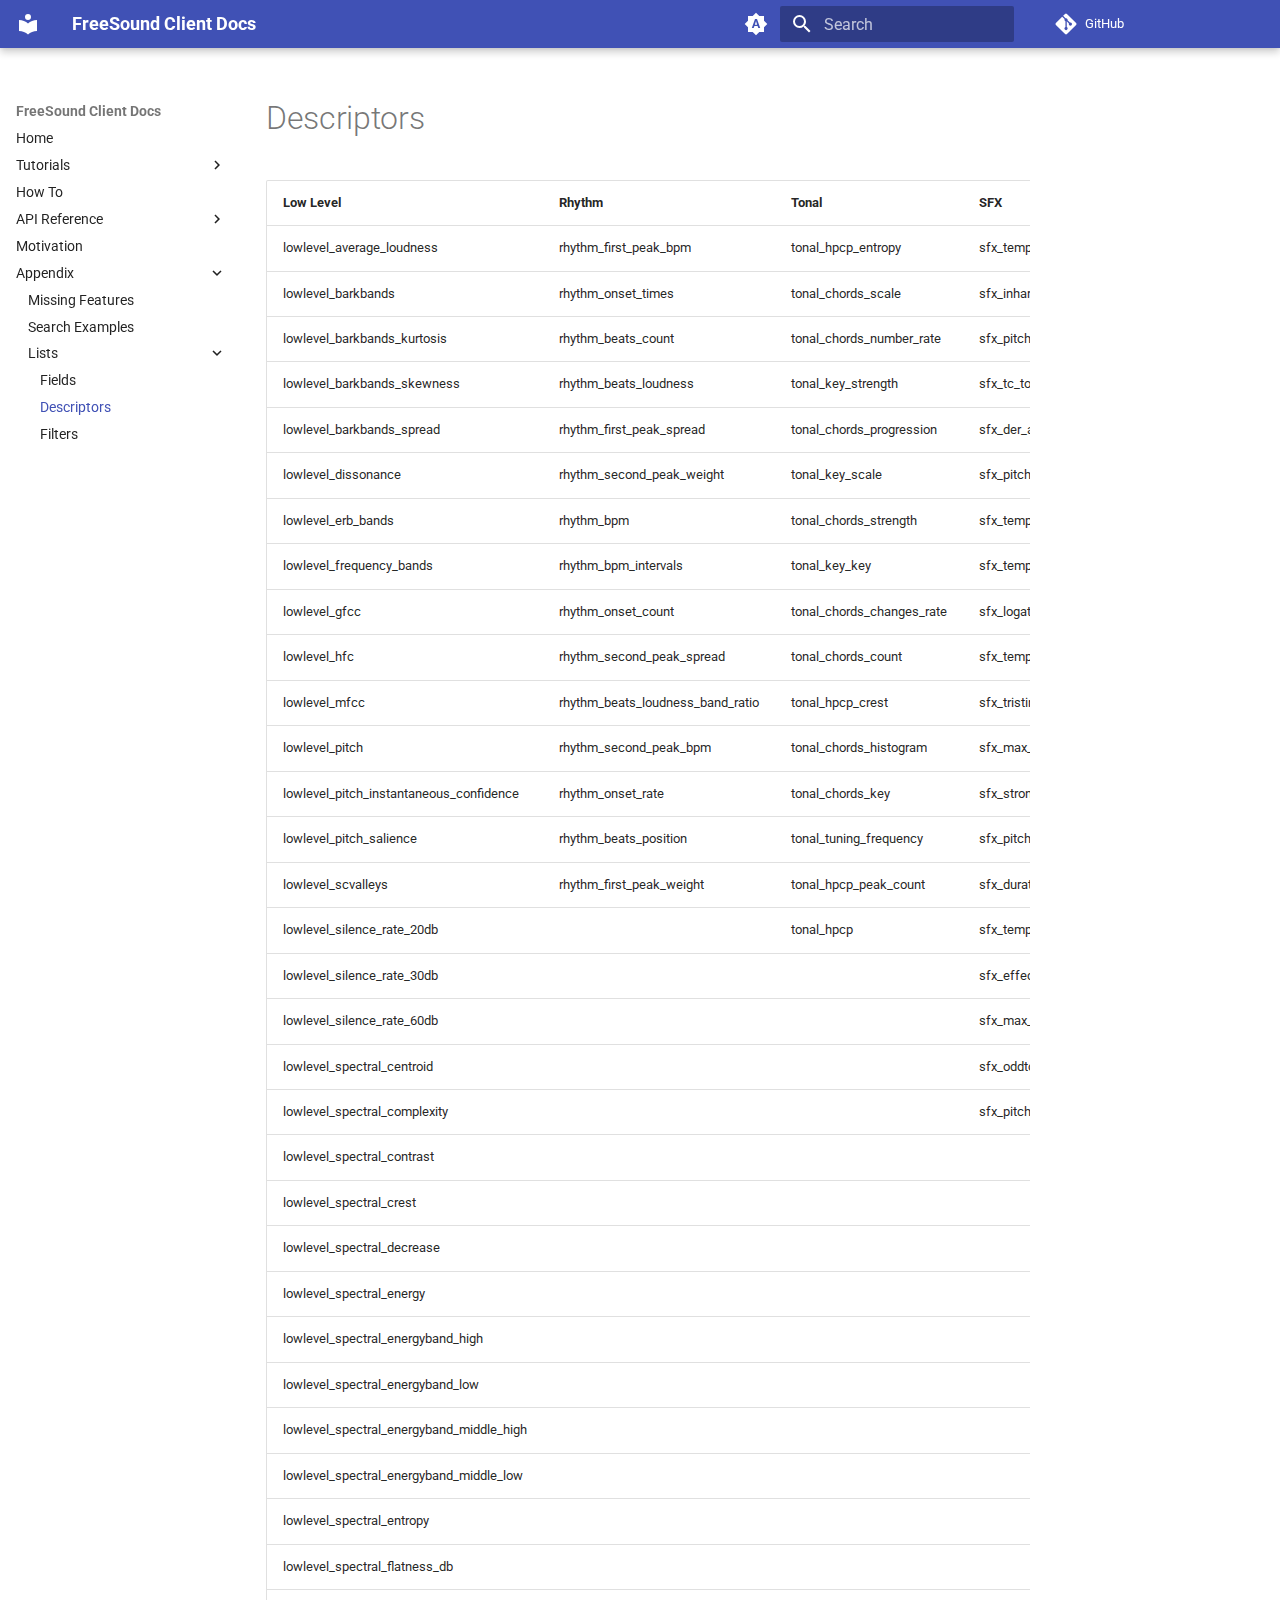
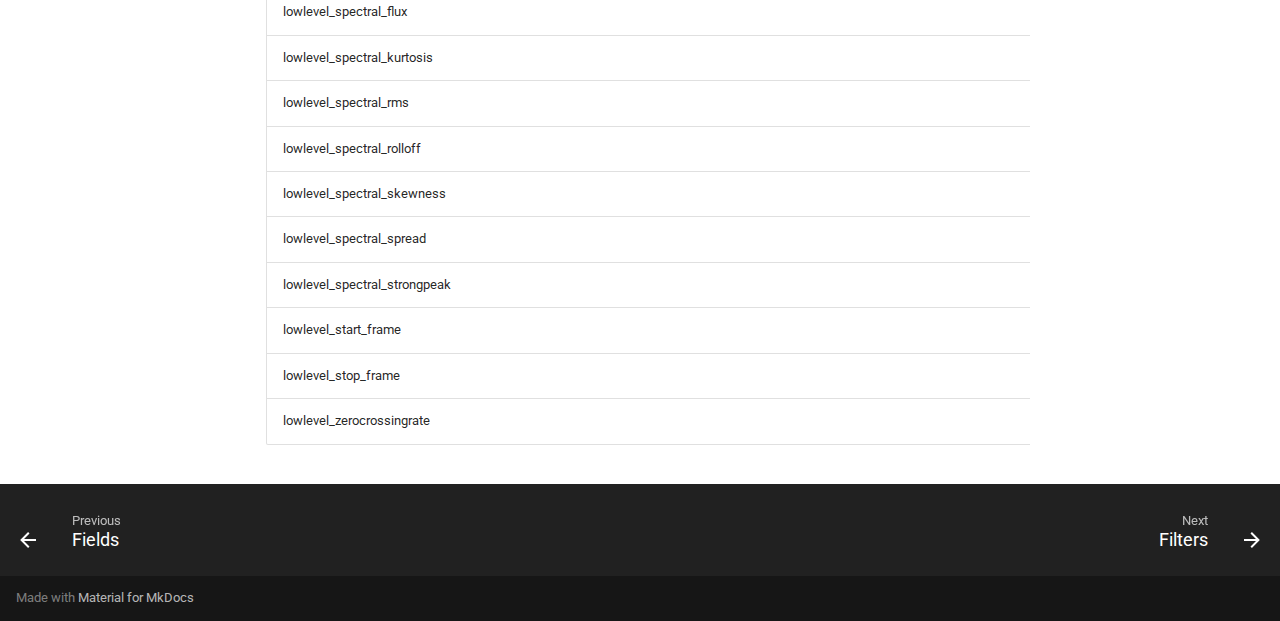
<file: appendix/descriptors-list/index.html>
<!doctype html>
<html lang="en" class="no-js">
  <head>
    
      <meta charset="utf-8">
      <meta name="viewport" content="width=device-width,initial-scale=1">
      
      
      
        <link rel="canonical" href="https://github.com/ddgg-el/freesound-client/appendix/descriptors-list/">
      
      
        <link rel="prev" href="../fields-list/">
      
      
        <link rel="next" href="../filters-list/">
      
      
      <link rel="icon" href="../../assets/images/favicon.png">
      <meta name="generator" content="mkdocs-1.5.3, mkdocs-material-9.5.10">
    
    
      
        <title>Descriptors - FreeSound Client Docs</title>
      
    
    
      <link rel="stylesheet" href="../../assets/stylesheets/main.7e359304.min.css">
      
        
        <link rel="stylesheet" href="../../assets/stylesheets/palette.06af60db.min.css">
      
      


    
    
      
    
    
      
        
        
        <link rel="preconnect" href="https://fonts.gstatic.com" crossorigin>
        <link rel="stylesheet" href="https://fonts.googleapis.com/css?family=Roboto:300,300i,400,400i,700,700i%7CRoboto+Mono:400,400i,700,700i&display=fallback">
        <style>:root{--md-text-font:"Roboto";--md-code-font:"Roboto Mono"}</style>
      
    
    
      <link rel="stylesheet" href="../../assets/_mkdocstrings.css">
    
      <link rel="stylesheet" href="../../stylesheets/extra.css">
    
    <script>__md_scope=new URL("../..",location),__md_hash=e=>[...e].reduce((e,_)=>(e<<5)-e+_.charCodeAt(0),0),__md_get=(e,_=localStorage,t=__md_scope)=>JSON.parse(_.getItem(t.pathname+"."+e)),__md_set=(e,_,t=localStorage,a=__md_scope)=>{try{t.setItem(a.pathname+"."+e,JSON.stringify(_))}catch(e){}}</script>
    
      

    
    
    
   <link href="../../assets/stylesheets/glightbox.min.css" rel="stylesheet"/><style>
    html.glightbox-open { overflow: initial; height: 100%; }
    .gslide-title { margin-top: 0px; user-select: text; }
    .gslide-desc { color: #666; user-select: text; }
    .gslide-image img { background: white; }
    .gscrollbar-fixer { padding-right: 15px; }
    .gdesc-inner { font-size: 0.75rem; }
    body[data-md-color-scheme="slate"] .gdesc-inner { background: var(--md-default-bg-color);}
    body[data-md-color-scheme="slate"] .gslide-title { color: var(--md-default-fg-color);}
    body[data-md-color-scheme="slate"] .gslide-desc { color: var(--md-default-fg-color);}</style> <script src="../../assets/javascripts/glightbox.min.js"></script></head>
  
  
    
    
      
    
    
    
    
    <body dir="ltr" data-md-color-scheme="default" data-md-color-primary="indigo" data-md-color-accent="indigo">
  
    
    <input class="md-toggle" data-md-toggle="drawer" type="checkbox" id="__drawer" autocomplete="off">
    <input class="md-toggle" data-md-toggle="search" type="checkbox" id="__search" autocomplete="off">
    <label class="md-overlay" for="__drawer"></label>
    <div data-md-component="skip">
      
    </div>
    <div data-md-component="announce">
      
    </div>
    
    
      

  

<header class="md-header md-header--shadow" data-md-component="header">
  <nav class="md-header__inner md-grid" aria-label="Header">
    <a href="../.." title="FreeSound Client Docs" class="md-header__button md-logo" aria-label="FreeSound Client Docs" data-md-component="logo">
      
  
  <svg xmlns="http://www.w3.org/2000/svg" viewBox="0 0 24 24"><path d="M12 8a3 3 0 0 0 3-3 3 3 0 0 0-3-3 3 3 0 0 0-3 3 3 3 0 0 0 3 3m0 3.54C9.64 9.35 6.5 8 3 8v11c3.5 0 6.64 1.35 9 3.54 2.36-2.19 5.5-3.54 9-3.54V8c-3.5 0-6.64 1.35-9 3.54Z"/></svg>

    </a>
    <label class="md-header__button md-icon" for="__drawer">
      
      <svg xmlns="http://www.w3.org/2000/svg" viewBox="0 0 24 24"><path d="M3 6h18v2H3V6m0 5h18v2H3v-2m0 5h18v2H3v-2Z"/></svg>
    </label>
    <div class="md-header__title" data-md-component="header-title">
      <div class="md-header__ellipsis">
        <div class="md-header__topic">
          <span class="md-ellipsis">
            FreeSound Client Docs
          </span>
        </div>
        <div class="md-header__topic" data-md-component="header-topic">
          <span class="md-ellipsis">
            
              Descriptors
            
          </span>
        </div>
      </div>
    </div>
    
      
        <form class="md-header__option" data-md-component="palette">
  
    
    
    
    <input class="md-option" data-md-color-media="(prefers-color-scheme)" data-md-color-scheme="default" data-md-color-primary="indigo" data-md-color-accent="indigo"  aria-label="Switch to light mode"  type="radio" name="__palette" id="__palette_0">
    
      <label class="md-header__button md-icon" title="Switch to light mode" for="__palette_1" hidden>
        <svg xmlns="http://www.w3.org/2000/svg" viewBox="0 0 24 24"><path d="m14.3 16-.7-2h-3.2l-.7 2H7.8L11 7h2l3.2 9h-1.9M20 8.69V4h-4.69L12 .69 8.69 4H4v4.69L.69 12 4 15.31V20h4.69L12 23.31 15.31 20H20v-4.69L23.31 12 20 8.69m-9.15 3.96h2.3L12 9l-1.15 3.65Z"/></svg>
      </label>
    
  
    
    
    
    <input class="md-option" data-md-color-media="(prefers-color-scheme: light)" data-md-color-scheme="default" data-md-color-primary="indigo" data-md-color-accent="indigo"  aria-label="Switch to dark mode"  type="radio" name="__palette" id="__palette_1">
    
      <label class="md-header__button md-icon" title="Switch to dark mode" for="__palette_2" hidden>
        <svg xmlns="http://www.w3.org/2000/svg" viewBox="0 0 24 24"><path d="M12 2a7 7 0 0 0-7 7c0 2.38 1.19 4.47 3 5.74V17a1 1 0 0 0 1 1h6a1 1 0 0 0 1-1v-2.26c1.81-1.27 3-3.36 3-5.74a7 7 0 0 0-7-7M9 21a1 1 0 0 0 1 1h4a1 1 0 0 0 1-1v-1H9v1Z"/></svg>
      </label>
    
  
    
    
    
    <input class="md-option" data-md-color-media="(prefers-color-scheme: light)" data-md-color-scheme="slate" data-md-color-primary="indigo" data-md-color-accent="indigo"  aria-label="Switch to light mode"  type="radio" name="__palette" id="__palette_2">
    
      <label class="md-header__button md-icon" title="Switch to light mode" for="__palette_0" hidden>
        <svg xmlns="http://www.w3.org/2000/svg" viewBox="0 0 24 24"><path d="M12 2a7 7 0 0 1 7 7c0 2.38-1.19 4.47-3 5.74V17a1 1 0 0 1-1 1H9a1 1 0 0 1-1-1v-2.26C6.19 13.47 5 11.38 5 9a7 7 0 0 1 7-7M9 21v-1h6v1a1 1 0 0 1-1 1h-4a1 1 0 0 1-1-1m3-17a5 5 0 0 0-5 5c0 2.05 1.23 3.81 3 4.58V16h4v-2.42c1.77-.77 3-2.53 3-4.58a5 5 0 0 0-5-5Z"/></svg>
      </label>
    
  
</form>
      
    
    
      <script>var media,input,key,value,palette=__md_get("__palette");if(palette&&palette.color){"(prefers-color-scheme)"===palette.color.media&&(media=matchMedia("(prefers-color-scheme: light)"),input=document.querySelector(media.matches?"[data-md-color-media='(prefers-color-scheme: light)']":"[data-md-color-media='(prefers-color-scheme: dark)']"),palette.color.media=input.getAttribute("data-md-color-media"),palette.color.scheme=input.getAttribute("data-md-color-scheme"),palette.color.primary=input.getAttribute("data-md-color-primary"),palette.color.accent=input.getAttribute("data-md-color-accent"));for([key,value]of Object.entries(palette.color))document.body.setAttribute("data-md-color-"+key,value)}</script>
    
    
    
      <label class="md-header__button md-icon" for="__search">
        
        <svg xmlns="http://www.w3.org/2000/svg" viewBox="0 0 24 24"><path d="M9.5 3A6.5 6.5 0 0 1 16 9.5c0 1.61-.59 3.09-1.56 4.23l.27.27h.79l5 5-1.5 1.5-5-5v-.79l-.27-.27A6.516 6.516 0 0 1 9.5 16 6.5 6.5 0 0 1 3 9.5 6.5 6.5 0 0 1 9.5 3m0 2C7 5 5 7 5 9.5S7 14 9.5 14 14 12 14 9.5 12 5 9.5 5Z"/></svg>
      </label>
      <div class="md-search" data-md-component="search" role="dialog">
  <label class="md-search__overlay" for="__search"></label>
  <div class="md-search__inner" role="search">
    <form class="md-search__form" name="search">
      <input type="text" class="md-search__input" name="query" aria-label="Search" placeholder="Search" autocapitalize="off" autocorrect="off" autocomplete="off" spellcheck="false" data-md-component="search-query" required>
      <label class="md-search__icon md-icon" for="__search">
        
        <svg xmlns="http://www.w3.org/2000/svg" viewBox="0 0 24 24"><path d="M9.5 3A6.5 6.5 0 0 1 16 9.5c0 1.61-.59 3.09-1.56 4.23l.27.27h.79l5 5-1.5 1.5-5-5v-.79l-.27-.27A6.516 6.516 0 0 1 9.5 16 6.5 6.5 0 0 1 3 9.5 6.5 6.5 0 0 1 9.5 3m0 2C7 5 5 7 5 9.5S7 14 9.5 14 14 12 14 9.5 12 5 9.5 5Z"/></svg>
        
        <svg xmlns="http://www.w3.org/2000/svg" viewBox="0 0 24 24"><path d="M20 11v2H8l5.5 5.5-1.42 1.42L4.16 12l7.92-7.92L13.5 5.5 8 11h12Z"/></svg>
      </label>
      <nav class="md-search__options" aria-label="Search">
        
        <button type="reset" class="md-search__icon md-icon" title="Clear" aria-label="Clear" tabindex="-1">
          
          <svg xmlns="http://www.w3.org/2000/svg" viewBox="0 0 24 24"><path d="M19 6.41 17.59 5 12 10.59 6.41 5 5 6.41 10.59 12 5 17.59 6.41 19 12 13.41 17.59 19 19 17.59 13.41 12 19 6.41Z"/></svg>
        </button>
      </nav>
      
        <div class="md-search__suggest" data-md-component="search-suggest"></div>
      
    </form>
    <div class="md-search__output">
      <div class="md-search__scrollwrap" data-md-scrollfix>
        <div class="md-search-result" data-md-component="search-result">
          <div class="md-search-result__meta">
            Initializing search
          </div>
          <ol class="md-search-result__list" role="presentation"></ol>
        </div>
      </div>
    </div>
  </div>
</div>
    
    
      <div class="md-header__source">
        <a href="https://github.com/ddgg-el/freesound-client" title="Go to repository" class="md-source" data-md-component="source">
  <div class="md-source__icon md-icon">
    
    <svg xmlns="http://www.w3.org/2000/svg" viewBox="0 0 448 512"><!--! Font Awesome Free 6.5.1 by @fontawesome - https://fontawesome.com License - https://fontawesome.com/license/free (Icons: CC BY 4.0, Fonts: SIL OFL 1.1, Code: MIT License) Copyright 2023 Fonticons, Inc.--><path d="M439.55 236.05 244 40.45a28.87 28.87 0 0 0-40.81 0l-40.66 40.63 51.52 51.52c27.06-9.14 52.68 16.77 43.39 43.68l49.66 49.66c34.23-11.8 61.18 31 35.47 56.69-26.49 26.49-70.21-2.87-56-37.34L240.22 199v121.85c25.3 12.54 22.26 41.85 9.08 55a34.34 34.34 0 0 1-48.55 0c-17.57-17.6-11.07-46.91 11.25-56v-123c-20.8-8.51-24.6-30.74-18.64-45L142.57 101 8.45 235.14a28.86 28.86 0 0 0 0 40.81l195.61 195.6a28.86 28.86 0 0 0 40.8 0l194.69-194.69a28.86 28.86 0 0 0 0-40.81z"/></svg>
  </div>
  <div class="md-source__repository">
    GitHub
  </div>
</a>
      </div>
    
  </nav>
  
</header>
    
    <div class="md-container" data-md-component="container">
      
      
        
          
        
      
      <main class="md-main" data-md-component="main">
        <div class="md-main__inner md-grid">
          
            
              
              <div class="md-sidebar md-sidebar--primary" data-md-component="sidebar" data-md-type="navigation" >
                <div class="md-sidebar__scrollwrap">
                  <div class="md-sidebar__inner">
                    



<nav class="md-nav md-nav--primary" aria-label="Navigation" data-md-level="0">
  <label class="md-nav__title" for="__drawer">
    <a href="../.." title="FreeSound Client Docs" class="md-nav__button md-logo" aria-label="FreeSound Client Docs" data-md-component="logo">
      
  
  <svg xmlns="http://www.w3.org/2000/svg" viewBox="0 0 24 24"><path d="M12 8a3 3 0 0 0 3-3 3 3 0 0 0-3-3 3 3 0 0 0-3 3 3 3 0 0 0 3 3m0 3.54C9.64 9.35 6.5 8 3 8v11c3.5 0 6.64 1.35 9 3.54 2.36-2.19 5.5-3.54 9-3.54V8c-3.5 0-6.64 1.35-9 3.54Z"/></svg>

    </a>
    FreeSound Client Docs
  </label>
  
    <div class="md-nav__source">
      <a href="https://github.com/ddgg-el/freesound-client" title="Go to repository" class="md-source" data-md-component="source">
  <div class="md-source__icon md-icon">
    
    <svg xmlns="http://www.w3.org/2000/svg" viewBox="0 0 448 512"><!--! Font Awesome Free 6.5.1 by @fontawesome - https://fontawesome.com License - https://fontawesome.com/license/free (Icons: CC BY 4.0, Fonts: SIL OFL 1.1, Code: MIT License) Copyright 2023 Fonticons, Inc.--><path d="M439.55 236.05 244 40.45a28.87 28.87 0 0 0-40.81 0l-40.66 40.63 51.52 51.52c27.06-9.14 52.68 16.77 43.39 43.68l49.66 49.66c34.23-11.8 61.18 31 35.47 56.69-26.49 26.49-70.21-2.87-56-37.34L240.22 199v121.85c25.3 12.54 22.26 41.85 9.08 55a34.34 34.34 0 0 1-48.55 0c-17.57-17.6-11.07-46.91 11.25-56v-123c-20.8-8.51-24.6-30.74-18.64-45L142.57 101 8.45 235.14a28.86 28.86 0 0 0 0 40.81l195.61 195.6a28.86 28.86 0 0 0 40.8 0l194.69-194.69a28.86 28.86 0 0 0 0-40.81z"/></svg>
  </div>
  <div class="md-source__repository">
    GitHub
  </div>
</a>
    </div>
  
  <ul class="md-nav__list" data-md-scrollfix>
    
      
      
  
  
  
  
    <li class="md-nav__item">
      <a href="../.." class="md-nav__link">
        
  
  <span class="md-ellipsis">
    Home
  </span>
  

      </a>
    </li>
  

    
      
      
  
  
  
  
    
    
    
    
    <li class="md-nav__item md-nav__item--nested">
      
        
        
        <input class="md-nav__toggle md-toggle " type="checkbox" id="__nav_2" >
        
          
          <label class="md-nav__link" for="__nav_2" id="__nav_2_label" tabindex="0">
            
  
  <span class="md-ellipsis">
    Tutorials
  </span>
  

            <span class="md-nav__icon md-icon"></span>
          </label>
        
        <nav class="md-nav" data-md-level="1" aria-labelledby="__nav_2_label" aria-expanded="false">
          <label class="md-nav__title" for="__nav_2">
            <span class="md-nav__icon md-icon"></span>
            Tutorials
          </label>
          <ul class="md-nav__list" data-md-scrollfix>
            
              
                
  
  
  
  
    <li class="md-nav__item">
      <a href="../../tutorials/tutorial-basics/" class="md-nav__link">
        
  
  <span class="md-ellipsis">
    Getting started
  </span>
  

      </a>
    </li>
  

              
            
              
                
  
  
  
  
    <li class="md-nav__item">
      <a href="../../tutorials/tutorial-freesound/" class="md-nav__link">
        
  
  <span class="md-ellipsis">
    How does the Freesound API works
  </span>
  

      </a>
    </li>
  

              
            
          </ul>
        </nav>
      
    </li>
  

    
      
      
  
  
  
  
    <li class="md-nav__item">
      <a href="../../how-to-guide/" class="md-nav__link">
        
  
  <span class="md-ellipsis">
    How To
  </span>
  

      </a>
    </li>
  

    
      
      
  
  
  
  
    
    
    
    
    <li class="md-nav__item md-nav__item--nested">
      
        
        
        <input class="md-nav__toggle md-toggle " type="checkbox" id="__nav_4" >
        
          
          <label class="md-nav__link" for="__nav_4" id="__nav_4_label" tabindex="0">
            
  
  <span class="md-ellipsis">
    API Reference
  </span>
  

            <span class="md-nav__icon md-icon"></span>
          </label>
        
        <nav class="md-nav" data-md-level="1" aria-labelledby="__nav_4_label" aria-expanded="false">
          <label class="md-nav__title" for="__nav_4">
            <span class="md-nav__icon md-icon"></span>
            API Reference
          </label>
          <ul class="md-nav__list" data-md-scrollfix>
            
              
                
  
  
  
  
    <li class="md-nav__item">
      <a href="../../api/api-reference/" class="md-nav__link">
        
  
  <span class="md-ellipsis">
    Overview
  </span>
  

      </a>
    </li>
  

              
            
              
                
  
  
  
  
    <li class="md-nav__item">
      <a href="../../api/api-client/" class="md-nav__link">
        
  
  <span class="md-ellipsis">
    FreeSoundClient
  </span>
  

      </a>
    </li>
  

              
            
              
                
  
  
  
  
    <li class="md-nav__item">
      <a href="../../api/api-utilities/" class="md-nav__link">
        
  
  <span class="md-ellipsis">
    Utilities
  </span>
  

      </a>
    </li>
  

              
            
              
                
  
  
  
  
    <li class="md-nav__item">
      <a href="../../api/api-fs-api/" class="md-nav__link">
        
  
  <span class="md-ellipsis">
    freesound-api
  </span>
  

      </a>
    </li>
  

              
            
          </ul>
        </nav>
      
    </li>
  

    
      
      
  
  
  
  
    <li class="md-nav__item">
      <a href="../../motivation/" class="md-nav__link">
        
  
  <span class="md-ellipsis">
    Motivation
  </span>
  

      </a>
    </li>
  

    
      
      
  
  
    
  
  
  
    
    
    
    
    <li class="md-nav__item md-nav__item--active md-nav__item--nested">
      
        
        
        <input class="md-nav__toggle md-toggle " type="checkbox" id="__nav_6" checked>
        
          
          <label class="md-nav__link" for="__nav_6" id="__nav_6_label" tabindex="0">
            
  
  <span class="md-ellipsis">
    Appendix
  </span>
  

            <span class="md-nav__icon md-icon"></span>
          </label>
        
        <nav class="md-nav" data-md-level="1" aria-labelledby="__nav_6_label" aria-expanded="true">
          <label class="md-nav__title" for="__nav_6">
            <span class="md-nav__icon md-icon"></span>
            Appendix
          </label>
          <ul class="md-nav__list" data-md-scrollfix>
            
              
                
  
  
  
  
    <li class="md-nav__item">
      <a href="../missing-features/" class="md-nav__link">
        
  
  <span class="md-ellipsis">
    Missing Features
  </span>
  

      </a>
    </li>
  

              
            
              
                
  
  
  
  
    <li class="md-nav__item">
      <a href="../query-examples/" class="md-nav__link">
        
  
  <span class="md-ellipsis">
    Search Examples
  </span>
  

      </a>
    </li>
  

              
            
              
                
  
  
    
  
  
  
    
    
    
    
    <li class="md-nav__item md-nav__item--active md-nav__item--nested">
      
        
        
        <input class="md-nav__toggle md-toggle " type="checkbox" id="__nav_6_3" checked>
        
          
          <label class="md-nav__link" for="__nav_6_3" id="__nav_6_3_label" tabindex="0">
            
  
  <span class="md-ellipsis">
    Lists
  </span>
  

            <span class="md-nav__icon md-icon"></span>
          </label>
        
        <nav class="md-nav" data-md-level="2" aria-labelledby="__nav_6_3_label" aria-expanded="true">
          <label class="md-nav__title" for="__nav_6_3">
            <span class="md-nav__icon md-icon"></span>
            Lists
          </label>
          <ul class="md-nav__list" data-md-scrollfix>
            
              
                
  
  
  
  
    <li class="md-nav__item">
      <a href="../fields-list/" class="md-nav__link">
        
  
  <span class="md-ellipsis">
    Fields
  </span>
  

      </a>
    </li>
  

              
            
              
                
  
  
    
  
  
  
    <li class="md-nav__item md-nav__item--active">
      
      <input class="md-nav__toggle md-toggle" type="checkbox" id="__toc">
      
      
      
      <a href="./" class="md-nav__link md-nav__link--active">
        
  
  <span class="md-ellipsis">
    Descriptors
  </span>
  

      </a>
      
    </li>
  

              
            
              
                
  
  
  
  
    <li class="md-nav__item">
      <a href="../filters-list/" class="md-nav__link">
        
  
  <span class="md-ellipsis">
    Filters
  </span>
  

      </a>
    </li>
  

              
            
          </ul>
        </nav>
      
    </li>
  

              
            
          </ul>
        </nav>
      
    </li>
  

    
  </ul>
</nav>
                  </div>
                </div>
              </div>
            
            
              
              <div class="md-sidebar md-sidebar--secondary" data-md-component="sidebar" data-md-type="toc" >
                <div class="md-sidebar__scrollwrap">
                  <div class="md-sidebar__inner">
                    

<nav class="md-nav md-nav--secondary" aria-label="Table of contents">
  
  
  
  
</nav>
                  </div>
                </div>
              </div>
            
          
          
            <div class="md-content" data-md-component="content">
              <article class="md-content__inner md-typeset">
                
                  

  
  


  <h1>Descriptors</h1>

<table>
<thead>
<tr>
<th>Low Level</th>
<th>Rhythm</th>
<th>Tonal</th>
<th>SFX</th>
</tr>
</thead>
<tbody>
<tr>
<td>lowlevel_average_loudness</td>
<td>rhythm_first_peak_bpm</td>
<td>tonal_hpcp_entropy</td>
<td>sfx_temporal_decrease</td>
</tr>
<tr>
<td>lowlevel_barkbands</td>
<td>rhythm_onset_times</td>
<td>tonal_chords_scale</td>
<td>sfx_inharmonicity</td>
</tr>
<tr>
<td>lowlevel_barkbands_kurtosis</td>
<td>rhythm_beats_count</td>
<td>tonal_chords_number_rate</td>
<td>sfx_pitch_min_to_total</td>
</tr>
<tr>
<td>lowlevel_barkbands_skewness</td>
<td>rhythm_beats_loudness</td>
<td>tonal_key_strength</td>
<td>sfx_tc_to_total</td>
</tr>
<tr>
<td>lowlevel_barkbands_spread</td>
<td>rhythm_first_peak_spread</td>
<td>tonal_chords_progression</td>
<td>sfx_der_av_after_max</td>
</tr>
<tr>
<td>lowlevel_dissonance</td>
<td>rhythm_second_peak_weight</td>
<td>tonal_key_scale</td>
<td>sfx_pitch_max_to_total</td>
</tr>
<tr>
<td>lowlevel_erb_bands</td>
<td>rhythm_bpm</td>
<td>tonal_chords_strength</td>
<td>sfx_temporal_spread</td>
</tr>
<tr>
<td>lowlevel_frequency_bands</td>
<td>rhythm_bpm_intervals</td>
<td>tonal_key_key</td>
<td>sfx_temporal_kurtosis</td>
</tr>
<tr>
<td>lowlevel_gfcc</td>
<td>rhythm_onset_count</td>
<td>tonal_chords_changes_rate</td>
<td>sfx_logattacktime</td>
</tr>
<tr>
<td>lowlevel_hfc</td>
<td>rhythm_second_peak_spread</td>
<td>tonal_chords_count</td>
<td>sfx_temporal_centroid</td>
</tr>
<tr>
<td>lowlevel_mfcc</td>
<td>rhythm_beats_loudness_band_ratio</td>
<td>tonal_hpcp_crest</td>
<td>sfx_tristimulus</td>
</tr>
<tr>
<td>lowlevel_pitch</td>
<td>rhythm_second_peak_bpm</td>
<td>tonal_chords_histogram</td>
<td>sfx_max_der_before_max</td>
</tr>
<tr>
<td>lowlevel_pitch_instantaneous_confidence</td>
<td>rhythm_onset_rate</td>
<td>tonal_chords_key</td>
<td>sfx_strongdecay</td>
</tr>
<tr>
<td>lowlevel_pitch_salience</td>
<td>rhythm_beats_position</td>
<td>tonal_tuning_frequency</td>
<td>sfx_pitch_centroid</td>
</tr>
<tr>
<td>lowlevel_scvalleys</td>
<td>rhythm_first_peak_weight</td>
<td>tonal_hpcp_peak_count</td>
<td>sfx_duration</td>
</tr>
<tr>
<td>lowlevel_silence_rate_20db</td>
<td></td>
<td>tonal_hpcp</td>
<td>sfx_temporal_skewness</td>
</tr>
<tr>
<td>lowlevel_silence_rate_30db</td>
<td></td>
<td></td>
<td>sfx_effective_duration</td>
</tr>
<tr>
<td>lowlevel_silence_rate_60db</td>
<td></td>
<td></td>
<td>sfx_max_to_total</td>
</tr>
<tr>
<td>lowlevel_spectral_centroid</td>
<td></td>
<td></td>
<td>sfx_oddtoevenharmonicenergyratio</td>
</tr>
<tr>
<td>lowlevel_spectral_complexity</td>
<td></td>
<td></td>
<td>sfx_pitch_after_max_to_before_max_energy_ratio</td>
</tr>
<tr>
<td>lowlevel_spectral_contrast</td>
<td></td>
<td></td>
<td></td>
</tr>
<tr>
<td>lowlevel_spectral_crest</td>
<td></td>
<td></td>
<td></td>
</tr>
<tr>
<td>lowlevel_spectral_decrease</td>
<td></td>
<td></td>
<td></td>
</tr>
<tr>
<td>lowlevel_spectral_energy</td>
<td></td>
<td></td>
<td></td>
</tr>
<tr>
<td>lowlevel_spectral_energyband_high</td>
<td></td>
<td></td>
<td></td>
</tr>
<tr>
<td>lowlevel_spectral_energyband_low</td>
<td></td>
<td></td>
<td></td>
</tr>
<tr>
<td>lowlevel_spectral_energyband_middle_high</td>
<td></td>
<td></td>
<td></td>
</tr>
<tr>
<td>lowlevel_spectral_energyband_middle_low</td>
<td></td>
<td></td>
<td></td>
</tr>
<tr>
<td>lowlevel_spectral_entropy</td>
<td></td>
<td></td>
<td></td>
</tr>
<tr>
<td>lowlevel_spectral_flatness_db</td>
<td></td>
<td></td>
<td></td>
</tr>
<tr>
<td>lowlevel_spectral_flux</td>
<td></td>
<td></td>
<td></td>
</tr>
<tr>
<td>lowlevel_spectral_kurtosis</td>
<td></td>
<td></td>
<td></td>
</tr>
<tr>
<td>lowlevel_spectral_rms</td>
<td></td>
<td></td>
<td></td>
</tr>
<tr>
<td>lowlevel_spectral_rolloff</td>
<td></td>
<td></td>
<td></td>
</tr>
<tr>
<td>lowlevel_spectral_skewness</td>
<td></td>
<td></td>
<td></td>
</tr>
<tr>
<td>lowlevel_spectral_spread</td>
<td></td>
<td></td>
<td></td>
</tr>
<tr>
<td>lowlevel_spectral_strongpeak</td>
<td></td>
<td></td>
<td></td>
</tr>
<tr>
<td>lowlevel_start_frame</td>
<td></td>
<td></td>
<td></td>
</tr>
<tr>
<td>lowlevel_stop_frame</td>
<td></td>
<td></td>
<td></td>
</tr>
<tr>
<td>lowlevel_zerocrossingrate</td>
<td></td>
<td></td>
<td></td>
</tr>
</tbody>
</table>












                
              </article>
            </div>
          
          
<script>var target=document.getElementById(location.hash.slice(1));target&&target.name&&(target.checked=target.name.startsWith("__tabbed_"))</script>
        </div>
        
      </main>
      
        <footer class="md-footer">
  
    
      
      <nav class="md-footer__inner md-grid" aria-label="Footer" >
        
          
          <a href="../fields-list/" class="md-footer__link md-footer__link--prev" aria-label="Previous: Fields">
            <div class="md-footer__button md-icon">
              
              <svg xmlns="http://www.w3.org/2000/svg" viewBox="0 0 24 24"><path d="M20 11v2H8l5.5 5.5-1.42 1.42L4.16 12l7.92-7.92L13.5 5.5 8 11h12Z"/></svg>
            </div>
            <div class="md-footer__title">
              <span class="md-footer__direction">
                Previous
              </span>
              <div class="md-ellipsis">
                Fields
              </div>
            </div>
          </a>
        
        
          
          <a href="../filters-list/" class="md-footer__link md-footer__link--next" aria-label="Next: Filters">
            <div class="md-footer__title">
              <span class="md-footer__direction">
                Next
              </span>
              <div class="md-ellipsis">
                Filters
              </div>
            </div>
            <div class="md-footer__button md-icon">
              
              <svg xmlns="http://www.w3.org/2000/svg" viewBox="0 0 24 24"><path d="M4 11v2h12l-5.5 5.5 1.42 1.42L19.84 12l-7.92-7.92L10.5 5.5 16 11H4Z"/></svg>
            </div>
          </a>
        
      </nav>
    
  
  <div class="md-footer-meta md-typeset">
    <div class="md-footer-meta__inner md-grid">
      <div class="md-copyright">
  
  
    Made with
    <a href="https://squidfunk.github.io/mkdocs-material/" target="_blank" rel="noopener">
      Material for MkDocs
    </a>
  
</div>
      
    </div>
  </div>
</footer>
      
    </div>
    <div class="md-dialog" data-md-component="dialog">
      <div class="md-dialog__inner md-typeset"></div>
    </div>
    
    
    <script id="__config" type="application/json">{"base": "../..", "features": ["search.suggest", "navigation.footer", "content.code.copy", "content.code.select"], "search": "../../assets/javascripts/workers/search.b8dbb3d2.min.js", "translations": {"clipboard.copied": "Copied to clipboard", "clipboard.copy": "Copy to clipboard", "search.result.more.one": "1 more on this page", "search.result.more.other": "# more on this page", "search.result.none": "No matching documents", "search.result.one": "1 matching document", "search.result.other": "# matching documents", "search.result.placeholder": "Type to start searching", "search.result.term.missing": "Missing", "select.version": "Select version"}}</script>
    
    
      <script src="../../assets/javascripts/bundle.8fd75fb4.min.js"></script>
      
    
  <script>document$.subscribe(() => {const lightbox = GLightbox({"touchNavigation": true, "loop": false, "zoomable": true, "draggable": true, "openEffect": "zoom", "closeEffect": "zoom", "slideEffect": "slide"});})</script></body>
</html>
</file>
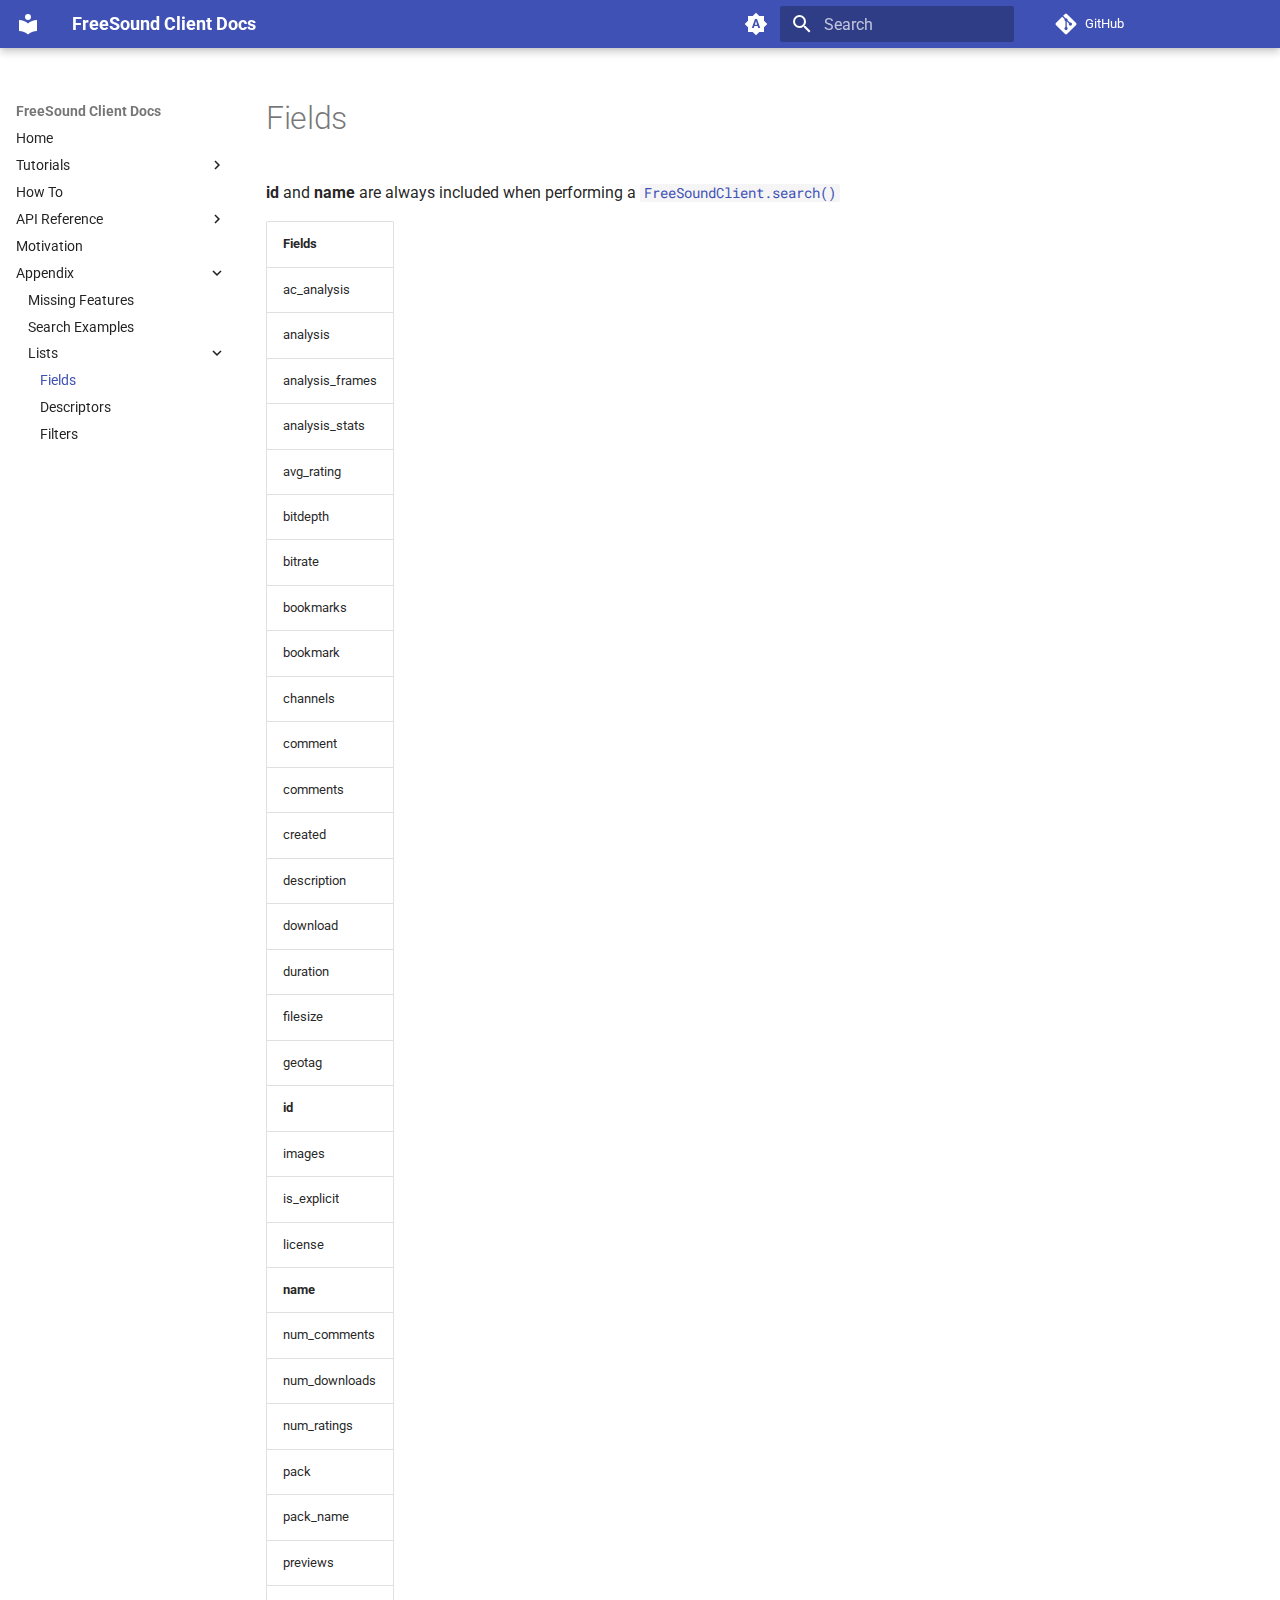
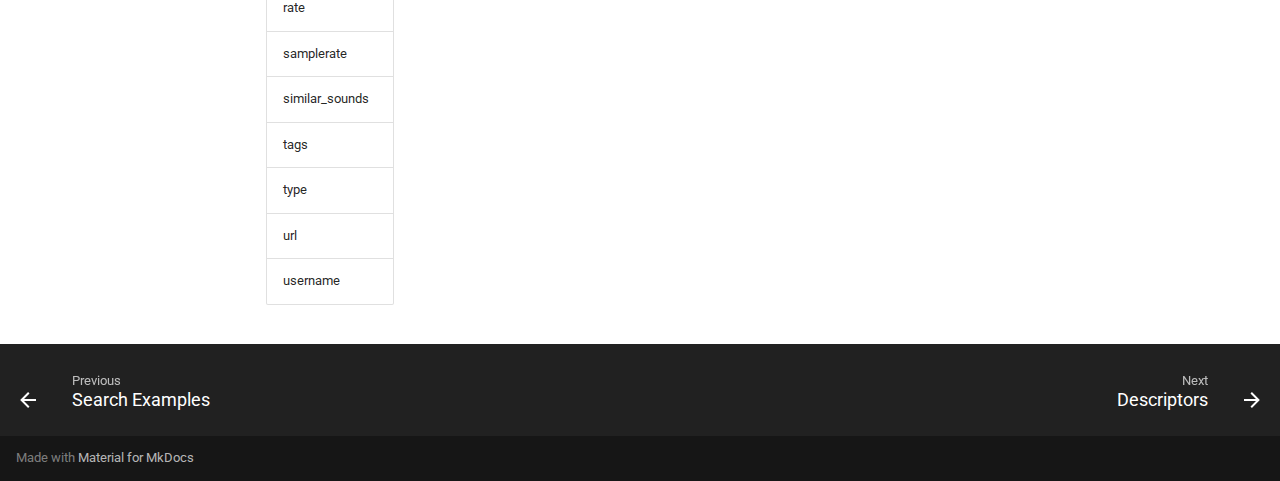
<file: appendix/fields-list/index.html>
<!doctype html>
<html lang="en" class="no-js">
  <head>
    
      <meta charset="utf-8">
      <meta name="viewport" content="width=device-width,initial-scale=1">
      
      
      
        <link rel="canonical" href="https://github.com/ddgg-el/freesound-client/appendix/fields-list/">
      
      
        <link rel="prev" href="../query-examples/">
      
      
        <link rel="next" href="../descriptors-list/">
      
      
      <link rel="icon" href="../../assets/images/favicon.png">
      <meta name="generator" content="mkdocs-1.5.3, mkdocs-material-9.5.10">
    
    
      
        <title>Fields - FreeSound Client Docs</title>
      
    
    
      <link rel="stylesheet" href="../../assets/stylesheets/main.7e359304.min.css">
      
        
        <link rel="stylesheet" href="../../assets/stylesheets/palette.06af60db.min.css">
      
      


    
    
      
    
    
      
        
        
        <link rel="preconnect" href="https://fonts.gstatic.com" crossorigin>
        <link rel="stylesheet" href="https://fonts.googleapis.com/css?family=Roboto:300,300i,400,400i,700,700i%7CRoboto+Mono:400,400i,700,700i&display=fallback">
        <style>:root{--md-text-font:"Roboto";--md-code-font:"Roboto Mono"}</style>
      
    
    
      <link rel="stylesheet" href="../../assets/_mkdocstrings.css">
    
      <link rel="stylesheet" href="../../stylesheets/extra.css">
    
    <script>__md_scope=new URL("../..",location),__md_hash=e=>[...e].reduce((e,_)=>(e<<5)-e+_.charCodeAt(0),0),__md_get=(e,_=localStorage,t=__md_scope)=>JSON.parse(_.getItem(t.pathname+"."+e)),__md_set=(e,_,t=localStorage,a=__md_scope)=>{try{t.setItem(a.pathname+"."+e,JSON.stringify(_))}catch(e){}}</script>
    
      

    
    
    
   <link href="../../assets/stylesheets/glightbox.min.css" rel="stylesheet"/><style>
    html.glightbox-open { overflow: initial; height: 100%; }
    .gslide-title { margin-top: 0px; user-select: text; }
    .gslide-desc { color: #666; user-select: text; }
    .gslide-image img { background: white; }
    .gscrollbar-fixer { padding-right: 15px; }
    .gdesc-inner { font-size: 0.75rem; }
    body[data-md-color-scheme="slate"] .gdesc-inner { background: var(--md-default-bg-color);}
    body[data-md-color-scheme="slate"] .gslide-title { color: var(--md-default-fg-color);}
    body[data-md-color-scheme="slate"] .gslide-desc { color: var(--md-default-fg-color);}</style> <script src="../../assets/javascripts/glightbox.min.js"></script></head>
  
  
    
    
      
    
    
    
    
    <body dir="ltr" data-md-color-scheme="default" data-md-color-primary="indigo" data-md-color-accent="indigo">
  
    
    <input class="md-toggle" data-md-toggle="drawer" type="checkbox" id="__drawer" autocomplete="off">
    <input class="md-toggle" data-md-toggle="search" type="checkbox" id="__search" autocomplete="off">
    <label class="md-overlay" for="__drawer"></label>
    <div data-md-component="skip">
      
    </div>
    <div data-md-component="announce">
      
    </div>
    
    
      

  

<header class="md-header md-header--shadow" data-md-component="header">
  <nav class="md-header__inner md-grid" aria-label="Header">
    <a href="../.." title="FreeSound Client Docs" class="md-header__button md-logo" aria-label="FreeSound Client Docs" data-md-component="logo">
      
  
  <svg xmlns="http://www.w3.org/2000/svg" viewBox="0 0 24 24"><path d="M12 8a3 3 0 0 0 3-3 3 3 0 0 0-3-3 3 3 0 0 0-3 3 3 3 0 0 0 3 3m0 3.54C9.64 9.35 6.5 8 3 8v11c3.5 0 6.64 1.35 9 3.54 2.36-2.19 5.5-3.54 9-3.54V8c-3.5 0-6.64 1.35-9 3.54Z"/></svg>

    </a>
    <label class="md-header__button md-icon" for="__drawer">
      
      <svg xmlns="http://www.w3.org/2000/svg" viewBox="0 0 24 24"><path d="M3 6h18v2H3V6m0 5h18v2H3v-2m0 5h18v2H3v-2Z"/></svg>
    </label>
    <div class="md-header__title" data-md-component="header-title">
      <div class="md-header__ellipsis">
        <div class="md-header__topic">
          <span class="md-ellipsis">
            FreeSound Client Docs
          </span>
        </div>
        <div class="md-header__topic" data-md-component="header-topic">
          <span class="md-ellipsis">
            
              Fields
            
          </span>
        </div>
      </div>
    </div>
    
      
        <form class="md-header__option" data-md-component="palette">
  
    
    
    
    <input class="md-option" data-md-color-media="(prefers-color-scheme)" data-md-color-scheme="default" data-md-color-primary="indigo" data-md-color-accent="indigo"  aria-label="Switch to light mode"  type="radio" name="__palette" id="__palette_0">
    
      <label class="md-header__button md-icon" title="Switch to light mode" for="__palette_1" hidden>
        <svg xmlns="http://www.w3.org/2000/svg" viewBox="0 0 24 24"><path d="m14.3 16-.7-2h-3.2l-.7 2H7.8L11 7h2l3.2 9h-1.9M20 8.69V4h-4.69L12 .69 8.69 4H4v4.69L.69 12 4 15.31V20h4.69L12 23.31 15.31 20H20v-4.69L23.31 12 20 8.69m-9.15 3.96h2.3L12 9l-1.15 3.65Z"/></svg>
      </label>
    
  
    
    
    
    <input class="md-option" data-md-color-media="(prefers-color-scheme: light)" data-md-color-scheme="default" data-md-color-primary="indigo" data-md-color-accent="indigo"  aria-label="Switch to dark mode"  type="radio" name="__palette" id="__palette_1">
    
      <label class="md-header__button md-icon" title="Switch to dark mode" for="__palette_2" hidden>
        <svg xmlns="http://www.w3.org/2000/svg" viewBox="0 0 24 24"><path d="M12 2a7 7 0 0 0-7 7c0 2.38 1.19 4.47 3 5.74V17a1 1 0 0 0 1 1h6a1 1 0 0 0 1-1v-2.26c1.81-1.27 3-3.36 3-5.74a7 7 0 0 0-7-7M9 21a1 1 0 0 0 1 1h4a1 1 0 0 0 1-1v-1H9v1Z"/></svg>
      </label>
    
  
    
    
    
    <input class="md-option" data-md-color-media="(prefers-color-scheme: light)" data-md-color-scheme="slate" data-md-color-primary="indigo" data-md-color-accent="indigo"  aria-label="Switch to light mode"  type="radio" name="__palette" id="__palette_2">
    
      <label class="md-header__button md-icon" title="Switch to light mode" for="__palette_0" hidden>
        <svg xmlns="http://www.w3.org/2000/svg" viewBox="0 0 24 24"><path d="M12 2a7 7 0 0 1 7 7c0 2.38-1.19 4.47-3 5.74V17a1 1 0 0 1-1 1H9a1 1 0 0 1-1-1v-2.26C6.19 13.47 5 11.38 5 9a7 7 0 0 1 7-7M9 21v-1h6v1a1 1 0 0 1-1 1h-4a1 1 0 0 1-1-1m3-17a5 5 0 0 0-5 5c0 2.05 1.23 3.81 3 4.58V16h4v-2.42c1.77-.77 3-2.53 3-4.58a5 5 0 0 0-5-5Z"/></svg>
      </label>
    
  
</form>
      
    
    
      <script>var media,input,key,value,palette=__md_get("__palette");if(palette&&palette.color){"(prefers-color-scheme)"===palette.color.media&&(media=matchMedia("(prefers-color-scheme: light)"),input=document.querySelector(media.matches?"[data-md-color-media='(prefers-color-scheme: light)']":"[data-md-color-media='(prefers-color-scheme: dark)']"),palette.color.media=input.getAttribute("data-md-color-media"),palette.color.scheme=input.getAttribute("data-md-color-scheme"),palette.color.primary=input.getAttribute("data-md-color-primary"),palette.color.accent=input.getAttribute("data-md-color-accent"));for([key,value]of Object.entries(palette.color))document.body.setAttribute("data-md-color-"+key,value)}</script>
    
    
    
      <label class="md-header__button md-icon" for="__search">
        
        <svg xmlns="http://www.w3.org/2000/svg" viewBox="0 0 24 24"><path d="M9.5 3A6.5 6.5 0 0 1 16 9.5c0 1.61-.59 3.09-1.56 4.23l.27.27h.79l5 5-1.5 1.5-5-5v-.79l-.27-.27A6.516 6.516 0 0 1 9.5 16 6.5 6.5 0 0 1 3 9.5 6.5 6.5 0 0 1 9.5 3m0 2C7 5 5 7 5 9.5S7 14 9.5 14 14 12 14 9.5 12 5 9.5 5Z"/></svg>
      </label>
      <div class="md-search" data-md-component="search" role="dialog">
  <label class="md-search__overlay" for="__search"></label>
  <div class="md-search__inner" role="search">
    <form class="md-search__form" name="search">
      <input type="text" class="md-search__input" name="query" aria-label="Search" placeholder="Search" autocapitalize="off" autocorrect="off" autocomplete="off" spellcheck="false" data-md-component="search-query" required>
      <label class="md-search__icon md-icon" for="__search">
        
        <svg xmlns="http://www.w3.org/2000/svg" viewBox="0 0 24 24"><path d="M9.5 3A6.5 6.5 0 0 1 16 9.5c0 1.61-.59 3.09-1.56 4.23l.27.27h.79l5 5-1.5 1.5-5-5v-.79l-.27-.27A6.516 6.516 0 0 1 9.5 16 6.5 6.5 0 0 1 3 9.5 6.5 6.5 0 0 1 9.5 3m0 2C7 5 5 7 5 9.5S7 14 9.5 14 14 12 14 9.5 12 5 9.5 5Z"/></svg>
        
        <svg xmlns="http://www.w3.org/2000/svg" viewBox="0 0 24 24"><path d="M20 11v2H8l5.5 5.5-1.42 1.42L4.16 12l7.92-7.92L13.5 5.5 8 11h12Z"/></svg>
      </label>
      <nav class="md-search__options" aria-label="Search">
        
        <button type="reset" class="md-search__icon md-icon" title="Clear" aria-label="Clear" tabindex="-1">
          
          <svg xmlns="http://www.w3.org/2000/svg" viewBox="0 0 24 24"><path d="M19 6.41 17.59 5 12 10.59 6.41 5 5 6.41 10.59 12 5 17.59 6.41 19 12 13.41 17.59 19 19 17.59 13.41 12 19 6.41Z"/></svg>
        </button>
      </nav>
      
        <div class="md-search__suggest" data-md-component="search-suggest"></div>
      
    </form>
    <div class="md-search__output">
      <div class="md-search__scrollwrap" data-md-scrollfix>
        <div class="md-search-result" data-md-component="search-result">
          <div class="md-search-result__meta">
            Initializing search
          </div>
          <ol class="md-search-result__list" role="presentation"></ol>
        </div>
      </div>
    </div>
  </div>
</div>
    
    
      <div class="md-header__source">
        <a href="https://github.com/ddgg-el/freesound-client" title="Go to repository" class="md-source" data-md-component="source">
  <div class="md-source__icon md-icon">
    
    <svg xmlns="http://www.w3.org/2000/svg" viewBox="0 0 448 512"><!--! Font Awesome Free 6.5.1 by @fontawesome - https://fontawesome.com License - https://fontawesome.com/license/free (Icons: CC BY 4.0, Fonts: SIL OFL 1.1, Code: MIT License) Copyright 2023 Fonticons, Inc.--><path d="M439.55 236.05 244 40.45a28.87 28.87 0 0 0-40.81 0l-40.66 40.63 51.52 51.52c27.06-9.14 52.68 16.77 43.39 43.68l49.66 49.66c34.23-11.8 61.18 31 35.47 56.69-26.49 26.49-70.21-2.87-56-37.34L240.22 199v121.85c25.3 12.54 22.26 41.85 9.08 55a34.34 34.34 0 0 1-48.55 0c-17.57-17.6-11.07-46.91 11.25-56v-123c-20.8-8.51-24.6-30.74-18.64-45L142.57 101 8.45 235.14a28.86 28.86 0 0 0 0 40.81l195.61 195.6a28.86 28.86 0 0 0 40.8 0l194.69-194.69a28.86 28.86 0 0 0 0-40.81z"/></svg>
  </div>
  <div class="md-source__repository">
    GitHub
  </div>
</a>
      </div>
    
  </nav>
  
</header>
    
    <div class="md-container" data-md-component="container">
      
      
        
          
        
      
      <main class="md-main" data-md-component="main">
        <div class="md-main__inner md-grid">
          
            
              
              <div class="md-sidebar md-sidebar--primary" data-md-component="sidebar" data-md-type="navigation" >
                <div class="md-sidebar__scrollwrap">
                  <div class="md-sidebar__inner">
                    



<nav class="md-nav md-nav--primary" aria-label="Navigation" data-md-level="0">
  <label class="md-nav__title" for="__drawer">
    <a href="../.." title="FreeSound Client Docs" class="md-nav__button md-logo" aria-label="FreeSound Client Docs" data-md-component="logo">
      
  
  <svg xmlns="http://www.w3.org/2000/svg" viewBox="0 0 24 24"><path d="M12 8a3 3 0 0 0 3-3 3 3 0 0 0-3-3 3 3 0 0 0-3 3 3 3 0 0 0 3 3m0 3.54C9.64 9.35 6.5 8 3 8v11c3.5 0 6.64 1.35 9 3.54 2.36-2.19 5.5-3.54 9-3.54V8c-3.5 0-6.64 1.35-9 3.54Z"/></svg>

    </a>
    FreeSound Client Docs
  </label>
  
    <div class="md-nav__source">
      <a href="https://github.com/ddgg-el/freesound-client" title="Go to repository" class="md-source" data-md-component="source">
  <div class="md-source__icon md-icon">
    
    <svg xmlns="http://www.w3.org/2000/svg" viewBox="0 0 448 512"><!--! Font Awesome Free 6.5.1 by @fontawesome - https://fontawesome.com License - https://fontawesome.com/license/free (Icons: CC BY 4.0, Fonts: SIL OFL 1.1, Code: MIT License) Copyright 2023 Fonticons, Inc.--><path d="M439.55 236.05 244 40.45a28.87 28.87 0 0 0-40.81 0l-40.66 40.63 51.52 51.52c27.06-9.14 52.68 16.77 43.39 43.68l49.66 49.66c34.23-11.8 61.18 31 35.47 56.69-26.49 26.49-70.21-2.87-56-37.34L240.22 199v121.85c25.3 12.54 22.26 41.85 9.08 55a34.34 34.34 0 0 1-48.55 0c-17.57-17.6-11.07-46.91 11.25-56v-123c-20.8-8.51-24.6-30.74-18.64-45L142.57 101 8.45 235.14a28.86 28.86 0 0 0 0 40.81l195.61 195.6a28.86 28.86 0 0 0 40.8 0l194.69-194.69a28.86 28.86 0 0 0 0-40.81z"/></svg>
  </div>
  <div class="md-source__repository">
    GitHub
  </div>
</a>
    </div>
  
  <ul class="md-nav__list" data-md-scrollfix>
    
      
      
  
  
  
  
    <li class="md-nav__item">
      <a href="../.." class="md-nav__link">
        
  
  <span class="md-ellipsis">
    Home
  </span>
  

      </a>
    </li>
  

    
      
      
  
  
  
  
    
    
    
    
    <li class="md-nav__item md-nav__item--nested">
      
        
        
        <input class="md-nav__toggle md-toggle " type="checkbox" id="__nav_2" >
        
          
          <label class="md-nav__link" for="__nav_2" id="__nav_2_label" tabindex="0">
            
  
  <span class="md-ellipsis">
    Tutorials
  </span>
  

            <span class="md-nav__icon md-icon"></span>
          </label>
        
        <nav class="md-nav" data-md-level="1" aria-labelledby="__nav_2_label" aria-expanded="false">
          <label class="md-nav__title" for="__nav_2">
            <span class="md-nav__icon md-icon"></span>
            Tutorials
          </label>
          <ul class="md-nav__list" data-md-scrollfix>
            
              
                
  
  
  
  
    <li class="md-nav__item">
      <a href="../../tutorials/tutorial-basics/" class="md-nav__link">
        
  
  <span class="md-ellipsis">
    Getting started
  </span>
  

      </a>
    </li>
  

              
            
              
                
  
  
  
  
    <li class="md-nav__item">
      <a href="../../tutorials/tutorial-freesound/" class="md-nav__link">
        
  
  <span class="md-ellipsis">
    How does the Freesound API works
  </span>
  

      </a>
    </li>
  

              
            
          </ul>
        </nav>
      
    </li>
  

    
      
      
  
  
  
  
    <li class="md-nav__item">
      <a href="../../how-to-guide/" class="md-nav__link">
        
  
  <span class="md-ellipsis">
    How To
  </span>
  

      </a>
    </li>
  

    
      
      
  
  
  
  
    
    
    
    
    <li class="md-nav__item md-nav__item--nested">
      
        
        
        <input class="md-nav__toggle md-toggle " type="checkbox" id="__nav_4" >
        
          
          <label class="md-nav__link" for="__nav_4" id="__nav_4_label" tabindex="0">
            
  
  <span class="md-ellipsis">
    API Reference
  </span>
  

            <span class="md-nav__icon md-icon"></span>
          </label>
        
        <nav class="md-nav" data-md-level="1" aria-labelledby="__nav_4_label" aria-expanded="false">
          <label class="md-nav__title" for="__nav_4">
            <span class="md-nav__icon md-icon"></span>
            API Reference
          </label>
          <ul class="md-nav__list" data-md-scrollfix>
            
              
                
  
  
  
  
    <li class="md-nav__item">
      <a href="../../api/api-reference/" class="md-nav__link">
        
  
  <span class="md-ellipsis">
    Overview
  </span>
  

      </a>
    </li>
  

              
            
              
                
  
  
  
  
    <li class="md-nav__item">
      <a href="../../api/api-client/" class="md-nav__link">
        
  
  <span class="md-ellipsis">
    FreeSoundClient
  </span>
  

      </a>
    </li>
  

              
            
              
                
  
  
  
  
    <li class="md-nav__item">
      <a href="../../api/api-utilities/" class="md-nav__link">
        
  
  <span class="md-ellipsis">
    Utilities
  </span>
  

      </a>
    </li>
  

              
            
              
                
  
  
  
  
    <li class="md-nav__item">
      <a href="../../api/api-fs-api/" class="md-nav__link">
        
  
  <span class="md-ellipsis">
    freesound-api
  </span>
  

      </a>
    </li>
  

              
            
          </ul>
        </nav>
      
    </li>
  

    
      
      
  
  
  
  
    <li class="md-nav__item">
      <a href="../../motivation/" class="md-nav__link">
        
  
  <span class="md-ellipsis">
    Motivation
  </span>
  

      </a>
    </li>
  

    
      
      
  
  
    
  
  
  
    
    
    
    
    <li class="md-nav__item md-nav__item--active md-nav__item--nested">
      
        
        
        <input class="md-nav__toggle md-toggle " type="checkbox" id="__nav_6" checked>
        
          
          <label class="md-nav__link" for="__nav_6" id="__nav_6_label" tabindex="0">
            
  
  <span class="md-ellipsis">
    Appendix
  </span>
  

            <span class="md-nav__icon md-icon"></span>
          </label>
        
        <nav class="md-nav" data-md-level="1" aria-labelledby="__nav_6_label" aria-expanded="true">
          <label class="md-nav__title" for="__nav_6">
            <span class="md-nav__icon md-icon"></span>
            Appendix
          </label>
          <ul class="md-nav__list" data-md-scrollfix>
            
              
                
  
  
  
  
    <li class="md-nav__item">
      <a href="../missing-features/" class="md-nav__link">
        
  
  <span class="md-ellipsis">
    Missing Features
  </span>
  

      </a>
    </li>
  

              
            
              
                
  
  
  
  
    <li class="md-nav__item">
      <a href="../query-examples/" class="md-nav__link">
        
  
  <span class="md-ellipsis">
    Search Examples
  </span>
  

      </a>
    </li>
  

              
            
              
                
  
  
    
  
  
  
    
    
    
    
    <li class="md-nav__item md-nav__item--active md-nav__item--nested">
      
        
        
        <input class="md-nav__toggle md-toggle " type="checkbox" id="__nav_6_3" checked>
        
          
          <label class="md-nav__link" for="__nav_6_3" id="__nav_6_3_label" tabindex="0">
            
  
  <span class="md-ellipsis">
    Lists
  </span>
  

            <span class="md-nav__icon md-icon"></span>
          </label>
        
        <nav class="md-nav" data-md-level="2" aria-labelledby="__nav_6_3_label" aria-expanded="true">
          <label class="md-nav__title" for="__nav_6_3">
            <span class="md-nav__icon md-icon"></span>
            Lists
          </label>
          <ul class="md-nav__list" data-md-scrollfix>
            
              
                
  
  
    
  
  
  
    <li class="md-nav__item md-nav__item--active">
      
      <input class="md-nav__toggle md-toggle" type="checkbox" id="__toc">
      
      
      
      <a href="./" class="md-nav__link md-nav__link--active">
        
  
  <span class="md-ellipsis">
    Fields
  </span>
  

      </a>
      
    </li>
  

              
            
              
                
  
  
  
  
    <li class="md-nav__item">
      <a href="../descriptors-list/" class="md-nav__link">
        
  
  <span class="md-ellipsis">
    Descriptors
  </span>
  

      </a>
    </li>
  

              
            
              
                
  
  
  
  
    <li class="md-nav__item">
      <a href="../filters-list/" class="md-nav__link">
        
  
  <span class="md-ellipsis">
    Filters
  </span>
  

      </a>
    </li>
  

              
            
          </ul>
        </nav>
      
    </li>
  

              
            
          </ul>
        </nav>
      
    </li>
  

    
  </ul>
</nav>
                  </div>
                </div>
              </div>
            
            
              
              <div class="md-sidebar md-sidebar--secondary" data-md-component="sidebar" data-md-type="toc" >
                <div class="md-sidebar__scrollwrap">
                  <div class="md-sidebar__inner">
                    

<nav class="md-nav md-nav--secondary" aria-label="Table of contents">
  
  
  
  
</nav>
                  </div>
                </div>
              </div>
            
          
          
            <div class="md-content" data-md-component="content">
              <article class="md-content__inner md-typeset">
                
                  

  
  


  <h1>Fields</h1>

<p><strong>id</strong> and <strong>name</strong> are always included when performing a <a href="../../api/api-client/#freesound.freesound_api.FreeSoundClient.search"><code>FreeSoundClient.search()</code></a></p>
<table>
<thead>
<tr>
<th>Fields</th>
</tr>
</thead>
<tbody>
<tr>
<td>ac_analysis</td>
</tr>
<tr>
<td>analysis</td>
</tr>
<tr>
<td>analysis_frames</td>
</tr>
<tr>
<td>analysis_stats</td>
</tr>
<tr>
<td>avg_rating</td>
</tr>
<tr>
<td>bitdepth</td>
</tr>
<tr>
<td>bitrate</td>
</tr>
<tr>
<td>bookmarks</td>
</tr>
<tr>
<td>bookmark</td>
</tr>
<tr>
<td>channels</td>
</tr>
<tr>
<td>comment</td>
</tr>
<tr>
<td>comments</td>
</tr>
<tr>
<td>created</td>
</tr>
<tr>
<td>description</td>
</tr>
<tr>
<td>download</td>
</tr>
<tr>
<td>duration</td>
</tr>
<tr>
<td>filesize</td>
</tr>
<tr>
<td>geotag</td>
</tr>
<tr>
<td><strong>id</strong></td>
</tr>
<tr>
<td>images</td>
</tr>
<tr>
<td>is_explicit</td>
</tr>
<tr>
<td>license</td>
</tr>
<tr>
<td><strong>name</strong></td>
</tr>
<tr>
<td>num_comments</td>
</tr>
<tr>
<td>num_downloads</td>
</tr>
<tr>
<td>num_ratings</td>
</tr>
<tr>
<td>pack</td>
</tr>
<tr>
<td>pack_name</td>
</tr>
<tr>
<td>previews</td>
</tr>
<tr>
<td>rate</td>
</tr>
<tr>
<td>samplerate</td>
</tr>
<tr>
<td>similar_sounds</td>
</tr>
<tr>
<td>tags</td>
</tr>
<tr>
<td>type</td>
</tr>
<tr>
<td>url</td>
</tr>
<tr>
<td>username</td>
</tr>
</tbody>
</table>












                
              </article>
            </div>
          
          
<script>var target=document.getElementById(location.hash.slice(1));target&&target.name&&(target.checked=target.name.startsWith("__tabbed_"))</script>
        </div>
        
      </main>
      
        <footer class="md-footer">
  
    
      
      <nav class="md-footer__inner md-grid" aria-label="Footer" >
        
          
          <a href="../query-examples/" class="md-footer__link md-footer__link--prev" aria-label="Previous: Search Examples">
            <div class="md-footer__button md-icon">
              
              <svg xmlns="http://www.w3.org/2000/svg" viewBox="0 0 24 24"><path d="M20 11v2H8l5.5 5.5-1.42 1.42L4.16 12l7.92-7.92L13.5 5.5 8 11h12Z"/></svg>
            </div>
            <div class="md-footer__title">
              <span class="md-footer__direction">
                Previous
              </span>
              <div class="md-ellipsis">
                Search Examples
              </div>
            </div>
          </a>
        
        
          
          <a href="../descriptors-list/" class="md-footer__link md-footer__link--next" aria-label="Next: Descriptors">
            <div class="md-footer__title">
              <span class="md-footer__direction">
                Next
              </span>
              <div class="md-ellipsis">
                Descriptors
              </div>
            </div>
            <div class="md-footer__button md-icon">
              
              <svg xmlns="http://www.w3.org/2000/svg" viewBox="0 0 24 24"><path d="M4 11v2h12l-5.5 5.5 1.42 1.42L19.84 12l-7.92-7.92L10.5 5.5 16 11H4Z"/></svg>
            </div>
          </a>
        
      </nav>
    
  
  <div class="md-footer-meta md-typeset">
    <div class="md-footer-meta__inner md-grid">
      <div class="md-copyright">
  
  
    Made with
    <a href="https://squidfunk.github.io/mkdocs-material/" target="_blank" rel="noopener">
      Material for MkDocs
    </a>
  
</div>
      
    </div>
  </div>
</footer>
      
    </div>
    <div class="md-dialog" data-md-component="dialog">
      <div class="md-dialog__inner md-typeset"></div>
    </div>
    
    
    <script id="__config" type="application/json">{"base": "../..", "features": ["search.suggest", "navigation.footer", "content.code.copy", "content.code.select"], "search": "../../assets/javascripts/workers/search.b8dbb3d2.min.js", "translations": {"clipboard.copied": "Copied to clipboard", "clipboard.copy": "Copy to clipboard", "search.result.more.one": "1 more on this page", "search.result.more.other": "# more on this page", "search.result.none": "No matching documents", "search.result.one": "1 matching document", "search.result.other": "# matching documents", "search.result.placeholder": "Type to start searching", "search.result.term.missing": "Missing", "select.version": "Select version"}}</script>
    
    
      <script src="../../assets/javascripts/bundle.8fd75fb4.min.js"></script>
      
    
  <script>document$.subscribe(() => {const lightbox = GLightbox({"touchNavigation": true, "loop": false, "zoomable": true, "draggable": true, "openEffect": "zoom", "closeEffect": "zoom", "slideEffect": "slide"});})</script></body>
</html>
</file>
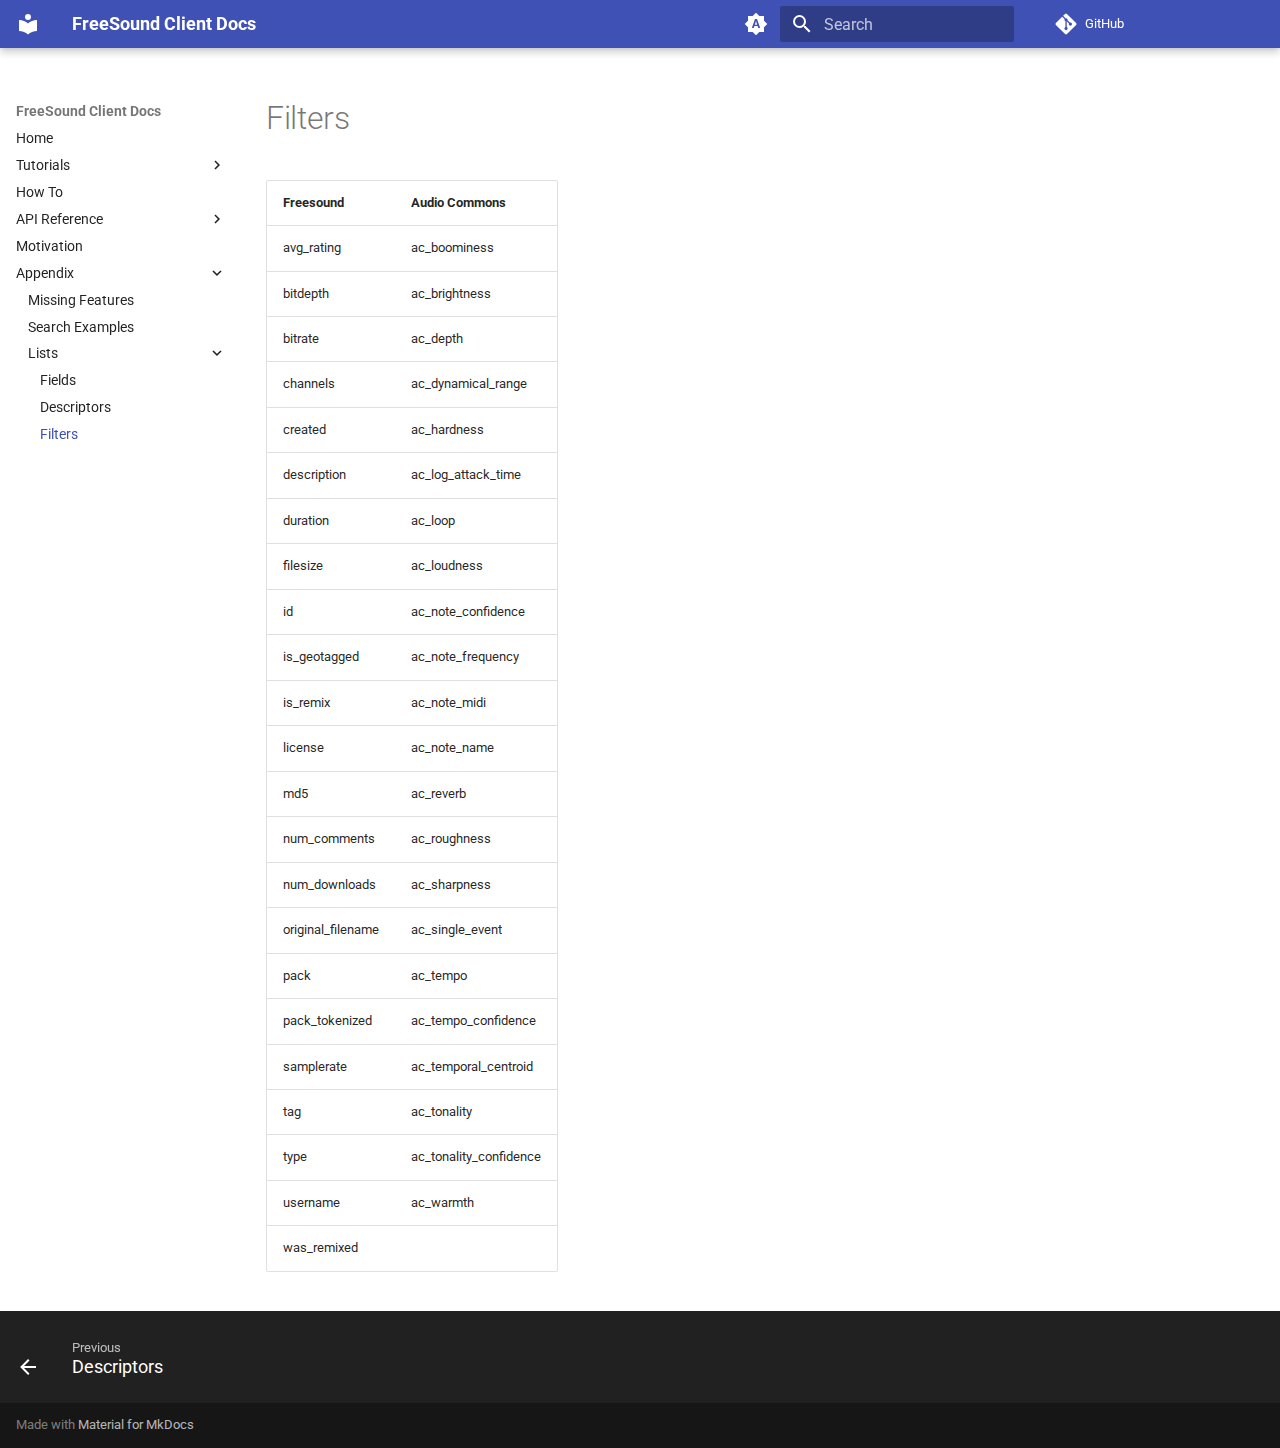
<file: appendix/filters-list/index.html>
<!doctype html>
<html lang="en" class="no-js">
  <head>
    
      <meta charset="utf-8">
      <meta name="viewport" content="width=device-width,initial-scale=1">
      
      
      
        <link rel="canonical" href="https://github.com/ddgg-el/freesound-client/appendix/filters-list/">
      
      
        <link rel="prev" href="../descriptors-list/">
      
      
      
      <link rel="icon" href="../../assets/images/favicon.png">
      <meta name="generator" content="mkdocs-1.5.3, mkdocs-material-9.5.10">
    
    
      
        <title>Filters - FreeSound Client Docs</title>
      
    
    
      <link rel="stylesheet" href="../../assets/stylesheets/main.7e359304.min.css">
      
        
        <link rel="stylesheet" href="../../assets/stylesheets/palette.06af60db.min.css">
      
      


    
    
      
    
    
      
        
        
        <link rel="preconnect" href="https://fonts.gstatic.com" crossorigin>
        <link rel="stylesheet" href="https://fonts.googleapis.com/css?family=Roboto:300,300i,400,400i,700,700i%7CRoboto+Mono:400,400i,700,700i&display=fallback">
        <style>:root{--md-text-font:"Roboto";--md-code-font:"Roboto Mono"}</style>
      
    
    
      <link rel="stylesheet" href="../../assets/_mkdocstrings.css">
    
      <link rel="stylesheet" href="../../stylesheets/extra.css">
    
    <script>__md_scope=new URL("../..",location),__md_hash=e=>[...e].reduce((e,_)=>(e<<5)-e+_.charCodeAt(0),0),__md_get=(e,_=localStorage,t=__md_scope)=>JSON.parse(_.getItem(t.pathname+"."+e)),__md_set=(e,_,t=localStorage,a=__md_scope)=>{try{t.setItem(a.pathname+"."+e,JSON.stringify(_))}catch(e){}}</script>
    
      

    
    
    
   <link href="../../assets/stylesheets/glightbox.min.css" rel="stylesheet"/><style>
    html.glightbox-open { overflow: initial; height: 100%; }
    .gslide-title { margin-top: 0px; user-select: text; }
    .gslide-desc { color: #666; user-select: text; }
    .gslide-image img { background: white; }
    .gscrollbar-fixer { padding-right: 15px; }
    .gdesc-inner { font-size: 0.75rem; }
    body[data-md-color-scheme="slate"] .gdesc-inner { background: var(--md-default-bg-color);}
    body[data-md-color-scheme="slate"] .gslide-title { color: var(--md-default-fg-color);}
    body[data-md-color-scheme="slate"] .gslide-desc { color: var(--md-default-fg-color);}</style> <script src="../../assets/javascripts/glightbox.min.js"></script></head>
  
  
    
    
      
    
    
    
    
    <body dir="ltr" data-md-color-scheme="default" data-md-color-primary="indigo" data-md-color-accent="indigo">
  
    
    <input class="md-toggle" data-md-toggle="drawer" type="checkbox" id="__drawer" autocomplete="off">
    <input class="md-toggle" data-md-toggle="search" type="checkbox" id="__search" autocomplete="off">
    <label class="md-overlay" for="__drawer"></label>
    <div data-md-component="skip">
      
    </div>
    <div data-md-component="announce">
      
    </div>
    
    
      

  

<header class="md-header md-header--shadow" data-md-component="header">
  <nav class="md-header__inner md-grid" aria-label="Header">
    <a href="../.." title="FreeSound Client Docs" class="md-header__button md-logo" aria-label="FreeSound Client Docs" data-md-component="logo">
      
  
  <svg xmlns="http://www.w3.org/2000/svg" viewBox="0 0 24 24"><path d="M12 8a3 3 0 0 0 3-3 3 3 0 0 0-3-3 3 3 0 0 0-3 3 3 3 0 0 0 3 3m0 3.54C9.64 9.35 6.5 8 3 8v11c3.5 0 6.64 1.35 9 3.54 2.36-2.19 5.5-3.54 9-3.54V8c-3.5 0-6.64 1.35-9 3.54Z"/></svg>

    </a>
    <label class="md-header__button md-icon" for="__drawer">
      
      <svg xmlns="http://www.w3.org/2000/svg" viewBox="0 0 24 24"><path d="M3 6h18v2H3V6m0 5h18v2H3v-2m0 5h18v2H3v-2Z"/></svg>
    </label>
    <div class="md-header__title" data-md-component="header-title">
      <div class="md-header__ellipsis">
        <div class="md-header__topic">
          <span class="md-ellipsis">
            FreeSound Client Docs
          </span>
        </div>
        <div class="md-header__topic" data-md-component="header-topic">
          <span class="md-ellipsis">
            
              Filters
            
          </span>
        </div>
      </div>
    </div>
    
      
        <form class="md-header__option" data-md-component="palette">
  
    
    
    
    <input class="md-option" data-md-color-media="(prefers-color-scheme)" data-md-color-scheme="default" data-md-color-primary="indigo" data-md-color-accent="indigo"  aria-label="Switch to light mode"  type="radio" name="__palette" id="__palette_0">
    
      <label class="md-header__button md-icon" title="Switch to light mode" for="__palette_1" hidden>
        <svg xmlns="http://www.w3.org/2000/svg" viewBox="0 0 24 24"><path d="m14.3 16-.7-2h-3.2l-.7 2H7.8L11 7h2l3.2 9h-1.9M20 8.69V4h-4.69L12 .69 8.69 4H4v4.69L.69 12 4 15.31V20h4.69L12 23.31 15.31 20H20v-4.69L23.31 12 20 8.69m-9.15 3.96h2.3L12 9l-1.15 3.65Z"/></svg>
      </label>
    
  
    
    
    
    <input class="md-option" data-md-color-media="(prefers-color-scheme: light)" data-md-color-scheme="default" data-md-color-primary="indigo" data-md-color-accent="indigo"  aria-label="Switch to dark mode"  type="radio" name="__palette" id="__palette_1">
    
      <label class="md-header__button md-icon" title="Switch to dark mode" for="__palette_2" hidden>
        <svg xmlns="http://www.w3.org/2000/svg" viewBox="0 0 24 24"><path d="M12 2a7 7 0 0 0-7 7c0 2.38 1.19 4.47 3 5.74V17a1 1 0 0 0 1 1h6a1 1 0 0 0 1-1v-2.26c1.81-1.27 3-3.36 3-5.74a7 7 0 0 0-7-7M9 21a1 1 0 0 0 1 1h4a1 1 0 0 0 1-1v-1H9v1Z"/></svg>
      </label>
    
  
    
    
    
    <input class="md-option" data-md-color-media="(prefers-color-scheme: light)" data-md-color-scheme="slate" data-md-color-primary="indigo" data-md-color-accent="indigo"  aria-label="Switch to light mode"  type="radio" name="__palette" id="__palette_2">
    
      <label class="md-header__button md-icon" title="Switch to light mode" for="__palette_0" hidden>
        <svg xmlns="http://www.w3.org/2000/svg" viewBox="0 0 24 24"><path d="M12 2a7 7 0 0 1 7 7c0 2.38-1.19 4.47-3 5.74V17a1 1 0 0 1-1 1H9a1 1 0 0 1-1-1v-2.26C6.19 13.47 5 11.38 5 9a7 7 0 0 1 7-7M9 21v-1h6v1a1 1 0 0 1-1 1h-4a1 1 0 0 1-1-1m3-17a5 5 0 0 0-5 5c0 2.05 1.23 3.81 3 4.58V16h4v-2.42c1.77-.77 3-2.53 3-4.58a5 5 0 0 0-5-5Z"/></svg>
      </label>
    
  
</form>
      
    
    
      <script>var media,input,key,value,palette=__md_get("__palette");if(palette&&palette.color){"(prefers-color-scheme)"===palette.color.media&&(media=matchMedia("(prefers-color-scheme: light)"),input=document.querySelector(media.matches?"[data-md-color-media='(prefers-color-scheme: light)']":"[data-md-color-media='(prefers-color-scheme: dark)']"),palette.color.media=input.getAttribute("data-md-color-media"),palette.color.scheme=input.getAttribute("data-md-color-scheme"),palette.color.primary=input.getAttribute("data-md-color-primary"),palette.color.accent=input.getAttribute("data-md-color-accent"));for([key,value]of Object.entries(palette.color))document.body.setAttribute("data-md-color-"+key,value)}</script>
    
    
    
      <label class="md-header__button md-icon" for="__search">
        
        <svg xmlns="http://www.w3.org/2000/svg" viewBox="0 0 24 24"><path d="M9.5 3A6.5 6.5 0 0 1 16 9.5c0 1.61-.59 3.09-1.56 4.23l.27.27h.79l5 5-1.5 1.5-5-5v-.79l-.27-.27A6.516 6.516 0 0 1 9.5 16 6.5 6.5 0 0 1 3 9.5 6.5 6.5 0 0 1 9.5 3m0 2C7 5 5 7 5 9.5S7 14 9.5 14 14 12 14 9.5 12 5 9.5 5Z"/></svg>
      </label>
      <div class="md-search" data-md-component="search" role="dialog">
  <label class="md-search__overlay" for="__search"></label>
  <div class="md-search__inner" role="search">
    <form class="md-search__form" name="search">
      <input type="text" class="md-search__input" name="query" aria-label="Search" placeholder="Search" autocapitalize="off" autocorrect="off" autocomplete="off" spellcheck="false" data-md-component="search-query" required>
      <label class="md-search__icon md-icon" for="__search">
        
        <svg xmlns="http://www.w3.org/2000/svg" viewBox="0 0 24 24"><path d="M9.5 3A6.5 6.5 0 0 1 16 9.5c0 1.61-.59 3.09-1.56 4.23l.27.27h.79l5 5-1.5 1.5-5-5v-.79l-.27-.27A6.516 6.516 0 0 1 9.5 16 6.5 6.5 0 0 1 3 9.5 6.5 6.5 0 0 1 9.5 3m0 2C7 5 5 7 5 9.5S7 14 9.5 14 14 12 14 9.5 12 5 9.5 5Z"/></svg>
        
        <svg xmlns="http://www.w3.org/2000/svg" viewBox="0 0 24 24"><path d="M20 11v2H8l5.5 5.5-1.42 1.42L4.16 12l7.92-7.92L13.5 5.5 8 11h12Z"/></svg>
      </label>
      <nav class="md-search__options" aria-label="Search">
        
        <button type="reset" class="md-search__icon md-icon" title="Clear" aria-label="Clear" tabindex="-1">
          
          <svg xmlns="http://www.w3.org/2000/svg" viewBox="0 0 24 24"><path d="M19 6.41 17.59 5 12 10.59 6.41 5 5 6.41 10.59 12 5 17.59 6.41 19 12 13.41 17.59 19 19 17.59 13.41 12 19 6.41Z"/></svg>
        </button>
      </nav>
      
        <div class="md-search__suggest" data-md-component="search-suggest"></div>
      
    </form>
    <div class="md-search__output">
      <div class="md-search__scrollwrap" data-md-scrollfix>
        <div class="md-search-result" data-md-component="search-result">
          <div class="md-search-result__meta">
            Initializing search
          </div>
          <ol class="md-search-result__list" role="presentation"></ol>
        </div>
      </div>
    </div>
  </div>
</div>
    
    
      <div class="md-header__source">
        <a href="https://github.com/ddgg-el/freesound-client" title="Go to repository" class="md-source" data-md-component="source">
  <div class="md-source__icon md-icon">
    
    <svg xmlns="http://www.w3.org/2000/svg" viewBox="0 0 448 512"><!--! Font Awesome Free 6.5.1 by @fontawesome - https://fontawesome.com License - https://fontawesome.com/license/free (Icons: CC BY 4.0, Fonts: SIL OFL 1.1, Code: MIT License) Copyright 2023 Fonticons, Inc.--><path d="M439.55 236.05 244 40.45a28.87 28.87 0 0 0-40.81 0l-40.66 40.63 51.52 51.52c27.06-9.14 52.68 16.77 43.39 43.68l49.66 49.66c34.23-11.8 61.18 31 35.47 56.69-26.49 26.49-70.21-2.87-56-37.34L240.22 199v121.85c25.3 12.54 22.26 41.85 9.08 55a34.34 34.34 0 0 1-48.55 0c-17.57-17.6-11.07-46.91 11.25-56v-123c-20.8-8.51-24.6-30.74-18.64-45L142.57 101 8.45 235.14a28.86 28.86 0 0 0 0 40.81l195.61 195.6a28.86 28.86 0 0 0 40.8 0l194.69-194.69a28.86 28.86 0 0 0 0-40.81z"/></svg>
  </div>
  <div class="md-source__repository">
    GitHub
  </div>
</a>
      </div>
    
  </nav>
  
</header>
    
    <div class="md-container" data-md-component="container">
      
      
        
          
        
      
      <main class="md-main" data-md-component="main">
        <div class="md-main__inner md-grid">
          
            
              
              <div class="md-sidebar md-sidebar--primary" data-md-component="sidebar" data-md-type="navigation" >
                <div class="md-sidebar__scrollwrap">
                  <div class="md-sidebar__inner">
                    



<nav class="md-nav md-nav--primary" aria-label="Navigation" data-md-level="0">
  <label class="md-nav__title" for="__drawer">
    <a href="../.." title="FreeSound Client Docs" class="md-nav__button md-logo" aria-label="FreeSound Client Docs" data-md-component="logo">
      
  
  <svg xmlns="http://www.w3.org/2000/svg" viewBox="0 0 24 24"><path d="M12 8a3 3 0 0 0 3-3 3 3 0 0 0-3-3 3 3 0 0 0-3 3 3 3 0 0 0 3 3m0 3.54C9.64 9.35 6.5 8 3 8v11c3.5 0 6.64 1.35 9 3.54 2.36-2.19 5.5-3.54 9-3.54V8c-3.5 0-6.64 1.35-9 3.54Z"/></svg>

    </a>
    FreeSound Client Docs
  </label>
  
    <div class="md-nav__source">
      <a href="https://github.com/ddgg-el/freesound-client" title="Go to repository" class="md-source" data-md-component="source">
  <div class="md-source__icon md-icon">
    
    <svg xmlns="http://www.w3.org/2000/svg" viewBox="0 0 448 512"><!--! Font Awesome Free 6.5.1 by @fontawesome - https://fontawesome.com License - https://fontawesome.com/license/free (Icons: CC BY 4.0, Fonts: SIL OFL 1.1, Code: MIT License) Copyright 2023 Fonticons, Inc.--><path d="M439.55 236.05 244 40.45a28.87 28.87 0 0 0-40.81 0l-40.66 40.63 51.52 51.52c27.06-9.14 52.68 16.77 43.39 43.68l49.66 49.66c34.23-11.8 61.18 31 35.47 56.69-26.49 26.49-70.21-2.87-56-37.34L240.22 199v121.85c25.3 12.54 22.26 41.85 9.08 55a34.34 34.34 0 0 1-48.55 0c-17.57-17.6-11.07-46.91 11.25-56v-123c-20.8-8.51-24.6-30.74-18.64-45L142.57 101 8.45 235.14a28.86 28.86 0 0 0 0 40.81l195.61 195.6a28.86 28.86 0 0 0 40.8 0l194.69-194.69a28.86 28.86 0 0 0 0-40.81z"/></svg>
  </div>
  <div class="md-source__repository">
    GitHub
  </div>
</a>
    </div>
  
  <ul class="md-nav__list" data-md-scrollfix>
    
      
      
  
  
  
  
    <li class="md-nav__item">
      <a href="../.." class="md-nav__link">
        
  
  <span class="md-ellipsis">
    Home
  </span>
  

      </a>
    </li>
  

    
      
      
  
  
  
  
    
    
    
    
    <li class="md-nav__item md-nav__item--nested">
      
        
        
        <input class="md-nav__toggle md-toggle " type="checkbox" id="__nav_2" >
        
          
          <label class="md-nav__link" for="__nav_2" id="__nav_2_label" tabindex="0">
            
  
  <span class="md-ellipsis">
    Tutorials
  </span>
  

            <span class="md-nav__icon md-icon"></span>
          </label>
        
        <nav class="md-nav" data-md-level="1" aria-labelledby="__nav_2_label" aria-expanded="false">
          <label class="md-nav__title" for="__nav_2">
            <span class="md-nav__icon md-icon"></span>
            Tutorials
          </label>
          <ul class="md-nav__list" data-md-scrollfix>
            
              
                
  
  
  
  
    <li class="md-nav__item">
      <a href="../../tutorials/tutorial-basics/" class="md-nav__link">
        
  
  <span class="md-ellipsis">
    Getting started
  </span>
  

      </a>
    </li>
  

              
            
              
                
  
  
  
  
    <li class="md-nav__item">
      <a href="../../tutorials/tutorial-freesound/" class="md-nav__link">
        
  
  <span class="md-ellipsis">
    How does the Freesound API works
  </span>
  

      </a>
    </li>
  

              
            
          </ul>
        </nav>
      
    </li>
  

    
      
      
  
  
  
  
    <li class="md-nav__item">
      <a href="../../how-to-guide/" class="md-nav__link">
        
  
  <span class="md-ellipsis">
    How To
  </span>
  

      </a>
    </li>
  

    
      
      
  
  
  
  
    
    
    
    
    <li class="md-nav__item md-nav__item--nested">
      
        
        
        <input class="md-nav__toggle md-toggle " type="checkbox" id="__nav_4" >
        
          
          <label class="md-nav__link" for="__nav_4" id="__nav_4_label" tabindex="0">
            
  
  <span class="md-ellipsis">
    API Reference
  </span>
  

            <span class="md-nav__icon md-icon"></span>
          </label>
        
        <nav class="md-nav" data-md-level="1" aria-labelledby="__nav_4_label" aria-expanded="false">
          <label class="md-nav__title" for="__nav_4">
            <span class="md-nav__icon md-icon"></span>
            API Reference
          </label>
          <ul class="md-nav__list" data-md-scrollfix>
            
              
                
  
  
  
  
    <li class="md-nav__item">
      <a href="../../api/api-reference/" class="md-nav__link">
        
  
  <span class="md-ellipsis">
    Overview
  </span>
  

      </a>
    </li>
  

              
            
              
                
  
  
  
  
    <li class="md-nav__item">
      <a href="../../api/api-client/" class="md-nav__link">
        
  
  <span class="md-ellipsis">
    FreeSoundClient
  </span>
  

      </a>
    </li>
  

              
            
              
                
  
  
  
  
    <li class="md-nav__item">
      <a href="../../api/api-utilities/" class="md-nav__link">
        
  
  <span class="md-ellipsis">
    Utilities
  </span>
  

      </a>
    </li>
  

              
            
              
                
  
  
  
  
    <li class="md-nav__item">
      <a href="../../api/api-fs-api/" class="md-nav__link">
        
  
  <span class="md-ellipsis">
    freesound-api
  </span>
  

      </a>
    </li>
  

              
            
          </ul>
        </nav>
      
    </li>
  

    
      
      
  
  
  
  
    <li class="md-nav__item">
      <a href="../../motivation/" class="md-nav__link">
        
  
  <span class="md-ellipsis">
    Motivation
  </span>
  

      </a>
    </li>
  

    
      
      
  
  
    
  
  
  
    
    
    
    
    <li class="md-nav__item md-nav__item--active md-nav__item--nested">
      
        
        
        <input class="md-nav__toggle md-toggle " type="checkbox" id="__nav_6" checked>
        
          
          <label class="md-nav__link" for="__nav_6" id="__nav_6_label" tabindex="0">
            
  
  <span class="md-ellipsis">
    Appendix
  </span>
  

            <span class="md-nav__icon md-icon"></span>
          </label>
        
        <nav class="md-nav" data-md-level="1" aria-labelledby="__nav_6_label" aria-expanded="true">
          <label class="md-nav__title" for="__nav_6">
            <span class="md-nav__icon md-icon"></span>
            Appendix
          </label>
          <ul class="md-nav__list" data-md-scrollfix>
            
              
                
  
  
  
  
    <li class="md-nav__item">
      <a href="../missing-features/" class="md-nav__link">
        
  
  <span class="md-ellipsis">
    Missing Features
  </span>
  

      </a>
    </li>
  

              
            
              
                
  
  
  
  
    <li class="md-nav__item">
      <a href="../query-examples/" class="md-nav__link">
        
  
  <span class="md-ellipsis">
    Search Examples
  </span>
  

      </a>
    </li>
  

              
            
              
                
  
  
    
  
  
  
    
    
    
    
    <li class="md-nav__item md-nav__item--active md-nav__item--nested">
      
        
        
        <input class="md-nav__toggle md-toggle " type="checkbox" id="__nav_6_3" checked>
        
          
          <label class="md-nav__link" for="__nav_6_3" id="__nav_6_3_label" tabindex="0">
            
  
  <span class="md-ellipsis">
    Lists
  </span>
  

            <span class="md-nav__icon md-icon"></span>
          </label>
        
        <nav class="md-nav" data-md-level="2" aria-labelledby="__nav_6_3_label" aria-expanded="true">
          <label class="md-nav__title" for="__nav_6_3">
            <span class="md-nav__icon md-icon"></span>
            Lists
          </label>
          <ul class="md-nav__list" data-md-scrollfix>
            
              
                
  
  
  
  
    <li class="md-nav__item">
      <a href="../fields-list/" class="md-nav__link">
        
  
  <span class="md-ellipsis">
    Fields
  </span>
  

      </a>
    </li>
  

              
            
              
                
  
  
  
  
    <li class="md-nav__item">
      <a href="../descriptors-list/" class="md-nav__link">
        
  
  <span class="md-ellipsis">
    Descriptors
  </span>
  

      </a>
    </li>
  

              
            
              
                
  
  
    
  
  
  
    <li class="md-nav__item md-nav__item--active">
      
      <input class="md-nav__toggle md-toggle" type="checkbox" id="__toc">
      
      
      
      <a href="./" class="md-nav__link md-nav__link--active">
        
  
  <span class="md-ellipsis">
    Filters
  </span>
  

      </a>
      
    </li>
  

              
            
          </ul>
        </nav>
      
    </li>
  

              
            
          </ul>
        </nav>
      
    </li>
  

    
  </ul>
</nav>
                  </div>
                </div>
              </div>
            
            
              
              <div class="md-sidebar md-sidebar--secondary" data-md-component="sidebar" data-md-type="toc" >
                <div class="md-sidebar__scrollwrap">
                  <div class="md-sidebar__inner">
                    

<nav class="md-nav md-nav--secondary" aria-label="Table of contents">
  
  
  
  
</nav>
                  </div>
                </div>
              </div>
            
          
          
            <div class="md-content" data-md-component="content">
              <article class="md-content__inner md-typeset">
                
                  

  
  


  <h1>Filters</h1>

<table>
<thead>
<tr>
<th>Freesound</th>
<th>Audio Commons</th>
</tr>
</thead>
<tbody>
<tr>
<td>avg_rating</td>
<td>ac_boominess</td>
</tr>
<tr>
<td>bitdepth</td>
<td>ac_brightness</td>
</tr>
<tr>
<td>bitrate</td>
<td>ac_depth</td>
</tr>
<tr>
<td>channels</td>
<td>ac_dynamical_range</td>
</tr>
<tr>
<td>created</td>
<td>ac_hardness</td>
</tr>
<tr>
<td>description</td>
<td>ac_log_attack_time</td>
</tr>
<tr>
<td>duration</td>
<td>ac_loop</td>
</tr>
<tr>
<td>filesize</td>
<td>ac_loudness</td>
</tr>
<tr>
<td>id</td>
<td>ac_note_confidence</td>
</tr>
<tr>
<td>is_geotagged</td>
<td>ac_note_frequency</td>
</tr>
<tr>
<td>is_remix</td>
<td>ac_note_midi</td>
</tr>
<tr>
<td>license</td>
<td>ac_note_name</td>
</tr>
<tr>
<td>md5</td>
<td>ac_reverb</td>
</tr>
<tr>
<td>num_comments</td>
<td>ac_roughness</td>
</tr>
<tr>
<td>num_downloads</td>
<td>ac_sharpness</td>
</tr>
<tr>
<td>original_filename</td>
<td>ac_single_event</td>
</tr>
<tr>
<td>pack</td>
<td>ac_tempo</td>
</tr>
<tr>
<td>pack_tokenized</td>
<td>ac_tempo_confidence</td>
</tr>
<tr>
<td>samplerate</td>
<td>ac_temporal_centroid</td>
</tr>
<tr>
<td>tag</td>
<td>ac_tonality</td>
</tr>
<tr>
<td>type</td>
<td>ac_tonality_confidence</td>
</tr>
<tr>
<td>username</td>
<td>ac_warmth</td>
</tr>
<tr>
<td>was_remixed</td>
<td></td>
</tr>
</tbody>
</table>












                
              </article>
            </div>
          
          
<script>var target=document.getElementById(location.hash.slice(1));target&&target.name&&(target.checked=target.name.startsWith("__tabbed_"))</script>
        </div>
        
      </main>
      
        <footer class="md-footer">
  
    
      
      <nav class="md-footer__inner md-grid" aria-label="Footer" >
        
          
          <a href="../descriptors-list/" class="md-footer__link md-footer__link--prev" aria-label="Previous: Descriptors">
            <div class="md-footer__button md-icon">
              
              <svg xmlns="http://www.w3.org/2000/svg" viewBox="0 0 24 24"><path d="M20 11v2H8l5.5 5.5-1.42 1.42L4.16 12l7.92-7.92L13.5 5.5 8 11h12Z"/></svg>
            </div>
            <div class="md-footer__title">
              <span class="md-footer__direction">
                Previous
              </span>
              <div class="md-ellipsis">
                Descriptors
              </div>
            </div>
          </a>
        
        
      </nav>
    
  
  <div class="md-footer-meta md-typeset">
    <div class="md-footer-meta__inner md-grid">
      <div class="md-copyright">
  
  
    Made with
    <a href="https://squidfunk.github.io/mkdocs-material/" target="_blank" rel="noopener">
      Material for MkDocs
    </a>
  
</div>
      
    </div>
  </div>
</footer>
      
    </div>
    <div class="md-dialog" data-md-component="dialog">
      <div class="md-dialog__inner md-typeset"></div>
    </div>
    
    
    <script id="__config" type="application/json">{"base": "../..", "features": ["search.suggest", "navigation.footer", "content.code.copy", "content.code.select"], "search": "../../assets/javascripts/workers/search.b8dbb3d2.min.js", "translations": {"clipboard.copied": "Copied to clipboard", "clipboard.copy": "Copy to clipboard", "search.result.more.one": "1 more on this page", "search.result.more.other": "# more on this page", "search.result.none": "No matching documents", "search.result.one": "1 matching document", "search.result.other": "# matching documents", "search.result.placeholder": "Type to start searching", "search.result.term.missing": "Missing", "select.version": "Select version"}}</script>
    
    
      <script src="../../assets/javascripts/bundle.8fd75fb4.min.js"></script>
      
    
  <script>document$.subscribe(() => {const lightbox = GLightbox({"touchNavigation": true, "loop": false, "zoomable": true, "draggable": true, "openEffect": "zoom", "closeEffect": "zoom", "slideEffect": "slide"});})</script></body>
</html>
</file>
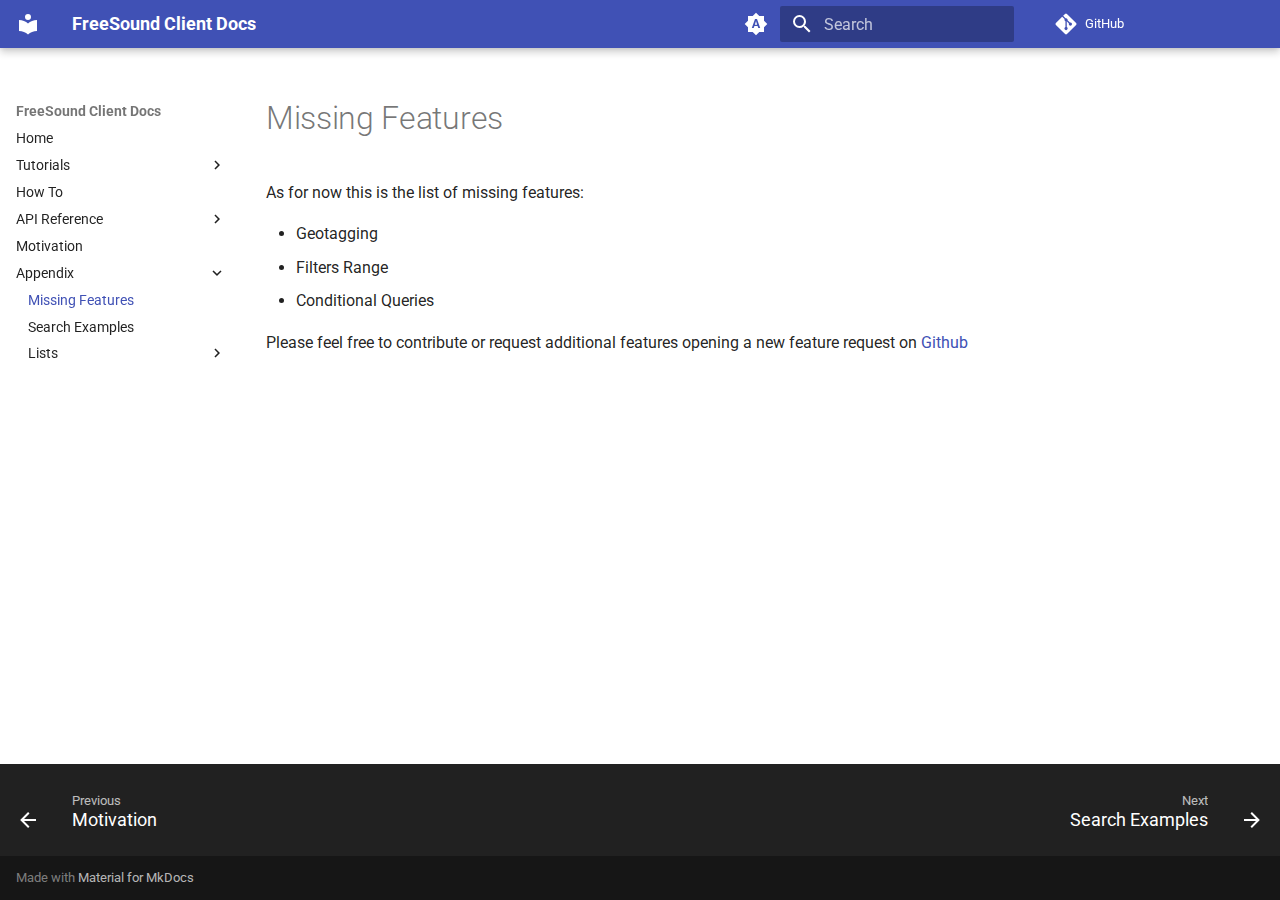
<file: appendix/missing-features/index.html>
<!doctype html>
<html lang="en" class="no-js">
  <head>
    
      <meta charset="utf-8">
      <meta name="viewport" content="width=device-width,initial-scale=1">
      
      
      
        <link rel="canonical" href="https://github.com/ddgg-el/freesound-client/appendix/missing-features/">
      
      
        <link rel="prev" href="../../motivation/">
      
      
        <link rel="next" href="../query-examples/">
      
      
      <link rel="icon" href="../../assets/images/favicon.png">
      <meta name="generator" content="mkdocs-1.5.3, mkdocs-material-9.5.10">
    
    
      
        <title>Missing Features - FreeSound Client Docs</title>
      
    
    
      <link rel="stylesheet" href="../../assets/stylesheets/main.7e359304.min.css">
      
        
        <link rel="stylesheet" href="../../assets/stylesheets/palette.06af60db.min.css">
      
      


    
    
      
    
    
      
        
        
        <link rel="preconnect" href="https://fonts.gstatic.com" crossorigin>
        <link rel="stylesheet" href="https://fonts.googleapis.com/css?family=Roboto:300,300i,400,400i,700,700i%7CRoboto+Mono:400,400i,700,700i&display=fallback">
        <style>:root{--md-text-font:"Roboto";--md-code-font:"Roboto Mono"}</style>
      
    
    
      <link rel="stylesheet" href="../../assets/_mkdocstrings.css">
    
      <link rel="stylesheet" href="../../stylesheets/extra.css">
    
    <script>__md_scope=new URL("../..",location),__md_hash=e=>[...e].reduce((e,_)=>(e<<5)-e+_.charCodeAt(0),0),__md_get=(e,_=localStorage,t=__md_scope)=>JSON.parse(_.getItem(t.pathname+"."+e)),__md_set=(e,_,t=localStorage,a=__md_scope)=>{try{t.setItem(a.pathname+"."+e,JSON.stringify(_))}catch(e){}}</script>
    
      

    
    
    
   <link href="../../assets/stylesheets/glightbox.min.css" rel="stylesheet"/><style>
    html.glightbox-open { overflow: initial; height: 100%; }
    .gslide-title { margin-top: 0px; user-select: text; }
    .gslide-desc { color: #666; user-select: text; }
    .gslide-image img { background: white; }
    .gscrollbar-fixer { padding-right: 15px; }
    .gdesc-inner { font-size: 0.75rem; }
    body[data-md-color-scheme="slate"] .gdesc-inner { background: var(--md-default-bg-color);}
    body[data-md-color-scheme="slate"] .gslide-title { color: var(--md-default-fg-color);}
    body[data-md-color-scheme="slate"] .gslide-desc { color: var(--md-default-fg-color);}</style> <script src="../../assets/javascripts/glightbox.min.js"></script></head>
  
  
    
    
      
    
    
    
    
    <body dir="ltr" data-md-color-scheme="default" data-md-color-primary="indigo" data-md-color-accent="indigo">
  
    
    <input class="md-toggle" data-md-toggle="drawer" type="checkbox" id="__drawer" autocomplete="off">
    <input class="md-toggle" data-md-toggle="search" type="checkbox" id="__search" autocomplete="off">
    <label class="md-overlay" for="__drawer"></label>
    <div data-md-component="skip">
      
    </div>
    <div data-md-component="announce">
      
    </div>
    
    
      

  

<header class="md-header md-header--shadow" data-md-component="header">
  <nav class="md-header__inner md-grid" aria-label="Header">
    <a href="../.." title="FreeSound Client Docs" class="md-header__button md-logo" aria-label="FreeSound Client Docs" data-md-component="logo">
      
  
  <svg xmlns="http://www.w3.org/2000/svg" viewBox="0 0 24 24"><path d="M12 8a3 3 0 0 0 3-3 3 3 0 0 0-3-3 3 3 0 0 0-3 3 3 3 0 0 0 3 3m0 3.54C9.64 9.35 6.5 8 3 8v11c3.5 0 6.64 1.35 9 3.54 2.36-2.19 5.5-3.54 9-3.54V8c-3.5 0-6.64 1.35-9 3.54Z"/></svg>

    </a>
    <label class="md-header__button md-icon" for="__drawer">
      
      <svg xmlns="http://www.w3.org/2000/svg" viewBox="0 0 24 24"><path d="M3 6h18v2H3V6m0 5h18v2H3v-2m0 5h18v2H3v-2Z"/></svg>
    </label>
    <div class="md-header__title" data-md-component="header-title">
      <div class="md-header__ellipsis">
        <div class="md-header__topic">
          <span class="md-ellipsis">
            FreeSound Client Docs
          </span>
        </div>
        <div class="md-header__topic" data-md-component="header-topic">
          <span class="md-ellipsis">
            
              Missing Features
            
          </span>
        </div>
      </div>
    </div>
    
      
        <form class="md-header__option" data-md-component="palette">
  
    
    
    
    <input class="md-option" data-md-color-media="(prefers-color-scheme)" data-md-color-scheme="default" data-md-color-primary="indigo" data-md-color-accent="indigo"  aria-label="Switch to light mode"  type="radio" name="__palette" id="__palette_0">
    
      <label class="md-header__button md-icon" title="Switch to light mode" for="__palette_1" hidden>
        <svg xmlns="http://www.w3.org/2000/svg" viewBox="0 0 24 24"><path d="m14.3 16-.7-2h-3.2l-.7 2H7.8L11 7h2l3.2 9h-1.9M20 8.69V4h-4.69L12 .69 8.69 4H4v4.69L.69 12 4 15.31V20h4.69L12 23.31 15.31 20H20v-4.69L23.31 12 20 8.69m-9.15 3.96h2.3L12 9l-1.15 3.65Z"/></svg>
      </label>
    
  
    
    
    
    <input class="md-option" data-md-color-media="(prefers-color-scheme: light)" data-md-color-scheme="default" data-md-color-primary="indigo" data-md-color-accent="indigo"  aria-label="Switch to dark mode"  type="radio" name="__palette" id="__palette_1">
    
      <label class="md-header__button md-icon" title="Switch to dark mode" for="__palette_2" hidden>
        <svg xmlns="http://www.w3.org/2000/svg" viewBox="0 0 24 24"><path d="M12 2a7 7 0 0 0-7 7c0 2.38 1.19 4.47 3 5.74V17a1 1 0 0 0 1 1h6a1 1 0 0 0 1-1v-2.26c1.81-1.27 3-3.36 3-5.74a7 7 0 0 0-7-7M9 21a1 1 0 0 0 1 1h4a1 1 0 0 0 1-1v-1H9v1Z"/></svg>
      </label>
    
  
    
    
    
    <input class="md-option" data-md-color-media="(prefers-color-scheme: light)" data-md-color-scheme="slate" data-md-color-primary="indigo" data-md-color-accent="indigo"  aria-label="Switch to light mode"  type="radio" name="__palette" id="__palette_2">
    
      <label class="md-header__button md-icon" title="Switch to light mode" for="__palette_0" hidden>
        <svg xmlns="http://www.w3.org/2000/svg" viewBox="0 0 24 24"><path d="M12 2a7 7 0 0 1 7 7c0 2.38-1.19 4.47-3 5.74V17a1 1 0 0 1-1 1H9a1 1 0 0 1-1-1v-2.26C6.19 13.47 5 11.38 5 9a7 7 0 0 1 7-7M9 21v-1h6v1a1 1 0 0 1-1 1h-4a1 1 0 0 1-1-1m3-17a5 5 0 0 0-5 5c0 2.05 1.23 3.81 3 4.58V16h4v-2.42c1.77-.77 3-2.53 3-4.58a5 5 0 0 0-5-5Z"/></svg>
      </label>
    
  
</form>
      
    
    
      <script>var media,input,key,value,palette=__md_get("__palette");if(palette&&palette.color){"(prefers-color-scheme)"===palette.color.media&&(media=matchMedia("(prefers-color-scheme: light)"),input=document.querySelector(media.matches?"[data-md-color-media='(prefers-color-scheme: light)']":"[data-md-color-media='(prefers-color-scheme: dark)']"),palette.color.media=input.getAttribute("data-md-color-media"),palette.color.scheme=input.getAttribute("data-md-color-scheme"),palette.color.primary=input.getAttribute("data-md-color-primary"),palette.color.accent=input.getAttribute("data-md-color-accent"));for([key,value]of Object.entries(palette.color))document.body.setAttribute("data-md-color-"+key,value)}</script>
    
    
    
      <label class="md-header__button md-icon" for="__search">
        
        <svg xmlns="http://www.w3.org/2000/svg" viewBox="0 0 24 24"><path d="M9.5 3A6.5 6.5 0 0 1 16 9.5c0 1.61-.59 3.09-1.56 4.23l.27.27h.79l5 5-1.5 1.5-5-5v-.79l-.27-.27A6.516 6.516 0 0 1 9.5 16 6.5 6.5 0 0 1 3 9.5 6.5 6.5 0 0 1 9.5 3m0 2C7 5 5 7 5 9.5S7 14 9.5 14 14 12 14 9.5 12 5 9.5 5Z"/></svg>
      </label>
      <div class="md-search" data-md-component="search" role="dialog">
  <label class="md-search__overlay" for="__search"></label>
  <div class="md-search__inner" role="search">
    <form class="md-search__form" name="search">
      <input type="text" class="md-search__input" name="query" aria-label="Search" placeholder="Search" autocapitalize="off" autocorrect="off" autocomplete="off" spellcheck="false" data-md-component="search-query" required>
      <label class="md-search__icon md-icon" for="__search">
        
        <svg xmlns="http://www.w3.org/2000/svg" viewBox="0 0 24 24"><path d="M9.5 3A6.5 6.5 0 0 1 16 9.5c0 1.61-.59 3.09-1.56 4.23l.27.27h.79l5 5-1.5 1.5-5-5v-.79l-.27-.27A6.516 6.516 0 0 1 9.5 16 6.5 6.5 0 0 1 3 9.5 6.5 6.5 0 0 1 9.5 3m0 2C7 5 5 7 5 9.5S7 14 9.5 14 14 12 14 9.5 12 5 9.5 5Z"/></svg>
        
        <svg xmlns="http://www.w3.org/2000/svg" viewBox="0 0 24 24"><path d="M20 11v2H8l5.5 5.5-1.42 1.42L4.16 12l7.92-7.92L13.5 5.5 8 11h12Z"/></svg>
      </label>
      <nav class="md-search__options" aria-label="Search">
        
        <button type="reset" class="md-search__icon md-icon" title="Clear" aria-label="Clear" tabindex="-1">
          
          <svg xmlns="http://www.w3.org/2000/svg" viewBox="0 0 24 24"><path d="M19 6.41 17.59 5 12 10.59 6.41 5 5 6.41 10.59 12 5 17.59 6.41 19 12 13.41 17.59 19 19 17.59 13.41 12 19 6.41Z"/></svg>
        </button>
      </nav>
      
        <div class="md-search__suggest" data-md-component="search-suggest"></div>
      
    </form>
    <div class="md-search__output">
      <div class="md-search__scrollwrap" data-md-scrollfix>
        <div class="md-search-result" data-md-component="search-result">
          <div class="md-search-result__meta">
            Initializing search
          </div>
          <ol class="md-search-result__list" role="presentation"></ol>
        </div>
      </div>
    </div>
  </div>
</div>
    
    
      <div class="md-header__source">
        <a href="https://github.com/ddgg-el/freesound-client" title="Go to repository" class="md-source" data-md-component="source">
  <div class="md-source__icon md-icon">
    
    <svg xmlns="http://www.w3.org/2000/svg" viewBox="0 0 448 512"><!--! Font Awesome Free 6.5.1 by @fontawesome - https://fontawesome.com License - https://fontawesome.com/license/free (Icons: CC BY 4.0, Fonts: SIL OFL 1.1, Code: MIT License) Copyright 2023 Fonticons, Inc.--><path d="M439.55 236.05 244 40.45a28.87 28.87 0 0 0-40.81 0l-40.66 40.63 51.52 51.52c27.06-9.14 52.68 16.77 43.39 43.68l49.66 49.66c34.23-11.8 61.18 31 35.47 56.69-26.49 26.49-70.21-2.87-56-37.34L240.22 199v121.85c25.3 12.54 22.26 41.85 9.08 55a34.34 34.34 0 0 1-48.55 0c-17.57-17.6-11.07-46.91 11.25-56v-123c-20.8-8.51-24.6-30.74-18.64-45L142.57 101 8.45 235.14a28.86 28.86 0 0 0 0 40.81l195.61 195.6a28.86 28.86 0 0 0 40.8 0l194.69-194.69a28.86 28.86 0 0 0 0-40.81z"/></svg>
  </div>
  <div class="md-source__repository">
    GitHub
  </div>
</a>
      </div>
    
  </nav>
  
</header>
    
    <div class="md-container" data-md-component="container">
      
      
        
          
        
      
      <main class="md-main" data-md-component="main">
        <div class="md-main__inner md-grid">
          
            
              
              <div class="md-sidebar md-sidebar--primary" data-md-component="sidebar" data-md-type="navigation" >
                <div class="md-sidebar__scrollwrap">
                  <div class="md-sidebar__inner">
                    



<nav class="md-nav md-nav--primary" aria-label="Navigation" data-md-level="0">
  <label class="md-nav__title" for="__drawer">
    <a href="../.." title="FreeSound Client Docs" class="md-nav__button md-logo" aria-label="FreeSound Client Docs" data-md-component="logo">
      
  
  <svg xmlns="http://www.w3.org/2000/svg" viewBox="0 0 24 24"><path d="M12 8a3 3 0 0 0 3-3 3 3 0 0 0-3-3 3 3 0 0 0-3 3 3 3 0 0 0 3 3m0 3.54C9.64 9.35 6.5 8 3 8v11c3.5 0 6.64 1.35 9 3.54 2.36-2.19 5.5-3.54 9-3.54V8c-3.5 0-6.64 1.35-9 3.54Z"/></svg>

    </a>
    FreeSound Client Docs
  </label>
  
    <div class="md-nav__source">
      <a href="https://github.com/ddgg-el/freesound-client" title="Go to repository" class="md-source" data-md-component="source">
  <div class="md-source__icon md-icon">
    
    <svg xmlns="http://www.w3.org/2000/svg" viewBox="0 0 448 512"><!--! Font Awesome Free 6.5.1 by @fontawesome - https://fontawesome.com License - https://fontawesome.com/license/free (Icons: CC BY 4.0, Fonts: SIL OFL 1.1, Code: MIT License) Copyright 2023 Fonticons, Inc.--><path d="M439.55 236.05 244 40.45a28.87 28.87 0 0 0-40.81 0l-40.66 40.63 51.52 51.52c27.06-9.14 52.68 16.77 43.39 43.68l49.66 49.66c34.23-11.8 61.18 31 35.47 56.69-26.49 26.49-70.21-2.87-56-37.34L240.22 199v121.85c25.3 12.54 22.26 41.85 9.08 55a34.34 34.34 0 0 1-48.55 0c-17.57-17.6-11.07-46.91 11.25-56v-123c-20.8-8.51-24.6-30.74-18.64-45L142.57 101 8.45 235.14a28.86 28.86 0 0 0 0 40.81l195.61 195.6a28.86 28.86 0 0 0 40.8 0l194.69-194.69a28.86 28.86 0 0 0 0-40.81z"/></svg>
  </div>
  <div class="md-source__repository">
    GitHub
  </div>
</a>
    </div>
  
  <ul class="md-nav__list" data-md-scrollfix>
    
      
      
  
  
  
  
    <li class="md-nav__item">
      <a href="../.." class="md-nav__link">
        
  
  <span class="md-ellipsis">
    Home
  </span>
  

      </a>
    </li>
  

    
      
      
  
  
  
  
    
    
    
    
    <li class="md-nav__item md-nav__item--nested">
      
        
        
        <input class="md-nav__toggle md-toggle " type="checkbox" id="__nav_2" >
        
          
          <label class="md-nav__link" for="__nav_2" id="__nav_2_label" tabindex="0">
            
  
  <span class="md-ellipsis">
    Tutorials
  </span>
  

            <span class="md-nav__icon md-icon"></span>
          </label>
        
        <nav class="md-nav" data-md-level="1" aria-labelledby="__nav_2_label" aria-expanded="false">
          <label class="md-nav__title" for="__nav_2">
            <span class="md-nav__icon md-icon"></span>
            Tutorials
          </label>
          <ul class="md-nav__list" data-md-scrollfix>
            
              
                
  
  
  
  
    <li class="md-nav__item">
      <a href="../../tutorials/tutorial-basics/" class="md-nav__link">
        
  
  <span class="md-ellipsis">
    Getting started
  </span>
  

      </a>
    </li>
  

              
            
              
                
  
  
  
  
    <li class="md-nav__item">
      <a href="../../tutorials/tutorial-freesound/" class="md-nav__link">
        
  
  <span class="md-ellipsis">
    How does the Freesound API works
  </span>
  

      </a>
    </li>
  

              
            
          </ul>
        </nav>
      
    </li>
  

    
      
      
  
  
  
  
    <li class="md-nav__item">
      <a href="../../how-to-guide/" class="md-nav__link">
        
  
  <span class="md-ellipsis">
    How To
  </span>
  

      </a>
    </li>
  

    
      
      
  
  
  
  
    
    
    
    
    <li class="md-nav__item md-nav__item--nested">
      
        
        
        <input class="md-nav__toggle md-toggle " type="checkbox" id="__nav_4" >
        
          
          <label class="md-nav__link" for="__nav_4" id="__nav_4_label" tabindex="0">
            
  
  <span class="md-ellipsis">
    API Reference
  </span>
  

            <span class="md-nav__icon md-icon"></span>
          </label>
        
        <nav class="md-nav" data-md-level="1" aria-labelledby="__nav_4_label" aria-expanded="false">
          <label class="md-nav__title" for="__nav_4">
            <span class="md-nav__icon md-icon"></span>
            API Reference
          </label>
          <ul class="md-nav__list" data-md-scrollfix>
            
              
                
  
  
  
  
    <li class="md-nav__item">
      <a href="../../api/api-reference/" class="md-nav__link">
        
  
  <span class="md-ellipsis">
    Overview
  </span>
  

      </a>
    </li>
  

              
            
              
                
  
  
  
  
    <li class="md-nav__item">
      <a href="../../api/api-client/" class="md-nav__link">
        
  
  <span class="md-ellipsis">
    FreeSoundClient
  </span>
  

      </a>
    </li>
  

              
            
              
                
  
  
  
  
    <li class="md-nav__item">
      <a href="../../api/api-utilities/" class="md-nav__link">
        
  
  <span class="md-ellipsis">
    Utilities
  </span>
  

      </a>
    </li>
  

              
            
              
                
  
  
  
  
    <li class="md-nav__item">
      <a href="../../api/api-fs-api/" class="md-nav__link">
        
  
  <span class="md-ellipsis">
    freesound-api
  </span>
  

      </a>
    </li>
  

              
            
          </ul>
        </nav>
      
    </li>
  

    
      
      
  
  
  
  
    <li class="md-nav__item">
      <a href="../../motivation/" class="md-nav__link">
        
  
  <span class="md-ellipsis">
    Motivation
  </span>
  

      </a>
    </li>
  

    
      
      
  
  
    
  
  
  
    
    
    
    
    <li class="md-nav__item md-nav__item--active md-nav__item--nested">
      
        
        
        <input class="md-nav__toggle md-toggle " type="checkbox" id="__nav_6" checked>
        
          
          <label class="md-nav__link" for="__nav_6" id="__nav_6_label" tabindex="0">
            
  
  <span class="md-ellipsis">
    Appendix
  </span>
  

            <span class="md-nav__icon md-icon"></span>
          </label>
        
        <nav class="md-nav" data-md-level="1" aria-labelledby="__nav_6_label" aria-expanded="true">
          <label class="md-nav__title" for="__nav_6">
            <span class="md-nav__icon md-icon"></span>
            Appendix
          </label>
          <ul class="md-nav__list" data-md-scrollfix>
            
              
                
  
  
    
  
  
  
    <li class="md-nav__item md-nav__item--active">
      
      <input class="md-nav__toggle md-toggle" type="checkbox" id="__toc">
      
      
      
      <a href="./" class="md-nav__link md-nav__link--active">
        
  
  <span class="md-ellipsis">
    Missing Features
  </span>
  

      </a>
      
    </li>
  

              
            
              
                
  
  
  
  
    <li class="md-nav__item">
      <a href="../query-examples/" class="md-nav__link">
        
  
  <span class="md-ellipsis">
    Search Examples
  </span>
  

      </a>
    </li>
  

              
            
              
                
  
  
  
  
    
    
    
    
    <li class="md-nav__item md-nav__item--nested">
      
        
        
        <input class="md-nav__toggle md-toggle " type="checkbox" id="__nav_6_3" >
        
          
          <label class="md-nav__link" for="__nav_6_3" id="__nav_6_3_label" tabindex="0">
            
  
  <span class="md-ellipsis">
    Lists
  </span>
  

            <span class="md-nav__icon md-icon"></span>
          </label>
        
        <nav class="md-nav" data-md-level="2" aria-labelledby="__nav_6_3_label" aria-expanded="false">
          <label class="md-nav__title" for="__nav_6_3">
            <span class="md-nav__icon md-icon"></span>
            Lists
          </label>
          <ul class="md-nav__list" data-md-scrollfix>
            
              
                
  
  
  
  
    <li class="md-nav__item">
      <a href="../fields-list/" class="md-nav__link">
        
  
  <span class="md-ellipsis">
    Fields
  </span>
  

      </a>
    </li>
  

              
            
              
                
  
  
  
  
    <li class="md-nav__item">
      <a href="../descriptors-list/" class="md-nav__link">
        
  
  <span class="md-ellipsis">
    Descriptors
  </span>
  

      </a>
    </li>
  

              
            
              
                
  
  
  
  
    <li class="md-nav__item">
      <a href="../filters-list/" class="md-nav__link">
        
  
  <span class="md-ellipsis">
    Filters
  </span>
  

      </a>
    </li>
  

              
            
          </ul>
        </nav>
      
    </li>
  

              
            
          </ul>
        </nav>
      
    </li>
  

    
  </ul>
</nav>
                  </div>
                </div>
              </div>
            
            
              
              <div class="md-sidebar md-sidebar--secondary" data-md-component="sidebar" data-md-type="toc" >
                <div class="md-sidebar__scrollwrap">
                  <div class="md-sidebar__inner">
                    

<nav class="md-nav md-nav--secondary" aria-label="Table of contents">
  
  
  
  
</nav>
                  </div>
                </div>
              </div>
            
          
          
            <div class="md-content" data-md-component="content">
              <article class="md-content__inner md-typeset">
                
                  

  
  


  <h1>Missing Features</h1>

<p>As for now this is the list of missing features:</p>
<ul>
<li>Geotagging</li>
<li>Filters Range</li>
<li>Conditional Queries</li>
</ul>
<p>Please feel free to contribute or request additional features opening a new feature request on <a href="https://github.com/ddgg-el/freesound-client/issues/new">Github</a></p>












                
              </article>
            </div>
          
          
<script>var target=document.getElementById(location.hash.slice(1));target&&target.name&&(target.checked=target.name.startsWith("__tabbed_"))</script>
        </div>
        
      </main>
      
        <footer class="md-footer">
  
    
      
      <nav class="md-footer__inner md-grid" aria-label="Footer" >
        
          
          <a href="../../motivation/" class="md-footer__link md-footer__link--prev" aria-label="Previous: Motivation">
            <div class="md-footer__button md-icon">
              
              <svg xmlns="http://www.w3.org/2000/svg" viewBox="0 0 24 24"><path d="M20 11v2H8l5.5 5.5-1.42 1.42L4.16 12l7.92-7.92L13.5 5.5 8 11h12Z"/></svg>
            </div>
            <div class="md-footer__title">
              <span class="md-footer__direction">
                Previous
              </span>
              <div class="md-ellipsis">
                Motivation
              </div>
            </div>
          </a>
        
        
          
          <a href="../query-examples/" class="md-footer__link md-footer__link--next" aria-label="Next: Search Examples">
            <div class="md-footer__title">
              <span class="md-footer__direction">
                Next
              </span>
              <div class="md-ellipsis">
                Search Examples
              </div>
            </div>
            <div class="md-footer__button md-icon">
              
              <svg xmlns="http://www.w3.org/2000/svg" viewBox="0 0 24 24"><path d="M4 11v2h12l-5.5 5.5 1.42 1.42L19.84 12l-7.92-7.92L10.5 5.5 16 11H4Z"/></svg>
            </div>
          </a>
        
      </nav>
    
  
  <div class="md-footer-meta md-typeset">
    <div class="md-footer-meta__inner md-grid">
      <div class="md-copyright">
  
  
    Made with
    <a href="https://squidfunk.github.io/mkdocs-material/" target="_blank" rel="noopener">
      Material for MkDocs
    </a>
  
</div>
      
    </div>
  </div>
</footer>
      
    </div>
    <div class="md-dialog" data-md-component="dialog">
      <div class="md-dialog__inner md-typeset"></div>
    </div>
    
    
    <script id="__config" type="application/json">{"base": "../..", "features": ["search.suggest", "navigation.footer", "content.code.copy", "content.code.select"], "search": "../../assets/javascripts/workers/search.b8dbb3d2.min.js", "translations": {"clipboard.copied": "Copied to clipboard", "clipboard.copy": "Copy to clipboard", "search.result.more.one": "1 more on this page", "search.result.more.other": "# more on this page", "search.result.none": "No matching documents", "search.result.one": "1 matching document", "search.result.other": "# matching documents", "search.result.placeholder": "Type to start searching", "search.result.term.missing": "Missing", "select.version": "Select version"}}</script>
    
    
      <script src="../../assets/javascripts/bundle.8fd75fb4.min.js"></script>
      
    
  <script>document$.subscribe(() => {const lightbox = GLightbox({"touchNavigation": true, "loop": false, "zoomable": true, "draggable": true, "openEffect": "zoom", "closeEffect": "zoom", "slideEffect": "slide"});})</script></body>
</html>
</file>
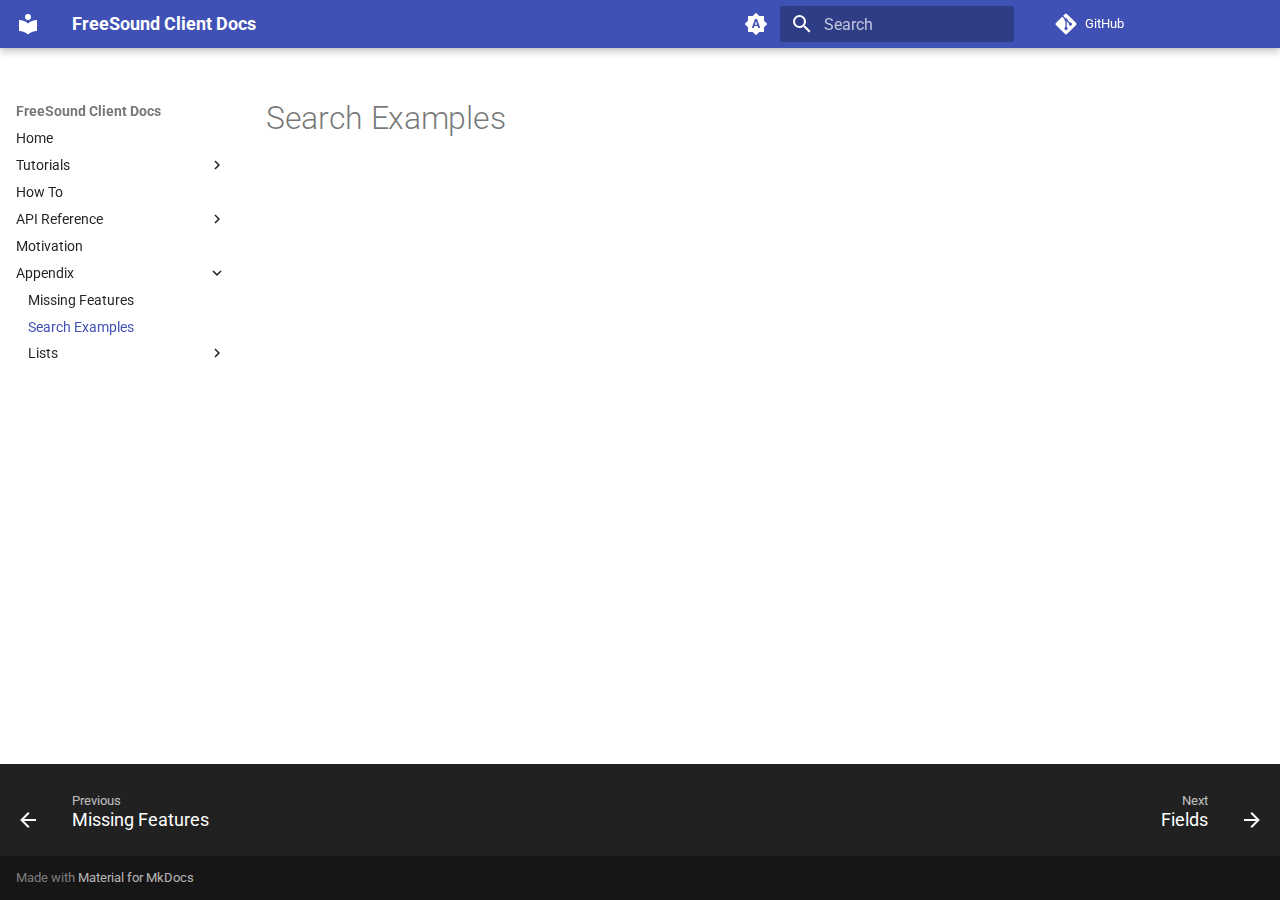
<file: appendix/query-examples/index.html>
<!doctype html>
<html lang="en" class="no-js">
  <head>
    
      <meta charset="utf-8">
      <meta name="viewport" content="width=device-width,initial-scale=1">
      
      
      
        <link rel="canonical" href="https://github.com/ddgg-el/freesound-client/appendix/query-examples/">
      
      
        <link rel="prev" href="../missing-features/">
      
      
        <link rel="next" href="../fields-list/">
      
      
      <link rel="icon" href="../../assets/images/favicon.png">
      <meta name="generator" content="mkdocs-1.5.3, mkdocs-material-9.5.10">
    
    
      
        <title>Search Examples - FreeSound Client Docs</title>
      
    
    
      <link rel="stylesheet" href="../../assets/stylesheets/main.7e359304.min.css">
      
        
        <link rel="stylesheet" href="../../assets/stylesheets/palette.06af60db.min.css">
      
      


    
    
      
    
    
      
        
        
        <link rel="preconnect" href="https://fonts.gstatic.com" crossorigin>
        <link rel="stylesheet" href="https://fonts.googleapis.com/css?family=Roboto:300,300i,400,400i,700,700i%7CRoboto+Mono:400,400i,700,700i&display=fallback">
        <style>:root{--md-text-font:"Roboto";--md-code-font:"Roboto Mono"}</style>
      
    
    
      <link rel="stylesheet" href="../../assets/_mkdocstrings.css">
    
      <link rel="stylesheet" href="../../stylesheets/extra.css">
    
    <script>__md_scope=new URL("../..",location),__md_hash=e=>[...e].reduce((e,_)=>(e<<5)-e+_.charCodeAt(0),0),__md_get=(e,_=localStorage,t=__md_scope)=>JSON.parse(_.getItem(t.pathname+"."+e)),__md_set=(e,_,t=localStorage,a=__md_scope)=>{try{t.setItem(a.pathname+"."+e,JSON.stringify(_))}catch(e){}}</script>
    
      

    
    
    
   <link href="../../assets/stylesheets/glightbox.min.css" rel="stylesheet"/><style>
    html.glightbox-open { overflow: initial; height: 100%; }
    .gslide-title { margin-top: 0px; user-select: text; }
    .gslide-desc { color: #666; user-select: text; }
    .gslide-image img { background: white; }
    .gscrollbar-fixer { padding-right: 15px; }
    .gdesc-inner { font-size: 0.75rem; }
    body[data-md-color-scheme="slate"] .gdesc-inner { background: var(--md-default-bg-color);}
    body[data-md-color-scheme="slate"] .gslide-title { color: var(--md-default-fg-color);}
    body[data-md-color-scheme="slate"] .gslide-desc { color: var(--md-default-fg-color);}</style> <script src="../../assets/javascripts/glightbox.min.js"></script></head>
  
  
    
    
      
    
    
    
    
    <body dir="ltr" data-md-color-scheme="default" data-md-color-primary="indigo" data-md-color-accent="indigo">
  
    
    <input class="md-toggle" data-md-toggle="drawer" type="checkbox" id="__drawer" autocomplete="off">
    <input class="md-toggle" data-md-toggle="search" type="checkbox" id="__search" autocomplete="off">
    <label class="md-overlay" for="__drawer"></label>
    <div data-md-component="skip">
      
    </div>
    <div data-md-component="announce">
      
    </div>
    
    
      

  

<header class="md-header md-header--shadow" data-md-component="header">
  <nav class="md-header__inner md-grid" aria-label="Header">
    <a href="../.." title="FreeSound Client Docs" class="md-header__button md-logo" aria-label="FreeSound Client Docs" data-md-component="logo">
      
  
  <svg xmlns="http://www.w3.org/2000/svg" viewBox="0 0 24 24"><path d="M12 8a3 3 0 0 0 3-3 3 3 0 0 0-3-3 3 3 0 0 0-3 3 3 3 0 0 0 3 3m0 3.54C9.64 9.35 6.5 8 3 8v11c3.5 0 6.64 1.35 9 3.54 2.36-2.19 5.5-3.54 9-3.54V8c-3.5 0-6.64 1.35-9 3.54Z"/></svg>

    </a>
    <label class="md-header__button md-icon" for="__drawer">
      
      <svg xmlns="http://www.w3.org/2000/svg" viewBox="0 0 24 24"><path d="M3 6h18v2H3V6m0 5h18v2H3v-2m0 5h18v2H3v-2Z"/></svg>
    </label>
    <div class="md-header__title" data-md-component="header-title">
      <div class="md-header__ellipsis">
        <div class="md-header__topic">
          <span class="md-ellipsis">
            FreeSound Client Docs
          </span>
        </div>
        <div class="md-header__topic" data-md-component="header-topic">
          <span class="md-ellipsis">
            
              Search Examples
            
          </span>
        </div>
      </div>
    </div>
    
      
        <form class="md-header__option" data-md-component="palette">
  
    
    
    
    <input class="md-option" data-md-color-media="(prefers-color-scheme)" data-md-color-scheme="default" data-md-color-primary="indigo" data-md-color-accent="indigo"  aria-label="Switch to light mode"  type="radio" name="__palette" id="__palette_0">
    
      <label class="md-header__button md-icon" title="Switch to light mode" for="__palette_1" hidden>
        <svg xmlns="http://www.w3.org/2000/svg" viewBox="0 0 24 24"><path d="m14.3 16-.7-2h-3.2l-.7 2H7.8L11 7h2l3.2 9h-1.9M20 8.69V4h-4.69L12 .69 8.69 4H4v4.69L.69 12 4 15.31V20h4.69L12 23.31 15.31 20H20v-4.69L23.31 12 20 8.69m-9.15 3.96h2.3L12 9l-1.15 3.65Z"/></svg>
      </label>
    
  
    
    
    
    <input class="md-option" data-md-color-media="(prefers-color-scheme: light)" data-md-color-scheme="default" data-md-color-primary="indigo" data-md-color-accent="indigo"  aria-label="Switch to dark mode"  type="radio" name="__palette" id="__palette_1">
    
      <label class="md-header__button md-icon" title="Switch to dark mode" for="__palette_2" hidden>
        <svg xmlns="http://www.w3.org/2000/svg" viewBox="0 0 24 24"><path d="M12 2a7 7 0 0 0-7 7c0 2.38 1.19 4.47 3 5.74V17a1 1 0 0 0 1 1h6a1 1 0 0 0 1-1v-2.26c1.81-1.27 3-3.36 3-5.74a7 7 0 0 0-7-7M9 21a1 1 0 0 0 1 1h4a1 1 0 0 0 1-1v-1H9v1Z"/></svg>
      </label>
    
  
    
    
    
    <input class="md-option" data-md-color-media="(prefers-color-scheme: light)" data-md-color-scheme="slate" data-md-color-primary="indigo" data-md-color-accent="indigo"  aria-label="Switch to light mode"  type="radio" name="__palette" id="__palette_2">
    
      <label class="md-header__button md-icon" title="Switch to light mode" for="__palette_0" hidden>
        <svg xmlns="http://www.w3.org/2000/svg" viewBox="0 0 24 24"><path d="M12 2a7 7 0 0 1 7 7c0 2.38-1.19 4.47-3 5.74V17a1 1 0 0 1-1 1H9a1 1 0 0 1-1-1v-2.26C6.19 13.47 5 11.38 5 9a7 7 0 0 1 7-7M9 21v-1h6v1a1 1 0 0 1-1 1h-4a1 1 0 0 1-1-1m3-17a5 5 0 0 0-5 5c0 2.05 1.23 3.81 3 4.58V16h4v-2.42c1.77-.77 3-2.53 3-4.58a5 5 0 0 0-5-5Z"/></svg>
      </label>
    
  
</form>
      
    
    
      <script>var media,input,key,value,palette=__md_get("__palette");if(palette&&palette.color){"(prefers-color-scheme)"===palette.color.media&&(media=matchMedia("(prefers-color-scheme: light)"),input=document.querySelector(media.matches?"[data-md-color-media='(prefers-color-scheme: light)']":"[data-md-color-media='(prefers-color-scheme: dark)']"),palette.color.media=input.getAttribute("data-md-color-media"),palette.color.scheme=input.getAttribute("data-md-color-scheme"),palette.color.primary=input.getAttribute("data-md-color-primary"),palette.color.accent=input.getAttribute("data-md-color-accent"));for([key,value]of Object.entries(palette.color))document.body.setAttribute("data-md-color-"+key,value)}</script>
    
    
    
      <label class="md-header__button md-icon" for="__search">
        
        <svg xmlns="http://www.w3.org/2000/svg" viewBox="0 0 24 24"><path d="M9.5 3A6.5 6.5 0 0 1 16 9.5c0 1.61-.59 3.09-1.56 4.23l.27.27h.79l5 5-1.5 1.5-5-5v-.79l-.27-.27A6.516 6.516 0 0 1 9.5 16 6.5 6.5 0 0 1 3 9.5 6.5 6.5 0 0 1 9.5 3m0 2C7 5 5 7 5 9.5S7 14 9.5 14 14 12 14 9.5 12 5 9.5 5Z"/></svg>
      </label>
      <div class="md-search" data-md-component="search" role="dialog">
  <label class="md-search__overlay" for="__search"></label>
  <div class="md-search__inner" role="search">
    <form class="md-search__form" name="search">
      <input type="text" class="md-search__input" name="query" aria-label="Search" placeholder="Search" autocapitalize="off" autocorrect="off" autocomplete="off" spellcheck="false" data-md-component="search-query" required>
      <label class="md-search__icon md-icon" for="__search">
        
        <svg xmlns="http://www.w3.org/2000/svg" viewBox="0 0 24 24"><path d="M9.5 3A6.5 6.5 0 0 1 16 9.5c0 1.61-.59 3.09-1.56 4.23l.27.27h.79l5 5-1.5 1.5-5-5v-.79l-.27-.27A6.516 6.516 0 0 1 9.5 16 6.5 6.5 0 0 1 3 9.5 6.5 6.5 0 0 1 9.5 3m0 2C7 5 5 7 5 9.5S7 14 9.5 14 14 12 14 9.5 12 5 9.5 5Z"/></svg>
        
        <svg xmlns="http://www.w3.org/2000/svg" viewBox="0 0 24 24"><path d="M20 11v2H8l5.5 5.5-1.42 1.42L4.16 12l7.92-7.92L13.5 5.5 8 11h12Z"/></svg>
      </label>
      <nav class="md-search__options" aria-label="Search">
        
        <button type="reset" class="md-search__icon md-icon" title="Clear" aria-label="Clear" tabindex="-1">
          
          <svg xmlns="http://www.w3.org/2000/svg" viewBox="0 0 24 24"><path d="M19 6.41 17.59 5 12 10.59 6.41 5 5 6.41 10.59 12 5 17.59 6.41 19 12 13.41 17.59 19 19 17.59 13.41 12 19 6.41Z"/></svg>
        </button>
      </nav>
      
        <div class="md-search__suggest" data-md-component="search-suggest"></div>
      
    </form>
    <div class="md-search__output">
      <div class="md-search__scrollwrap" data-md-scrollfix>
        <div class="md-search-result" data-md-component="search-result">
          <div class="md-search-result__meta">
            Initializing search
          </div>
          <ol class="md-search-result__list" role="presentation"></ol>
        </div>
      </div>
    </div>
  </div>
</div>
    
    
      <div class="md-header__source">
        <a href="https://github.com/ddgg-el/freesound-client" title="Go to repository" class="md-source" data-md-component="source">
  <div class="md-source__icon md-icon">
    
    <svg xmlns="http://www.w3.org/2000/svg" viewBox="0 0 448 512"><!--! Font Awesome Free 6.5.1 by @fontawesome - https://fontawesome.com License - https://fontawesome.com/license/free (Icons: CC BY 4.0, Fonts: SIL OFL 1.1, Code: MIT License) Copyright 2023 Fonticons, Inc.--><path d="M439.55 236.05 244 40.45a28.87 28.87 0 0 0-40.81 0l-40.66 40.63 51.52 51.52c27.06-9.14 52.68 16.77 43.39 43.68l49.66 49.66c34.23-11.8 61.18 31 35.47 56.69-26.49 26.49-70.21-2.87-56-37.34L240.22 199v121.85c25.3 12.54 22.26 41.85 9.08 55a34.34 34.34 0 0 1-48.55 0c-17.57-17.6-11.07-46.91 11.25-56v-123c-20.8-8.51-24.6-30.74-18.64-45L142.57 101 8.45 235.14a28.86 28.86 0 0 0 0 40.81l195.61 195.6a28.86 28.86 0 0 0 40.8 0l194.69-194.69a28.86 28.86 0 0 0 0-40.81z"/></svg>
  </div>
  <div class="md-source__repository">
    GitHub
  </div>
</a>
      </div>
    
  </nav>
  
</header>
    
    <div class="md-container" data-md-component="container">
      
      
        
          
        
      
      <main class="md-main" data-md-component="main">
        <div class="md-main__inner md-grid">
          
            
              
              <div class="md-sidebar md-sidebar--primary" data-md-component="sidebar" data-md-type="navigation" >
                <div class="md-sidebar__scrollwrap">
                  <div class="md-sidebar__inner">
                    



<nav class="md-nav md-nav--primary" aria-label="Navigation" data-md-level="0">
  <label class="md-nav__title" for="__drawer">
    <a href="../.." title="FreeSound Client Docs" class="md-nav__button md-logo" aria-label="FreeSound Client Docs" data-md-component="logo">
      
  
  <svg xmlns="http://www.w3.org/2000/svg" viewBox="0 0 24 24"><path d="M12 8a3 3 0 0 0 3-3 3 3 0 0 0-3-3 3 3 0 0 0-3 3 3 3 0 0 0 3 3m0 3.54C9.64 9.35 6.5 8 3 8v11c3.5 0 6.64 1.35 9 3.54 2.36-2.19 5.5-3.54 9-3.54V8c-3.5 0-6.64 1.35-9 3.54Z"/></svg>

    </a>
    FreeSound Client Docs
  </label>
  
    <div class="md-nav__source">
      <a href="https://github.com/ddgg-el/freesound-client" title="Go to repository" class="md-source" data-md-component="source">
  <div class="md-source__icon md-icon">
    
    <svg xmlns="http://www.w3.org/2000/svg" viewBox="0 0 448 512"><!--! Font Awesome Free 6.5.1 by @fontawesome - https://fontawesome.com License - https://fontawesome.com/license/free (Icons: CC BY 4.0, Fonts: SIL OFL 1.1, Code: MIT License) Copyright 2023 Fonticons, Inc.--><path d="M439.55 236.05 244 40.45a28.87 28.87 0 0 0-40.81 0l-40.66 40.63 51.52 51.52c27.06-9.14 52.68 16.77 43.39 43.68l49.66 49.66c34.23-11.8 61.18 31 35.47 56.69-26.49 26.49-70.21-2.87-56-37.34L240.22 199v121.85c25.3 12.54 22.26 41.85 9.08 55a34.34 34.34 0 0 1-48.55 0c-17.57-17.6-11.07-46.91 11.25-56v-123c-20.8-8.51-24.6-30.74-18.64-45L142.57 101 8.45 235.14a28.86 28.86 0 0 0 0 40.81l195.61 195.6a28.86 28.86 0 0 0 40.8 0l194.69-194.69a28.86 28.86 0 0 0 0-40.81z"/></svg>
  </div>
  <div class="md-source__repository">
    GitHub
  </div>
</a>
    </div>
  
  <ul class="md-nav__list" data-md-scrollfix>
    
      
      
  
  
  
  
    <li class="md-nav__item">
      <a href="../.." class="md-nav__link">
        
  
  <span class="md-ellipsis">
    Home
  </span>
  

      </a>
    </li>
  

    
      
      
  
  
  
  
    
    
    
    
    <li class="md-nav__item md-nav__item--nested">
      
        
        
        <input class="md-nav__toggle md-toggle " type="checkbox" id="__nav_2" >
        
          
          <label class="md-nav__link" for="__nav_2" id="__nav_2_label" tabindex="0">
            
  
  <span class="md-ellipsis">
    Tutorials
  </span>
  

            <span class="md-nav__icon md-icon"></span>
          </label>
        
        <nav class="md-nav" data-md-level="1" aria-labelledby="__nav_2_label" aria-expanded="false">
          <label class="md-nav__title" for="__nav_2">
            <span class="md-nav__icon md-icon"></span>
            Tutorials
          </label>
          <ul class="md-nav__list" data-md-scrollfix>
            
              
                
  
  
  
  
    <li class="md-nav__item">
      <a href="../../tutorials/tutorial-basics/" class="md-nav__link">
        
  
  <span class="md-ellipsis">
    Getting started
  </span>
  

      </a>
    </li>
  

              
            
              
                
  
  
  
  
    <li class="md-nav__item">
      <a href="../../tutorials/tutorial-freesound/" class="md-nav__link">
        
  
  <span class="md-ellipsis">
    How does the Freesound API works
  </span>
  

      </a>
    </li>
  

              
            
          </ul>
        </nav>
      
    </li>
  

    
      
      
  
  
  
  
    <li class="md-nav__item">
      <a href="../../how-to-guide/" class="md-nav__link">
        
  
  <span class="md-ellipsis">
    How To
  </span>
  

      </a>
    </li>
  

    
      
      
  
  
  
  
    
    
    
    
    <li class="md-nav__item md-nav__item--nested">
      
        
        
        <input class="md-nav__toggle md-toggle " type="checkbox" id="__nav_4" >
        
          
          <label class="md-nav__link" for="__nav_4" id="__nav_4_label" tabindex="0">
            
  
  <span class="md-ellipsis">
    API Reference
  </span>
  

            <span class="md-nav__icon md-icon"></span>
          </label>
        
        <nav class="md-nav" data-md-level="1" aria-labelledby="__nav_4_label" aria-expanded="false">
          <label class="md-nav__title" for="__nav_4">
            <span class="md-nav__icon md-icon"></span>
            API Reference
          </label>
          <ul class="md-nav__list" data-md-scrollfix>
            
              
                
  
  
  
  
    <li class="md-nav__item">
      <a href="../../api/api-reference/" class="md-nav__link">
        
  
  <span class="md-ellipsis">
    Overview
  </span>
  

      </a>
    </li>
  

              
            
              
                
  
  
  
  
    <li class="md-nav__item">
      <a href="../../api/api-client/" class="md-nav__link">
        
  
  <span class="md-ellipsis">
    FreeSoundClient
  </span>
  

      </a>
    </li>
  

              
            
              
                
  
  
  
  
    <li class="md-nav__item">
      <a href="../../api/api-utilities/" class="md-nav__link">
        
  
  <span class="md-ellipsis">
    Utilities
  </span>
  

      </a>
    </li>
  

              
            
              
                
  
  
  
  
    <li class="md-nav__item">
      <a href="../../api/api-fs-api/" class="md-nav__link">
        
  
  <span class="md-ellipsis">
    freesound-api
  </span>
  

      </a>
    </li>
  

              
            
          </ul>
        </nav>
      
    </li>
  

    
      
      
  
  
  
  
    <li class="md-nav__item">
      <a href="../../motivation/" class="md-nav__link">
        
  
  <span class="md-ellipsis">
    Motivation
  </span>
  

      </a>
    </li>
  

    
      
      
  
  
    
  
  
  
    
    
    
    
    <li class="md-nav__item md-nav__item--active md-nav__item--nested">
      
        
        
        <input class="md-nav__toggle md-toggle " type="checkbox" id="__nav_6" checked>
        
          
          <label class="md-nav__link" for="__nav_6" id="__nav_6_label" tabindex="0">
            
  
  <span class="md-ellipsis">
    Appendix
  </span>
  

            <span class="md-nav__icon md-icon"></span>
          </label>
        
        <nav class="md-nav" data-md-level="1" aria-labelledby="__nav_6_label" aria-expanded="true">
          <label class="md-nav__title" for="__nav_6">
            <span class="md-nav__icon md-icon"></span>
            Appendix
          </label>
          <ul class="md-nav__list" data-md-scrollfix>
            
              
                
  
  
  
  
    <li class="md-nav__item">
      <a href="../missing-features/" class="md-nav__link">
        
  
  <span class="md-ellipsis">
    Missing Features
  </span>
  

      </a>
    </li>
  

              
            
              
                
  
  
    
  
  
  
    <li class="md-nav__item md-nav__item--active">
      
      <input class="md-nav__toggle md-toggle" type="checkbox" id="__toc">
      
      
      
      <a href="./" class="md-nav__link md-nav__link--active">
        
  
  <span class="md-ellipsis">
    Search Examples
  </span>
  

      </a>
      
    </li>
  

              
            
              
                
  
  
  
  
    
    
    
    
    <li class="md-nav__item md-nav__item--nested">
      
        
        
        <input class="md-nav__toggle md-toggle " type="checkbox" id="__nav_6_3" >
        
          
          <label class="md-nav__link" for="__nav_6_3" id="__nav_6_3_label" tabindex="0">
            
  
  <span class="md-ellipsis">
    Lists
  </span>
  

            <span class="md-nav__icon md-icon"></span>
          </label>
        
        <nav class="md-nav" data-md-level="2" aria-labelledby="__nav_6_3_label" aria-expanded="false">
          <label class="md-nav__title" for="__nav_6_3">
            <span class="md-nav__icon md-icon"></span>
            Lists
          </label>
          <ul class="md-nav__list" data-md-scrollfix>
            
              
                
  
  
  
  
    <li class="md-nav__item">
      <a href="../fields-list/" class="md-nav__link">
        
  
  <span class="md-ellipsis">
    Fields
  </span>
  

      </a>
    </li>
  

              
            
              
                
  
  
  
  
    <li class="md-nav__item">
      <a href="../descriptors-list/" class="md-nav__link">
        
  
  <span class="md-ellipsis">
    Descriptors
  </span>
  

      </a>
    </li>
  

              
            
              
                
  
  
  
  
    <li class="md-nav__item">
      <a href="../filters-list/" class="md-nav__link">
        
  
  <span class="md-ellipsis">
    Filters
  </span>
  

      </a>
    </li>
  

              
            
          </ul>
        </nav>
      
    </li>
  

              
            
          </ul>
        </nav>
      
    </li>
  

    
  </ul>
</nav>
                  </div>
                </div>
              </div>
            
            
              
              <div class="md-sidebar md-sidebar--secondary" data-md-component="sidebar" data-md-type="toc" >
                <div class="md-sidebar__scrollwrap">
                  <div class="md-sidebar__inner">
                    

<nav class="md-nav md-nav--secondary" aria-label="Table of contents">
  
  
  
  
</nav>
                  </div>
                </div>
              </div>
            
          
          
            <div class="md-content" data-md-component="content">
              <article class="md-content__inner md-typeset">
                
                  

  
  


  <h1>Search Examples</h1>














                
              </article>
            </div>
          
          
<script>var target=document.getElementById(location.hash.slice(1));target&&target.name&&(target.checked=target.name.startsWith("__tabbed_"))</script>
        </div>
        
      </main>
      
        <footer class="md-footer">
  
    
      
      <nav class="md-footer__inner md-grid" aria-label="Footer" >
        
          
          <a href="../missing-features/" class="md-footer__link md-footer__link--prev" aria-label="Previous: Missing Features">
            <div class="md-footer__button md-icon">
              
              <svg xmlns="http://www.w3.org/2000/svg" viewBox="0 0 24 24"><path d="M20 11v2H8l5.5 5.5-1.42 1.42L4.16 12l7.92-7.92L13.5 5.5 8 11h12Z"/></svg>
            </div>
            <div class="md-footer__title">
              <span class="md-footer__direction">
                Previous
              </span>
              <div class="md-ellipsis">
                Missing Features
              </div>
            </div>
          </a>
        
        
          
          <a href="../fields-list/" class="md-footer__link md-footer__link--next" aria-label="Next: Fields">
            <div class="md-footer__title">
              <span class="md-footer__direction">
                Next
              </span>
              <div class="md-ellipsis">
                Fields
              </div>
            </div>
            <div class="md-footer__button md-icon">
              
              <svg xmlns="http://www.w3.org/2000/svg" viewBox="0 0 24 24"><path d="M4 11v2h12l-5.5 5.5 1.42 1.42L19.84 12l-7.92-7.92L10.5 5.5 16 11H4Z"/></svg>
            </div>
          </a>
        
      </nav>
    
  
  <div class="md-footer-meta md-typeset">
    <div class="md-footer-meta__inner md-grid">
      <div class="md-copyright">
  
  
    Made with
    <a href="https://squidfunk.github.io/mkdocs-material/" target="_blank" rel="noopener">
      Material for MkDocs
    </a>
  
</div>
      
    </div>
  </div>
</footer>
      
    </div>
    <div class="md-dialog" data-md-component="dialog">
      <div class="md-dialog__inner md-typeset"></div>
    </div>
    
    
    <script id="__config" type="application/json">{"base": "../..", "features": ["search.suggest", "navigation.footer", "content.code.copy", "content.code.select"], "search": "../../assets/javascripts/workers/search.b8dbb3d2.min.js", "translations": {"clipboard.copied": "Copied to clipboard", "clipboard.copy": "Copy to clipboard", "search.result.more.one": "1 more on this page", "search.result.more.other": "# more on this page", "search.result.none": "No matching documents", "search.result.one": "1 matching document", "search.result.other": "# matching documents", "search.result.placeholder": "Type to start searching", "search.result.term.missing": "Missing", "select.version": "Select version"}}</script>
    
    
      <script src="../../assets/javascripts/bundle.8fd75fb4.min.js"></script>
      
    
  <script>document$.subscribe(() => {const lightbox = GLightbox({"touchNavigation": true, "loop": false, "zoomable": true, "draggable": true, "openEffect": "zoom", "closeEffect": "zoom", "slideEffect": "slide"});})</script></body>
</html>
</file>
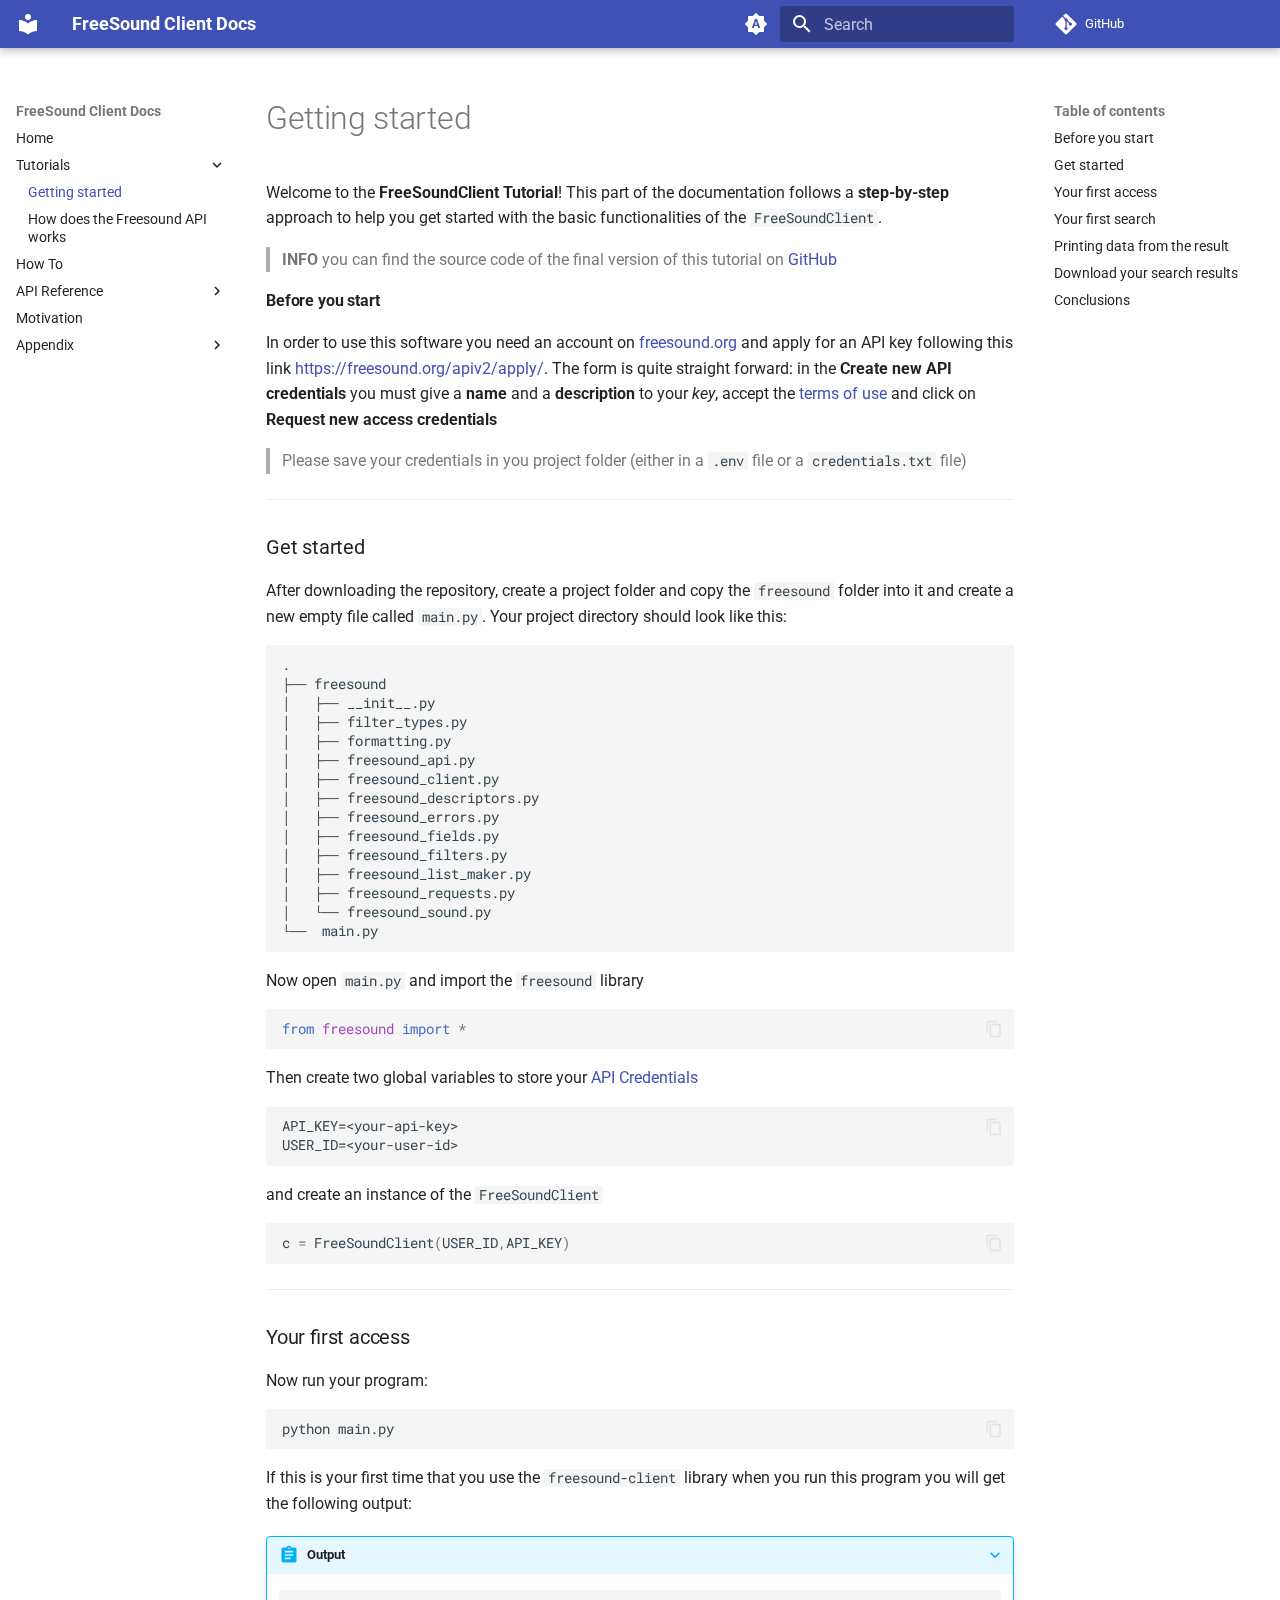
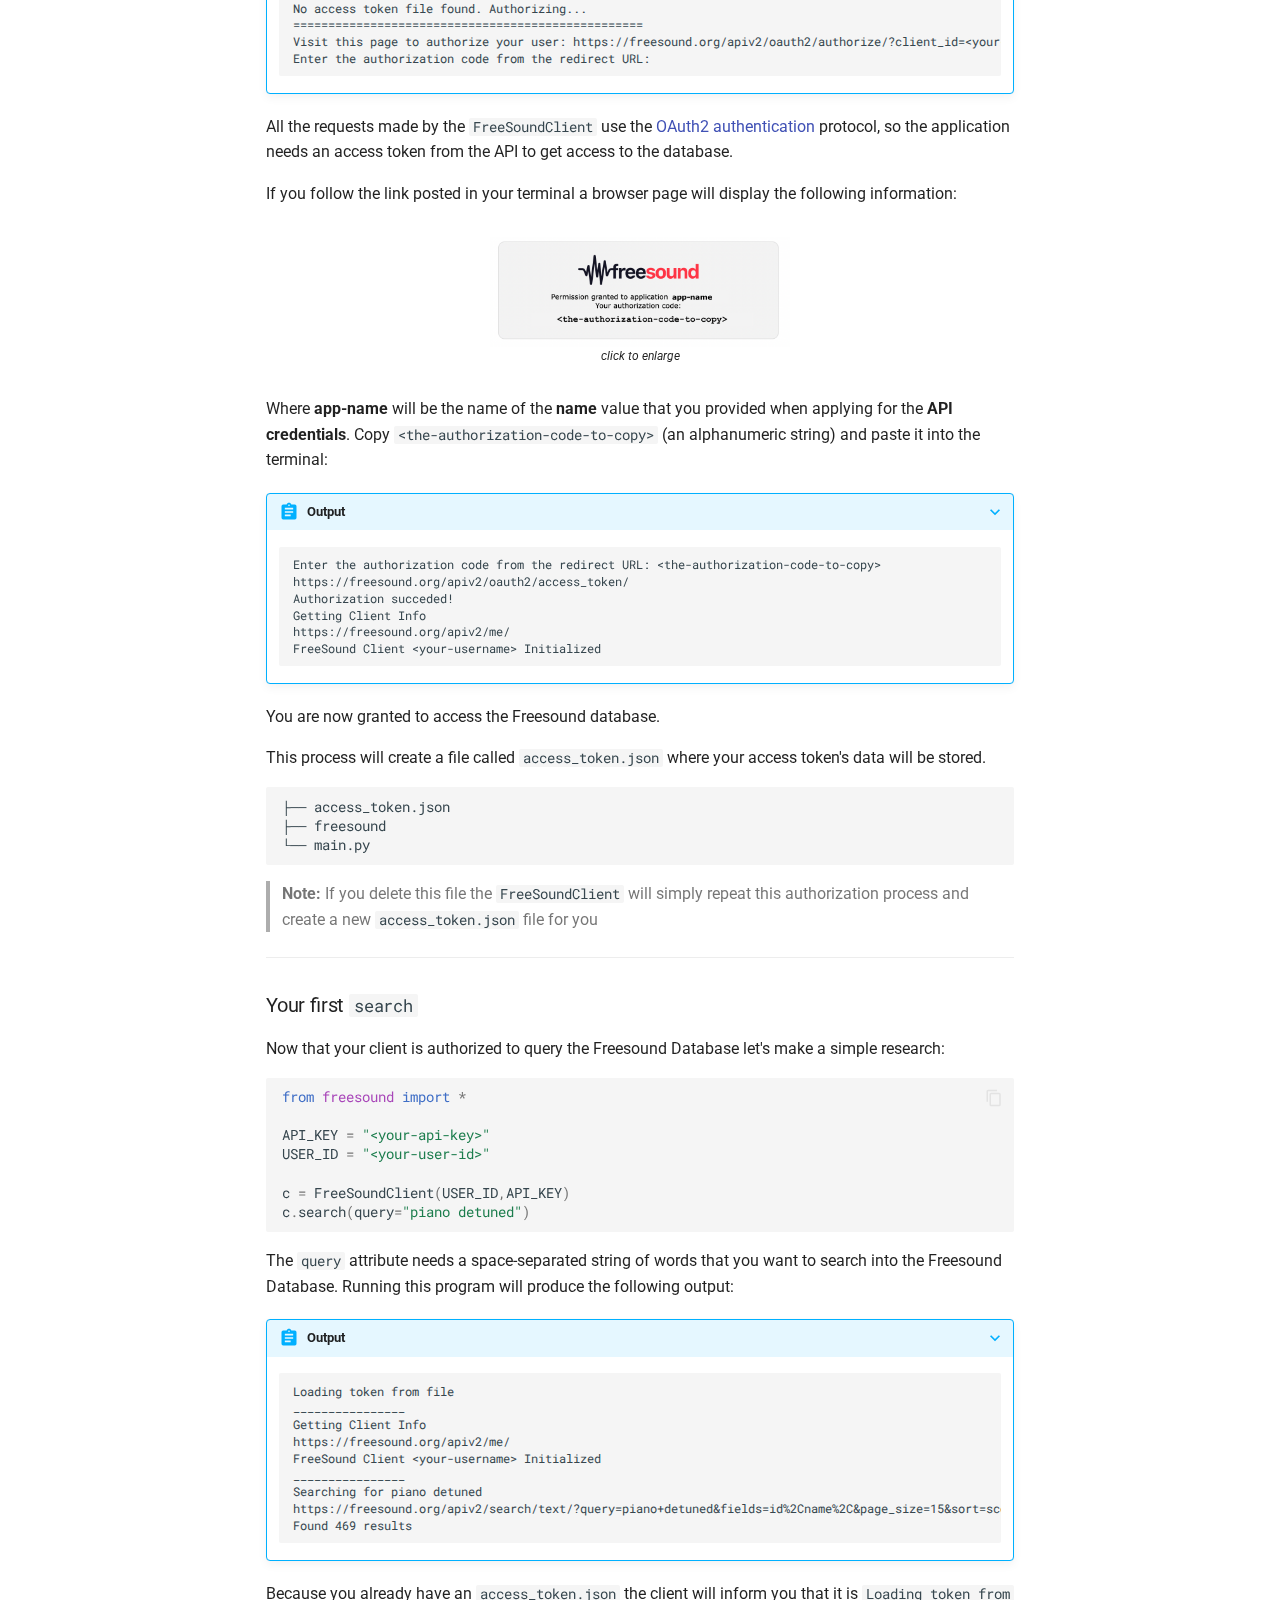
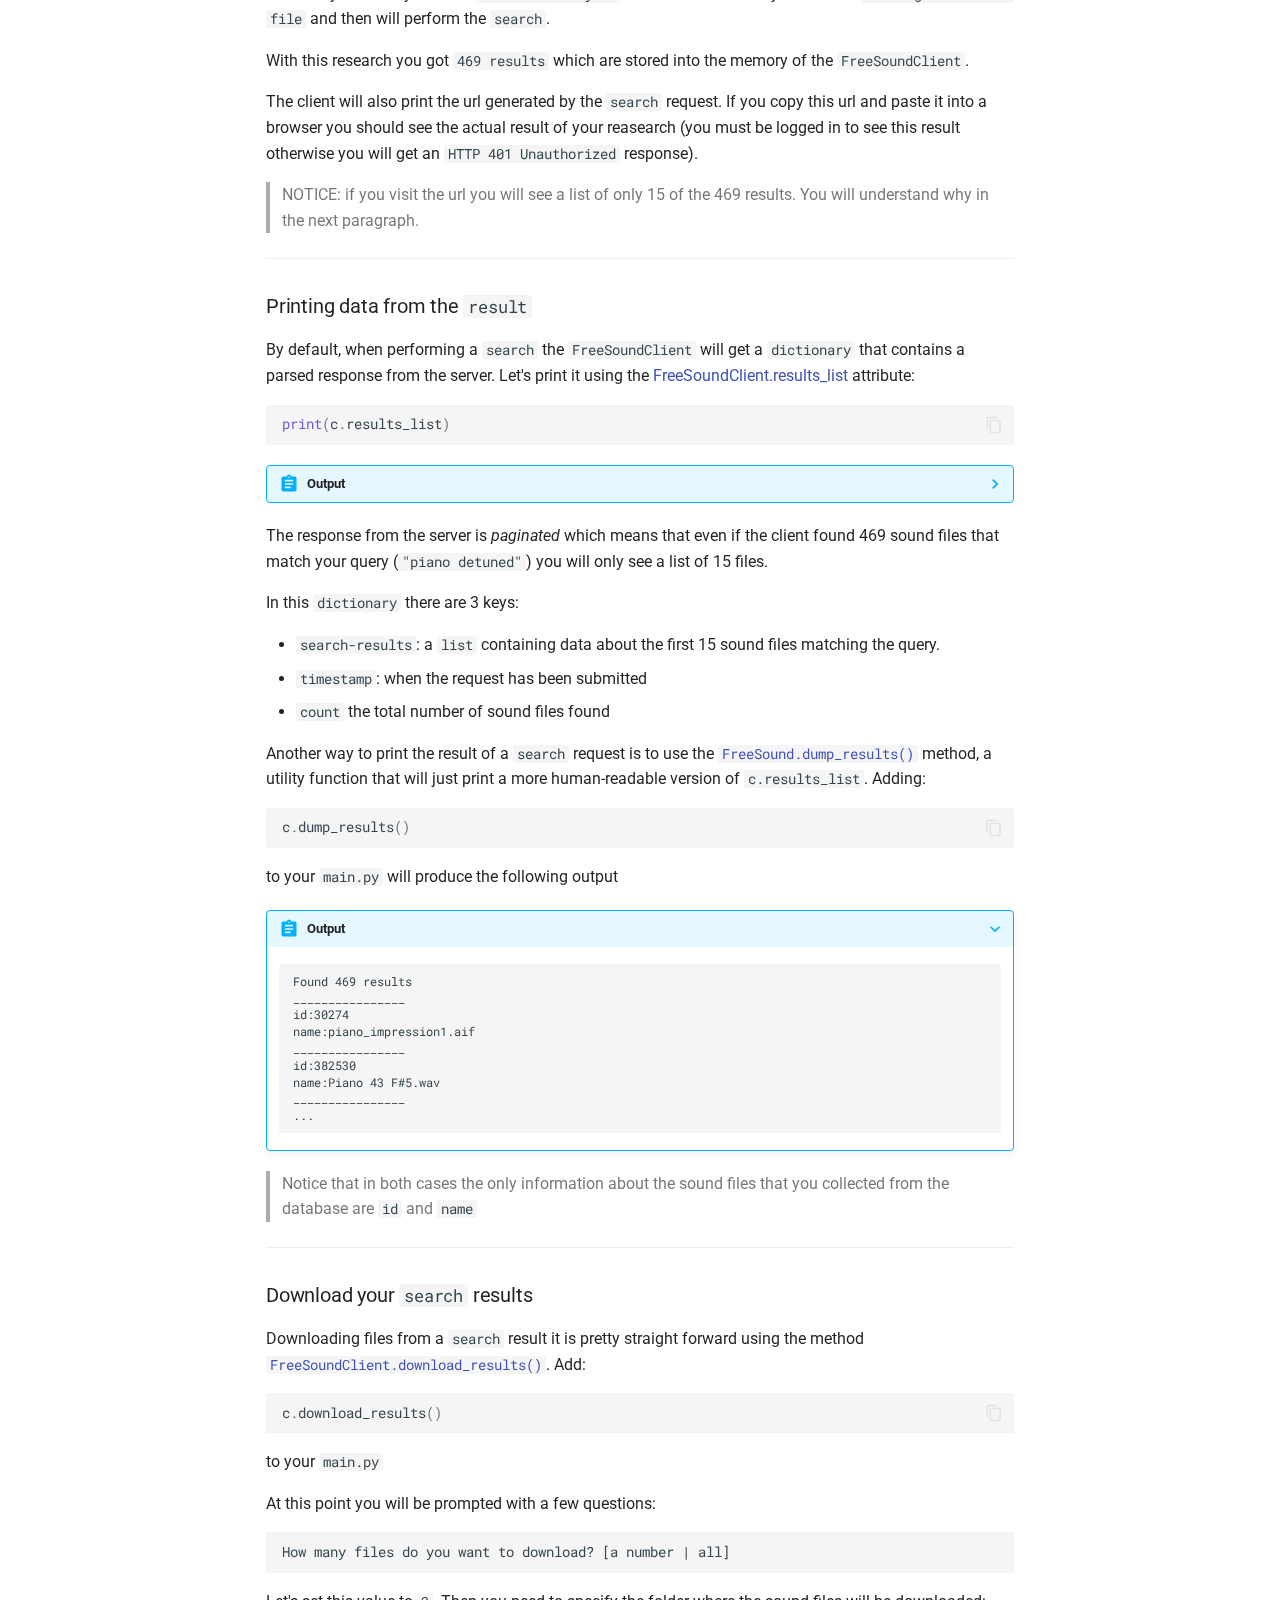
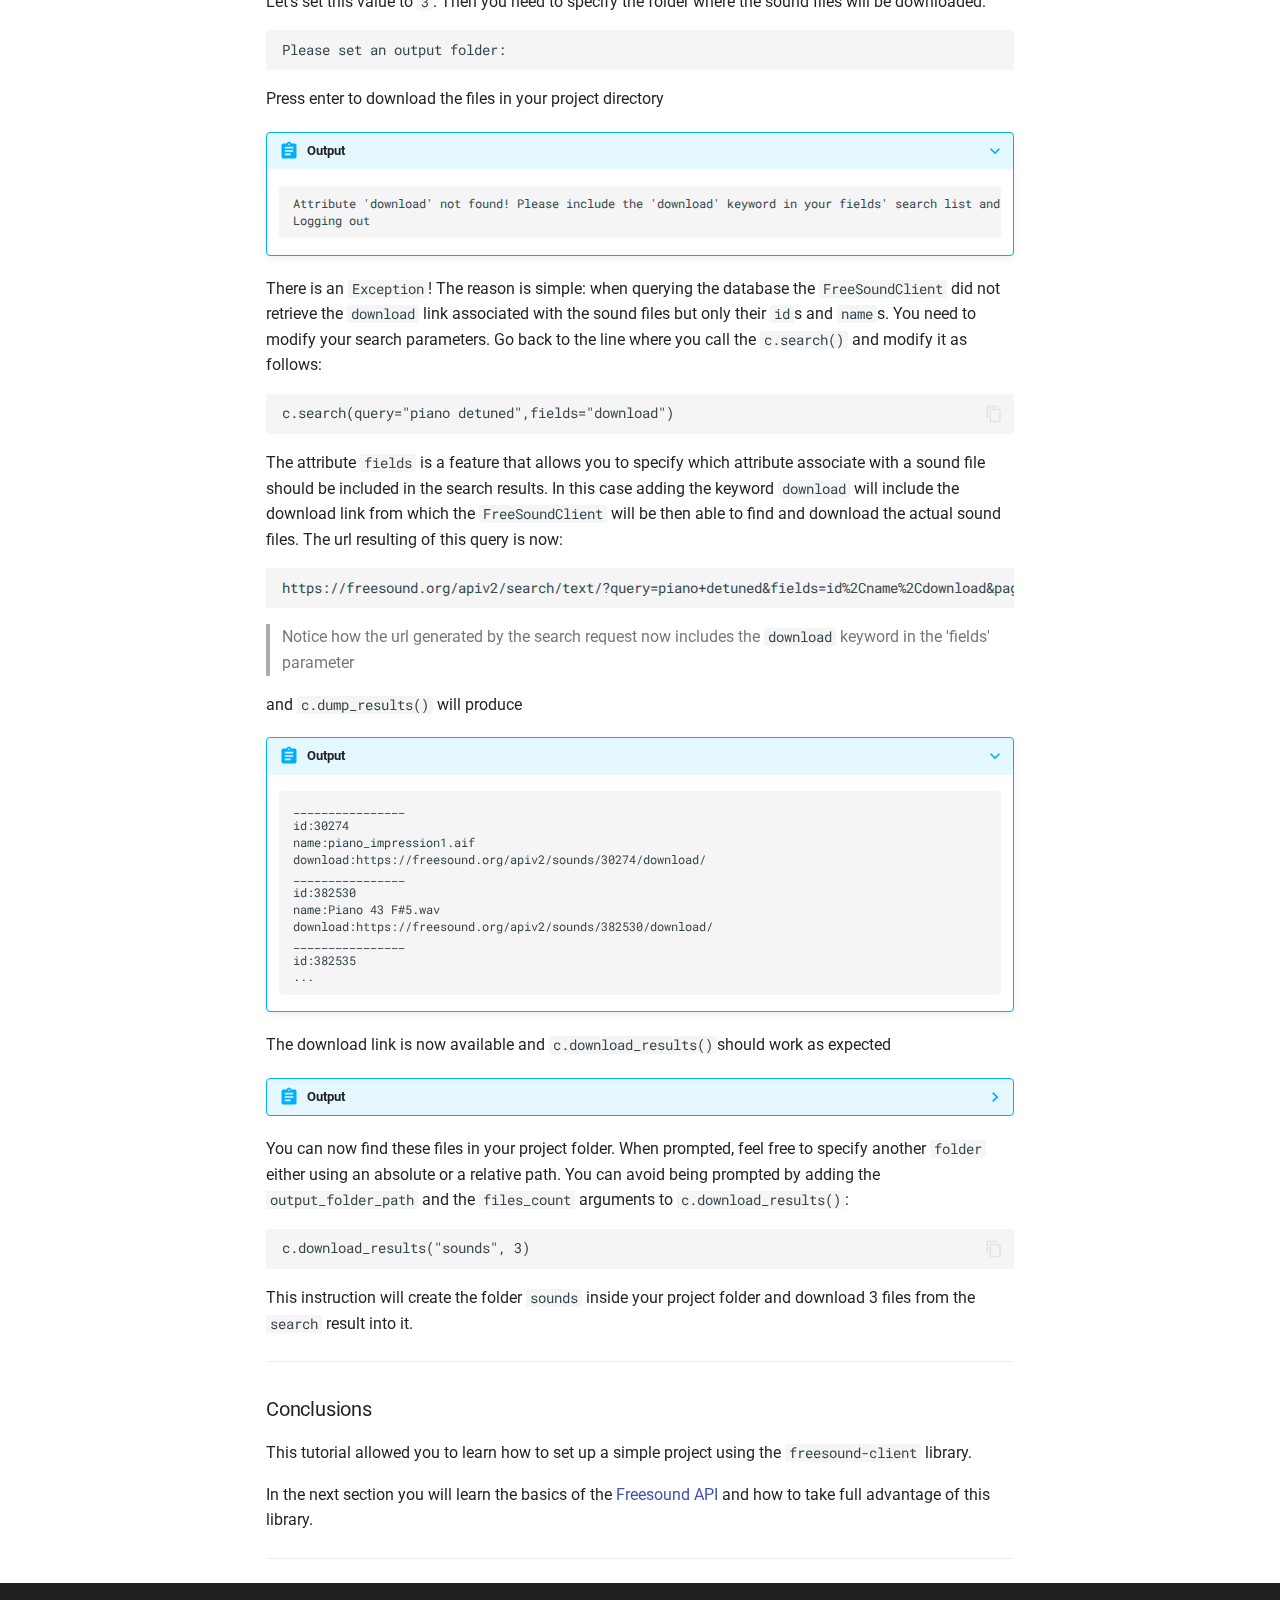
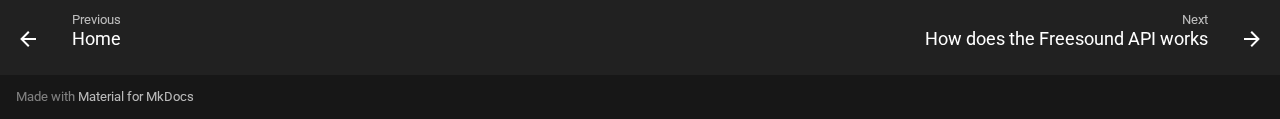
<file: tutorials/tutorial-basics/index.html>
<!doctype html>
<html lang="en" class="no-js">
  <head>
    
      <meta charset="utf-8">
      <meta name="viewport" content="width=device-width,initial-scale=1">
      
      
      
        <link rel="canonical" href="https://github.com/ddgg-el/freesound-client/tutorials/tutorial-basics/">
      
      
        <link rel="prev" href="../..">
      
      
        <link rel="next" href="../tutorial-freesound/">
      
      
      <link rel="icon" href="../../assets/images/favicon.png">
      <meta name="generator" content="mkdocs-1.5.3, mkdocs-material-9.5.10">
    
    
      
        <title>Getting started - FreeSound Client Docs</title>
      
    
    
      <link rel="stylesheet" href="../../assets/stylesheets/main.7e359304.min.css">
      
        
        <link rel="stylesheet" href="../../assets/stylesheets/palette.06af60db.min.css">
      
      


    
    
      
    
    
      
        
        
        <link rel="preconnect" href="https://fonts.gstatic.com" crossorigin>
        <link rel="stylesheet" href="https://fonts.googleapis.com/css?family=Roboto:300,300i,400,400i,700,700i%7CRoboto+Mono:400,400i,700,700i&display=fallback">
        <style>:root{--md-text-font:"Roboto";--md-code-font:"Roboto Mono"}</style>
      
    
    
      <link rel="stylesheet" href="../../assets/_mkdocstrings.css">
    
      <link rel="stylesheet" href="../../stylesheets/extra.css">
    
    <script>__md_scope=new URL("../..",location),__md_hash=e=>[...e].reduce((e,_)=>(e<<5)-e+_.charCodeAt(0),0),__md_get=(e,_=localStorage,t=__md_scope)=>JSON.parse(_.getItem(t.pathname+"."+e)),__md_set=(e,_,t=localStorage,a=__md_scope)=>{try{t.setItem(a.pathname+"."+e,JSON.stringify(_))}catch(e){}}</script>
    
      

    
    
    
   <link href="../../assets/stylesheets/glightbox.min.css" rel="stylesheet"/><style>
    html.glightbox-open { overflow: initial; height: 100%; }
    .gslide-title { margin-top: 0px; user-select: text; }
    .gslide-desc { color: #666; user-select: text; }
    .gslide-image img { background: white; }
    .gscrollbar-fixer { padding-right: 15px; }
    .gdesc-inner { font-size: 0.75rem; }
    body[data-md-color-scheme="slate"] .gdesc-inner { background: var(--md-default-bg-color);}
    body[data-md-color-scheme="slate"] .gslide-title { color: var(--md-default-fg-color);}
    body[data-md-color-scheme="slate"] .gslide-desc { color: var(--md-default-fg-color);}</style> <script src="../../assets/javascripts/glightbox.min.js"></script></head>
  
  
    
    
      
    
    
    
    
    <body dir="ltr" data-md-color-scheme="default" data-md-color-primary="indigo" data-md-color-accent="indigo">
  
    
    <input class="md-toggle" data-md-toggle="drawer" type="checkbox" id="__drawer" autocomplete="off">
    <input class="md-toggle" data-md-toggle="search" type="checkbox" id="__search" autocomplete="off">
    <label class="md-overlay" for="__drawer"></label>
    <div data-md-component="skip">
      
        
        <a href="#before-you-start" class="md-skip">
          Skip to content
        </a>
      
    </div>
    <div data-md-component="announce">
      
    </div>
    
    
      

  

<header class="md-header md-header--shadow" data-md-component="header">
  <nav class="md-header__inner md-grid" aria-label="Header">
    <a href="../.." title="FreeSound Client Docs" class="md-header__button md-logo" aria-label="FreeSound Client Docs" data-md-component="logo">
      
  
  <svg xmlns="http://www.w3.org/2000/svg" viewBox="0 0 24 24"><path d="M12 8a3 3 0 0 0 3-3 3 3 0 0 0-3-3 3 3 0 0 0-3 3 3 3 0 0 0 3 3m0 3.54C9.64 9.35 6.5 8 3 8v11c3.5 0 6.64 1.35 9 3.54 2.36-2.19 5.5-3.54 9-3.54V8c-3.5 0-6.64 1.35-9 3.54Z"/></svg>

    </a>
    <label class="md-header__button md-icon" for="__drawer">
      
      <svg xmlns="http://www.w3.org/2000/svg" viewBox="0 0 24 24"><path d="M3 6h18v2H3V6m0 5h18v2H3v-2m0 5h18v2H3v-2Z"/></svg>
    </label>
    <div class="md-header__title" data-md-component="header-title">
      <div class="md-header__ellipsis">
        <div class="md-header__topic">
          <span class="md-ellipsis">
            FreeSound Client Docs
          </span>
        </div>
        <div class="md-header__topic" data-md-component="header-topic">
          <span class="md-ellipsis">
            
              Getting started
            
          </span>
        </div>
      </div>
    </div>
    
      
        <form class="md-header__option" data-md-component="palette">
  
    
    
    
    <input class="md-option" data-md-color-media="(prefers-color-scheme)" data-md-color-scheme="default" data-md-color-primary="indigo" data-md-color-accent="indigo"  aria-label="Switch to light mode"  type="radio" name="__palette" id="__palette_0">
    
      <label class="md-header__button md-icon" title="Switch to light mode" for="__palette_1" hidden>
        <svg xmlns="http://www.w3.org/2000/svg" viewBox="0 0 24 24"><path d="m14.3 16-.7-2h-3.2l-.7 2H7.8L11 7h2l3.2 9h-1.9M20 8.69V4h-4.69L12 .69 8.69 4H4v4.69L.69 12 4 15.31V20h4.69L12 23.31 15.31 20H20v-4.69L23.31 12 20 8.69m-9.15 3.96h2.3L12 9l-1.15 3.65Z"/></svg>
      </label>
    
  
    
    
    
    <input class="md-option" data-md-color-media="(prefers-color-scheme: light)" data-md-color-scheme="default" data-md-color-primary="indigo" data-md-color-accent="indigo"  aria-label="Switch to dark mode"  type="radio" name="__palette" id="__palette_1">
    
      <label class="md-header__button md-icon" title="Switch to dark mode" for="__palette_2" hidden>
        <svg xmlns="http://www.w3.org/2000/svg" viewBox="0 0 24 24"><path d="M12 2a7 7 0 0 0-7 7c0 2.38 1.19 4.47 3 5.74V17a1 1 0 0 0 1 1h6a1 1 0 0 0 1-1v-2.26c1.81-1.27 3-3.36 3-5.74a7 7 0 0 0-7-7M9 21a1 1 0 0 0 1 1h4a1 1 0 0 0 1-1v-1H9v1Z"/></svg>
      </label>
    
  
    
    
    
    <input class="md-option" data-md-color-media="(prefers-color-scheme: light)" data-md-color-scheme="slate" data-md-color-primary="indigo" data-md-color-accent="indigo"  aria-label="Switch to light mode"  type="radio" name="__palette" id="__palette_2">
    
      <label class="md-header__button md-icon" title="Switch to light mode" for="__palette_0" hidden>
        <svg xmlns="http://www.w3.org/2000/svg" viewBox="0 0 24 24"><path d="M12 2a7 7 0 0 1 7 7c0 2.38-1.19 4.47-3 5.74V17a1 1 0 0 1-1 1H9a1 1 0 0 1-1-1v-2.26C6.19 13.47 5 11.38 5 9a7 7 0 0 1 7-7M9 21v-1h6v1a1 1 0 0 1-1 1h-4a1 1 0 0 1-1-1m3-17a5 5 0 0 0-5 5c0 2.05 1.23 3.81 3 4.58V16h4v-2.42c1.77-.77 3-2.53 3-4.58a5 5 0 0 0-5-5Z"/></svg>
      </label>
    
  
</form>
      
    
    
      <script>var media,input,key,value,palette=__md_get("__palette");if(palette&&palette.color){"(prefers-color-scheme)"===palette.color.media&&(media=matchMedia("(prefers-color-scheme: light)"),input=document.querySelector(media.matches?"[data-md-color-media='(prefers-color-scheme: light)']":"[data-md-color-media='(prefers-color-scheme: dark)']"),palette.color.media=input.getAttribute("data-md-color-media"),palette.color.scheme=input.getAttribute("data-md-color-scheme"),palette.color.primary=input.getAttribute("data-md-color-primary"),palette.color.accent=input.getAttribute("data-md-color-accent"));for([key,value]of Object.entries(palette.color))document.body.setAttribute("data-md-color-"+key,value)}</script>
    
    
    
      <label class="md-header__button md-icon" for="__search">
        
        <svg xmlns="http://www.w3.org/2000/svg" viewBox="0 0 24 24"><path d="M9.5 3A6.5 6.5 0 0 1 16 9.5c0 1.61-.59 3.09-1.56 4.23l.27.27h.79l5 5-1.5 1.5-5-5v-.79l-.27-.27A6.516 6.516 0 0 1 9.5 16 6.5 6.5 0 0 1 3 9.5 6.5 6.5 0 0 1 9.5 3m0 2C7 5 5 7 5 9.5S7 14 9.5 14 14 12 14 9.5 12 5 9.5 5Z"/></svg>
      </label>
      <div class="md-search" data-md-component="search" role="dialog">
  <label class="md-search__overlay" for="__search"></label>
  <div class="md-search__inner" role="search">
    <form class="md-search__form" name="search">
      <input type="text" class="md-search__input" name="query" aria-label="Search" placeholder="Search" autocapitalize="off" autocorrect="off" autocomplete="off" spellcheck="false" data-md-component="search-query" required>
      <label class="md-search__icon md-icon" for="__search">
        
        <svg xmlns="http://www.w3.org/2000/svg" viewBox="0 0 24 24"><path d="M9.5 3A6.5 6.5 0 0 1 16 9.5c0 1.61-.59 3.09-1.56 4.23l.27.27h.79l5 5-1.5 1.5-5-5v-.79l-.27-.27A6.516 6.516 0 0 1 9.5 16 6.5 6.5 0 0 1 3 9.5 6.5 6.5 0 0 1 9.5 3m0 2C7 5 5 7 5 9.5S7 14 9.5 14 14 12 14 9.5 12 5 9.5 5Z"/></svg>
        
        <svg xmlns="http://www.w3.org/2000/svg" viewBox="0 0 24 24"><path d="M20 11v2H8l5.5 5.5-1.42 1.42L4.16 12l7.92-7.92L13.5 5.5 8 11h12Z"/></svg>
      </label>
      <nav class="md-search__options" aria-label="Search">
        
        <button type="reset" class="md-search__icon md-icon" title="Clear" aria-label="Clear" tabindex="-1">
          
          <svg xmlns="http://www.w3.org/2000/svg" viewBox="0 0 24 24"><path d="M19 6.41 17.59 5 12 10.59 6.41 5 5 6.41 10.59 12 5 17.59 6.41 19 12 13.41 17.59 19 19 17.59 13.41 12 19 6.41Z"/></svg>
        </button>
      </nav>
      
        <div class="md-search__suggest" data-md-component="search-suggest"></div>
      
    </form>
    <div class="md-search__output">
      <div class="md-search__scrollwrap" data-md-scrollfix>
        <div class="md-search-result" data-md-component="search-result">
          <div class="md-search-result__meta">
            Initializing search
          </div>
          <ol class="md-search-result__list" role="presentation"></ol>
        </div>
      </div>
    </div>
  </div>
</div>
    
    
      <div class="md-header__source">
        <a href="https://github.com/ddgg-el/freesound-client" title="Go to repository" class="md-source" data-md-component="source">
  <div class="md-source__icon md-icon">
    
    <svg xmlns="http://www.w3.org/2000/svg" viewBox="0 0 448 512"><!--! Font Awesome Free 6.5.1 by @fontawesome - https://fontawesome.com License - https://fontawesome.com/license/free (Icons: CC BY 4.0, Fonts: SIL OFL 1.1, Code: MIT License) Copyright 2023 Fonticons, Inc.--><path d="M439.55 236.05 244 40.45a28.87 28.87 0 0 0-40.81 0l-40.66 40.63 51.52 51.52c27.06-9.14 52.68 16.77 43.39 43.68l49.66 49.66c34.23-11.8 61.18 31 35.47 56.69-26.49 26.49-70.21-2.87-56-37.34L240.22 199v121.85c25.3 12.54 22.26 41.85 9.08 55a34.34 34.34 0 0 1-48.55 0c-17.57-17.6-11.07-46.91 11.25-56v-123c-20.8-8.51-24.6-30.74-18.64-45L142.57 101 8.45 235.14a28.86 28.86 0 0 0 0 40.81l195.61 195.6a28.86 28.86 0 0 0 40.8 0l194.69-194.69a28.86 28.86 0 0 0 0-40.81z"/></svg>
  </div>
  <div class="md-source__repository">
    GitHub
  </div>
</a>
      </div>
    
  </nav>
  
</header>
    
    <div class="md-container" data-md-component="container">
      
      
        
          
        
      
      <main class="md-main" data-md-component="main">
        <div class="md-main__inner md-grid">
          
            
              
              <div class="md-sidebar md-sidebar--primary" data-md-component="sidebar" data-md-type="navigation" >
                <div class="md-sidebar__scrollwrap">
                  <div class="md-sidebar__inner">
                    



<nav class="md-nav md-nav--primary" aria-label="Navigation" data-md-level="0">
  <label class="md-nav__title" for="__drawer">
    <a href="../.." title="FreeSound Client Docs" class="md-nav__button md-logo" aria-label="FreeSound Client Docs" data-md-component="logo">
      
  
  <svg xmlns="http://www.w3.org/2000/svg" viewBox="0 0 24 24"><path d="M12 8a3 3 0 0 0 3-3 3 3 0 0 0-3-3 3 3 0 0 0-3 3 3 3 0 0 0 3 3m0 3.54C9.64 9.35 6.5 8 3 8v11c3.5 0 6.64 1.35 9 3.54 2.36-2.19 5.5-3.54 9-3.54V8c-3.5 0-6.64 1.35-9 3.54Z"/></svg>

    </a>
    FreeSound Client Docs
  </label>
  
    <div class="md-nav__source">
      <a href="https://github.com/ddgg-el/freesound-client" title="Go to repository" class="md-source" data-md-component="source">
  <div class="md-source__icon md-icon">
    
    <svg xmlns="http://www.w3.org/2000/svg" viewBox="0 0 448 512"><!--! Font Awesome Free 6.5.1 by @fontawesome - https://fontawesome.com License - https://fontawesome.com/license/free (Icons: CC BY 4.0, Fonts: SIL OFL 1.1, Code: MIT License) Copyright 2023 Fonticons, Inc.--><path d="M439.55 236.05 244 40.45a28.87 28.87 0 0 0-40.81 0l-40.66 40.63 51.52 51.52c27.06-9.14 52.68 16.77 43.39 43.68l49.66 49.66c34.23-11.8 61.18 31 35.47 56.69-26.49 26.49-70.21-2.87-56-37.34L240.22 199v121.85c25.3 12.54 22.26 41.85 9.08 55a34.34 34.34 0 0 1-48.55 0c-17.57-17.6-11.07-46.91 11.25-56v-123c-20.8-8.51-24.6-30.74-18.64-45L142.57 101 8.45 235.14a28.86 28.86 0 0 0 0 40.81l195.61 195.6a28.86 28.86 0 0 0 40.8 0l194.69-194.69a28.86 28.86 0 0 0 0-40.81z"/></svg>
  </div>
  <div class="md-source__repository">
    GitHub
  </div>
</a>
    </div>
  
  <ul class="md-nav__list" data-md-scrollfix>
    
      
      
  
  
  
  
    <li class="md-nav__item">
      <a href="../.." class="md-nav__link">
        
  
  <span class="md-ellipsis">
    Home
  </span>
  

      </a>
    </li>
  

    
      
      
  
  
    
  
  
  
    
    
    
    
    <li class="md-nav__item md-nav__item--active md-nav__item--nested">
      
        
        
        <input class="md-nav__toggle md-toggle " type="checkbox" id="__nav_2" checked>
        
          
          <label class="md-nav__link" for="__nav_2" id="__nav_2_label" tabindex="0">
            
  
  <span class="md-ellipsis">
    Tutorials
  </span>
  

            <span class="md-nav__icon md-icon"></span>
          </label>
        
        <nav class="md-nav" data-md-level="1" aria-labelledby="__nav_2_label" aria-expanded="true">
          <label class="md-nav__title" for="__nav_2">
            <span class="md-nav__icon md-icon"></span>
            Tutorials
          </label>
          <ul class="md-nav__list" data-md-scrollfix>
            
              
                
  
  
    
  
  
  
    <li class="md-nav__item md-nav__item--active">
      
      <input class="md-nav__toggle md-toggle" type="checkbox" id="__toc">
      
      
      
        <label class="md-nav__link md-nav__link--active" for="__toc">
          
  
  <span class="md-ellipsis">
    Getting started
  </span>
  

          <span class="md-nav__icon md-icon"></span>
        </label>
      
      <a href="./" class="md-nav__link md-nav__link--active">
        
  
  <span class="md-ellipsis">
    Getting started
  </span>
  

      </a>
      
        

<nav class="md-nav md-nav--secondary" aria-label="Table of contents">
  
  
  
  
    <label class="md-nav__title" for="__toc">
      <span class="md-nav__icon md-icon"></span>
      Table of contents
    </label>
    <ul class="md-nav__list" data-md-component="toc" data-md-scrollfix>
      
        <li class="md-nav__item">
  <a href="#before-you-start" class="md-nav__link">
    <span class="md-ellipsis">
      Before you start
    </span>
  </a>
  
</li>
      
        <li class="md-nav__item">
  <a href="#get-started" class="md-nav__link">
    <span class="md-ellipsis">
      Get started
    </span>
  </a>
  
</li>
      
        <li class="md-nav__item">
  <a href="#your-first-access" class="md-nav__link">
    <span class="md-ellipsis">
      Your first access
    </span>
  </a>
  
</li>
      
        <li class="md-nav__item">
  <a href="#your-first-search" class="md-nav__link">
    <span class="md-ellipsis">
      Your first search
    </span>
  </a>
  
</li>
      
        <li class="md-nav__item">
  <a href="#printing-data-from-the-result" class="md-nav__link">
    <span class="md-ellipsis">
      Printing data from the result
    </span>
  </a>
  
</li>
      
        <li class="md-nav__item">
  <a href="#download-your-search-results" class="md-nav__link">
    <span class="md-ellipsis">
      Download your search results
    </span>
  </a>
  
</li>
      
        <li class="md-nav__item">
  <a href="#conclusions" class="md-nav__link">
    <span class="md-ellipsis">
      Conclusions
    </span>
  </a>
  
</li>
      
    </ul>
  
</nav>
      
    </li>
  

              
            
              
                
  
  
  
  
    <li class="md-nav__item">
      <a href="../tutorial-freesound/" class="md-nav__link">
        
  
  <span class="md-ellipsis">
    How does the Freesound API works
  </span>
  

      </a>
    </li>
  

              
            
          </ul>
        </nav>
      
    </li>
  

    
      
      
  
  
  
  
    <li class="md-nav__item">
      <a href="../../how-to-guide/" class="md-nav__link">
        
  
  <span class="md-ellipsis">
    How To
  </span>
  

      </a>
    </li>
  

    
      
      
  
  
  
  
    
    
    
    
    <li class="md-nav__item md-nav__item--nested">
      
        
        
        <input class="md-nav__toggle md-toggle " type="checkbox" id="__nav_4" >
        
          
          <label class="md-nav__link" for="__nav_4" id="__nav_4_label" tabindex="0">
            
  
  <span class="md-ellipsis">
    API Reference
  </span>
  

            <span class="md-nav__icon md-icon"></span>
          </label>
        
        <nav class="md-nav" data-md-level="1" aria-labelledby="__nav_4_label" aria-expanded="false">
          <label class="md-nav__title" for="__nav_4">
            <span class="md-nav__icon md-icon"></span>
            API Reference
          </label>
          <ul class="md-nav__list" data-md-scrollfix>
            
              
                
  
  
  
  
    <li class="md-nav__item">
      <a href="../../api/api-reference/" class="md-nav__link">
        
  
  <span class="md-ellipsis">
    Overview
  </span>
  

      </a>
    </li>
  

              
            
              
                
  
  
  
  
    <li class="md-nav__item">
      <a href="../../api/api-client/" class="md-nav__link">
        
  
  <span class="md-ellipsis">
    FreeSoundClient
  </span>
  

      </a>
    </li>
  

              
            
              
                
  
  
  
  
    <li class="md-nav__item">
      <a href="../../api/api-utilities/" class="md-nav__link">
        
  
  <span class="md-ellipsis">
    Utilities
  </span>
  

      </a>
    </li>
  

              
            
              
                
  
  
  
  
    <li class="md-nav__item">
      <a href="../../api/api-fs-api/" class="md-nav__link">
        
  
  <span class="md-ellipsis">
    freesound-api
  </span>
  

      </a>
    </li>
  

              
            
          </ul>
        </nav>
      
    </li>
  

    
      
      
  
  
  
  
    <li class="md-nav__item">
      <a href="../../motivation/" class="md-nav__link">
        
  
  <span class="md-ellipsis">
    Motivation
  </span>
  

      </a>
    </li>
  

    
      
      
  
  
  
  
    
    
    
    
    <li class="md-nav__item md-nav__item--nested">
      
        
        
        <input class="md-nav__toggle md-toggle " type="checkbox" id="__nav_6" >
        
          
          <label class="md-nav__link" for="__nav_6" id="__nav_6_label" tabindex="0">
            
  
  <span class="md-ellipsis">
    Appendix
  </span>
  

            <span class="md-nav__icon md-icon"></span>
          </label>
        
        <nav class="md-nav" data-md-level="1" aria-labelledby="__nav_6_label" aria-expanded="false">
          <label class="md-nav__title" for="__nav_6">
            <span class="md-nav__icon md-icon"></span>
            Appendix
          </label>
          <ul class="md-nav__list" data-md-scrollfix>
            
              
                
  
  
  
  
    <li class="md-nav__item">
      <a href="../../appendix/missing-features/" class="md-nav__link">
        
  
  <span class="md-ellipsis">
    Missing Features
  </span>
  

      </a>
    </li>
  

              
            
              
                
  
  
  
  
    <li class="md-nav__item">
      <a href="../../appendix/query-examples/" class="md-nav__link">
        
  
  <span class="md-ellipsis">
    Search Examples
  </span>
  

      </a>
    </li>
  

              
            
              
                
  
  
  
  
    
    
    
    
    <li class="md-nav__item md-nav__item--nested">
      
        
        
        <input class="md-nav__toggle md-toggle " type="checkbox" id="__nav_6_3" >
        
          
          <label class="md-nav__link" for="__nav_6_3" id="__nav_6_3_label" tabindex="0">
            
  
  <span class="md-ellipsis">
    Lists
  </span>
  

            <span class="md-nav__icon md-icon"></span>
          </label>
        
        <nav class="md-nav" data-md-level="2" aria-labelledby="__nav_6_3_label" aria-expanded="false">
          <label class="md-nav__title" for="__nav_6_3">
            <span class="md-nav__icon md-icon"></span>
            Lists
          </label>
          <ul class="md-nav__list" data-md-scrollfix>
            
              
                
  
  
  
  
    <li class="md-nav__item">
      <a href="../../appendix/fields-list/" class="md-nav__link">
        
  
  <span class="md-ellipsis">
    Fields
  </span>
  

      </a>
    </li>
  

              
            
              
                
  
  
  
  
    <li class="md-nav__item">
      <a href="../../appendix/descriptors-list/" class="md-nav__link">
        
  
  <span class="md-ellipsis">
    Descriptors
  </span>
  

      </a>
    </li>
  

              
            
              
                
  
  
  
  
    <li class="md-nav__item">
      <a href="../../appendix/filters-list/" class="md-nav__link">
        
  
  <span class="md-ellipsis">
    Filters
  </span>
  

      </a>
    </li>
  

              
            
          </ul>
        </nav>
      
    </li>
  

              
            
          </ul>
        </nav>
      
    </li>
  

    
  </ul>
</nav>
                  </div>
                </div>
              </div>
            
            
              
              <div class="md-sidebar md-sidebar--secondary" data-md-component="sidebar" data-md-type="toc" >
                <div class="md-sidebar__scrollwrap">
                  <div class="md-sidebar__inner">
                    

<nav class="md-nav md-nav--secondary" aria-label="Table of contents">
  
  
  
  
    <label class="md-nav__title" for="__toc">
      <span class="md-nav__icon md-icon"></span>
      Table of contents
    </label>
    <ul class="md-nav__list" data-md-component="toc" data-md-scrollfix>
      
        <li class="md-nav__item">
  <a href="#before-you-start" class="md-nav__link">
    <span class="md-ellipsis">
      Before you start
    </span>
  </a>
  
</li>
      
        <li class="md-nav__item">
  <a href="#get-started" class="md-nav__link">
    <span class="md-ellipsis">
      Get started
    </span>
  </a>
  
</li>
      
        <li class="md-nav__item">
  <a href="#your-first-access" class="md-nav__link">
    <span class="md-ellipsis">
      Your first access
    </span>
  </a>
  
</li>
      
        <li class="md-nav__item">
  <a href="#your-first-search" class="md-nav__link">
    <span class="md-ellipsis">
      Your first search
    </span>
  </a>
  
</li>
      
        <li class="md-nav__item">
  <a href="#printing-data-from-the-result" class="md-nav__link">
    <span class="md-ellipsis">
      Printing data from the result
    </span>
  </a>
  
</li>
      
        <li class="md-nav__item">
  <a href="#download-your-search-results" class="md-nav__link">
    <span class="md-ellipsis">
      Download your search results
    </span>
  </a>
  
</li>
      
        <li class="md-nav__item">
  <a href="#conclusions" class="md-nav__link">
    <span class="md-ellipsis">
      Conclusions
    </span>
  </a>
  
</li>
      
    </ul>
  
</nav>
                  </div>
                </div>
              </div>
            
          
          
            <div class="md-content" data-md-component="content">
              <article class="md-content__inner md-typeset">
                
                  

  
  


  <h1>Getting started</h1>

<p>Welcome to the <strong>FreeSoundClient Tutorial</strong>!
This part of the documentation follows a <strong>step-by-step</strong> approach to help you get started with the basic functionalities of the <code>FreeSoundClient</code>.</p>
<blockquote>
<p><strong>INFO</strong> you can find the source code of the final version of this tutorial on <a href="https://github.com/ddgg-el/freesound-client/tree/main/tutorials">GitHub</a></p>
</blockquote>
<h4 id="before-you-start">Before you start</h4>
<p>In order to use this software you need an account on <a href="https://freesound.org">freesound.org</a> and apply for an API key following this link <a href="https://freesound.org/apiv2/apply/">https://freesound.org/apiv2/apply/</a>. The form is quite straight forward: in the <strong>Create new API credentials</strong> you must give a <strong>name</strong> and a <strong>description</strong> to your <em>key</em>, accept the <a href="https://freesound.org/help/tos_api/">terms of use</a> and click on <strong>Request new access credentials</strong></p>
<blockquote>
<p>Please save your credentials in you project folder (either in a <code>.env</code> file or a <code>credentials.txt</code> file)</p>
</blockquote>
<hr />
<h3 id="get-started">Get started</h3>
<p>After downloading the repository, create a project folder and copy the <code>freesound</code> folder into it and create a new empty file called <code>main.py</code>. Your project directory should look like this:
<div class="no-copy highlight"><pre><span></span><code>.
├── freesound
│   ├── __init__.py
│   ├── filter_types.py
│   ├── formatting.py
│   ├── freesound_api.py
│   ├── freesound_client.py
│   ├── freesound_descriptors.py
│   ├── freesound_errors.py
│   ├── freesound_fields.py
│   ├── freesound_filters.py
│   ├── freesound_list_maker.py
│   ├── freesound_requests.py
│   └── freesound_sound.py
└──  main.py
</code></pre></div>
Now open <code>main.py</code> and import the <code>freesound</code> library 
<div class="highlight"><pre><span></span><code><span class="kn">from</span> <span class="nn">freesound</span> <span class="kn">import</span> <span class="o">*</span>
</code></pre></div>
Then create two global variables to store your <a href="#before-you-start">API Credentials</a>
<div class="highlight"><pre><span></span><code>API_KEY=&lt;your-api-key&gt;
USER_ID=&lt;your-user-id&gt;
</code></pre></div>
and create an instance of the <code>FreeSoundClient</code>
<div class="highlight"><pre><span></span><code><span class="n">c</span> <span class="o">=</span> <span class="n">FreeSoundClient</span><span class="p">(</span><span class="n">USER_ID</span><span class="p">,</span><span class="n">API_KEY</span><span class="p">)</span>
</code></pre></div></p>
<hr />
<h3 id="your-first-access">Your first access</h3>
<p>Now run your program:
<div class="highlight"><pre><span></span><code>python<span class="w"> </span>main.py
</code></pre></div>
If this is your first time that you use the <code>freesound-client</code> library when you run this program you will get the following output:</p>
<details class="abstract" open="open">
<summary>Output</summary>
<div class="no-copy highlight"><pre><span></span><code>No access token file found. Authorizing...
==================================================
Visit this page to authorize your user: https://freesound.org/apiv2/oauth2/authorize/?client_id=&lt;your-client-id&gt;&amp;response_type=code&amp;state=xyz 
Enter the authorization code from the redirect URL: 
</code></pre></div>
</details>
<p>All the requests made by the <code>FreeSoundClient</code> use the <a href="https://freesound.org/docs/api/authentication.html#oauth2-authentication">OAuth2 authentication</a> protocol, so the application needs an access token from the API to get access to the database.</p>
<p>If you follow the link posted in your terminal a browser page will display the following information:</p>
<figure>
    <a class="glightbox" href="../../img/access_granted.png" data-type="image" data-width="auto" data-height="auto" data-desc-position="bottom"><img alt="Access Granted" src="../../img/access_granted.png" width="300" /></a>
      <figcaption>click to enlarge</figcaption>
</figure>
<p>Where <strong>app-name</strong> will be the name of the <strong>name</strong> value that you provided when applying for the <strong>API credentials</strong>. Copy <code>&lt;the-authorization-code-to-copy&gt;</code> (an alphanumeric string) and paste it into the terminal:</p>
<details class="abstract" open="open">
<summary>Output</summary>
<div class="no-copy highlight"><pre><span></span><code>Enter the authorization code from the redirect URL: &lt;the-authorization-code-to-copy&gt;
https://freesound.org/apiv2/oauth2/access_token/
Authorization succeded!
Getting Client Info
https://freesound.org/apiv2/me/
FreeSound Client &lt;your-username&gt; Initialized
</code></pre></div>
</details>
<p>You are now granted to access the Freesound database.</p>
<p>This process will create a file called <code>access_token.json</code> where your access token's data will be stored. 
<div class="no-copy highlight"><pre><span></span><code>├── access_token.json
├── freesound
└── main.py
</code></pre></div></p>
<blockquote>
<p><strong>Note:</strong> If you delete this file the <code>FreeSoundClient</code> will simply repeat this authorization process and create a new <code>access_token.json</code> file for you</p>
</blockquote>
<hr />
<h3 id="your-first-search">Your first <code>search</code></h3>
<p>Now that your client is authorized to query the Freesound Database let's make a simple research:
<div class="highlight"><pre><span></span><code><span class="kn">from</span> <span class="nn">freesound</span> <span class="kn">import</span> <span class="o">*</span>

<span class="n">API_KEY</span> <span class="o">=</span> <span class="s2">&quot;&lt;your-api-key&gt;&quot;</span>
<span class="n">USER_ID</span> <span class="o">=</span> <span class="s2">&quot;&lt;your-user-id&gt;&quot;</span>

<span class="n">c</span> <span class="o">=</span> <span class="n">FreeSoundClient</span><span class="p">(</span><span class="n">USER_ID</span><span class="p">,</span><span class="n">API_KEY</span><span class="p">)</span>
<span class="n">c</span><span class="o">.</span><span class="n">search</span><span class="p">(</span><span class="n">query</span><span class="o">=</span><span class="s2">&quot;piano detuned&quot;</span><span class="p">)</span>
</code></pre></div>
The <code>query</code> attribute needs a space-separated string of words that you want to search into the Freesound Database. Running this program will produce the following output:</p>
<details class="abstract" open="open">
<summary>Output</summary>
<div class="no-copy highlight"><pre><span></span><code>Loading token from file
________________
Getting Client Info
https://freesound.org/apiv2/me/
FreeSound Client &lt;your-username&gt; Initialized
________________
Searching for piano detuned
https://freesound.org/apiv2/search/text/?query=piano+detuned&amp;fields=id%2Cname%2C&amp;page_size=15&amp;sort=score&amp;normalized=0
Found 469 results
</code></pre></div>
</details>
<p>Because you already have an <code>access_token.json</code> the client will inform you that it is <code>Loading token from file</code> and then will perform the <code>search</code>.</p>
<p>With this research you got <code>469 results</code> which are stored into the memory of the <code>FreeSoundClient</code>.</p>
<p>The client will also print the url generated by the <code>search</code> request. If you copy this url and paste it into a browser you should see the actual result of your reasearch (you must be logged in to see this result otherwise you will get an <code>HTTP 401 Unauthorized</code> response).</p>
<blockquote>
<p>NOTICE: if you visit the url you will see a list of only 15 of the 469 results. You will understand why in the next paragraph.</p>
</blockquote>
<hr />
<h3 id="printing-data-from-the-result">Printing data from the <code>result</code></h3>
<p>By default, when performing a <code>search</code> the <code>FreeSoundClient</code> will get a <code>dictionary</code> that contains a parsed response from the server. Let's print it using the <a href="../../api/api-client/#freesound.freesound_api.FreeSoundClient.results_list">FreeSoundClient.results_list</a> attribute:
<div class="highlight"><pre><span></span><code><span class="nb">print</span><span class="p">(</span><span class="n">c</span><span class="o">.</span><span class="n">results_list</span><span class="p">)</span>
</code></pre></div></p>
<details class="abstract">
<summary>Output</summary>
<div class="no-copy highlight"><pre><span></span><code>{
&quot;results&quot;: [
    {
    &quot;id&quot;: 30274,
    &quot;name&quot;: &quot;piano_impression1.aif&quot;
    },
    {
    &quot;id&quot;: 382508,
    &quot;name&quot;: &quot;Piano 16 F4.wav&quot;
    },
    {
    &quot;id&quot;: 382532,
    &quot;name&quot;: &quot;Piano 45 G#5.wav&quot;
    },
    {
    &quot;id&quot;: 382541,
    &quot;name&quot;: &quot;Piano 57 G#6.wav&quot;
    },
    {
    &quot;id&quot;: 382539,
    &quot;name&quot;: &quot;Piano 59 A6.wav&quot;
    },
    {
    &quot;id&quot;: 382533,
    &quot;name&quot;: &quot;Piano 46 A5.wav&quot;
    },
    {
    &quot;id&quot;: 382510,
    &quot;name&quot;: &quot;Piano 20 G4.wav&quot;
    },
    {
    &quot;id&quot;: 382546,
    &quot;name&quot;: &quot;Piano 52 C#6.wav&quot;
    },
    {
    &quot;id&quot;: 382484,
    &quot;name&quot;: &quot;Piano 23 A4.wav&quot;
    },
    {
    &quot;id&quot;: 382504,
    &quot;name&quot;: &quot;Piano 12 D#4.wav&quot;
    },
    {
    &quot;id&quot;: 382505,
    &quot;name&quot;: &quot;Piano 11 D#4.wav&quot;
    },
    {
    &quot;id&quot;: 382511,
    &quot;name&quot;: &quot;Piano 19 G4.wav&quot;
    },
    {
    &quot;id&quot;: 382502,
    &quot;name&quot;: &quot;Piano 14 E4.wav&quot;
    },
    {
    &quot;id&quot;: 382531,
    &quot;name&quot;: &quot;Piano 44 G5.wav&quot;
    },
    {
    &quot;id&quot;: 382486,
    &quot;name&quot;: &quot;Piano 21 G4.wav&quot;
    }
],
&quot;timestamp&quot;: &quot;2024-03-01T12:30:02.984110&quot;,
&quot;count&quot;: 469
}
</code></pre></div>
</details>
<p>The response from the server is <em>paginated</em> which means that even if the client found 469 sound files that match your query (<code>"piano detuned"</code>) you will only see a list of 15 files.</p>
<p>In this <code>dictionary</code> there are 3 keys:</p>
<ul>
<li><code>search-results</code>: a <code>list</code> containing data about the first 15 sound files matching the query.</li>
<li><code>timestamp</code>: when the request has been submitted</li>
<li><code>count</code> the total number of sound files found</li>
</ul>
<p>Another way to print the result of a <code>search</code> request is to use the <a href="../../api/api-client/#freesound.freesound_api.FreeSoundClient.dump_results"><code>FreeSound.dump_results()</code></a> method, a utility function that will just print a more human-readable version of <code>c.results_list</code>. Adding: 
<div class="highlight"><pre><span></span><code><span class="n">c</span><span class="o">.</span><span class="n">dump_results</span><span class="p">()</span>
</code></pre></div>
to your <code>main.py</code> will produce the following output</p>
<details class="abstract" open="open">
<summary>Output</summary>
<div class="no-copy highlight"><pre><span></span><code>Found 469 results
________________
id:30274
name:piano_impression1.aif
________________
id:382530
name:Piano 43 F#5.wav
________________
...
</code></pre></div>
</details>
<blockquote>
<p>Notice that in both cases the only information about the sound files that you collected from the database are <code>id</code> and <code>name</code></p>
</blockquote>
<hr />
<h3 id="download-your-search-results">Download your <code>search</code> results</h3>
<p>Downloading files from a <code>search</code> result it is pretty straight forward using the method <a href="../../api/api-client/#freesound.freesound_api.FreeSoundClient.download_results"><code>FreeSoundClient.download_results()</code></a>. Add:
<div class="highlight"><pre><span></span><code><span class="n">c</span><span class="o">.</span><span class="n">download_results</span><span class="p">()</span>
</code></pre></div>
to your <code>main.py</code></p>
<p>At this point you will be prompted with a few questions:
<div class="no-copy highlight"><pre><span></span><code>How many files do you want to download? [a number | all] 
</code></pre></div>
Let's set this value to <code>3</code>. Then you need to specify the folder where the sound files will be downloaded:
<div class="no-copy highlight"><pre><span></span><code>Please set an output folder: 
</code></pre></div>
Press enter to download the files in your project directory</p>
<details class="abstract" open="open">
<summary>Output</summary>
<div class="no-copy highlight"><pre><span></span><code>Attribute &#39;download&#39; not found! Please include the &#39;download&#39; keyword in your fields&#39; search list and retry
Logging out
</code></pre></div>
</details>
<p>There is an <code>Exception</code>! The reason is simple: when querying the database the <code>FreeSoundClient</code> did not retrieve the <code>download</code> link associated with the sound files but only their <code>id</code>s and <code>name</code>s. You need to modify your search parameters. Go back to the line where you call the <code>c.search()</code> and modify it as follows:
<div class="highlight"><pre><span></span><code>c.search(query=&quot;piano detuned&quot;,fields=&quot;download&quot;)
</code></pre></div>
The attribute <code>fields</code> is a feature that allows you to specify which attribute associate with a sound file should be included in the search results. In this case adding the keyword <code>download</code> will include the download link from which the <code>FreeSoundClient</code> will be then able to find and download the actual sound files. The url resulting of this query is now:
<div class="no-copy highlight"><pre><span></span><code>https://freesound.org/apiv2/search/text/?query=piano+detuned&amp;fields=id%2Cname%2Cdownload&amp;page_size=15&amp;sort=score&amp;normalized=0
</code></pre></div></p>
<blockquote>
<p>Notice how the url generated by the search request now includes the <code>download</code> keyword in the 'fields' parameter</p>
</blockquote>
<p>and <code>c.dump_results()</code> will produce</p>
<details class="abstract" open="open">
<summary>Output</summary>
<div class="no-copy highlight"><pre><span></span><code>________________
id:30274
name:piano_impression1.aif
download:https://freesound.org/apiv2/sounds/30274/download/
________________
id:382530
name:Piano 43 F#5.wav
download:https://freesound.org/apiv2/sounds/382530/download/
________________
id:382535
...
</code></pre></div>
</details>
<p>The download link is now available and <code>c.download_results()</code>should work as expected</p>
<details class="abstract">
<summary>Output</summary>
<div class="no-copy highlight"><pre><span></span><code>How many files do you want to download? [a number | all] 3
Please set an output folder:  
Downloading 3 files of 469
________________
piano_impression1.aif
Downloading piano_impression1.aif
https://freesound.org/apiv2/sounds/30274/download/
Downloaded Files: 1 of 3
________________
Piano-43-F#5.wav
Downloading Piano-43-F#5.wav
https://freesound.org/apiv2/sounds/382530/download/
Downloaded Files: 2 of 3
________________
...
</code></pre></div>
</details>
<p>You can now find these files in your project folder. When prompted, feel free to specify another <code>folder</code> either using an absolute or a relative path. You can avoid being prompted by adding the <code>output_folder_path</code> and the <code>files_count</code> arguments to <code>c.download_results()</code>:
<div class="highlight"><pre><span></span><code>c.download_results(&quot;sounds&quot;, 3)
</code></pre></div>
This instruction will create the folder <code>sounds</code> inside your project folder and download 3 files from the <code>search</code> result into it.</p>
<hr />
<h3 id="conclusions">Conclusions</h3>
<p>This tutorial allowed you to learn how to set up a simple project using the <code>freesound-client</code> library. </p>
<p>In the next section you will learn the basics of the <a href="../tutorial-freesound/">Freesound API</a> and how to take full advantage of this library. </p>
<hr />







  
  






                
              </article>
            </div>
          
          
<script>var target=document.getElementById(location.hash.slice(1));target&&target.name&&(target.checked=target.name.startsWith("__tabbed_"))</script>
        </div>
        
      </main>
      
        <footer class="md-footer">
  
    
      
      <nav class="md-footer__inner md-grid" aria-label="Footer" >
        
          
          <a href="../.." class="md-footer__link md-footer__link--prev" aria-label="Previous: Home">
            <div class="md-footer__button md-icon">
              
              <svg xmlns="http://www.w3.org/2000/svg" viewBox="0 0 24 24"><path d="M20 11v2H8l5.5 5.5-1.42 1.42L4.16 12l7.92-7.92L13.5 5.5 8 11h12Z"/></svg>
            </div>
            <div class="md-footer__title">
              <span class="md-footer__direction">
                Previous
              </span>
              <div class="md-ellipsis">
                Home
              </div>
            </div>
          </a>
        
        
          
          <a href="../tutorial-freesound/" class="md-footer__link md-footer__link--next" aria-label="Next: How does the Freesound API works">
            <div class="md-footer__title">
              <span class="md-footer__direction">
                Next
              </span>
              <div class="md-ellipsis">
                How does the Freesound API works
              </div>
            </div>
            <div class="md-footer__button md-icon">
              
              <svg xmlns="http://www.w3.org/2000/svg" viewBox="0 0 24 24"><path d="M4 11v2h12l-5.5 5.5 1.42 1.42L19.84 12l-7.92-7.92L10.5 5.5 16 11H4Z"/></svg>
            </div>
          </a>
        
      </nav>
    
  
  <div class="md-footer-meta md-typeset">
    <div class="md-footer-meta__inner md-grid">
      <div class="md-copyright">
  
  
    Made with
    <a href="https://squidfunk.github.io/mkdocs-material/" target="_blank" rel="noopener">
      Material for MkDocs
    </a>
  
</div>
      
    </div>
  </div>
</footer>
      
    </div>
    <div class="md-dialog" data-md-component="dialog">
      <div class="md-dialog__inner md-typeset"></div>
    </div>
    
    
    <script id="__config" type="application/json">{"base": "../..", "features": ["search.suggest", "navigation.footer", "content.code.copy", "content.code.select"], "search": "../../assets/javascripts/workers/search.b8dbb3d2.min.js", "translations": {"clipboard.copied": "Copied to clipboard", "clipboard.copy": "Copy to clipboard", "search.result.more.one": "1 more on this page", "search.result.more.other": "# more on this page", "search.result.none": "No matching documents", "search.result.one": "1 matching document", "search.result.other": "# matching documents", "search.result.placeholder": "Type to start searching", "search.result.term.missing": "Missing", "select.version": "Select version"}}</script>
    
    
      <script src="../../assets/javascripts/bundle.8fd75fb4.min.js"></script>
      
    
  <script>document$.subscribe(() => {const lightbox = GLightbox({"touchNavigation": true, "loop": false, "zoomable": true, "draggable": true, "openEffect": "zoom", "closeEffect": "zoom", "slideEffect": "slide"});})</script></body>
</html>
</file>
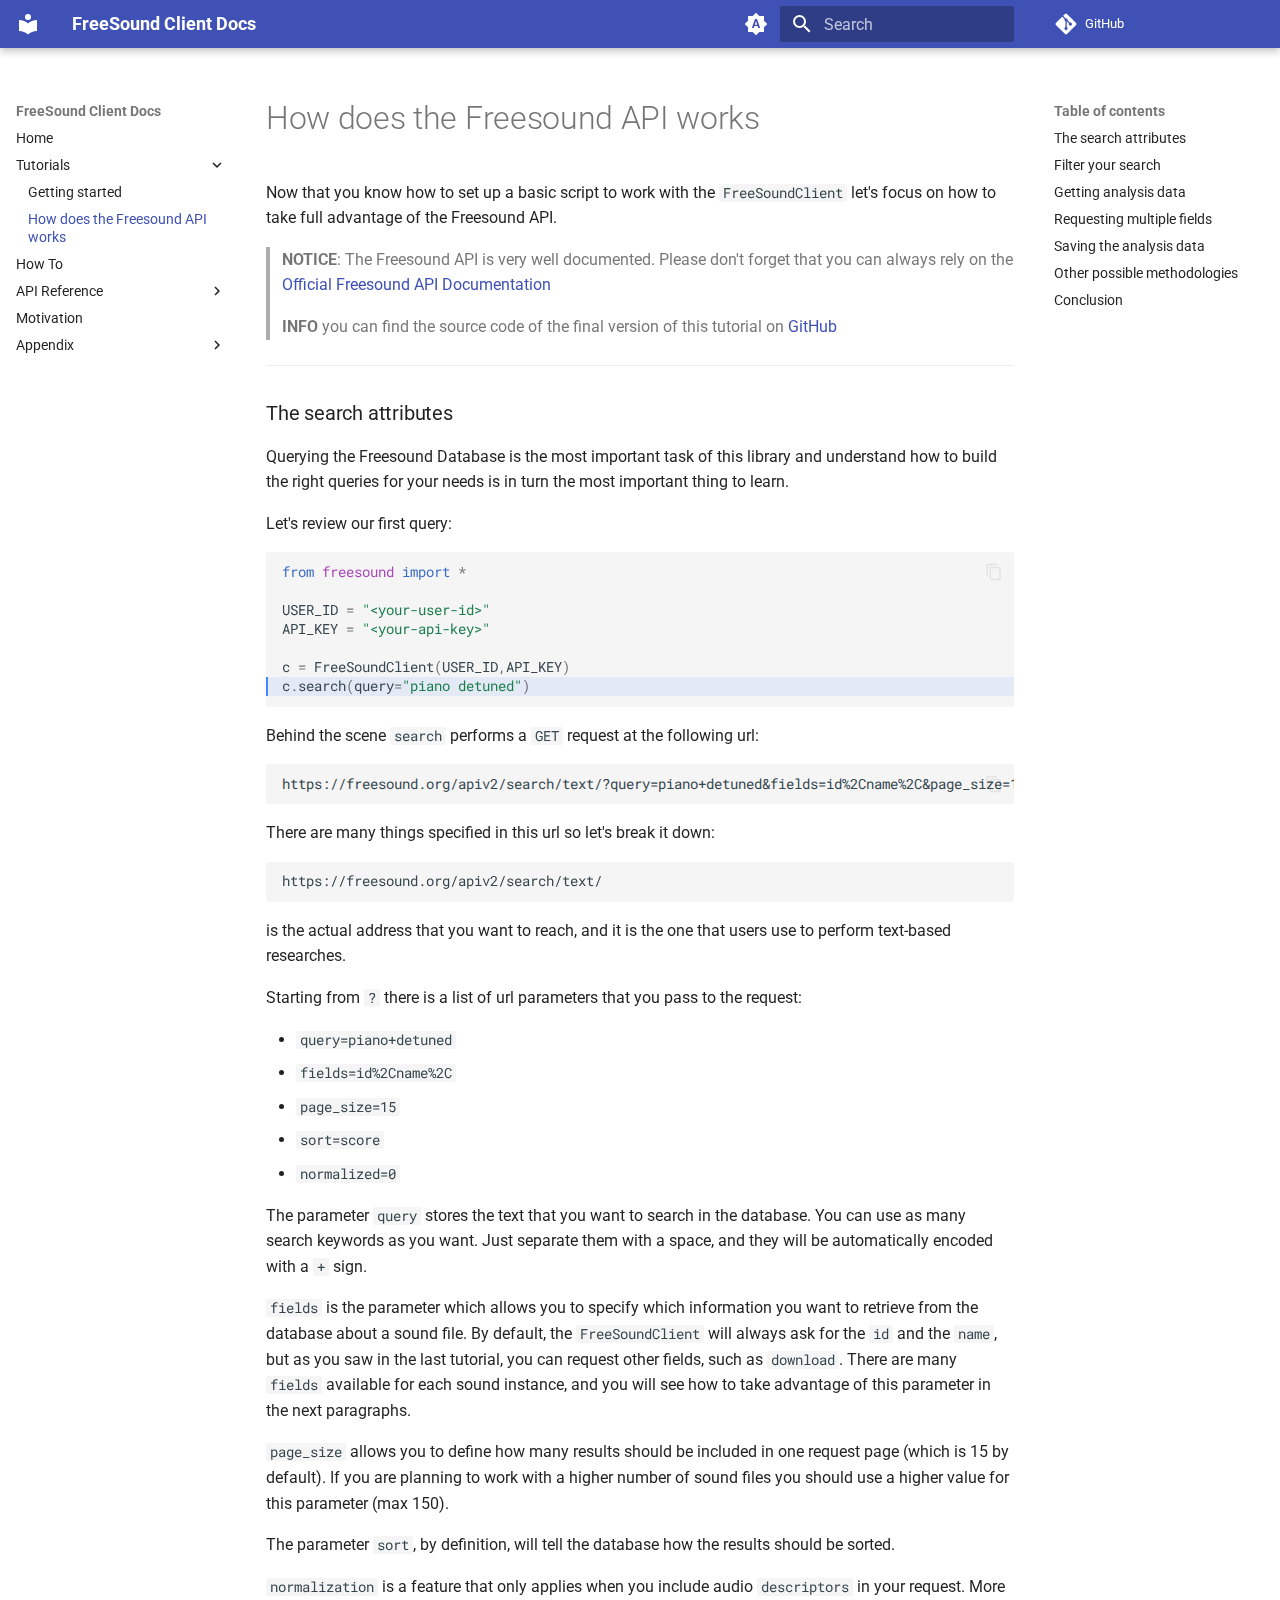
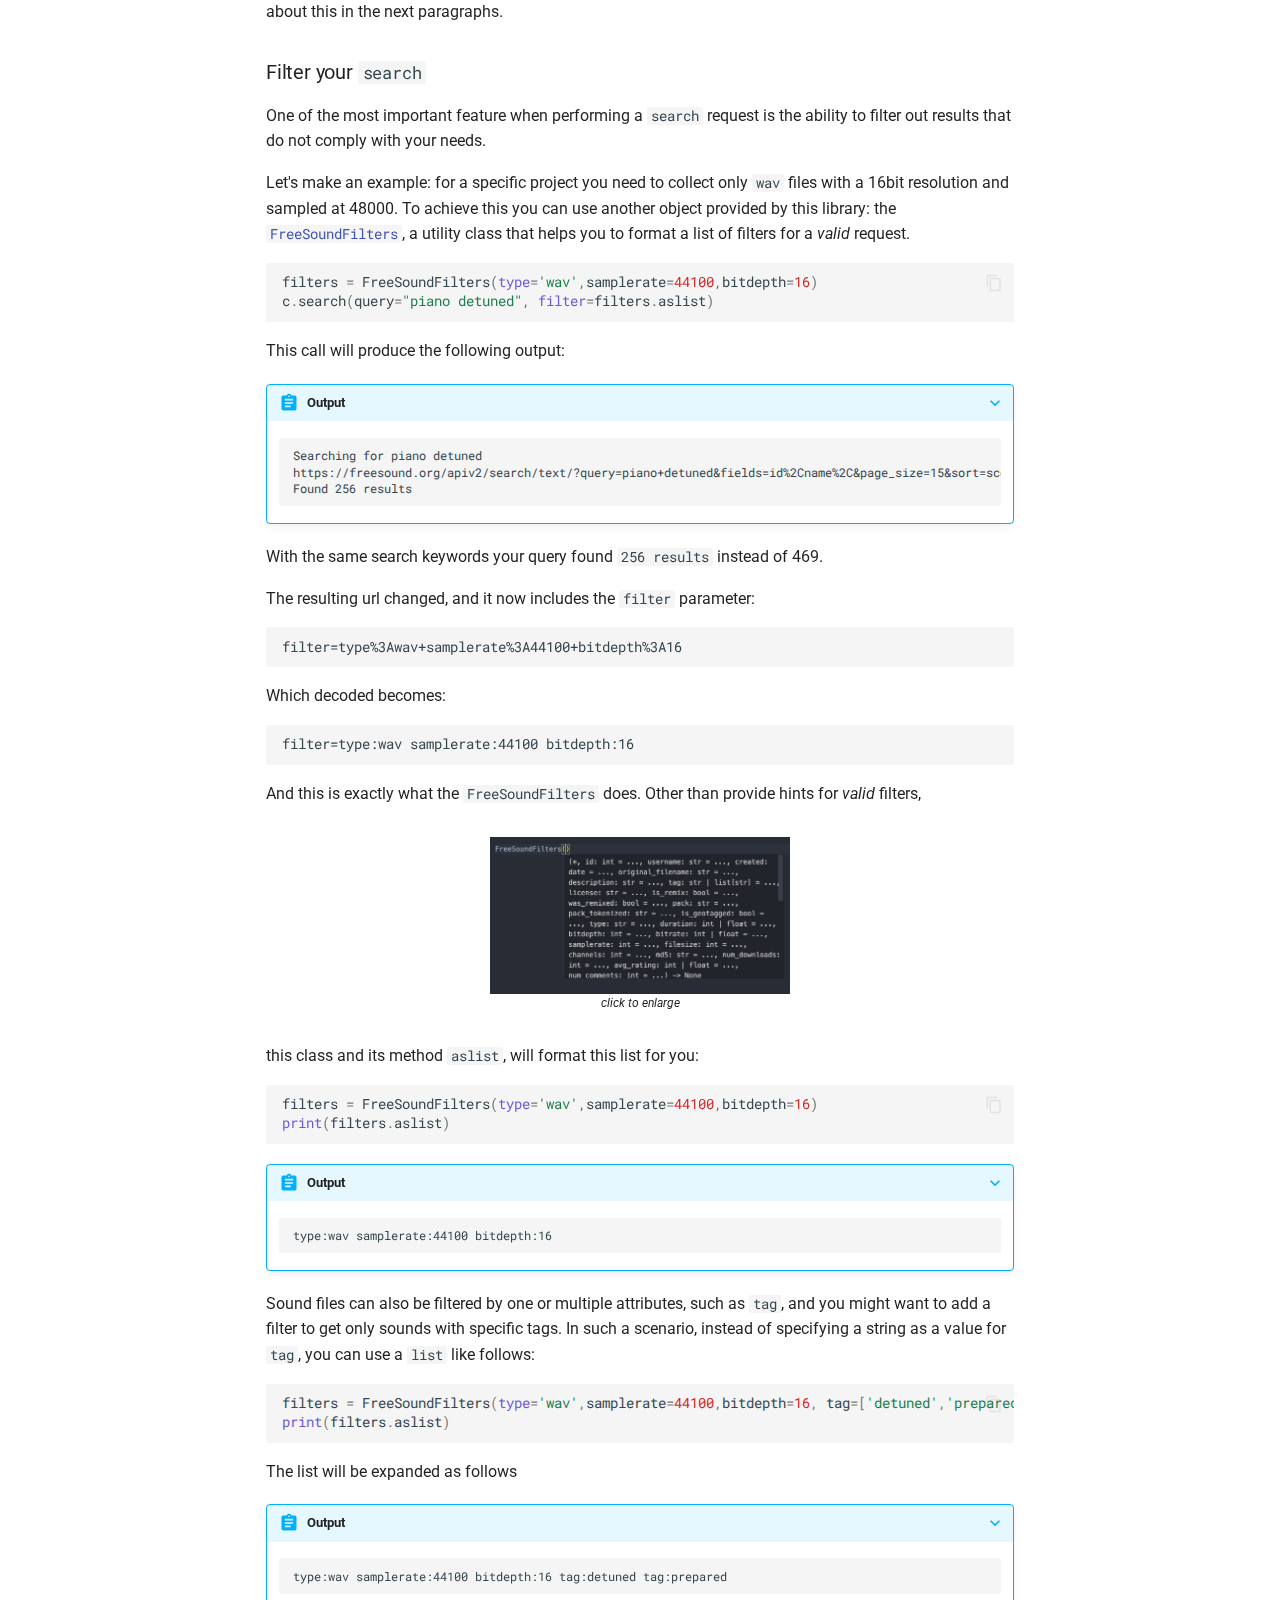
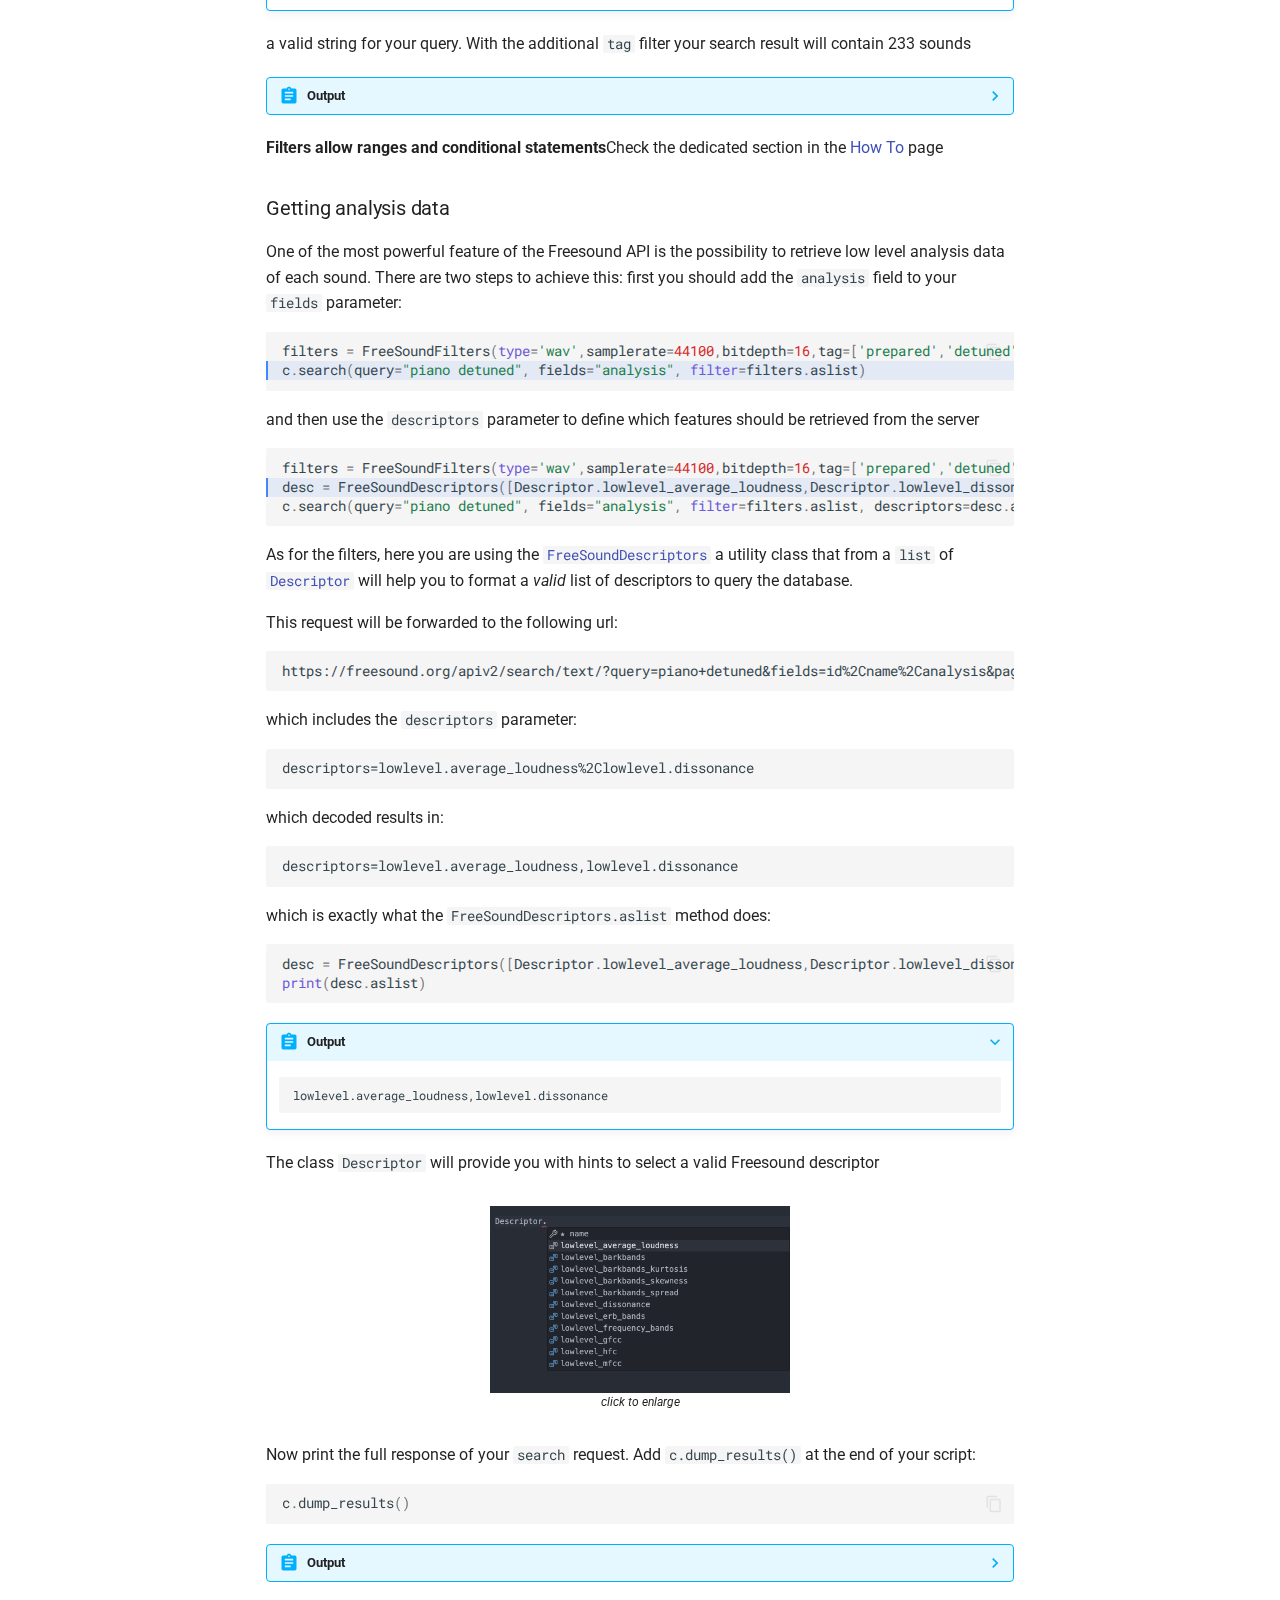
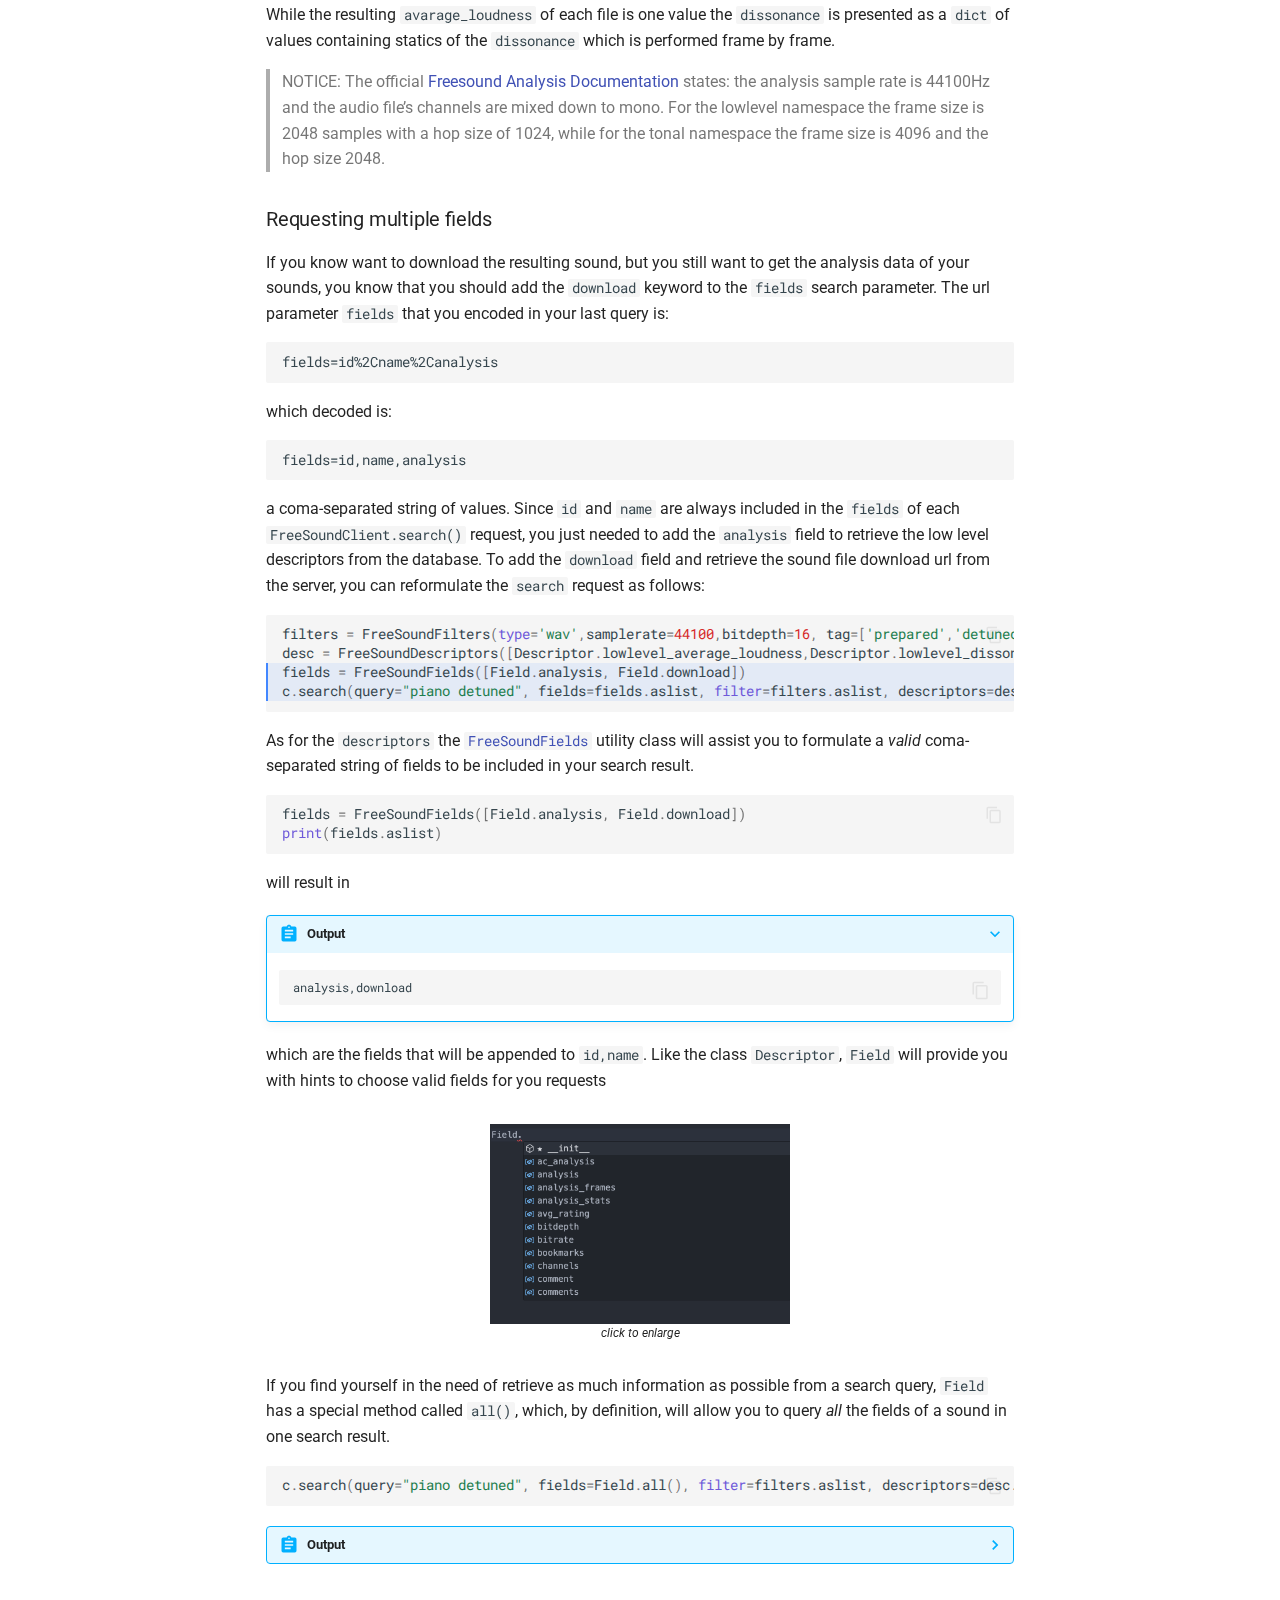
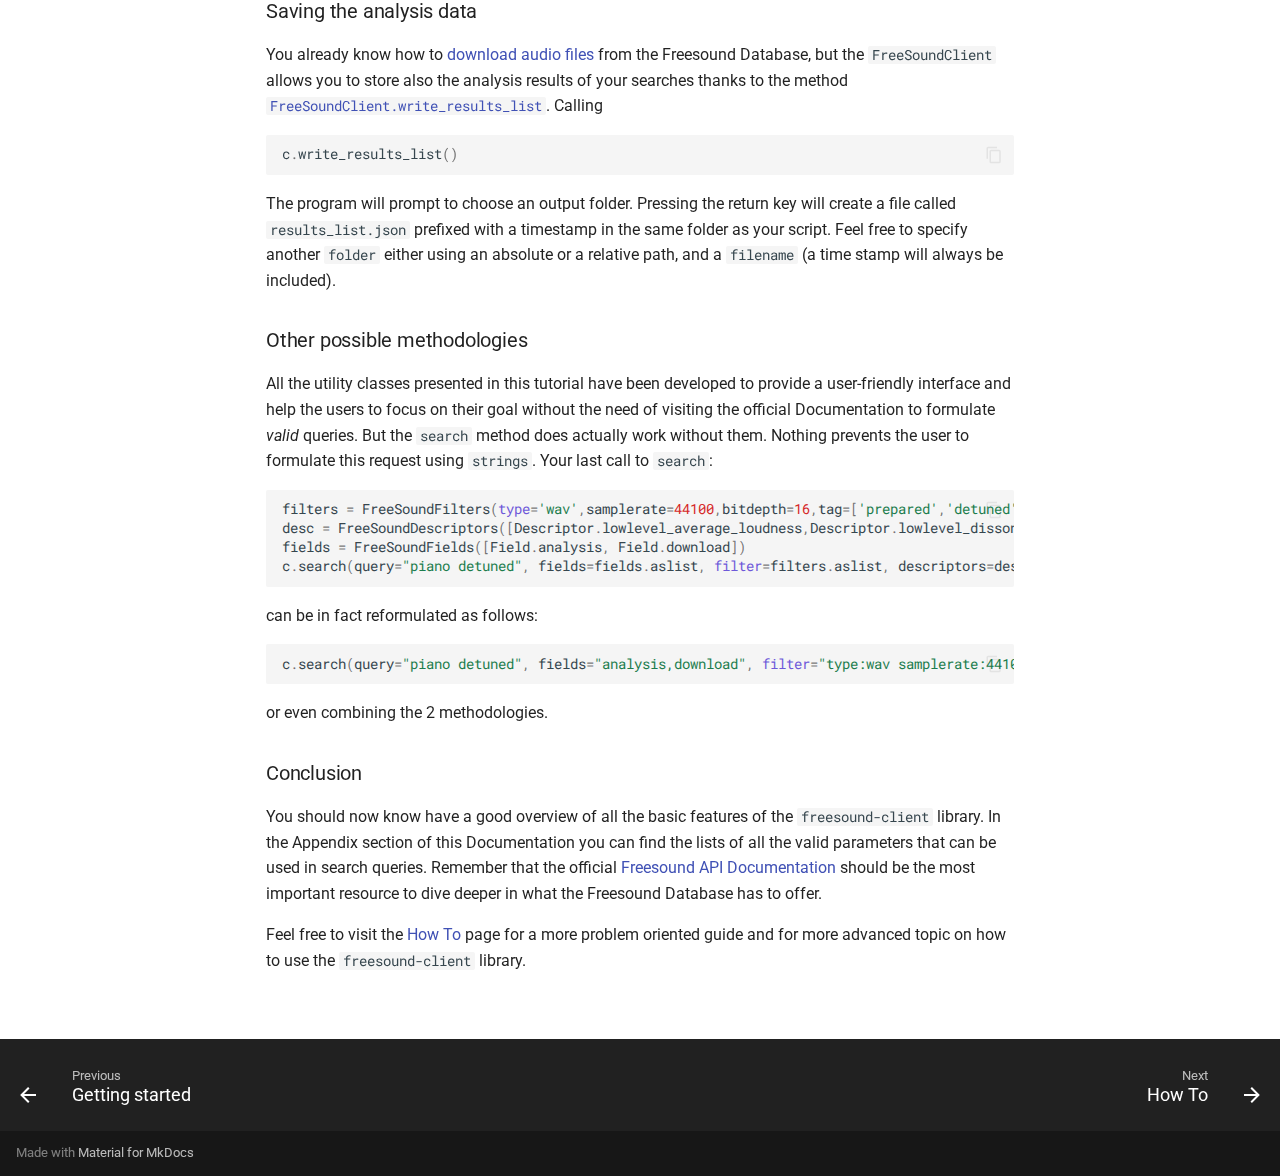
<file: tutorials/tutorial-freesound/index.html>
<!doctype html>
<html lang="en" class="no-js">
  <head>
    
      <meta charset="utf-8">
      <meta name="viewport" content="width=device-width,initial-scale=1">
      
      
      
        <link rel="canonical" href="https://github.com/ddgg-el/freesound-client/tutorials/tutorial-freesound/">
      
      
        <link rel="prev" href="../tutorial-basics/">
      
      
        <link rel="next" href="../../how-to-guide/">
      
      
      <link rel="icon" href="../../assets/images/favicon.png">
      <meta name="generator" content="mkdocs-1.5.3, mkdocs-material-9.5.10">
    
    
      
        <title>How does the Freesound API works - FreeSound Client Docs</title>
      
    
    
      <link rel="stylesheet" href="../../assets/stylesheets/main.7e359304.min.css">
      
        
        <link rel="stylesheet" href="../../assets/stylesheets/palette.06af60db.min.css">
      
      


    
    
      
    
    
      
        
        
        <link rel="preconnect" href="https://fonts.gstatic.com" crossorigin>
        <link rel="stylesheet" href="https://fonts.googleapis.com/css?family=Roboto:300,300i,400,400i,700,700i%7CRoboto+Mono:400,400i,700,700i&display=fallback">
        <style>:root{--md-text-font:"Roboto";--md-code-font:"Roboto Mono"}</style>
      
    
    
      <link rel="stylesheet" href="../../assets/_mkdocstrings.css">
    
      <link rel="stylesheet" href="../../stylesheets/extra.css">
    
    <script>__md_scope=new URL("../..",location),__md_hash=e=>[...e].reduce((e,_)=>(e<<5)-e+_.charCodeAt(0),0),__md_get=(e,_=localStorage,t=__md_scope)=>JSON.parse(_.getItem(t.pathname+"."+e)),__md_set=(e,_,t=localStorage,a=__md_scope)=>{try{t.setItem(a.pathname+"."+e,JSON.stringify(_))}catch(e){}}</script>
    
      

    
    
    
   <link href="../../assets/stylesheets/glightbox.min.css" rel="stylesheet"/><style>
    html.glightbox-open { overflow: initial; height: 100%; }
    .gslide-title { margin-top: 0px; user-select: text; }
    .gslide-desc { color: #666; user-select: text; }
    .gslide-image img { background: white; }
    .gscrollbar-fixer { padding-right: 15px; }
    .gdesc-inner { font-size: 0.75rem; }
    body[data-md-color-scheme="slate"] .gdesc-inner { background: var(--md-default-bg-color);}
    body[data-md-color-scheme="slate"] .gslide-title { color: var(--md-default-fg-color);}
    body[data-md-color-scheme="slate"] .gslide-desc { color: var(--md-default-fg-color);}</style> <script src="../../assets/javascripts/glightbox.min.js"></script></head>
  
  
    
    
      
    
    
    
    
    <body dir="ltr" data-md-color-scheme="default" data-md-color-primary="indigo" data-md-color-accent="indigo">
  
    
    <input class="md-toggle" data-md-toggle="drawer" type="checkbox" id="__drawer" autocomplete="off">
    <input class="md-toggle" data-md-toggle="search" type="checkbox" id="__search" autocomplete="off">
    <label class="md-overlay" for="__drawer"></label>
    <div data-md-component="skip">
      
        
        <a href="#the-search-attributes" class="md-skip">
          Skip to content
        </a>
      
    </div>
    <div data-md-component="announce">
      
    </div>
    
    
      

  

<header class="md-header md-header--shadow" data-md-component="header">
  <nav class="md-header__inner md-grid" aria-label="Header">
    <a href="../.." title="FreeSound Client Docs" class="md-header__button md-logo" aria-label="FreeSound Client Docs" data-md-component="logo">
      
  
  <svg xmlns="http://www.w3.org/2000/svg" viewBox="0 0 24 24"><path d="M12 8a3 3 0 0 0 3-3 3 3 0 0 0-3-3 3 3 0 0 0-3 3 3 3 0 0 0 3 3m0 3.54C9.64 9.35 6.5 8 3 8v11c3.5 0 6.64 1.35 9 3.54 2.36-2.19 5.5-3.54 9-3.54V8c-3.5 0-6.64 1.35-9 3.54Z"/></svg>

    </a>
    <label class="md-header__button md-icon" for="__drawer">
      
      <svg xmlns="http://www.w3.org/2000/svg" viewBox="0 0 24 24"><path d="M3 6h18v2H3V6m0 5h18v2H3v-2m0 5h18v2H3v-2Z"/></svg>
    </label>
    <div class="md-header__title" data-md-component="header-title">
      <div class="md-header__ellipsis">
        <div class="md-header__topic">
          <span class="md-ellipsis">
            FreeSound Client Docs
          </span>
        </div>
        <div class="md-header__topic" data-md-component="header-topic">
          <span class="md-ellipsis">
            
              How does the Freesound API works
            
          </span>
        </div>
      </div>
    </div>
    
      
        <form class="md-header__option" data-md-component="palette">
  
    
    
    
    <input class="md-option" data-md-color-media="(prefers-color-scheme)" data-md-color-scheme="default" data-md-color-primary="indigo" data-md-color-accent="indigo"  aria-label="Switch to light mode"  type="radio" name="__palette" id="__palette_0">
    
      <label class="md-header__button md-icon" title="Switch to light mode" for="__palette_1" hidden>
        <svg xmlns="http://www.w3.org/2000/svg" viewBox="0 0 24 24"><path d="m14.3 16-.7-2h-3.2l-.7 2H7.8L11 7h2l3.2 9h-1.9M20 8.69V4h-4.69L12 .69 8.69 4H4v4.69L.69 12 4 15.31V20h4.69L12 23.31 15.31 20H20v-4.69L23.31 12 20 8.69m-9.15 3.96h2.3L12 9l-1.15 3.65Z"/></svg>
      </label>
    
  
    
    
    
    <input class="md-option" data-md-color-media="(prefers-color-scheme: light)" data-md-color-scheme="default" data-md-color-primary="indigo" data-md-color-accent="indigo"  aria-label="Switch to dark mode"  type="radio" name="__palette" id="__palette_1">
    
      <label class="md-header__button md-icon" title="Switch to dark mode" for="__palette_2" hidden>
        <svg xmlns="http://www.w3.org/2000/svg" viewBox="0 0 24 24"><path d="M12 2a7 7 0 0 0-7 7c0 2.38 1.19 4.47 3 5.74V17a1 1 0 0 0 1 1h6a1 1 0 0 0 1-1v-2.26c1.81-1.27 3-3.36 3-5.74a7 7 0 0 0-7-7M9 21a1 1 0 0 0 1 1h4a1 1 0 0 0 1-1v-1H9v1Z"/></svg>
      </label>
    
  
    
    
    
    <input class="md-option" data-md-color-media="(prefers-color-scheme: light)" data-md-color-scheme="slate" data-md-color-primary="indigo" data-md-color-accent="indigo"  aria-label="Switch to light mode"  type="radio" name="__palette" id="__palette_2">
    
      <label class="md-header__button md-icon" title="Switch to light mode" for="__palette_0" hidden>
        <svg xmlns="http://www.w3.org/2000/svg" viewBox="0 0 24 24"><path d="M12 2a7 7 0 0 1 7 7c0 2.38-1.19 4.47-3 5.74V17a1 1 0 0 1-1 1H9a1 1 0 0 1-1-1v-2.26C6.19 13.47 5 11.38 5 9a7 7 0 0 1 7-7M9 21v-1h6v1a1 1 0 0 1-1 1h-4a1 1 0 0 1-1-1m3-17a5 5 0 0 0-5 5c0 2.05 1.23 3.81 3 4.58V16h4v-2.42c1.77-.77 3-2.53 3-4.58a5 5 0 0 0-5-5Z"/></svg>
      </label>
    
  
</form>
      
    
    
      <script>var media,input,key,value,palette=__md_get("__palette");if(palette&&palette.color){"(prefers-color-scheme)"===palette.color.media&&(media=matchMedia("(prefers-color-scheme: light)"),input=document.querySelector(media.matches?"[data-md-color-media='(prefers-color-scheme: light)']":"[data-md-color-media='(prefers-color-scheme: dark)']"),palette.color.media=input.getAttribute("data-md-color-media"),palette.color.scheme=input.getAttribute("data-md-color-scheme"),palette.color.primary=input.getAttribute("data-md-color-primary"),palette.color.accent=input.getAttribute("data-md-color-accent"));for([key,value]of Object.entries(palette.color))document.body.setAttribute("data-md-color-"+key,value)}</script>
    
    
    
      <label class="md-header__button md-icon" for="__search">
        
        <svg xmlns="http://www.w3.org/2000/svg" viewBox="0 0 24 24"><path d="M9.5 3A6.5 6.5 0 0 1 16 9.5c0 1.61-.59 3.09-1.56 4.23l.27.27h.79l5 5-1.5 1.5-5-5v-.79l-.27-.27A6.516 6.516 0 0 1 9.5 16 6.5 6.5 0 0 1 3 9.5 6.5 6.5 0 0 1 9.5 3m0 2C7 5 5 7 5 9.5S7 14 9.5 14 14 12 14 9.5 12 5 9.5 5Z"/></svg>
      </label>
      <div class="md-search" data-md-component="search" role="dialog">
  <label class="md-search__overlay" for="__search"></label>
  <div class="md-search__inner" role="search">
    <form class="md-search__form" name="search">
      <input type="text" class="md-search__input" name="query" aria-label="Search" placeholder="Search" autocapitalize="off" autocorrect="off" autocomplete="off" spellcheck="false" data-md-component="search-query" required>
      <label class="md-search__icon md-icon" for="__search">
        
        <svg xmlns="http://www.w3.org/2000/svg" viewBox="0 0 24 24"><path d="M9.5 3A6.5 6.5 0 0 1 16 9.5c0 1.61-.59 3.09-1.56 4.23l.27.27h.79l5 5-1.5 1.5-5-5v-.79l-.27-.27A6.516 6.516 0 0 1 9.5 16 6.5 6.5 0 0 1 3 9.5 6.5 6.5 0 0 1 9.5 3m0 2C7 5 5 7 5 9.5S7 14 9.5 14 14 12 14 9.5 12 5 9.5 5Z"/></svg>
        
        <svg xmlns="http://www.w3.org/2000/svg" viewBox="0 0 24 24"><path d="M20 11v2H8l5.5 5.5-1.42 1.42L4.16 12l7.92-7.92L13.5 5.5 8 11h12Z"/></svg>
      </label>
      <nav class="md-search__options" aria-label="Search">
        
        <button type="reset" class="md-search__icon md-icon" title="Clear" aria-label="Clear" tabindex="-1">
          
          <svg xmlns="http://www.w3.org/2000/svg" viewBox="0 0 24 24"><path d="M19 6.41 17.59 5 12 10.59 6.41 5 5 6.41 10.59 12 5 17.59 6.41 19 12 13.41 17.59 19 19 17.59 13.41 12 19 6.41Z"/></svg>
        </button>
      </nav>
      
        <div class="md-search__suggest" data-md-component="search-suggest"></div>
      
    </form>
    <div class="md-search__output">
      <div class="md-search__scrollwrap" data-md-scrollfix>
        <div class="md-search-result" data-md-component="search-result">
          <div class="md-search-result__meta">
            Initializing search
          </div>
          <ol class="md-search-result__list" role="presentation"></ol>
        </div>
      </div>
    </div>
  </div>
</div>
    
    
      <div class="md-header__source">
        <a href="https://github.com/ddgg-el/freesound-client" title="Go to repository" class="md-source" data-md-component="source">
  <div class="md-source__icon md-icon">
    
    <svg xmlns="http://www.w3.org/2000/svg" viewBox="0 0 448 512"><!--! Font Awesome Free 6.5.1 by @fontawesome - https://fontawesome.com License - https://fontawesome.com/license/free (Icons: CC BY 4.0, Fonts: SIL OFL 1.1, Code: MIT License) Copyright 2023 Fonticons, Inc.--><path d="M439.55 236.05 244 40.45a28.87 28.87 0 0 0-40.81 0l-40.66 40.63 51.52 51.52c27.06-9.14 52.68 16.77 43.39 43.68l49.66 49.66c34.23-11.8 61.18 31 35.47 56.69-26.49 26.49-70.21-2.87-56-37.34L240.22 199v121.85c25.3 12.54 22.26 41.85 9.08 55a34.34 34.34 0 0 1-48.55 0c-17.57-17.6-11.07-46.91 11.25-56v-123c-20.8-8.51-24.6-30.74-18.64-45L142.57 101 8.45 235.14a28.86 28.86 0 0 0 0 40.81l195.61 195.6a28.86 28.86 0 0 0 40.8 0l194.69-194.69a28.86 28.86 0 0 0 0-40.81z"/></svg>
  </div>
  <div class="md-source__repository">
    GitHub
  </div>
</a>
      </div>
    
  </nav>
  
</header>
    
    <div class="md-container" data-md-component="container">
      
      
        
          
        
      
      <main class="md-main" data-md-component="main">
        <div class="md-main__inner md-grid">
          
            
              
              <div class="md-sidebar md-sidebar--primary" data-md-component="sidebar" data-md-type="navigation" >
                <div class="md-sidebar__scrollwrap">
                  <div class="md-sidebar__inner">
                    



<nav class="md-nav md-nav--primary" aria-label="Navigation" data-md-level="0">
  <label class="md-nav__title" for="__drawer">
    <a href="../.." title="FreeSound Client Docs" class="md-nav__button md-logo" aria-label="FreeSound Client Docs" data-md-component="logo">
      
  
  <svg xmlns="http://www.w3.org/2000/svg" viewBox="0 0 24 24"><path d="M12 8a3 3 0 0 0 3-3 3 3 0 0 0-3-3 3 3 0 0 0-3 3 3 3 0 0 0 3 3m0 3.54C9.64 9.35 6.5 8 3 8v11c3.5 0 6.64 1.35 9 3.54 2.36-2.19 5.5-3.54 9-3.54V8c-3.5 0-6.64 1.35-9 3.54Z"/></svg>

    </a>
    FreeSound Client Docs
  </label>
  
    <div class="md-nav__source">
      <a href="https://github.com/ddgg-el/freesound-client" title="Go to repository" class="md-source" data-md-component="source">
  <div class="md-source__icon md-icon">
    
    <svg xmlns="http://www.w3.org/2000/svg" viewBox="0 0 448 512"><!--! Font Awesome Free 6.5.1 by @fontawesome - https://fontawesome.com License - https://fontawesome.com/license/free (Icons: CC BY 4.0, Fonts: SIL OFL 1.1, Code: MIT License) Copyright 2023 Fonticons, Inc.--><path d="M439.55 236.05 244 40.45a28.87 28.87 0 0 0-40.81 0l-40.66 40.63 51.52 51.52c27.06-9.14 52.68 16.77 43.39 43.68l49.66 49.66c34.23-11.8 61.18 31 35.47 56.69-26.49 26.49-70.21-2.87-56-37.34L240.22 199v121.85c25.3 12.54 22.26 41.85 9.08 55a34.34 34.34 0 0 1-48.55 0c-17.57-17.6-11.07-46.91 11.25-56v-123c-20.8-8.51-24.6-30.74-18.64-45L142.57 101 8.45 235.14a28.86 28.86 0 0 0 0 40.81l195.61 195.6a28.86 28.86 0 0 0 40.8 0l194.69-194.69a28.86 28.86 0 0 0 0-40.81z"/></svg>
  </div>
  <div class="md-source__repository">
    GitHub
  </div>
</a>
    </div>
  
  <ul class="md-nav__list" data-md-scrollfix>
    
      
      
  
  
  
  
    <li class="md-nav__item">
      <a href="../.." class="md-nav__link">
        
  
  <span class="md-ellipsis">
    Home
  </span>
  

      </a>
    </li>
  

    
      
      
  
  
    
  
  
  
    
    
    
    
    <li class="md-nav__item md-nav__item--active md-nav__item--nested">
      
        
        
        <input class="md-nav__toggle md-toggle " type="checkbox" id="__nav_2" checked>
        
          
          <label class="md-nav__link" for="__nav_2" id="__nav_2_label" tabindex="0">
            
  
  <span class="md-ellipsis">
    Tutorials
  </span>
  

            <span class="md-nav__icon md-icon"></span>
          </label>
        
        <nav class="md-nav" data-md-level="1" aria-labelledby="__nav_2_label" aria-expanded="true">
          <label class="md-nav__title" for="__nav_2">
            <span class="md-nav__icon md-icon"></span>
            Tutorials
          </label>
          <ul class="md-nav__list" data-md-scrollfix>
            
              
                
  
  
  
  
    <li class="md-nav__item">
      <a href="../tutorial-basics/" class="md-nav__link">
        
  
  <span class="md-ellipsis">
    Getting started
  </span>
  

      </a>
    </li>
  

              
            
              
                
  
  
    
  
  
  
    <li class="md-nav__item md-nav__item--active">
      
      <input class="md-nav__toggle md-toggle" type="checkbox" id="__toc">
      
      
      
        <label class="md-nav__link md-nav__link--active" for="__toc">
          
  
  <span class="md-ellipsis">
    How does the Freesound API works
  </span>
  

          <span class="md-nav__icon md-icon"></span>
        </label>
      
      <a href="./" class="md-nav__link md-nav__link--active">
        
  
  <span class="md-ellipsis">
    How does the Freesound API works
  </span>
  

      </a>
      
        

<nav class="md-nav md-nav--secondary" aria-label="Table of contents">
  
  
  
  
    <label class="md-nav__title" for="__toc">
      <span class="md-nav__icon md-icon"></span>
      Table of contents
    </label>
    <ul class="md-nav__list" data-md-component="toc" data-md-scrollfix>
      
        <li class="md-nav__item">
  <a href="#the-search-attributes" class="md-nav__link">
    <span class="md-ellipsis">
      The search attributes
    </span>
  </a>
  
</li>
      
        <li class="md-nav__item">
  <a href="#filter-your-search" class="md-nav__link">
    <span class="md-ellipsis">
      Filter your search
    </span>
  </a>
  
</li>
      
        <li class="md-nav__item">
  <a href="#getting-analysis-data" class="md-nav__link">
    <span class="md-ellipsis">
      Getting analysis data
    </span>
  </a>
  
</li>
      
        <li class="md-nav__item">
  <a href="#requesting-multiple-fields" class="md-nav__link">
    <span class="md-ellipsis">
      Requesting multiple fields
    </span>
  </a>
  
</li>
      
        <li class="md-nav__item">
  <a href="#saving-the-analysis-data" class="md-nav__link">
    <span class="md-ellipsis">
      Saving the analysis data
    </span>
  </a>
  
</li>
      
        <li class="md-nav__item">
  <a href="#other-possible-methodologies" class="md-nav__link">
    <span class="md-ellipsis">
      Other possible methodologies
    </span>
  </a>
  
</li>
      
        <li class="md-nav__item">
  <a href="#conclusion" class="md-nav__link">
    <span class="md-ellipsis">
      Conclusion
    </span>
  </a>
  
</li>
      
    </ul>
  
</nav>
      
    </li>
  

              
            
          </ul>
        </nav>
      
    </li>
  

    
      
      
  
  
  
  
    <li class="md-nav__item">
      <a href="../../how-to-guide/" class="md-nav__link">
        
  
  <span class="md-ellipsis">
    How To
  </span>
  

      </a>
    </li>
  

    
      
      
  
  
  
  
    
    
    
    
    <li class="md-nav__item md-nav__item--nested">
      
        
        
        <input class="md-nav__toggle md-toggle " type="checkbox" id="__nav_4" >
        
          
          <label class="md-nav__link" for="__nav_4" id="__nav_4_label" tabindex="0">
            
  
  <span class="md-ellipsis">
    API Reference
  </span>
  

            <span class="md-nav__icon md-icon"></span>
          </label>
        
        <nav class="md-nav" data-md-level="1" aria-labelledby="__nav_4_label" aria-expanded="false">
          <label class="md-nav__title" for="__nav_4">
            <span class="md-nav__icon md-icon"></span>
            API Reference
          </label>
          <ul class="md-nav__list" data-md-scrollfix>
            
              
                
  
  
  
  
    <li class="md-nav__item">
      <a href="../../api/api-reference/" class="md-nav__link">
        
  
  <span class="md-ellipsis">
    Overview
  </span>
  

      </a>
    </li>
  

              
            
              
                
  
  
  
  
    <li class="md-nav__item">
      <a href="../../api/api-client/" class="md-nav__link">
        
  
  <span class="md-ellipsis">
    FreeSoundClient
  </span>
  

      </a>
    </li>
  

              
            
              
                
  
  
  
  
    <li class="md-nav__item">
      <a href="../../api/api-utilities/" class="md-nav__link">
        
  
  <span class="md-ellipsis">
    Utilities
  </span>
  

      </a>
    </li>
  

              
            
              
                
  
  
  
  
    <li class="md-nav__item">
      <a href="../../api/api-fs-api/" class="md-nav__link">
        
  
  <span class="md-ellipsis">
    freesound-api
  </span>
  

      </a>
    </li>
  

              
            
          </ul>
        </nav>
      
    </li>
  

    
      
      
  
  
  
  
    <li class="md-nav__item">
      <a href="../../motivation/" class="md-nav__link">
        
  
  <span class="md-ellipsis">
    Motivation
  </span>
  

      </a>
    </li>
  

    
      
      
  
  
  
  
    
    
    
    
    <li class="md-nav__item md-nav__item--nested">
      
        
        
        <input class="md-nav__toggle md-toggle " type="checkbox" id="__nav_6" >
        
          
          <label class="md-nav__link" for="__nav_6" id="__nav_6_label" tabindex="0">
            
  
  <span class="md-ellipsis">
    Appendix
  </span>
  

            <span class="md-nav__icon md-icon"></span>
          </label>
        
        <nav class="md-nav" data-md-level="1" aria-labelledby="__nav_6_label" aria-expanded="false">
          <label class="md-nav__title" for="__nav_6">
            <span class="md-nav__icon md-icon"></span>
            Appendix
          </label>
          <ul class="md-nav__list" data-md-scrollfix>
            
              
                
  
  
  
  
    <li class="md-nav__item">
      <a href="../../appendix/missing-features/" class="md-nav__link">
        
  
  <span class="md-ellipsis">
    Missing Features
  </span>
  

      </a>
    </li>
  

              
            
              
                
  
  
  
  
    <li class="md-nav__item">
      <a href="../../appendix/query-examples/" class="md-nav__link">
        
  
  <span class="md-ellipsis">
    Search Examples
  </span>
  

      </a>
    </li>
  

              
            
              
                
  
  
  
  
    
    
    
    
    <li class="md-nav__item md-nav__item--nested">
      
        
        
        <input class="md-nav__toggle md-toggle " type="checkbox" id="__nav_6_3" >
        
          
          <label class="md-nav__link" for="__nav_6_3" id="__nav_6_3_label" tabindex="0">
            
  
  <span class="md-ellipsis">
    Lists
  </span>
  

            <span class="md-nav__icon md-icon"></span>
          </label>
        
        <nav class="md-nav" data-md-level="2" aria-labelledby="__nav_6_3_label" aria-expanded="false">
          <label class="md-nav__title" for="__nav_6_3">
            <span class="md-nav__icon md-icon"></span>
            Lists
          </label>
          <ul class="md-nav__list" data-md-scrollfix>
            
              
                
  
  
  
  
    <li class="md-nav__item">
      <a href="../../appendix/fields-list/" class="md-nav__link">
        
  
  <span class="md-ellipsis">
    Fields
  </span>
  

      </a>
    </li>
  

              
            
              
                
  
  
  
  
    <li class="md-nav__item">
      <a href="../../appendix/descriptors-list/" class="md-nav__link">
        
  
  <span class="md-ellipsis">
    Descriptors
  </span>
  

      </a>
    </li>
  

              
            
              
                
  
  
  
  
    <li class="md-nav__item">
      <a href="../../appendix/filters-list/" class="md-nav__link">
        
  
  <span class="md-ellipsis">
    Filters
  </span>
  

      </a>
    </li>
  

              
            
          </ul>
        </nav>
      
    </li>
  

              
            
          </ul>
        </nav>
      
    </li>
  

    
  </ul>
</nav>
                  </div>
                </div>
              </div>
            
            
              
              <div class="md-sidebar md-sidebar--secondary" data-md-component="sidebar" data-md-type="toc" >
                <div class="md-sidebar__scrollwrap">
                  <div class="md-sidebar__inner">
                    

<nav class="md-nav md-nav--secondary" aria-label="Table of contents">
  
  
  
  
    <label class="md-nav__title" for="__toc">
      <span class="md-nav__icon md-icon"></span>
      Table of contents
    </label>
    <ul class="md-nav__list" data-md-component="toc" data-md-scrollfix>
      
        <li class="md-nav__item">
  <a href="#the-search-attributes" class="md-nav__link">
    <span class="md-ellipsis">
      The search attributes
    </span>
  </a>
  
</li>
      
        <li class="md-nav__item">
  <a href="#filter-your-search" class="md-nav__link">
    <span class="md-ellipsis">
      Filter your search
    </span>
  </a>
  
</li>
      
        <li class="md-nav__item">
  <a href="#getting-analysis-data" class="md-nav__link">
    <span class="md-ellipsis">
      Getting analysis data
    </span>
  </a>
  
</li>
      
        <li class="md-nav__item">
  <a href="#requesting-multiple-fields" class="md-nav__link">
    <span class="md-ellipsis">
      Requesting multiple fields
    </span>
  </a>
  
</li>
      
        <li class="md-nav__item">
  <a href="#saving-the-analysis-data" class="md-nav__link">
    <span class="md-ellipsis">
      Saving the analysis data
    </span>
  </a>
  
</li>
      
        <li class="md-nav__item">
  <a href="#other-possible-methodologies" class="md-nav__link">
    <span class="md-ellipsis">
      Other possible methodologies
    </span>
  </a>
  
</li>
      
        <li class="md-nav__item">
  <a href="#conclusion" class="md-nav__link">
    <span class="md-ellipsis">
      Conclusion
    </span>
  </a>
  
</li>
      
    </ul>
  
</nav>
                  </div>
                </div>
              </div>
            
          
          
            <div class="md-content" data-md-component="content">
              <article class="md-content__inner md-typeset">
                
                  

  
  


  <h1>How does the Freesound API works</h1>

<p>Now that you know how to set up a basic script to work with the <code>FreeSoundClient</code> let's focus on how to take full advantage of the Freesound API.</p>
<blockquote>
<p><strong>NOTICE</strong>: The Freesound API is very well documented. Please don't forget that you can always rely on the <a href="https://freesound.org/docs/api/">Official Freesound API Documentation</a></p>
<p><strong>INFO</strong> you can find the source code of the final version of this tutorial on <a href="https://github.com/ddgg-el/freesound-client/tree/main/tutorials">GitHub</a></p>
</blockquote>
<hr />
<h3 id="the-search-attributes">The search attributes</h3>
<p>Querying the Freesound Database is the most important task of this library and understand how to build the right queries for your needs is in turn the most important thing to learn.</p>
<p>Let's review our first query:
<div class="highlight"><pre><span></span><code><span class="kn">from</span> <span class="nn">freesound</span> <span class="kn">import</span> <span class="o">*</span>

<span class="n">USER_ID</span> <span class="o">=</span> <span class="s2">&quot;&lt;your-user-id&gt;&quot;</span>
<span class="n">API_KEY</span> <span class="o">=</span> <span class="s2">&quot;&lt;your-api-key&gt;&quot;</span>

<span class="n">c</span> <span class="o">=</span> <span class="n">FreeSoundClient</span><span class="p">(</span><span class="n">USER_ID</span><span class="p">,</span><span class="n">API_KEY</span><span class="p">)</span>
<span class="hll"><span class="n">c</span><span class="o">.</span><span class="n">search</span><span class="p">(</span><span class="n">query</span><span class="o">=</span><span class="s2">&quot;piano detuned&quot;</span><span class="p">)</span>
</span></code></pre></div>
Behind the scene <code>search</code> performs a <code>GET</code> request at the following url:
<div class="highlight"><pre><span></span><code>https://freesound.org/apiv2/search/text/?query=piano+detuned&amp;fields=id%2Cname%2C&amp;page_size=15&amp;sort=score&amp;normalized=0
</code></pre></div>
There are many things specified in this url so let's break it down:
<div class="no-copy highlight"><pre><span></span><code>https://freesound.org/apiv2/search/text/
</code></pre></div>
is the actual address that you want to reach, and it is the one that users use to perform text-based researches.</p>
<p>Starting from <code>?</code> there is a list of url parameters that you pass to the request:</p>
<ul>
<li><code>query=piano+detuned</code> </li>
<li><code>fields=id%2Cname%2C</code> </li>
<li><code>page_size=15</code></li>
<li><code>sort=score</code></li>
<li><code>normalized=0</code></li>
</ul>
<p>The parameter <code>query</code> stores the text that you want to search in the database. You can use as many search keywords as you want. Just separate them with a space, and they will be automatically encoded with a <code>+</code> sign.</p>
<p><code>fields</code> is the parameter which allows you to specify which information you want to retrieve from the database about a sound file. By default, the <code>FreeSoundClient</code> will always ask for the <code>id</code> and the <code>name</code>, but as you saw in the last tutorial, you can request other fields, such as <code>download</code>. There are many <code>fields</code> available for each sound instance, and you will see how to take advantage of this parameter in the next paragraphs.</p>
<p><code>page_size</code> allows you to define how many results should be included in one request page (which is 15 by default). If you are planning to work with a higher number of sound files you should use a higher value for this parameter (max 150).</p>
<p>The parameter <code>sort</code>, by definition, will tell the database how the results should be sorted.</p>
<p><code>normalization</code> is a feature that only applies when you include audio <code>descriptors</code> in your request. More about this in the next paragraphs.</p>
<h3 id="filter-your-search">Filter your <code>search</code></h3>
<p>One of the most important feature when performing a <code>search</code> request is the ability to filter out results that do not comply with your needs. </p>
<p>Let's make an example: for a specific project you need to collect only <code>wav</code> files with a 16bit resolution and sampled at 48000. To achieve this you can use another object provided by this library: the <a href="../../api/api-utilities/#freesound.freesound_filters.FreeSoundFilters"><code>FreeSoundFilters</code></a>, a utility class that helps you to format a list of filters for a <em>valid</em> request.
<div class="highlight"><pre><span></span><code><span class="n">filters</span> <span class="o">=</span> <span class="n">FreeSoundFilters</span><span class="p">(</span><span class="nb">type</span><span class="o">=</span><span class="s1">&#39;wav&#39;</span><span class="p">,</span><span class="n">samplerate</span><span class="o">=</span><span class="mi">44100</span><span class="p">,</span><span class="n">bitdepth</span><span class="o">=</span><span class="mi">16</span><span class="p">)</span>
<span class="n">c</span><span class="o">.</span><span class="n">search</span><span class="p">(</span><span class="n">query</span><span class="o">=</span><span class="s2">&quot;piano detuned&quot;</span><span class="p">,</span> <span class="nb">filter</span><span class="o">=</span><span class="n">filters</span><span class="o">.</span><span class="n">aslist</span><span class="p">)</span>
</code></pre></div>
This call will produce the following output:</p>
<details class="abstract" open="open">
<summary>Output</summary>
<div class="no-copy highlight"><pre><span></span><code>Searching for piano detuned
https://freesound.org/apiv2/search/text/?query=piano+detuned&amp;fields=id%2Cname%2C&amp;page_size=15&amp;sort=score&amp;normalized=0&amp;filter=type%3Awav+samplerate%3A44100+bitdepth%3A16
Found 256 results
</code></pre></div>
</details>
<p>With the same search keywords your query found <code>256 results</code> instead of 469.</p>
<p>The resulting url changed, and it now includes the <code>filter</code> parameter:
<div class="no-copy highlight"><pre><span></span><code>filter=type%3Awav+samplerate%3A44100+bitdepth%3A16
</code></pre></div>
Which decoded becomes:
<div class="no-copy highlight"><pre><span></span><code>filter=type:wav samplerate:44100 bitdepth:16
</code></pre></div>
And this is exactly what the <code>FreeSoundFilters</code> does. Other than provide hints for <em>valid</em> filters, </p>
<figure>
    <a class="glightbox" href="../../img/filters.png" data-type="image" data-width="auto" data-height="auto" data-desc-position="bottom"><img alt="filters hints" src="../../img/filters.png" width="300" /></a>
      <figcaption>click to enlarge</figcaption>
</figure>
<p>this class and its method <code>aslist</code>, will format this list for you:
<div class="highlight"><pre><span></span><code><span class="n">filters</span> <span class="o">=</span> <span class="n">FreeSoundFilters</span><span class="p">(</span><span class="nb">type</span><span class="o">=</span><span class="s1">&#39;wav&#39;</span><span class="p">,</span><span class="n">samplerate</span><span class="o">=</span><span class="mi">44100</span><span class="p">,</span><span class="n">bitdepth</span><span class="o">=</span><span class="mi">16</span><span class="p">)</span>
<span class="nb">print</span><span class="p">(</span><span class="n">filters</span><span class="o">.</span><span class="n">aslist</span><span class="p">)</span>
</code></pre></div></p>
<details class="abstract" open="open">
<summary>Output</summary>
<div class="no-copy highlight"><pre><span></span><code>type:wav samplerate:44100 bitdepth:16
</code></pre></div>
</details>
<p>Sound files can also be filtered by one or multiple attributes, such as <code>tag</code>, and you might want to add a filter to get only sounds with specific tags.
In such a scenario, instead of specifying a string as a value for <code>tag</code>, you can use a <code>list</code> like follows:
<div class="highlight"><pre><span></span><code><span class="n">filters</span> <span class="o">=</span> <span class="n">FreeSoundFilters</span><span class="p">(</span><span class="nb">type</span><span class="o">=</span><span class="s1">&#39;wav&#39;</span><span class="p">,</span><span class="n">samplerate</span><span class="o">=</span><span class="mi">44100</span><span class="p">,</span><span class="n">bitdepth</span><span class="o">=</span><span class="mi">16</span><span class="p">,</span> <span class="n">tag</span><span class="o">=</span><span class="p">[</span><span class="s1">&#39;detuned&#39;</span><span class="p">,</span><span class="s1">&#39;prepared&#39;</span><span class="p">])</span>
<span class="nb">print</span><span class="p">(</span><span class="n">filters</span><span class="o">.</span><span class="n">aslist</span><span class="p">)</span>
</code></pre></div>
The list will be expanded as follows</p>
<details class="abstract" open="open">
<summary>Output</summary>
<div class="no-copy highlight"><pre><span></span><code>type:wav samplerate:44100 bitdepth:16 tag:detuned tag:prepared
</code></pre></div>
</details>
<p>a valid string for your query. With the additional <code>tag</code> filter your search result will contain 233 sounds</p>
<details class="abstract">
<summary>Output</summary>
<div class="no-copy highlight"><pre><span></span><code>Searching for piano detuned
https://freesound.org/apiv2/search/text/?query=piano+detuned&amp;fields=id%2Cname%2Ctags&amp;page_size=15&amp;sort=score&amp;normalized=0&amp;filter=type%3Awav+samplerate%3A44100+bitdepth%3A16+tag%3Aprepared+tag%3Adetuned
Found 233 results
</code></pre></div>
</details>
<p><strong>Filters allow ranges and conditional statements</strong>Check the dedicated section in the <a href="../../how-to-guide/#ranges-and-conditions-in-filters">How To</a> page</p>
<h3 id="getting-analysis-data">Getting analysis data</h3>
<p>One of the most powerful feature of the Freesound API is the possibility to retrieve low level analysis data of each sound.
There are two steps to achieve this: first you should add the <code>analysis</code> field to your <code>fields</code> parameter:
<div class="highlight"><pre><span></span><code><span class="n">filters</span> <span class="o">=</span> <span class="n">FreeSoundFilters</span><span class="p">(</span><span class="nb">type</span><span class="o">=</span><span class="s1">&#39;wav&#39;</span><span class="p">,</span><span class="n">samplerate</span><span class="o">=</span><span class="mi">44100</span><span class="p">,</span><span class="n">bitdepth</span><span class="o">=</span><span class="mi">16</span><span class="p">,</span><span class="n">tag</span><span class="o">=</span><span class="p">[</span><span class="s1">&#39;prepared&#39;</span><span class="p">,</span><span class="s1">&#39;detuned&#39;</span><span class="p">])</span>
<span class="hll"><span class="n">c</span><span class="o">.</span><span class="n">search</span><span class="p">(</span><span class="n">query</span><span class="o">=</span><span class="s2">&quot;piano detuned&quot;</span><span class="p">,</span> <span class="n">fields</span><span class="o">=</span><span class="s2">&quot;analysis&quot;</span><span class="p">,</span> <span class="nb">filter</span><span class="o">=</span><span class="n">filters</span><span class="o">.</span><span class="n">aslist</span><span class="p">)</span>
</span></code></pre></div>
and then use the <code>descriptors</code> parameter to define which features should be retrieved from the server
<div class="highlight"><pre><span></span><code><span class="n">filters</span> <span class="o">=</span> <span class="n">FreeSoundFilters</span><span class="p">(</span><span class="nb">type</span><span class="o">=</span><span class="s1">&#39;wav&#39;</span><span class="p">,</span><span class="n">samplerate</span><span class="o">=</span><span class="mi">44100</span><span class="p">,</span><span class="n">bitdepth</span><span class="o">=</span><span class="mi">16</span><span class="p">,</span><span class="n">tag</span><span class="o">=</span><span class="p">[</span><span class="s1">&#39;prepared&#39;</span><span class="p">,</span><span class="s1">&#39;detuned&#39;</span><span class="p">])</span>
<span class="hll"><span class="n">desc</span> <span class="o">=</span> <span class="n">FreeSoundDescriptors</span><span class="p">([</span><span class="n">Descriptor</span><span class="o">.</span><span class="n">lowlevel_average_loudness</span><span class="p">,</span><span class="n">Descriptor</span><span class="o">.</span><span class="n">lowlevel_dissonance</span><span class="p">])</span>
</span><span class="n">c</span><span class="o">.</span><span class="n">search</span><span class="p">(</span><span class="n">query</span><span class="o">=</span><span class="s2">&quot;piano detuned&quot;</span><span class="p">,</span> <span class="n">fields</span><span class="o">=</span><span class="s2">&quot;analysis&quot;</span><span class="p">,</span> <span class="nb">filter</span><span class="o">=</span><span class="n">filters</span><span class="o">.</span><span class="n">aslist</span><span class="p">,</span> <span class="n">descriptors</span><span class="o">=</span><span class="n">desc</span><span class="o">.</span><span class="n">aslist</span><span class="p">)</span>
</code></pre></div>
As for the filters, here you are using the <a href="../../api/api-utilities/#freesound.freesound_descriptors.FreeSoundDescriptors"><code>FreeSoundDescriptors</code></a> a utility class that from a <code>list</code> of <a href="../../api/api-utilities/#freesound.freesound_descriptors.Descriptor"><code>Descriptor</code></a> will help you to format a <em>valid</em> list of descriptors to query the database.</p>
<p>This request will be forwarded to the following url:
<div class="no-copy highlight"><pre><span></span><code>https://freesound.org/apiv2/search/text/?query=piano+detuned&amp;fields=id%2Cname%2Canalysis&amp;page_size=15&amp;sort=score&amp;normalized=0&amp;filter=type%3Awav+samplerate%3A44100+bitdepth%3A16+tag%3Aprepared+tag%3Adetuned&amp;descriptors=lowlevel.average_loudness%2Clowlevel.dissonance
</code></pre></div>
which includes the <code>descriptors</code> parameter:
<div class="no-copy highlight"><pre><span></span><code>descriptors=lowlevel.average_loudness%2Clowlevel.dissonance
</code></pre></div>
which decoded results in:
<div class="no-copy highlight"><pre><span></span><code>descriptors=lowlevel.average_loudness,lowlevel.dissonance
</code></pre></div>
which is exactly what the <code>FreeSoundDescriptors.aslist</code> method does:
<div class="highlight"><pre><span></span><code><span class="n">desc</span> <span class="o">=</span> <span class="n">FreeSoundDescriptors</span><span class="p">([</span><span class="n">Descriptor</span><span class="o">.</span><span class="n">lowlevel_average_loudness</span><span class="p">,</span><span class="n">Descriptor</span><span class="o">.</span><span class="n">lowlevel_dissonance</span><span class="p">])</span>
<span class="nb">print</span><span class="p">(</span><span class="n">desc</span><span class="o">.</span><span class="n">aslist</span><span class="p">)</span>
</code></pre></div></p>
<details class="abstract" open="open">
<summary>Output</summary>
<div class="no-copy highlight"><pre><span></span><code>lowlevel.average_loudness,lowlevel.dissonance
</code></pre></div>
</details>
<p>The class <code>Descriptor</code> will provide you with hints to select a valid Freesound descriptor</p>
<figure>
    <a class="glightbox" href="../../img/descriptors.png" data-type="image" data-width="auto" data-height="auto" data-desc-position="bottom"><img alt="filters hints" src="../../img/descriptors.png" width="300" /></a>
      <figcaption>click to enlarge</figcaption>
</figure>
<p>Now print the full response of your <code>search</code> request. Add <code>c.dump_results()</code> at the end of your script:
<div class="highlight"><pre><span></span><code><span class="n">c</span><span class="o">.</span><span class="n">dump_results</span><span class="p">()</span>
</code></pre></div></p>
<details class="abstract">
<summary>Output</summary>
<div class="no-copy highlight"><pre><span></span><code>Found 233 results
--------------------
id:382539
name:Piano 59 A6.wav
analysis:
  average_loudness:0.0001156733164443101
  dissonance:
    min:0.41471666016070136
    max:0.49807483306121003
    dvar2:0.0003639381383530018
    dmean2:0.01738614605182347
    dmean:0.01092408269803247
    var:0.00020994146275491086
    dvar:0.0001980157397133761
    mean:0.48211296868812625
--------------------
id:382533
name:Piano 46 A5.wav
analysis:
  average_loudness:2.3593042398314997e-07
  dissonance:
    min:0.0
    max:0.4992182563553003
    dvar2:0.0072741507223403855
    dmean2:0.09399208175807922
    dmean:0.0588165176322519
    var:0.005893807680049213
    dvar:0.003078075759614881
    mean:0.38633684975614424
--------------------
id:382510
name:Piano 20 G4.wav
analysis:
  average_loudness:0.00035443490551525787
  dissonance:
    min:0.09704220532826434
    max:0.4688467280334164
    dvar2:0.004038197436062609
    dmean2:0.06455182028183501
    dmean:0.03937605841764635
    var:0.007301079374823115
    dvar:0.001507330795200205
    mean:0.2609139747182671
--------------------
12 RESULTS OMITTED
--------------------
timestamp:2024-03-01T17:49:18.541707

count:233
</code></pre></div>
</details>
<p>While the resulting <code>avarage_loudness</code> of each file is one value the <code>dissonance</code> is presented as a <code>dict</code> of values containing statics of the <code>dissonance</code> which is performed frame by frame.</p>
<blockquote>
<p>NOTICE: The official <a href="https://freesound.org/docs/api/analysis_docs.html">Freesound Analysis Documentation</a> states: the analysis sample rate is 44100Hz and the audio file’s channels are mixed down to mono. For the lowlevel namespace the frame size is 2048 samples with a hop size of 1024, while for the tonal namespace the frame size is 4096 and the hop size 2048.</p>
</blockquote>
<h3 id="requesting-multiple-fields">Requesting multiple fields</h3>
<p>If you know want to download the resulting sound, but you still want to get the analysis data of your sounds, you know that you should add the <code>download</code> keyword to the <code>fields</code> search parameter. The url parameter <code>fields</code> that you encoded in your last query is:
<div class="no-copy highlight"><pre><span></span><code>fields=id%2Cname%2Canalysis
</code></pre></div>
which decoded is:
<div class="no-copy highlight"><pre><span></span><code>fields=id,name,analysis
</code></pre></div>
a coma-separated string of values. Since <code>id</code> and <code>name</code> are always included in the <code>fields</code> of each <code>FreeSoundClient.search()</code> request, you just needed to add the <code>analysis</code> field to retrieve the low level descriptors from the database. To add the <code>download</code> field and retrieve the sound file download url from the server, you can reformulate the <code>search</code> request as follows:
<div class="highlight"><pre><span></span><code><span class="n">filters</span> <span class="o">=</span> <span class="n">FreeSoundFilters</span><span class="p">(</span><span class="nb">type</span><span class="o">=</span><span class="s1">&#39;wav&#39;</span><span class="p">,</span><span class="n">samplerate</span><span class="o">=</span><span class="mi">44100</span><span class="p">,</span><span class="n">bitdepth</span><span class="o">=</span><span class="mi">16</span><span class="p">,</span> <span class="n">tag</span><span class="o">=</span><span class="p">[</span><span class="s1">&#39;prepared&#39;</span><span class="p">,</span><span class="s1">&#39;detuned&#39;</span><span class="p">])</span>
<span class="n">desc</span> <span class="o">=</span> <span class="n">FreeSoundDescriptors</span><span class="p">([</span><span class="n">Descriptor</span><span class="o">.</span><span class="n">lowlevel_average_loudness</span><span class="p">,</span><span class="n">Descriptor</span><span class="o">.</span><span class="n">lowlevel_dissonance</span><span class="p">])</span>
<span class="hll"><span class="n">fields</span> <span class="o">=</span> <span class="n">FreeSoundFields</span><span class="p">([</span><span class="n">Field</span><span class="o">.</span><span class="n">analysis</span><span class="p">,</span> <span class="n">Field</span><span class="o">.</span><span class="n">download</span><span class="p">])</span>
</span><span class="hll"><span class="n">c</span><span class="o">.</span><span class="n">search</span><span class="p">(</span><span class="n">query</span><span class="o">=</span><span class="s2">&quot;piano detuned&quot;</span><span class="p">,</span> <span class="n">fields</span><span class="o">=</span><span class="n">fields</span><span class="o">.</span><span class="n">aslist</span><span class="p">,</span> <span class="nb">filter</span><span class="o">=</span><span class="n">filters</span><span class="o">.</span><span class="n">aslist</span><span class="p">,</span> <span class="n">descriptors</span><span class="o">=</span><span class="n">desc</span><span class="o">.</span><span class="n">aslist</span><span class="p">)</span>
</span></code></pre></div>
As for the <code>descriptors</code> the <a href="../../api/api-utilities/#freesound.freesound_fields.FreeSoundFields"><code>FreeSoundFields</code></a> utility class will assist you to formulate a <em>valid</em> coma-separated string of fields to be included in your search result.
<div class="highlight"><pre><span></span><code><span class="n">fields</span> <span class="o">=</span> <span class="n">FreeSoundFields</span><span class="p">([</span><span class="n">Field</span><span class="o">.</span><span class="n">analysis</span><span class="p">,</span> <span class="n">Field</span><span class="o">.</span><span class="n">download</span><span class="p">])</span>
<span class="nb">print</span><span class="p">(</span><span class="n">fields</span><span class="o">.</span><span class="n">aslist</span><span class="p">)</span>
</code></pre></div>
will result in</p>
<details class="abstract" open="open">
<summary>Output</summary>
<div class="highlight"><pre><span></span><code>analysis,download
</code></pre></div>
</details>
<p>which are the fields that will be appended to <code>id,name</code>. Like the class <code>Descriptor</code>, <code>Field</code> will provide you with hints to choose valid fields for you requests</p>
<figure>
    <a class="glightbox" href="../../img/fields.png" data-type="image" data-width="auto" data-height="auto" data-desc-position="bottom"><img alt="filters hints" src="../../img/fields.png" width="300" /></a>
      <figcaption>click to enlarge</figcaption>
</figure>
<p>If you find yourself in the need of retrieve as much information as possible from a search query, <code>Field</code> has a special method called <code>all()</code>, which, by definition, will allow you to query <em>all</em> the fields of a sound in one search result.
<div class="highlight"><pre><span></span><code><span class="n">c</span><span class="o">.</span><span class="n">search</span><span class="p">(</span><span class="n">query</span><span class="o">=</span><span class="s2">&quot;piano detuned&quot;</span><span class="p">,</span> <span class="n">fields</span><span class="o">=</span><span class="n">Field</span><span class="o">.</span><span class="n">all</span><span class="p">(),</span> <span class="nb">filter</span><span class="o">=</span><span class="n">filters</span><span class="o">.</span><span class="n">aslist</span><span class="p">,</span> <span class="n">descriptors</span><span class="o">=</span><span class="n">desc</span><span class="o">.</span><span class="n">aslist</span><span class="p">)</span>
</code></pre></div></p>
<details class="abstract">
<summary>Output</summary>
<div class="no-copy highlight"><pre><span></span><code>Found 233 results
--------------------
id:382539
url:https://freesound.org/people/lomographicmusic/sounds/382539/
name:Piano 59 A6.wav
tags:[&#39;piano&#39;, &#39;detuned&#39;, &#39;prepared&#39;]
description:Simple detuned piano sound recorded with Tascam DP008. 

Son de piano détuné capté au fantastique Tascam DP008.
geotag:None
created:2017-03-01T00:35:20
license:https://creativecommons.org/licenses/by/4.0/
type:wav
channels:2
filesize:321032
bitrate:0
bitdepth:16
duration:1.81966
samplerate:44100.0
username:lomographicmusic
pack:https://freesound.org/apiv2/packs/21508/
download:https://freesound.org/apiv2/sounds/382539/download/
previews:
images:
num_downloads:43
avg_rating:0.0
num_ratings:0
rate:https://freesound.org/apiv2/sounds/382539/rate/
comments:https://freesound.org/apiv2/sounds/382539/comments/
num_comments:0
comment:https://freesound.org/apiv2/sounds/382539/comment/
similar_sounds:https://freesound.org/apiv2/sounds/382539/similar/
analysis:
  average_loudness:0.0001156733164443101
  dissonance:
    min:0.41471666016070136
    max:0.49807483306121003
    dvar2:0.0003639381383530018
    dmean2:0.01738614605182347
    dmean:0.01092408269803247
    var:0.00020994146275491086
    dvar:0.0001980157397133761
    mean:0.48211296868812625
analysis_frames:https://freesound.org/data/analysis/382/382539-fs-essentia-extractor_legacy_frames.json
analysis_stats:https://freesound.org/apiv2/sounds/382539/analysis/
ac_analysis:
--------------------
14 RESULTS OMITTED
--------------------
timestamp:2024-03-01T17:52:42.207937

count:233
</code></pre></div>
</details>
<h3 id="saving-the-analysis-data">Saving the analysis data</h3>
<p>You already know how to <a href="../tutorial-basics/#download-your-search-results">download audio files</a> from the Freesound Database, but the <code>FreeSoundClient</code> allows you to store also the analysis results of your searches thanks to the method <a href="../../api/api-client/#freesound.freesound_api.FreeSoundClient.write_results_list"><code>FreeSoundClient.write_results_list</code></a>. 
Calling
<div class="highlight"><pre><span></span><code><span class="n">c</span><span class="o">.</span><span class="n">write_results_list</span><span class="p">()</span>
</code></pre></div>
The program will prompt to choose an output folder. Pressing the return key will create a file called <code>results_list.json</code> prefixed with a timestamp in the same folder as your script. Feel free to specify another <code>folder</code> either using an absolute or a relative path, and a <code>filename</code> (a time stamp will always be included). </p>
<h3 id="other-possible-methodologies">Other possible methodologies</h3>
<p>All the utility classes presented in this tutorial have been developed to provide a user-friendly interface and help the users to focus on their goal without the need of visiting the official Documentation to formulate <em>valid</em> queries. But the <code>search</code> method does actually work without them. Nothing prevents the user to formulate this request using <code>strings</code>. Your last call to <code>search</code>:
<div class="highlight"><pre><span></span><code><span class="n">filters</span> <span class="o">=</span> <span class="n">FreeSoundFilters</span><span class="p">(</span><span class="nb">type</span><span class="o">=</span><span class="s1">&#39;wav&#39;</span><span class="p">,</span><span class="n">samplerate</span><span class="o">=</span><span class="mi">44100</span><span class="p">,</span><span class="n">bitdepth</span><span class="o">=</span><span class="mi">16</span><span class="p">,</span><span class="n">tag</span><span class="o">=</span><span class="p">[</span><span class="s1">&#39;prepared&#39;</span><span class="p">,</span><span class="s1">&#39;detuned&#39;</span><span class="p">])</span>
<span class="n">desc</span> <span class="o">=</span> <span class="n">FreeSoundDescriptors</span><span class="p">([</span><span class="n">Descriptor</span><span class="o">.</span><span class="n">lowlevel_average_loudness</span><span class="p">,</span><span class="n">Descriptor</span><span class="o">.</span><span class="n">lowlevel_dissonance</span><span class="p">])</span>
<span class="n">fields</span> <span class="o">=</span> <span class="n">FreeSoundFields</span><span class="p">([</span><span class="n">Field</span><span class="o">.</span><span class="n">analysis</span><span class="p">,</span> <span class="n">Field</span><span class="o">.</span><span class="n">download</span><span class="p">])</span>
<span class="n">c</span><span class="o">.</span><span class="n">search</span><span class="p">(</span><span class="n">query</span><span class="o">=</span><span class="s2">&quot;piano detuned&quot;</span><span class="p">,</span> <span class="n">fields</span><span class="o">=</span><span class="n">fields</span><span class="o">.</span><span class="n">aslist</span><span class="p">,</span> <span class="nb">filter</span><span class="o">=</span><span class="n">filters</span><span class="o">.</span><span class="n">aslist</span><span class="p">,</span> <span class="n">descriptors</span><span class="o">=</span><span class="n">desc</span><span class="o">.</span><span class="n">aslist</span><span class="p">)</span>
</code></pre></div>
can be in fact reformulated as follows:
<div class="highlight"><pre><span></span><code><span class="n">c</span><span class="o">.</span><span class="n">search</span><span class="p">(</span><span class="n">query</span><span class="o">=</span><span class="s2">&quot;piano detuned&quot;</span><span class="p">,</span> <span class="n">fields</span><span class="o">=</span><span class="s2">&quot;analysis,download&quot;</span><span class="p">,</span> <span class="nb">filter</span><span class="o">=</span><span class="s2">&quot;type:wav samplerate:44100 bitdepth:16 tag:prepared tag:detuned&quot;</span><span class="p">,</span> <span class="n">descriptors</span><span class="o">=</span><span class="s2">&quot;lowlevel.average_loudness,lowlevel.dissonance&quot;</span><span class="p">)</span>
</code></pre></div>
or even combining the 2 methodologies.</p>
<h3 id="conclusion">Conclusion</h3>
<p>You should now know have a good overview of all the basic features of the <code>freesound-client</code> library. In the Appendix section of this Documentation you can find the lists of all the valid parameters that can be used in search queries. Remember that the official <a href="https://freesound.org/docs/api/">Freesound API Documentation</a> should be the most important resource to dive deeper in what the Freesound Database has to offer.</p>
<p>Feel free to visit the <a href="../../how-to-guide/">How To</a> page for a more problem oriented guide and for more advanced topic on how to use the <code>freesound-client</code> library.</p>
<p><br></p>







  
  






                
              </article>
            </div>
          
          
<script>var target=document.getElementById(location.hash.slice(1));target&&target.name&&(target.checked=target.name.startsWith("__tabbed_"))</script>
        </div>
        
      </main>
      
        <footer class="md-footer">
  
    
      
      <nav class="md-footer__inner md-grid" aria-label="Footer" >
        
          
          <a href="../tutorial-basics/" class="md-footer__link md-footer__link--prev" aria-label="Previous: Getting started">
            <div class="md-footer__button md-icon">
              
              <svg xmlns="http://www.w3.org/2000/svg" viewBox="0 0 24 24"><path d="M20 11v2H8l5.5 5.5-1.42 1.42L4.16 12l7.92-7.92L13.5 5.5 8 11h12Z"/></svg>
            </div>
            <div class="md-footer__title">
              <span class="md-footer__direction">
                Previous
              </span>
              <div class="md-ellipsis">
                Getting started
              </div>
            </div>
          </a>
        
        
          
          <a href="../../how-to-guide/" class="md-footer__link md-footer__link--next" aria-label="Next: How To">
            <div class="md-footer__title">
              <span class="md-footer__direction">
                Next
              </span>
              <div class="md-ellipsis">
                How To
              </div>
            </div>
            <div class="md-footer__button md-icon">
              
              <svg xmlns="http://www.w3.org/2000/svg" viewBox="0 0 24 24"><path d="M4 11v2h12l-5.5 5.5 1.42 1.42L19.84 12l-7.92-7.92L10.5 5.5 16 11H4Z"/></svg>
            </div>
          </a>
        
      </nav>
    
  
  <div class="md-footer-meta md-typeset">
    <div class="md-footer-meta__inner md-grid">
      <div class="md-copyright">
  
  
    Made with
    <a href="https://squidfunk.github.io/mkdocs-material/" target="_blank" rel="noopener">
      Material for MkDocs
    </a>
  
</div>
      
    </div>
  </div>
</footer>
      
    </div>
    <div class="md-dialog" data-md-component="dialog">
      <div class="md-dialog__inner md-typeset"></div>
    </div>
    
    
    <script id="__config" type="application/json">{"base": "../..", "features": ["search.suggest", "navigation.footer", "content.code.copy", "content.code.select"], "search": "../../assets/javascripts/workers/search.b8dbb3d2.min.js", "translations": {"clipboard.copied": "Copied to clipboard", "clipboard.copy": "Copy to clipboard", "search.result.more.one": "1 more on this page", "search.result.more.other": "# more on this page", "search.result.none": "No matching documents", "search.result.one": "1 matching document", "search.result.other": "# matching documents", "search.result.placeholder": "Type to start searching", "search.result.term.missing": "Missing", "select.version": "Select version"}}</script>
    
    
      <script src="../../assets/javascripts/bundle.8fd75fb4.min.js"></script>
      
    
  <script>document$.subscribe(() => {const lightbox = GLightbox({"touchNavigation": true, "loop": false, "zoomable": true, "draggable": true, "openEffect": "zoom", "closeEffect": "zoom", "slideEffect": "slide"});})</script></body>
</html>
</file>
<file: assets/_mkdocstrings.css>
/* Avoid breaking parameter names, etc. in table cells. */
.doc-contents td code {
  word-break: normal !important;
}

/* No line break before first paragraph of descriptions. */
.doc-md-description,
.doc-md-description>p:first-child {
  display: inline;
}

/* Max width for docstring sections tables. */
.doc .md-typeset__table,
.doc .md-typeset__table table {
  display: table !important;
  width: 100%;
}

.doc .md-typeset__table tr {
  display: table-row;
}

/* Defaults in Spacy table style. */
.doc-param-default {
  float: right;
}

/* Symbols in Navigation and ToC. */
:root,
[data-md-color-scheme="default"] {
  --doc-symbol-attribute-fg-color: #953800;
  --doc-symbol-function-fg-color: #8250df;
  --doc-symbol-method-fg-color: #8250df;
  --doc-symbol-class-fg-color: #0550ae;
  --doc-symbol-module-fg-color: #5cad0f;

  --doc-symbol-attribute-bg-color: #9538001a;
  --doc-symbol-function-bg-color: #8250df1a;
  --doc-symbol-method-bg-color: #8250df1a;
  --doc-symbol-class-bg-color: #0550ae1a;
  --doc-symbol-module-bg-color: #5cad0f1a;
}

[data-md-color-scheme="slate"] {
  --doc-symbol-attribute-fg-color: #ffa657;
  --doc-symbol-function-fg-color: #d2a8ff;
  --doc-symbol-method-fg-color: #d2a8ff;
  --doc-symbol-class-fg-color: #79c0ff;
  --doc-symbol-module-fg-color: #baff79;

  --doc-symbol-attribute-bg-color: #ffa6571a;
  --doc-symbol-function-bg-color: #d2a8ff1a;
  --doc-symbol-method-bg-color: #d2a8ff1a;
  --doc-symbol-class-bg-color: #79c0ff1a;
  --doc-symbol-module-bg-color: #baff791a;
}

code.doc-symbol {
  border-radius: .1rem;
  font-size: .85em;
  padding: 0 .3em;
  font-weight: bold;
}

code.doc-symbol-attribute {
  color: var(--doc-symbol-attribute-fg-color);
  background-color: var(--doc-symbol-attribute-bg-color);
}

code.doc-symbol-attribute::after {
  content: "attr";
}

code.doc-symbol-function {
  color: var(--doc-symbol-function-fg-color);
  background-color: var(--doc-symbol-function-bg-color);
}

code.doc-symbol-function::after {
  content: "func";
}

code.doc-symbol-method {
  color: var(--doc-symbol-method-fg-color);
  background-color: var(--doc-symbol-method-bg-color);
}

code.doc-symbol-method::after {
  content: "meth";
}

code.doc-symbol-class {
  color: var(--doc-symbol-class-fg-color);
  background-color: var(--doc-symbol-class-bg-color);
}

code.doc-symbol-class::after {
  content: "class";
}

code.doc-symbol-module {
  color: var(--doc-symbol-module-fg-color);
  background-color: var(--doc-symbol-module-bg-color);
}

code.doc-symbol-module::after {
  content: "mod";
}
</file>
<file: stylesheets/extra.css>
html {
	font-size: 125%;
}

details .highlight{
	font-size: 1.3em;
}

.md-grid {
	max-width: 80rem;
}

.md-typeset figure {
	margin: 30px auto;
	/* box-shadow: 0px 15px 35px 0px rgba(0,0,0,0.32); */
}

.md-typeset figcaption {
	margin: 0 auto;
	font-size: 12px;
}

.abstract code {
	font-size: 12px;	
}

.example code {
	font-size: 12px;	
}
</file>
<file: assets/stylesheets/main.7e359304.min.css>
@charset "UTF-8";html{-webkit-text-size-adjust:none;-moz-text-size-adjust:none;text-size-adjust:none;box-sizing:border-box}*,:after,:before{box-sizing:inherit}@media (prefers-reduced-motion){*,:after,:before{transition:none!important}}body{margin:0}a,button,input,label{-webkit-tap-highlight-color:transparent}a{color:inherit;text-decoration:none}hr{border:0;box-sizing:initial;display:block;height:.05rem;overflow:visible;padding:0}small{font-size:80%}sub,sup{line-height:1em}img{border-style:none}table{border-collapse:initial;border-spacing:0}td,th{font-weight:400;vertical-align:top}button{background:#0000;border:0;font-family:inherit;font-size:inherit;margin:0;padding:0}input{border:0;outline:none}:root{--md-primary-fg-color:#4051b5;--md-primary-fg-color--light:#5d6cc0;--md-primary-fg-color--dark:#303fa1;--md-primary-bg-color:#fff;--md-primary-bg-color--light:#ffffffb3;--md-accent-fg-color:#526cfe;--md-accent-fg-color--transparent:#526cfe1a;--md-accent-bg-color:#fff;--md-accent-bg-color--light:#ffffffb3}[data-md-color-scheme=default]{color-scheme:light}[data-md-color-scheme=default] img[src$="#gh-dark-mode-only"],[data-md-color-scheme=default] img[src$="#only-dark"]{display:none}:root,[data-md-color-scheme=default]{--md-hue:225deg;--md-default-fg-color:#000000de;--md-default-fg-color--light:#0000008a;--md-default-fg-color--lighter:#00000052;--md-default-fg-color--lightest:#00000012;--md-default-bg-color:#fff;--md-default-bg-color--light:#ffffffb3;--md-default-bg-color--lighter:#ffffff4d;--md-default-bg-color--lightest:#ffffff1f;--md-code-fg-color:#36464e;--md-code-bg-color:#f5f5f5;--md-code-hl-color:#4287ff;--md-code-hl-color--light:#4287ff1a;--md-code-hl-number-color:#d52a2a;--md-code-hl-special-color:#db1457;--md-code-hl-function-color:#a846b9;--md-code-hl-constant-color:#6e59d9;--md-code-hl-keyword-color:#3f6ec6;--md-code-hl-string-color:#1c7d4d;--md-code-hl-name-color:var(--md-code-fg-color);--md-code-hl-operator-color:var(--md-default-fg-color--light);--md-code-hl-punctuation-color:var(--md-default-fg-color--light);--md-code-hl-comment-color:var(--md-default-fg-color--light);--md-code-hl-generic-color:var(--md-default-fg-color--light);--md-code-hl-variable-color:var(--md-default-fg-color--light);--md-typeset-color:var(--md-default-fg-color);--md-typeset-a-color:var(--md-primary-fg-color);--md-typeset-del-color:#f5503d26;--md-typeset-ins-color:#0bd57026;--md-typeset-kbd-color:#fafafa;--md-typeset-kbd-accent-color:#fff;--md-typeset-kbd-border-color:#b8b8b8;--md-typeset-mark-color:#ffff0080;--md-typeset-table-color:#0000001f;--md-typeset-table-color--light:rgba(0,0,0,.035);--md-admonition-fg-color:var(--md-default-fg-color);--md-admonition-bg-color:var(--md-default-bg-color);--md-warning-fg-color:#000000de;--md-warning-bg-color:#ff9;--md-footer-fg-color:#fff;--md-footer-fg-color--light:#ffffffb3;--md-footer-fg-color--lighter:#ffffff73;--md-footer-bg-color:#000000de;--md-footer-bg-color--dark:#00000052;--md-shadow-z1:0 0.2rem 0.5rem #0000000d,0 0 0.05rem #0000001a;--md-shadow-z2:0 0.2rem 0.5rem #0000001a,0 0 0.05rem #00000040;--md-shadow-z3:0 0.2rem 0.5rem #0003,0 0 0.05rem #00000059}.md-icon svg{fill:currentcolor;display:block;height:1.2rem;width:1.2rem}body{-webkit-font-smoothing:antialiased;-moz-osx-font-smoothing:grayscale;--md-text-font-family:var(--md-text-font,_),-apple-system,BlinkMacSystemFont,Helvetica,Arial,sans-serif;--md-code-font-family:var(--md-code-font,_),SFMono-Regular,Consolas,Menlo,monospace}aside,body,input{font-feature-settings:"kern","liga";color:var(--md-typeset-color);font-family:var(--md-text-font-family)}code,kbd,pre{font-feature-settings:"kern";font-family:var(--md-code-font-family)}:root{--md-typeset-table-sort-icon:url('data:image/svg+xml;charset=utf-8,<svg xmlns="http://www.w3.org/2000/svg" viewBox="0 0 24 24"><path d="m18 21-4-4h3V7h-3l4-4 4 4h-3v10h3M2 19v-2h10v2M2 13v-2h7v2M2 7V5h4v2H2Z"/></svg>');--md-typeset-table-sort-icon--asc:url('data:image/svg+xml;charset=utf-8,<svg xmlns="http://www.w3.org/2000/svg" viewBox="0 0 24 24"><path d="M19 17h3l-4 4-4-4h3V3h2M2 17h10v2H2M6 5v2H2V5m0 6h7v2H2v-2Z"/></svg>');--md-typeset-table-sort-icon--desc:url('data:image/svg+xml;charset=utf-8,<svg xmlns="http://www.w3.org/2000/svg" viewBox="0 0 24 24"><path d="M19 7h3l-4-4-4 4h3v14h2M2 17h10v2H2M6 5v2H2V5m0 6h7v2H2v-2Z"/></svg>')}.md-typeset{-webkit-print-color-adjust:exact;color-adjust:exact;font-size:.8rem;line-height:1.6}@media print{.md-typeset{font-size:.68rem}}.md-typeset blockquote,.md-typeset dl,.md-typeset figure,.md-typeset ol,.md-typeset pre,.md-typeset ul{margin-bottom:1em;margin-top:1em}.md-typeset h1{color:var(--md-default-fg-color--light);font-size:2em;line-height:1.3;margin:0 0 1.25em}.md-typeset h1,.md-typeset h2{font-weight:300;letter-spacing:-.01em}.md-typeset h2{font-size:1.5625em;line-height:1.4;margin:1.6em 0 .64em}.md-typeset h3{font-size:1.25em;font-weight:400;letter-spacing:-.01em;line-height:1.5;margin:1.6em 0 .8em}.md-typeset h2+h3{margin-top:.8em}.md-typeset h4{font-weight:700;letter-spacing:-.01em;margin:1em 0}.md-typeset h5,.md-typeset h6{color:var(--md-default-fg-color--light);font-size:.8em;font-weight:700;letter-spacing:-.01em;margin:1.25em 0}.md-typeset h5{text-transform:uppercase}.md-typeset hr{border-bottom:.05rem solid var(--md-default-fg-color--lightest);display:flow-root;margin:1.5em 0}.md-typeset a{color:var(--md-typeset-a-color);word-break:break-word}.md-typeset a,.md-typeset a:before{transition:color 125ms}.md-typeset a:focus,.md-typeset a:hover{color:var(--md-accent-fg-color)}.md-typeset a:focus code,.md-typeset a:hover code{background-color:var(--md-accent-fg-color--transparent)}.md-typeset a code{color:currentcolor;transition:background-color 125ms}.md-typeset a.focus-visible{outline-color:var(--md-accent-fg-color);outline-offset:.2rem}.md-typeset code,.md-typeset kbd,.md-typeset pre{color:var(--md-code-fg-color);direction:ltr;font-variant-ligatures:none}@media print{.md-typeset code,.md-typeset kbd,.md-typeset pre{white-space:pre-wrap}}.md-typeset code{background-color:var(--md-code-bg-color);border-radius:.1rem;-webkit-box-decoration-break:clone;box-decoration-break:clone;font-size:.85em;padding:0 .2941176471em;word-break:break-word}.md-typeset code:not(.focus-visible){-webkit-tap-highlight-color:transparent;outline:none}.md-typeset pre{display:flow-root;line-height:1.4;position:relative}.md-typeset pre>code{-webkit-box-decoration-break:slice;box-decoration-break:slice;box-shadow:none;display:block;margin:0;outline-color:var(--md-accent-fg-color);overflow:auto;padding:.7720588235em 1.1764705882em;scrollbar-color:var(--md-default-fg-color--lighter) #0000;scrollbar-width:thin;touch-action:auto;word-break:normal}.md-typeset pre>code:hover{scrollbar-color:var(--md-accent-fg-color) #0000}.md-typeset pre>code::-webkit-scrollbar{height:.2rem;width:.2rem}.md-typeset pre>code::-webkit-scrollbar-thumb{background-color:var(--md-default-fg-color--lighter)}.md-typeset pre>code::-webkit-scrollbar-thumb:hover{background-color:var(--md-accent-fg-color)}.md-typeset kbd{background-color:var(--md-typeset-kbd-color);border-radius:.1rem;box-shadow:0 .1rem 0 .05rem var(--md-typeset-kbd-border-color),0 .1rem 0 var(--md-typeset-kbd-border-color),0 -.1rem .2rem var(--md-typeset-kbd-accent-color) inset;color:var(--md-default-fg-color);display:inline-block;font-size:.75em;padding:0 .6666666667em;vertical-align:text-top;word-break:break-word}.md-typeset mark{background-color:var(--md-typeset-mark-color);-webkit-box-decoration-break:clone;box-decoration-break:clone;color:inherit;word-break:break-word}.md-typeset abbr{border-bottom:.05rem dotted var(--md-default-fg-color--light);cursor:help;text-decoration:none}.md-typeset small{opacity:.75}[dir=ltr] .md-typeset sub,[dir=ltr] .md-typeset sup{margin-left:.078125em}[dir=rtl] .md-typeset sub,[dir=rtl] .md-typeset sup{margin-right:.078125em}[dir=ltr] .md-typeset blockquote{padding-left:.6rem}[dir=rtl] .md-typeset blockquote{padding-right:.6rem}[dir=ltr] .md-typeset blockquote{border-left:.2rem solid var(--md-default-fg-color--lighter)}[dir=rtl] .md-typeset blockquote{border-right:.2rem solid var(--md-default-fg-color--lighter)}.md-typeset blockquote{color:var(--md-default-fg-color--light);margin-left:0;margin-right:0}.md-typeset ul{list-style-type:disc}[dir=ltr] .md-typeset ol,[dir=ltr] .md-typeset ul{margin-left:.625em}[dir=rtl] .md-typeset ol,[dir=rtl] .md-typeset ul{margin-right:.625em}.md-typeset ol,.md-typeset ul{padding:0}.md-typeset ol:not([hidden]),.md-typeset ul:not([hidden]){display:flow-root}.md-typeset ol ol,.md-typeset ul ol{list-style-type:lower-alpha}.md-typeset ol ol ol,.md-typeset ul ol ol{list-style-type:lower-roman}[dir=ltr] .md-typeset ol li,[dir=ltr] .md-typeset ul li{margin-left:1.25em}[dir=rtl] .md-typeset ol li,[dir=rtl] .md-typeset ul li{margin-right:1.25em}.md-typeset ol li,.md-typeset ul li{margin-bottom:.5em}.md-typeset ol li blockquote,.md-typeset ol li p,.md-typeset ul li blockquote,.md-typeset ul li p{margin:.5em 0}.md-typeset ol li:last-child,.md-typeset ul li:last-child{margin-bottom:0}[dir=ltr] .md-typeset ol li ol,[dir=ltr] .md-typeset ol li ul,[dir=ltr] .md-typeset ul li ol,[dir=ltr] .md-typeset ul li ul{margin-left:.625em}[dir=rtl] .md-typeset ol li ol,[dir=rtl] .md-typeset ol li ul,[dir=rtl] .md-typeset ul li ol,[dir=rtl] .md-typeset ul li ul{margin-right:.625em}.md-typeset ol li ol,.md-typeset ol li ul,.md-typeset ul li ol,.md-typeset ul li ul{margin-bottom:.5em;margin-top:.5em}[dir=ltr] .md-typeset dd{margin-left:1.875em}[dir=rtl] .md-typeset dd{margin-right:1.875em}.md-typeset dd{margin-bottom:1.5em;margin-top:1em}.md-typeset img,.md-typeset svg,.md-typeset video{height:auto;max-width:100%}.md-typeset img[align=left]{margin:1em 1em 1em 0}.md-typeset img[align=right]{margin:1em 0 1em 1em}.md-typeset img[align]:only-child{margin-top:0}.md-typeset figure{display:flow-root;margin:1em auto;max-width:100%;text-align:center;width:-webkit-fit-content;width:-moz-fit-content;width:fit-content}.md-typeset figure img{display:block;margin:0 auto}.md-typeset figcaption{font-style:italic;margin:1em auto;max-width:24rem}.md-typeset iframe{max-width:100%}.md-typeset table:not([class]){background-color:var(--md-default-bg-color);border:.05rem solid var(--md-typeset-table-color);border-radius:.1rem;display:inline-block;font-size:.64rem;max-width:100%;overflow:auto;touch-action:auto}@media print{.md-typeset table:not([class]){display:table}}.md-typeset table:not([class])+*{margin-top:1.5em}.md-typeset table:not([class]) td>:first-child,.md-typeset table:not([class]) th>:first-child{margin-top:0}.md-typeset table:not([class]) td>:last-child,.md-typeset table:not([class]) th>:last-child{margin-bottom:0}.md-typeset table:not([class]) td:not([align]),.md-typeset table:not([class]) th:not([align]){text-align:left}[dir=rtl] .md-typeset table:not([class]) td:not([align]),[dir=rtl] .md-typeset table:not([class]) th:not([align]){text-align:right}.md-typeset table:not([class]) th{font-weight:700;min-width:5rem;padding:.9375em 1.25em;vertical-align:top}.md-typeset table:not([class]) td{border-top:.05rem solid var(--md-typeset-table-color);padding:.9375em 1.25em;vertical-align:top}.md-typeset table:not([class]) tbody tr{transition:background-color 125ms}.md-typeset table:not([class]) tbody tr:hover{background-color:var(--md-typeset-table-color--light);box-shadow:0 .05rem 0 var(--md-default-bg-color) inset}.md-typeset table:not([class]) a{word-break:normal}.md-typeset table th[role=columnheader]{cursor:pointer}[dir=ltr] .md-typeset table th[role=columnheader]:after{margin-left:.5em}[dir=rtl] .md-typeset table th[role=columnheader]:after{margin-right:.5em}.md-typeset table th[role=columnheader]:after{content:"";display:inline-block;height:1.2em;-webkit-mask-image:var(--md-typeset-table-sort-icon);mask-image:var(--md-typeset-table-sort-icon);-webkit-mask-repeat:no-repeat;mask-repeat:no-repeat;-webkit-mask-size:contain;mask-size:contain;transition:background-color 125ms;vertical-align:text-bottom;width:1.2em}.md-typeset table th[role=columnheader]:hover:after{background-color:var(--md-default-fg-color--lighter)}.md-typeset table th[role=columnheader][aria-sort=ascending]:after{background-color:var(--md-default-fg-color--light);-webkit-mask-image:var(--md-typeset-table-sort-icon--asc);mask-image:var(--md-typeset-table-sort-icon--asc)}.md-typeset table th[role=columnheader][aria-sort=descending]:after{background-color:var(--md-default-fg-color--light);-webkit-mask-image:var(--md-typeset-table-sort-icon--desc);mask-image:var(--md-typeset-table-sort-icon--desc)}.md-typeset__scrollwrap{margin:1em -.8rem;overflow-x:auto;touch-action:auto}.md-typeset__table{display:inline-block;margin-bottom:.5em;padding:0 .8rem}@media print{.md-typeset__table{display:block}}html .md-typeset__table table{display:table;margin:0;overflow:hidden;width:100%}@media screen and (max-width:44.984375em){.md-content__inner>pre{margin:1em -.8rem}.md-content__inner>pre code{border-radius:0}}.md-typeset .md-author{border-radius:100%;display:block;flex-shrink:0;height:1.6rem;overflow:hidden;position:relative;transition:color 125ms,transform 125ms;width:1.6rem}.md-typeset .md-author img{display:block}.md-typeset .md-author--more{background:var(--md-default-fg-color--lightest);color:var(--md-default-fg-color--lighter);font-size:.6rem;font-weight:700;line-height:1.6rem;text-align:center}.md-typeset .md-author--long{height:2.4rem;width:2.4rem}.md-typeset a.md-author{transform:scale(1)}.md-typeset a.md-author img{filter:grayscale(100%) opacity(75%);transition:filter 125ms}.md-typeset a.md-author:focus,.md-typeset a.md-author:hover{transform:scale(1.1);z-index:1}.md-typeset a.md-author:focus img,.md-typeset a.md-author:hover img{filter:grayscale(0)}.md-banner{background-color:var(--md-footer-bg-color);color:var(--md-footer-fg-color);overflow:auto}@media print{.md-banner{display:none}}.md-banner--warning{background-color:var(--md-warning-bg-color);color:var(--md-warning-fg-color)}.md-banner__inner{font-size:.7rem;margin:.6rem auto;padding:0 .8rem}[dir=ltr] .md-banner__button{float:right}[dir=rtl] .md-banner__button{float:left}.md-banner__button{color:inherit;cursor:pointer;transition:opacity .25s}.no-js .md-banner__button{display:none}.md-banner__button:hover{opacity:.7}html{font-size:125%;height:100%;overflow-x:hidden}@media screen and (min-width:100em){html{font-size:137.5%}}@media screen and (min-width:125em){html{font-size:150%}}body{background-color:var(--md-default-bg-color);display:flex;flex-direction:column;font-size:.5rem;min-height:100%;position:relative;width:100%}@media print{body{display:block}}@media screen and (max-width:59.984375em){body[data-md-scrolllock]{position:fixed}}.md-grid{margin-left:auto;margin-right:auto;max-width:61rem}.md-container{display:flex;flex-direction:column;flex-grow:1}@media print{.md-container{display:block}}.md-main{flex-grow:1}.md-main__inner{display:flex;height:100%;margin-top:1.5rem}.md-ellipsis{overflow:hidden;text-overflow:ellipsis}.md-toggle{display:none}.md-option{height:0;opacity:0;position:absolute;width:0}.md-option:checked+label:not([hidden]){display:block}.md-option.focus-visible+label{outline-color:var(--md-accent-fg-color);outline-style:auto}.md-skip{background-color:var(--md-default-fg-color);border-radius:.1rem;color:var(--md-default-bg-color);font-size:.64rem;margin:.5rem;opacity:0;outline-color:var(--md-accent-fg-color);padding:.3rem .5rem;position:fixed;transform:translateY(.4rem);z-index:-1}.md-skip:focus{opacity:1;transform:translateY(0);transition:transform .25s cubic-bezier(.4,0,.2,1),opacity 175ms 75ms;z-index:10}@page{margin:25mm}:root{--md-clipboard-icon:url('data:image/svg+xml;charset=utf-8,<svg xmlns="http://www.w3.org/2000/svg" viewBox="0 0 24 24"><path d="M19 21H8V7h11m0-2H8a2 2 0 0 0-2 2v14a2 2 0 0 0 2 2h11a2 2 0 0 0 2-2V7a2 2 0 0 0-2-2m-3-4H4a2 2 0 0 0-2 2v14h2V3h12V1Z"/></svg>')}.md-clipboard{border-radius:.1rem;color:var(--md-default-fg-color--lightest);cursor:pointer;height:1.5em;outline-color:var(--md-accent-fg-color);outline-offset:.1rem;position:absolute;right:.5em;top:.5em;transition:color .25s;width:1.5em;z-index:1}@media print{.md-clipboard{display:none}}.md-clipboard:not(.focus-visible){-webkit-tap-highlight-color:transparent;outline:none}:hover>.md-clipboard{color:var(--md-default-fg-color--light)}.md-clipboard:focus,.md-clipboard:hover{color:var(--md-accent-fg-color)}.md-clipboard:after{background-color:currentcolor;content:"";display:block;height:1.125em;margin:0 auto;-webkit-mask-image:var(--md-clipboard-icon);mask-image:var(--md-clipboard-icon);-webkit-mask-position:center;mask-position:center;-webkit-mask-repeat:no-repeat;mask-repeat:no-repeat;-webkit-mask-size:contain;mask-size:contain;width:1.125em}.md-clipboard--inline{cursor:pointer}.md-clipboard--inline code{transition:color .25s,background-color .25s}.md-clipboard--inline:focus code,.md-clipboard--inline:hover code{background-color:var(--md-accent-fg-color--transparent);color:var(--md-accent-fg-color)}@keyframes consent{0%{opacity:0;transform:translateY(100%)}to{opacity:1;transform:translateY(0)}}@keyframes overlay{0%{opacity:0}to{opacity:1}}.md-consent__overlay{animation:overlay .25s both;-webkit-backdrop-filter:blur(.1rem);backdrop-filter:blur(.1rem);background-color:#0000008a;height:100%;opacity:1;position:fixed;top:0;width:100%;z-index:5}.md-consent__inner{animation:consent .5s cubic-bezier(.1,.7,.1,1) both;background-color:var(--md-default-bg-color);border:0;border-radius:.1rem;bottom:0;box-shadow:0 0 .2rem #0000001a,0 .2rem .4rem #0003;max-height:100%;overflow:auto;padding:0;position:fixed;width:100%;z-index:5}.md-consent__form{padding:.8rem}.md-consent__settings{display:none;margin:1em 0}input:checked+.md-consent__settings{display:block}.md-consent__controls{margin-bottom:.8rem}.md-typeset .md-consent__controls .md-button{display:inline}@media screen and (max-width:44.984375em){.md-typeset .md-consent__controls .md-button{display:block;margin-top:.4rem;text-align:center;width:100%}}.md-consent label{cursor:pointer}.md-content{flex-grow:1;min-width:0}.md-content__inner{margin:0 .8rem 1.2rem;padding-top:.6rem}@media screen and (min-width:76.25em){[dir=ltr] .md-sidebar--primary:not([hidden])~.md-content>.md-content__inner{margin-left:1.2rem}[dir=ltr] .md-sidebar--secondary:not([hidden])~.md-content>.md-content__inner,[dir=rtl] .md-sidebar--primary:not([hidden])~.md-content>.md-content__inner{margin-right:1.2rem}[dir=rtl] .md-sidebar--secondary:not([hidden])~.md-content>.md-content__inner{margin-left:1.2rem}}.md-content__inner:before{content:"";display:block;height:.4rem}.md-content__inner>:last-child{margin-bottom:0}[dir=ltr] .md-content__button{float:right}[dir=rtl] .md-content__button{float:left}[dir=ltr] .md-content__button{margin-left:.4rem}[dir=rtl] .md-content__button{margin-right:.4rem}.md-content__button{margin:.4rem 0;padding:0}@media print{.md-content__button{display:none}}.md-typeset .md-content__button{color:var(--md-default-fg-color--lighter)}.md-content__button svg{display:inline;vertical-align:top}[dir=rtl] .md-content__button svg{transform:scaleX(-1)}[dir=ltr] .md-dialog{right:.8rem}[dir=rtl] .md-dialog{left:.8rem}.md-dialog{background-color:var(--md-default-fg-color);border-radius:.1rem;bottom:.8rem;box-shadow:var(--md-shadow-z3);min-width:11.1rem;opacity:0;padding:.4rem .6rem;pointer-events:none;position:fixed;transform:translateY(100%);transition:transform 0ms .4s,opacity .4s;z-index:4}@media print{.md-dialog{display:none}}.md-dialog--active{opacity:1;pointer-events:auto;transform:translateY(0);transition:transform .4s cubic-bezier(.075,.85,.175,1),opacity .4s}.md-dialog__inner{color:var(--md-default-bg-color);font-size:.7rem}.md-feedback{margin:2em 0 1em;text-align:center}.md-feedback fieldset{border:none;margin:0;padding:0}.md-feedback__title{font-weight:700;margin:1em auto}.md-feedback__inner{position:relative}.md-feedback__list{display:flex;flex-wrap:wrap;place-content:baseline center;position:relative}.md-feedback__list:hover .md-icon:not(:disabled){color:var(--md-default-fg-color--lighter)}:disabled .md-feedback__list{min-height:1.8rem}.md-feedback__icon{color:var(--md-default-fg-color--light);cursor:pointer;flex-shrink:0;margin:0 .1rem;transition:color 125ms}.md-feedback__icon:not(:disabled).md-icon:hover{color:var(--md-accent-fg-color)}.md-feedback__icon:disabled{color:var(--md-default-fg-color--lightest);pointer-events:none}.md-feedback__note{opacity:0;position:relative;transform:translateY(.4rem);transition:transform .4s cubic-bezier(.1,.7,.1,1),opacity .15s}.md-feedback__note>*{margin:0 auto;max-width:16rem}:disabled .md-feedback__note{opacity:1;transform:translateY(0)}.md-footer{background-color:var(--md-footer-bg-color);color:var(--md-footer-fg-color)}@media print{.md-footer{display:none}}.md-footer__inner{justify-content:space-between;overflow:auto;padding:.2rem}.md-footer__inner:not([hidden]){display:flex}.md-footer__link{align-items:end;display:flex;flex-grow:0.01;margin-bottom:.4rem;margin-top:1rem;max-width:100%;outline-color:var(--md-accent-fg-color);overflow:hidden;transition:opacity .25s}.md-footer__link:focus,.md-footer__link:hover{opacity:.7}[dir=rtl] .md-footer__link svg{transform:scaleX(-1)}@media screen and (max-width:44.984375em){.md-footer__link--prev{flex-shrink:0}.md-footer__link--prev .md-footer__title{display:none}}[dir=ltr] .md-footer__link--next{margin-left:auto}[dir=rtl] .md-footer__link--next{margin-right:auto}.md-footer__link--next{text-align:right}[dir=rtl] .md-footer__link--next{text-align:left}.md-footer__title{flex-grow:1;font-size:.9rem;margin-bottom:.7rem;max-width:calc(100% - 2.4rem);padding:0 1rem;white-space:nowrap}.md-footer__button{margin:.2rem;padding:.4rem}.md-footer__direction{font-size:.64rem;opacity:.7}.md-footer-meta{background-color:var(--md-footer-bg-color--dark)}.md-footer-meta__inner{display:flex;flex-wrap:wrap;justify-content:space-between;padding:.2rem}html .md-footer-meta.md-typeset a{color:var(--md-footer-fg-color--light)}html .md-footer-meta.md-typeset a:focus,html .md-footer-meta.md-typeset a:hover{color:var(--md-footer-fg-color)}.md-copyright{color:var(--md-footer-fg-color--lighter);font-size:.64rem;margin:auto .6rem;padding:.4rem 0;width:100%}@media screen and (min-width:45em){.md-copyright{width:auto}}.md-copyright__highlight{color:var(--md-footer-fg-color--light)}.md-social{display:inline-flex;gap:.2rem;margin:0 .4rem;padding:.2rem 0 .6rem}@media screen and (min-width:45em){.md-social{padding:.6rem 0}}.md-social__link{display:inline-block;height:1.6rem;text-align:center;width:1.6rem}.md-social__link:before{line-height:1.9}.md-social__link svg{fill:currentcolor;max-height:.8rem;vertical-align:-25%}.md-typeset .md-button{border:.1rem solid;border-radius:.1rem;color:var(--md-primary-fg-color);cursor:pointer;display:inline-block;font-weight:700;padding:.625em 2em;transition:color 125ms,background-color 125ms,border-color 125ms}.md-typeset .md-button--primary{background-color:var(--md-primary-fg-color);border-color:var(--md-primary-fg-color);color:var(--md-primary-bg-color)}.md-typeset .md-button:focus,.md-typeset .md-button:hover{background-color:var(--md-accent-fg-color);border-color:var(--md-accent-fg-color);color:var(--md-accent-bg-color)}[dir=ltr] .md-typeset .md-input{border-top-left-radius:.1rem}[dir=ltr] .md-typeset .md-input,[dir=rtl] .md-typeset .md-input{border-top-right-radius:.1rem}[dir=rtl] .md-typeset .md-input{border-top-left-radius:.1rem}.md-typeset .md-input{border-bottom:.1rem solid var(--md-default-fg-color--lighter);box-shadow:var(--md-shadow-z1);font-size:.8rem;height:1.8rem;padding:0 .6rem;transition:border .25s,box-shadow .25s}.md-typeset .md-input:focus,.md-typeset .md-input:hover{border-bottom-color:var(--md-accent-fg-color);box-shadow:var(--md-shadow-z2)}.md-typeset .md-input--stretch{width:100%}.md-header{background-color:var(--md-primary-fg-color);box-shadow:0 0 .2rem #0000,0 .2rem .4rem #0000;color:var(--md-primary-bg-color);display:block;left:0;position:sticky;right:0;top:0;z-index:4}@media print{.md-header{display:none}}.md-header[hidden]{transform:translateY(-100%);transition:transform .25s cubic-bezier(.8,0,.6,1),box-shadow .25s}.md-header--shadow{box-shadow:0 0 .2rem #0000001a,0 .2rem .4rem #0003;transition:transform .25s cubic-bezier(.1,.7,.1,1),box-shadow .25s}.md-header__inner{align-items:center;display:flex;padding:0 .2rem}.md-header__button{color:currentcolor;cursor:pointer;margin:.2rem;outline-color:var(--md-accent-fg-color);padding:.4rem;position:relative;transition:opacity .25s;vertical-align:middle;z-index:1}.md-header__button:hover{opacity:.7}.md-header__button:not([hidden]){display:inline-block}.md-header__button:not(.focus-visible){-webkit-tap-highlight-color:transparent;outline:none}.md-header__button.md-logo{margin:.2rem;padding:.4rem}@media screen and (max-width:76.234375em){.md-header__button.md-logo{display:none}}.md-header__button.md-logo img,.md-header__button.md-logo svg{fill:currentcolor;display:block;height:1.2rem;width:auto}@media screen and (min-width:60em){.md-header__button[for=__search]{display:none}}.no-js .md-header__button[for=__search]{display:none}[dir=rtl] .md-header__button[for=__search] svg{transform:scaleX(-1)}@media screen and (min-width:76.25em){.md-header__button[for=__drawer]{display:none}}.md-header__topic{display:flex;max-width:100%;position:absolute;transition:transform .4s cubic-bezier(.1,.7,.1,1),opacity .15s;white-space:nowrap}.md-header__topic+.md-header__topic{opacity:0;pointer-events:none;transform:translateX(1.25rem);transition:transform .4s cubic-bezier(1,.7,.1,.1),opacity .15s;z-index:-1}[dir=rtl] .md-header__topic+.md-header__topic{transform:translateX(-1.25rem)}.md-header__topic:first-child{font-weight:700}[dir=ltr] .md-header__title{margin-left:1rem;margin-right:.4rem}[dir=rtl] .md-header__title{margin-left:.4rem;margin-right:1rem}.md-header__title{flex-grow:1;font-size:.9rem;height:2.4rem;line-height:2.4rem}.md-header__title--active .md-header__topic{opacity:0;pointer-events:none;transform:translateX(-1.25rem);transition:transform .4s cubic-bezier(1,.7,.1,.1),opacity .15s;z-index:-1}[dir=rtl] .md-header__title--active .md-header__topic{transform:translateX(1.25rem)}.md-header__title--active .md-header__topic+.md-header__topic{opacity:1;pointer-events:auto;transform:translateX(0);transition:transform .4s cubic-bezier(.1,.7,.1,1),opacity .15s;z-index:0}.md-header__title>.md-header__ellipsis{height:100%;position:relative;width:100%}.md-header__option{display:flex;flex-shrink:0;max-width:100%;transition:max-width 0ms .25s,opacity .25s .25s;white-space:nowrap}[data-md-toggle=search]:checked~.md-header .md-header__option{max-width:0;opacity:0;transition:max-width 0ms,opacity 0ms}.md-header__option>input{bottom:0}.md-header__source{display:none}@media screen and (min-width:60em){[dir=ltr] .md-header__source{margin-left:1rem}[dir=rtl] .md-header__source{margin-right:1rem}.md-header__source{display:block;max-width:11.7rem;width:11.7rem}}@media screen and (min-width:76.25em){[dir=ltr] .md-header__source{margin-left:1.4rem}[dir=rtl] .md-header__source{margin-right:1.4rem}}.md-meta{color:var(--md-default-fg-color--light);font-size:.7rem;line-height:1.3}.md-meta__list{display:inline-flex;flex-wrap:wrap;list-style:none;margin:0;padding:0}.md-meta__item:not(:last-child):after{content:"·";margin-left:.2rem;margin-right:.2rem}.md-meta__link{color:var(--md-typeset-a-color)}.md-meta__link:focus,.md-meta__link:hover{color:var(--md-accent-fg-color)}.md-draft{background-color:#ff1744;border-radius:.125em;color:#fff;display:inline-block;font-weight:700;padding-left:.5714285714em;padding-right:.5714285714em}:root{--md-nav-icon--prev:url('data:image/svg+xml;charset=utf-8,<svg xmlns="http://www.w3.org/2000/svg" viewBox="0 0 24 24"><path d="M20 11v2H8l5.5 5.5-1.42 1.42L4.16 12l7.92-7.92L13.5 5.5 8 11h12Z"/></svg>');--md-nav-icon--next:url('data:image/svg+xml;charset=utf-8,<svg xmlns="http://www.w3.org/2000/svg" viewBox="0 0 24 24"><path d="M8.59 16.58 13.17 12 8.59 7.41 10 6l6 6-6 6-1.41-1.42Z"/></svg>');--md-toc-icon:url('data:image/svg+xml;charset=utf-8,<svg xmlns="http://www.w3.org/2000/svg" viewBox="0 0 24 24"><path d="M3 9h14V7H3v2m0 4h14v-2H3v2m0 4h14v-2H3v2m16 0h2v-2h-2v2m0-10v2h2V7h-2m0 6h2v-2h-2v2Z"/></svg>')}.md-nav{font-size:.7rem;line-height:1.3}.md-nav__title{color:var(--md-default-fg-color--light);display:block;font-weight:700;overflow:hidden;padding:0 .6rem;text-overflow:ellipsis}.md-nav__title .md-nav__button{display:none}.md-nav__title .md-nav__button img{height:100%;width:auto}.md-nav__title .md-nav__button.md-logo img,.md-nav__title .md-nav__button.md-logo svg{fill:currentcolor;display:block;height:2.4rem;max-width:100%;object-fit:contain;width:auto}.md-nav__list{list-style:none;margin:0;padding:0}.md-nav__link{align-items:flex-start;display:flex;gap:.4rem;margin-top:.625em;scroll-snap-align:start;transition:color 125ms}.md-nav__link--passed{color:var(--md-default-fg-color--light)}.md-nav__item .md-nav__link--active,.md-nav__item .md-nav__link--active code{color:var(--md-typeset-a-color)}.md-nav__link .md-ellipsis{position:relative}[dir=ltr] .md-nav__link .md-icon:last-child{margin-left:auto}[dir=rtl] .md-nav__link .md-icon:last-child{margin-right:auto}.md-nav__link svg{fill:currentcolor;flex-shrink:0;height:1.3em}.md-nav__link[for]:focus,.md-nav__link[for]:hover,.md-nav__link[href]:focus,.md-nav__link[href]:hover{color:var(--md-accent-fg-color);cursor:pointer}.md-nav__link.focus-visible{outline-color:var(--md-accent-fg-color);outline-offset:.2rem}.md-nav--primary .md-nav__link[for=__toc]{display:none}.md-nav--primary .md-nav__link[for=__toc] .md-icon:after{background-color:currentcolor;display:block;height:100%;-webkit-mask-image:var(--md-toc-icon);mask-image:var(--md-toc-icon);width:100%}.md-nav--primary .md-nav__link[for=__toc]~.md-nav{display:none}.md-nav__container>.md-nav__link{margin-top:0}.md-nav__container>.md-nav__link:first-child{flex-grow:1;min-width:0}.md-nav__icon{flex-shrink:0}.md-nav__source{display:none}@media screen and (max-width:76.234375em){.md-nav--primary,.md-nav--primary .md-nav{background-color:var(--md-default-bg-color);display:flex;flex-direction:column;height:100%;left:0;position:absolute;right:0;top:0;z-index:1}.md-nav--primary .md-nav__item,.md-nav--primary .md-nav__title{font-size:.8rem;line-height:1.5}.md-nav--primary .md-nav__title{background-color:var(--md-default-fg-color--lightest);color:var(--md-default-fg-color--light);cursor:pointer;height:5.6rem;line-height:2.4rem;padding:3rem .8rem .2rem;position:relative;white-space:nowrap}[dir=ltr] .md-nav--primary .md-nav__title .md-nav__icon{left:.4rem}[dir=rtl] .md-nav--primary .md-nav__title .md-nav__icon{right:.4rem}.md-nav--primary .md-nav__title .md-nav__icon{display:block;height:1.2rem;margin:.2rem;position:absolute;top:.4rem;width:1.2rem}.md-nav--primary .md-nav__title .md-nav__icon:after{background-color:currentcolor;content:"";display:block;height:100%;-webkit-mask-image:var(--md-nav-icon--prev);mask-image:var(--md-nav-icon--prev);-webkit-mask-position:center;mask-position:center;-webkit-mask-repeat:no-repeat;mask-repeat:no-repeat;-webkit-mask-size:contain;mask-size:contain;width:100%}.md-nav--primary .md-nav__title~.md-nav__list{background-color:var(--md-default-bg-color);box-shadow:0 .05rem 0 var(--md-default-fg-color--lightest) inset;overflow-y:auto;scroll-snap-type:y mandatory;touch-action:pan-y}.md-nav--primary .md-nav__title~.md-nav__list>:first-child{border-top:0}.md-nav--primary .md-nav__title[for=__drawer]{background-color:var(--md-primary-fg-color);color:var(--md-primary-bg-color);font-weight:700}.md-nav--primary .md-nav__title .md-logo{display:block;left:.2rem;margin:.2rem;padding:.4rem;position:absolute;right:.2rem;top:.2rem}.md-nav--primary .md-nav__list{flex:1}.md-nav--primary .md-nav__item{border-top:.05rem solid var(--md-default-fg-color--lightest)}.md-nav--primary .md-nav__item--active>.md-nav__link{color:var(--md-typeset-a-color)}.md-nav--primary .md-nav__item--active>.md-nav__link:focus,.md-nav--primary .md-nav__item--active>.md-nav__link:hover{color:var(--md-accent-fg-color)}.md-nav--primary .md-nav__link{margin-top:0;padding:.6rem .8rem}.md-nav--primary .md-nav__link svg{margin-top:.1em}.md-nav--primary .md-nav__link>.md-nav__link{padding:0}[dir=ltr] .md-nav--primary .md-nav__link .md-nav__icon{margin-right:-.2rem}[dir=rtl] .md-nav--primary .md-nav__link .md-nav__icon{margin-left:-.2rem}.md-nav--primary .md-nav__link .md-nav__icon{font-size:1.2rem;height:1.2rem;width:1.2rem}.md-nav--primary .md-nav__link .md-nav__icon:after{background-color:currentcolor;content:"";display:block;height:100%;-webkit-mask-image:var(--md-nav-icon--next);mask-image:var(--md-nav-icon--next);-webkit-mask-position:center;mask-position:center;-webkit-mask-repeat:no-repeat;mask-repeat:no-repeat;-webkit-mask-size:contain;mask-size:contain;width:100%}[dir=rtl] .md-nav--primary .md-nav__icon:after{transform:scale(-1)}.md-nav--primary .md-nav--secondary .md-nav{background-color:initial;position:static}[dir=ltr] .md-nav--primary .md-nav--secondary .md-nav .md-nav__link{padding-left:1.4rem}[dir=rtl] .md-nav--primary .md-nav--secondary .md-nav .md-nav__link{padding-right:1.4rem}[dir=ltr] .md-nav--primary .md-nav--secondary .md-nav .md-nav .md-nav__link{padding-left:2rem}[dir=rtl] .md-nav--primary .md-nav--secondary .md-nav .md-nav .md-nav__link{padding-right:2rem}[dir=ltr] .md-nav--primary .md-nav--secondary .md-nav .md-nav .md-nav .md-nav__link{padding-left:2.6rem}[dir=rtl] .md-nav--primary .md-nav--secondary .md-nav .md-nav .md-nav .md-nav__link{padding-right:2.6rem}[dir=ltr] .md-nav--primary .md-nav--secondary .md-nav .md-nav .md-nav .md-nav .md-nav__link{padding-left:3.2rem}[dir=rtl] .md-nav--primary .md-nav--secondary .md-nav .md-nav .md-nav .md-nav .md-nav__link{padding-right:3.2rem}.md-nav--secondary{background-color:initial}.md-nav__toggle~.md-nav{display:flex;opacity:0;transform:translateX(100%);transition:transform .25s cubic-bezier(.8,0,.6,1),opacity 125ms 50ms}[dir=rtl] .md-nav__toggle~.md-nav{transform:translateX(-100%)}.md-nav__toggle:checked~.md-nav{opacity:1;transform:translateX(0);transition:transform .25s cubic-bezier(.4,0,.2,1),opacity 125ms 125ms}.md-nav__toggle:checked~.md-nav>.md-nav__list{-webkit-backface-visibility:hidden;backface-visibility:hidden}}@media screen and (max-width:59.984375em){.md-nav--primary .md-nav__link[for=__toc]{display:flex}.md-nav--primary .md-nav__link[for=__toc] .md-icon:after{content:""}.md-nav--primary .md-nav__link[for=__toc]+.md-nav__link{display:none}.md-nav--primary .md-nav__link[for=__toc]~.md-nav{display:flex}.md-nav__source{background-color:var(--md-primary-fg-color--dark);color:var(--md-primary-bg-color);display:block;padding:0 .2rem}}@media screen and (min-width:60em) and (max-width:76.234375em){.md-nav--integrated .md-nav__link[for=__toc]{display:flex}.md-nav--integrated .md-nav__link[for=__toc] .md-icon:after{content:""}.md-nav--integrated .md-nav__link[for=__toc]+.md-nav__link{display:none}.md-nav--integrated .md-nav__link[for=__toc]~.md-nav{display:flex}}@media screen and (min-width:60em){.md-nav{margin-bottom:-.4rem}.md-nav--secondary .md-nav__title{background:var(--md-default-bg-color);box-shadow:0 0 .4rem .4rem var(--md-default-bg-color);position:sticky;top:0;z-index:1}.md-nav--secondary .md-nav__title[for=__toc]{scroll-snap-align:start}.md-nav--secondary .md-nav__title .md-nav__icon{display:none}[dir=ltr] .md-nav--secondary .md-nav__list{padding-left:.6rem}[dir=rtl] .md-nav--secondary .md-nav__list{padding-right:.6rem}.md-nav--secondary .md-nav__list{padding-bottom:.4rem}[dir=ltr] .md-nav--secondary .md-nav__item>.md-nav__link{margin-right:.4rem}[dir=rtl] .md-nav--secondary .md-nav__item>.md-nav__link{margin-left:.4rem}}@media screen and (min-width:76.25em){.md-nav{margin-bottom:-.4rem;transition:max-height .25s cubic-bezier(.86,0,.07,1)}.md-nav--primary .md-nav__title{background:var(--md-default-bg-color);box-shadow:0 0 .4rem .4rem var(--md-default-bg-color);position:sticky;top:0;z-index:1}.md-nav--primary .md-nav__title[for=__drawer]{scroll-snap-align:start}.md-nav--primary .md-nav__title .md-nav__icon{display:none}[dir=ltr] .md-nav--primary .md-nav__list{padding-left:.6rem}[dir=rtl] .md-nav--primary .md-nav__list{padding-right:.6rem}.md-nav--primary .md-nav__list{padding-bottom:.4rem}[dir=ltr] .md-nav--primary .md-nav__item>.md-nav__link{margin-right:.4rem}[dir=rtl] .md-nav--primary .md-nav__item>.md-nav__link{margin-left:.4rem}.md-nav__toggle~.md-nav{display:grid;grid-template-rows:0fr;opacity:0;transition:grid-template-rows .25s cubic-bezier(.86,0,.07,1),opacity .25s,visibility 0ms .25s;visibility:collapse}.md-nav__toggle~.md-nav>.md-nav__list{overflow:hidden}.md-nav__toggle.md-toggle--indeterminate~.md-nav,.md-nav__toggle:checked~.md-nav{grid-template-rows:1fr;opacity:1;transition:grid-template-rows .25s cubic-bezier(.86,0,.07,1),opacity .15s .1s,visibility 0ms;visibility:visible}.md-nav__toggle.md-toggle--indeterminate~.md-nav{transition:none}.md-nav__item--nested>.md-nav>.md-nav__title{display:none}.md-nav__item--section{display:block;margin:1.25em 0}.md-nav__item--section:last-child{margin-bottom:0}.md-nav__item--section>.md-nav__link{font-weight:700}.md-nav__item--section>.md-nav__link[for]{color:var(--md-default-fg-color--light)}.md-nav__item--section>.md-nav__link:not(.md-nav__container){pointer-events:none}.md-nav__item--section>.md-nav__link .md-icon,.md-nav__item--section>.md-nav__link>[for]{display:none}[dir=ltr] .md-nav__item--section>.md-nav{margin-left:-.6rem}[dir=rtl] .md-nav__item--section>.md-nav{margin-right:-.6rem}.md-nav__item--section>.md-nav{display:block;opacity:1;visibility:visible}.md-nav__item--section>.md-nav>.md-nav__list>.md-nav__item{padding:0}.md-nav__icon{border-radius:100%;height:.9rem;transition:background-color .25s;width:.9rem}.md-nav__icon:hover{background-color:var(--md-accent-fg-color--transparent)}.md-nav__icon:after{background-color:currentcolor;border-radius:100%;content:"";display:inline-block;height:100%;-webkit-mask-image:var(--md-nav-icon--next);mask-image:var(--md-nav-icon--next);-webkit-mask-position:center;mask-position:center;-webkit-mask-repeat:no-repeat;mask-repeat:no-repeat;-webkit-mask-size:contain;mask-size:contain;transition:transform .25s;vertical-align:-.1rem;width:100%}[dir=rtl] .md-nav__icon:after{transform:rotate(180deg)}.md-nav__item--nested .md-nav__toggle:checked~.md-nav__link .md-nav__icon:after,.md-nav__item--nested .md-toggle--indeterminate~.md-nav__link .md-nav__icon:after{transform:rotate(90deg)}.md-nav--lifted>.md-nav__list>.md-nav__item,.md-nav--lifted>.md-nav__title{display:none}.md-nav--lifted>.md-nav__list>.md-nav__item--active{display:block}.md-nav--lifted>.md-nav__list>.md-nav__item--active>.md-nav__link{background:var(--md-default-bg-color);box-shadow:0 0 .4rem .4rem var(--md-default-bg-color);margin-top:0;position:sticky;top:0;z-index:1}.md-nav--lifted>.md-nav__list>.md-nav__item--active>.md-nav__link:not(.md-nav__container){pointer-events:none}.md-nav--lifted>.md-nav__list>.md-nav__item--active.md-nav__item--section{margin:0}[dir=ltr] .md-nav--lifted>.md-nav__list>.md-nav__item>.md-nav:not(.md-nav--secondary){margin-left:-.6rem}[dir=rtl] .md-nav--lifted>.md-nav__list>.md-nav__item>.md-nav:not(.md-nav--secondary){margin-right:-.6rem}.md-nav--lifted>.md-nav__list>.md-nav__item>[for]{color:var(--md-default-fg-color--light)}.md-nav--lifted .md-nav[data-md-level="1"]{grid-template-rows:1fr;opacity:1;visibility:visible}[dir=ltr] .md-nav--integrated>.md-nav__list>.md-nav__item--active .md-nav--secondary{border-left:.05rem solid var(--md-primary-fg-color)}[dir=rtl] .md-nav--integrated>.md-nav__list>.md-nav__item--active .md-nav--secondary{border-right:.05rem solid var(--md-primary-fg-color)}.md-nav--integrated>.md-nav__list>.md-nav__item--active .md-nav--secondary{display:block;margin-bottom:1.25em;opacity:1;visibility:visible}.md-nav--integrated>.md-nav__list>.md-nav__item--active .md-nav--secondary>.md-nav__list{overflow:visible;padding-bottom:0}.md-nav--integrated>.md-nav__list>.md-nav__item--active .md-nav--secondary>.md-nav__title{display:none}}.md-pagination{font-size:.8rem;font-weight:700;gap:.4rem}.md-pagination,.md-pagination>*{align-items:center;display:flex;justify-content:center}.md-pagination>*{border-radius:.2rem;height:1.8rem;min-width:1.8rem;text-align:center}.md-pagination__current{background-color:var(--md-default-fg-color--lightest);color:var(--md-default-fg-color--light)}.md-pagination__link{transition:color 125ms,background-color 125ms}.md-pagination__link:focus,.md-pagination__link:hover{background-color:var(--md-accent-fg-color--transparent);color:var(--md-accent-fg-color)}.md-pagination__link:focus svg,.md-pagination__link:hover svg{color:var(--md-accent-fg-color)}.md-pagination__link.focus-visible{outline-color:var(--md-accent-fg-color);outline-offset:.2rem}.md-pagination__link svg{fill:currentcolor;color:var(--md-default-fg-color--lighter);display:block;max-height:100%;width:1.2rem}.md-post__back{border-bottom:.05rem solid var(--md-default-fg-color--lightest);margin-bottom:1.2rem;padding-bottom:1.2rem}@media screen and (max-width:76.234375em){.md-post__back{display:none}}[dir=rtl] .md-post__back svg{transform:scaleX(-1)}.md-post__authors{display:flex;flex-direction:column;gap:.6rem;margin:0 .6rem 1.2rem}.md-post .md-post__meta a{transition:color 125ms}.md-post .md-post__meta a:focus,.md-post .md-post__meta a:hover{color:var(--md-accent-fg-color)}.md-post__title{color:var(--md-default-fg-color--light);font-weight:700}.md-post--excerpt{margin-bottom:3.2rem}.md-post--excerpt .md-post__header{align-items:center;display:flex;gap:.6rem;min-height:1.6rem}.md-post--excerpt .md-post__authors{align-items:center;display:inline-flex;flex-direction:row;gap:.2rem;margin:0;min-height:2.4rem}[dir=ltr] .md-post--excerpt .md-post__meta .md-meta__list{margin-right:.4rem}[dir=rtl] .md-post--excerpt .md-post__meta .md-meta__list{margin-left:.4rem}.md-post--excerpt .md-post__content>:first-child{--md-scroll-margin:6rem;margin-top:0}.md-post>.md-nav--secondary{margin:1em 0}.md-profile{align-items:center;display:flex;font-size:.7rem;gap:.6rem;line-height:1.4;width:100%}.md-profile__description{flex-grow:1}.md-content--post{display:flex}@media screen and (max-width:76.234375em){.md-content--post{flex-flow:column-reverse}}.md-content--post>.md-content__inner{min-width:0}@media screen and (min-width:76.25em){[dir=ltr] .md-content--post>.md-content__inner{margin-left:1.2rem}[dir=rtl] .md-content--post>.md-content__inner{margin-right:1.2rem}}@media screen and (max-width:76.234375em){.md-sidebar.md-sidebar--post{padding:0;position:static;width:100%}.md-sidebar.md-sidebar--post .md-sidebar__scrollwrap{overflow:visible}.md-sidebar.md-sidebar--post .md-sidebar__inner{padding:0}.md-sidebar.md-sidebar--post .md-post__meta{margin-left:.6rem;margin-right:.6rem}.md-sidebar.md-sidebar--post .md-nav__item{border:none;display:inline}.md-sidebar.md-sidebar--post .md-nav__list{display:inline-flex;flex-wrap:wrap;gap:.6rem;padding-bottom:.6rem;padding-top:.6rem}.md-sidebar.md-sidebar--post .md-nav__link{padding:0}.md-sidebar.md-sidebar--post .md-nav{height:auto;margin-bottom:0;position:static}}:root{--md-progress-value:0;--md-progress-delay:400ms}.md-progress{background:var(--md-primary-bg-color);height:.075rem;opacity:min(clamp(0,var(--md-progress-value),1),clamp(0,100 - var(--md-progress-value),1));position:fixed;top:0;transform:scaleX(calc(var(--md-progress-value)*1%));transform-origin:left;transition:transform .5s cubic-bezier(.19,1,.22,1),opacity .25s var(--md-progress-delay);width:100%;z-index:4}:root{--md-search-result-icon:url('data:image/svg+xml;charset=utf-8,<svg xmlns="http://www.w3.org/2000/svg" viewBox="0 0 24 24"><path d="M14 2H6a2 2 0 0 0-2 2v16a2 2 0 0 0 2 2h7c-.41-.25-.8-.56-1.14-.9-.33-.33-.61-.7-.86-1.1H6V4h7v5h5v1.18c.71.16 1.39.43 2 .82V8l-6-6m6.31 16.9c1.33-2.11.69-4.9-1.4-6.22-2.11-1.33-4.91-.68-6.22 1.4-1.34 2.11-.69 4.89 1.4 6.22 1.46.93 3.32.93 4.79.02L22 23.39 23.39 22l-3.08-3.1m-3.81.1a2.5 2.5 0 0 1-2.5-2.5 2.5 2.5 0 0 1 2.5-2.5 2.5 2.5 0 0 1 2.5 2.5 2.5 2.5 0 0 1-2.5 2.5Z"/></svg>')}.md-search{position:relative}@media screen and (min-width:60em){.md-search{padding:.2rem 0}}.no-js .md-search{display:none}.md-search__overlay{opacity:0;z-index:1}@media screen and (max-width:59.984375em){[dir=ltr] .md-search__overlay{left:-2.2rem}[dir=rtl] .md-search__overlay{right:-2.2rem}.md-search__overlay{background-color:var(--md-default-bg-color);border-radius:1rem;height:2rem;overflow:hidden;pointer-events:none;position:absolute;top:-1rem;transform-origin:center;transition:transform .3s .1s,opacity .2s .2s;width:2rem}[data-md-toggle=search]:checked~.md-header .md-search__overlay{opacity:1;transition:transform .4s,opacity .1s}}@media screen and (min-width:60em){[dir=ltr] .md-search__overlay{left:0}[dir=rtl] .md-search__overlay{right:0}.md-search__overlay{background-color:#0000008a;cursor:pointer;height:0;position:fixed;top:0;transition:width 0ms .25s,height 0ms .25s,opacity .25s;width:0}[data-md-toggle=search]:checked~.md-header .md-search__overlay{height:200vh;opacity:1;transition:width 0ms,height 0ms,opacity .25s;width:100%}}@media screen and (max-width:29.984375em){[data-md-toggle=search]:checked~.md-header .md-search__overlay{transform:scale(45)}}@media screen and (min-width:30em) and (max-width:44.984375em){[data-md-toggle=search]:checked~.md-header .md-search__overlay{transform:scale(60)}}@media screen and (min-width:45em) and (max-width:59.984375em){[data-md-toggle=search]:checked~.md-header .md-search__overlay{transform:scale(75)}}.md-search__inner{-webkit-backface-visibility:hidden;backface-visibility:hidden}@media screen and (max-width:59.984375em){[dir=ltr] .md-search__inner{left:0}[dir=rtl] .md-search__inner{right:0}.md-search__inner{height:0;opacity:0;overflow:hidden;position:fixed;top:0;transform:translateX(5%);transition:width 0ms .3s,height 0ms .3s,transform .15s cubic-bezier(.4,0,.2,1) .15s,opacity .15s .15s;width:0;z-index:2}[dir=rtl] .md-search__inner{transform:translateX(-5%)}[data-md-toggle=search]:checked~.md-header .md-search__inner{height:100%;opacity:1;transform:translateX(0);transition:width 0ms 0ms,height 0ms 0ms,transform .15s cubic-bezier(.1,.7,.1,1) .15s,opacity .15s .15s;width:100%}}@media screen and (min-width:60em){[dir=ltr] .md-search__inner{float:right}[dir=rtl] .md-search__inner{float:left}.md-search__inner{padding:.1rem 0;position:relative;transition:width .25s cubic-bezier(.1,.7,.1,1);width:11.7rem}}@media screen and (min-width:60em) and (max-width:76.234375em){[data-md-toggle=search]:checked~.md-header .md-search__inner{width:23.4rem}}@media screen and (min-width:76.25em){[data-md-toggle=search]:checked~.md-header .md-search__inner{width:34.4rem}}.md-search__form{background-color:var(--md-default-bg-color);box-shadow:0 0 .6rem #0000;height:2.4rem;position:relative;transition:color .25s,background-color .25s;z-index:2}@media screen and (min-width:60em){.md-search__form{background-color:#00000042;border-radius:.1rem;height:1.8rem}.md-search__form:hover{background-color:#ffffff1f}}[data-md-toggle=search]:checked~.md-header .md-search__form{background-color:var(--md-default-bg-color);border-radius:.1rem .1rem 0 0;box-shadow:0 0 .6rem #00000012;color:var(--md-default-fg-color)}[dir=ltr] .md-search__input{padding-left:3.6rem;padding-right:2.2rem}[dir=rtl] .md-search__input{padding-left:2.2rem;padding-right:3.6rem}.md-search__input{background:#0000;font-size:.9rem;height:100%;position:relative;text-overflow:ellipsis;width:100%;z-index:2}.md-search__input::placeholder{transition:color .25s}.md-search__input::placeholder,.md-search__input~.md-search__icon{color:var(--md-default-fg-color--light)}.md-search__input::-ms-clear{display:none}@media screen and (max-width:59.984375em){.md-search__input{font-size:.9rem;height:2.4rem;width:100%}}@media screen and (min-width:60em){[dir=ltr] .md-search__input{padding-left:2.2rem}[dir=rtl] .md-search__input{padding-right:2.2rem}.md-search__input{color:inherit;font-size:.8rem}.md-search__input::placeholder{color:var(--md-primary-bg-color--light)}.md-search__input+.md-search__icon{color:var(--md-primary-bg-color)}[data-md-toggle=search]:checked~.md-header .md-search__input{text-overflow:clip}[data-md-toggle=search]:checked~.md-header .md-search__input+.md-search__icon{color:var(--md-default-fg-color--light)}[data-md-toggle=search]:checked~.md-header .md-search__input::placeholder{color:#0000}}.md-search__icon{cursor:pointer;display:inline-block;height:1.2rem;transition:color .25s,opacity .25s;width:1.2rem}.md-search__icon:hover{opacity:.7}[dir=ltr] .md-search__icon[for=__search]{left:.5rem}[dir=rtl] .md-search__icon[for=__search]{right:.5rem}.md-search__icon[for=__search]{position:absolute;top:.3rem;z-index:2}[dir=rtl] .md-search__icon[for=__search] svg{transform:scaleX(-1)}@media screen and (max-width:59.984375em){[dir=ltr] .md-search__icon[for=__search]{left:.8rem}[dir=rtl] .md-search__icon[for=__search]{right:.8rem}.md-search__icon[for=__search]{top:.6rem}.md-search__icon[for=__search] svg:first-child{display:none}}@media screen and (min-width:60em){.md-search__icon[for=__search]{pointer-events:none}.md-search__icon[for=__search] svg:last-child{display:none}}[dir=ltr] .md-search__options{right:.5rem}[dir=rtl] .md-search__options{left:.5rem}.md-search__options{pointer-events:none;position:absolute;top:.3rem;z-index:2}@media screen and (max-width:59.984375em){[dir=ltr] .md-search__options{right:.8rem}[dir=rtl] .md-search__options{left:.8rem}.md-search__options{top:.6rem}}[dir=ltr] .md-search__options>.md-icon{margin-left:.2rem}[dir=rtl] .md-search__options>.md-icon{margin-right:.2rem}.md-search__options>.md-icon{color:var(--md-default-fg-color--light);opacity:0;transform:scale(.75);transition:transform .15s cubic-bezier(.1,.7,.1,1),opacity .15s}.md-search__options>.md-icon:not(.focus-visible){-webkit-tap-highlight-color:transparent;outline:none}[data-md-toggle=search]:checked~.md-header .md-search__input:valid~.md-search__options>.md-icon{opacity:1;pointer-events:auto;transform:scale(1)}[data-md-toggle=search]:checked~.md-header .md-search__input:valid~.md-search__options>.md-icon:hover{opacity:.7}[dir=ltr] .md-search__suggest{padding-left:3.6rem;padding-right:2.2rem}[dir=rtl] .md-search__suggest{padding-left:2.2rem;padding-right:3.6rem}.md-search__suggest{align-items:center;color:var(--md-default-fg-color--lighter);display:flex;font-size:.9rem;height:100%;opacity:0;position:absolute;top:0;transition:opacity 50ms;white-space:nowrap;width:100%}@media screen and (min-width:60em){[dir=ltr] .md-search__suggest{padding-left:2.2rem}[dir=rtl] .md-search__suggest{padding-right:2.2rem}.md-search__suggest{font-size:.8rem}}[data-md-toggle=search]:checked~.md-header .md-search__suggest{opacity:1;transition:opacity .3s .1s}[dir=ltr] .md-search__output{border-bottom-left-radius:.1rem}[dir=ltr] .md-search__output,[dir=rtl] .md-search__output{border-bottom-right-radius:.1rem}[dir=rtl] .md-search__output{border-bottom-left-radius:.1rem}.md-search__output{overflow:hidden;position:absolute;width:100%;z-index:1}@media screen and (max-width:59.984375em){.md-search__output{bottom:0;top:2.4rem}}@media screen and (min-width:60em){.md-search__output{opacity:0;top:1.9rem;transition:opacity .4s}[data-md-toggle=search]:checked~.md-header .md-search__output{box-shadow:var(--md-shadow-z3);opacity:1}}.md-search__scrollwrap{-webkit-backface-visibility:hidden;backface-visibility:hidden;background-color:var(--md-default-bg-color);height:100%;overflow-y:auto;touch-action:pan-y}@media (-webkit-max-device-pixel-ratio:1),(max-resolution:1dppx){.md-search__scrollwrap{transform:translateZ(0)}}@media screen and (min-width:60em) and (max-width:76.234375em){.md-search__scrollwrap{width:23.4rem}}@media screen and (min-width:76.25em){.md-search__scrollwrap{width:34.4rem}}@media screen and (min-width:60em){.md-search__scrollwrap{max-height:0;scrollbar-color:var(--md-default-fg-color--lighter) #0000;scrollbar-width:thin}[data-md-toggle=search]:checked~.md-header .md-search__scrollwrap{max-height:75vh}.md-search__scrollwrap:hover{scrollbar-color:var(--md-accent-fg-color) #0000}.md-search__scrollwrap::-webkit-scrollbar{height:.2rem;width:.2rem}.md-search__scrollwrap::-webkit-scrollbar-thumb{background-color:var(--md-default-fg-color--lighter)}.md-search__scrollwrap::-webkit-scrollbar-thumb:hover{background-color:var(--md-accent-fg-color)}}.md-search-result{color:var(--md-default-fg-color);word-break:break-word}.md-search-result__meta{background-color:var(--md-default-fg-color--lightest);color:var(--md-default-fg-color--light);font-size:.64rem;line-height:1.8rem;padding:0 .8rem;scroll-snap-align:start}@media screen and (min-width:60em){[dir=ltr] .md-search-result__meta{padding-left:2.2rem}[dir=rtl] .md-search-result__meta{padding-right:2.2rem}}.md-search-result__list{list-style:none;margin:0;padding:0;-webkit-user-select:none;user-select:none}.md-search-result__item{box-shadow:0 -.05rem var(--md-default-fg-color--lightest)}.md-search-result__item:first-child{box-shadow:none}.md-search-result__link{display:block;outline:none;scroll-snap-align:start;transition:background-color .25s}.md-search-result__link:focus,.md-search-result__link:hover{background-color:var(--md-accent-fg-color--transparent)}.md-search-result__link:last-child p:last-child{margin-bottom:.6rem}.md-search-result__more>summary{cursor:pointer;display:block;outline:none;position:sticky;scroll-snap-align:start;top:0;z-index:1}.md-search-result__more>summary::marker{display:none}.md-search-result__more>summary::-webkit-details-marker{display:none}.md-search-result__more>summary>div{color:var(--md-typeset-a-color);font-size:.64rem;padding:.75em .8rem;transition:color .25s,background-color .25s}@media screen and (min-width:60em){[dir=ltr] .md-search-result__more>summary>div{padding-left:2.2rem}[dir=rtl] .md-search-result__more>summary>div{padding-right:2.2rem}}.md-search-result__more>summary:focus>div,.md-search-result__more>summary:hover>div{background-color:var(--md-accent-fg-color--transparent);color:var(--md-accent-fg-color)}.md-search-result__more[open]>summary{background-color:var(--md-default-bg-color)}.md-search-result__article{overflow:hidden;padding:0 .8rem;position:relative}@media screen and (min-width:60em){[dir=ltr] .md-search-result__article{padding-left:2.2rem}[dir=rtl] .md-search-result__article{padding-right:2.2rem}}[dir=ltr] .md-search-result__icon{left:0}[dir=rtl] .md-search-result__icon{right:0}.md-search-result__icon{color:var(--md-default-fg-color--light);height:1.2rem;margin:.5rem;position:absolute;width:1.2rem}@media screen and (max-width:59.984375em){.md-search-result__icon{display:none}}.md-search-result__icon:after{background-color:currentcolor;content:"";display:inline-block;height:100%;-webkit-mask-image:var(--md-search-result-icon);mask-image:var(--md-search-result-icon);-webkit-mask-position:center;mask-position:center;-webkit-mask-repeat:no-repeat;mask-repeat:no-repeat;-webkit-mask-size:contain;mask-size:contain;width:100%}[dir=rtl] .md-search-result__icon:after{transform:scaleX(-1)}.md-search-result .md-typeset{color:var(--md-default-fg-color--light);font-size:.64rem;line-height:1.6}.md-search-result .md-typeset h1{color:var(--md-default-fg-color);font-size:.8rem;font-weight:400;line-height:1.4;margin:.55rem 0}.md-search-result .md-typeset h1 mark{text-decoration:none}.md-search-result .md-typeset h2{color:var(--md-default-fg-color);font-size:.64rem;font-weight:700;line-height:1.6;margin:.5em 0}.md-search-result .md-typeset h2 mark{text-decoration:none}.md-search-result__terms{color:var(--md-default-fg-color);display:block;font-size:.64rem;font-style:italic;margin:.5em 0}.md-search-result mark{background-color:initial;color:var(--md-accent-fg-color);text-decoration:underline}.md-select{position:relative;z-index:1}.md-select__inner{background-color:var(--md-default-bg-color);border-radius:.1rem;box-shadow:var(--md-shadow-z2);color:var(--md-default-fg-color);left:50%;margin-top:.2rem;max-height:0;opacity:0;position:absolute;top:calc(100% - .2rem);transform:translate3d(-50%,.3rem,0);transition:transform .25s 375ms,opacity .25s .25s,max-height 0ms .5s}.md-select:focus-within .md-select__inner,.md-select:hover .md-select__inner{max-height:10rem;opacity:1;transform:translate3d(-50%,0,0);transition:transform .25s cubic-bezier(.1,.7,.1,1),opacity .25s,max-height 0ms}.md-select__inner:after{border-bottom:.2rem solid #0000;border-bottom-color:var(--md-default-bg-color);border-left:.2rem solid #0000;border-right:.2rem solid #0000;border-top:0;content:"";height:0;left:50%;margin-left:-.2rem;margin-top:-.2rem;position:absolute;top:0;width:0}.md-select__list{border-radius:.1rem;font-size:.8rem;list-style-type:none;margin:0;max-height:inherit;overflow:auto;padding:0}.md-select__item{line-height:1.8rem}[dir=ltr] .md-select__link{padding-left:.6rem;padding-right:1.2rem}[dir=rtl] .md-select__link{padding-left:1.2rem;padding-right:.6rem}.md-select__link{cursor:pointer;display:block;outline:none;scroll-snap-align:start;transition:background-color .25s,color .25s;width:100%}.md-select__link:focus,.md-select__link:hover{color:var(--md-accent-fg-color)}.md-select__link:focus{background-color:var(--md-default-fg-color--lightest)}.md-sidebar{align-self:flex-start;flex-shrink:0;padding:1.2rem 0;position:sticky;top:2.4rem;width:12.1rem}@media print{.md-sidebar{display:none}}@media screen and (max-width:76.234375em){[dir=ltr] .md-sidebar--primary{left:-12.1rem}[dir=rtl] .md-sidebar--primary{right:-12.1rem}.md-sidebar--primary{background-color:var(--md-default-bg-color);display:block;height:100%;position:fixed;top:0;transform:translateX(0);transition:transform .25s cubic-bezier(.4,0,.2,1),box-shadow .25s;width:12.1rem;z-index:5}[data-md-toggle=drawer]:checked~.md-container .md-sidebar--primary{box-shadow:var(--md-shadow-z3);transform:translateX(12.1rem)}[dir=rtl] [data-md-toggle=drawer]:checked~.md-container .md-sidebar--primary{transform:translateX(-12.1rem)}.md-sidebar--primary .md-sidebar__scrollwrap{bottom:0;left:0;margin:0;overflow:hidden;position:absolute;right:0;scroll-snap-type:none;top:0}}@media screen and (min-width:76.25em){.md-sidebar{height:0}.no-js .md-sidebar{height:auto}.md-header--lifted~.md-container .md-sidebar{top:4.8rem}}.md-sidebar--secondary{display:none;order:2}@media screen and (min-width:60em){.md-sidebar--secondary{height:0}.no-js .md-sidebar--secondary{height:auto}.md-sidebar--secondary:not([hidden]){display:block}.md-sidebar--secondary .md-sidebar__scrollwrap{touch-action:pan-y}}.md-sidebar__scrollwrap{scrollbar-gutter:stable;-webkit-backface-visibility:hidden;backface-visibility:hidden;margin:0 .2rem;overflow-y:auto;scrollbar-color:var(--md-default-fg-color--lighter) #0000;scrollbar-width:thin}.md-sidebar__scrollwrap::-webkit-scrollbar{height:.2rem;width:.2rem}.md-sidebar__scrollwrap:focus-within,.md-sidebar__scrollwrap:hover{scrollbar-color:var(--md-accent-fg-color) #0000}.md-sidebar__scrollwrap:focus-within::-webkit-scrollbar-thumb,.md-sidebar__scrollwrap:hover::-webkit-scrollbar-thumb{background-color:var(--md-default-fg-color--lighter)}.md-sidebar__scrollwrap:focus-within::-webkit-scrollbar-thumb:hover,.md-sidebar__scrollwrap:hover::-webkit-scrollbar-thumb:hover{background-color:var(--md-accent-fg-color)}@supports selector(::-webkit-scrollbar){.md-sidebar__scrollwrap{scrollbar-gutter:auto}[dir=ltr] .md-sidebar__inner{padding-right:calc(100% - 11.5rem)}[dir=rtl] .md-sidebar__inner{padding-left:calc(100% - 11.5rem)}}@media screen and (max-width:76.234375em){.md-overlay{background-color:#0000008a;height:0;opacity:0;position:fixed;top:0;transition:width 0ms .25s,height 0ms .25s,opacity .25s;width:0;z-index:5}[data-md-toggle=drawer]:checked~.md-overlay{height:100%;opacity:1;transition:width 0ms,height 0ms,opacity .25s;width:100%}}@keyframes facts{0%{height:0}to{height:.65rem}}@keyframes fact{0%{opacity:0;transform:translateY(100%)}50%{opacity:0}to{opacity:1;transform:translateY(0)}}:root{--md-source-forks-icon:url('data:image/svg+xml;charset=utf-8,<svg xmlns="http://www.w3.org/2000/svg" viewBox="0 0 16 16"><path d="M5 5.372v.878c0 .414.336.75.75.75h4.5a.75.75 0 0 0 .75-.75v-.878a2.25 2.25 0 1 1 1.5 0v.878a2.25 2.25 0 0 1-2.25 2.25h-1.5v2.128a2.251 2.251 0 1 1-1.5 0V8.5h-1.5A2.25 2.25 0 0 1 3.5 6.25v-.878a2.25 2.25 0 1 1 1.5 0ZM5 3.25a.75.75 0 1 0-1.5 0 .75.75 0 0 0 1.5 0Zm6.75.75a.75.75 0 1 0 0-1.5.75.75 0 0 0 0 1.5Zm-3 8.75a.75.75 0 1 0-1.5 0 .75.75 0 0 0 1.5 0Z"/></svg>');--md-source-repositories-icon:url('data:image/svg+xml;charset=utf-8,<svg xmlns="http://www.w3.org/2000/svg" viewBox="0 0 16 16"><path d="M2 2.5A2.5 2.5 0 0 1 4.5 0h8.75a.75.75 0 0 1 .75.75v12.5a.75.75 0 0 1-.75.75h-2.5a.75.75 0 0 1 0-1.5h1.75v-2h-8a1 1 0 0 0-.714 1.7.75.75 0 1 1-1.072 1.05A2.495 2.495 0 0 1 2 11.5Zm10.5-1h-8a1 1 0 0 0-1 1v6.708A2.486 2.486 0 0 1 4.5 9h8ZM5 12.25a.25.25 0 0 1 .25-.25h3.5a.25.25 0 0 1 .25.25v3.25a.25.25 0 0 1-.4.2l-1.45-1.087a.249.249 0 0 0-.3 0L5.4 15.7a.25.25 0 0 1-.4-.2Z"/></svg>');--md-source-stars-icon:url('data:image/svg+xml;charset=utf-8,<svg xmlns="http://www.w3.org/2000/svg" viewBox="0 0 16 16"><path d="M8 .25a.75.75 0 0 1 .673.418l1.882 3.815 4.21.612a.75.75 0 0 1 .416 1.279l-3.046 2.97.719 4.192a.751.751 0 0 1-1.088.791L8 12.347l-3.766 1.98a.75.75 0 0 1-1.088-.79l.72-4.194L.818 6.374a.75.75 0 0 1 .416-1.28l4.21-.611L7.327.668A.75.75 0 0 1 8 .25Zm0 2.445L6.615 5.5a.75.75 0 0 1-.564.41l-3.097.45 2.24 2.184a.75.75 0 0 1 .216.664l-.528 3.084 2.769-1.456a.75.75 0 0 1 .698 0l2.77 1.456-.53-3.084a.75.75 0 0 1 .216-.664l2.24-2.183-3.096-.45a.75.75 0 0 1-.564-.41L8 2.694Z"/></svg>');--md-source-version-icon:url('data:image/svg+xml;charset=utf-8,<svg xmlns="http://www.w3.org/2000/svg" viewBox="0 0 16 16"><path d="M1 7.775V2.75C1 1.784 1.784 1 2.75 1h5.025c.464 0 .91.184 1.238.513l6.25 6.25a1.75 1.75 0 0 1 0 2.474l-5.026 5.026a1.75 1.75 0 0 1-2.474 0l-6.25-6.25A1.752 1.752 0 0 1 1 7.775Zm1.5 0c0 .066.026.13.073.177l6.25 6.25a.25.25 0 0 0 .354 0l5.025-5.025a.25.25 0 0 0 0-.354l-6.25-6.25a.25.25 0 0 0-.177-.073H2.75a.25.25 0 0 0-.25.25ZM6 5a1 1 0 1 1 0 2 1 1 0 0 1 0-2Z"/></svg>')}.md-source{-webkit-backface-visibility:hidden;backface-visibility:hidden;display:block;font-size:.65rem;line-height:1.2;outline-color:var(--md-accent-fg-color);transition:opacity .25s;white-space:nowrap}.md-source:hover{opacity:.7}.md-source__icon{display:inline-block;height:2.4rem;vertical-align:middle;width:2rem}[dir=ltr] .md-source__icon svg{margin-left:.6rem}[dir=rtl] .md-source__icon svg{margin-right:.6rem}.md-source__icon svg{margin-top:.6rem}[dir=ltr] .md-source__icon+.md-source__repository{padding-left:2rem}[dir=rtl] .md-source__icon+.md-source__repository{padding-right:2rem}[dir=ltr] .md-source__icon+.md-source__repository{margin-left:-2rem}[dir=rtl] .md-source__icon+.md-source__repository{margin-right:-2rem}[dir=ltr] .md-source__repository{margin-left:.6rem}[dir=rtl] .md-source__repository{margin-right:.6rem}.md-source__repository{display:inline-block;max-width:calc(100% - 1.2rem);overflow:hidden;text-overflow:ellipsis;vertical-align:middle}.md-source__facts{display:flex;font-size:.55rem;gap:.4rem;list-style-type:none;margin:.1rem 0 0;opacity:.75;overflow:hidden;padding:0;width:100%}.md-source__repository--active .md-source__facts{animation:facts .25s ease-in}.md-source__fact{overflow:hidden;text-overflow:ellipsis}.md-source__repository--active .md-source__fact{animation:fact .4s ease-out}[dir=ltr] .md-source__fact:before{margin-right:.1rem}[dir=rtl] .md-source__fact:before{margin-left:.1rem}.md-source__fact:before{background-color:currentcolor;content:"";display:inline-block;height:.6rem;-webkit-mask-position:center;mask-position:center;-webkit-mask-repeat:no-repeat;mask-repeat:no-repeat;-webkit-mask-size:contain;mask-size:contain;vertical-align:text-top;width:.6rem}.md-source__fact:nth-child(1n+2){flex-shrink:0}.md-source__fact--version:before{-webkit-mask-image:var(--md-source-version-icon);mask-image:var(--md-source-version-icon)}.md-source__fact--stars:before{-webkit-mask-image:var(--md-source-stars-icon);mask-image:var(--md-source-stars-icon)}.md-source__fact--forks:before{-webkit-mask-image:var(--md-source-forks-icon);mask-image:var(--md-source-forks-icon)}.md-source__fact--repositories:before{-webkit-mask-image:var(--md-source-repositories-icon);mask-image:var(--md-source-repositories-icon)}.md-source-file{margin:1em 0}[dir=ltr] .md-source-file__fact{margin-right:.6rem}[dir=rtl] .md-source-file__fact{margin-left:.6rem}.md-source-file__fact{align-items:center;color:var(--md-default-fg-color--light);display:inline-flex;font-size:.68rem;gap:.3rem}.md-source-file__fact .md-icon{flex-shrink:0;margin-bottom:.05rem}[dir=ltr] .md-source-file__fact .md-author{float:left}[dir=rtl] .md-source-file__fact .md-author{float:right}.md-source-file__fact .md-author{margin-right:.2rem}.md-source-file__fact svg{width:.9rem}:root{--md-status:url('data:image/svg+xml;charset=utf-8,<svg xmlns="http://www.w3.org/2000/svg" viewBox="0 0 24 24"><path d="M11 9h2V7h-2m1 13c-4.41 0-8-3.59-8-8s3.59-8 8-8 8 3.59 8 8-3.59 8-8 8m0-18A10 10 0 0 0 2 12a10 10 0 0 0 10 10 10 10 0 0 0 10-10A10 10 0 0 0 12 2m-1 15h2v-6h-2v6Z"/></svg>');--md-status--new:url('data:image/svg+xml;charset=utf-8,<svg xmlns="http://www.w3.org/2000/svg" viewBox="0 0 24 24"><path d="m23 12-2.44-2.78.34-3.68-3.61-.82-1.89-3.18L12 3 8.6 1.54 6.71 4.72l-3.61.81.34 3.68L1 12l2.44 2.78-.34 3.69 3.61.82 1.89 3.18L12 21l3.4 1.46 1.89-3.18 3.61-.82-.34-3.68L23 12m-10 5h-2v-2h2v2m0-4h-2V7h2v6Z"/></svg>');--md-status--deprecated:url('data:image/svg+xml;charset=utf-8,<svg xmlns="http://www.w3.org/2000/svg" viewBox="0 0 24 24"><path d="M9 3v1H4v2h1v13a2 2 0 0 0 2 2h10a2 2 0 0 0 2-2V6h1V4h-5V3H9m0 5h2v9H9V8m4 0h2v9h-2V8Z"/></svg>');--md-status--encrypted:url('data:image/svg+xml;charset=utf-8,<svg xmlns="http://www.w3.org/2000/svg" viewBox="0 0 24 24"><path d="M12 1 3 5v6c0 5.55 3.84 10.74 9 12 5.16-1.26 9-6.45 9-12V5l-9-4m0 6c1.4 0 2.8 1.1 2.8 2.5V11c.6 0 1.2.6 1.2 1.3v3.5c0 .6-.6 1.2-1.3 1.2H9.2c-.6 0-1.2-.6-1.2-1.3v-3.5c0-.6.6-1.2 1.2-1.2V9.5C9.2 8.1 10.6 7 12 7m0 1.2c-.8 0-1.5.5-1.5 1.3V11h3V9.5c0-.8-.7-1.3-1.5-1.3Z"/></svg>')}.md-status:after{background-color:var(--md-default-fg-color--light);content:"";display:inline-block;height:1.125em;-webkit-mask-image:var(--md-status);mask-image:var(--md-status);-webkit-mask-position:center;mask-position:center;-webkit-mask-repeat:no-repeat;mask-repeat:no-repeat;-webkit-mask-size:contain;mask-size:contain;vertical-align:text-bottom;width:1.125em}.md-status:hover:after{background-color:currentcolor}.md-status--new:after{-webkit-mask-image:var(--md-status--new);mask-image:var(--md-status--new)}.md-status--deprecated:after{-webkit-mask-image:var(--md-status--deprecated);mask-image:var(--md-status--deprecated)}.md-status--encrypted:after{-webkit-mask-image:var(--md-status--encrypted);mask-image:var(--md-status--encrypted)}.md-tabs{background-color:var(--md-primary-fg-color);color:var(--md-primary-bg-color);display:block;line-height:1.3;overflow:auto;width:100%;z-index:3}@media print{.md-tabs{display:none}}@media screen and (max-width:76.234375em){.md-tabs{display:none}}.md-tabs[hidden]{pointer-events:none}[dir=ltr] .md-tabs__list{margin-left:.2rem}[dir=rtl] .md-tabs__list{margin-right:.2rem}.md-tabs__list{contain:content;display:flex;list-style:none;margin:0;overflow:auto;padding:0;scrollbar-width:none;white-space:nowrap}.md-tabs__list::-webkit-scrollbar{display:none}.md-tabs__item{height:2.4rem;padding-left:.6rem;padding-right:.6rem}.md-tabs__item--active .md-tabs__link{color:inherit;opacity:1}.md-tabs__link{-webkit-backface-visibility:hidden;backface-visibility:hidden;display:flex;font-size:.7rem;margin-top:.8rem;opacity:.7;outline-color:var(--md-accent-fg-color);outline-offset:.2rem;transition:transform .4s cubic-bezier(.1,.7,.1,1),opacity .25s}.md-tabs__link:focus,.md-tabs__link:hover{color:inherit;opacity:1}[dir=ltr] .md-tabs__link svg{margin-right:.4rem}[dir=rtl] .md-tabs__link svg{margin-left:.4rem}.md-tabs__link svg{fill:currentcolor;height:1.3em}.md-tabs__item:nth-child(2) .md-tabs__link{transition-delay:20ms}.md-tabs__item:nth-child(3) .md-tabs__link{transition-delay:40ms}.md-tabs__item:nth-child(4) .md-tabs__link{transition-delay:60ms}.md-tabs__item:nth-child(5) .md-tabs__link{transition-delay:80ms}.md-tabs__item:nth-child(6) .md-tabs__link{transition-delay:.1s}.md-tabs__item:nth-child(7) .md-tabs__link{transition-delay:.12s}.md-tabs__item:nth-child(8) .md-tabs__link{transition-delay:.14s}.md-tabs__item:nth-child(9) .md-tabs__link{transition-delay:.16s}.md-tabs__item:nth-child(10) .md-tabs__link{transition-delay:.18s}.md-tabs__item:nth-child(11) .md-tabs__link{transition-delay:.2s}.md-tabs__item:nth-child(12) .md-tabs__link{transition-delay:.22s}.md-tabs__item:nth-child(13) .md-tabs__link{transition-delay:.24s}.md-tabs__item:nth-child(14) .md-tabs__link{transition-delay:.26s}.md-tabs__item:nth-child(15) .md-tabs__link{transition-delay:.28s}.md-tabs__item:nth-child(16) .md-tabs__link{transition-delay:.3s}.md-tabs[hidden] .md-tabs__link{opacity:0;transform:translateY(50%);transition:transform 0ms .1s,opacity .1s}:root{--md-tag-icon:url('data:image/svg+xml;charset=utf-8,<svg xmlns="http://www.w3.org/2000/svg" viewBox="0 0 24 24"><path d="m5.41 21 .71-4h-4l.35-2h4l1.06-6h-4l.35-2h4l.71-4h2l-.71 4h6l.71-4h2l-.71 4h4l-.35 2h-4l-1.06 6h4l-.35 2h-4l-.71 4h-2l.71-4h-6l-.71 4h-2M9.53 9l-1.06 6h6l1.06-6h-6Z"/></svg>')}.md-typeset .md-tags:not([hidden]){display:inline-flex;flex-wrap:wrap;gap:.5em;margin-bottom:.75em;margin-top:-.125em}.md-typeset .md-tag{align-items:center;background:var(--md-default-fg-color--lightest);border-radius:2.4rem;display:inline-flex;font-size:.64rem;font-size:min(.8em,.64rem);font-weight:700;gap:.5em;letter-spacing:normal;line-height:1.6;padding:.3125em .78125em}.md-typeset .md-tag[href]{-webkit-tap-highlight-color:transparent;color:inherit;outline:none;transition:color 125ms,background-color 125ms}.md-typeset .md-tag[href]:focus,.md-typeset .md-tag[href]:hover{background-color:var(--md-accent-fg-color);color:var(--md-accent-bg-color)}[id]>.md-typeset .md-tag{vertical-align:text-top}.md-typeset .md-tag-icon:before{background-color:var(--md-default-fg-color--lighter);content:"";display:inline-block;height:1.2em;-webkit-mask-image:var(--md-tag-icon);mask-image:var(--md-tag-icon);-webkit-mask-position:center;mask-position:center;-webkit-mask-repeat:no-repeat;mask-repeat:no-repeat;-webkit-mask-size:contain;mask-size:contain;transition:background-color 125ms;vertical-align:text-bottom;width:1.2em}.md-typeset .md-tag-icon[href]:focus:before,.md-typeset .md-tag-icon[href]:hover:before{background-color:var(--md-accent-bg-color)}@keyframes pulse{0%{transform:scale(.95)}75%{transform:scale(1)}to{transform:scale(.95)}}:root{--md-annotation-bg-icon:url('data:image/svg+xml;charset=utf-8,<svg xmlns="http://www.w3.org/2000/svg" viewBox="0 0 24 24"><path d="M12 2A10 10 0 0 0 2 12a10 10 0 0 0 10 10 10 10 0 0 0 10-10A10 10 0 0 0 12 2Z"/></svg>');--md-annotation-icon:url('data:image/svg+xml;charset=utf-8,<svg xmlns="http://www.w3.org/2000/svg" viewBox="0 0 24 24"><path d="M17 13h-4v4h-2v-4H7v-2h4V7h2v4h4m-5-9A10 10 0 0 0 2 12a10 10 0 0 0 10 10 10 10 0 0 0 10-10A10 10 0 0 0 12 2Z"/></svg>');--md-tooltip-width:20rem}.md-tooltip{-webkit-backface-visibility:hidden;backface-visibility:hidden;background-color:var(--md-default-bg-color);border-radius:.1rem;box-shadow:var(--md-shadow-z2);color:var(--md-default-fg-color);font-family:var(--md-text-font-family);left:clamp(var(--md-tooltip-0,0rem) + .8rem,var(--md-tooltip-x),100vw + var(--md-tooltip-0,0rem) + .8rem - var(--md-tooltip-width) - 2 * .8rem);max-width:calc(100vw - 1.6rem);opacity:0;position:absolute;top:var(--md-tooltip-y);transform:translateY(-.4rem);transition:transform 0ms .25s,opacity .25s,z-index .25s;width:var(--md-tooltip-width);z-index:0}.md-tooltip--active{opacity:1;transform:translateY(0);transition:transform .25s cubic-bezier(.1,.7,.1,1),opacity .25s,z-index 0ms;z-index:2}.md-tooltip--inline{font-weight:700;-webkit-user-select:none;user-select:none;width:auto}.md-tooltip--inline:not(.md-tooltip--active){transform:translateY(.2rem) scale(.9)}.md-tooltip--inline .md-tooltip__inner{font-size:.5rem;padding:.2rem .4rem}[hidden]+.md-tooltip--inline{display:none}.focus-visible>.md-tooltip,.md-tooltip:target{outline:var(--md-accent-fg-color) auto}.md-tooltip__inner{font-size:.64rem;padding:.8rem}.md-tooltip__inner.md-typeset>:first-child{margin-top:0}.md-tooltip__inner.md-typeset>:last-child{margin-bottom:0}.md-annotation{font-weight:400;outline:none;vertical-align:text-bottom;white-space:normal}[dir=rtl] .md-annotation{direction:rtl}code .md-annotation{font-family:var(--md-code-font-family);font-size:inherit}.md-annotation:not([hidden]){display:inline-block;line-height:1.25}.md-annotation__index{border-radius:.01px;cursor:pointer;display:inline-block;margin-left:.4ch;margin-right:.4ch;outline:none;overflow:hidden;position:relative;-webkit-user-select:none;user-select:none;vertical-align:text-top;z-index:0}.md-annotation .md-annotation__index{transition:z-index .25s}@media screen{.md-annotation__index{width:2.2ch}[data-md-visible]>.md-annotation__index{animation:pulse 2s infinite}.md-annotation__index:before{background:var(--md-default-bg-color);-webkit-mask-image:var(--md-annotation-bg-icon);mask-image:var(--md-annotation-bg-icon)}.md-annotation__index:after,.md-annotation__index:before{content:"";height:2.2ch;-webkit-mask-position:center;mask-position:center;-webkit-mask-repeat:no-repeat;mask-repeat:no-repeat;-webkit-mask-size:contain;mask-size:contain;position:absolute;top:-.1ch;width:2.2ch;z-index:-1}.md-annotation__index:after{background-color:var(--md-default-fg-color--lighter);-webkit-mask-image:var(--md-annotation-icon);mask-image:var(--md-annotation-icon);transform:scale(1.0001);transition:background-color .25s,transform .25s}.md-tooltip--active+.md-annotation__index:after{transform:rotate(45deg)}.md-tooltip--active+.md-annotation__index:after,:hover>.md-annotation__index:after{background-color:var(--md-accent-fg-color)}}.md-tooltip--active+.md-annotation__index{animation-play-state:paused;transition-duration:0ms;z-index:2}.md-annotation__index [data-md-annotation-id]{display:inline-block}@media print{.md-annotation__index [data-md-annotation-id]{background:var(--md-default-fg-color--lighter);border-radius:2ch;color:var(--md-default-bg-color);font-weight:700;padding:0 .6ch;white-space:nowrap}.md-annotation__index [data-md-annotation-id]:after{content:attr(data-md-annotation-id)}}.md-typeset .md-annotation-list{counter-reset:xxx;list-style:none}.md-typeset .md-annotation-list li{position:relative}[dir=ltr] .md-typeset .md-annotation-list li:before{left:-2.125em}[dir=rtl] .md-typeset .md-annotation-list li:before{right:-2.125em}.md-typeset .md-annotation-list li:before{background:var(--md-default-fg-color--lighter);border-radius:2ch;color:var(--md-default-bg-color);content:counter(xxx);counter-increment:xxx;font-size:.8875em;font-weight:700;height:2ch;line-height:1.25;min-width:2ch;padding:0 .6ch;position:absolute;text-align:center;top:.25em}[dir=ltr] .md-top{margin-left:50%}[dir=rtl] .md-top{margin-right:50%}.md-top{background-color:var(--md-default-bg-color);border-radius:1.6rem;box-shadow:var(--md-shadow-z2);color:var(--md-default-fg-color--light);cursor:pointer;display:block;font-size:.7rem;outline:none;padding:.4rem .8rem;position:fixed;top:3.2rem;transform:translate(-50%);transition:color 125ms,background-color 125ms,transform 125ms cubic-bezier(.4,0,.2,1),opacity 125ms;z-index:2}@media print{.md-top{display:none}}[dir=rtl] .md-top{transform:translate(50%)}.md-top[hidden]{opacity:0;pointer-events:none;transform:translate(-50%,.2rem);transition-duration:0ms}[dir=rtl] .md-top[hidden]{transform:translate(50%,.2rem)}.md-top:focus,.md-top:hover{background-color:var(--md-accent-fg-color);color:var(--md-accent-bg-color)}.md-top svg{display:inline-block;vertical-align:-.5em}@keyframes hoverfix{0%{pointer-events:none}}:root{--md-version-icon:url('data:image/svg+xml;charset=utf-8,<svg xmlns="http://www.w3.org/2000/svg" viewBox="0 0 320 512"><!--! Font Awesome Free 6.5.1 by @fontawesome - https://fontawesome.com License - https://fontawesome.com/license/free (Icons: CC BY 4.0, Fonts: SIL OFL 1.1, Code: MIT License) Copyright 2023 Fonticons, Inc.--><path d="M137.4 374.6c12.5 12.5 32.8 12.5 45.3 0l128-128c9.2-9.2 11.9-22.9 6.9-34.9S301 191.9 288 191.9L32 192c-12.9 0-24.6 7.8-29.6 19.8s-2.2 25.7 6.9 34.9l128 128z"/></svg>')}.md-version{flex-shrink:0;font-size:.8rem;height:2.4rem}[dir=ltr] .md-version__current{margin-left:1.4rem;margin-right:.4rem}[dir=rtl] .md-version__current{margin-left:.4rem;margin-right:1.4rem}.md-version__current{color:inherit;cursor:pointer;outline:none;position:relative;top:.05rem}[dir=ltr] .md-version__current:after{margin-left:.4rem}[dir=rtl] .md-version__current:after{margin-right:.4rem}.md-version__current:after{background-color:currentcolor;content:"";display:inline-block;height:.6rem;-webkit-mask-image:var(--md-version-icon);mask-image:var(--md-version-icon);-webkit-mask-position:center;mask-position:center;-webkit-mask-repeat:no-repeat;mask-repeat:no-repeat;-webkit-mask-size:contain;mask-size:contain;width:.4rem}.md-version__list{background-color:var(--md-default-bg-color);border-radius:.1rem;box-shadow:var(--md-shadow-z2);color:var(--md-default-fg-color);list-style-type:none;margin:.2rem .8rem;max-height:0;opacity:0;overflow:auto;padding:0;position:absolute;scroll-snap-type:y mandatory;top:.15rem;transition:max-height 0ms .5s,opacity .25s .25s;z-index:3}.md-version:focus-within .md-version__list,.md-version:hover .md-version__list{max-height:10rem;opacity:1;transition:max-height 0ms,opacity .25s}@media (hover:none),(pointer:coarse){.md-version:hover .md-version__list{animation:hoverfix .25s forwards}.md-version:focus-within .md-version__list{animation:none}}.md-version__item{line-height:1.8rem}[dir=ltr] .md-version__link{padding-left:.6rem;padding-right:1.2rem}[dir=rtl] .md-version__link{padding-left:1.2rem;padding-right:.6rem}.md-version__link{cursor:pointer;display:block;outline:none;scroll-snap-align:start;transition:color .25s,background-color .25s;white-space:nowrap;width:100%}.md-version__link:focus,.md-version__link:hover{color:var(--md-accent-fg-color)}.md-version__link:focus{background-color:var(--md-default-fg-color--lightest)}:root{--md-admonition-icon--note:url('data:image/svg+xml;charset=utf-8,<svg xmlns="http://www.w3.org/2000/svg" viewBox="0 0 24 24"><path d="M12 2C6.47 2 2 6.47 2 12s4.47 10 10 10 10-4.47 10-10S17.53 2 12 2m3.1 5.07c.14 0 .28.05.4.16l1.27 1.27c.23.22.23.57 0 .78l-1 1-2.05-2.05 1-1c.1-.11.24-.16.38-.16m-1.97 1.74 2.06 2.06-6.06 6.06H7.07v-2.06l6.06-6.06Z"/></svg>');--md-admonition-icon--abstract:url('data:image/svg+xml;charset=utf-8,<svg xmlns="http://www.w3.org/2000/svg" viewBox="0 0 24 24"><path d="M17 9H7V7h10m0 6H7v-2h10m-3 6H7v-2h7M12 3a1 1 0 0 1 1 1 1 1 0 0 1-1 1 1 1 0 0 1-1-1 1 1 0 0 1 1-1m7 0h-4.18C14.4 1.84 13.3 1 12 1c-1.3 0-2.4.84-2.82 2H5a2 2 0 0 0-2 2v14a2 2 0 0 0 2 2h14a2 2 0 0 0 2-2V5a2 2 0 0 0-2-2Z"/></svg>');--md-admonition-icon--info:url('data:image/svg+xml;charset=utf-8,<svg xmlns="http://www.w3.org/2000/svg" viewBox="0 0 24 24"><path d="M13 9h-2V7h2m0 10h-2v-6h2m-1-9A10 10 0 0 0 2 12a10 10 0 0 0 10 10 10 10 0 0 0 10-10A10 10 0 0 0 12 2Z"/></svg>');--md-admonition-icon--tip:url('data:image/svg+xml;charset=utf-8,<svg xmlns="http://www.w3.org/2000/svg" viewBox="0 0 24 24"><path d="M17.66 11.2c-.23-.3-.51-.56-.77-.82-.67-.6-1.43-1.03-2.07-1.66C13.33 7.26 13 4.85 13.95 3c-.95.23-1.78.75-2.49 1.32-2.59 2.08-3.61 5.75-2.39 8.9.04.1.08.2.08.33 0 .22-.15.42-.35.5-.23.1-.47.04-.66-.12a.58.58 0 0 1-.14-.17c-1.13-1.43-1.31-3.48-.55-5.12C5.78 10 4.87 12.3 5 14.47c.06.5.12 1 .29 1.5.14.6.41 1.2.71 1.73 1.08 1.73 2.95 2.97 4.96 3.22 2.14.27 4.43-.12 6.07-1.6 1.83-1.66 2.47-4.32 1.53-6.6l-.13-.26c-.21-.46-.77-1.26-.77-1.26m-3.16 6.3c-.28.24-.74.5-1.1.6-1.12.4-2.24-.16-2.9-.82 1.19-.28 1.9-1.16 2.11-2.05.17-.8-.15-1.46-.28-2.23-.12-.74-.1-1.37.17-2.06.19.38.39.76.63 1.06.77 1 1.98 1.44 2.24 2.8.04.14.06.28.06.43.03.82-.33 1.72-.93 2.27Z"/></svg>');--md-admonition-icon--success:url('data:image/svg+xml;charset=utf-8,<svg xmlns="http://www.w3.org/2000/svg" viewBox="0 0 24 24"><path d="M21 7 9 19l-5.5-5.5 1.41-1.41L9 16.17 19.59 5.59 21 7Z"/></svg>');--md-admonition-icon--question:url('data:image/svg+xml;charset=utf-8,<svg xmlns="http://www.w3.org/2000/svg" viewBox="0 0 24 24"><path d="m15.07 11.25-.9.92C13.45 12.89 13 13.5 13 15h-2v-.5c0-1.11.45-2.11 1.17-2.83l1.24-1.26c.37-.36.59-.86.59-1.41a2 2 0 0 0-2-2 2 2 0 0 0-2 2H8a4 4 0 0 1 4-4 4 4 0 0 1 4 4 3.2 3.2 0 0 1-.93 2.25M13 19h-2v-2h2M12 2A10 10 0 0 0 2 12a10 10 0 0 0 10 10 10 10 0 0 0 10-10c0-5.53-4.5-10-10-10Z"/></svg>');--md-admonition-icon--warning:url('data:image/svg+xml;charset=utf-8,<svg xmlns="http://www.w3.org/2000/svg" viewBox="0 0 24 24"><path d="M13 14h-2V9h2m0 9h-2v-2h2M1 21h22L12 2 1 21Z"/></svg>');--md-admonition-icon--failure:url('data:image/svg+xml;charset=utf-8,<svg xmlns="http://www.w3.org/2000/svg" viewBox="0 0 24 24"><path d="M19 6.41 17.59 5 12 10.59 6.41 5 5 6.41 10.59 12 5 17.59 6.41 19 12 13.41 17.59 19 19 17.59 13.41 12 19 6.41Z"/></svg>');--md-admonition-icon--danger:url('data:image/svg+xml;charset=utf-8,<svg xmlns="http://www.w3.org/2000/svg" viewBox="0 0 24 24"><path d="m11.5 20 4.86-9.73H13V4l-5 9.73h3.5V20M12 2c2.75 0 5.1 1 7.05 2.95C21 6.9 22 9.25 22 12s-1 5.1-2.95 7.05C17.1 21 14.75 22 12 22s-5.1-1-7.05-2.95C3 17.1 2 14.75 2 12s1-5.1 2.95-7.05C6.9 3 9.25 2 12 2Z"/></svg>');--md-admonition-icon--bug:url('data:image/svg+xml;charset=utf-8,<svg xmlns="http://www.w3.org/2000/svg" viewBox="0 0 24 24"><path d="M11 13h2v1h-2v-1m10-8v6c0 5.5-3.8 10.7-9 12-5.2-1.3-9-6.5-9-12V5l9-4 9 4m-4 5h-2.2c-.2-.6-.6-1.1-1.1-1.5l1.2-1.2-.7-.7L12.8 8H12c-.2 0-.5 0-.7.1L9.9 6.6l-.8.8 1.2 1.2c-.5.3-.9.8-1.1 1.4H7v1h2v1H7v1h2v1H7v1h2.2c.4 1.2 1.5 2 2.8 2s2.4-.8 2.8-2H17v-1h-2v-1h2v-1h-2v-1h2v-1m-6 2h2v-1h-2v1Z"/></svg>');--md-admonition-icon--example:url('data:image/svg+xml;charset=utf-8,<svg xmlns="http://www.w3.org/2000/svg" viewBox="0 0 24 24"><path d="M7 2v2h1v14a4 4 0 0 0 4 4 4 4 0 0 0 4-4V4h1V2H7m4 14c-.6 0-1-.4-1-1s.4-1 1-1 1 .4 1 1-.4 1-1 1m2-4c-.6 0-1-.4-1-1s.4-1 1-1 1 .4 1 1-.4 1-1 1m1-5h-4V4h4v3Z"/></svg>');--md-admonition-icon--quote:url('data:image/svg+xml;charset=utf-8,<svg xmlns="http://www.w3.org/2000/svg" viewBox="0 0 24 24"><path d="M14 17h3l2-4V7h-6v6h3M6 17h3l2-4V7H5v6h3l-2 4Z"/></svg>')}.md-typeset .admonition,.md-typeset details{background-color:var(--md-admonition-bg-color);border:.075rem solid #448aff;border-radius:.2rem;box-shadow:var(--md-shadow-z1);color:var(--md-admonition-fg-color);display:flow-root;font-size:.64rem;margin:1.5625em 0;padding:0 .6rem;page-break-inside:avoid;transition:box-shadow 125ms}@media print{.md-typeset .admonition,.md-typeset details{box-shadow:none}}.md-typeset .admonition:focus-within,.md-typeset details:focus-within{box-shadow:0 0 0 .2rem #448aff1a}.md-typeset .admonition>*,.md-typeset details>*{box-sizing:border-box}.md-typeset .admonition .admonition,.md-typeset .admonition details,.md-typeset details .admonition,.md-typeset details details{margin-bottom:1em;margin-top:1em}.md-typeset .admonition .md-typeset__scrollwrap,.md-typeset details .md-typeset__scrollwrap{margin:1em -.6rem}.md-typeset .admonition .md-typeset__table,.md-typeset details .md-typeset__table{padding:0 .6rem}.md-typeset .admonition>.tabbed-set:only-child,.md-typeset details>.tabbed-set:only-child{margin-top:0}html .md-typeset .admonition>:last-child,html .md-typeset details>:last-child{margin-bottom:.6rem}[dir=ltr] .md-typeset .admonition-title,[dir=ltr] .md-typeset summary{padding-left:2rem;padding-right:.6rem}[dir=rtl] .md-typeset .admonition-title,[dir=rtl] .md-typeset summary{padding-left:.6rem;padding-right:2rem}[dir=ltr] .md-typeset .admonition-title,[dir=ltr] .md-typeset summary{border-left-width:.2rem}[dir=rtl] .md-typeset .admonition-title,[dir=rtl] .md-typeset summary{border-right-width:.2rem}[dir=ltr] .md-typeset .admonition-title,[dir=ltr] .md-typeset summary{border-top-left-radius:.1rem}[dir=ltr] .md-typeset .admonition-title,[dir=ltr] .md-typeset summary,[dir=rtl] .md-typeset .admonition-title,[dir=rtl] .md-typeset summary{border-top-right-radius:.1rem}[dir=rtl] .md-typeset .admonition-title,[dir=rtl] .md-typeset summary{border-top-left-radius:.1rem}.md-typeset .admonition-title,.md-typeset summary{background-color:#448aff1a;border:none;font-weight:700;margin:0 -.6rem;padding-bottom:.4rem;padding-top:.4rem;position:relative}html .md-typeset .admonition-title:last-child,html .md-typeset summary:last-child{margin-bottom:0}[dir=ltr] .md-typeset .admonition-title:before,[dir=ltr] .md-typeset summary:before{left:.6rem}[dir=rtl] .md-typeset .admonition-title:before,[dir=rtl] .md-typeset summary:before{right:.6rem}.md-typeset .admonition-title:before,.md-typeset summary:before{background-color:#448aff;content:"";height:1rem;-webkit-mask-image:var(--md-admonition-icon--note);mask-image:var(--md-admonition-icon--note);-webkit-mask-position:center;mask-position:center;-webkit-mask-repeat:no-repeat;mask-repeat:no-repeat;-webkit-mask-size:contain;mask-size:contain;position:absolute;top:.625em;width:1rem}.md-typeset .admonition-title code,.md-typeset summary code{box-shadow:0 0 0 .05rem var(--md-default-fg-color--lightest)}.md-typeset .admonition.note,.md-typeset details.note{border-color:#448aff}.md-typeset .admonition.note:focus-within,.md-typeset details.note:focus-within{box-shadow:0 0 0 .2rem #448aff1a}.md-typeset .note>.admonition-title,.md-typeset .note>summary{background-color:#448aff1a}.md-typeset .note>.admonition-title:before,.md-typeset .note>summary:before{background-color:#448aff;-webkit-mask-image:var(--md-admonition-icon--note);mask-image:var(--md-admonition-icon--note)}.md-typeset .note>.admonition-title:after,.md-typeset .note>summary:after{color:#448aff}.md-typeset .admonition.abstract,.md-typeset details.abstract{border-color:#00b0ff}.md-typeset .admonition.abstract:focus-within,.md-typeset details.abstract:focus-within{box-shadow:0 0 0 .2rem #00b0ff1a}.md-typeset .abstract>.admonition-title,.md-typeset .abstract>summary{background-color:#00b0ff1a}.md-typeset .abstract>.admonition-title:before,.md-typeset .abstract>summary:before{background-color:#00b0ff;-webkit-mask-image:var(--md-admonition-icon--abstract);mask-image:var(--md-admonition-icon--abstract)}.md-typeset .abstract>.admonition-title:after,.md-typeset .abstract>summary:after{color:#00b0ff}.md-typeset .admonition.info,.md-typeset details.info{border-color:#00b8d4}.md-typeset .admonition.info:focus-within,.md-typeset details.info:focus-within{box-shadow:0 0 0 .2rem #00b8d41a}.md-typeset .info>.admonition-title,.md-typeset .info>summary{background-color:#00b8d41a}.md-typeset .info>.admonition-title:before,.md-typeset .info>summary:before{background-color:#00b8d4;-webkit-mask-image:var(--md-admonition-icon--info);mask-image:var(--md-admonition-icon--info)}.md-typeset .info>.admonition-title:after,.md-typeset .info>summary:after{color:#00b8d4}.md-typeset .admonition.tip,.md-typeset details.tip{border-color:#00bfa5}.md-typeset .admonition.tip:focus-within,.md-typeset details.tip:focus-within{box-shadow:0 0 0 .2rem #00bfa51a}.md-typeset .tip>.admonition-title,.md-typeset .tip>summary{background-color:#00bfa51a}.md-typeset .tip>.admonition-title:before,.md-typeset .tip>summary:before{background-color:#00bfa5;-webkit-mask-image:var(--md-admonition-icon--tip);mask-image:var(--md-admonition-icon--tip)}.md-typeset .tip>.admonition-title:after,.md-typeset .tip>summary:after{color:#00bfa5}.md-typeset .admonition.success,.md-typeset details.success{border-color:#00c853}.md-typeset .admonition.success:focus-within,.md-typeset details.success:focus-within{box-shadow:0 0 0 .2rem #00c8531a}.md-typeset .success>.admonition-title,.md-typeset .success>summary{background-color:#00c8531a}.md-typeset .success>.admonition-title:before,.md-typeset .success>summary:before{background-color:#00c853;-webkit-mask-image:var(--md-admonition-icon--success);mask-image:var(--md-admonition-icon--success)}.md-typeset .success>.admonition-title:after,.md-typeset .success>summary:after{color:#00c853}.md-typeset .admonition.question,.md-typeset details.question{border-color:#64dd17}.md-typeset .admonition.question:focus-within,.md-typeset details.question:focus-within{box-shadow:0 0 0 .2rem #64dd171a}.md-typeset .question>.admonition-title,.md-typeset .question>summary{background-color:#64dd171a}.md-typeset .question>.admonition-title:before,.md-typeset .question>summary:before{background-color:#64dd17;-webkit-mask-image:var(--md-admonition-icon--question);mask-image:var(--md-admonition-icon--question)}.md-typeset .question>.admonition-title:after,.md-typeset .question>summary:after{color:#64dd17}.md-typeset .admonition.warning,.md-typeset details.warning{border-color:#ff9100}.md-typeset .admonition.warning:focus-within,.md-typeset details.warning:focus-within{box-shadow:0 0 0 .2rem #ff91001a}.md-typeset .warning>.admonition-title,.md-typeset .warning>summary{background-color:#ff91001a}.md-typeset .warning>.admonition-title:before,.md-typeset .warning>summary:before{background-color:#ff9100;-webkit-mask-image:var(--md-admonition-icon--warning);mask-image:var(--md-admonition-icon--warning)}.md-typeset .warning>.admonition-title:after,.md-typeset .warning>summary:after{color:#ff9100}.md-typeset .admonition.failure,.md-typeset details.failure{border-color:#ff5252}.md-typeset .admonition.failure:focus-within,.md-typeset details.failure:focus-within{box-shadow:0 0 0 .2rem #ff52521a}.md-typeset .failure>.admonition-title,.md-typeset .failure>summary{background-color:#ff52521a}.md-typeset .failure>.admonition-title:before,.md-typeset .failure>summary:before{background-color:#ff5252;-webkit-mask-image:var(--md-admonition-icon--failure);mask-image:var(--md-admonition-icon--failure)}.md-typeset .failure>.admonition-title:after,.md-typeset .failure>summary:after{color:#ff5252}.md-typeset .admonition.danger,.md-typeset details.danger{border-color:#ff1744}.md-typeset .admonition.danger:focus-within,.md-typeset details.danger:focus-within{box-shadow:0 0 0 .2rem #ff17441a}.md-typeset .danger>.admonition-title,.md-typeset .danger>summary{background-color:#ff17441a}.md-typeset .danger>.admonition-title:before,.md-typeset .danger>summary:before{background-color:#ff1744;-webkit-mask-image:var(--md-admonition-icon--danger);mask-image:var(--md-admonition-icon--danger)}.md-typeset .danger>.admonition-title:after,.md-typeset .danger>summary:after{color:#ff1744}.md-typeset .admonition.bug,.md-typeset details.bug{border-color:#f50057}.md-typeset .admonition.bug:focus-within,.md-typeset details.bug:focus-within{box-shadow:0 0 0 .2rem #f500571a}.md-typeset .bug>.admonition-title,.md-typeset .bug>summary{background-color:#f500571a}.md-typeset .bug>.admonition-title:before,.md-typeset .bug>summary:before{background-color:#f50057;-webkit-mask-image:var(--md-admonition-icon--bug);mask-image:var(--md-admonition-icon--bug)}.md-typeset .bug>.admonition-title:after,.md-typeset .bug>summary:after{color:#f50057}.md-typeset .admonition.example,.md-typeset details.example{border-color:#7c4dff}.md-typeset .admonition.example:focus-within,.md-typeset details.example:focus-within{box-shadow:0 0 0 .2rem #7c4dff1a}.md-typeset .example>.admonition-title,.md-typeset .example>summary{background-color:#7c4dff1a}.md-typeset .example>.admonition-title:before,.md-typeset .example>summary:before{background-color:#7c4dff;-webkit-mask-image:var(--md-admonition-icon--example);mask-image:var(--md-admonition-icon--example)}.md-typeset .example>.admonition-title:after,.md-typeset .example>summary:after{color:#7c4dff}.md-typeset .admonition.quote,.md-typeset details.quote{border-color:#9e9e9e}.md-typeset .admonition.quote:focus-within,.md-typeset details.quote:focus-within{box-shadow:0 0 0 .2rem #9e9e9e1a}.md-typeset .quote>.admonition-title,.md-typeset .quote>summary{background-color:#9e9e9e1a}.md-typeset .quote>.admonition-title:before,.md-typeset .quote>summary:before{background-color:#9e9e9e;-webkit-mask-image:var(--md-admonition-icon--quote);mask-image:var(--md-admonition-icon--quote)}.md-typeset .quote>.admonition-title:after,.md-typeset .quote>summary:after{color:#9e9e9e}:root{--md-footnotes-icon:url('data:image/svg+xml;charset=utf-8,<svg xmlns="http://www.w3.org/2000/svg" viewBox="0 0 24 24"><path d="M19 7v4H5.83l3.58-3.59L8 6l-6 6 6 6 1.41-1.42L5.83 13H21V7h-2Z"/></svg>')}.md-typeset .footnote{color:var(--md-default-fg-color--light);font-size:.64rem}[dir=ltr] .md-typeset .footnote>ol{margin-left:0}[dir=rtl] .md-typeset .footnote>ol{margin-right:0}.md-typeset .footnote>ol>li{transition:color 125ms}.md-typeset .footnote>ol>li:target{color:var(--md-default-fg-color)}.md-typeset .footnote>ol>li:focus-within .footnote-backref{opacity:1;transform:translateX(0);transition:none}.md-typeset .footnote>ol>li:hover .footnote-backref,.md-typeset .footnote>ol>li:target .footnote-backref{opacity:1;transform:translateX(0)}.md-typeset .footnote>ol>li>:first-child{margin-top:0}.md-typeset .footnote-ref{font-size:.75em;font-weight:700}html .md-typeset .footnote-ref{outline-offset:.1rem}.md-typeset [id^="fnref:"]:target>.footnote-ref{outline:auto}.md-typeset .footnote-backref{color:var(--md-typeset-a-color);display:inline-block;font-size:0;opacity:0;transform:translateX(.25rem);transition:color .25s,transform .25s .25s,opacity 125ms .25s;vertical-align:text-bottom}@media print{.md-typeset .footnote-backref{color:var(--md-typeset-a-color);opacity:1;transform:translateX(0)}}[dir=rtl] .md-typeset .footnote-backref{transform:translateX(-.25rem)}.md-typeset .footnote-backref:hover{color:var(--md-accent-fg-color)}.md-typeset .footnote-backref:before{background-color:currentcolor;content:"";display:inline-block;height:.8rem;-webkit-mask-image:var(--md-footnotes-icon);mask-image:var(--md-footnotes-icon);-webkit-mask-position:center;mask-position:center;-webkit-mask-repeat:no-repeat;mask-repeat:no-repeat;-webkit-mask-size:contain;mask-size:contain;width:.8rem}[dir=rtl] .md-typeset .footnote-backref:before svg{transform:scaleX(-1)}[dir=ltr] .md-typeset .headerlink{margin-left:.5rem}[dir=rtl] .md-typeset .headerlink{margin-right:.5rem}.md-typeset .headerlink{color:var(--md-default-fg-color--lighter);display:inline-block;opacity:0;transition:color .25s,opacity 125ms}@media print{.md-typeset .headerlink{display:none}}.md-typeset .headerlink:focus,.md-typeset :hover>.headerlink,.md-typeset :target>.headerlink{opacity:1;transition:color .25s,opacity 125ms}.md-typeset .headerlink:focus,.md-typeset .headerlink:hover,.md-typeset :target>.headerlink{color:var(--md-accent-fg-color)}.md-typeset :target{--md-scroll-margin:3.6rem;--md-scroll-offset:0rem;scroll-margin-top:calc(var(--md-scroll-margin) - var(--md-scroll-offset))}@media screen and (min-width:76.25em){.md-header--lifted~.md-container .md-typeset :target{--md-scroll-margin:6rem}}.md-typeset h1:target,.md-typeset h2:target,.md-typeset h3:target{--md-scroll-offset:0.2rem}.md-typeset h4:target{--md-scroll-offset:0.15rem}.md-typeset div.arithmatex{overflow:auto}@media screen and (max-width:44.984375em){.md-typeset div.arithmatex{margin:0 -.8rem}.md-typeset div.arithmatex>*{width:-webkit-min-content;width:min-content}}.md-typeset div.arithmatex>*{margin-left:auto!important;margin-right:auto!important;padding:0 .8rem;touch-action:auto}.md-typeset div.arithmatex>* mjx-container{margin:0!important}.md-typeset div.arithmatex mjx-assistive-mml{height:0}.md-typeset del.critic{background-color:var(--md-typeset-del-color)}.md-typeset del.critic,.md-typeset ins.critic{-webkit-box-decoration-break:clone;box-decoration-break:clone}.md-typeset ins.critic{background-color:var(--md-typeset-ins-color)}.md-typeset .critic.comment{-webkit-box-decoration-break:clone;box-decoration-break:clone;color:var(--md-code-hl-comment-color)}.md-typeset .critic.comment:before{content:"/* "}.md-typeset .critic.comment:after{content:" */"}.md-typeset .critic.block{box-shadow:none;display:block;margin:1em 0;overflow:auto;padding-left:.8rem;padding-right:.8rem}.md-typeset .critic.block>:first-child{margin-top:.5em}.md-typeset .critic.block>:last-child{margin-bottom:.5em}:root{--md-details-icon:url('data:image/svg+xml;charset=utf-8,<svg xmlns="http://www.w3.org/2000/svg" viewBox="0 0 24 24"><path d="M8.59 16.58 13.17 12 8.59 7.41 10 6l6 6-6 6-1.41-1.42Z"/></svg>')}.md-typeset details{display:flow-root;overflow:visible;padding-top:0}.md-typeset details[open]>summary:after{transform:rotate(90deg)}.md-typeset details:not([open]){box-shadow:none;padding-bottom:0}.md-typeset details:not([open])>summary{border-radius:.1rem}[dir=ltr] .md-typeset summary{padding-right:1.8rem}[dir=rtl] .md-typeset summary{padding-left:1.8rem}[dir=ltr] .md-typeset summary{border-top-left-radius:.1rem}[dir=ltr] .md-typeset summary,[dir=rtl] .md-typeset summary{border-top-right-radius:.1rem}[dir=rtl] .md-typeset summary{border-top-left-radius:.1rem}.md-typeset summary{cursor:pointer;display:block;min-height:1rem;overflow:hidden}.md-typeset summary.focus-visible{outline-color:var(--md-accent-fg-color);outline-offset:.2rem}.md-typeset summary:not(.focus-visible){-webkit-tap-highlight-color:transparent;outline:none}[dir=ltr] .md-typeset summary:after{right:.4rem}[dir=rtl] .md-typeset summary:after{left:.4rem}.md-typeset summary:after{background-color:currentcolor;content:"";height:1rem;-webkit-mask-image:var(--md-details-icon);mask-image:var(--md-details-icon);-webkit-mask-position:center;mask-position:center;-webkit-mask-repeat:no-repeat;mask-repeat:no-repeat;-webkit-mask-size:contain;mask-size:contain;position:absolute;top:.625em;transform:rotate(0deg);transition:transform .25s;width:1rem}[dir=rtl] .md-typeset summary:after{transform:rotate(180deg)}.md-typeset summary::marker{display:none}.md-typeset summary::-webkit-details-marker{display:none}.md-typeset .emojione,.md-typeset .gemoji,.md-typeset .twemoji{--md-icon-size:1.125em;display:inline-flex;height:var(--md-icon-size);vertical-align:text-top}.md-typeset .emojione svg,.md-typeset .gemoji svg,.md-typeset .twemoji svg{fill:currentcolor;max-height:100%;width:var(--md-icon-size)}.md-typeset .lg,.md-typeset .xl,.md-typeset .xxl,.md-typeset .xxxl{vertical-align:text-bottom}.md-typeset .middle{vertical-align:middle}.md-typeset .lg{--md-icon-size:1.5em}.md-typeset .xl{--md-icon-size:2.25em}.md-typeset .xxl{--md-icon-size:3em}.md-typeset .xxxl{--md-icon-size:4em}.highlight .o,.highlight .ow{color:var(--md-code-hl-operator-color)}.highlight .p{color:var(--md-code-hl-punctuation-color)}.highlight .cpf,.highlight .l,.highlight .s,.highlight .s1,.highlight .s2,.highlight .sb,.highlight .sc,.highlight .si,.highlight .ss{color:var(--md-code-hl-string-color)}.highlight .cp,.highlight .se,.highlight .sh,.highlight .sr,.highlight .sx{color:var(--md-code-hl-special-color)}.highlight .il,.highlight .m,.highlight .mb,.highlight .mf,.highlight .mh,.highlight .mi,.highlight .mo{color:var(--md-code-hl-number-color)}.highlight .k,.highlight .kd,.highlight .kn,.highlight .kp,.highlight .kr,.highlight .kt{color:var(--md-code-hl-keyword-color)}.highlight .kc,.highlight .n{color:var(--md-code-hl-name-color)}.highlight .bp,.highlight .nb,.highlight .no{color:var(--md-code-hl-constant-color)}.highlight .nc,.highlight .ne,.highlight .nf,.highlight .nn{color:var(--md-code-hl-function-color)}.highlight .nd,.highlight .ni,.highlight .nl,.highlight .nt{color:var(--md-code-hl-keyword-color)}.highlight .c,.highlight .c1,.highlight .ch,.highlight .cm,.highlight .cs,.highlight .sd{color:var(--md-code-hl-comment-color)}.highlight .na,.highlight .nv,.highlight .vc,.highlight .vg,.highlight .vi{color:var(--md-code-hl-variable-color)}.highlight .ge,.highlight .gh,.highlight .go,.highlight .gp,.highlight .gr,.highlight .gs,.highlight .gt,.highlight .gu{color:var(--md-code-hl-generic-color)}.highlight .gd,.highlight .gi{border-radius:.1rem;margin:0 -.125em;padding:0 .125em}.highlight .gd{background-color:var(--md-typeset-del-color)}.highlight .gi{background-color:var(--md-typeset-ins-color)}.highlight .hll{background-color:var(--md-code-hl-color--light);box-shadow:2px 0 0 0 var(--md-code-hl-color) inset;display:block;margin:0 -1.1764705882em;padding:0 1.1764705882em}.highlight span.filename{background-color:var(--md-code-bg-color);border-bottom:.05rem solid var(--md-default-fg-color--lightest);border-top-left-radius:.1rem;border-top-right-radius:.1rem;display:flow-root;font-size:.85em;font-weight:700;margin-top:1em;padding:.6617647059em 1.1764705882em;position:relative}.highlight span.filename+pre{margin-top:0}.highlight span.filename+pre>code{border-top-left-radius:0;border-top-right-radius:0}.highlight [data-linenos]:before{background-color:var(--md-code-bg-color);box-shadow:-.05rem 0 var(--md-default-fg-color--lightest) inset;color:var(--md-default-fg-color--light);content:attr(data-linenos);float:left;left:-1.1764705882em;margin-left:-1.1764705882em;margin-right:1.1764705882em;padding-left:1.1764705882em;position:sticky;-webkit-user-select:none;user-select:none;z-index:3}.highlight code a[id]{position:absolute;visibility:hidden}.highlight code[data-md-copying] .hll{display:contents}.highlight code[data-md-copying] .md-annotation{display:none}.highlighttable{display:flow-root}.highlighttable tbody,.highlighttable td{display:block;padding:0}.highlighttable tr{display:flex}.highlighttable pre{margin:0}.highlighttable th.filename{flex-grow:1;padding:0;text-align:left}.highlighttable th.filename span.filename{margin-top:0}.highlighttable .linenos{background-color:var(--md-code-bg-color);border-bottom-left-radius:.1rem;border-top-left-radius:.1rem;font-size:.85em;padding:.7720588235em 0 .7720588235em 1.1764705882em;-webkit-user-select:none;user-select:none}.highlighttable .linenodiv{box-shadow:-.05rem 0 var(--md-default-fg-color--lightest) inset;padding-right:.5882352941em}.highlighttable .linenodiv pre{color:var(--md-default-fg-color--light);text-align:right}.highlighttable .code{flex:1;min-width:0}.linenodiv a{color:inherit}.md-typeset .highlighttable{direction:ltr;margin:1em 0}.md-typeset .highlighttable>tbody>tr>.code>div>pre>code{border-bottom-left-radius:0;border-top-left-radius:0}.md-typeset .highlight+.result{border:.05rem solid var(--md-code-bg-color);border-bottom-left-radius:.1rem;border-bottom-right-radius:.1rem;border-top-width:.1rem;margin-top:-1.125em;overflow:visible;padding:0 1em}.md-typeset .highlight+.result:after{clear:both;content:"";display:block}@media screen and (max-width:44.984375em){.md-content__inner>.highlight{margin:1em -.8rem}.md-content__inner>.highlight>.filename,.md-content__inner>.highlight>.highlighttable>tbody>tr>.code>div>pre>code,.md-content__inner>.highlight>.highlighttable>tbody>tr>.filename span.filename,.md-content__inner>.highlight>.highlighttable>tbody>tr>.linenos,.md-content__inner>.highlight>pre>code{border-radius:0}.md-content__inner>.highlight+.result{border-left-width:0;border-radius:0;border-right-width:0;margin-left:-.8rem;margin-right:-.8rem}}.md-typeset .keys kbd:after,.md-typeset .keys kbd:before{-moz-osx-font-smoothing:initial;-webkit-font-smoothing:initial;color:inherit;margin:0;position:relative}.md-typeset .keys span{color:var(--md-default-fg-color--light);padding:0 .2em}.md-typeset .keys .key-alt:before,.md-typeset .keys .key-left-alt:before,.md-typeset .keys .key-right-alt:before{content:"⎇";padding-right:.4em}.md-typeset .keys .key-command:before,.md-typeset .keys .key-left-command:before,.md-typeset .keys .key-right-command:before{content:"⌘";padding-right:.4em}.md-typeset .keys .key-control:before,.md-typeset .keys .key-left-control:before,.md-typeset .keys .key-right-control:before{content:"⌃";padding-right:.4em}.md-typeset .keys .key-left-meta:before,.md-typeset .keys .key-meta:before,.md-typeset .keys .key-right-meta:before{content:"◆";padding-right:.4em}.md-typeset .keys .key-left-option:before,.md-typeset .keys .key-option:before,.md-typeset .keys .key-right-option:before{content:"⌥";padding-right:.4em}.md-typeset .keys .key-left-shift:before,.md-typeset .keys .key-right-shift:before,.md-typeset .keys .key-shift:before{content:"⇧";padding-right:.4em}.md-typeset .keys .key-left-super:before,.md-typeset .keys .key-right-super:before,.md-typeset .keys .key-super:before{content:"❖";padding-right:.4em}.md-typeset .keys .key-left-windows:before,.md-typeset .keys .key-right-windows:before,.md-typeset .keys .key-windows:before{content:"⊞";padding-right:.4em}.md-typeset .keys .key-arrow-down:before{content:"↓";padding-right:.4em}.md-typeset .keys .key-arrow-left:before{content:"←";padding-right:.4em}.md-typeset .keys .key-arrow-right:before{content:"→";padding-right:.4em}.md-typeset .keys .key-arrow-up:before{content:"↑";padding-right:.4em}.md-typeset .keys .key-backspace:before{content:"⌫";padding-right:.4em}.md-typeset .keys .key-backtab:before{content:"⇤";padding-right:.4em}.md-typeset .keys .key-caps-lock:before{content:"⇪";padding-right:.4em}.md-typeset .keys .key-clear:before{content:"⌧";padding-right:.4em}.md-typeset .keys .key-context-menu:before{content:"☰";padding-right:.4em}.md-typeset .keys .key-delete:before{content:"⌦";padding-right:.4em}.md-typeset .keys .key-eject:before{content:"⏏";padding-right:.4em}.md-typeset .keys .key-end:before{content:"⤓";padding-right:.4em}.md-typeset .keys .key-escape:before{content:"⎋";padding-right:.4em}.md-typeset .keys .key-home:before{content:"⤒";padding-right:.4em}.md-typeset .keys .key-insert:before{content:"⎀";padding-right:.4em}.md-typeset .keys .key-page-down:before{content:"⇟";padding-right:.4em}.md-typeset .keys .key-page-up:before{content:"⇞";padding-right:.4em}.md-typeset .keys .key-print-screen:before{content:"⎙";padding-right:.4em}.md-typeset .keys .key-tab:after{content:"⇥";padding-left:.4em}.md-typeset .keys .key-num-enter:after{content:"⌤";padding-left:.4em}.md-typeset .keys .key-enter:after{content:"⏎";padding-left:.4em}:root{--md-tabbed-icon--prev:url('data:image/svg+xml;charset=utf-8,<svg xmlns="http://www.w3.org/2000/svg" viewBox="0 0 24 24"><path d="M15.41 16.58 10.83 12l4.58-4.59L14 6l-6 6 6 6 1.41-1.42Z"/></svg>');--md-tabbed-icon--next:url('data:image/svg+xml;charset=utf-8,<svg xmlns="http://www.w3.org/2000/svg" viewBox="0 0 24 24"><path d="M8.59 16.58 13.17 12 8.59 7.41 10 6l6 6-6 6-1.41-1.42Z"/></svg>')}.md-typeset .tabbed-set{border-radius:.1rem;display:flex;flex-flow:column wrap;margin:1em 0;position:relative}.md-typeset .tabbed-set>input{height:0;opacity:0;position:absolute;width:0}.md-typeset .tabbed-set>input:target{--md-scroll-offset:0.625em}.md-typeset .tabbed-set>input.focus-visible~.tabbed-labels:before{background-color:var(--md-accent-fg-color)}.md-typeset .tabbed-labels{-ms-overflow-style:none;box-shadow:0 -.05rem var(--md-default-fg-color--lightest) inset;display:flex;max-width:100%;overflow:auto;scrollbar-width:none}@media print{.md-typeset .tabbed-labels{display:contents}}@media screen{.js .md-typeset .tabbed-labels{position:relative}.js .md-typeset .tabbed-labels:before{background:var(--md-default-fg-color);bottom:0;content:"";display:block;height:2px;left:0;position:absolute;transform:translateX(var(--md-indicator-x));transition:width 225ms,background-color .25s,transform .25s;transition-timing-function:cubic-bezier(.4,0,.2,1);width:var(--md-indicator-width)}}.md-typeset .tabbed-labels::-webkit-scrollbar{display:none}.md-typeset .tabbed-labels>label{border-bottom:.1rem solid #0000;border-radius:.1rem .1rem 0 0;color:var(--md-default-fg-color--light);cursor:pointer;flex-shrink:0;font-size:.64rem;font-weight:700;padding:.78125em 1.25em .625em;scroll-margin-inline-start:1rem;transition:background-color .25s,color .25s;white-space:nowrap;width:auto}@media print{.md-typeset .tabbed-labels>label:first-child{order:1}.md-typeset .tabbed-labels>label:nth-child(2){order:2}.md-typeset .tabbed-labels>label:nth-child(3){order:3}.md-typeset .tabbed-labels>label:nth-child(4){order:4}.md-typeset .tabbed-labels>label:nth-child(5){order:5}.md-typeset .tabbed-labels>label:nth-child(6){order:6}.md-typeset .tabbed-labels>label:nth-child(7){order:7}.md-typeset .tabbed-labels>label:nth-child(8){order:8}.md-typeset .tabbed-labels>label:nth-child(9){order:9}.md-typeset .tabbed-labels>label:nth-child(10){order:10}.md-typeset .tabbed-labels>label:nth-child(11){order:11}.md-typeset .tabbed-labels>label:nth-child(12){order:12}.md-typeset .tabbed-labels>label:nth-child(13){order:13}.md-typeset .tabbed-labels>label:nth-child(14){order:14}.md-typeset .tabbed-labels>label:nth-child(15){order:15}.md-typeset .tabbed-labels>label:nth-child(16){order:16}.md-typeset .tabbed-labels>label:nth-child(17){order:17}.md-typeset .tabbed-labels>label:nth-child(18){order:18}.md-typeset .tabbed-labels>label:nth-child(19){order:19}.md-typeset .tabbed-labels>label:nth-child(20){order:20}}.md-typeset .tabbed-labels>label:hover{color:var(--md-default-fg-color)}.md-typeset .tabbed-labels>label>[href]:first-child{color:inherit}.md-typeset .tabbed-labels--linked>label{padding:0}.md-typeset .tabbed-labels--linked>label>a{display:block;padding:.78125em 1.25em .625em}.md-typeset .tabbed-content{width:100%}@media print{.md-typeset .tabbed-content{display:contents}}.md-typeset .tabbed-block{display:none}@media print{.md-typeset .tabbed-block{display:block}.md-typeset .tabbed-block:first-child{order:1}.md-typeset .tabbed-block:nth-child(2){order:2}.md-typeset .tabbed-block:nth-child(3){order:3}.md-typeset .tabbed-block:nth-child(4){order:4}.md-typeset .tabbed-block:nth-child(5){order:5}.md-typeset .tabbed-block:nth-child(6){order:6}.md-typeset .tabbed-block:nth-child(7){order:7}.md-typeset .tabbed-block:nth-child(8){order:8}.md-typeset .tabbed-block:nth-child(9){order:9}.md-typeset .tabbed-block:nth-child(10){order:10}.md-typeset .tabbed-block:nth-child(11){order:11}.md-typeset .tabbed-block:nth-child(12){order:12}.md-typeset .tabbed-block:nth-child(13){order:13}.md-typeset .tabbed-block:nth-child(14){order:14}.md-typeset .tabbed-block:nth-child(15){order:15}.md-typeset .tabbed-block:nth-child(16){order:16}.md-typeset .tabbed-block:nth-child(17){order:17}.md-typeset .tabbed-block:nth-child(18){order:18}.md-typeset .tabbed-block:nth-child(19){order:19}.md-typeset .tabbed-block:nth-child(20){order:20}}.md-typeset .tabbed-block>.highlight:first-child>pre,.md-typeset .tabbed-block>pre:first-child{margin:0}.md-typeset .tabbed-block>.highlight:first-child>pre>code,.md-typeset .tabbed-block>pre:first-child>code{border-top-left-radius:0;border-top-right-radius:0}.md-typeset .tabbed-block>.highlight:first-child>.filename{border-top-left-radius:0;border-top-right-radius:0;margin:0}.md-typeset .tabbed-block>.highlight:first-child>.highlighttable{margin:0}.md-typeset .tabbed-block>.highlight:first-child>.highlighttable>tbody>tr>.filename span.filename,.md-typeset .tabbed-block>.highlight:first-child>.highlighttable>tbody>tr>.linenos{border-top-left-radius:0;border-top-right-radius:0;margin:0}.md-typeset .tabbed-block>.highlight:first-child>.highlighttable>tbody>tr>.code>div>pre>code{border-top-left-radius:0;border-top-right-radius:0}.md-typeset .tabbed-block>.highlight:first-child+.result{margin-top:-.125em}.md-typeset .tabbed-block>.tabbed-set{margin:0}.md-typeset .tabbed-button{align-self:center;border-radius:100%;color:var(--md-default-fg-color--light);cursor:pointer;display:block;height:.9rem;margin-top:.1rem;pointer-events:auto;transition:background-color .25s;width:.9rem}.md-typeset .tabbed-button:hover{background-color:var(--md-accent-fg-color--transparent);color:var(--md-accent-fg-color)}.md-typeset .tabbed-button:after{background-color:currentcolor;content:"";display:block;height:100%;-webkit-mask-image:var(--md-tabbed-icon--prev);mask-image:var(--md-tabbed-icon--prev);-webkit-mask-position:center;mask-position:center;-webkit-mask-repeat:no-repeat;mask-repeat:no-repeat;-webkit-mask-size:contain;mask-size:contain;transition:background-color .25s,transform .25s;width:100%}.md-typeset .tabbed-control{background:linear-gradient(to right,var(--md-default-bg-color) 60%,#0000);display:flex;height:1.9rem;justify-content:start;pointer-events:none;position:absolute;transition:opacity 125ms;width:1.2rem}[dir=rtl] .md-typeset .tabbed-control{transform:rotate(180deg)}.md-typeset .tabbed-control[hidden]{opacity:0}.md-typeset .tabbed-control--next{background:linear-gradient(to left,var(--md-default-bg-color) 60%,#0000);justify-content:end;right:0}.md-typeset .tabbed-control--next .tabbed-button:after{-webkit-mask-image:var(--md-tabbed-icon--next);mask-image:var(--md-tabbed-icon--next)}@media screen and (max-width:44.984375em){[dir=ltr] .md-content__inner>.tabbed-set .tabbed-labels{padding-left:.8rem}[dir=rtl] .md-content__inner>.tabbed-set .tabbed-labels{padding-right:.8rem}.md-content__inner>.tabbed-set .tabbed-labels{margin:0 -.8rem;max-width:100vw;scroll-padding-inline-start:.8rem}[dir=ltr] .md-content__inner>.tabbed-set .tabbed-labels:after{padding-right:.8rem}[dir=rtl] .md-content__inner>.tabbed-set .tabbed-labels:after{padding-left:.8rem}.md-content__inner>.tabbed-set .tabbed-labels:after{content:""}[dir=ltr] .md-content__inner>.tabbed-set .tabbed-labels~.tabbed-control--prev{padding-left:.8rem}[dir=rtl] .md-content__inner>.tabbed-set .tabbed-labels~.tabbed-control--prev{padding-right:.8rem}[dir=ltr] .md-content__inner>.tabbed-set .tabbed-labels~.tabbed-control--prev{margin-left:-.8rem}[dir=rtl] .md-content__inner>.tabbed-set .tabbed-labels~.tabbed-control--prev{margin-right:-.8rem}.md-content__inner>.tabbed-set .tabbed-labels~.tabbed-control--prev{width:2rem}[dir=ltr] .md-content__inner>.tabbed-set .tabbed-labels~.tabbed-control--next{padding-right:.8rem}[dir=rtl] .md-content__inner>.tabbed-set .tabbed-labels~.tabbed-control--next{padding-left:.8rem}[dir=ltr] .md-content__inner>.tabbed-set .tabbed-labels~.tabbed-control--next{margin-right:-.8rem}[dir=rtl] .md-content__inner>.tabbed-set .tabbed-labels~.tabbed-control--next{margin-left:-.8rem}.md-content__inner>.tabbed-set .tabbed-labels~.tabbed-control--next{width:2rem}}@media screen{.md-typeset .tabbed-set>input:first-child:checked~.tabbed-labels>:first-child,.md-typeset .tabbed-set>input:nth-child(10):checked~.tabbed-labels>:nth-child(10),.md-typeset .tabbed-set>input:nth-child(11):checked~.tabbed-labels>:nth-child(11),.md-typeset .tabbed-set>input:nth-child(12):checked~.tabbed-labels>:nth-child(12),.md-typeset .tabbed-set>input:nth-child(13):checked~.tabbed-labels>:nth-child(13),.md-typeset .tabbed-set>input:nth-child(14):checked~.tabbed-labels>:nth-child(14),.md-typeset .tabbed-set>input:nth-child(15):checked~.tabbed-labels>:nth-child(15),.md-typeset .tabbed-set>input:nth-child(16):checked~.tabbed-labels>:nth-child(16),.md-typeset .tabbed-set>input:nth-child(17):checked~.tabbed-labels>:nth-child(17),.md-typeset .tabbed-set>input:nth-child(18):checked~.tabbed-labels>:nth-child(18),.md-typeset .tabbed-set>input:nth-child(19):checked~.tabbed-labels>:nth-child(19),.md-typeset .tabbed-set>input:nth-child(2):checked~.tabbed-labels>:nth-child(2),.md-typeset .tabbed-set>input:nth-child(20):checked~.tabbed-labels>:nth-child(20),.md-typeset .tabbed-set>input:nth-child(3):checked~.tabbed-labels>:nth-child(3),.md-typeset .tabbed-set>input:nth-child(4):checked~.tabbed-labels>:nth-child(4),.md-typeset .tabbed-set>input:nth-child(5):checked~.tabbed-labels>:nth-child(5),.md-typeset .tabbed-set>input:nth-child(6):checked~.tabbed-labels>:nth-child(6),.md-typeset .tabbed-set>input:nth-child(7):checked~.tabbed-labels>:nth-child(7),.md-typeset .tabbed-set>input:nth-child(8):checked~.tabbed-labels>:nth-child(8),.md-typeset .tabbed-set>input:nth-child(9):checked~.tabbed-labels>:nth-child(9){color:var(--md-default-fg-color)}.md-typeset .no-js .tabbed-set>input:first-child:checked~.tabbed-labels>:first-child,.md-typeset .no-js .tabbed-set>input:nth-child(10):checked~.tabbed-labels>:nth-child(10),.md-typeset .no-js .tabbed-set>input:nth-child(11):checked~.tabbed-labels>:nth-child(11),.md-typeset .no-js .tabbed-set>input:nth-child(12):checked~.tabbed-labels>:nth-child(12),.md-typeset .no-js .tabbed-set>input:nth-child(13):checked~.tabbed-labels>:nth-child(13),.md-typeset .no-js .tabbed-set>input:nth-child(14):checked~.tabbed-labels>:nth-child(14),.md-typeset .no-js .tabbed-set>input:nth-child(15):checked~.tabbed-labels>:nth-child(15),.md-typeset .no-js .tabbed-set>input:nth-child(16):checked~.tabbed-labels>:nth-child(16),.md-typeset .no-js .tabbed-set>input:nth-child(17):checked~.tabbed-labels>:nth-child(17),.md-typeset .no-js .tabbed-set>input:nth-child(18):checked~.tabbed-labels>:nth-child(18),.md-typeset .no-js .tabbed-set>input:nth-child(19):checked~.tabbed-labels>:nth-child(19),.md-typeset .no-js .tabbed-set>input:nth-child(2):checked~.tabbed-labels>:nth-child(2),.md-typeset .no-js .tabbed-set>input:nth-child(20):checked~.tabbed-labels>:nth-child(20),.md-typeset .no-js .tabbed-set>input:nth-child(3):checked~.tabbed-labels>:nth-child(3),.md-typeset .no-js .tabbed-set>input:nth-child(4):checked~.tabbed-labels>:nth-child(4),.md-typeset .no-js .tabbed-set>input:nth-child(5):checked~.tabbed-labels>:nth-child(5),.md-typeset .no-js .tabbed-set>input:nth-child(6):checked~.tabbed-labels>:nth-child(6),.md-typeset .no-js .tabbed-set>input:nth-child(7):checked~.tabbed-labels>:nth-child(7),.md-typeset .no-js .tabbed-set>input:nth-child(8):checked~.tabbed-labels>:nth-child(8),.md-typeset .no-js .tabbed-set>input:nth-child(9):checked~.tabbed-labels>:nth-child(9),.no-js .md-typeset .tabbed-set>input:first-child:checked~.tabbed-labels>:first-child,.no-js .md-typeset .tabbed-set>input:nth-child(10):checked~.tabbed-labels>:nth-child(10),.no-js .md-typeset .tabbed-set>input:nth-child(11):checked~.tabbed-labels>:nth-child(11),.no-js .md-typeset .tabbed-set>input:nth-child(12):checked~.tabbed-labels>:nth-child(12),.no-js .md-typeset .tabbed-set>input:nth-child(13):checked~.tabbed-labels>:nth-child(13),.no-js .md-typeset .tabbed-set>input:nth-child(14):checked~.tabbed-labels>:nth-child(14),.no-js .md-typeset .tabbed-set>input:nth-child(15):checked~.tabbed-labels>:nth-child(15),.no-js .md-typeset .tabbed-set>input:nth-child(16):checked~.tabbed-labels>:nth-child(16),.no-js .md-typeset .tabbed-set>input:nth-child(17):checked~.tabbed-labels>:nth-child(17),.no-js .md-typeset .tabbed-set>input:nth-child(18):checked~.tabbed-labels>:nth-child(18),.no-js .md-typeset .tabbed-set>input:nth-child(19):checked~.tabbed-labels>:nth-child(19),.no-js .md-typeset .tabbed-set>input:nth-child(2):checked~.tabbed-labels>:nth-child(2),.no-js .md-typeset .tabbed-set>input:nth-child(20):checked~.tabbed-labels>:nth-child(20),.no-js .md-typeset .tabbed-set>input:nth-child(3):checked~.tabbed-labels>:nth-child(3),.no-js .md-typeset .tabbed-set>input:nth-child(4):checked~.tabbed-labels>:nth-child(4),.no-js .md-typeset .tabbed-set>input:nth-child(5):checked~.tabbed-labels>:nth-child(5),.no-js .md-typeset .tabbed-set>input:nth-child(6):checked~.tabbed-labels>:nth-child(6),.no-js .md-typeset .tabbed-set>input:nth-child(7):checked~.tabbed-labels>:nth-child(7),.no-js .md-typeset .tabbed-set>input:nth-child(8):checked~.tabbed-labels>:nth-child(8),.no-js .md-typeset .tabbed-set>input:nth-child(9):checked~.tabbed-labels>:nth-child(9){border-color:var(--md-default-fg-color)}}.md-typeset .tabbed-set>input:first-child.focus-visible~.tabbed-labels>:first-child,.md-typeset .tabbed-set>input:nth-child(10).focus-visible~.tabbed-labels>:nth-child(10),.md-typeset .tabbed-set>input:nth-child(11).focus-visible~.tabbed-labels>:nth-child(11),.md-typeset .tabbed-set>input:nth-child(12).focus-visible~.tabbed-labels>:nth-child(12),.md-typeset .tabbed-set>input:nth-child(13).focus-visible~.tabbed-labels>:nth-child(13),.md-typeset .tabbed-set>input:nth-child(14).focus-visible~.tabbed-labels>:nth-child(14),.md-typeset .tabbed-set>input:nth-child(15).focus-visible~.tabbed-labels>:nth-child(15),.md-typeset .tabbed-set>input:nth-child(16).focus-visible~.tabbed-labels>:nth-child(16),.md-typeset .tabbed-set>input:nth-child(17).focus-visible~.tabbed-labels>:nth-child(17),.md-typeset .tabbed-set>input:nth-child(18).focus-visible~.tabbed-labels>:nth-child(18),.md-typeset .tabbed-set>input:nth-child(19).focus-visible~.tabbed-labels>:nth-child(19),.md-typeset .tabbed-set>input:nth-child(2).focus-visible~.tabbed-labels>:nth-child(2),.md-typeset .tabbed-set>input:nth-child(20).focus-visible~.tabbed-labels>:nth-child(20),.md-typeset .tabbed-set>input:nth-child(3).focus-visible~.tabbed-labels>:nth-child(3),.md-typeset .tabbed-set>input:nth-child(4).focus-visible~.tabbed-labels>:nth-child(4),.md-typeset .tabbed-set>input:nth-child(5).focus-visible~.tabbed-labels>:nth-child(5),.md-typeset .tabbed-set>input:nth-child(6).focus-visible~.tabbed-labels>:nth-child(6),.md-typeset .tabbed-set>input:nth-child(7).focus-visible~.tabbed-labels>:nth-child(7),.md-typeset .tabbed-set>input:nth-child(8).focus-visible~.tabbed-labels>:nth-child(8),.md-typeset .tabbed-set>input:nth-child(9).focus-visible~.tabbed-labels>:nth-child(9){color:var(--md-accent-fg-color)}.md-typeset .tabbed-set>input:first-child:checked~.tabbed-content>:first-child,.md-typeset .tabbed-set>input:nth-child(10):checked~.tabbed-content>:nth-child(10),.md-typeset .tabbed-set>input:nth-child(11):checked~.tabbed-content>:nth-child(11),.md-typeset .tabbed-set>input:nth-child(12):checked~.tabbed-content>:nth-child(12),.md-typeset .tabbed-set>input:nth-child(13):checked~.tabbed-content>:nth-child(13),.md-typeset .tabbed-set>input:nth-child(14):checked~.tabbed-content>:nth-child(14),.md-typeset .tabbed-set>input:nth-child(15):checked~.tabbed-content>:nth-child(15),.md-typeset .tabbed-set>input:nth-child(16):checked~.tabbed-content>:nth-child(16),.md-typeset .tabbed-set>input:nth-child(17):checked~.tabbed-content>:nth-child(17),.md-typeset .tabbed-set>input:nth-child(18):checked~.tabbed-content>:nth-child(18),.md-typeset .tabbed-set>input:nth-child(19):checked~.tabbed-content>:nth-child(19),.md-typeset .tabbed-set>input:nth-child(2):checked~.tabbed-content>:nth-child(2),.md-typeset .tabbed-set>input:nth-child(20):checked~.tabbed-content>:nth-child(20),.md-typeset .tabbed-set>input:nth-child(3):checked~.tabbed-content>:nth-child(3),.md-typeset .tabbed-set>input:nth-child(4):checked~.tabbed-content>:nth-child(4),.md-typeset .tabbed-set>input:nth-child(5):checked~.tabbed-content>:nth-child(5),.md-typeset .tabbed-set>input:nth-child(6):checked~.tabbed-content>:nth-child(6),.md-typeset .tabbed-set>input:nth-child(7):checked~.tabbed-content>:nth-child(7),.md-typeset .tabbed-set>input:nth-child(8):checked~.tabbed-content>:nth-child(8),.md-typeset .tabbed-set>input:nth-child(9):checked~.tabbed-content>:nth-child(9){display:block}:root{--md-tasklist-icon:url('data:image/svg+xml;charset=utf-8,<svg xmlns="http://www.w3.org/2000/svg" viewBox="0 0 24 24"><path d="M1 12C1 5.925 5.925 1 12 1s11 4.925 11 11-4.925 11-11 11S1 18.075 1 12Zm16.28-2.72a.751.751 0 0 0-.018-1.042.751.751 0 0 0-1.042-.018l-5.97 5.97-2.47-2.47a.751.751 0 0 0-1.042.018.751.751 0 0 0-.018 1.042l3 3a.75.75 0 0 0 1.06 0Z"/></svg>');--md-tasklist-icon--checked:url('data:image/svg+xml;charset=utf-8,<svg xmlns="http://www.w3.org/2000/svg" viewBox="0 0 24 24"><path d="M1 12C1 5.925 5.925 1 12 1s11 4.925 11 11-4.925 11-11 11S1 18.075 1 12Zm16.28-2.72a.751.751 0 0 0-.018-1.042.751.751 0 0 0-1.042-.018l-5.97 5.97-2.47-2.47a.751.751 0 0 0-1.042.018.751.751 0 0 0-.018 1.042l3 3a.75.75 0 0 0 1.06 0Z"/></svg>')}.md-typeset .task-list-item{list-style-type:none;position:relative}[dir=ltr] .md-typeset .task-list-item [type=checkbox]{left:-2em}[dir=rtl] .md-typeset .task-list-item [type=checkbox]{right:-2em}.md-typeset .task-list-item [type=checkbox]{position:absolute;top:.45em}.md-typeset .task-list-control [type=checkbox]{opacity:0;z-index:-1}[dir=ltr] .md-typeset .task-list-indicator:before{left:-1.5em}[dir=rtl] .md-typeset .task-list-indicator:before{right:-1.5em}.md-typeset .task-list-indicator:before{background-color:var(--md-default-fg-color--lightest);content:"";height:1.25em;-webkit-mask-image:var(--md-tasklist-icon);mask-image:var(--md-tasklist-icon);-webkit-mask-position:center;mask-position:center;-webkit-mask-repeat:no-repeat;mask-repeat:no-repeat;-webkit-mask-size:contain;mask-size:contain;position:absolute;top:.15em;width:1.25em}.md-typeset [type=checkbox]:checked+.task-list-indicator:before{background-color:#00e676;-webkit-mask-image:var(--md-tasklist-icon--checked);mask-image:var(--md-tasklist-icon--checked)}:root>*{--md-mermaid-font-family:var(--md-text-font-family),sans-serif;--md-mermaid-edge-color:var(--md-code-fg-color);--md-mermaid-node-bg-color:var(--md-accent-fg-color--transparent);--md-mermaid-node-fg-color:var(--md-accent-fg-color);--md-mermaid-label-bg-color:var(--md-default-bg-color);--md-mermaid-label-fg-color:var(--md-code-fg-color);--md-mermaid-sequence-actor-bg-color:var(--md-mermaid-label-bg-color);--md-mermaid-sequence-actor-fg-color:var(--md-mermaid-label-fg-color);--md-mermaid-sequence-actor-border-color:var(--md-mermaid-node-fg-color);--md-mermaid-sequence-actor-line-color:var(--md-default-fg-color--lighter);--md-mermaid-sequence-actorman-bg-color:var(--md-mermaid-label-bg-color);--md-mermaid-sequence-actorman-line-color:var(--md-mermaid-node-fg-color);--md-mermaid-sequence-box-bg-color:var(--md-mermaid-node-bg-color);--md-mermaid-sequence-box-fg-color:var(--md-mermaid-edge-color);--md-mermaid-sequence-label-bg-color:var(--md-mermaid-node-bg-color);--md-mermaid-sequence-label-fg-color:var(--md-mermaid-node-fg-color);--md-mermaid-sequence-loop-bg-color:var(--md-mermaid-node-bg-color);--md-mermaid-sequence-loop-fg-color:var(--md-mermaid-edge-color);--md-mermaid-sequence-loop-border-color:var(--md-mermaid-node-fg-color);--md-mermaid-sequence-message-fg-color:var(--md-mermaid-edge-color);--md-mermaid-sequence-message-line-color:var(--md-mermaid-edge-color);--md-mermaid-sequence-note-bg-color:var(--md-mermaid-label-bg-color);--md-mermaid-sequence-note-fg-color:var(--md-mermaid-edge-color);--md-mermaid-sequence-note-border-color:var(--md-mermaid-label-fg-color);--md-mermaid-sequence-number-bg-color:var(--md-mermaid-node-fg-color);--md-mermaid-sequence-number-fg-color:var(--md-accent-bg-color)}.mermaid{line-height:normal;margin:1em 0}.md-typeset .grid{grid-gap:.4rem;display:grid;grid-template-columns:repeat(auto-fit,minmax(min(100%,16rem),1fr));margin:1em 0}.md-typeset .grid.cards>ol,.md-typeset .grid.cards>ul{display:contents}.md-typeset .grid.cards>ol>li,.md-typeset .grid.cards>ul>li,.md-typeset .grid>.card{border:.05rem solid var(--md-default-fg-color--lightest);border-radius:.1rem;display:block;margin:0;padding:.8rem;transition:border .25s,box-shadow .25s}.md-typeset .grid.cards>ol>li:focus-within,.md-typeset .grid.cards>ol>li:hover,.md-typeset .grid.cards>ul>li:focus-within,.md-typeset .grid.cards>ul>li:hover,.md-typeset .grid>.card:focus-within,.md-typeset .grid>.card:hover{border-color:#0000;box-shadow:var(--md-shadow-z2)}.md-typeset .grid.cards>ol>li>hr,.md-typeset .grid.cards>ul>li>hr,.md-typeset .grid>.card>hr{margin-bottom:1em;margin-top:1em}.md-typeset .grid.cards>ol>li>:first-child,.md-typeset .grid.cards>ul>li>:first-child,.md-typeset .grid>.card>:first-child{margin-top:0}.md-typeset .grid.cards>ol>li>:last-child,.md-typeset .grid.cards>ul>li>:last-child,.md-typeset .grid>.card>:last-child{margin-bottom:0}.md-typeset .grid>*,.md-typeset .grid>.admonition,.md-typeset .grid>.highlight>*,.md-typeset .grid>.highlighttable,.md-typeset .grid>.md-typeset details,.md-typeset .grid>details,.md-typeset .grid>pre{margin-bottom:0;margin-top:0}.md-typeset .grid>.highlight>pre:only-child,.md-typeset .grid>.highlight>pre>code,.md-typeset .grid>.highlighttable,.md-typeset .grid>.highlighttable>tbody,.md-typeset .grid>.highlighttable>tbody>tr,.md-typeset .grid>.highlighttable>tbody>tr>.code,.md-typeset .grid>.highlighttable>tbody>tr>.code>.highlight,.md-typeset .grid>.highlighttable>tbody>tr>.code>.highlight>pre,.md-typeset .grid>.highlighttable>tbody>tr>.code>.highlight>pre>code{height:100%}.md-typeset .grid>.tabbed-set{margin-bottom:0;margin-top:0}@media screen and (min-width:45em){[dir=ltr] .md-typeset .inline{float:left}[dir=rtl] .md-typeset .inline{float:right}[dir=ltr] .md-typeset .inline{margin-right:.8rem}[dir=rtl] .md-typeset .inline{margin-left:.8rem}.md-typeset .inline{margin-bottom:.8rem;margin-top:0;width:11.7rem}[dir=ltr] .md-typeset .inline.end{float:right}[dir=rtl] .md-typeset .inline.end{float:left}[dir=ltr] .md-typeset .inline.end{margin-left:.8rem;margin-right:0}[dir=rtl] .md-typeset .inline.end{margin-left:0;margin-right:.8rem}}
</file>
<file: assets/stylesheets/palette.06af60db.min.css>
@media screen{[data-md-color-scheme=slate]{--md-default-fg-color:hsla(var(--md-hue),15%,90%,0.82);--md-default-fg-color--light:hsla(var(--md-hue),15%,90%,0.56);--md-default-fg-color--lighter:hsla(var(--md-hue),15%,90%,0.32);--md-default-fg-color--lightest:hsla(var(--md-hue),15%,90%,0.12);--md-default-bg-color:hsla(var(--md-hue),15%,14%,1);--md-default-bg-color--light:hsla(var(--md-hue),15%,14%,0.54);--md-default-bg-color--lighter:hsla(var(--md-hue),15%,14%,0.26);--md-default-bg-color--lightest:hsla(var(--md-hue),15%,14%,0.07);--md-code-fg-color:hsla(var(--md-hue),18%,86%,0.82);--md-code-bg-color:hsla(var(--md-hue),15%,18%,1);--md-code-hl-color:#2977ff;--md-code-hl-color--light:#2977ff1a;--md-code-hl-number-color:#e6695b;--md-code-hl-special-color:#f06090;--md-code-hl-function-color:#c973d9;--md-code-hl-constant-color:#9383e2;--md-code-hl-keyword-color:#6791e0;--md-code-hl-string-color:#2fb170;--md-code-hl-name-color:var(--md-code-fg-color);--md-code-hl-operator-color:var(--md-default-fg-color--light);--md-code-hl-punctuation-color:var(--md-default-fg-color--light);--md-code-hl-comment-color:var(--md-default-fg-color--light);--md-code-hl-generic-color:var(--md-default-fg-color--light);--md-code-hl-variable-color:var(--md-default-fg-color--light);--md-typeset-color:var(--md-default-fg-color);--md-typeset-a-color:var(--md-primary-fg-color);--md-typeset-kbd-color:hsla(var(--md-hue),15%,90%,0.12);--md-typeset-kbd-accent-color:hsla(var(--md-hue),15%,90%,0.2);--md-typeset-kbd-border-color:hsla(var(--md-hue),15%,14%,1);--md-typeset-mark-color:#4287ff4d;--md-typeset-table-color:hsla(var(--md-hue),15%,95%,0.12);--md-typeset-table-color--light:hsla(var(--md-hue),15%,95%,0.035);--md-admonition-fg-color:var(--md-default-fg-color);--md-admonition-bg-color:var(--md-default-bg-color);--md-footer-bg-color:hsla(var(--md-hue),15%,10%,0.87);--md-footer-bg-color--dark:hsla(var(--md-hue),15%,8%,1);--md-shadow-z1:0 0.2rem 0.5rem #0000000d,0 0 0.05rem #0000001a;--md-shadow-z2:0 0.2rem 0.5rem #00000040,0 0 0.05rem #00000040;--md-shadow-z3:0 0.2rem 0.5rem #0006,0 0 0.05rem #00000059;color-scheme:dark}[data-md-color-scheme=slate] img[src$="#gh-light-mode-only"],[data-md-color-scheme=slate] img[src$="#only-light"]{display:none}[data-md-color-scheme=slate][data-md-color-primary=pink]{--md-typeset-a-color:#ed5487}[data-md-color-scheme=slate][data-md-color-primary=purple]{--md-typeset-a-color:#c46fd3}[data-md-color-scheme=slate][data-md-color-primary=deep-purple]{--md-typeset-a-color:#a47bea}[data-md-color-scheme=slate][data-md-color-primary=indigo]{--md-typeset-a-color:#5488e8}[data-md-color-scheme=slate][data-md-color-primary=teal]{--md-typeset-a-color:#00ccb8}[data-md-color-scheme=slate][data-md-color-primary=green]{--md-typeset-a-color:#71c174}[data-md-color-scheme=slate][data-md-color-primary=deep-orange]{--md-typeset-a-color:#ff764d}[data-md-color-scheme=slate][data-md-color-primary=brown]{--md-typeset-a-color:#c1775c}[data-md-color-scheme=slate][data-md-color-primary=black],[data-md-color-scheme=slate][data-md-color-primary=blue-grey],[data-md-color-scheme=slate][data-md-color-primary=grey],[data-md-color-scheme=slate][data-md-color-primary=white]{--md-typeset-a-color:#5e8bde}[data-md-color-switching] *,[data-md-color-switching] :after,[data-md-color-switching] :before{transition-duration:0ms!important}}[data-md-color-accent=red]{--md-accent-fg-color:#ff1947;--md-accent-fg-color--transparent:#ff19471a;--md-accent-bg-color:#fff;--md-accent-bg-color--light:#ffffffb3}[data-md-color-accent=pink]{--md-accent-fg-color:#f50056;--md-accent-fg-color--transparent:#f500561a;--md-accent-bg-color:#fff;--md-accent-bg-color--light:#ffffffb3}[data-md-color-accent=purple]{--md-accent-fg-color:#df41fb;--md-accent-fg-color--transparent:#df41fb1a;--md-accent-bg-color:#fff;--md-accent-bg-color--light:#ffffffb3}[data-md-color-accent=deep-purple]{--md-accent-fg-color:#7c4dff;--md-accent-fg-color--transparent:#7c4dff1a;--md-accent-bg-color:#fff;--md-accent-bg-color--light:#ffffffb3}[data-md-color-accent=indigo]{--md-accent-fg-color:#526cfe;--md-accent-fg-color--transparent:#526cfe1a;--md-accent-bg-color:#fff;--md-accent-bg-color--light:#ffffffb3}[data-md-color-accent=blue]{--md-accent-fg-color:#4287ff;--md-accent-fg-color--transparent:#4287ff1a;--md-accent-bg-color:#fff;--md-accent-bg-color--light:#ffffffb3}[data-md-color-accent=light-blue]{--md-accent-fg-color:#0091eb;--md-accent-fg-color--transparent:#0091eb1a;--md-accent-bg-color:#fff;--md-accent-bg-color--light:#ffffffb3}[data-md-color-accent=cyan]{--md-accent-fg-color:#00bad6;--md-accent-fg-color--transparent:#00bad61a;--md-accent-bg-color:#fff;--md-accent-bg-color--light:#ffffffb3}[data-md-color-accent=teal]{--md-accent-fg-color:#00bda4;--md-accent-fg-color--transparent:#00bda41a;--md-accent-bg-color:#fff;--md-accent-bg-color--light:#ffffffb3}[data-md-color-accent=green]{--md-accent-fg-color:#00c753;--md-accent-fg-color--transparent:#00c7531a;--md-accent-bg-color:#fff;--md-accent-bg-color--light:#ffffffb3}[data-md-color-accent=light-green]{--md-accent-fg-color:#63de17;--md-accent-fg-color--transparent:#63de171a;--md-accent-bg-color:#fff;--md-accent-bg-color--light:#ffffffb3}[data-md-color-accent=lime]{--md-accent-fg-color:#b0eb00;--md-accent-fg-color--transparent:#b0eb001a;--md-accent-bg-color:#000000de;--md-accent-bg-color--light:#0000008a}[data-md-color-accent=yellow]{--md-accent-fg-color:#ffd500;--md-accent-fg-color--transparent:#ffd5001a;--md-accent-bg-color:#000000de;--md-accent-bg-color--light:#0000008a}[data-md-color-accent=amber]{--md-accent-fg-color:#fa0;--md-accent-fg-color--transparent:#ffaa001a;--md-accent-bg-color:#000000de;--md-accent-bg-color--light:#0000008a}[data-md-color-accent=orange]{--md-accent-fg-color:#ff9100;--md-accent-fg-color--transparent:#ff91001a;--md-accent-bg-color:#000000de;--md-accent-bg-color--light:#0000008a}[data-md-color-accent=deep-orange]{--md-accent-fg-color:#ff6e42;--md-accent-fg-color--transparent:#ff6e421a;--md-accent-bg-color:#fff;--md-accent-bg-color--light:#ffffffb3}[data-md-color-primary=red]{--md-primary-fg-color:#ef5552;--md-primary-fg-color--light:#e57171;--md-primary-fg-color--dark:#e53734;--md-primary-bg-color:#fff;--md-primary-bg-color--light:#ffffffb3}[data-md-color-primary=pink]{--md-primary-fg-color:#e92063;--md-primary-fg-color--light:#ec417a;--md-primary-fg-color--dark:#c3185d;--md-primary-bg-color:#fff;--md-primary-bg-color--light:#ffffffb3}[data-md-color-primary=purple]{--md-primary-fg-color:#ab47bd;--md-primary-fg-color--light:#bb69c9;--md-primary-fg-color--dark:#8c24a8;--md-primary-bg-color:#fff;--md-primary-bg-color--light:#ffffffb3}[data-md-color-primary=deep-purple]{--md-primary-fg-color:#7e56c2;--md-primary-fg-color--light:#9574cd;--md-primary-fg-color--dark:#673ab6;--md-primary-bg-color:#fff;--md-primary-bg-color--light:#ffffffb3}[data-md-color-primary=indigo]{--md-primary-fg-color:#4051b5;--md-primary-fg-color--light:#5d6cc0;--md-primary-fg-color--dark:#303fa1;--md-primary-bg-color:#fff;--md-primary-bg-color--light:#ffffffb3}[data-md-color-primary=blue]{--md-primary-fg-color:#2094f3;--md-primary-fg-color--light:#42a5f5;--md-primary-fg-color--dark:#1975d2;--md-primary-bg-color:#fff;--md-primary-bg-color--light:#ffffffb3}[data-md-color-primary=light-blue]{--md-primary-fg-color:#02a6f2;--md-primary-fg-color--light:#28b5f6;--md-primary-fg-color--dark:#0287cf;--md-primary-bg-color:#fff;--md-primary-bg-color--light:#ffffffb3}[data-md-color-primary=cyan]{--md-primary-fg-color:#00bdd6;--md-primary-fg-color--light:#25c5da;--md-primary-fg-color--dark:#0097a8;--md-primary-bg-color:#fff;--md-primary-bg-color--light:#ffffffb3}[data-md-color-primary=teal]{--md-primary-fg-color:#009485;--md-primary-fg-color--light:#26a699;--md-primary-fg-color--dark:#007a6c;--md-primary-bg-color:#fff;--md-primary-bg-color--light:#ffffffb3}[data-md-color-primary=green]{--md-primary-fg-color:#4cae4f;--md-primary-fg-color--light:#68bb6c;--md-primary-fg-color--dark:#398e3d;--md-primary-bg-color:#fff;--md-primary-bg-color--light:#ffffffb3}[data-md-color-primary=light-green]{--md-primary-fg-color:#8bc34b;--md-primary-fg-color--light:#9ccc66;--md-primary-fg-color--dark:#689f38;--md-primary-bg-color:#fff;--md-primary-bg-color--light:#ffffffb3}[data-md-color-primary=lime]{--md-primary-fg-color:#cbdc38;--md-primary-fg-color--light:#d3e156;--md-primary-fg-color--dark:#b0b52c;--md-primary-bg-color:#000000de;--md-primary-bg-color--light:#0000008a}[data-md-color-primary=yellow]{--md-primary-fg-color:#ffec3d;--md-primary-fg-color--light:#ffee57;--md-primary-fg-color--dark:#fbc02d;--md-primary-bg-color:#000000de;--md-primary-bg-color--light:#0000008a}[data-md-color-primary=amber]{--md-primary-fg-color:#ffc105;--md-primary-fg-color--light:#ffc929;--md-primary-fg-color--dark:#ffa200;--md-primary-bg-color:#000000de;--md-primary-bg-color--light:#0000008a}[data-md-color-primary=orange]{--md-primary-fg-color:#ffa724;--md-primary-fg-color--light:#ffa724;--md-primary-fg-color--dark:#fa8900;--md-primary-bg-color:#000000de;--md-primary-bg-color--light:#0000008a}[data-md-color-primary=deep-orange]{--md-primary-fg-color:#ff6e42;--md-primary-fg-color--light:#ff8a66;--md-primary-fg-color--dark:#f4511f;--md-primary-bg-color:#fff;--md-primary-bg-color--light:#ffffffb3}[data-md-color-primary=brown]{--md-primary-fg-color:#795649;--md-primary-fg-color--light:#8d6e62;--md-primary-fg-color--dark:#5d4037;--md-primary-bg-color:#fff;--md-primary-bg-color--light:#ffffffb3}[data-md-color-primary=grey]{--md-primary-fg-color:#757575;--md-primary-fg-color--light:#9e9e9e;--md-primary-fg-color--dark:#616161;--md-primary-bg-color:#fff;--md-primary-bg-color--light:#ffffffb3;--md-typeset-a-color:#4051b5}[data-md-color-primary=blue-grey]{--md-primary-fg-color:#546d78;--md-primary-fg-color--light:#607c8a;--md-primary-fg-color--dark:#455a63;--md-primary-bg-color:#fff;--md-primary-bg-color--light:#ffffffb3;--md-typeset-a-color:#4051b5}[data-md-color-primary=light-green]:not([data-md-color-scheme=slate]){--md-typeset-a-color:#72ad2e}[data-md-color-primary=lime]:not([data-md-color-scheme=slate]){--md-typeset-a-color:#8b990a}[data-md-color-primary=yellow]:not([data-md-color-scheme=slate]){--md-typeset-a-color:#b8a500}[data-md-color-primary=amber]:not([data-md-color-scheme=slate]){--md-typeset-a-color:#d19d00}[data-md-color-primary=orange]:not([data-md-color-scheme=slate]){--md-typeset-a-color:#e68a00}[data-md-color-primary=white]{--md-primary-fg-color:hsla(var(--md-hue),0%,100%,1);--md-primary-fg-color--light:hsla(var(--md-hue),0%,100%,0.7);--md-primary-fg-color--dark:hsla(var(--md-hue),0%,0%,0.07);--md-primary-bg-color:hsla(var(--md-hue),0%,0%,0.87);--md-primary-bg-color--light:hsla(var(--md-hue),0%,0%,0.54);--md-typeset-a-color:#4051b5}[data-md-color-primary=white] .md-button{color:var(--md-typeset-a-color)}[data-md-color-primary=white] .md-button--primary{background-color:var(--md-typeset-a-color);border-color:var(--md-typeset-a-color);color:hsla(var(--md-hue),0%,100%,1)}@media screen and (min-width:60em){[data-md-color-primary=white] .md-search__form{background-color:hsla(var(--md-hue),0%,0%,.07)}[data-md-color-primary=white] .md-search__form:hover{background-color:hsla(var(--md-hue),0%,0%,.32)}[data-md-color-primary=white] .md-search__input+.md-search__icon{color:hsla(var(--md-hue),0%,0%,.87)}}@media screen and (min-width:76.25em){[data-md-color-primary=white] .md-tabs{border-bottom:.05rem solid #00000012}}[data-md-color-primary=black]{--md-primary-fg-color:hsla(var(--md-hue),15%,9%,1);--md-primary-fg-color--light:hsla(var(--md-hue),15%,9%,0.54);--md-primary-fg-color--dark:hsla(var(--md-hue),15%,9%,1);--md-primary-bg-color:hsla(var(--md-hue),15%,100%,1);--md-primary-bg-color--light:hsla(var(--md-hue),15%,100%,0.7);--md-typeset-a-color:#4051b5}[data-md-color-primary=black] .md-button{color:var(--md-typeset-a-color)}[data-md-color-primary=black] .md-button--primary{background-color:var(--md-typeset-a-color);border-color:var(--md-typeset-a-color);color:hsla(var(--md-hue),0%,100%,1)}[data-md-color-primary=black] .md-header{background-color:hsla(var(--md-hue),15%,9%,1)}@media screen and (max-width:59.984375em){[data-md-color-primary=black] .md-nav__source{background-color:hsla(var(--md-hue),15%,11%,.87)}}@media screen and (max-width:76.234375em){html [data-md-color-primary=black] .md-nav--primary .md-nav__title[for=__drawer]{background-color:hsla(var(--md-hue),15%,9%,1)}}@media screen and (min-width:76.25em){[data-md-color-primary=black] .md-tabs{background-color:hsla(var(--md-hue),15%,9%,1)}}
</file>
